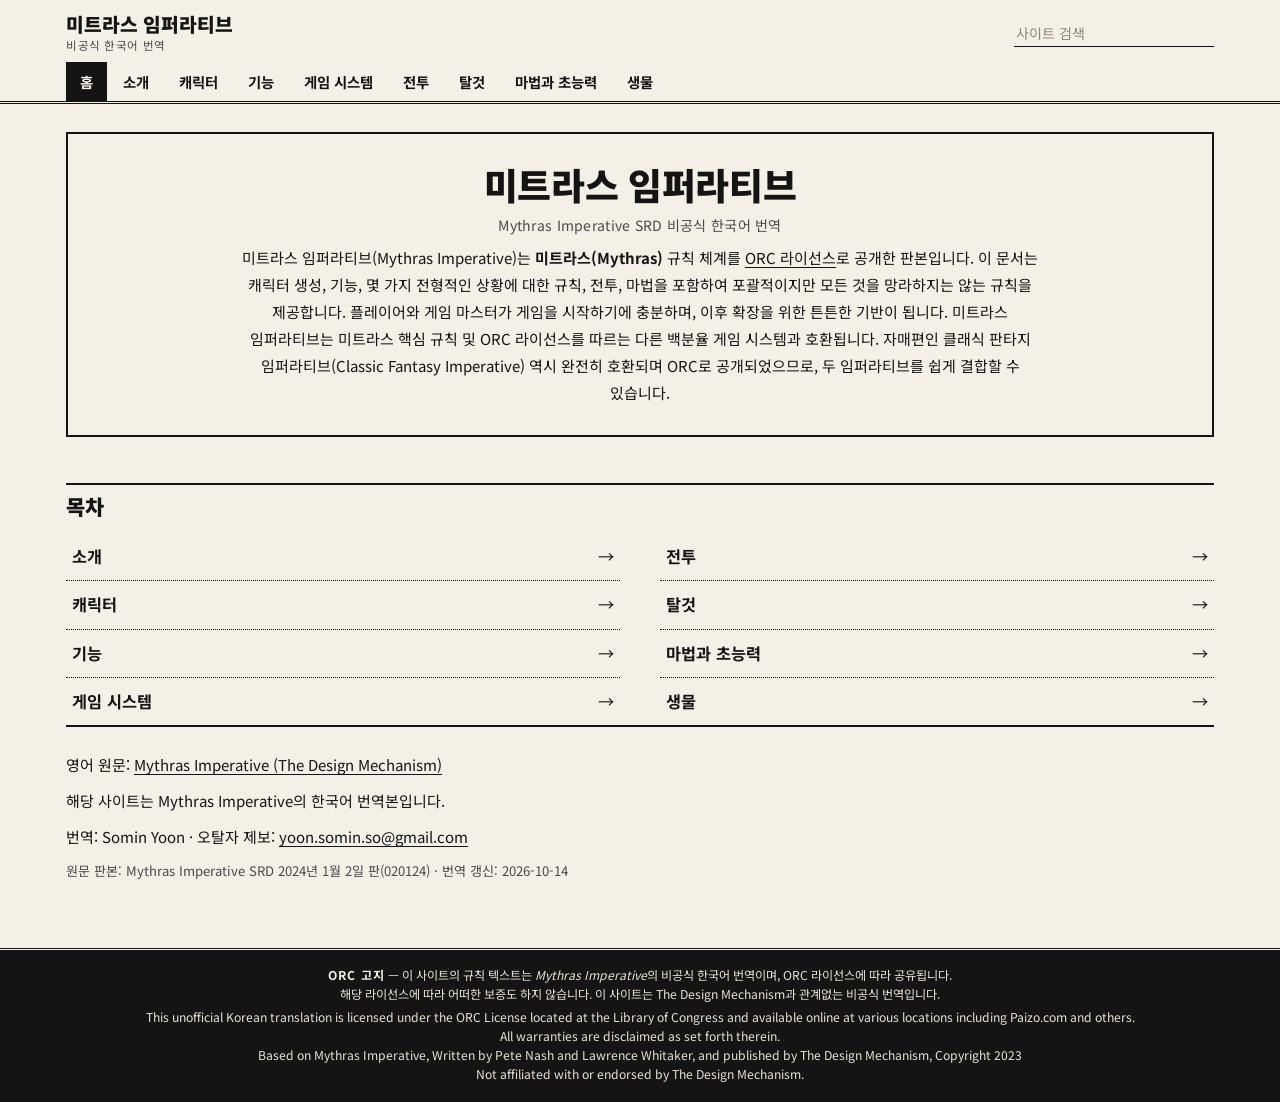
<file: index.html>
<!doctype html>
<html lang="ko"><head><meta charset="utf-8">
<meta name="viewport" content="width=device-width, initial-scale=1">
<meta name="description" content="ORC 라이선스로 공개된 d100 롤플레잉 게임 규칙 Mythras Imperative SRD의 비공식 한국어 번역.">
<meta property="og:type" content="website"><meta property="og:site_name" content="미트라스 임퍼라티브 비공식 한국어 번역">
<meta property="og:title" content="미트라스 임퍼라티브 비공식 한국어 번역"><meta property="og:description" content="ORC 라이선스로 공개된 d100 롤플레잉 게임 규칙 Mythras Imperative SRD의 비공식 한국어 번역."><meta property="og:url" content="https://yoonsominso.github.io/mythras-imperative-ko/">
<title>미트라스 임퍼라티브 비공식 한국어 번역</title>
<link rel="preconnect" href="https://fonts.googleapis.com"><link rel="preconnect" href="https://fonts.gstatic.com" crossorigin>
<link href="https://fonts.googleapis.com/css2?family=Noto+Sans+KR:wght@400;700;900&display=swap" rel="stylesheet">
<link rel="stylesheet" href="style.css?v=7547a2e1"></head>
<body>
<header class="banner"><div class="wrap bar">
<a class="brand" href="index.html">미트라스 임퍼라티브<small>비공식 한국어 번역</small></a>
<form class="search" action="search.html"><input name="q" type="search" placeholder="사이트 검색" aria-label="사이트 검색"></form>
<button class="menu-btn" aria-label="메뉴" aria-expanded="false">메뉴</button>
</div>
<nav class="topnav"><div class="wrap"><ul><li class="on"><a href="index.html">홈</a></li><li><a href="intro.html">소개</a><ul><li><a href="intro.html#ORC-라이선스">ORC 라이선스</a></li><li><a href="intro.html#ORC-고지">ORC 고지</a></li><li><a href="intro.html#간소화">간소화</a></li><li><a href="intro.html#수치와-결과의-올림">수치와 결과의 올림</a></li><li><a href="intro.html#사용하는-주사위">사용하는 주사위</a></li></ul></li><li><a href="character.html">캐릭터</a><ul><li><a href="character.html#1단계-캐릭터-콘셉트">1단계: 캐릭터 콘셉트</a></li><li><a href="character.html#2단계-특성치">2단계: 특성치</a></li><li><a href="character.html#3단계-파생치">3단계: 파생치</a></li><li><a href="character.html#4단계-기능">4단계: 기능</a></li><li><a href="character.html#5단계-문화">5단계: 문화</a></li><li><a href="character.html#6단계-직업">6단계: 직업</a></li><li><a href="character.html#7단계-보너스-기능-점수">7단계: 보너스 기능 점수</a></li><li><a href="character.html#8단계-열정">8단계: 열정</a></li><li><a href="character.html#9단계-장비">9단계: 장비</a></li></ul></li><li><a href="skills.html">기능</a><ul><li><a href="skills.html#기능의-작동-방식">기능의 작동 방식</a></li></ul></li><li><a href="system.html">게임 시스템</a><ul><li><a href="system.html#질식">질식</a></li><li><a href="system.html#캐릭터-향상">캐릭터 향상</a></li><li><a href="system.html#질병과-독">질병과 독</a></li><li><a href="system.html#추락">추락</a></li><li><a href="system.html#피로">피로</a></li><li><a href="system.html#화재">화재</a></li><li><a href="system.html#게임-시간">게임 시간</a></li><li><a href="system.html#명중-부위">명중 부위</a></li><li><a href="system.html#부상-치유">부상 치유</a></li><li><a href="system.html#무생물">무생물</a></li><li><a href="system.html#행운점">행운점</a></li></ul></li><li><a href="combat.html">전투</a><ul><li><a href="combat.html#전투-양식-2">전투 양식</a></li><li><a href="combat.html#전투-진행하기">전투 진행하기</a></li><li><a href="combat.html#화기">화기</a></li><li><a href="combat.html#전투-라운드와-우선권">전투 라운드와 우선권</a></li><li><a href="combat.html#전투-행동-2">전투 행동</a></li><li><a href="combat.html#이동-2">이동</a></li><li><a href="combat.html#전투의-진행-방식">전투의 진행 방식</a></li><li><a href="combat.html#특수-효과-2">특수 효과</a></li><li><a href="combat.html#근접전">근접전</a></li><li><a href="combat.html#원거리-전투">원거리 전투</a></li><li><a href="combat.html#무기와-방어구">무기와 방어구</a></li></ul></li><li><a href="vehicles.html">탈것</a><ul><li><a href="vehicles.html#능력치">능력치</a></li><li><a href="vehicles.html#선체와-구조">선체와 구조</a></li><li><a href="vehicles.html#속도">속도</a></li><li><a href="vehicles.html#장치">장치</a></li><li><a href="vehicles.html#특성">특성</a></li><li><a href="vehicles.html#조종성과-기동">조종성과 기동</a></li><li><a href="vehicles.html#보호막">보호막</a></li><li><a href="vehicles.html#무기">무기</a></li><li><a href="vehicles.html#탈것-예시">탈것 예시</a></li></ul></li><li><a href="magic.html">마법과 초능력</a><ul><li><a href="magic.html#초능력의-작동-방식">초능력의 작동 방식</a></li><li><a href="magic.html#시작-초능력과-새-초능력-배우기">시작 초능력과 새 초능력 배우기</a></li><li><a href="magic.html#마법">마법</a></li><li><a href="magic.html#초능력">초능력</a></li></ul></li><li><a href="creatures.html">생물</a><ul><li><a href="creatures.html#생물-예시">생물 예시</a></li><li><a href="creatures.html#생물-능력">생물 능력</a></li></ul></li></ul></div></nav>
</header>
<div class="wrap layout home"><main id="main"><section class="hero"><h1>미트라스 임퍼라티브<span>Mythras Imperative SRD 비공식 한국어 번역</span></h1>
<p>미트라스 임퍼라티브(Mythras Imperative)는 <strong>미트라스(Mythras)</strong> 규칙 체계를 <a href="https://paizo.com/orclicense">ORC 라이선스</a>로 공개한 판본입니다. 이 문서는 캐릭터 생성, 기능, 몇 가지 전형적인 상황에 대한 규칙, 전투, 마법을 포함하여 포괄적이지만 모든 것을 망라하지는 않는 규칙을 제공합니다. 플레이어와 게임 마스터가 게임을 시작하기에 충분하며, 이후 확장을 위한 튼튼한 기반이 됩니다. 미트라스 임퍼라티브는 미트라스 핵심 규칙 및 ORC 라이선스를 따르는 다른 백분율 게임 시스템과 호환됩니다. 자매편인 클래식 판타지 임퍼라티브(Classic Fantasy Imperative) 역시 완전히 호환되며 ORC로 공개되었으므로, 두 임퍼라티브를 쉽게 결합할 수 있습니다.</p></section>
<h2>목차</h2><ol class="chapters"><li><a href="intro.html">소개</a></li><li><a href="character.html">캐릭터</a></li><li><a href="skills.html">기능</a></li><li><a href="system.html">게임 시스템</a></li><li><a href="combat.html">전투</a></li><li><a href="vehicles.html">탈것</a></li><li><a href="magic.html">마법과 초능력</a></li><li><a href="creatures.html">생물</a></li></ol>
<p class="origin">영어 원문: <a href="https://thedesignmechanism.com/mythras-imperative/">Mythras Imperative (The Design Mechanism)</a></p>
<p>해당 사이트는 Mythras Imperative의 한국어 번역본입니다.</p>
<p>번역: Somin Yoon · 오탈자 제보: <a href="mailto:yoon.somin.so@gmail.com">yoon.somin.so@gmail.com</a></p>
<p class="meta">원문 판본: Mythras Imperative SRD 2024년 1월 2일 판(020124) · 번역 갱신: 2026-10-14</p></main></div>
<footer><div class="wrap">
<p><strong>ORC 고지</strong> — 이 사이트의 규칙 텍스트는 <cite>Mythras Imperative</cite>의 비공식 한국어 번역이며, ORC 라이선스에 따라 공유됩니다.<br>
해당 라이선스에 따라 어떠한 보증도 하지 않습니다. 이 사이트는 The Design Mechanism과 관계없는 비공식 번역입니다.</p>
<p lang="en">This unofficial Korean translation is licensed under the ORC License located at the Library of Congress and available online at various locations including Paizo.com and others.<br>
All warranties are disclaimed as set forth therein.<br>
Based on Mythras Imperative, Written by Pete Nash and Lawrence Whitaker, and published by The Design Mechanism, Copyright 2023<br>
Not affiliated with or endorsed by The Design Mechanism.</p>
</div></footer>
<script src="site.js?v=7547a2e1"></script>
</body></html>
</file>
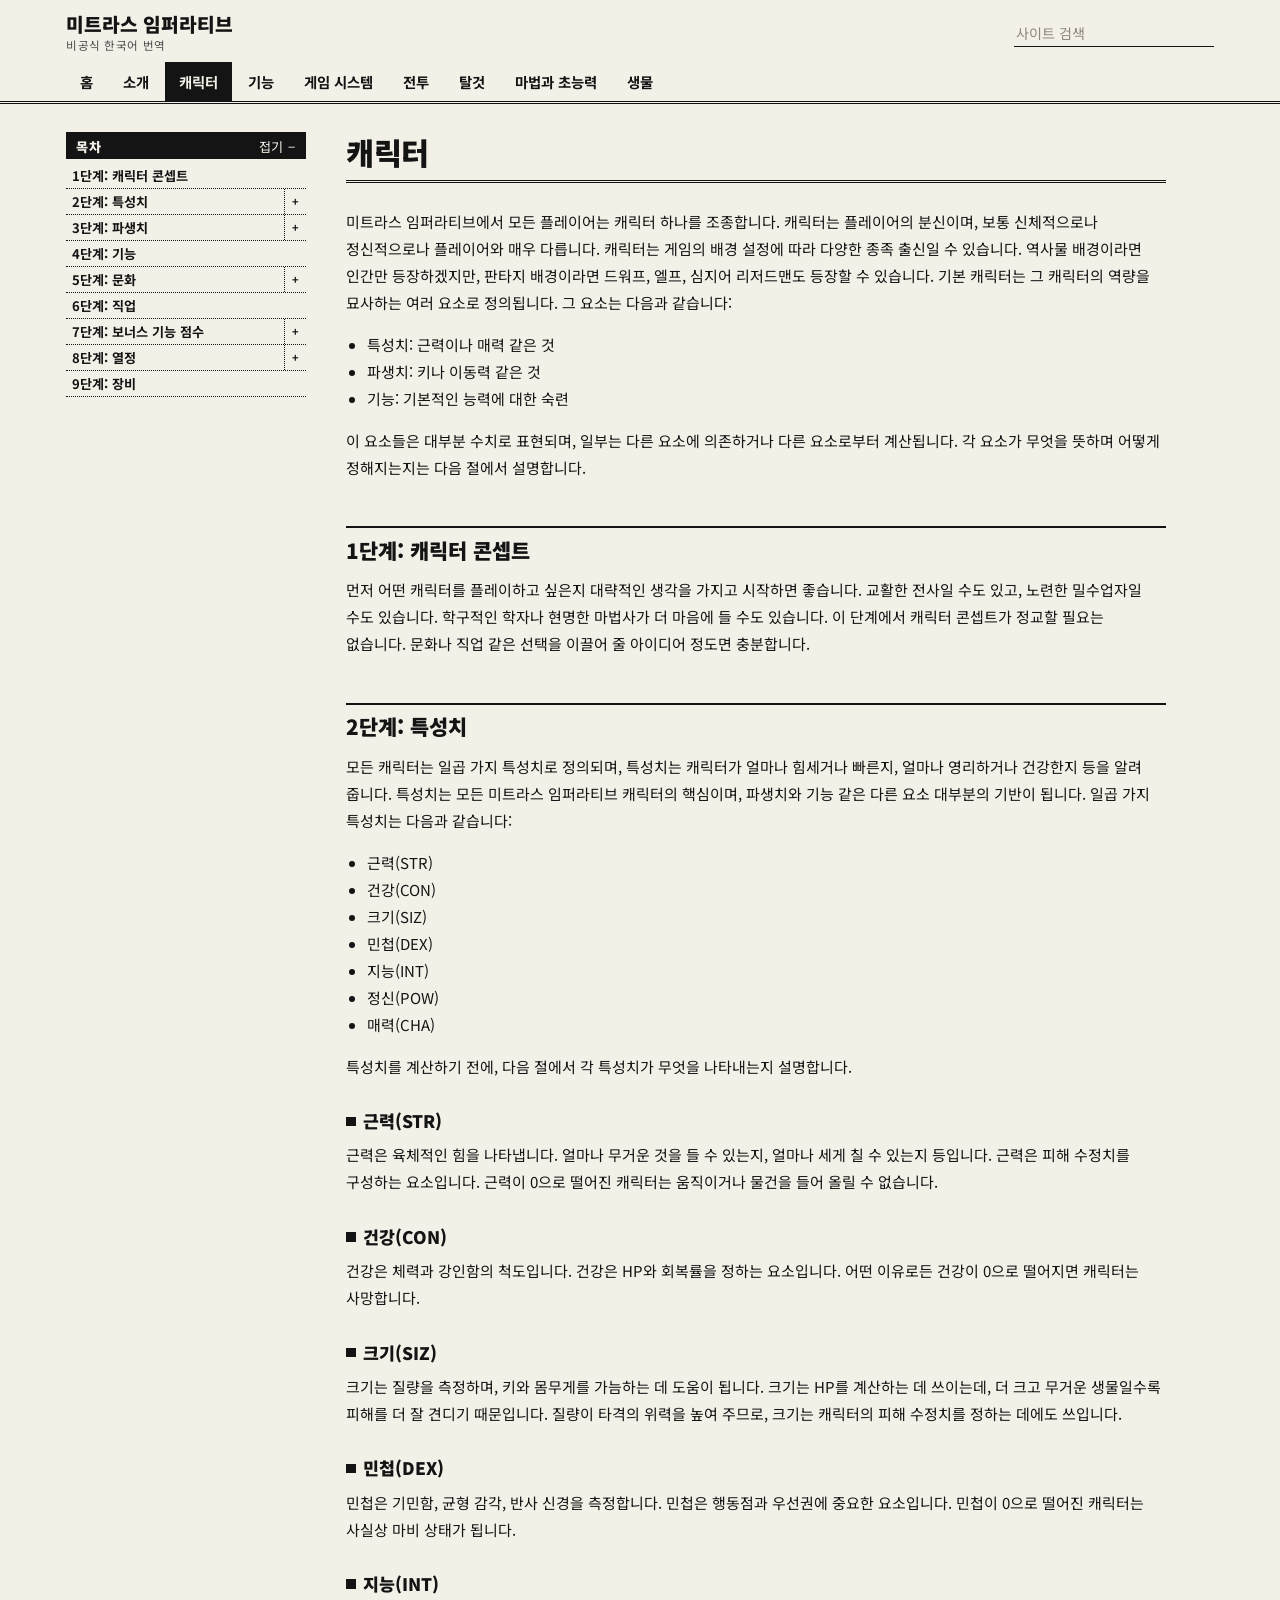
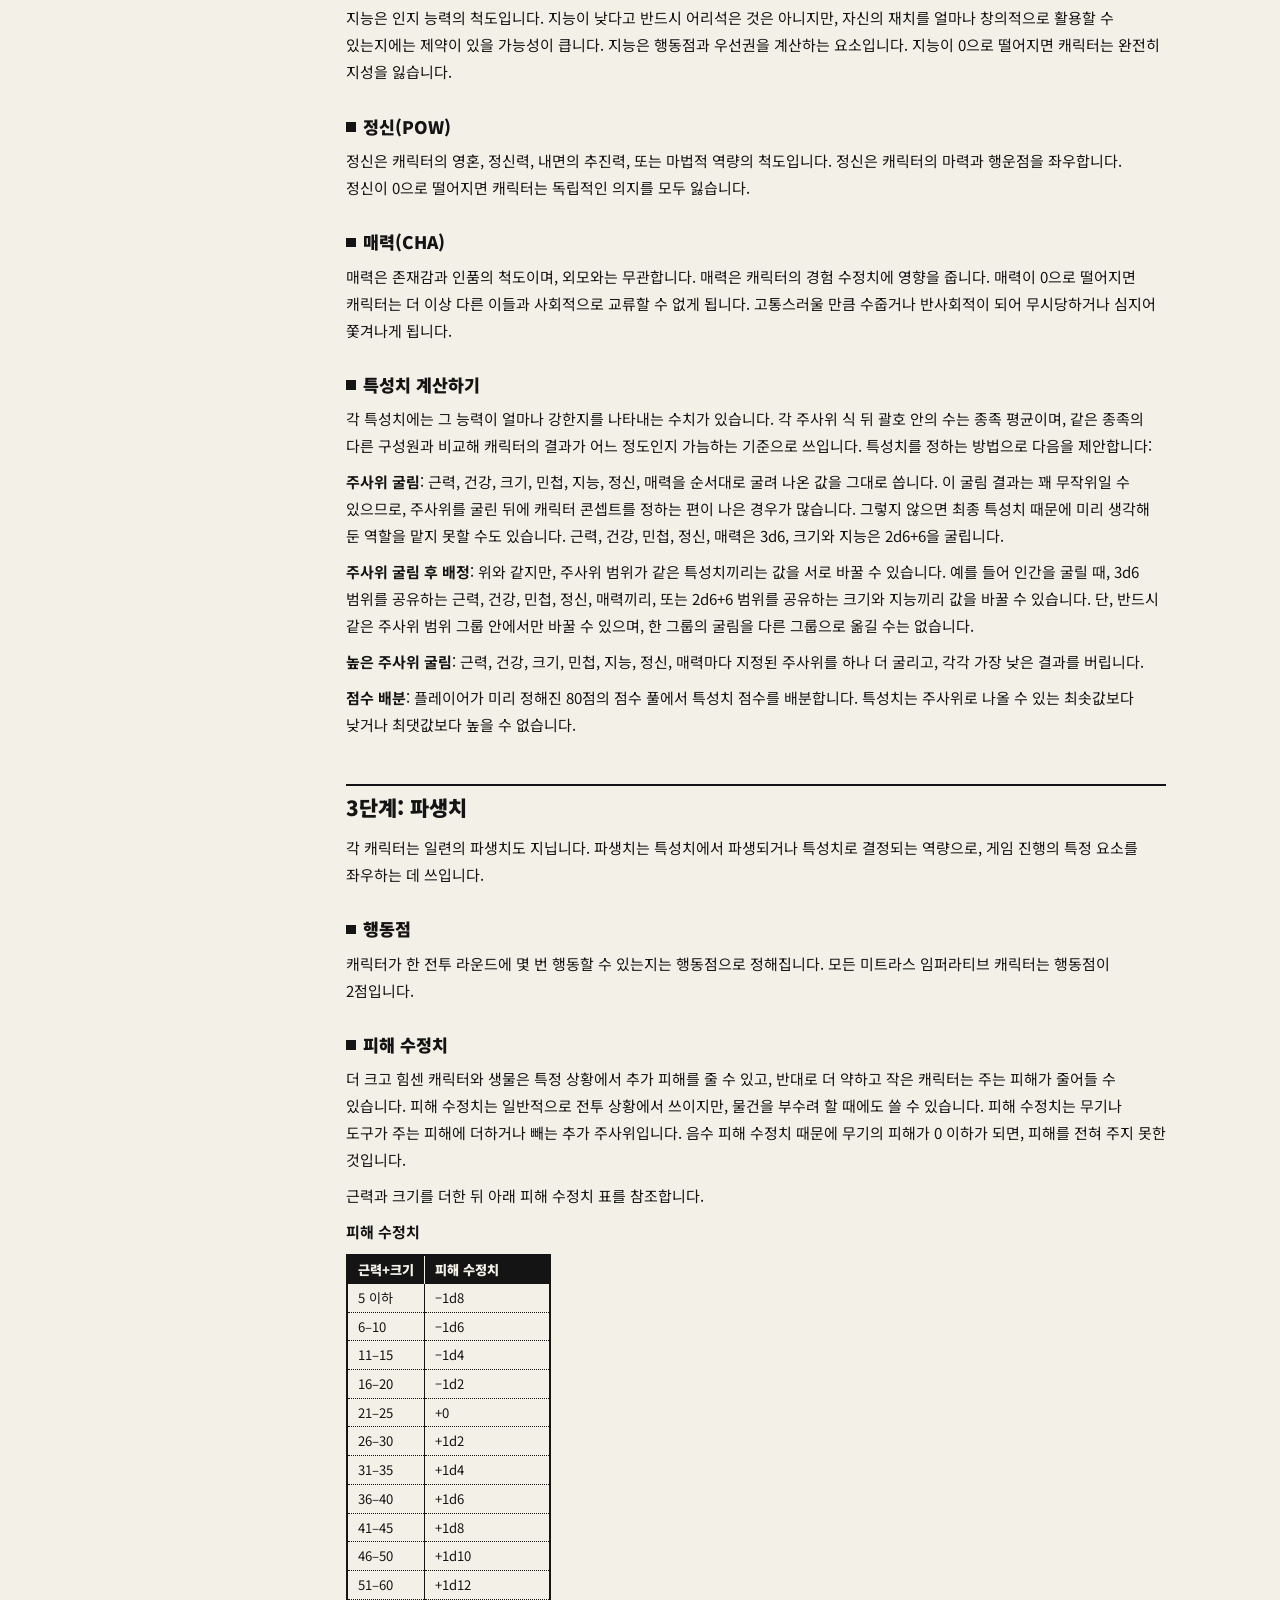
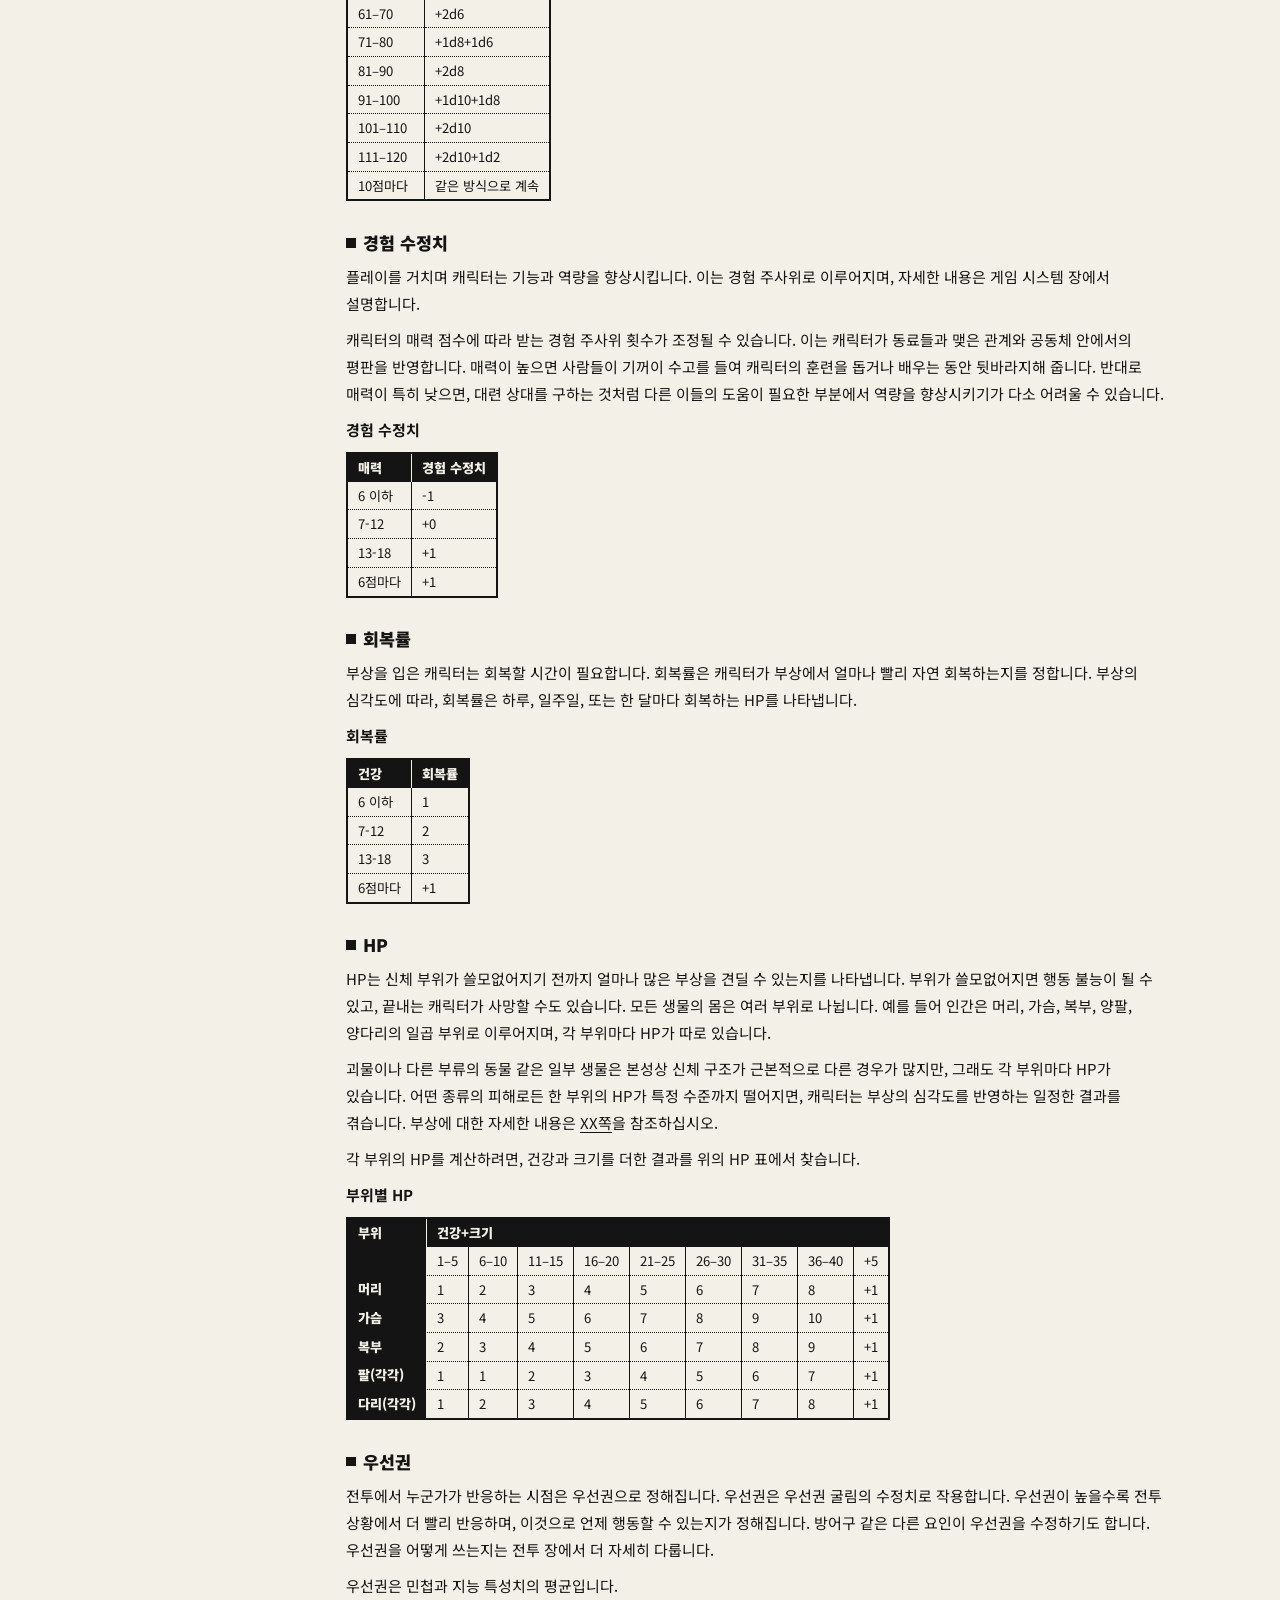
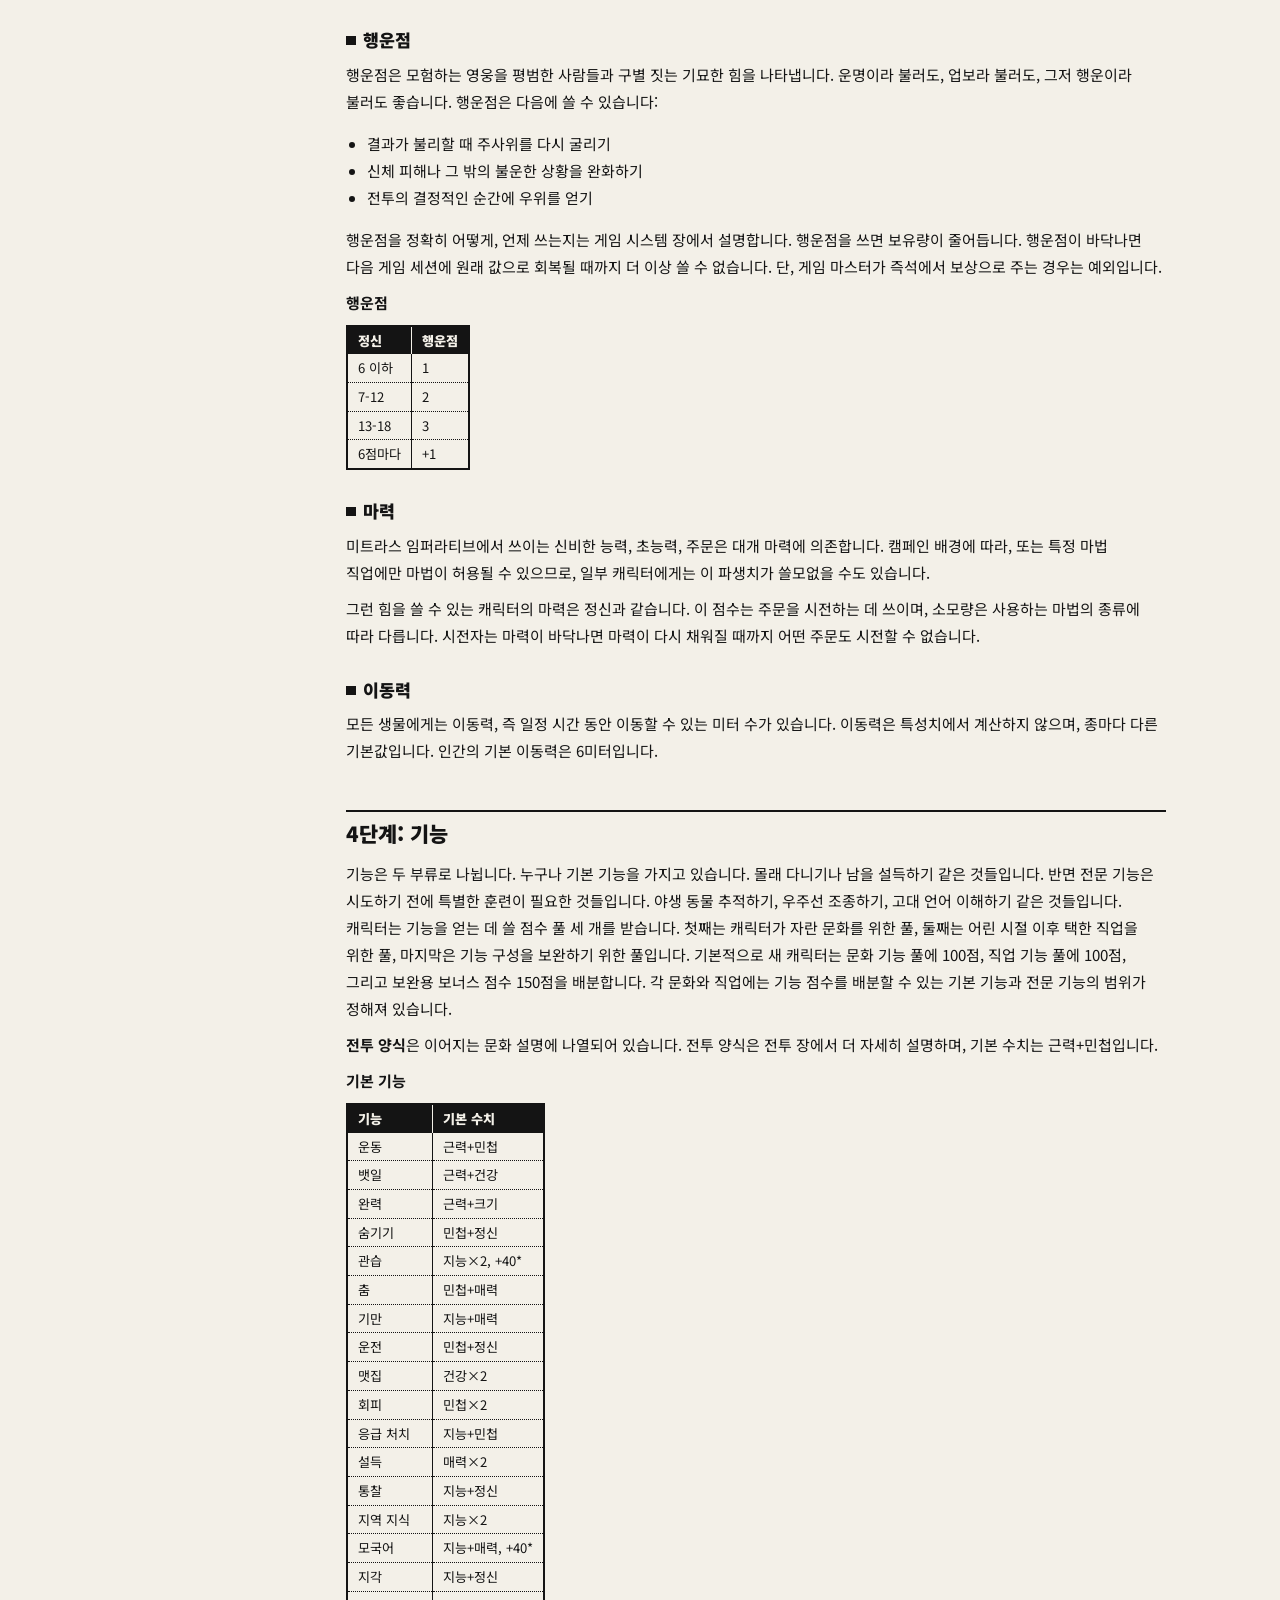
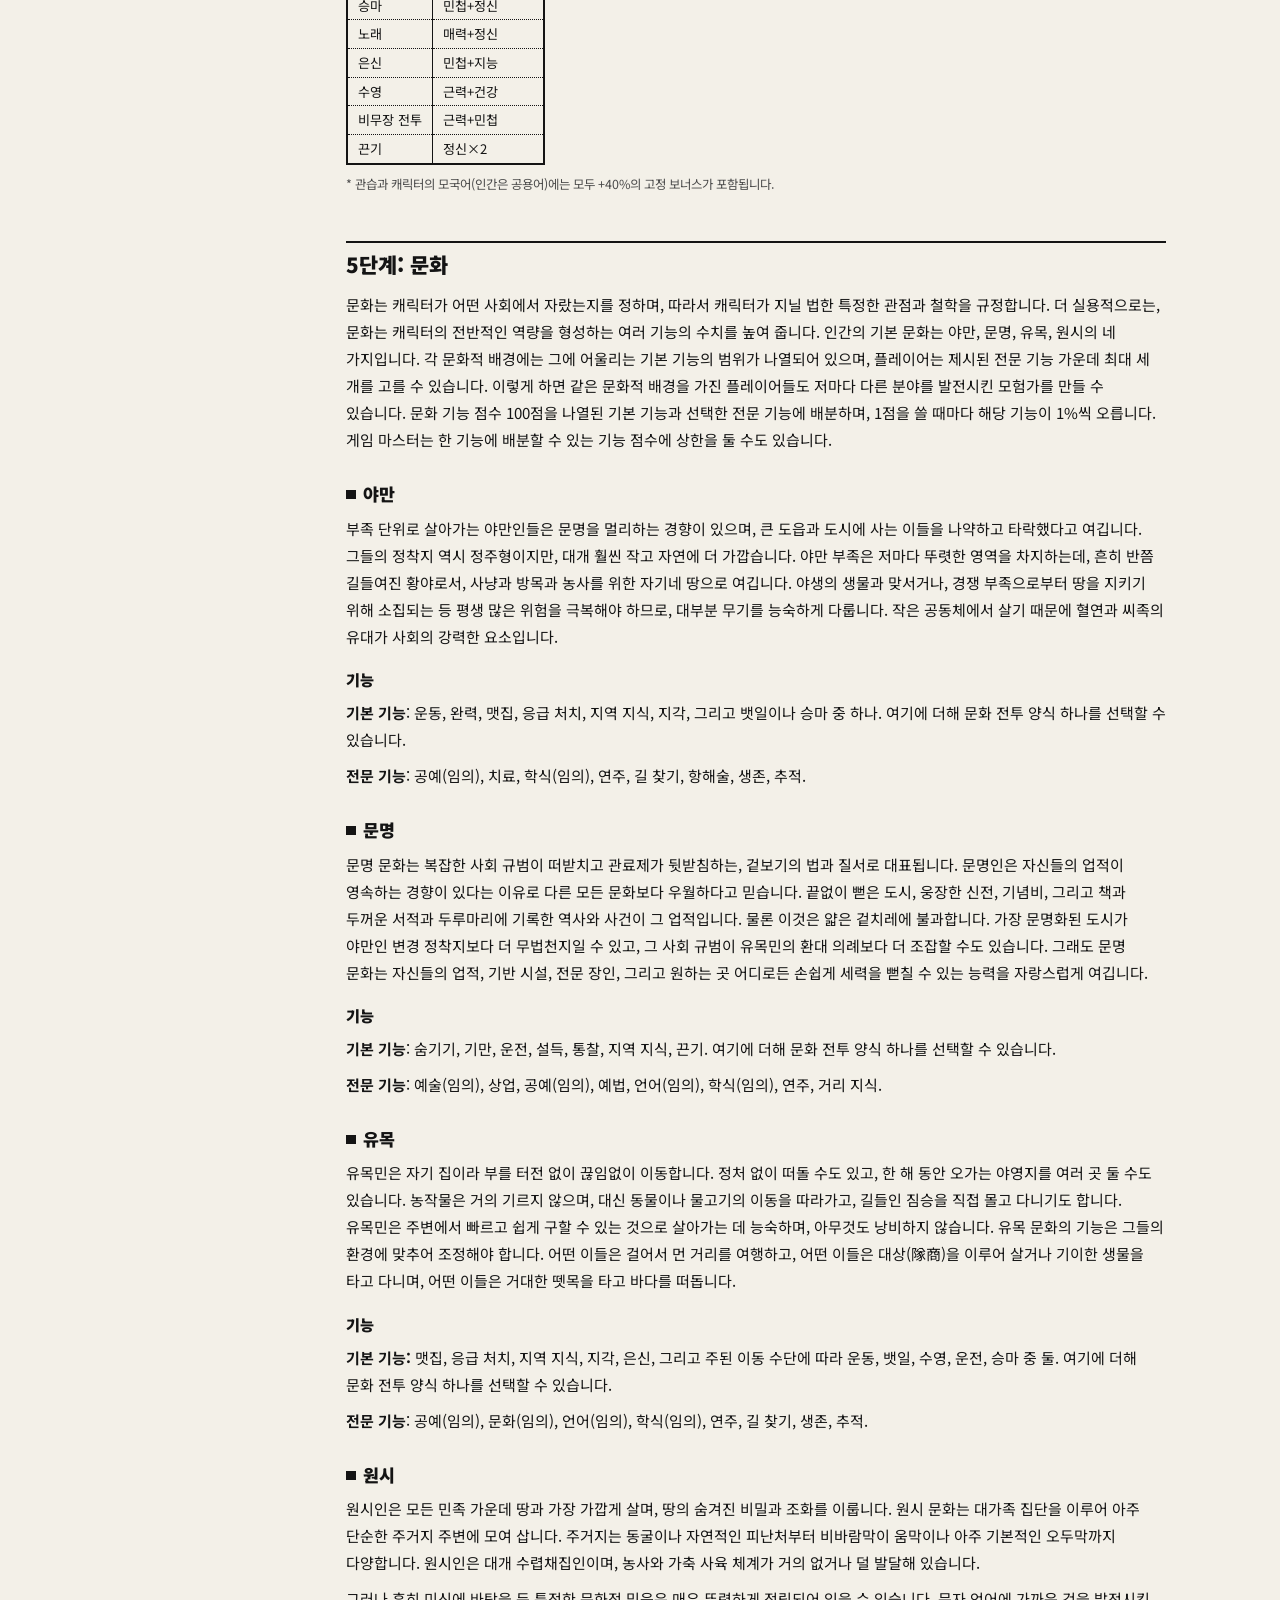
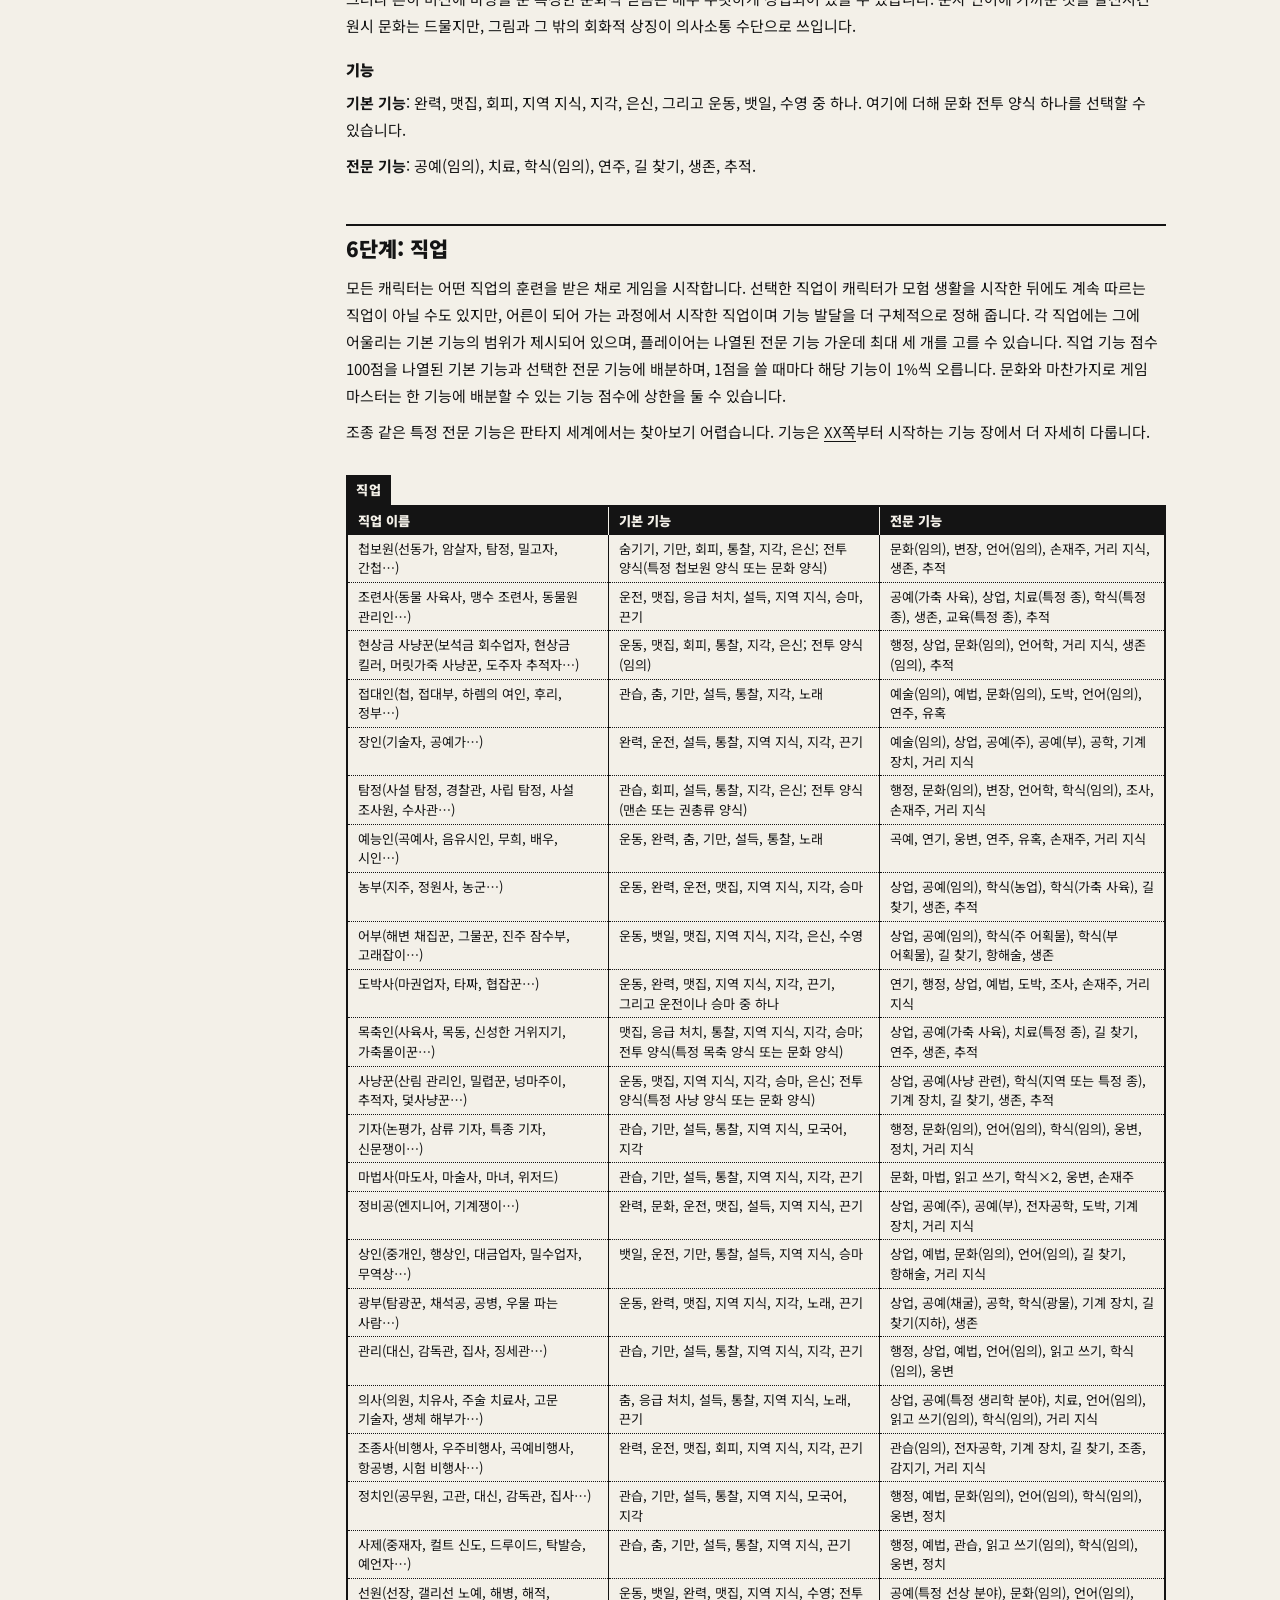
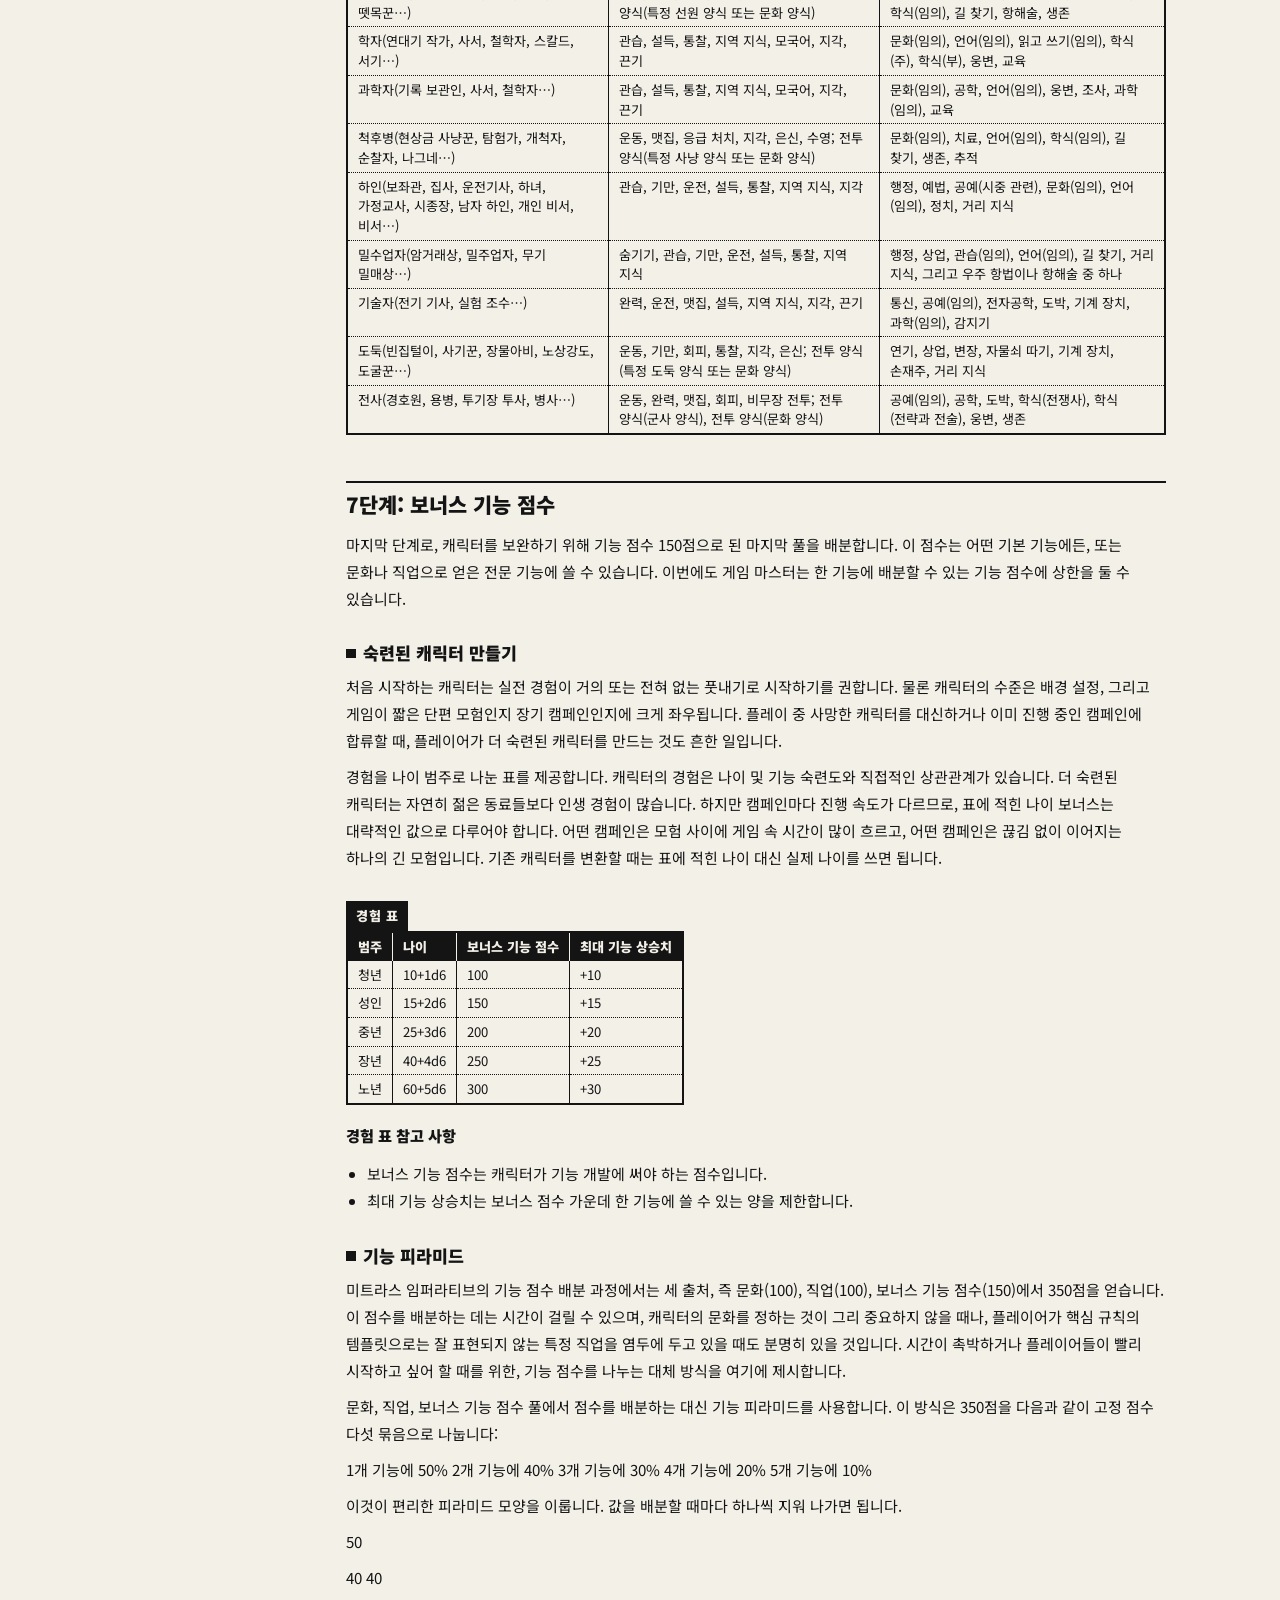
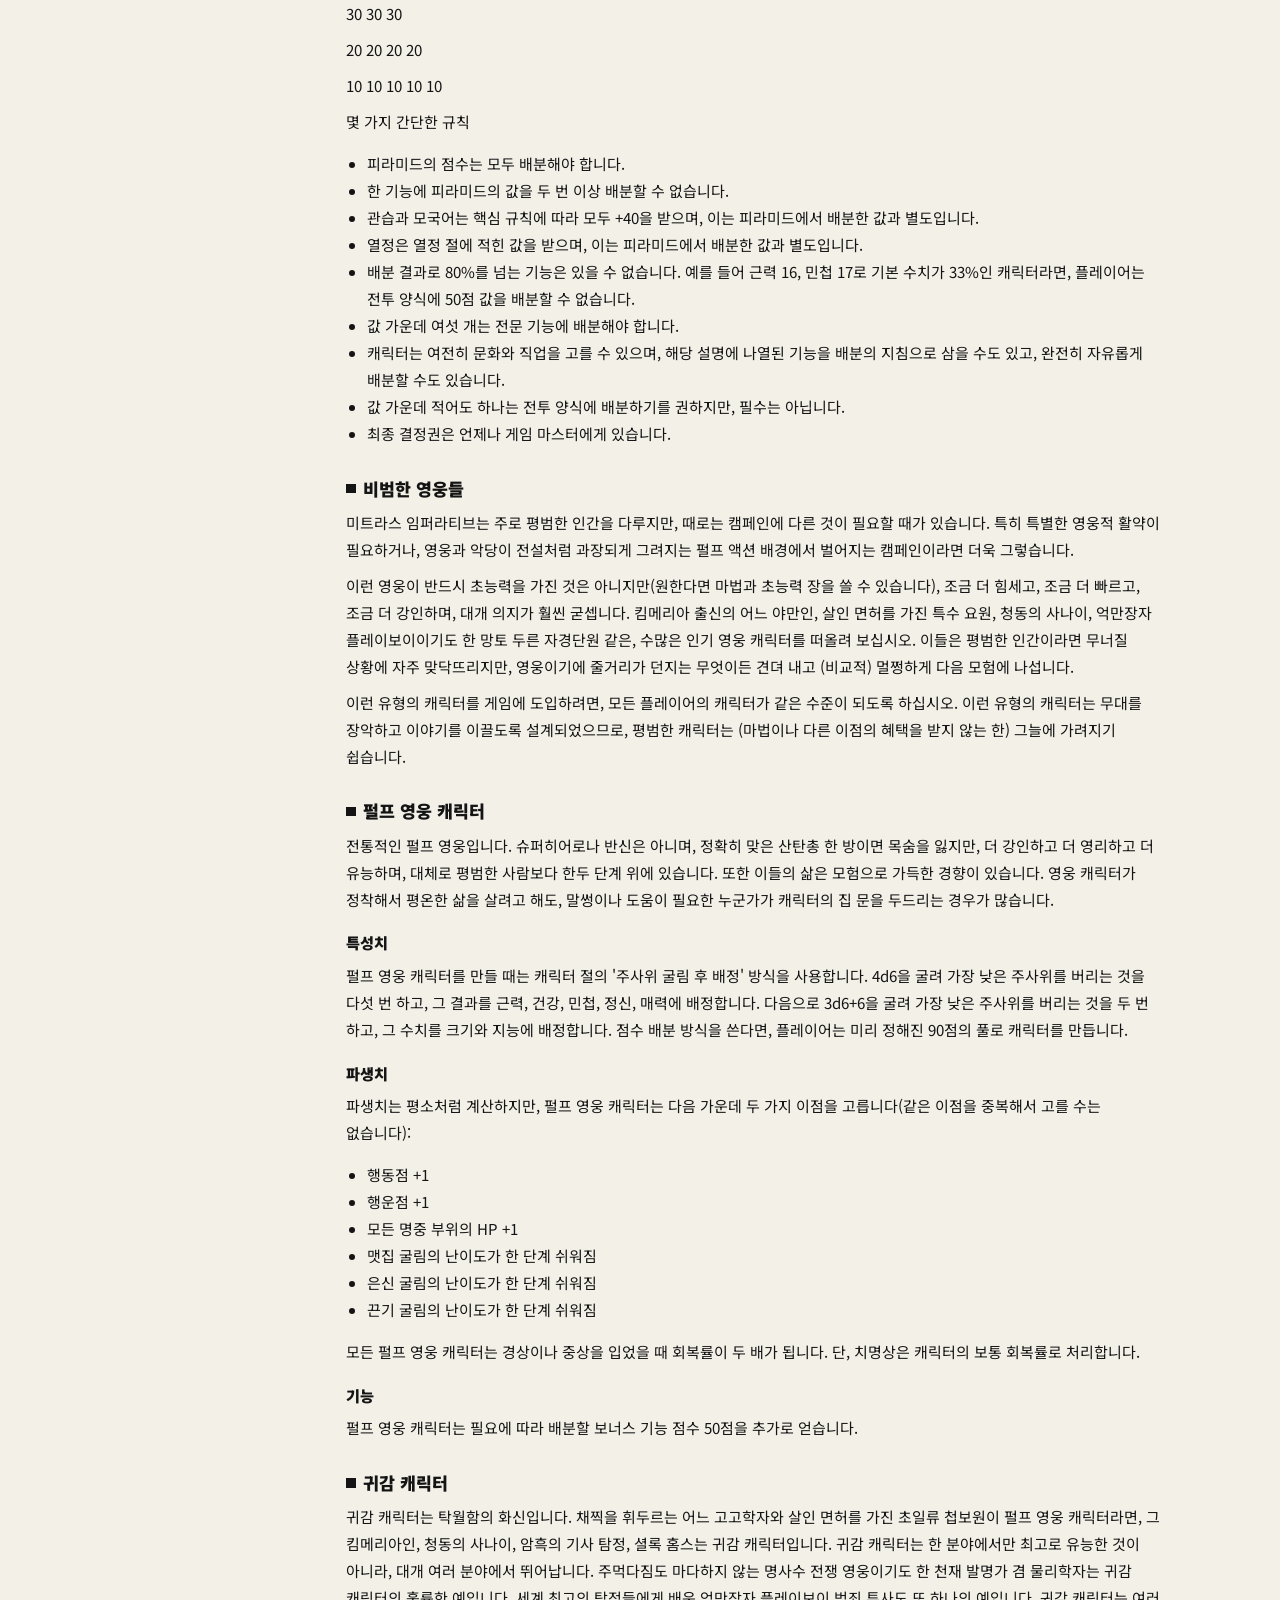
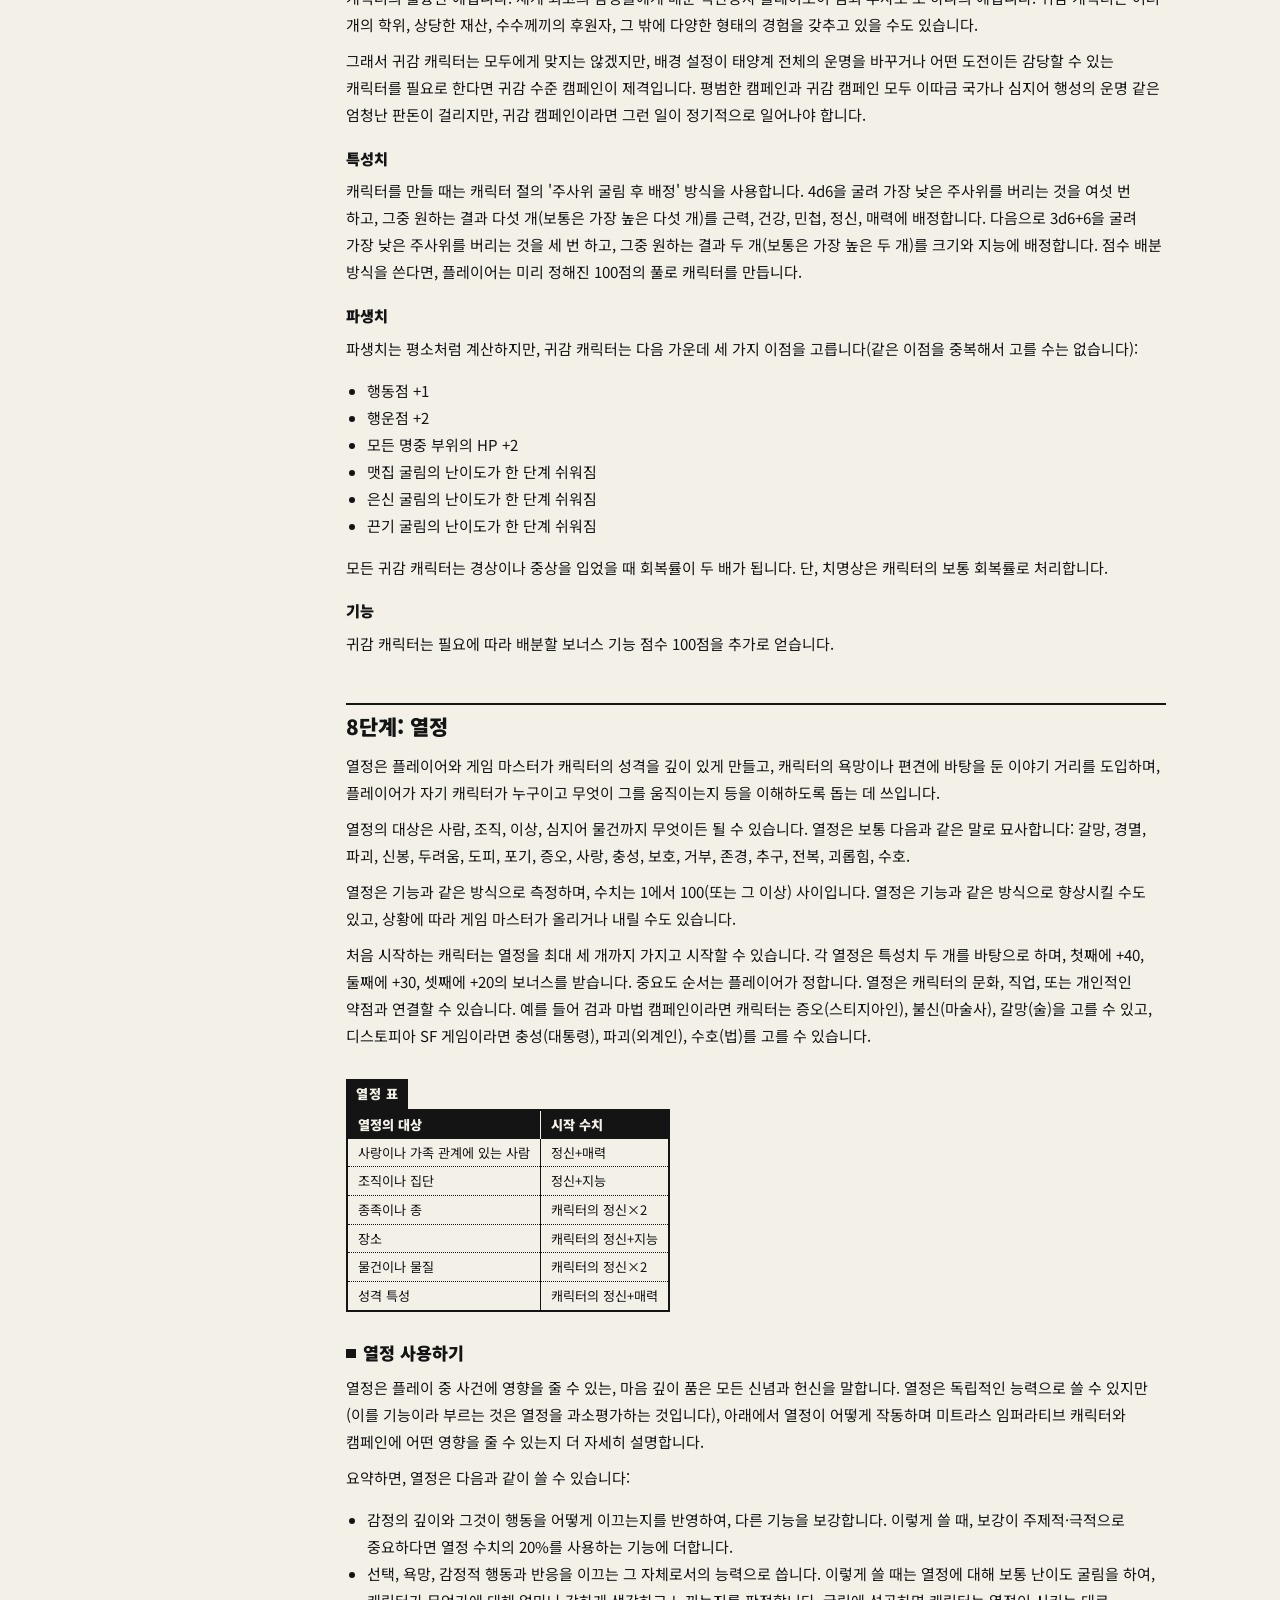
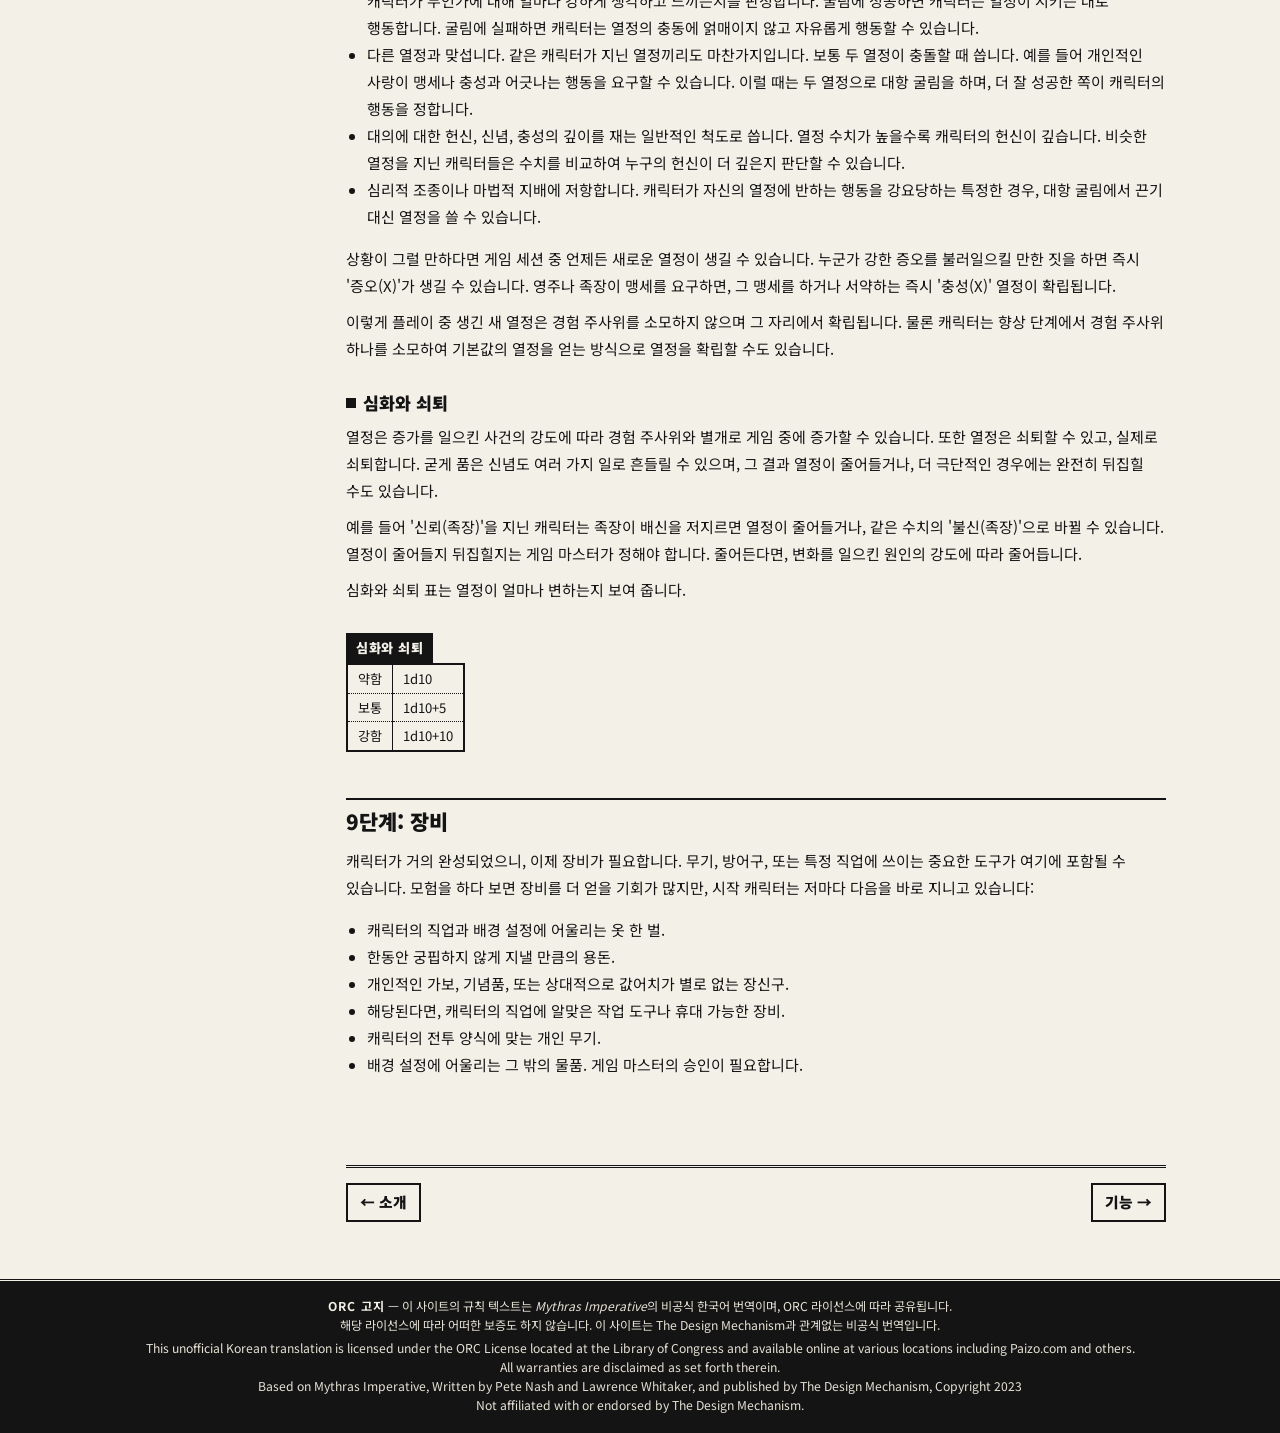
<file: character.html>
<!doctype html>
<html lang="ko"><head><meta charset="utf-8">
<meta name="viewport" content="width=device-width, initial-scale=1">
<meta name="description" content="ORC 라이선스로 공개된 d100 롤플레잉 게임 규칙 Mythras Imperative SRD의 비공식 한국어 번역.">
<meta property="og:type" content="website"><meta property="og:site_name" content="미트라스 임퍼라티브 비공식 한국어 번역">
<meta property="og:title" content="캐릭터 | 미트라스 임퍼라티브 비공식 한국어 번역"><meta property="og:description" content="ORC 라이선스로 공개된 d100 롤플레잉 게임 규칙 Mythras Imperative SRD의 비공식 한국어 번역."><meta property="og:url" content="https://yoonsominso.github.io/mythras-imperative-ko/character.html">
<title>캐릭터 | 미트라스 임퍼라티브 비공식 한국어 번역</title>
<link rel="preconnect" href="https://fonts.googleapis.com"><link rel="preconnect" href="https://fonts.gstatic.com" crossorigin>
<link href="https://fonts.googleapis.com/css2?family=Noto+Sans+KR:wght@400;700;900&display=swap" rel="stylesheet">
<link rel="stylesheet" href="style.css?v=7547a2e1"></head>
<body>
<header class="banner"><div class="wrap bar">
<a class="brand" href="index.html">미트라스 임퍼라티브<small>비공식 한국어 번역</small></a>
<form class="search" action="search.html"><input name="q" type="search" placeholder="사이트 검색" aria-label="사이트 검색"></form>
<button class="menu-btn" aria-label="메뉴" aria-expanded="false">메뉴</button>
</div>
<nav class="topnav"><div class="wrap"><ul><li><a href="index.html">홈</a></li><li><a href="intro.html">소개</a><ul><li><a href="intro.html#ORC-라이선스">ORC 라이선스</a></li><li><a href="intro.html#ORC-고지">ORC 고지</a></li><li><a href="intro.html#간소화">간소화</a></li><li><a href="intro.html#수치와-결과의-올림">수치와 결과의 올림</a></li><li><a href="intro.html#사용하는-주사위">사용하는 주사위</a></li></ul></li><li class="on"><a href="character.html">캐릭터</a><ul><li><a href="character.html#1단계-캐릭터-콘셉트">1단계: 캐릭터 콘셉트</a></li><li><a href="character.html#2단계-특성치">2단계: 특성치</a></li><li><a href="character.html#3단계-파생치">3단계: 파생치</a></li><li><a href="character.html#4단계-기능">4단계: 기능</a></li><li><a href="character.html#5단계-문화">5단계: 문화</a></li><li><a href="character.html#6단계-직업">6단계: 직업</a></li><li><a href="character.html#7단계-보너스-기능-점수">7단계: 보너스 기능 점수</a></li><li><a href="character.html#8단계-열정">8단계: 열정</a></li><li><a href="character.html#9단계-장비">9단계: 장비</a></li></ul></li><li><a href="skills.html">기능</a><ul><li><a href="skills.html#기능의-작동-방식">기능의 작동 방식</a></li></ul></li><li><a href="system.html">게임 시스템</a><ul><li><a href="system.html#질식">질식</a></li><li><a href="system.html#캐릭터-향상">캐릭터 향상</a></li><li><a href="system.html#질병과-독">질병과 독</a></li><li><a href="system.html#추락">추락</a></li><li><a href="system.html#피로">피로</a></li><li><a href="system.html#화재">화재</a></li><li><a href="system.html#게임-시간">게임 시간</a></li><li><a href="system.html#명중-부위">명중 부위</a></li><li><a href="system.html#부상-치유">부상 치유</a></li><li><a href="system.html#무생물">무생물</a></li><li><a href="system.html#행운점">행운점</a></li></ul></li><li><a href="combat.html">전투</a><ul><li><a href="combat.html#전투-양식-2">전투 양식</a></li><li><a href="combat.html#전투-진행하기">전투 진행하기</a></li><li><a href="combat.html#화기">화기</a></li><li><a href="combat.html#전투-라운드와-우선권">전투 라운드와 우선권</a></li><li><a href="combat.html#전투-행동-2">전투 행동</a></li><li><a href="combat.html#이동-2">이동</a></li><li><a href="combat.html#전투의-진행-방식">전투의 진행 방식</a></li><li><a href="combat.html#특수-효과-2">특수 효과</a></li><li><a href="combat.html#근접전">근접전</a></li><li><a href="combat.html#원거리-전투">원거리 전투</a></li><li><a href="combat.html#무기와-방어구">무기와 방어구</a></li></ul></li><li><a href="vehicles.html">탈것</a><ul><li><a href="vehicles.html#능력치">능력치</a></li><li><a href="vehicles.html#선체와-구조">선체와 구조</a></li><li><a href="vehicles.html#속도">속도</a></li><li><a href="vehicles.html#장치">장치</a></li><li><a href="vehicles.html#특성">특성</a></li><li><a href="vehicles.html#조종성과-기동">조종성과 기동</a></li><li><a href="vehicles.html#보호막">보호막</a></li><li><a href="vehicles.html#무기">무기</a></li><li><a href="vehicles.html#탈것-예시">탈것 예시</a></li></ul></li><li><a href="magic.html">마법과 초능력</a><ul><li><a href="magic.html#초능력의-작동-방식">초능력의 작동 방식</a></li><li><a href="magic.html#시작-초능력과-새-초능력-배우기">시작 초능력과 새 초능력 배우기</a></li><li><a href="magic.html#마법">마법</a></li><li><a href="magic.html#초능력">초능력</a></li></ul></li><li><a href="creatures.html">생물</a><ul><li><a href="creatures.html#생물-예시">생물 예시</a></li><li><a href="creatures.html#생물-능력">생물 능력</a></li></ul></li></ul></div></nav>
</header>
<div class="wrap layout has-toc"><aside class="toc"><details open><summary>목차<span class="fold"></span></summary><ul><li class="l2"><div class="row"><a href="#1단계-캐릭터-콘셉트">1단계: 캐릭터 콘셉트</a></div></li><li class="l2 has"><div class="row"><a href="#2단계-특성치">2단계: 특성치</a><button class="tg" aria-label="펼치기" aria-expanded="false"></button></div><ul><li class="l3"><div class="row"><a href="#근력-STR">근력(STR)</a></div></li><li class="l3"><div class="row"><a href="#건강-CON">건강(CON)</a></div></li><li class="l3"><div class="row"><a href="#크기-SIZ">크기(SIZ)</a></div></li><li class="l3"><div class="row"><a href="#민첩-DEX">민첩(DEX)</a></div></li><li class="l3"><div class="row"><a href="#지능-INT">지능(INT)</a></div></li><li class="l3"><div class="row"><a href="#정신-POW">정신(POW)</a></div></li><li class="l3"><div class="row"><a href="#매력-CHA">매력(CHA)</a></div></li><li class="l3"><div class="row"><a href="#특성치-계산하기">특성치 계산하기</a></div></li></ul></li><li class="l2 has"><div class="row"><a href="#3단계-파생치">3단계: 파생치</a><button class="tg" aria-label="펼치기" aria-expanded="false"></button></div><ul><li class="l3"><div class="row"><a href="#행동점">행동점</a></div></li><li class="l3"><div class="row"><a href="#피해-수정치">피해 수정치</a></div></li><li class="l3"><div class="row"><a href="#경험-수정치">경험 수정치</a></div></li><li class="l3"><div class="row"><a href="#회복률">회복률</a></div></li><li class="l3"><div class="row"><a href="#HP">HP</a></div></li><li class="l3"><div class="row"><a href="#우선권">우선권</a></div></li><li class="l3"><div class="row"><a href="#행운점">행운점</a></div></li><li class="l3"><div class="row"><a href="#마력">마력</a></div></li><li class="l3"><div class="row"><a href="#이동력">이동력</a></div></li></ul></li><li class="l2"><div class="row"><a href="#4단계-기능">4단계: 기능</a></div></li><li class="l2 has"><div class="row"><a href="#5단계-문화">5단계: 문화</a><button class="tg" aria-label="펼치기" aria-expanded="false"></button></div><ul><li class="l3 has"><div class="row"><a href="#야만">야만</a><button class="tg" aria-label="펼치기" aria-expanded="false"></button></div><ul><li class="l4"><div class="row"><a href="#기능">기능</a></div></li></ul></li><li class="l3 has"><div class="row"><a href="#문명">문명</a><button class="tg" aria-label="펼치기" aria-expanded="false"></button></div><ul><li class="l4"><div class="row"><a href="#기능-2">기능</a></div></li></ul></li><li class="l3 has"><div class="row"><a href="#유목">유목</a><button class="tg" aria-label="펼치기" aria-expanded="false"></button></div><ul><li class="l4"><div class="row"><a href="#기능-3">기능</a></div></li></ul></li><li class="l3 has"><div class="row"><a href="#원시">원시</a><button class="tg" aria-label="펼치기" aria-expanded="false"></button></div><ul><li class="l4"><div class="row"><a href="#기능-4">기능</a></div></li></ul></li></ul></li><li class="l2"><div class="row"><a href="#6단계-직업">6단계: 직업</a></div></li><li class="l2 has"><div class="row"><a href="#7단계-보너스-기능-점수">7단계: 보너스 기능 점수</a><button class="tg" aria-label="펼치기" aria-expanded="false"></button></div><ul><li class="l3 has"><div class="row"><a href="#숙련된-캐릭터-만들기">숙련된 캐릭터 만들기</a><button class="tg" aria-label="펼치기" aria-expanded="false"></button></div><ul><li class="l4"><div class="row"><a href="#경험-표-참고-사항">경험 표 참고 사항</a></div></li></ul></li><li class="l3"><div class="row"><a href="#기능-피라미드">기능 피라미드</a></div></li><li class="l3"><div class="row"><a href="#비범한-영웅들">비범한 영웅들</a></div></li><li class="l3 has"><div class="row"><a href="#펄프-영웅-캐릭터">펄프 영웅 캐릭터</a><button class="tg" aria-label="펼치기" aria-expanded="false"></button></div><ul><li class="l4"><div class="row"><a href="#특성치">특성치</a></div></li><li class="l4"><div class="row"><a href="#파생치">파생치</a></div></li><li class="l4"><div class="row"><a href="#기능-5">기능</a></div></li></ul></li><li class="l3 has"><div class="row"><a href="#귀감-캐릭터">귀감 캐릭터</a><button class="tg" aria-label="펼치기" aria-expanded="false"></button></div><ul><li class="l4"><div class="row"><a href="#특성치-2">특성치</a></div></li><li class="l4"><div class="row"><a href="#파생치-2">파생치</a></div></li><li class="l4"><div class="row"><a href="#기능-6">기능</a></div></li></ul></li></ul></li><li class="l2 has"><div class="row"><a href="#8단계-열정">8단계: 열정</a><button class="tg" aria-label="펼치기" aria-expanded="false"></button></div><ul><li class="l3"><div class="row"><a href="#열정-사용하기">열정 사용하기</a></div></li><li class="l3"><div class="row"><a href="#심화와-쇠퇴">심화와 쇠퇴</a></div></li></ul></li><li class="l2"><div class="row"><a href="#9단계-장비">9단계: 장비</a></div></li></ul></details></aside><main id="main"><h1>캐릭터</h1>
<p>미트라스 임퍼라티브에서 모든 플레이어는 캐릭터 하나를 조종합니다. 캐릭터는 플레이어의 분신이며, 보통 신체적으로나 정신적으로나 플레이어와 매우 다릅니다. 캐릭터는 게임의 배경 설정에 따라 다양한 종족 출신일 수 있습니다. 역사물 배경이라면 인간만 등장하겠지만, 판타지 배경이라면 드워프, 엘프, 심지어 리저드맨도 등장할 수 있습니다. 기본 캐릭터는 그 캐릭터의 역량을 묘사하는 여러 요소로 정의됩니다. 그 요소는 다음과 같습니다:</p>
<ul>
<li>특성치: 근력이나 매력 같은 것</li>
<li>파생치: 키나 이동력 같은 것</li>
<li>기능: 기본적인 능력에 대한 숙련</li>
</ul>
<p>이 요소들은 대부분 수치로 표현되며, 일부는 다른 요소에 의존하거나 다른 요소로부터 계산됩니다. 각 요소가 무엇을 뜻하며 어떻게 정해지는지는 다음 절에서 설명합니다.</p>
<h2 id="1단계-캐릭터-콘셉트">1단계: 캐릭터 콘셉트</h2>
<p>먼저 어떤 캐릭터를 플레이하고 싶은지 대략적인 생각을 가지고 시작하면 좋습니다. 교활한 전사일 수도 있고, 노련한 밀수업자일 수도 있습니다. 학구적인 학자나 현명한 마법사가 더 마음에 들 수도 있습니다. 이 단계에서 캐릭터 콘셉트가 정교할 필요는 없습니다. 문화나 직업 같은 선택을 이끌어 줄 아이디어 정도면 충분합니다.</p>
<h2 id="2단계-특성치">2단계: 특성치</h2>
<p>모든 캐릭터는 일곱 가지 특성치로 정의되며, 특성치는 캐릭터가 얼마나 힘세거나 빠른지, 얼마나 영리하거나 건강한지 등을 알려 줍니다. 특성치는 모든 미트라스 임퍼라티브 캐릭터의 핵심이며, 파생치와 기능 같은 다른 요소 대부분의 기반이 됩니다. 일곱 가지 특성치는 다음과 같습니다:</p>
<ul>
<li>근력(STR)</li>
<li>건강(CON)</li>
<li>크기(SIZ)</li>
<li>민첩(DEX)</li>
<li>지능(INT)</li>
<li>정신(POW)</li>
<li>매력(CHA)</li>
</ul>
<p>특성치를 계산하기 전에, 다음 절에서 각 특성치가 무엇을 나타내는지 설명합니다.</p>
<h3 id="근력-STR">근력(STR)</h3>
<p>근력은 육체적인 힘을 나타냅니다. 얼마나 무거운 것을 들 수 있는지, 얼마나 세게 칠 수 있는지 등입니다. 근력은 피해 수정치를 구성하는 요소입니다. 근력이 0으로 떨어진 캐릭터는 움직이거나 물건을 들어 올릴 수 없습니다.</p>
<h3 id="건강-CON">건강(CON)</h3>
<p>건강은 체력과 강인함의 척도입니다. 건강은 HP와 회복률을 정하는 요소입니다. 어떤 이유로든 건강이 0으로 떨어지면 캐릭터는 사망합니다.</p>
<h3 id="크기-SIZ">크기(SIZ)</h3>
<p>크기는 질량을 측정하며, 키와 몸무게를 가늠하는 데 도움이 됩니다. 크기는 HP를 계산하는 데 쓰이는데, 더 크고 무거운 생물일수록 피해를 더 잘 견디기 때문입니다. 질량이 타격의 위력을 높여 주므로, 크기는 캐릭터의 피해 수정치를 정하는 데에도 쓰입니다.</p>
<h3 id="민첩-DEX">민첩(DEX)</h3>
<p>민첩은 기민함, 균형 감각, 반사 신경을 측정합니다. 민첩은 행동점과 우선권에 중요한 요소입니다. 민첩이 0으로 떨어진 캐릭터는 사실상 마비 상태가 됩니다.</p>
<h3 id="지능-INT">지능(INT)</h3>
<p>지능은 인지 능력의 척도입니다. 지능이 낮다고 반드시 어리석은 것은 아니지만, 자신의 재치를 얼마나 창의적으로 활용할 수 있는지에는 제약이 있을 가능성이 큽니다. 지능은 행동점과 우선권을 계산하는 요소입니다. 지능이 0으로 떨어지면 캐릭터는 완전히 지성을 잃습니다.</p>
<h3 id="정신-POW">정신(POW)</h3>
<p>정신은 캐릭터의 영혼, 정신력, 내면의 추진력, 또는 마법적 역량의 척도입니다. 정신은 캐릭터의 마력과 행운점을 좌우합니다. 정신이 0으로 떨어지면 캐릭터는 독립적인 의지를 모두 잃습니다.</p>
<h3 id="매력-CHA">매력(CHA)</h3>
<p>매력은 존재감과 인품의 척도이며, 외모와는 무관합니다. 매력은 캐릭터의 경험 수정치에 영향을 줍니다. 매력이 0으로 떨어지면 캐릭터는 더 이상 다른 이들과 사회적으로 교류할 수 없게 됩니다. 고통스러울 만큼 수줍거나 반사회적이 되어 무시당하거나 심지어 쫓겨나게 됩니다.</p>
<h3 id="특성치-계산하기">특성치 계산하기</h3>
<p>각 특성치에는 그 능력이 얼마나 강한지를 나타내는 수치가 있습니다. 각 주사위 식 뒤 괄호 안의 수는 종족 평균이며, 같은 종족의 다른 구성원과 비교해 캐릭터의 결과가 어느 정도인지 가늠하는 기준으로 쓰입니다. 특성치를 정하는 방법으로 다음을 제안합니다:</p>
<p><strong>주사위 굴림</strong>: 근력, 건강, 크기, 민첩, 지능, 정신, 매력을 순서대로 굴려 나온 값을 그대로 씁니다. 이 굴림 결과는 꽤 무작위일 수 있으므로, 주사위를 굴린 뒤에 캐릭터 콘셉트를 정하는 편이 나은 경우가 많습니다. 그렇지 않으면 최종 특성치 때문에 미리 생각해 둔 역할을 맡지 못할 수도 있습니다. 근력, 건강, 민첩, 정신, 매력은 3d6, 크기와 지능은 2d6+6을 굴립니다.</p>
<p><strong>주사위 굴림 후 배정</strong>: 위와 같지만, 주사위 범위가 같은 특성치끼리는 값을 서로 바꿀 수 있습니다. 예를 들어 인간을 굴릴 때, 3d6 범위를 공유하는 근력, 건강, 민첩, 정신, 매력끼리, 또는 2d6+6 범위를 공유하는 크기와 지능끼리 값을 바꿀 수 있습니다. 단, 반드시 같은 주사위 범위 그룹 안에서만 바꿀 수 있으며, 한 그룹의 굴림을 다른 그룹으로 옮길 수는 없습니다.</p>
<p><strong>높은 주사위 굴림</strong>: 근력, 건강, 크기, 민첩, 지능, 정신, 매력마다 지정된 주사위를 하나 더 굴리고, 각각 가장 낮은 결과를 버립니다.</p>
<p><strong>점수 배분</strong>: 플레이어가 미리 정해진 80점의 점수 풀에서 특성치 점수를 배분합니다. 특성치는 주사위로 나올 수 있는 최솟값보다 낮거나 최댓값보다 높을 수 없습니다.</p>
<h2 id="3단계-파생치">3단계: 파생치</h2>
<p>각 캐릭터는 일련의 파생치도 지닙니다. 파생치는 특성치에서 파생되거나 특성치로 결정되는 역량으로, 게임 진행의 특정 요소를 좌우하는 데 쓰입니다.</p>
<h3 id="행동점">행동점</h3>
<p>캐릭터가 한 전투 라운드에 몇 번 행동할 수 있는지는 행동점으로 정해집니다. 모든 미트라스 임퍼라티브 캐릭터는 행동점이 2점입니다.</p>
<h3 id="피해-수정치">피해 수정치</h3>
<p>더 크고 힘센 캐릭터와 생물은 특정 상황에서 추가 피해를 줄 수 있고, 반대로 더 약하고 작은 캐릭터는 주는 피해가 줄어들 수 있습니다. 피해 수정치는 일반적으로 전투 상황에서 쓰이지만, 물건을 부수려 할 때에도 쓸 수 있습니다. 피해 수정치는 무기나 도구가 주는 피해에 더하거나 빼는 추가 주사위입니다. 음수 피해 수정치 때문에 무기의 피해가 0 이하가 되면, 피해를 전혀 주지 못한 것입니다.</p>
<p>근력과 크기를 더한 뒤 아래 피해 수정치 표를 참조합니다.</p>
<p><strong>피해 수정치</strong></p>
<div class="table-wrap"><table class="nw1"><tr><th>근력+크기</th><th>피해 수정치</th></tr><tr><td>5 이하</td><td>–1d8</td></tr><tr><td>6–10</td><td>–1d6</td></tr><tr><td>11–15</td><td>–1d4</td></tr><tr><td>16–20</td><td>–1d2</td></tr><tr><td>21–25</td><td>+0</td></tr><tr><td>26–30</td><td>+1d2</td></tr><tr><td>31–35</td><td>+1d4</td></tr><tr><td>36–40</td><td>+1d6</td></tr><tr><td>41–45</td><td>+1d8</td></tr><tr><td>46–50</td><td>+1d10</td></tr><tr><td>51–60</td><td>+1d12</td></tr><tr><td>61–70</td><td>+2d6</td></tr><tr><td>71–80</td><td>+1d8+1d6</td></tr><tr><td>81–90</td><td>+2d8</td></tr><tr><td>91–100</td><td>+1d10+1d8</td></tr><tr><td>101–110</td><td>+2d10</td></tr><tr><td>111–120</td><td>+2d10+1d2</td></tr><tr><td>10점마다</td><td>같은 방식으로 계속</td></tr></table></div>
<h3 id="경험-수정치">경험 수정치</h3>
<p>플레이를 거치며 캐릭터는 기능과 역량을 향상시킵니다. 이는 경험 주사위로 이루어지며, 자세한 내용은 게임 시스템 장에서 설명합니다.</p>
<p>캐릭터의 매력 점수에 따라 받는 경험 주사위 횟수가 조정될 수 있습니다. 이는 캐릭터가 동료들과 맺은 관계와 공동체 안에서의 평판을 반영합니다. 매력이 높으면 사람들이 기꺼이 수고를 들여 캐릭터의 훈련을 돕거나 배우는 동안 뒷바라지해 줍니다. 반대로 매력이 특히 낮으면, 대련 상대를 구하는 것처럼 다른 이들의 도움이 필요한 부분에서 역량을 향상시키기가 다소 어려울 수 있습니다.</p>
<p><strong>경험 수정치</strong></p>
<div class="table-wrap"><table class="nw1"><tr><th>매력</th><th>경험 수정치</th></tr><tr><td>6 이하</td><td>-1</td></tr><tr><td>7-12</td><td>+0</td></tr><tr><td>13-18</td><td>+1</td></tr><tr><td>6점마다</td><td>+1</td></tr></table></div>
<h3 id="회복률">회복률</h3>
<p>부상을 입은 캐릭터는 회복할 시간이 필요합니다. 회복률은 캐릭터가 부상에서 얼마나 빨리 자연 회복하는지를 정합니다. 부상의 심각도에 따라, 회복률은 하루, 일주일, 또는 한 달마다 회복하는 HP를 나타냅니다.</p>
<p><strong>회복률</strong></p>
<div class="table-wrap"><table class="nw1"><tr><th>건강</th><th>회복률</th></tr><tr><td>6 이하</td><td>1</td></tr><tr><td>7-12</td><td>2</td></tr><tr><td>13-18</td><td>3</td></tr><tr><td>6점마다</td><td>+1</td></tr></table></div>
<h3 id="HP">HP</h3>
<p>HP는 신체 부위가 쓸모없어지기 전까지 얼마나 많은 부상을 견딜 수 있는지를 나타냅니다. 부위가 쓸모없어지면 행동 불능이 될 수 있고, 끝내는 캐릭터가 사망할 수도 있습니다. 모든 생물의 몸은 여러 부위로 나뉩니다. 예를 들어 인간은 머리, 가슴, 복부, 양팔, 양다리의 일곱 부위로 이루어지며, 각 부위마다 HP가 따로 있습니다.</p>
<p>괴물이나 다른 부류의 동물 같은 일부 생물은 본성상 신체 구조가 근본적으로 다른 경우가 많지만, 그래도 각 부위마다 HP가 있습니다. 어떤 종류의 피해로든 한 부위의 HP가 특정 수준까지 떨어지면, 캐릭터는 부상의 심각도를 반영하는 일정한 결과를 겪습니다. 부상에 대한 자세한 내용은 <a class="xref" href="system.html#피해와-부상-단계">XX쪽</a>을 참조하십시오.</p>
<p>각 부위의 HP를 계산하려면, 건강과 크기를 더한 결과를 위의 HP 표에서 찾습니다.</p>
<p><strong>부위별 HP</strong></p>
<div class="table-wrap"><table class="nw1"><tr><th rowspan="2">부위</th><th colspan="9">건강+크기</th></tr><tr><td>1–5</td><td>6–10</td><td>11–15</td><td>16–20</td><td>21–25</td><td>26–30</td><td>31–35</td><td>36–40</td><td>+5</td></tr><tr><th>머리</th><td>1</td><td>2</td><td>3</td><td>4</td><td>5</td><td>6</td><td>7</td><td>8</td><td>+1</td></tr><tr><th>가슴</th><td>3</td><td>4</td><td>5</td><td>6</td><td>7</td><td>8</td><td>9</td><td>10</td><td>+1</td></tr><tr><th>복부</th><td>2</td><td>3</td><td>4</td><td>5</td><td>6</td><td>7</td><td>8</td><td>9</td><td>+1</td></tr><tr><th>팔(각각)</th><td>1</td><td>1</td><td>2</td><td>3</td><td>4</td><td>5</td><td>6</td><td>7</td><td>+1</td></tr><tr><th>다리(각각)</th><td>1</td><td>2</td><td>3</td><td>4</td><td>5</td><td>6</td><td>7</td><td>8</td><td>+1</td></tr></table></div>
<h3 id="우선권">우선권</h3>
<p>전투에서 누군가가 반응하는 시점은 우선권으로 정해집니다. 우선권은 우선권 굴림의 수정치로 작용합니다. 우선권이 높을수록 전투 상황에서 더 빨리 반응하며, 이것으로 언제 행동할 수 있는지가 정해집니다. 방어구 같은 다른 요인이 우선권을 수정하기도 합니다. 우선권을 어떻게 쓰는지는 전투 장에서 더 자세히 다룹니다.</p>
<p>우선권은 민첩과 지능 특성치의 평균입니다.</p>
<h3 id="행운점">행운점</h3>
<p>행운점은 모험하는 영웅을 평범한 사람들과 구별 짓는 기묘한 힘을 나타냅니다. 운명이라 불러도, 업보라 불러도, 그저 행운이라 불러도 좋습니다. 행운점은 다음에 쓸 수 있습니다:</p>
<ul>
<li>결과가 불리할 때 주사위를 다시 굴리기</li>
<li>신체 피해나 그 밖의 불운한 상황을 완화하기</li>
<li>전투의 결정적인 순간에 우위를 얻기</li>
</ul>
<p>행운점을 정확히 어떻게, 언제 쓰는지는 게임 시스템 장에서 설명합니다. 행운점을 쓰면 보유량이 줄어듭니다. 행운점이 바닥나면 다음 게임 세션에 원래 값으로 회복될 때까지 더 이상 쓸 수 없습니다. 단, 게임 마스터가 즉석에서 보상으로 주는 경우는 예외입니다.</p>
<p><strong>행운점</strong></p>
<div class="table-wrap"><table class="nw1"><tr><th>정신</th><th>행운점</th></tr><tr><td>6 이하</td><td>1</td></tr><tr><td>7-12</td><td>2</td></tr><tr><td>13-18</td><td>3</td></tr><tr><td>6점마다</td><td>+1</td></tr></table></div>
<h3 id="마력">마력</h3>
<p>미트라스 임퍼라티브에서 쓰이는 신비한 능력, 초능력, 주문은 대개 마력에 의존합니다. 캠페인 배경에 따라, 또는 특정 마법 직업에만 마법이 허용될 수 있으므로, 일부 캐릭터에게는 이 파생치가 쓸모없을 수도 있습니다.</p>
<p>그런 힘을 쓸 수 있는 캐릭터의 마력은 정신과 같습니다. 이 점수는 주문을 시전하는 데 쓰이며, 소모량은 사용하는 마법의 종류에 따라 다릅니다. 시전자는 마력이 바닥나면 마력이 다시 채워질 때까지 어떤 주문도 시전할 수 없습니다.</p>
<h3 id="이동력">이동력</h3>
<p>모든 생물에게는 이동력, 즉 일정 시간 동안 이동할 수 있는 미터 수가 있습니다. 이동력은 특성치에서 계산하지 않으며, 종마다 다른 기본값입니다. 인간의 기본 이동력은 6미터입니다.</p>
<h2 id="4단계-기능">4단계: 기능</h2>
<p>기능은 두 부류로 나뉩니다. 누구나 기본 기능을 가지고 있습니다. 몰래 다니기나 남을 설득하기 같은 것들입니다. 반면 전문 기능은 시도하기 전에 특별한 훈련이 필요한 것들입니다. 야생 동물 추적하기, 우주선 조종하기, 고대 언어 이해하기 같은 것들입니다. 캐릭터는 기능을 얻는 데 쓸 점수 풀 세 개를 받습니다. 첫째는 캐릭터가 자란 문화를 위한 풀, 둘째는 어린 시절 이후 택한 직업을 위한 풀, 마지막은 기능 구성을 보완하기 위한 풀입니다. 기본적으로 새 캐릭터는 문화 기능 풀에 100점, 직업 기능 풀에 100점, 그리고 보완용 보너스 점수 150점을 배분합니다. 각 문화와 직업에는 기능 점수를 배분할 수 있는 기본 기능과 전문 기능의 범위가 정해져 있습니다.</p>
<p><strong>전투 양식</strong>은 이어지는 문화 설명에 나열되어 있습니다. 전투 양식은 전투 장에서 더 자세히 설명하며, 기본 수치는 근력+민첩입니다.</p>
<p><strong>기본 기능</strong></p>
<div class="table-wrap"><table class="nw1"><tr><th>기능</th><th>기본 수치</th></tr><tr><td>운동</td><td>근력+민첩</td></tr><tr><td>뱃일</td><td>근력+건강</td></tr><tr><td>완력</td><td>근력+크기</td></tr><tr><td>숨기기</td><td>민첩+정신</td></tr><tr><td>관습</td><td>지능×2, +40*</td></tr><tr><td>춤</td><td>민첩+매력</td></tr><tr><td>기만</td><td>지능+매력</td></tr><tr><td>운전</td><td>민첩+정신</td></tr><tr><td>맷집</td><td>건강×2</td></tr><tr><td>회피</td><td>민첩×2</td></tr><tr><td>응급 처치</td><td>지능+민첩</td></tr><tr><td>설득</td><td>매력×2</td></tr><tr><td>통찰</td><td>지능+정신</td></tr><tr><td>지역 지식</td><td>지능×2</td></tr><tr><td>모국어</td><td>지능+매력, +40*</td></tr><tr><td>지각</td><td>지능+정신</td></tr><tr><td>승마</td><td>민첩+정신</td></tr><tr><td>노래</td><td>매력+정신</td></tr><tr><td>은신</td><td>민첩+지능</td></tr><tr><td>수영</td><td>근력+건강</td></tr><tr><td>비무장 전투</td><td>근력+민첩</td></tr><tr><td>끈기</td><td>정신×2</td></tr></table></div>
<p class="table-note">* 관습과 캐릭터의 모국어(인간은 공용어)에는 모두 +40%의 고정 보너스가 포함됩니다.</p>
<h2 id="5단계-문화">5단계: 문화</h2>
<p>문화는 캐릭터가 어떤 사회에서 자랐는지를 정하며, 따라서 캐릭터가 지닐 법한 특정한 관점과 철학을 규정합니다. 더 실용적으로는, 문화는 캐릭터의 전반적인 역량을 형성하는 여러 기능의 수치를 높여 줍니다. 인간의 기본 문화는 야만, 문명, 유목, 원시의 네 가지입니다. 각 문화적 배경에는 그에 어울리는 기본 기능의 범위가 나열되어 있으며, 플레이어는 제시된 전문 기능 가운데 최대 세 개를 고를 수 있습니다. 이렇게 하면 같은 문화적 배경을 가진 플레이어들도 저마다 다른 분야를 발전시킨 모험가를 만들 수 있습니다. 문화 기능 점수 100점을 나열된 기본 기능과 선택한 전문 기능에 배분하며, 1점을 쓸 때마다 해당 기능이 1%씩 오릅니다. 게임 마스터는 한 기능에 배분할 수 있는 기능 점수에 상한을 둘 수도 있습니다.</p>
<h3 id="야만">야만</h3>
<p>부족 단위로 살아가는 야만인들은 문명을 멀리하는 경향이 있으며, 큰 도읍과 도시에 사는 이들을 나약하고 타락했다고 여깁니다. 그들의 정착지 역시 정주형이지만, 대개 훨씬 작고 자연에 더 가깝습니다. 야만 부족은 저마다 뚜렷한 영역을 차지하는데, 흔히 반쯤 길들여진 황야로서, 사냥과 방목과 농사를 위한 자기네 땅으로 여깁니다. 야생의 생물과 맞서거나, 경쟁 부족으로부터 땅을 지키기 위해 소집되는 등 평생 많은 위험을 극복해야 하므로, 대부분 무기를 능숙하게 다룹니다. 작은 공동체에서 살기 때문에 혈연과 씨족의 유대가 사회의 강력한 요소입니다.</p>
<h4 id="기능">기능</h4>
<p><strong>기본 기능</strong>: 운동, 완력, 맷집, 응급 처치, 지역 지식, 지각, 그리고 뱃일이나 승마 중 하나. 여기에 더해 문화 전투 양식 하나를 선택할 수 있습니다.</p>
<p><strong>전문 기능</strong>: 공예(임의), 치료, 학식(임의), 연주, 길 찾기, 항해술, 생존, 추적.</p>
<h3 id="문명">문명</h3>
<p>문명 문화는 복잡한 사회 규범이 떠받치고 관료제가 뒷받침하는, 겉보기의 법과 질서로 대표됩니다. 문명인은 자신들의 업적이 영속하는 경향이 있다는 이유로 다른 모든 문화보다 우월하다고 믿습니다. 끝없이 뻗은 도시, 웅장한 신전, 기념비, 그리고 책과 두꺼운 서적과 두루마리에 기록한 역사와 사건이 그 업적입니다. 물론 이것은 얇은 겉치레에 불과합니다. 가장 문명화된 도시가 야만인 변경 정착지보다 더 무법천지일 수 있고, 그 사회 규범이 유목민의 환대 의례보다 더 조잡할 수도 있습니다. 그래도 문명 문화는 자신들의 업적, 기반 시설, 전문 장인, 그리고 원하는 곳 어디로든 손쉽게 세력을 뻗칠 수 있는 능력을 자랑스럽게 여깁니다.</p>
<h4 id="기능-2">기능</h4>
<p><strong>기본 기능</strong>: 숨기기, 기만, 운전, 설득, 통찰, 지역 지식, 끈기. 여기에 더해 문화 전투 양식 하나를 선택할 수 있습니다.</p>
<p><strong>전문 기능</strong>: 예술(임의), 상업, 공예(임의), 예법, 언어(임의), 학식(임의), 연주, 거리 지식.</p>
<h3 id="유목">유목</h3>
<p>유목민은 자기 집이라 부를 터전 없이 끊임없이 이동합니다. 정처 없이 떠돌 수도 있고, 한 해 동안 오가는 야영지를 여러 곳 둘 수도 있습니다. 농작물은 거의 기르지 않으며, 대신 동물이나 물고기의 이동을 따라가고, 길들인 짐승을 직접 몰고 다니기도 합니다. 유목민은 주변에서 빠르고 쉽게 구할 수 있는 것으로 살아가는 데 능숙하며, 아무것도 낭비하지 않습니다. 유목 문화의 기능은 그들의 환경에 맞추어 조정해야 합니다. 어떤 이들은 걸어서 먼 거리를 여행하고, 어떤 이들은 대상(隊商)을 이루어 살거나 기이한 생물을 타고 다니며, 어떤 이들은 거대한 뗏목을 타고 바다를 떠돕니다.</p>
<h4 id="기능-3">기능</h4>
<p><strong>기본 기능:</strong> 맷집, 응급 처치, 지역 지식, 지각, 은신, 그리고 주된 이동 수단에 따라 운동, 뱃일, 수영, 운전, 승마 중 둘. 여기에 더해 문화 전투 양식 하나를 선택할 수 있습니다.</p>
<p><strong>전문 기능</strong>: 공예(임의), 문화(임의), 언어(임의), 학식(임의), 연주, 길 찾기, 생존, 추적.</p>
<h3 id="원시">원시</h3>
<p>원시인은 모든 민족 가운데 땅과 가장 가깝게 살며, 땅의 숨겨진 비밀과 조화를 이룹니다. 원시 문화는 대가족 집단을 이루어 아주 단순한 주거지 주변에 모여 삽니다. 주거지는 동굴이나 자연적인 피난처부터 비바람막이 움막이나 아주 기본적인 오두막까지 다양합니다. 원시인은 대개 수렵채집인이며, 농사와 가축 사육 체계가 거의 없거나 덜 발달해 있습니다.</p>
<p>그러나 흔히 미신에 바탕을 둔 특정한 문화적 믿음은 매우 뚜렷하게 정립되어 있을 수 있습니다. 문자 언어에 가까운 것을 발전시킨 원시 문화는 드물지만, 그림과 그 밖의 회화적 상징이 의사소통 수단으로 쓰입니다.</p>
<h4 id="기능-4">기능</h4>
<p><strong>기본 기능</strong>: 완력, 맷집, 회피, 지역 지식, 지각, 은신, 그리고 운동, 뱃일, 수영 중 하나. 여기에 더해 문화 전투 양식 하나를 선택할 수 있습니다.</p>
<p><strong>전문 기능</strong>: 공예(임의), 치료, 학식(임의), 연주, 길 찾기, 생존, 추적.</p>
<h2 id="6단계-직업">6단계: 직업</h2>
<p>모든 캐릭터는 어떤 직업의 훈련을 받은 채로 게임을 시작합니다. 선택한 직업이 캐릭터가 모험 생활을 시작한 뒤에도 계속 따르는 직업이 아닐 수도 있지만, 어른이 되어 가는 과정에서 시작한 직업이며 기능 발달을 더 구체적으로 정해 줍니다. 각 직업에는 그에 어울리는 기본 기능의 범위가 제시되어 있으며, 플레이어는 나열된 전문 기능 가운데 최대 세 개를 고를 수 있습니다. 직업 기능 점수 100점을 나열된 기본 기능과 선택한 전문 기능에 배분하며, 1점을 쓸 때마다 해당 기능이 1%씩 오릅니다. 문화와 마찬가지로 게임 마스터는 한 기능에 배분할 수 있는 기능 점수에 상한을 둘 수 있습니다.</p>
<p>조종 같은 특정 전문 기능은 판타지 세계에서는 찾아보기 어렵습니다. 기능은 <a class="xref" href="skills.html">XX쪽</a>부터 시작하는 기능 장에서 더 자세히 다룹니다.</p>
<p class="table-title" id="표-직업">직업</p>
<div class="table-wrap"><table><tr><th>직업 이름</th><th>기본 기능</th><th>전문 기능</th></tr><tr><td>첩보원(선동가, 암살자, 탐정, 밀고자, 간첩…)</td><td>숨기기, 기만, 회피, 통찰, 지각, 은신; 전투 양식(특정 첩보원 양식 또는 문화 양식)</td><td>문화(임의), 변장, 언어(임의), 손재주, 거리 지식, 생존, 추적</td></tr><tr><td>조련사(동물 사육사, 맹수 조련사, 동물원 관리인…)</td><td>운전, 맷집, 응급 처치, 설득, 지역 지식, 승마, 끈기</td><td>공예(가축 사육), 상업, 치료(특정 종), 학식(특정 종), 생존, 교육(특정 종), 추적</td></tr><tr><td>현상금 사냥꾼(보석금 회수업자, 현상금 킬러, 머릿가죽 사냥꾼, 도주자 추적자…)</td><td>운동, 맷집, 회피, 통찰, 지각, 은신; 전투 양식(임의)</td><td>행정, 상업, 문화(임의), 언어학, 거리 지식, 생존(임의), 추적</td></tr><tr><td>접대인(첩, 접대부, 하렘의 여인, 후리, 정부…)</td><td>관습, 춤, 기만, 설득, 통찰, 지각, 노래</td><td>예술(임의), 예법, 문화(임의), 도박, 언어(임의), 연주, 유혹</td></tr><tr><td>장인(기술자, 공예가…)</td><td>완력, 운전, 설득, 통찰, 지역 지식, 지각, 끈기</td><td>예술(임의), 상업, 공예(주), 공예(부), 공학, 기계 장치, 거리 지식</td></tr><tr><td>탐정(사설 탐정, 경찰관, 사립 탐정, 사설 조사원, 수사관…)</td><td>관습, 회피, 설득, 통찰, 지각, 은신; 전투 양식(맨손 또는 권총류 양식)</td><td>행정, 문화(임의), 변장, 언어학, 학식(임의), 조사, 손재주, 거리 지식</td></tr><tr><td>예능인(곡예사, 음유시인, 무희, 배우, 시인…)</td><td>운동, 완력, 춤, 기만, 설득, 통찰, 노래</td><td>곡예, 연기, 웅변, 연주, 유혹, 손재주, 거리 지식</td></tr><tr><td>농부(지주, 정원사, 농군…)</td><td>운동, 완력, 운전, 맷집, 지역 지식, 지각, 승마</td><td>상업, 공예(임의), 학식(농업), 학식(가축 사육), 길 찾기, 생존, 추적</td></tr><tr><td>어부(해변 채집꾼, 그물꾼, 진주 잠수부, 고래잡이…)</td><td>운동, 뱃일, 맷집, 지역 지식, 지각, 은신, 수영</td><td>상업, 공예(임의), 학식(주 어획물), 학식(부 어획물), 길 찾기, 항해술, 생존</td></tr><tr><td>도박사(마권업자, 타짜, 협잡꾼…)</td><td>운동, 완력, 맷집, 지역 지식, 지각, 끈기, 그리고 운전이나 승마 중 하나</td><td>연기, 행정, 상업, 예법, 도박, 조사, 손재주, 거리 지식</td></tr><tr><td>목축인(사육사, 목동, 신성한 거위지기, 가축몰이꾼…)</td><td>맷집, 응급 처치, 통찰, 지역 지식, 지각, 승마; 전투 양식(특정 목축 양식 또는 문화 양식)</td><td>상업, 공예(가축 사육), 치료(특정 종), 길 찾기, 연주, 생존, 추적</td></tr><tr><td>사냥꾼(산림 관리인, 밀렵꾼, 넝마주이, 추적자, 덫사냥꾼…)</td><td>운동, 맷집, 지역 지식, 지각, 승마, 은신; 전투 양식(특정 사냥 양식 또는 문화 양식)</td><td>상업, 공예(사냥 관련), 학식(지역 또는 특정 종), 기계 장치, 길 찾기, 생존, 추적</td></tr><tr><td>기자(논평가, 삼류 기자, 특종 기자, 신문쟁이…)</td><td>관습, 기만, 설득, 통찰, 지역 지식, 모국어, 지각</td><td>행정, 문화(임의), 언어(임의), 학식(임의), 웅변, 정치, 거리 지식</td></tr><tr><td>마법사(마도사, 마술사, 마녀, 위저드)</td><td>관습, 기만, 설득, 통찰, 지역 지식, 지각, 끈기</td><td>문화, 마법, 읽고 쓰기, 학식×2, 웅변, 손재주</td></tr><tr><td>정비공(엔지니어, 기계쟁이…)</td><td>완력, 문화, 운전, 맷집, 설득, 지역 지식, 끈기</td><td>상업, 공예(주), 공예(부), 전자공학, 도박, 기계 장치, 거리 지식</td></tr><tr><td>상인(중개인, 행상인, 대금업자, 밀수업자, 무역상…)</td><td>뱃일, 운전, 기만, 통찰, 설득, 지역 지식, 승마</td><td>상업, 예법, 문화(임의), 언어(임의), 길 찾기, 항해술, 거리 지식</td></tr><tr><td>광부(탐광꾼, 채석공, 공병, 우물 파는 사람…)</td><td>운동, 완력, 맷집, 지역 지식, 지각, 노래, 끈기</td><td>상업, 공예(채굴), 공학, 학식(광물), 기계 장치, 길 찾기(지하), 생존</td></tr><tr><td>관리(대신, 감독관, 집사, 징세관…)</td><td>관습, 기만, 설득, 통찰, 지역 지식, 지각, 끈기</td><td>행정, 상업, 예법, 언어(임의), 읽고 쓰기, 학식(임의), 웅변</td></tr><tr><td>의사(의원, 치유사, 주술 치료사, 고문 기술자, 생체 해부가…)</td><td>춤, 응급 처치, 설득, 통찰, 지역 지식, 노래, 끈기</td><td>상업, 공예(특정 생리학 분야), 치료, 언어(임의), 읽고 쓰기(임의), 학식(임의), 거리 지식</td></tr><tr><td>조종사(비행사, 우주비행사, 곡예비행사, 항공병, 시험 비행사…)</td><td>완력, 운전, 맷집, 회피, 지역 지식, 지각, 끈기</td><td>관습(임의), 전자공학, 기계 장치, 길 찾기, 조종, 감지기, 거리 지식</td></tr><tr><td>정치인(공무원, 고관, 대신, 감독관, 집사…)</td><td>관습, 기만, 설득, 통찰, 지역 지식, 모국어, 지각</td><td>행정, 예법, 문화(임의), 언어(임의), 학식(임의), 웅변, 정치</td></tr><tr><td>사제(중재자, 컬트 신도, 드루이드, 탁발승, 예언자…)</td><td>관습, 춤, 기만, 설득, 통찰, 지역 지식, 끈기</td><td>행정, 예법, 관습, 읽고 쓰기(임의), 학식(임의), 웅변, 정치</td></tr><tr><td>선원(선장, 갤리선 노예, 해병, 해적, 뗏목꾼…)</td><td>운동, 뱃일, 완력, 맷집, 지역 지식, 수영; 전투 양식(특정 선원 양식 또는 문화 양식)</td><td>공예(특정 선상 분야), 문화(임의), 언어(임의), 학식(임의), 길 찾기, 항해술, 생존</td></tr><tr><td>학자(연대기 작가, 사서, 철학자, 스칼드, 서기…)</td><td>관습, 설득, 통찰, 지역 지식, 모국어, 지각, 끈기</td><td>문화(임의), 언어(임의), 읽고 쓰기(임의), 학식(주), 학식(부), 웅변, 교육</td></tr><tr><td>과학자(기록 보관인, 사서, 철학자…)</td><td>관습, 설득, 통찰, 지역 지식, 모국어, 지각, 끈기</td><td>문화(임의), 공학, 언어(임의), 웅변, 조사, 과학(임의), 교육</td></tr><tr><td>척후병(현상금 사냥꾼, 탐험가, 개척자, 순찰자, 나그네…)</td><td>운동, 맷집, 응급 처치, 지각, 은신, 수영; 전투 양식(특정 사냥 양식 또는 문화 양식)</td><td>문화(임의), 치료, 언어(임의), 학식(임의), 길 찾기, 생존, 추적</td></tr><tr><td>하인(보좌관, 집사, 운전기사, 하녀, 가정교사, 시종장, 남자 하인, 개인 비서, 비서…)</td><td>관습, 기만, 운전, 설득, 통찰, 지역 지식, 지각</td><td>행정, 예법, 공예(시중 관련), 문화(임의), 언어(임의), 정치, 거리 지식</td></tr><tr><td>밀수업자(암거래상, 밀주업자, 무기 밀매상…)</td><td>숨기기, 관습, 기만, 운전, 설득, 통찰, 지역 지식</td><td>행정, 상업, 관습(임의), 언어(임의), 길 찾기, 거리 지식, 그리고 우주 항법이나 항해술 중 하나</td></tr><tr><td>기술자(전기 기사, 실험 조수…)</td><td>완력, 운전, 맷집, 설득, 지역 지식, 지각, 끈기</td><td>통신, 공예(임의), 전자공학, 도박, 기계 장치, 과학(임의), 감지기</td></tr><tr><td>도둑(빈집털이, 사기꾼, 장물아비, 노상강도, 도굴꾼…)</td><td>운동, 기만, 회피, 통찰, 지각, 은신; 전투 양식(특정 도둑 양식 또는 문화 양식)</td><td>연기, 상업, 변장, 자물쇠 따기, 기계 장치, 손재주, 거리 지식</td></tr><tr><td>전사(경호원, 용병, 투기장 투사, 병사…)</td><td>운동, 완력, 맷집, 회피, 비무장 전투; 전투 양식(군사 양식), 전투 양식(문화 양식)</td><td>공예(임의), 공학, 도박, 학식(전쟁사), 학식(전략과 전술), 웅변, 생존</td></tr></table></div>
<h2 id="7단계-보너스-기능-점수">7단계: 보너스 기능 점수</h2>
<p>마지막 단계로, 캐릭터를 보완하기 위해 기능 점수 150점으로 된 마지막 풀을 배분합니다. 이 점수는 어떤 기본 기능에든, 또는 문화나 직업으로 얻은 전문 기능에 쓸 수 있습니다. 이번에도 게임 마스터는 한 기능에 배분할 수 있는 기능 점수에 상한을 둘 수 있습니다.</p>
<h3 id="숙련된-캐릭터-만들기">숙련된 캐릭터 만들기</h3>
<p>처음 시작하는 캐릭터는 실전 경험이 거의 또는 전혀 없는 풋내기로 시작하기를 권합니다. 물론 캐릭터의 수준은 배경 설정, 그리고 게임이 짧은 단편 모험인지 장기 캠페인인지에 크게 좌우됩니다. 플레이 중 사망한 캐릭터를 대신하거나 이미 진행 중인 캠페인에 합류할 때, 플레이어가 더 숙련된 캐릭터를 만드는 것도 흔한 일입니다.</p>
<p>경험을 나이 범주로 나눈 표를 제공합니다. 캐릭터의 경험은 나이 및 기능 숙련도와 직접적인 상관관계가 있습니다. 더 숙련된 캐릭터는 자연히 젊은 동료들보다 인생 경험이 많습니다. 하지만 캠페인마다 진행 속도가 다르므로, 표에 적힌 나이 보너스는 대략적인 값으로 다루어야 합니다. 어떤 캠페인은 모험 사이에 게임 속 시간이 많이 흐르고, 어떤 캠페인은 끊김 없이 이어지는 하나의 긴 모험입니다. 기존 캐릭터를 변환할 때는 표에 적힌 나이 대신 실제 나이를 쓰면 됩니다.</p>
<p class="table-title" id="표-경험-표">경험 표</p>
<div class="table-wrap"><table class="nw1"><tr><th>범주</th><th>나이</th><th>보너스 기능 점수</th><th>최대 기능 상승치</th></tr><tr><td>청년</td><td>10+1d6</td><td>100</td><td>+10</td></tr><tr><td>성인</td><td>15+2d6</td><td>150</td><td>+15</td></tr><tr><td>중년</td><td>25+3d6</td><td>200</td><td>+20</td></tr><tr><td>장년</td><td>40+4d6</td><td>250</td><td>+25</td></tr><tr><td>노년</td><td>60+5d6</td><td>300</td><td>+30</td></tr></table></div>
<h4 id="경험-표-참고-사항">경험 표 참고 사항</h4>
<ul>
<li>보너스 기능 점수는 캐릭터가 기능 개발에 써야 하는 점수입니다.</li>
<li>최대 기능 상승치는 보너스 점수 가운데 한 기능에 쓸 수 있는 양을 제한합니다.</li>
</ul>
<h3 id="기능-피라미드">기능 피라미드</h3>
<p>미트라스 임퍼라티브의 기능 점수 배분 과정에서는 세 출처, 즉 문화(100), 직업(100), 보너스 기능 점수(150)에서 350점을 얻습니다. 이 점수를 배분하는 데는 시간이 걸릴 수 있으며, 캐릭터의 문화를 정하는 것이 그리 중요하지 않을 때나, 플레이어가 핵심 규칙의 템플릿으로는 잘 표현되지 않는 특정 직업을 염두에 두고 있을 때도 분명히 있을 것입니다. 시간이 촉박하거나 플레이어들이 빨리 시작하고 싶어 할 때를 위한, 기능 점수를 나누는 대체 방식을 여기에 제시합니다.</p>
<p>문화, 직업, 보너스 기능 점수 풀에서 점수를 배분하는 대신 기능 피라미드를 사용합니다. 이 방식은 350점을 다음과 같이 고정 점수 다섯 묶음으로 나눕니다:</p>
<p>1개 기능에 50% 2개 기능에 40% 3개 기능에 30% 4개 기능에 20% 5개 기능에 10%</p>
<p>이것이 편리한 피라미드 모양을 이룹니다. 값을 배분할 때마다 하나씩 지워 나가면 됩니다.</p>
<p>50</p>
<p>40 40</p>
<p>30 30 30</p>
<p>20 20 20 20</p>
<p>10 10 10 10 10</p>
<p>몇 가지 간단한 규칙</p>
<ul>
<li>피라미드의 점수는 모두 배분해야 합니다.</li>
<li>한 기능에 피라미드의 값을 두 번 이상 배분할 수 없습니다.</li>
<li>관습과 모국어는 핵심 규칙에 따라 모두 +40을 받으며, 이는 피라미드에서 배분한 값과 별도입니다.</li>
<li>열정은 열정 절에 적힌 값을 받으며, 이는 피라미드에서 배분한 값과 별도입니다.</li>
<li>배분 결과로 80%를 넘는 기능은 있을 수 없습니다. 예를 들어 근력 16, 민첩 17로 기본 수치가 33%인 캐릭터라면, 플레이어는 전투 양식에 50점 값을 배분할 수 없습니다.</li>
<li>값 가운데 여섯 개는 전문 기능에 배분해야 합니다.</li>
<li>캐릭터는 여전히 문화와 직업을 고를 수 있으며, 해당 설명에 나열된 기능을 배분의 지침으로 삼을 수도 있고, 완전히 자유롭게 배분할 수도 있습니다.</li>
<li>값 가운데 적어도 하나는 전투 양식에 배분하기를 권하지만, 필수는 아닙니다.</li>
<li>최종 결정권은 언제나 게임 마스터에게 있습니다.</li>
</ul>
<h3 id="비범한-영웅들">비범한 영웅들</h3>
<p>미트라스 임퍼라티브는 주로 평범한 인간을 다루지만, 때로는 캠페인에 다른 것이 필요할 때가 있습니다. 특히 특별한 영웅적 활약이 필요하거나, 영웅과 악당이 전설처럼 과장되게 그려지는 펄프 액션 배경에서 벌어지는 캠페인이라면 더욱 그렇습니다.</p>
<p>이런 영웅이 반드시 초능력을 가진 것은 아니지만(원한다면 마법과 초능력 장을 쓸 수 있습니다), 조금 더 힘세고, 조금 더 빠르고, 조금 더 강인하며, 대개 의지가 훨씬 굳셉니다. 킴메리아 출신의 어느 야만인, 살인 면허를 가진 특수 요원, 청동의 사나이, 억만장자 플레이보이이기도 한 망토 두른 자경단원 같은, 수많은 인기 영웅 캐릭터를 떠올려 보십시오. 이들은 평범한 인간이라면 무너질 상황에 자주 맞닥뜨리지만, 영웅이기에 줄거리가 던지는 무엇이든 견뎌 내고 (비교적) 멀쩡하게 다음 모험에 나섭니다.</p>
<p>이런 유형의 캐릭터를 게임에 도입하려면, 모든 플레이어의 캐릭터가 같은 수준이 되도록 하십시오. 이런 유형의 캐릭터는 무대를 장악하고 이야기를 이끌도록 설계되었으므로, 평범한 캐릭터는 (마법이나 다른 이점의 혜택을 받지 않는 한) 그늘에 가려지기 쉽습니다.</p>
<h3 id="펄프-영웅-캐릭터">펄프 영웅 캐릭터</h3>
<p>전통적인 펄프 영웅입니다. 슈퍼히어로나 반신은 아니며, 정확히 맞은 산탄총 한 방이면 목숨을 잃지만, 더 강인하고 더 영리하고 더 유능하며, 대체로 평범한 사람보다 한두 단계 위에 있습니다. 또한 이들의 삶은 모험으로 가득한 경향이 있습니다. 영웅 캐릭터가 정착해서 평온한 삶을 살려고 해도, 말썽이나 도움이 필요한 누군가가 캐릭터의 집 문을 두드리는 경우가 많습니다.</p>
<h4 id="특성치">특성치</h4>
<p>펄프 영웅 캐릭터를 만들 때는 캐릭터 절의 &#x27;주사위 굴림 후 배정&#x27; 방식을 사용합니다. 4d6을 굴려 가장 낮은 주사위를 버리는 것을 다섯 번 하고, 그 결과를 근력, 건강, 민첩, 정신, 매력에 배정합니다. 다음으로 3d6+6을 굴려 가장 낮은 주사위를 버리는 것을 두 번 하고, 그 수치를 크기와 지능에 배정합니다. 점수 배분 방식을 쓴다면, 플레이어는 미리 정해진 90점의 풀로 캐릭터를 만듭니다.</p>
<h4 id="파생치">파생치</h4>
<p>파생치는 평소처럼 계산하지만, 펄프 영웅 캐릭터는 다음 가운데 두 가지 이점을 고릅니다(같은 이점을 중복해서 고를 수는 없습니다):</p>
<ul>
<li>행동점 +1</li>
<li>행운점 +1</li>
<li>모든 명중 부위의 HP +1</li>
<li>맷집 굴림의 난이도가 한 단계 쉬워짐</li>
<li>은신 굴림의 난이도가 한 단계 쉬워짐</li>
<li>끈기 굴림의 난이도가 한 단계 쉬워짐</li>
</ul>
<p>모든 펄프 영웅 캐릭터는 경상이나 중상을 입었을 때 회복률이 두 배가 됩니다. 단, 치명상은 캐릭터의 보통 회복률로 처리합니다.</p>
<h4 id="기능-5">기능</h4>
<p>펄프 영웅 캐릭터는 필요에 따라 배분할 보너스 기능 점수 50점을 추가로 얻습니다.</p>
<h3 id="귀감-캐릭터">귀감 캐릭터</h3>
<p>귀감 캐릭터는 탁월함의 화신입니다. 채찍을 휘두르는 어느 고고학자와 살인 면허를 가진 초일류 첩보원이 펄프 영웅 캐릭터라면, 그 킴메리아인, 청동의 사나이, 암흑의 기사 탐정, 셜록 홈스는 귀감 캐릭터입니다. 귀감 캐릭터는 한 분야에서만 최고로 유능한 것이 아니라, 대개 여러 분야에서 뛰어납니다. 주먹다짐도 마다하지 않는 명사수 전쟁 영웅이기도 한 천재 발명가 겸 물리학자는 귀감 캐릭터의 훌륭한 예입니다. 세계 최고의 탐정들에게 배운 억만장자 플레이보이 범죄 투사도 또 하나의 예입니다. 귀감 캐릭터는 여러 개의 학위, 상당한 재산, 수수께끼의 후원자, 그 밖에 다양한 형태의 경험을 갖추고 있을 수도 있습니다.</p>
<p>그래서 귀감 캐릭터는 모두에게 맞지는 않겠지만, 배경 설정이 태양계 전체의 운명을 바꾸거나 어떤 도전이든 감당할 수 있는 캐릭터를 필요로 한다면 귀감 수준 캠페인이 제격입니다. 평범한 캠페인과 귀감 캠페인 모두 이따금 국가나 심지어 행성의 운명 같은 엄청난 판돈이 걸리지만, 귀감 캠페인이라면 그런 일이 정기적으로 일어나야 합니다.</p>
<h4 id="특성치-2">특성치</h4>
<p>캐릭터를 만들 때는 캐릭터 절의 &#x27;주사위 굴림 후 배정&#x27; 방식을 사용합니다. 4d6을 굴려 가장 낮은 주사위를 버리는 것을 여섯 번 하고, 그중 원하는 결과 다섯 개(보통은 가장 높은 다섯 개)를 근력, 건강, 민첩, 정신, 매력에 배정합니다. 다음으로 3d6+6을 굴려 가장 낮은 주사위를 버리는 것을 세 번 하고, 그중 원하는 결과 두 개(보통은 가장 높은 두 개)를 크기와 지능에 배정합니다. 점수 배분 방식을 쓴다면, 플레이어는 미리 정해진 100점의 풀로 캐릭터를 만듭니다.</p>
<h4 id="파생치-2">파생치</h4>
<p>파생치는 평소처럼 계산하지만, 귀감 캐릭터는 다음 가운데 세 가지 이점을 고릅니다(같은 이점을 중복해서 고를 수는 없습니다):</p>
<ul>
<li>행동점 +1</li>
<li>행운점 +2</li>
<li>모든 명중 부위의 HP +2</li>
<li>맷집 굴림의 난이도가 한 단계 쉬워짐</li>
<li>은신 굴림의 난이도가 한 단계 쉬워짐</li>
<li>끈기 굴림의 난이도가 한 단계 쉬워짐</li>
</ul>
<p>모든 귀감 캐릭터는 경상이나 중상을 입었을 때 회복률이 두 배가 됩니다. 단, 치명상은 캐릭터의 보통 회복률로 처리합니다.</p>
<h4 id="기능-6">기능</h4>
<p>귀감 캐릭터는 필요에 따라 배분할 보너스 기능 점수 100점을 추가로 얻습니다.</p>
<h2 id="8단계-열정">8단계: 열정</h2>
<p>열정은 플레이어와 게임 마스터가 캐릭터의 성격을 깊이 있게 만들고, 캐릭터의 욕망이나 편견에 바탕을 둔 이야기 거리를 도입하며, 플레이어가 자기 캐릭터가 누구이고 무엇이 그를 움직이는지 등을 이해하도록 돕는 데 쓰입니다.</p>
<p>열정의 대상은 사람, 조직, 이상, 심지어 물건까지 무엇이든 될 수 있습니다. 열정은 보통 다음과 같은 말로 묘사합니다: 갈망, 경멸, 파괴, 신봉, 두려움, 도피, 포기, 증오, 사랑, 충성, 보호, 거부, 존경, 추구, 전복, 괴롭힘, 수호.</p>
<p>열정은 기능과 같은 방식으로 측정하며, 수치는 1에서 100(또는 그 이상) 사이입니다. 열정은 기능과 같은 방식으로 향상시킬 수도 있고, 상황에 따라 게임 마스터가 올리거나 내릴 수도 있습니다.</p>
<p>처음 시작하는 캐릭터는 열정을 최대 세 개까지 가지고 시작할 수 있습니다. 각 열정은 특성치 두 개를 바탕으로 하며, 첫째에 +40, 둘째에 +30, 셋째에 +20의 보너스를 받습니다. 중요도 순서는 플레이어가 정합니다. 열정은 캐릭터의 문화, 직업, 또는 개인적인 약점과 연결할 수 있습니다. 예를 들어 검과 마법 캠페인이라면 캐릭터는 증오(스티지아인), 불신(마술사), 갈망(술)을 고를 수 있고, 디스토피아 SF 게임이라면 충성(대통령), 파괴(외계인), 수호(법)를 고를 수 있습니다.</p>
<p class="table-title" id="표-열정-표">열정 표</p>
<div class="table-wrap"><table><tr><th>열정의 대상</th><th>시작 수치</th></tr><tr><td>사랑이나 가족 관계에 있는 사람</td><td>정신+매력</td></tr><tr><td>조직이나 집단</td><td>정신+지능</td></tr><tr><td>종족이나 종</td><td>캐릭터의 정신×2</td></tr><tr><td>장소</td><td>캐릭터의 정신+지능</td></tr><tr><td>물건이나 물질</td><td>캐릭터의 정신×2</td></tr><tr><td>성격 특성</td><td>캐릭터의 정신+매력</td></tr></table></div>
<h3 id="열정-사용하기">열정 사용하기</h3>
<p>열정은 플레이 중 사건에 영향을 줄 수 있는, 마음 깊이 품은 모든 신념과 헌신을 말합니다. 열정은 독립적인 능력으로 쓸 수 있지만(이를 기능이라 부르는 것은 열정을 과소평가하는 것입니다), 아래에서 열정이 어떻게 작동하며 미트라스 임퍼라티브 캐릭터와 캠페인에 어떤 영향을 줄 수 있는지 더 자세히 설명합니다.</p>
<p>요약하면, 열정은 다음과 같이 쓸 수 있습니다:</p>
<ul>
<li>감정의 깊이와 그것이 행동을 어떻게 이끄는지를 반영하여, 다른 기능을 보강합니다. 이렇게 쓸 때, 보강이 주제적·극적으로 중요하다면 열정 수치의 20%를 사용하는 기능에 더합니다.</li>
<li>선택, 욕망, 감정적 행동과 반응을 이끄는 그 자체로서의 능력으로 씁니다. 이렇게 쓸 때는 열정에 대해 보통 난이도 굴림을 하여, 캐릭터가 무언가에 대해 얼마나 강하게 생각하고 느끼는지를 판정합니다. 굴림에 성공하면 캐릭터는 열정이 시키는 대로 행동합니다. 굴림에 실패하면 캐릭터는 열정의 충동에 얽매이지 않고 자유롭게 행동할 수 있습니다.</li>
<li>다른 열정과 맞섭니다. 같은 캐릭터가 지닌 열정끼리도 마찬가지입니다. 보통 두 열정이 충돌할 때 씁니다. 예를 들어 개인적인 사랑이 맹세나 충성과 어긋나는 행동을 요구할 수 있습니다. 이럴 때는 두 열정으로 대항 굴림을 하며, 더 잘 성공한 쪽이 캐릭터의 행동을 정합니다.</li>
<li>대의에 대한 헌신, 신념, 충성의 깊이를 재는 일반적인 척도로 씁니다. 열정 수치가 높을수록 캐릭터의 헌신이 깊습니다. 비슷한 열정을 지닌 캐릭터들은 수치를 비교하여 누구의 헌신이 더 깊은지 판단할 수 있습니다.</li>
<li>심리적 조종이나 마법적 지배에 저항합니다. 캐릭터가 자신의 열정에 반하는 행동을 강요당하는 특정한 경우, 대항 굴림에서 끈기 대신 열정을 쓸 수 있습니다.</li>
</ul>
<p>상황이 그럴 만하다면 게임 세션 중 언제든 새로운 열정이 생길 수 있습니다. 누군가 강한 증오를 불러일으킬 만한 짓을 하면 즉시 &#x27;증오(X)&#x27;가 생길 수 있습니다. 영주나 족장이 맹세를 요구하면, 그 맹세를 하거나 서약하는 즉시 &#x27;충성(X)&#x27; 열정이 확립됩니다.</p>
<p>이렇게 플레이 중 생긴 새 열정은 경험 주사위를 소모하지 않으며 그 자리에서 확립됩니다. 물론 캐릭터는 향상 단계에서 경험 주사위 하나를 소모하여 기본값의 열정을 얻는 방식으로 열정을 확립할 수도 있습니다.</p>
<h3 id="심화와-쇠퇴">심화와 쇠퇴</h3>
<p>열정은 증가를 일으킨 사건의 강도에 따라 경험 주사위와 별개로 게임 중에 증가할 수 있습니다. 또한 열정은 쇠퇴할 수 있고, 실제로 쇠퇴합니다. 굳게 품은 신념도 여러 가지 일로 흔들릴 수 있으며, 그 결과 열정이 줄어들거나, 더 극단적인 경우에는 완전히 뒤집힐 수도 있습니다.</p>
<p>예를 들어 &#x27;신뢰(족장)&#x27;을 지닌 캐릭터는 족장이 배신을 저지르면 열정이 줄어들거나, 같은 수치의 &#x27;불신(족장)&#x27;으로 바뀔 수 있습니다. 열정이 줄어들지 뒤집힐지는 게임 마스터가 정해야 합니다. 줄어든다면, 변화를 일으킨 원인의 강도에 따라 줄어듭니다.</p>
<p>심화와 쇠퇴 표는 열정이 얼마나 변하는지 보여 줍니다.</p>
<p class="table-title" id="표-심화와-쇠퇴">심화와 쇠퇴</p>
<div class="table-wrap"><table class="nw1"><tr><td>약함</td><td>1d10</td></tr><tr><td>보통</td><td>1d10+5</td></tr><tr><td>강함</td><td>1d10+10</td></tr></table></div>
<h2 id="9단계-장비">9단계: 장비</h2>
<p>캐릭터가 거의 완성되었으니, 이제 장비가 필요합니다. 무기, 방어구, 또는 특정 직업에 쓰이는 중요한 도구가 여기에 포함될 수 있습니다. 모험을 하다 보면 장비를 더 얻을 기회가 많지만, 시작 캐릭터는 저마다 다음을 바로 지니고 있습니다:</p>
<ul>
<li>캐릭터의 직업과 배경 설정에 어울리는 옷 한 벌.</li>
<li>한동안 궁핍하지 않게 지낼 만큼의 용돈.</li>
<li>개인적인 가보, 기념품, 또는 상대적으로 값어치가 별로 없는 장신구.</li>
<li>해당된다면, 캐릭터의 직업에 알맞은 작업 도구나 휴대 가능한 장비.</li>
<li>캐릭터의 전투 양식에 맞는 개인 무기.</li>
<li>배경 설정에 어울리는 그 밖의 물품. 게임 마스터의 승인이 필요합니다.</li>
</ul>
<p><br></p>
<nav class="pager"><a href="intro.html">← 소개</a><a class="next" href="skills.html">기능 →</a></nav></main></div>
<footer><div class="wrap">
<p><strong>ORC 고지</strong> — 이 사이트의 규칙 텍스트는 <cite>Mythras Imperative</cite>의 비공식 한국어 번역이며, ORC 라이선스에 따라 공유됩니다.<br>
해당 라이선스에 따라 어떠한 보증도 하지 않습니다. 이 사이트는 The Design Mechanism과 관계없는 비공식 번역입니다.</p>
<p lang="en">This unofficial Korean translation is licensed under the ORC License located at the Library of Congress and available online at various locations including Paizo.com and others.<br>
All warranties are disclaimed as set forth therein.<br>
Based on Mythras Imperative, Written by Pete Nash and Lawrence Whitaker, and published by The Design Mechanism, Copyright 2023<br>
Not affiliated with or endorsed by The Design Mechanism.</p>
</div></footer>
<script src="site.js?v=7547a2e1"></script>
</body></html>
</file>
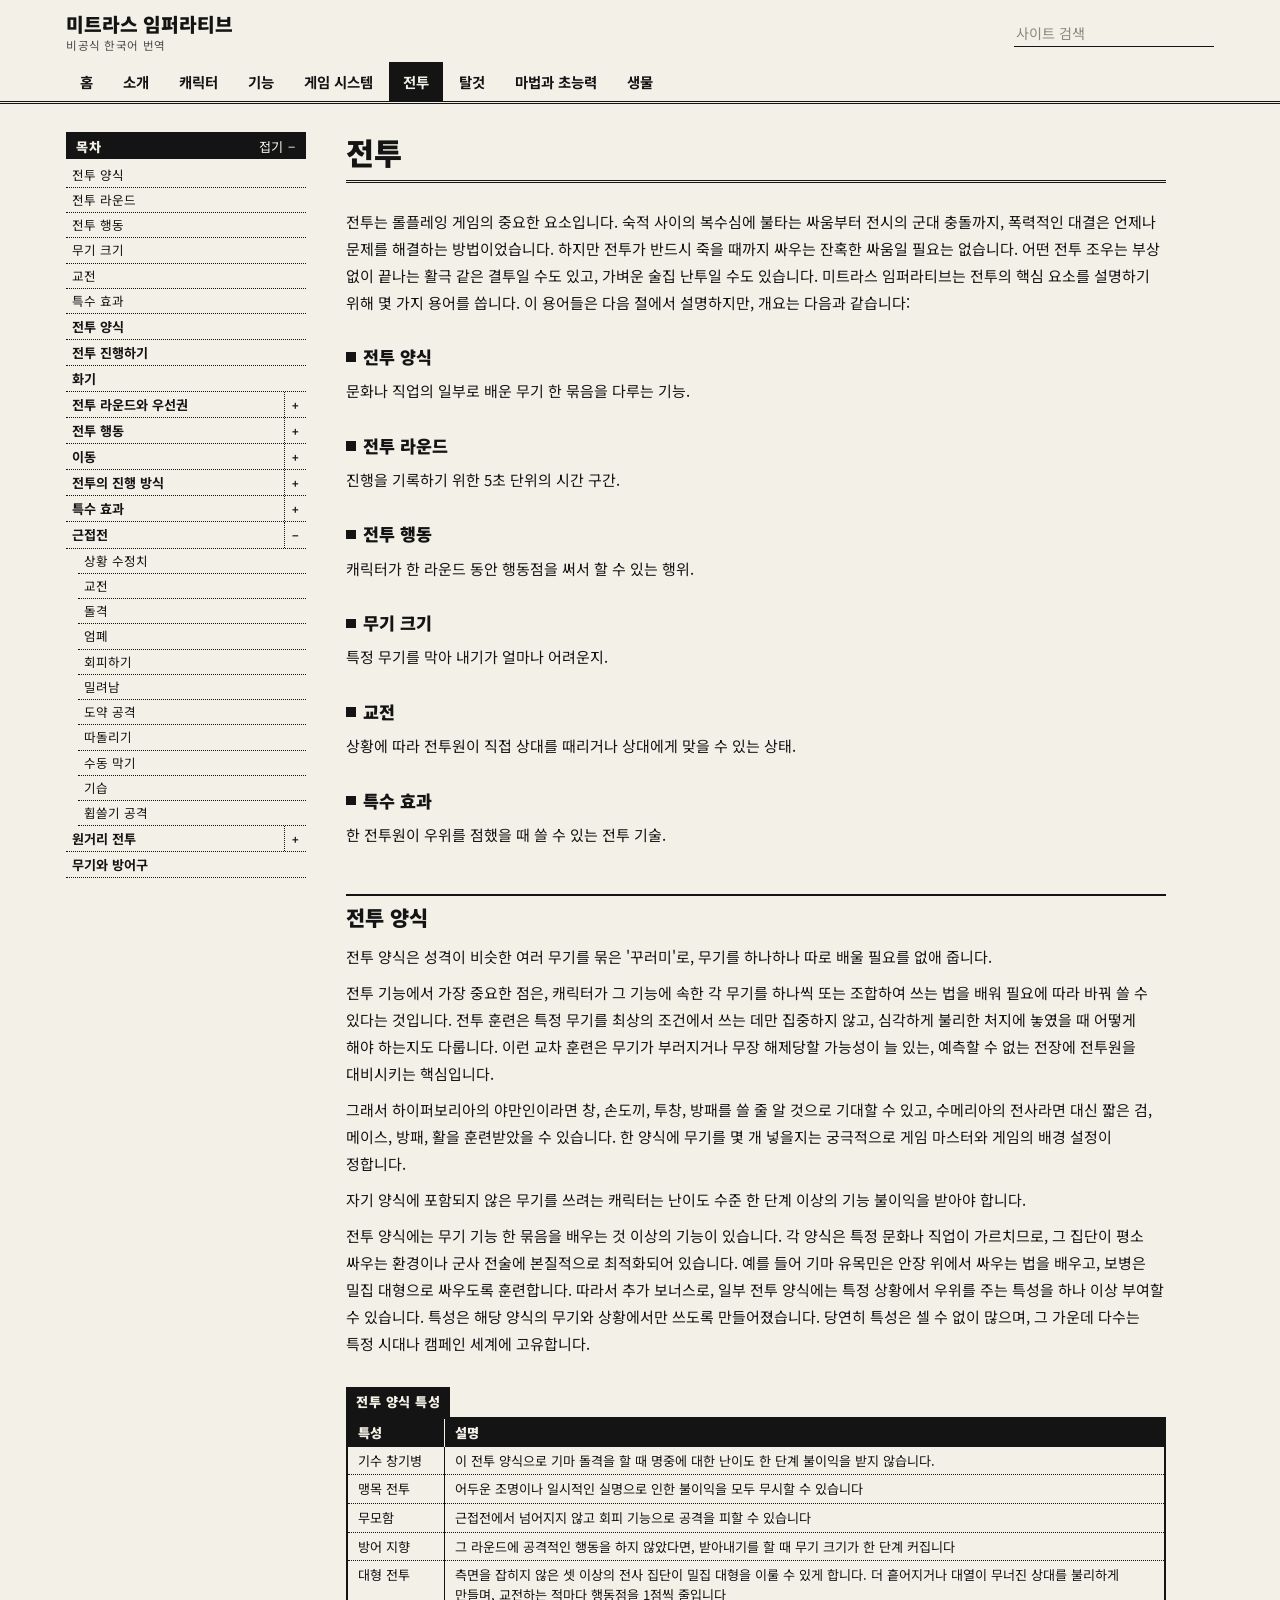
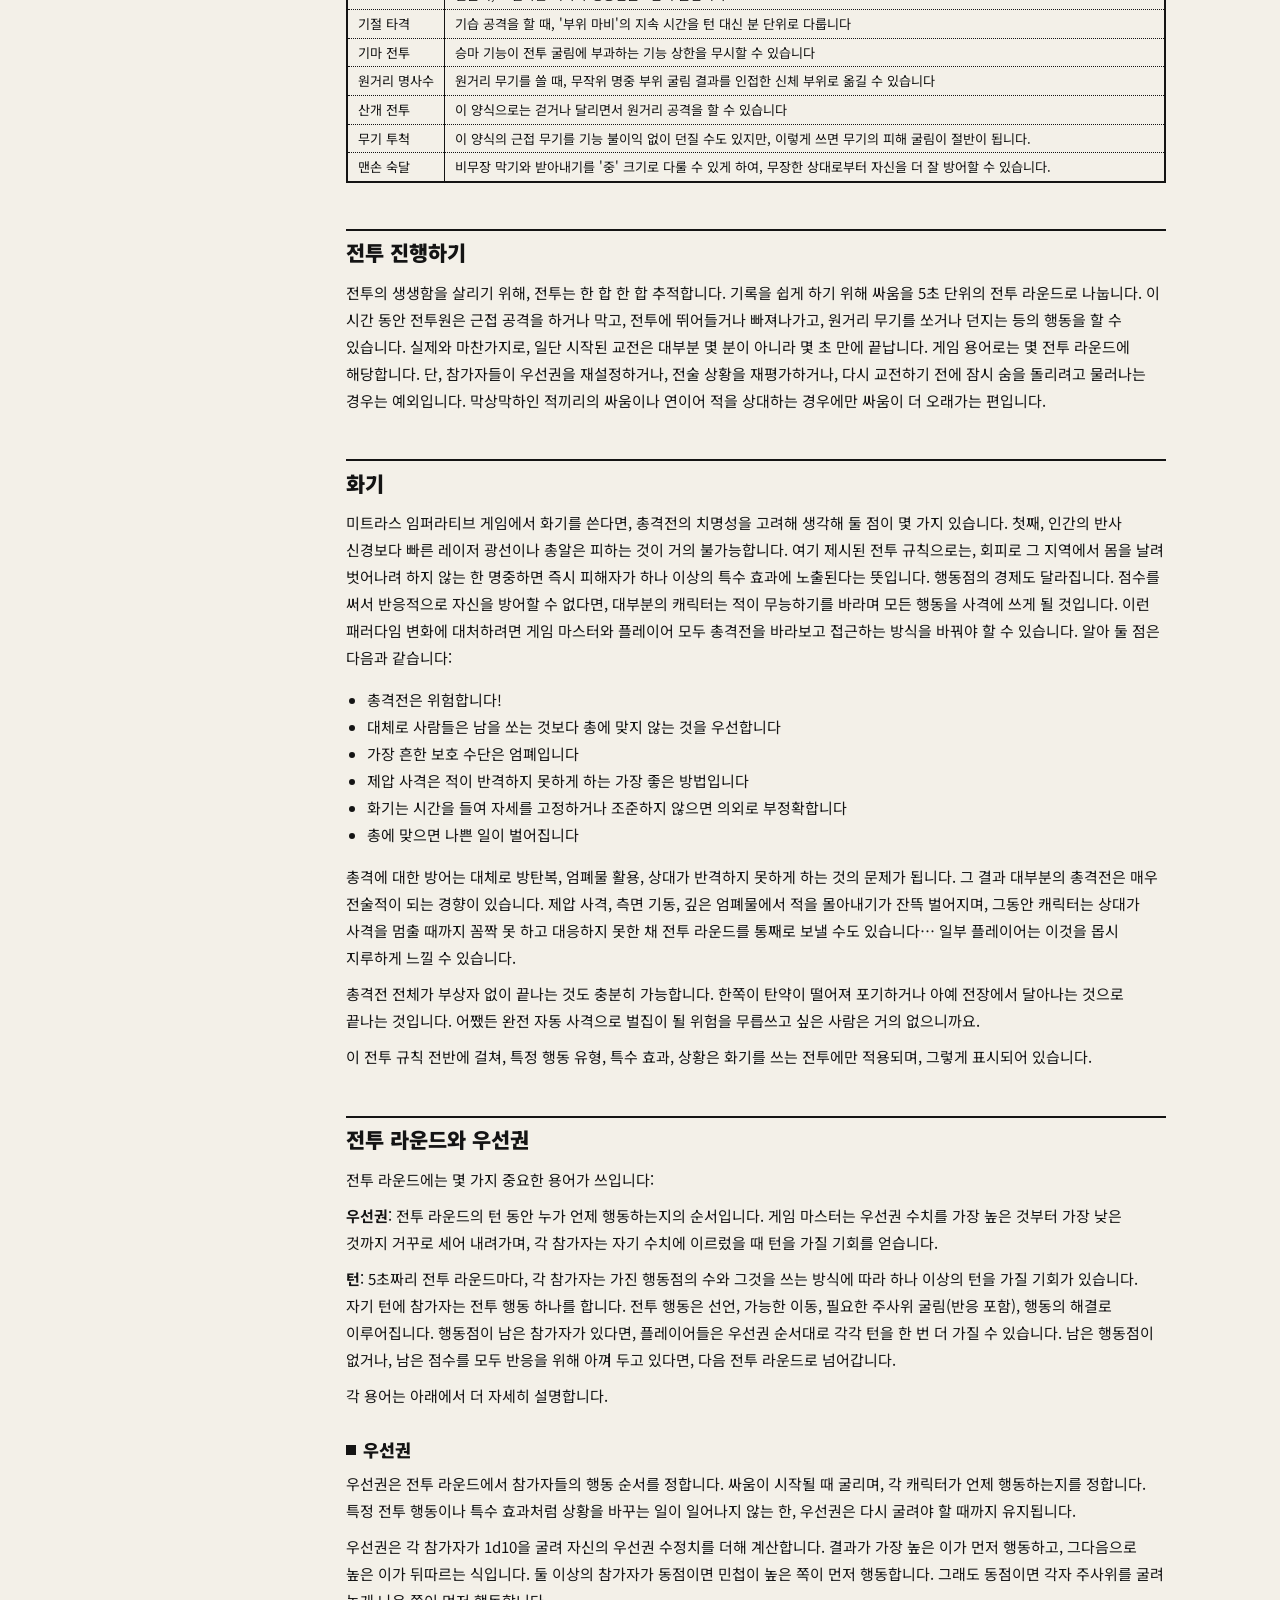
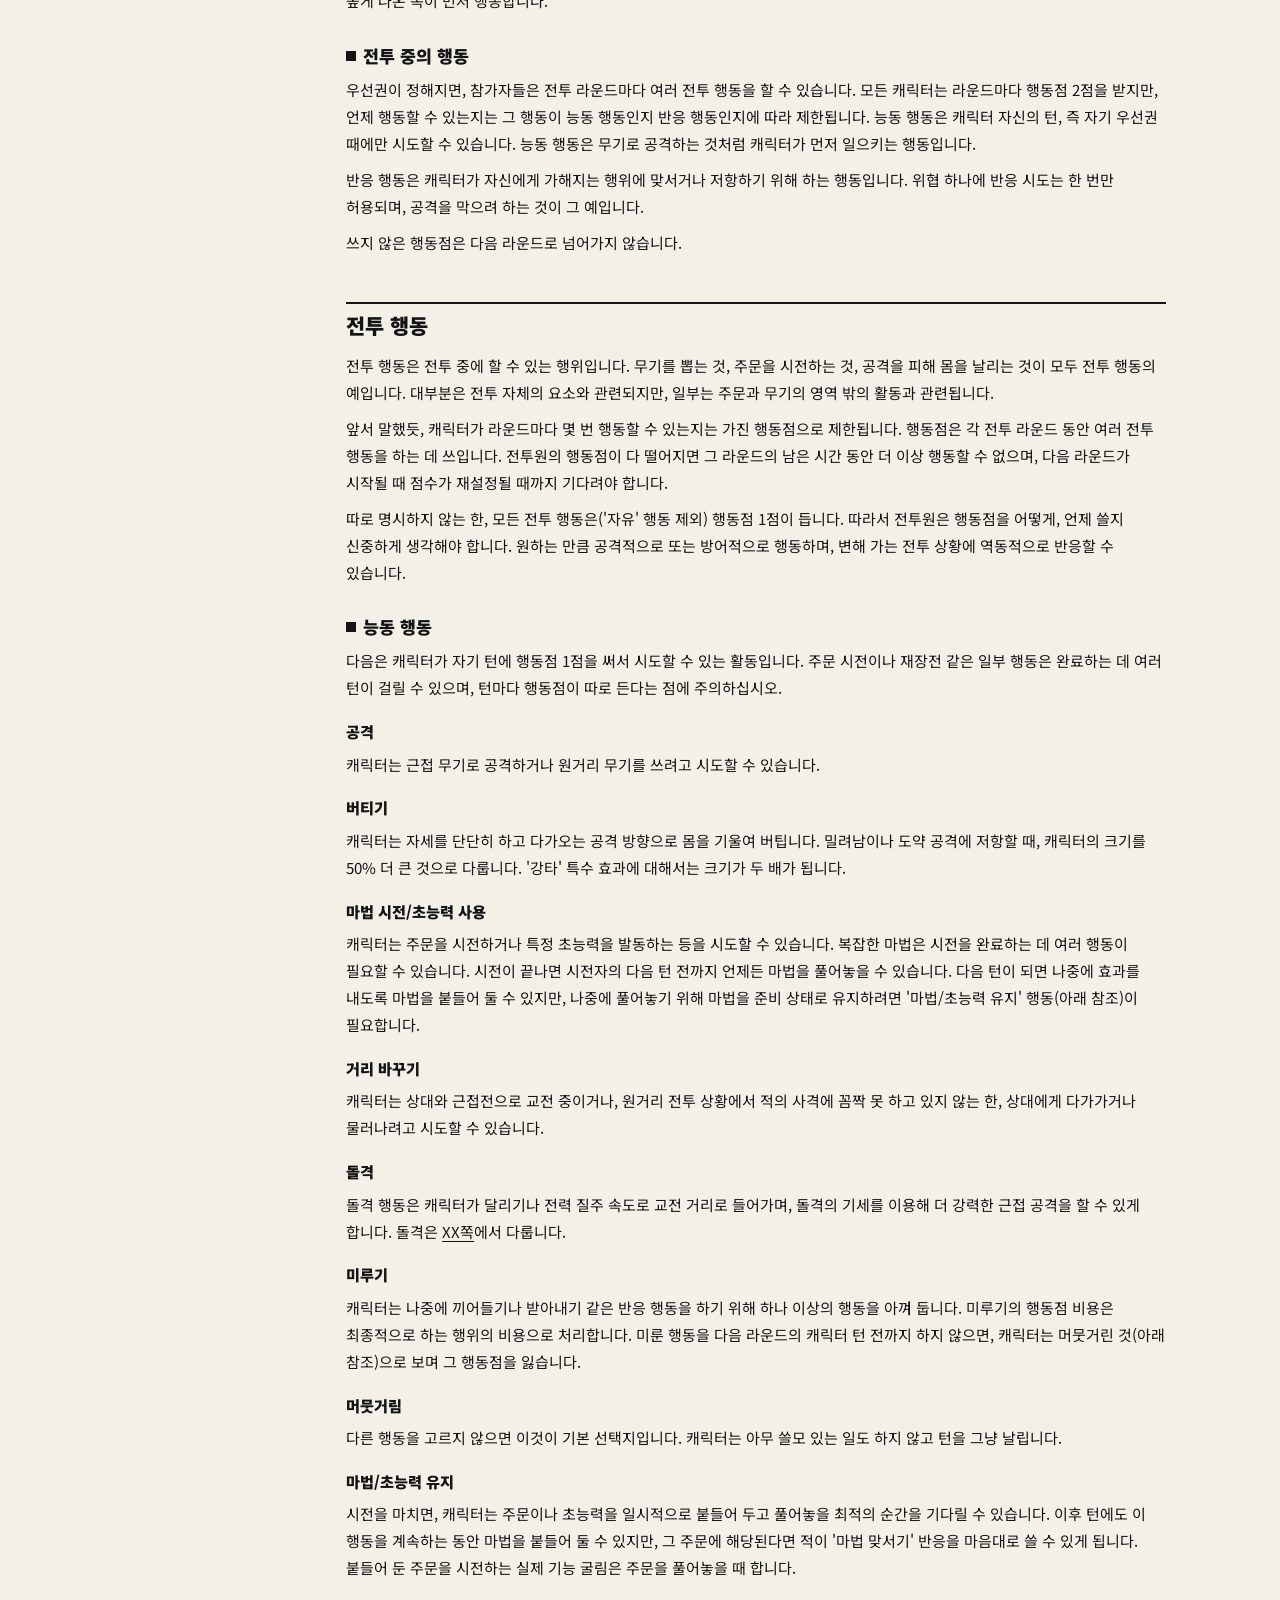
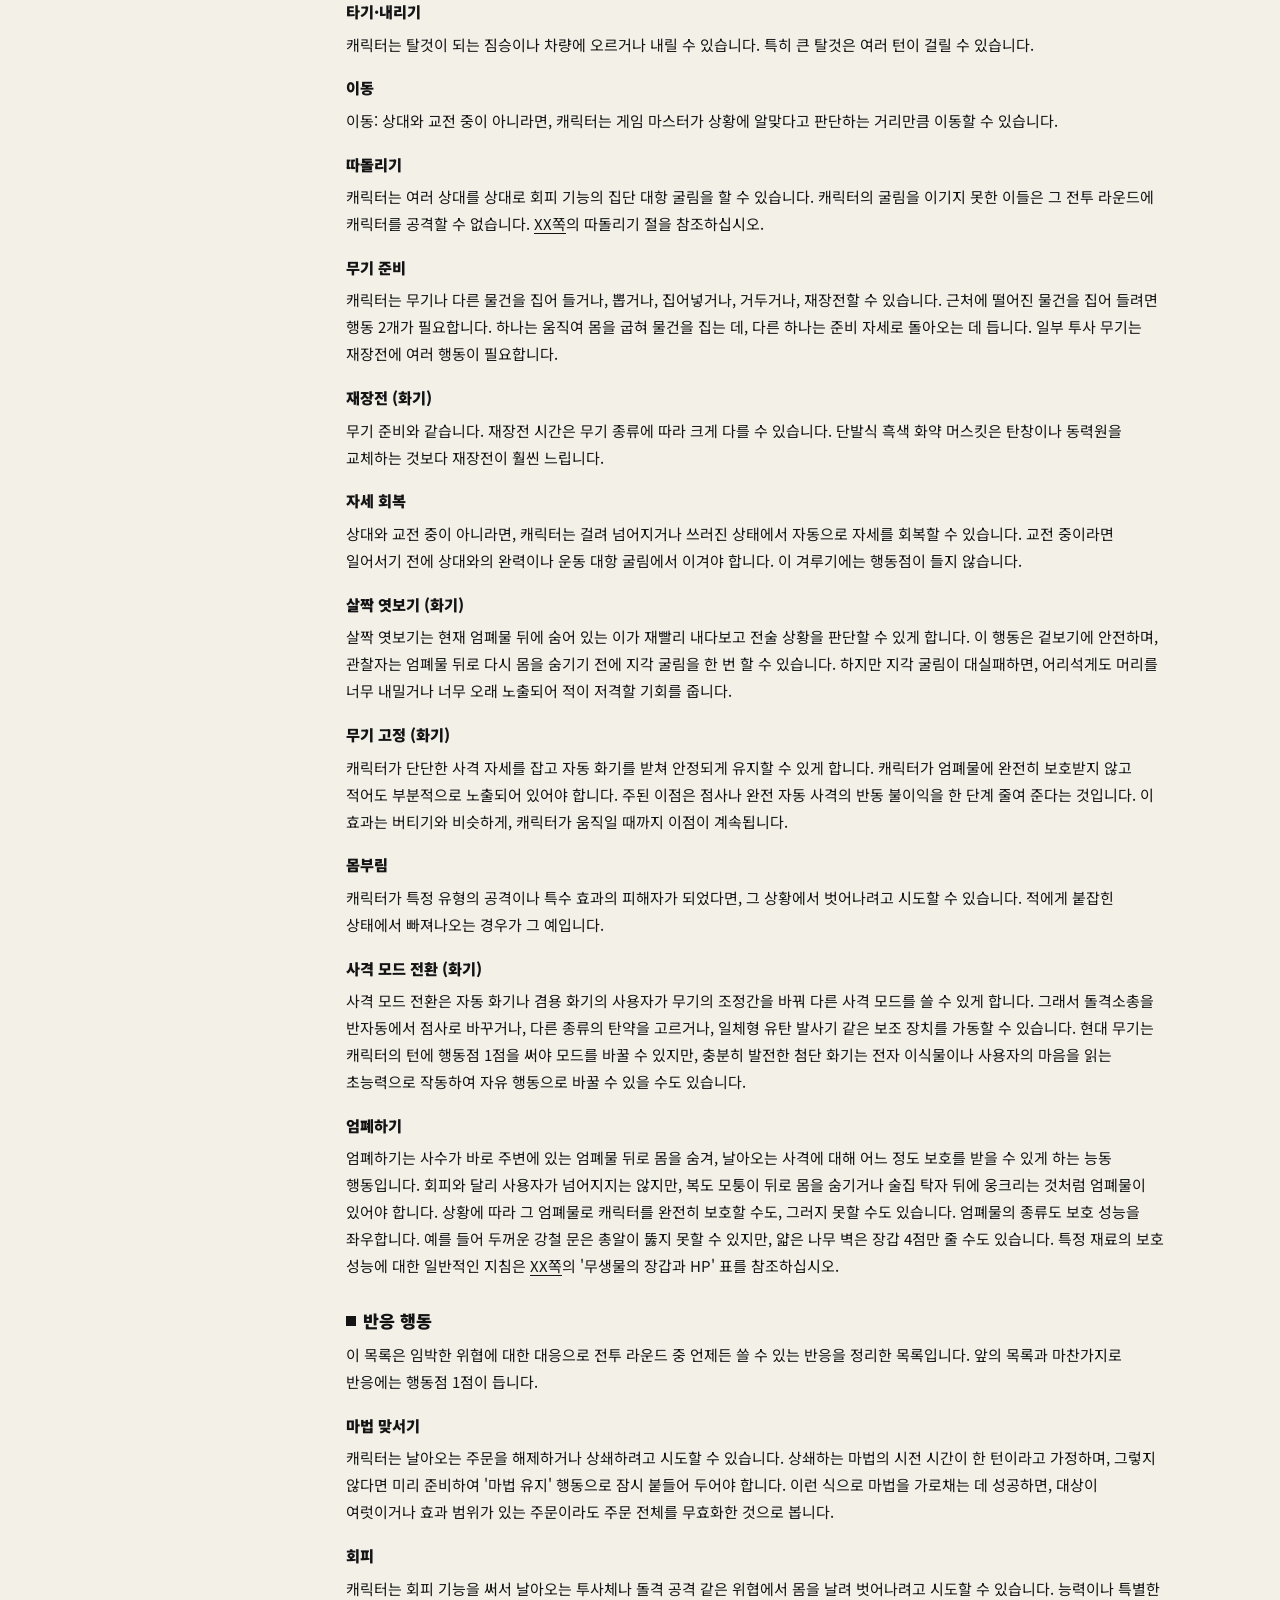
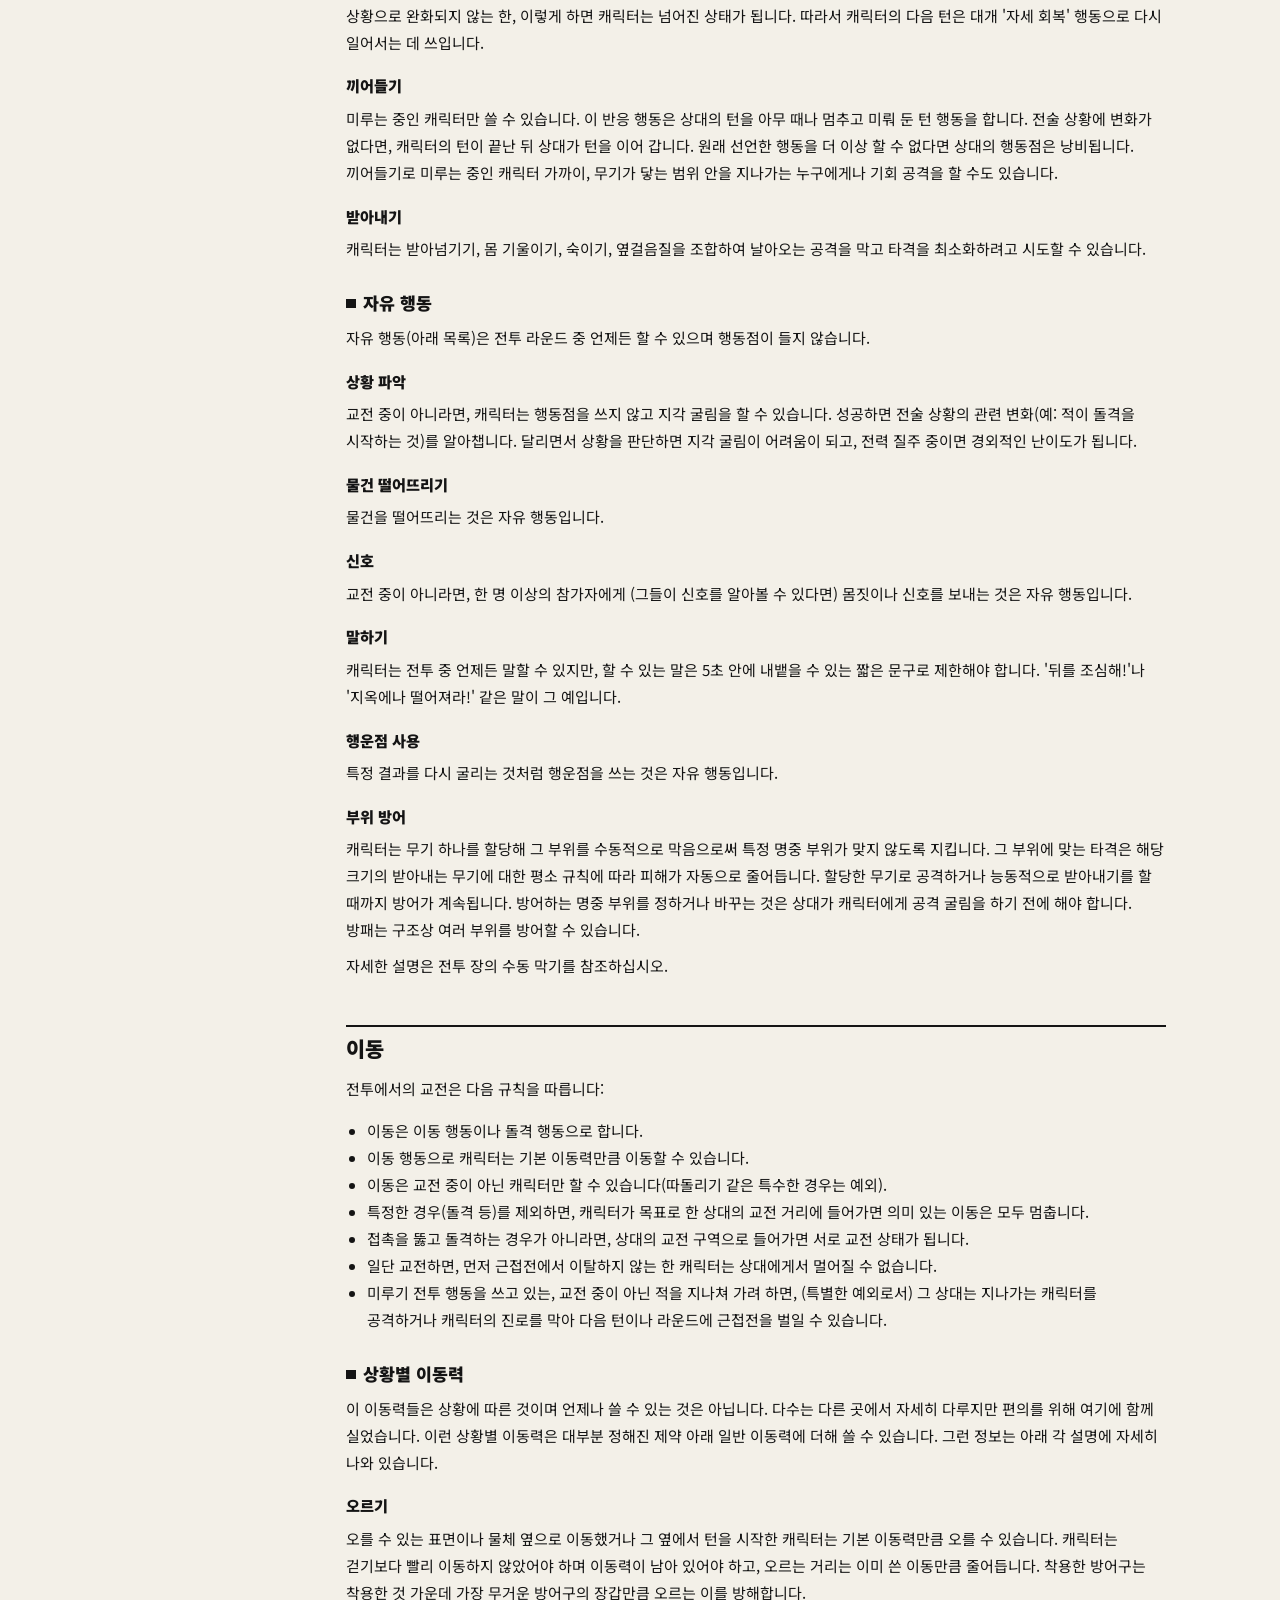
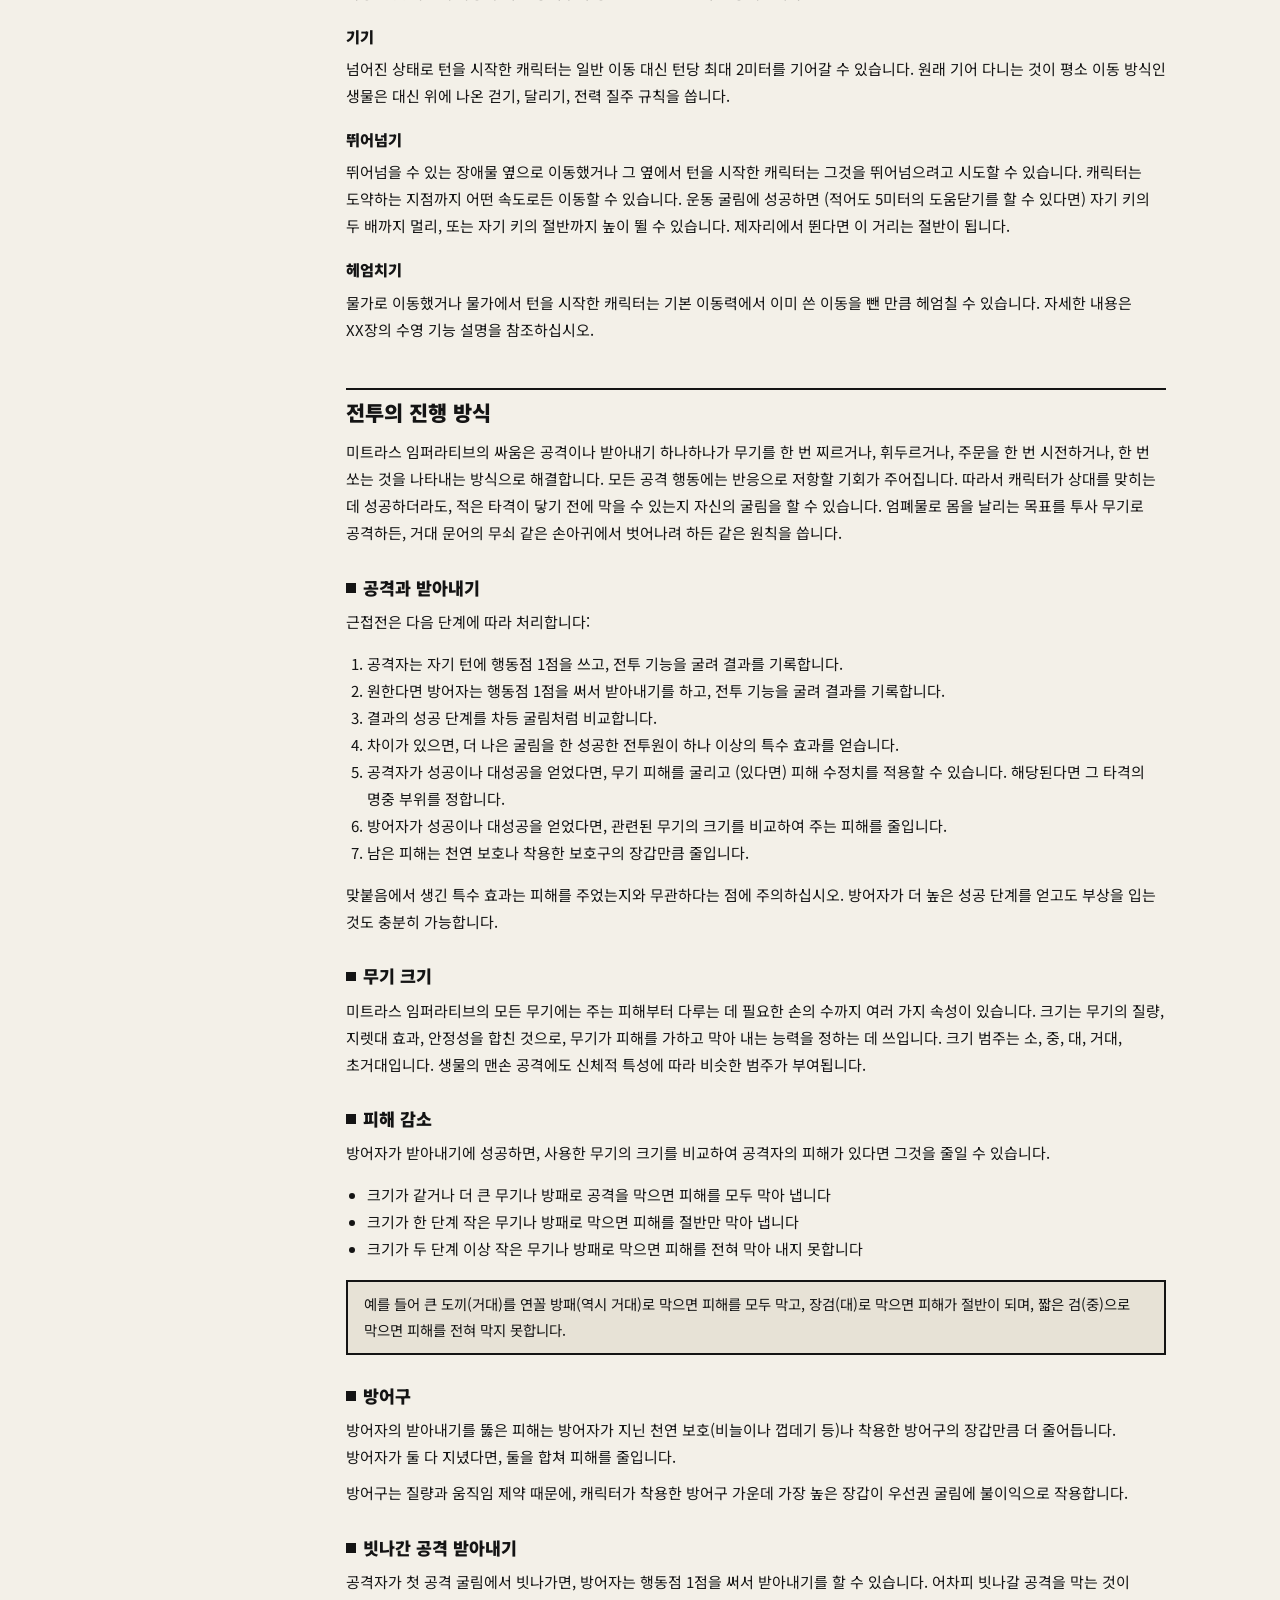
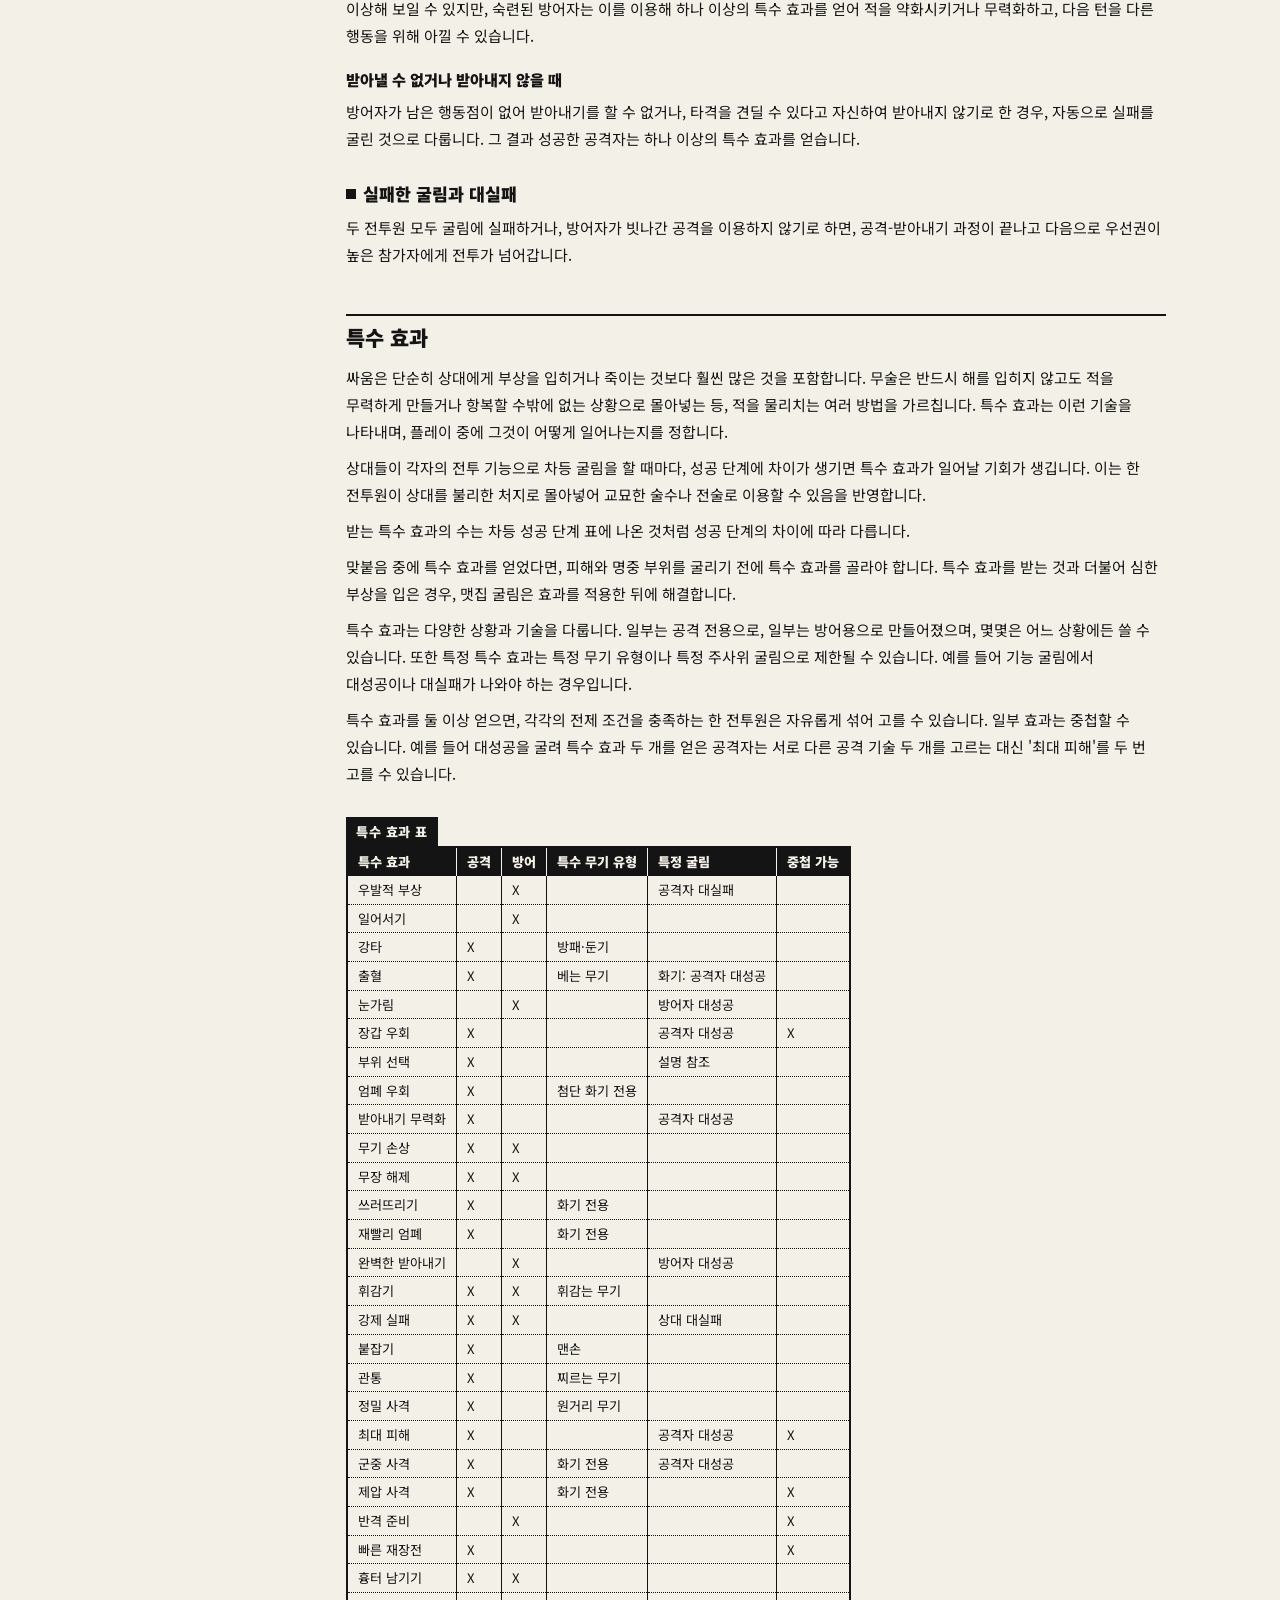
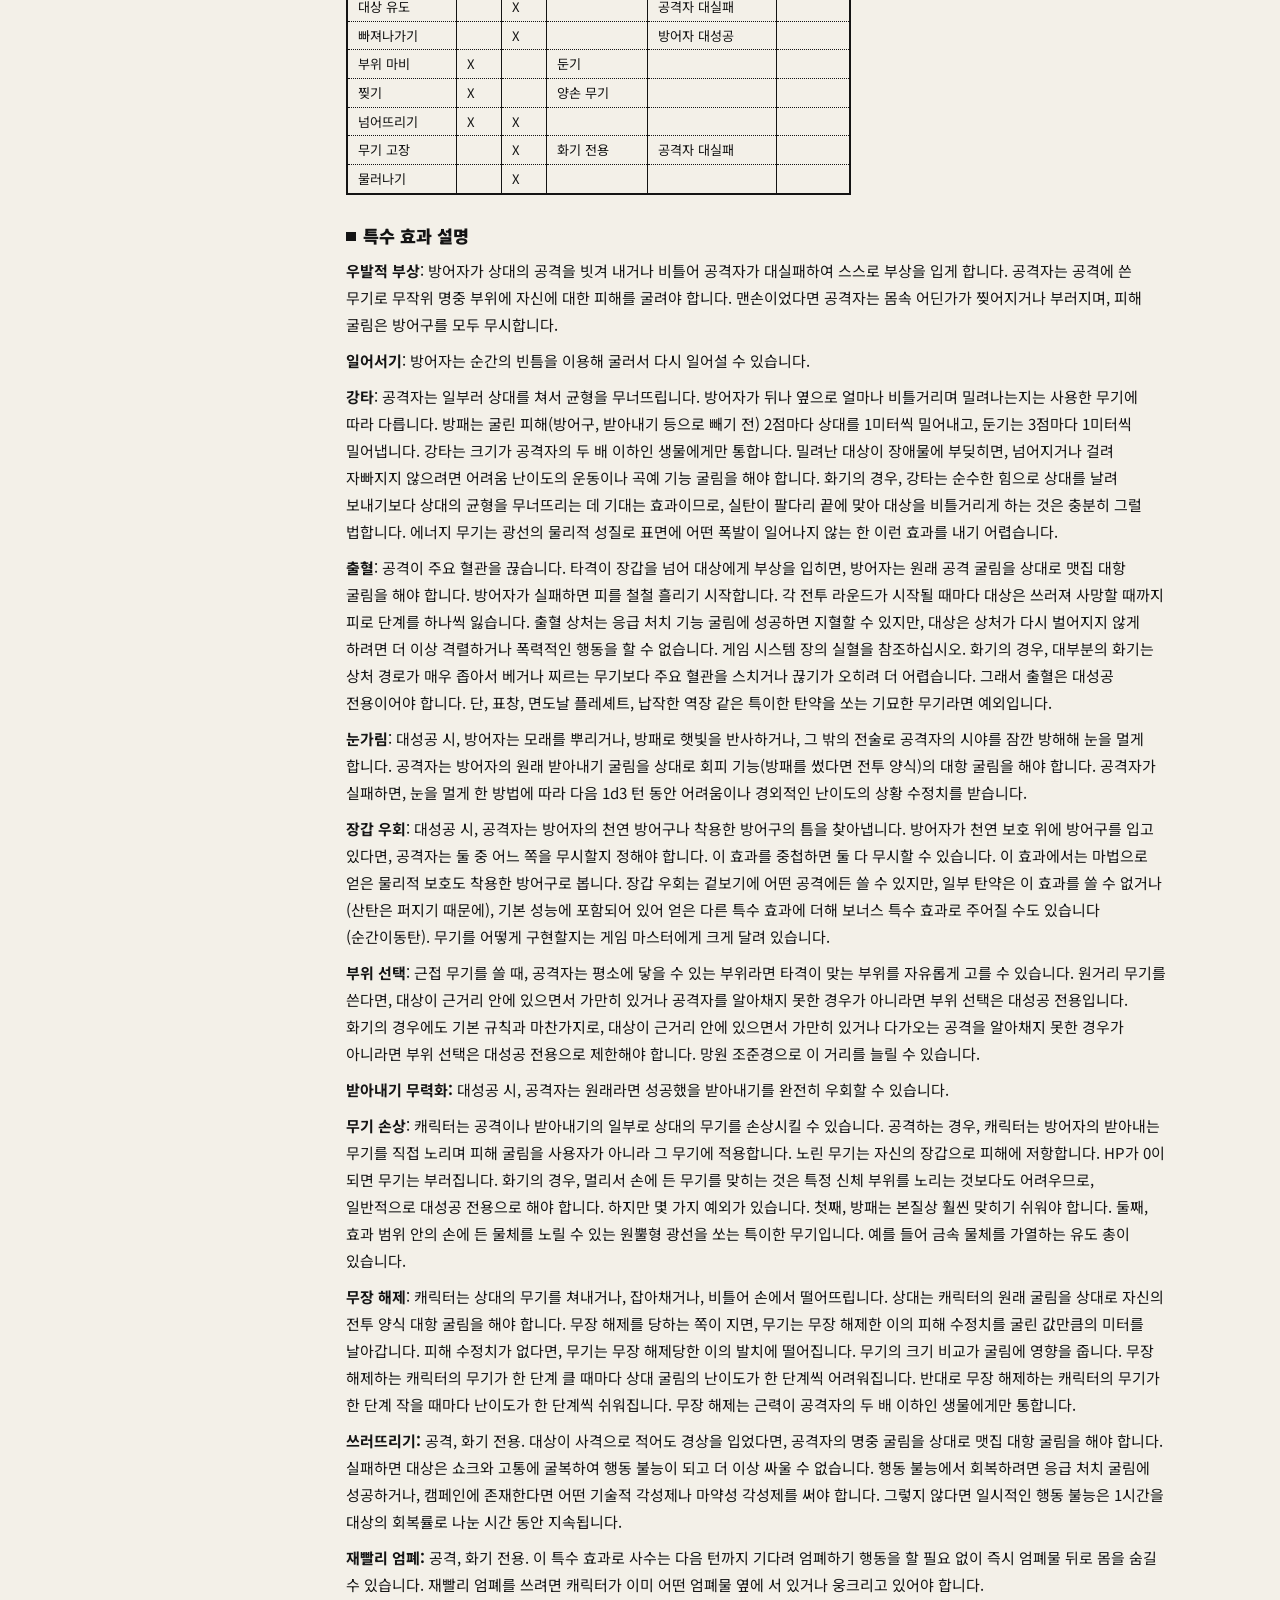
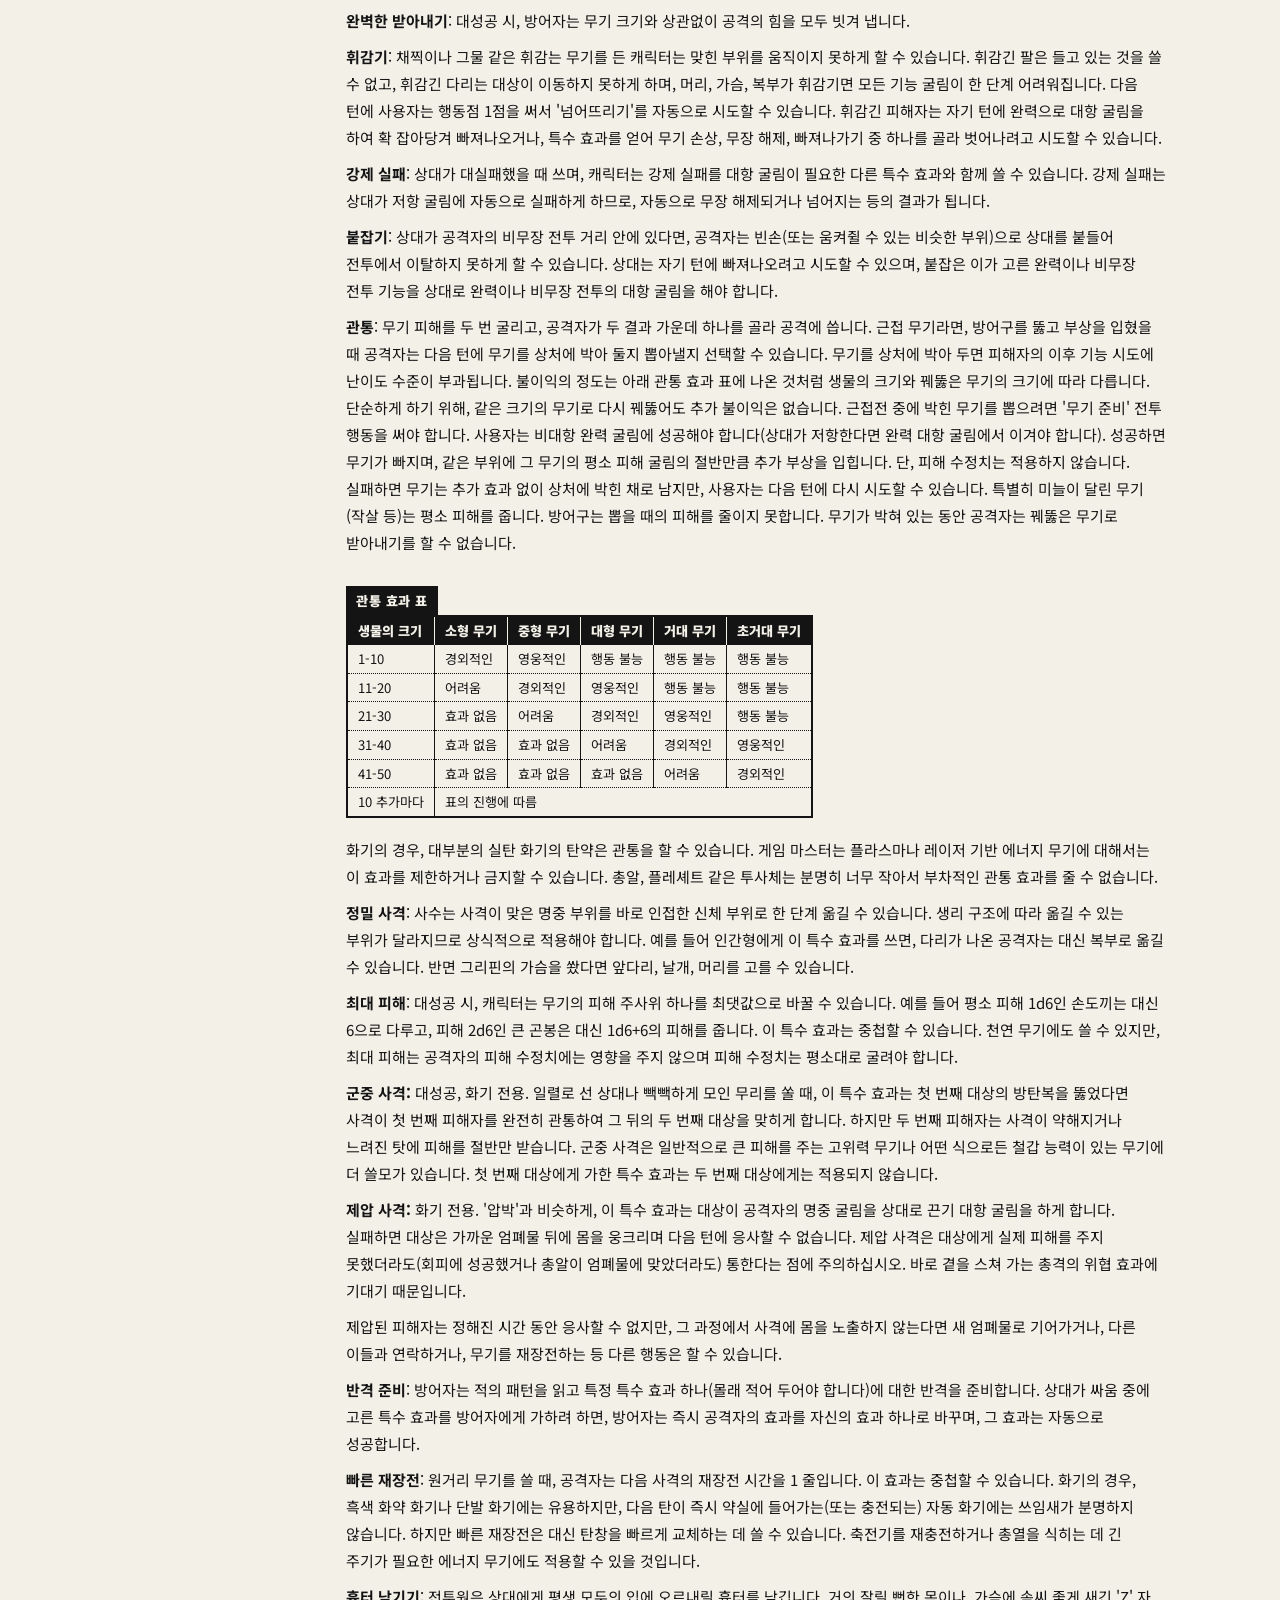
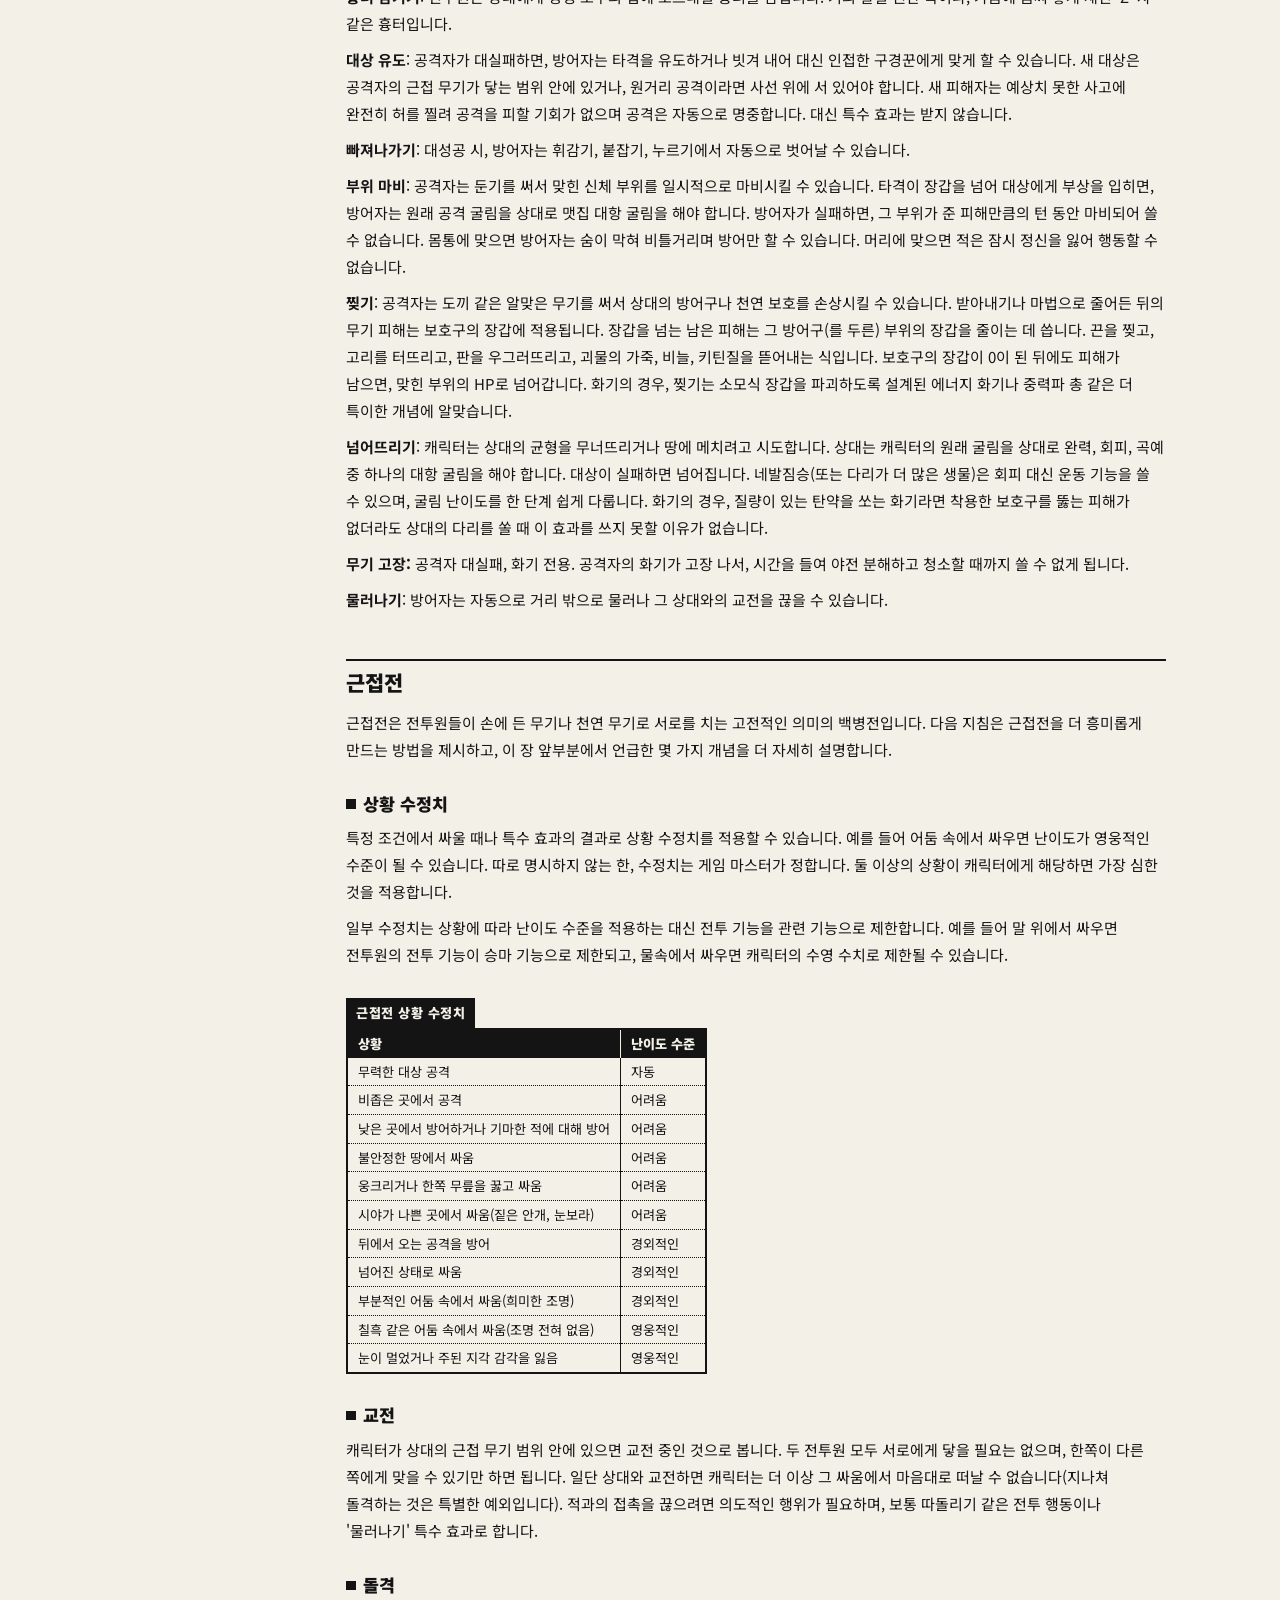
<file: combat.html>
<!doctype html>
<html lang="ko"><head><meta charset="utf-8">
<meta name="viewport" content="width=device-width, initial-scale=1">
<meta name="description" content="ORC 라이선스로 공개된 d100 롤플레잉 게임 규칙 Mythras Imperative SRD의 비공식 한국어 번역.">
<meta property="og:type" content="website"><meta property="og:site_name" content="미트라스 임퍼라티브 비공식 한국어 번역">
<meta property="og:title" content="전투 | 미트라스 임퍼라티브 비공식 한국어 번역"><meta property="og:description" content="ORC 라이선스로 공개된 d100 롤플레잉 게임 규칙 Mythras Imperative SRD의 비공식 한국어 번역."><meta property="og:url" content="https://yoonsominso.github.io/mythras-imperative-ko/combat.html">
<title>전투 | 미트라스 임퍼라티브 비공식 한국어 번역</title>
<link rel="preconnect" href="https://fonts.googleapis.com"><link rel="preconnect" href="https://fonts.gstatic.com" crossorigin>
<link href="https://fonts.googleapis.com/css2?family=Noto+Sans+KR:wght@400;700;900&display=swap" rel="stylesheet">
<link rel="stylesheet" href="style.css?v=7547a2e1"></head>
<body>
<header class="banner"><div class="wrap bar">
<a class="brand" href="index.html">미트라스 임퍼라티브<small>비공식 한국어 번역</small></a>
<form class="search" action="search.html"><input name="q" type="search" placeholder="사이트 검색" aria-label="사이트 검색"></form>
<button class="menu-btn" aria-label="메뉴" aria-expanded="false">메뉴</button>
</div>
<nav class="topnav"><div class="wrap"><ul><li><a href="index.html">홈</a></li><li><a href="intro.html">소개</a><ul><li><a href="intro.html#ORC-라이선스">ORC 라이선스</a></li><li><a href="intro.html#ORC-고지">ORC 고지</a></li><li><a href="intro.html#간소화">간소화</a></li><li><a href="intro.html#수치와-결과의-올림">수치와 결과의 올림</a></li><li><a href="intro.html#사용하는-주사위">사용하는 주사위</a></li></ul></li><li><a href="character.html">캐릭터</a><ul><li><a href="character.html#1단계-캐릭터-콘셉트">1단계: 캐릭터 콘셉트</a></li><li><a href="character.html#2단계-특성치">2단계: 특성치</a></li><li><a href="character.html#3단계-파생치">3단계: 파생치</a></li><li><a href="character.html#4단계-기능">4단계: 기능</a></li><li><a href="character.html#5단계-문화">5단계: 문화</a></li><li><a href="character.html#6단계-직업">6단계: 직업</a></li><li><a href="character.html#7단계-보너스-기능-점수">7단계: 보너스 기능 점수</a></li><li><a href="character.html#8단계-열정">8단계: 열정</a></li><li><a href="character.html#9단계-장비">9단계: 장비</a></li></ul></li><li><a href="skills.html">기능</a><ul><li><a href="skills.html#기능의-작동-방식">기능의 작동 방식</a></li></ul></li><li><a href="system.html">게임 시스템</a><ul><li><a href="system.html#질식">질식</a></li><li><a href="system.html#캐릭터-향상">캐릭터 향상</a></li><li><a href="system.html#질병과-독">질병과 독</a></li><li><a href="system.html#추락">추락</a></li><li><a href="system.html#피로">피로</a></li><li><a href="system.html#화재">화재</a></li><li><a href="system.html#게임-시간">게임 시간</a></li><li><a href="system.html#명중-부위">명중 부위</a></li><li><a href="system.html#부상-치유">부상 치유</a></li><li><a href="system.html#무생물">무생물</a></li><li><a href="system.html#행운점">행운점</a></li></ul></li><li class="on"><a href="combat.html">전투</a><ul><li><a href="combat.html#전투-양식-2">전투 양식</a></li><li><a href="combat.html#전투-진행하기">전투 진행하기</a></li><li><a href="combat.html#화기">화기</a></li><li><a href="combat.html#전투-라운드와-우선권">전투 라운드와 우선권</a></li><li><a href="combat.html#전투-행동-2">전투 행동</a></li><li><a href="combat.html#이동-2">이동</a></li><li><a href="combat.html#전투의-진행-방식">전투의 진행 방식</a></li><li><a href="combat.html#특수-효과-2">특수 효과</a></li><li><a href="combat.html#근접전">근접전</a></li><li><a href="combat.html#원거리-전투">원거리 전투</a></li><li><a href="combat.html#무기와-방어구">무기와 방어구</a></li></ul></li><li><a href="vehicles.html">탈것</a><ul><li><a href="vehicles.html#능력치">능력치</a></li><li><a href="vehicles.html#선체와-구조">선체와 구조</a></li><li><a href="vehicles.html#속도">속도</a></li><li><a href="vehicles.html#장치">장치</a></li><li><a href="vehicles.html#특성">특성</a></li><li><a href="vehicles.html#조종성과-기동">조종성과 기동</a></li><li><a href="vehicles.html#보호막">보호막</a></li><li><a href="vehicles.html#무기">무기</a></li><li><a href="vehicles.html#탈것-예시">탈것 예시</a></li></ul></li><li><a href="magic.html">마법과 초능력</a><ul><li><a href="magic.html#초능력의-작동-방식">초능력의 작동 방식</a></li><li><a href="magic.html#시작-초능력과-새-초능력-배우기">시작 초능력과 새 초능력 배우기</a></li><li><a href="magic.html#마법">마법</a></li><li><a href="magic.html#초능력">초능력</a></li></ul></li><li><a href="creatures.html">생물</a><ul><li><a href="creatures.html#생물-예시">생물 예시</a></li><li><a href="creatures.html#생물-능력">생물 능력</a></li></ul></li></ul></div></nav>
</header>
<div class="wrap layout has-toc"><aside class="toc"><details open><summary>목차<span class="fold"></span></summary><ul><li class="l3"><div class="row"><a href="#전투-양식">전투 양식</a></div></li><li class="l3"><div class="row"><a href="#전투-라운드">전투 라운드</a></div></li><li class="l3"><div class="row"><a href="#전투-행동">전투 행동</a></div></li><li class="l3"><div class="row"><a href="#무기-크기">무기 크기</a></div></li><li class="l3"><div class="row"><a href="#교전">교전</a></div></li><li class="l3"><div class="row"><a href="#특수-효과">특수 효과</a></div></li><li class="l2"><div class="row"><a href="#전투-양식-2">전투 양식</a></div></li><li class="l2"><div class="row"><a href="#전투-진행하기">전투 진행하기</a></div></li><li class="l2"><div class="row"><a href="#화기">화기</a></div></li><li class="l2 has"><div class="row"><a href="#전투-라운드와-우선권">전투 라운드와 우선권</a><button class="tg" aria-label="펼치기" aria-expanded="false"></button></div><ul><li class="l3"><div class="row"><a href="#우선권">우선권</a></div></li><li class="l3"><div class="row"><a href="#전투-중의-행동">전투 중의 행동</a></div></li></ul></li><li class="l2 has"><div class="row"><a href="#전투-행동-2">전투 행동</a><button class="tg" aria-label="펼치기" aria-expanded="false"></button></div><ul><li class="l3 has"><div class="row"><a href="#능동-행동">능동 행동</a><button class="tg" aria-label="펼치기" aria-expanded="false"></button></div><ul><li class="l4"><div class="row"><a href="#공격">공격</a></div></li><li class="l4"><div class="row"><a href="#버티기">버티기</a></div></li><li class="l4"><div class="row"><a href="#마법-시전-초능력-사용">마법 시전/초능력 사용</a></div></li><li class="l4"><div class="row"><a href="#거리-바꾸기">거리 바꾸기</a></div></li><li class="l4"><div class="row"><a href="#돌격">돌격</a></div></li><li class="l4"><div class="row"><a href="#미루기">미루기</a></div></li><li class="l4"><div class="row"><a href="#머뭇거림">머뭇거림</a></div></li><li class="l4"><div class="row"><a href="#마법-초능력-유지">마법/초능력 유지</a></div></li><li class="l4"><div class="row"><a href="#타기-내리기">타기·내리기</a></div></li><li class="l4"><div class="row"><a href="#이동">이동</a></div></li><li class="l4"><div class="row"><a href="#따돌리기">따돌리기</a></div></li><li class="l4"><div class="row"><a href="#무기-준비">무기 준비</a></div></li><li class="l4"><div class="row"><a href="#재장전-화기">재장전 (화기)</a></div></li><li class="l4"><div class="row"><a href="#자세-회복">자세 회복</a></div></li><li class="l4"><div class="row"><a href="#살짝-엿보기-화기">살짝 엿보기 (화기)</a></div></li><li class="l4"><div class="row"><a href="#무기-고정-화기">무기 고정 (화기)</a></div></li><li class="l4"><div class="row"><a href="#몸부림">몸부림</a></div></li><li class="l4"><div class="row"><a href="#사격-모드-전환-화기">사격 모드 전환 (화기)</a></div></li><li class="l4"><div class="row"><a href="#엄폐하기">엄폐하기</a></div></li></ul></li><li class="l3 has"><div class="row"><a href="#반응-행동">반응 행동</a><button class="tg" aria-label="펼치기" aria-expanded="false"></button></div><ul><li class="l4"><div class="row"><a href="#마법-맞서기">마법 맞서기</a></div></li><li class="l4"><div class="row"><a href="#회피">회피</a></div></li><li class="l4"><div class="row"><a href="#끼어들기">끼어들기</a></div></li><li class="l4"><div class="row"><a href="#받아내기">받아내기</a></div></li></ul></li><li class="l3 has"><div class="row"><a href="#자유-행동">자유 행동</a><button class="tg" aria-label="펼치기" aria-expanded="false"></button></div><ul><li class="l4"><div class="row"><a href="#상황-파악">상황 파악</a></div></li><li class="l4"><div class="row"><a href="#물건-떨어뜨리기">물건 떨어뜨리기</a></div></li><li class="l4"><div class="row"><a href="#신호">신호</a></div></li><li class="l4"><div class="row"><a href="#말하기">말하기</a></div></li><li class="l4"><div class="row"><a href="#행운점-사용">행운점 사용</a></div></li><li class="l4"><div class="row"><a href="#부위-방어">부위 방어</a></div></li></ul></li></ul></li><li class="l2 has"><div class="row"><a href="#이동-2">이동</a><button class="tg" aria-label="펼치기" aria-expanded="false"></button></div><ul><li class="l3 has"><div class="row"><a href="#상황별-이동력">상황별 이동력</a><button class="tg" aria-label="펼치기" aria-expanded="false"></button></div><ul><li class="l4"><div class="row"><a href="#오르기">오르기</a></div></li><li class="l4"><div class="row"><a href="#기기">기기</a></div></li><li class="l4"><div class="row"><a href="#뛰어넘기">뛰어넘기</a></div></li><li class="l4"><div class="row"><a href="#헤엄치기">헤엄치기</a></div></li></ul></li></ul></li><li class="l2 has"><div class="row"><a href="#전투의-진행-방식">전투의 진행 방식</a><button class="tg" aria-label="펼치기" aria-expanded="false"></button></div><ul><li class="l3"><div class="row"><a href="#공격과-받아내기">공격과 받아내기</a></div></li><li class="l3"><div class="row"><a href="#무기-크기-2">무기 크기</a></div></li><li class="l3"><div class="row"><a href="#피해-감소">피해 감소</a></div></li><li class="l3"><div class="row"><a href="#방어구">방어구</a></div></li><li class="l3 has"><div class="row"><a href="#빗나간-공격-받아내기">빗나간 공격 받아내기</a><button class="tg" aria-label="펼치기" aria-expanded="false"></button></div><ul><li class="l4"><div class="row"><a href="#받아낼-수-없거나-받아내지-않을-때">받아낼 수 없거나 받아내지 않을 때</a></div></li></ul></li><li class="l3"><div class="row"><a href="#실패한-굴림과-대실패">실패한 굴림과 대실패</a></div></li></ul></li><li class="l2 has"><div class="row"><a href="#특수-효과-2">특수 효과</a><button class="tg" aria-label="펼치기" aria-expanded="false"></button></div><ul><li class="l3"><div class="row"><a href="#특수-효과-설명">특수 효과 설명</a></div></li></ul></li><li class="l2 has"><div class="row"><a href="#근접전">근접전</a><button class="tg" aria-label="펼치기" aria-expanded="false"></button></div><ul><li class="l3"><div class="row"><a href="#상황-수정치">상황 수정치</a></div></li><li class="l3"><div class="row"><a href="#교전-2">교전</a></div></li><li class="l3"><div class="row"><a href="#돌격-2">돌격</a></div></li><li class="l3"><div class="row"><a href="#엄폐">엄폐</a></div></li><li class="l3"><div class="row"><a href="#회피하기">회피하기</a></div></li><li class="l3"><div class="row"><a href="#밀려남">밀려남</a></div></li><li class="l3"><div class="row"><a href="#도약-공격">도약 공격</a></div></li><li class="l3"><div class="row"><a href="#따돌리기-2">따돌리기</a></div></li><li class="l3"><div class="row"><a href="#수동-막기">수동 막기</a></div></li><li class="l3"><div class="row"><a href="#기습">기습</a></div></li><li class="l3"><div class="row"><a href="#휩쓸기-공격">휩쓸기 공격</a></div></li></ul></li><li class="l2 has"><div class="row"><a href="#원거리-전투">원거리 전투</a><button class="tg" aria-label="펼치기" aria-expanded="false"></button></div><ul><li class="l3"><div class="row"><a href="#위력">위력</a></div></li><li class="l3"><div class="row"><a href="#피해-수정치">피해 수정치</a></div></li><li class="l3"><div class="row"><a href="#사거리">사거리</a></div></li><li class="l3"><div class="row"><a href="#장전">장전</a></div></li><li class="l3"><div class="row"><a href="#관통-크기">관통 크기</a></div></li><li class="l3"><div class="row"><a href="#상황-수정치-2">상황 수정치</a></div></li><li class="l3"><div class="row"><a href="#조준">조준</a></div></li><li class="l3 has"><div class="row"><a href="#자동-사격">자동 사격</a><button class="tg" aria-label="펼치기" aria-expanded="false"></button></div><ul><li class="l4"><div class="row"><a href="#반자동">반자동</a></div></li><li class="l4"><div class="row"><a href="#점사">점사</a></div></li><li class="l4"><div class="row"><a href="#완전-자동">완전 자동</a></div></li></ul></li><li class="l3"><div class="row"><a href="#쌍수-화기-사격">쌍수 화기 사격</a></div></li><li class="l3"><div class="row"><a href="#군중-속으로-사격">군중 속으로 사격</a></div></li><li class="l3"><div class="row"><a href="#화기-대실패">화기 대실패</a></div></li><li class="l3"><div class="row"><a href="#방패로-사격-받아내기">방패로 사격 받아내기</a></div></li><li class="l3"><div class="row"><a href="#망원-조준경">망원 조준경</a></div></li></ul></li><li class="l2"><div class="row"><a href="#무기와-방어구">무기와 방어구</a></div></li></ul></details></aside><main id="main"><h1>전투</h1>
<p>전투는 롤플레잉 게임의 중요한 요소입니다. 숙적 사이의 복수심에 불타는 싸움부터 전시의 군대 충돌까지, 폭력적인 대결은 언제나 문제를 해결하는 방법이었습니다. 하지만 전투가 반드시 죽을 때까지 싸우는 잔혹한 싸움일 필요는 없습니다. 어떤 전투 조우는 부상 없이 끝나는 활극 같은 결투일 수도 있고, 가벼운 술집 난투일 수도 있습니다. 미트라스 임퍼라티브는 전투의 핵심 요소를 설명하기 위해 몇 가지 용어를 씁니다. 이 용어들은 다음 절에서 설명하지만, 개요는 다음과 같습니다:</p>
<h3 id="전투-양식">전투 양식</h3>
<p>문화나 직업의 일부로 배운 무기 한 묶음을 다루는 기능.</p>
<h3 id="전투-라운드">전투 라운드</h3>
<p>진행을 기록하기 위한 5초 단위의 시간 구간.</p>
<h3 id="전투-행동">전투 행동</h3>
<p>캐릭터가 한 라운드 동안 행동점을 써서 할 수 있는 행위.</p>
<h3 id="무기-크기">무기 크기</h3>
<p>특정 무기를 막아 내기가 얼마나 어려운지.</p>
<h3 id="교전">교전</h3>
<p>상황에 따라 전투원이 직접 상대를 때리거나 상대에게 맞을 수 있는 상태.</p>
<h3 id="특수-효과">특수 효과</h3>
<p>한 전투원이 우위를 점했을 때 쓸 수 있는 전투 기술.</p>
<h2 id="전투-양식-2">전투 양식</h2>
<p>전투 양식은 성격이 비슷한 여러 무기를 묶은 &#x27;꾸러미&#x27;로, 무기를 하나하나 따로 배울 필요를 없애 줍니다.</p>
<p>전투 기능에서 가장 중요한 점은, 캐릭터가 그 기능에 속한 각 무기를 하나씩 또는 조합하여 쓰는 법을 배워 필요에 따라 바꿔 쓸 수 있다는 것입니다. 전투 훈련은 특정 무기를 최상의 조건에서 쓰는 데만 집중하지 않고, 심각하게 불리한 처지에 놓였을 때 어떻게 해야 하는지도 다룹니다. 이런 교차 훈련은 무기가 부러지거나 무장 해제당할 가능성이 늘 있는, 예측할 수 없는 전장에 전투원을 대비시키는 핵심입니다.</p>
<p>그래서 하이퍼보리아의 야만인이라면 창, 손도끼, 투창, 방패를 쓸 줄 알 것으로 기대할 수 있고, 수메리아의 전사라면 대신 짧은 검, 메이스, 방패, 활을 훈련받았을 수 있습니다. 한 양식에 무기를 몇 개 넣을지는 궁극적으로 게임 마스터와 게임의 배경 설정이 정합니다.</p>
<p>자기 양식에 포함되지 않은 무기를 쓰려는 캐릭터는 난이도 수준 한 단계 이상의 기능 불이익을 받아야 합니다.</p>
<p>전투 양식에는 무기 기능 한 묶음을 배우는 것 이상의 기능이 있습니다. 각 양식은 특정 문화나 직업이 가르치므로, 그 집단이 평소 싸우는 환경이나 군사 전술에 본질적으로 최적화되어 있습니다. 예를 들어 기마 유목민은 안장 위에서 싸우는 법을 배우고, 보병은 밀집 대형으로 싸우도록 훈련합니다. 따라서 추가 보너스로, 일부 전투 양식에는 특정 상황에서 우위를 주는 특성을 하나 이상 부여할 수 있습니다. 특성은 해당 양식의 무기와 상황에서만 쓰도록 만들어졌습니다. 당연히 특성은 셀 수 없이 많으며, 그 가운데 다수는 특정 시대나 캠페인 세계에 고유합니다.</p>
<p class="table-title" id="표-전투-양식-특성">전투 양식 특성</p>
<div class="table-wrap"><table class="nw1"><tr><th>특성</th><th>설명</th></tr><tr><td>기수 창기병</td><td>이 전투 양식으로 기마 돌격을 할 때 명중에 대한 난이도 한 단계 불이익을 받지 않습니다.</td></tr><tr><td>맹목 전투</td><td>어두운 조명이나 일시적인 실명으로 인한 불이익을 모두 무시할 수 있습니다</td></tr><tr><td>무모함</td><td>근접전에서 넘어지지 않고 회피 기능으로 공격을 피할 수 있습니다</td></tr><tr><td>방어 지향</td><td>그 라운드에 공격적인 행동을 하지 않았다면, 받아내기를 할 때 무기 크기가 한 단계 커집니다</td></tr><tr><td>대형 전투</td><td>측면을 잡히지 않은 셋 이상의 전사 집단이 밀집 대형을 이룰 수 있게 합니다. 더 흩어지거나 대열이 무너진 상대를 불리하게 만들며, 교전하는 적마다 행동점을 1점씩 줄입니다</td></tr><tr><td>기절 타격</td><td>기습 공격을 할 때, &#x27;부위 마비&#x27;의 지속 시간을 턴 대신 분 단위로 다룹니다</td></tr><tr><td>기마 전투</td><td>승마 기능이 전투 굴림에 부과하는 기능 상한을 무시할 수 있습니다</td></tr><tr><td>원거리 명사수</td><td>원거리 무기를 쓸 때, 무작위 명중 부위 굴림 결과를 인접한 신체 부위로 옮길 수 있습니다</td></tr><tr><td>산개 전투</td><td>이 양식으로는 걷거나 달리면서 원거리 공격을 할 수 있습니다</td></tr><tr><td>무기 투척</td><td>이 양식의 근접 무기를 기능 불이익 없이 던질 수도 있지만, 이렇게 쓰면 무기의 피해 굴림이 절반이 됩니다.</td></tr><tr><td>맨손 숙달</td><td>비무장 막기와 받아내기를 &#x27;중&#x27; 크기로 다룰 수 있게 하여, 무장한 상대로부터 자신을 더 잘 방어할 수 있습니다.</td></tr></table></div>
<h2 id="전투-진행하기">전투 진행하기</h2>
<p>전투의 생생함을 살리기 위해, 전투는 한 합 한 합 추적합니다. 기록을 쉽게 하기 위해 싸움을 5초 단위의 전투 라운드로 나눕니다. 이 시간 동안 전투원은 근접 공격을 하거나 막고, 전투에 뛰어들거나 빠져나가고, 원거리 무기를 쏘거나 던지는 등의 행동을 할 수 있습니다. 실제와 마찬가지로, 일단 시작된 교전은 대부분 몇 분이 아니라 몇 초 만에 끝납니다. 게임 용어로는 몇 전투 라운드에 해당합니다. 단, 참가자들이 우선권을 재설정하거나, 전술 상황을 재평가하거나, 다시 교전하기 전에 잠시 숨을 돌리려고 물러나는 경우는 예외입니다. 막상막하인 적끼리의 싸움이나 연이어 적을 상대하는 경우에만 싸움이 더 오래가는 편입니다.</p>
<h2 id="화기">화기</h2>
<p>미트라스 임퍼라티브 게임에서 화기를 쓴다면, 총격전의 치명성을 고려해 생각해 둘 점이 몇 가지 있습니다. 첫째, 인간의 반사 신경보다 빠른 레이저 광선이나 총알은 피하는 것이 거의 불가능합니다. 여기 제시된 전투 규칙으로는, 회피로 그 지역에서 몸을 날려 벗어나려 하지 않는 한 명중하면 즉시 피해자가 하나 이상의 특수 효과에 노출된다는 뜻입니다. 행동점의 경제도 달라집니다. 점수를 써서 반응적으로 자신을 방어할 수 없다면, 대부분의 캐릭터는 적이 무능하기를 바라며 모든 행동을 사격에 쓰게 될 것입니다. 이런 패러다임 변화에 대처하려면 게임 마스터와 플레이어 모두 총격전을 바라보고 접근하는 방식을 바꿔야 할 수 있습니다. 알아 둘 점은 다음과 같습니다:</p>
<ul>
<li>총격전은 위험합니다!</li>
<li>대체로 사람들은 남을 쏘는 것보다 총에 맞지 않는 것을 우선합니다</li>
<li>가장 흔한 보호 수단은 엄폐입니다</li>
<li>제압 사격은 적이 반격하지 못하게 하는 가장 좋은 방법입니다</li>
<li>화기는 시간을 들여 자세를 고정하거나 조준하지 않으면 의외로 부정확합니다</li>
<li>총에 맞으면 나쁜 일이 벌어집니다</li>
</ul>
<p>총격에 대한 방어는 대체로 방탄복, 엄폐물 활용, 상대가 반격하지 못하게 하는 것의 문제가 됩니다. 그 결과 대부분의 총격전은 매우 전술적이 되는 경향이 있습니다. 제압 사격, 측면 기동, 깊은 엄폐물에서 적을 몰아내기가 잔뜩 벌어지며, 그동안 캐릭터는 상대가 사격을 멈출 때까지 꼼짝 못 하고 대응하지 못한 채 전투 라운드를 통째로 보낼 수도 있습니다… 일부 플레이어는 이것을 몹시 지루하게 느낄 수 있습니다.</p>
<p>총격전 전체가 부상자 없이 끝나는 것도 충분히 가능합니다. 한쪽이 탄약이 떨어져 포기하거나 아예 전장에서 달아나는 것으로 끝나는 것입니다. 어쨌든 완전 자동 사격으로 벌집이 될 위험을 무릅쓰고 싶은 사람은 거의 없으니까요.</p>
<p>이 전투 규칙 전반에 걸쳐, 특정 행동 유형, 특수 효과, 상황은 화기를 쓰는 전투에만 적용되며, 그렇게 표시되어 있습니다.</p>
<h2 id="전투-라운드와-우선권">전투 라운드와 우선권</h2>
<p>전투 라운드에는 몇 가지 중요한 용어가 쓰입니다:</p>
<p><strong>우선권</strong>: 전투 라운드의 턴 동안 누가 언제 행동하는지의 순서입니다. 게임 마스터는 우선권 수치를 가장 높은 것부터 가장 낮은 것까지 거꾸로 세어 내려가며, 각 참가자는 자기 수치에 이르렀을 때 턴을 가질 기회를 얻습니다.</p>
<p><strong>턴</strong>: 5초짜리 전투 라운드마다, 각 참가자는 가진 행동점의 수와 그것을 쓰는 방식에 따라 하나 이상의 턴을 가질 기회가 있습니다. 자기 턴에 참가자는 전투 행동 하나를 합니다. 전투 행동은 선언, 가능한 이동, 필요한 주사위 굴림(반응 포함), 행동의 해결로 이루어집니다. 행동점이 남은 참가자가 있다면, 플레이어들은 우선권 순서대로 각각 턴을 한 번 더 가질 수 있습니다. 남은 행동점이 없거나, 남은 점수를 모두 반응을 위해 아껴 두고 있다면, 다음 전투 라운드로 넘어갑니다.</p>
<p>각 용어는 아래에서 더 자세히 설명합니다.</p>
<h3 id="우선권">우선권</h3>
<p>우선권은 전투 라운드에서 참가자들의 행동 순서를 정합니다. 싸움이 시작될 때 굴리며, 각 캐릭터가 언제 행동하는지를 정합니다. 특정 전투 행동이나 특수 효과처럼 상황을 바꾸는 일이 일어나지 않는 한, 우선권은 다시 굴려야 할 때까지 유지됩니다.</p>
<p>우선권은 각 참가자가 1d10을 굴려 자신의 우선권 수정치를 더해 계산합니다. 결과가 가장 높은 이가 먼저 행동하고, 그다음으로 높은 이가 뒤따르는 식입니다. 둘 이상의 참가자가 동점이면 민첩이 높은 쪽이 먼저 행동합니다. 그래도 동점이면 각자 주사위를 굴려 높게 나온 쪽이 먼저 행동합니다.</p>
<h3 id="전투-중의-행동">전투 중의 행동</h3>
<p>우선권이 정해지면, 참가자들은 전투 라운드마다 여러 전투 행동을 할 수 있습니다. 모든 캐릭터는 라운드마다 행동점 2점을 받지만, 언제 행동할 수 있는지는 그 행동이 능동 행동인지 반응 행동인지에 따라 제한됩니다. 능동 행동은 캐릭터 자신의 턴, 즉 자기 우선권 때에만 시도할 수 있습니다. 능동 행동은 무기로 공격하는 것처럼 캐릭터가 먼저 일으키는 행동입니다.</p>
<p>반응 행동은 캐릭터가 자신에게 가해지는 행위에 맞서거나 저항하기 위해 하는 행동입니다. 위협 하나에 반응 시도는 한 번만 허용되며, 공격을 막으려 하는 것이 그 예입니다.</p>
<p>쓰지 않은 행동점은 다음 라운드로 넘어가지 않습니다.</p>
<h2 id="전투-행동-2">전투 행동</h2>
<p>전투 행동은 전투 중에 할 수 있는 행위입니다. 무기를 뽑는 것, 주문을 시전하는 것, 공격을 피해 몸을 날리는 것이 모두 전투 행동의 예입니다. 대부분은 전투 자체의 요소와 관련되지만, 일부는 주문과 무기의 영역 밖의 활동과 관련됩니다.</p>
<p>앞서 말했듯, 캐릭터가 라운드마다 몇 번 행동할 수 있는지는 가진 행동점으로 제한됩니다. 행동점은 각 전투 라운드 동안 여러 전투 행동을 하는 데 쓰입니다. 전투원의 행동점이 다 떨어지면 그 라운드의 남은 시간 동안 더 이상 행동할 수 없으며, 다음 라운드가 시작될 때 점수가 재설정될 때까지 기다려야 합니다.</p>
<p>따로 명시하지 않는 한, 모든 전투 행동은(&#x27;자유&#x27; 행동 제외) 행동점 1점이 듭니다. 따라서 전투원은 행동점을 어떻게, 언제 쓸지 신중하게 생각해야 합니다. 원하는 만큼 공격적으로 또는 방어적으로 행동하며, 변해 가는 전투 상황에 역동적으로 반응할 수 있습니다.</p>
<h3 id="능동-행동">능동 행동</h3>
<p>다음은 캐릭터가 자기 턴에 행동점 1점을 써서 시도할 수 있는 활동입니다. 주문 시전이나 재장전 같은 일부 행동은 완료하는 데 여러 턴이 걸릴 수 있으며, 턴마다 행동점이 따로 든다는 점에 주의하십시오.</p>
<h4 id="공격">공격</h4>
<p>캐릭터는 근접 무기로 공격하거나 원거리 무기를 쓰려고 시도할 수 있습니다.</p>
<h4 id="버티기">버티기</h4>
<p>캐릭터는 자세를 단단히 하고 다가오는 공격 방향으로 몸을 기울여 버팁니다. 밀려남이나 도약 공격에 저항할 때, 캐릭터의 크기를 50% 더 큰 것으로 다룹니다. &#x27;강타&#x27; 특수 효과에 대해서는 크기가 두 배가 됩니다.</p>
<h4 id="마법-시전-초능력-사용">마법 시전/초능력 사용</h4>
<p>캐릭터는 주문을 시전하거나 특정 초능력을 발동하는 등을 시도할 수 있습니다. 복잡한 마법은 시전을 완료하는 데 여러 행동이 필요할 수 있습니다. 시전이 끝나면 시전자의 다음 턴 전까지 언제든 마법을 풀어놓을 수 있습니다. 다음 턴이 되면 나중에 효과를 내도록 마법을 붙들어 둘 수 있지만, 나중에 풀어놓기 위해 마법을 준비 상태로 유지하려면 &#x27;마법/초능력 유지&#x27; 행동(아래 참조)이 필요합니다.</p>
<h4 id="거리-바꾸기">거리 바꾸기</h4>
<p>캐릭터는 상대와 근접전으로 교전 중이거나, 원거리 전투 상황에서 적의 사격에 꼼짝 못 하고 있지 않는 한, 상대에게 다가가거나 물러나려고 시도할 수 있습니다.</p>
<h4 id="돌격">돌격</h4>
<p>돌격 행동은 캐릭터가 달리기나 전력 질주 속도로 교전 거리로 들어가며, 돌격의 기세를 이용해 더 강력한 근접 공격을 할 수 있게 합니다. 돌격은 <a class="xref" href="combat.html#돌격-2">XX쪽</a>에서 다룹니다.</p>
<h4 id="미루기">미루기</h4>
<p>캐릭터는 나중에 끼어들기나 받아내기 같은 반응 행동을 하기 위해 하나 이상의 행동을 아껴 둡니다. 미루기의 행동점 비용은 최종적으로 하는 행위의 비용으로 처리합니다. 미룬 행동을 다음 라운드의 캐릭터 턴 전까지 하지 않으면, 캐릭터는 머뭇거린 것(아래 참조)으로 보며 그 행동점을 잃습니다.</p>
<h4 id="머뭇거림">머뭇거림</h4>
<p>다른 행동을 고르지 않으면 이것이 기본 선택지입니다. 캐릭터는 아무 쓸모 있는 일도 하지 않고 턴을 그냥 날립니다.</p>
<h4 id="마법-초능력-유지">마법/초능력 유지</h4>
<p>시전을 마치면, 캐릭터는 주문이나 초능력을 일시적으로 붙들어 두고 풀어놓을 최적의 순간을 기다릴 수 있습니다. 이후 턴에도 이 행동을 계속하는 동안 마법을 붙들어 둘 수 있지만, 그 주문에 해당된다면 적이 &#x27;마법 맞서기&#x27; 반응을 마음대로 쓸 수 있게 됩니다. 붙들어 둔 주문을 시전하는 실제 기능 굴림은 주문을 풀어놓을 때 합니다.</p>
<h4 id="타기-내리기">타기·내리기</h4>
<p>캐릭터는 탈것이 되는 짐승이나 차량에 오르거나 내릴 수 있습니다. 특히 큰 탈것은 여러 턴이 걸릴 수 있습니다.</p>
<h4 id="이동">이동</h4>
<p>이동: 상대와 교전 중이 아니라면, 캐릭터는 게임 마스터가 상황에 알맞다고 판단하는 거리만큼 이동할 수 있습니다.</p>
<h4 id="따돌리기">따돌리기</h4>
<p>캐릭터는 여러 상대를 상대로 회피 기능의 집단 대항 굴림을 할 수 있습니다. 캐릭터의 굴림을 이기지 못한 이들은 그 전투 라운드에 캐릭터를 공격할 수 없습니다. <a class="xref" href="combat.html#따돌리기-2">XX쪽</a>의 따돌리기 절을 참조하십시오.</p>
<h4 id="무기-준비">무기 준비</h4>
<p>캐릭터는 무기나 다른 물건을 집어 들거나, 뽑거나, 집어넣거나, 거두거나, 재장전할 수 있습니다. 근처에 떨어진 물건을 집어 들려면 행동 2개가 필요합니다. 하나는 움직여 몸을 굽혀 물건을 집는 데, 다른 하나는 준비 자세로 돌아오는 데 듭니다. 일부 투사 무기는 재장전에 여러 행동이 필요합니다.</p>
<h4 id="재장전-화기">재장전 (화기)</h4>
<p>무기 준비와 같습니다. 재장전 시간은 무기 종류에 따라 크게 다를 수 있습니다. 단발식 흑색 화약 머스킷은 탄창이나 동력원을 교체하는 것보다 재장전이 훨씬 느립니다.</p>
<h4 id="자세-회복">자세 회복</h4>
<p>상대와 교전 중이 아니라면, 캐릭터는 걸려 넘어지거나 쓰러진 상태에서 자동으로 자세를 회복할 수 있습니다. 교전 중이라면 일어서기 전에 상대와의 완력이나 운동 대항 굴림에서 이겨야 합니다. 이 겨루기에는 행동점이 들지 않습니다.</p>
<h4 id="살짝-엿보기-화기">살짝 엿보기 (화기)</h4>
<p>살짝 엿보기는 현재 엄폐물 뒤에 숨어 있는 이가 재빨리 내다보고 전술 상황을 판단할 수 있게 합니다. 이 행동은 겉보기에 안전하며, 관찰자는 엄폐물 뒤로 다시 몸을 숨기기 전에 지각 굴림을 한 번 할 수 있습니다. 하지만 지각 굴림이 대실패하면, 어리석게도 머리를 너무 내밀거나 너무 오래 노출되어 적이 저격할 기회를 줍니다.</p>
<h4 id="무기-고정-화기">무기 고정 (화기)</h4>
<p>캐릭터가 단단한 사격 자세를 잡고 자동 화기를 받쳐 안정되게 유지할 수 있게 합니다. 캐릭터가 엄폐물에 완전히 보호받지 않고 적어도 부분적으로 노출되어 있어야 합니다. 주된 이점은 점사나 완전 자동 사격의 반동 불이익을 한 단계 줄여 준다는 것입니다. 이 효과는 버티기와 비슷하게, 캐릭터가 움직일 때까지 이점이 계속됩니다.</p>
<h4 id="몸부림">몸부림</h4>
<p>캐릭터가 특정 유형의 공격이나 특수 효과의 피해자가 되었다면, 그 상황에서 벗어나려고 시도할 수 있습니다. 적에게 붙잡힌 상태에서 빠져나오는 경우가 그 예입니다.</p>
<h4 id="사격-모드-전환-화기">사격 모드 전환 (화기)</h4>
<p>사격 모드 전환은 자동 화기나 겸용 화기의 사용자가 무기의 조정간을 바꿔 다른 사격 모드를 쓸 수 있게 합니다. 그래서 돌격소총을 반자동에서 점사로 바꾸거나, 다른 종류의 탄약을 고르거나, 일체형 유탄 발사기 같은 보조 장치를 가동할 수 있습니다. 현대 무기는 캐릭터의 턴에 행동점 1점을 써야 모드를 바꿀 수 있지만, 충분히 발전한 첨단 화기는 전자 이식물이나 사용자의 마음을 읽는 초능력으로 작동하여 자유 행동으로 바꿀 수 있을 수도 있습니다.</p>
<h4 id="엄폐하기">엄폐하기</h4>
<p>엄폐하기는 사수가 바로 주변에 있는 엄폐물 뒤로 몸을 숨겨, 날아오는 사격에 대해 어느 정도 보호를 받을 수 있게 하는 능동 행동입니다. 회피와 달리 사용자가 넘어지지는 않지만, 복도 모퉁이 뒤로 몸을 숨기거나 술집 탁자 뒤에 웅크리는 것처럼 엄폐물이 있어야 합니다. 상황에 따라 그 엄폐물로 캐릭터를 완전히 보호할 수도, 그러지 못할 수도 있습니다. 엄폐물의 종류도 보호 성능을 좌우합니다. 예를 들어 두꺼운 강철 문은 총알이 뚫지 못할 수 있지만, 얇은 나무 벽은 장갑 4점만 줄 수도 있습니다. 특정 재료의 보호 성능에 대한 일반적인 지침은 <a class="xref" href="system.html#표-무생물">XX쪽</a>의 &#x27;무생물의 장갑과 HP&#x27; 표를 참조하십시오.</p>
<h3 id="반응-행동">반응 행동</h3>
<p>이 목록은 임박한 위협에 대한 대응으로 전투 라운드 중 언제든 쓸 수 있는 반응을 정리한 목록입니다. 앞의 목록과 마찬가지로 반응에는 행동점 1점이 듭니다.</p>
<h4 id="마법-맞서기">마법 맞서기</h4>
<p>캐릭터는 날아오는 주문을 해제하거나 상쇄하려고 시도할 수 있습니다. 상쇄하는 마법의 시전 시간이 한 턴이라고 가정하며, 그렇지 않다면 미리 준비하여 &#x27;마법 유지&#x27; 행동으로 잠시 붙들어 두어야 합니다. 이런 식으로 마법을 가로채는 데 성공하면, 대상이 여럿이거나 효과 범위가 있는 주문이라도 주문 전체를 무효화한 것으로 봅니다.</p>
<h4 id="회피">회피</h4>
<p>캐릭터는 회피 기능을 써서 날아오는 투사체나 돌격 공격 같은 위협에서 몸을 날려 벗어나려고 시도할 수 있습니다. 능력이나 특별한 상황으로 완화되지 않는 한, 이렇게 하면 캐릭터는 넘어진 상태가 됩니다. 따라서 캐릭터의 다음 턴은 대개 &#x27;자세 회복&#x27; 행동으로 다시 일어서는 데 쓰입니다.</p>
<h4 id="끼어들기">끼어들기</h4>
<p>미루는 중인 캐릭터만 쓸 수 있습니다. 이 반응 행동은 상대의 턴을 아무 때나 멈추고 미뤄 둔 턴 행동을 합니다. 전술 상황에 변화가 없다면, 캐릭터의 턴이 끝난 뒤 상대가 턴을 이어 갑니다. 원래 선언한 행동을 더 이상 할 수 없다면 상대의 행동점은 낭비됩니다. 끼어들기로 미루는 중인 캐릭터 가까이, 무기가 닿는 범위 안을 지나가는 누구에게나 기회 공격을 할 수도 있습니다.</p>
<h4 id="받아내기">받아내기</h4>
<p>캐릭터는 받아넘기기, 몸 기울이기, 숙이기, 옆걸음질을 조합하여 날아오는 공격을 막고 타격을 최소화하려고 시도할 수 있습니다.</p>
<h3 id="자유-행동">자유 행동</h3>
<p>자유 행동(아래 목록)은 전투 라운드 중 언제든 할 수 있으며 행동점이 들지 않습니다.</p>
<h4 id="상황-파악">상황 파악</h4>
<p>교전 중이 아니라면, 캐릭터는 행동점을 쓰지 않고 지각 굴림을 할 수 있습니다. 성공하면 전술 상황의 관련 변화(예: 적이 돌격을 시작하는 것)를 알아챕니다. 달리면서 상황을 판단하면 지각 굴림이 어려움이 되고, 전력 질주 중이면 경외적인 난이도가 됩니다.</p>
<h4 id="물건-떨어뜨리기">물건 떨어뜨리기</h4>
<p>물건을 떨어뜨리는 것은 자유 행동입니다.</p>
<h4 id="신호">신호</h4>
<p>교전 중이 아니라면, 한 명 이상의 참가자에게 (그들이 신호를 알아볼 수 있다면) 몸짓이나 신호를 보내는 것은 자유 행동입니다.</p>
<h4 id="말하기">말하기</h4>
<p>캐릭터는 전투 중 언제든 말할 수 있지만, 할 수 있는 말은 5초 안에 내뱉을 수 있는 짧은 문구로 제한해야 합니다. &#x27;뒤를 조심해!&#x27;나 &#x27;지옥에나 떨어져라!&#x27; 같은 말이 그 예입니다.</p>
<h4 id="행운점-사용">행운점 사용</h4>
<p>특정 결과를 다시 굴리는 것처럼 행운점을 쓰는 것은 자유 행동입니다.</p>
<h4 id="부위-방어">부위 방어</h4>
<p>캐릭터는 무기 하나를 할당해 그 부위를 수동적으로 막음으로써 특정 명중 부위가 맞지 않도록 지킵니다. 그 부위에 맞는 타격은 해당 크기의 받아내는 무기에 대한 평소 규칙에 따라 피해가 자동으로 줄어듭니다. 할당한 무기로 공격하거나 능동적으로 받아내기를 할 때까지 방어가 계속됩니다. 방어하는 명중 부위를 정하거나 바꾸는 것은 상대가 캐릭터에게 공격 굴림을 하기 전에 해야 합니다. 방패는 구조상 여러 부위를 방어할 수 있습니다.</p>
<p>자세한 설명은 전투 장의 수동 막기를 참조하십시오.</p>
<h2 id="이동-2">이동</h2>
<p>전투에서의 교전은 다음 규칙을 따릅니다:</p>
<ul>
<li>이동은 이동 행동이나 돌격 행동으로 합니다.</li>
<li>이동 행동으로 캐릭터는 기본 이동력만큼 이동할 수 있습니다.</li>
<li>이동은 교전 중이 아닌 캐릭터만 할 수 있습니다(따돌리기 같은 특수한 경우는 예외).</li>
<li>특정한 경우(돌격 등)를 제외하면, 캐릭터가 목표로 한 상대의 교전 거리에 들어가면 의미 있는 이동은 모두 멈춥니다.</li>
<li>접촉을 뚫고 돌격하는 경우가 아니라면, 상대의 교전 구역으로 들어가면 서로 교전 상태가 됩니다.</li>
<li>일단 교전하면, 먼저 근접전에서 이탈하지 않는 한 캐릭터는 상대에게서 멀어질 수 없습니다.</li>
<li>미루기 전투 행동을 쓰고 있는, 교전 중이 아닌 적을 지나쳐 가려 하면, (특별한 예외로서) 그 상대는 지나가는 캐릭터를 공격하거나 캐릭터의 진로를 막아 다음 턴이나 라운드에 근접전을 벌일 수 있습니다.</li>
</ul>
<h3 id="상황별-이동력">상황별 이동력</h3>
<p>이 이동력들은 상황에 따른 것이며 언제나 쓸 수 있는 것은 아닙니다. 다수는 다른 곳에서 자세히 다루지만 편의를 위해 여기에 함께 실었습니다. 이런 상황별 이동력은 대부분 정해진 제약 아래 일반 이동력에 더해 쓸 수 있습니다. 그런 정보는 아래 각 설명에 자세히 나와 있습니다.</p>
<h4 id="오르기">오르기</h4>
<p>오를 수 있는 표면이나 물체 옆으로 이동했거나 그 옆에서 턴을 시작한 캐릭터는 기본 이동력만큼 오를 수 있습니다. 캐릭터는 걷기보다 빨리 이동하지 않았어야 하며 이동력이 남아 있어야 하고, 오르는 거리는 이미 쓴 이동만큼 줄어듭니다. 착용한 방어구는 착용한 것 가운데 가장 무거운 방어구의 장갑만큼 오르는 이를 방해합니다.</p>
<h4 id="기기">기기</h4>
<p>넘어진 상태로 턴을 시작한 캐릭터는 일반 이동 대신 턴당 최대 2미터를 기어갈 수 있습니다. 원래 기어 다니는 것이 평소 이동 방식인 생물은 대신 위에 나온 걷기, 달리기, 전력 질주 규칙을 씁니다.</p>
<h4 id="뛰어넘기">뛰어넘기</h4>
<p>뛰어넘을 수 있는 장애물 옆으로 이동했거나 그 옆에서 턴을 시작한 캐릭터는 그것을 뛰어넘으려고 시도할 수 있습니다. 캐릭터는 도약하는 지점까지 어떤 속도로든 이동할 수 있습니다. 운동 굴림에 성공하면 (적어도 5미터의 도움닫기를 할 수 있다면) 자기 키의 두 배까지 멀리, 또는 자기 키의 절반까지 높이 뛸 수 있습니다. 제자리에서 뛴다면 이 거리는 절반이 됩니다.</p>
<h4 id="헤엄치기">헤엄치기</h4>
<p>물가로 이동했거나 물가에서 턴을 시작한 캐릭터는 기본 이동력에서 이미 쓴 이동을 뺀 만큼 헤엄칠 수 있습니다. 자세한 내용은 XX장의 수영 기능 설명을 참조하십시오.</p>
<h2 id="전투의-진행-방식">전투의 진행 방식</h2>
<p>미트라스 임퍼라티브의 싸움은 공격이나 받아내기 하나하나가 무기를 한 번 찌르거나, 휘두르거나, 주문을 한 번 시전하거나, 한 번 쏘는 것을 나타내는 방식으로 해결합니다. 모든 공격 행동에는 반응으로 저항할 기회가 주어집니다. 따라서 캐릭터가 상대를 맞히는 데 성공하더라도, 적은 타격이 닿기 전에 막을 수 있는지 자신의 굴림을 할 수 있습니다. 엄폐물로 몸을 날리는 목표를 투사 무기로 공격하든, 거대 문어의 무쇠 같은 손아귀에서 벗어나려 하든 같은 원칙을 씁니다.</p>
<h3 id="공격과-받아내기">공격과 받아내기</h3>
<p>근접전은 다음 단계에 따라 처리합니다:</p>
<ol>
<li>공격자는 자기 턴에 행동점 1점을 쓰고, 전투 기능을 굴려 결과를 기록합니다.</li>
<li>원한다면 방어자는 행동점 1점을 써서 받아내기를 하고, 전투 기능을 굴려 결과를 기록합니다.</li>
<li>결과의 성공 단계를 차등 굴림처럼 비교합니다.</li>
<li>차이가 있으면, 더 나은 굴림을 한 성공한 전투원이 하나 이상의 특수 효과를 얻습니다.</li>
<li>공격자가 성공이나 대성공을 얻었다면, 무기 피해를 굴리고 (있다면) 피해 수정치를 적용할 수 있습니다. 해당된다면 그 타격의 명중 부위를 정합니다.</li>
<li>방어자가 성공이나 대성공을 얻었다면, 관련된 무기의 크기를 비교하여 주는 피해를 줄입니다.</li>
<li>남은 피해는 천연 보호나 착용한 보호구의 장갑만큼 줄입니다.</li>
</ol>
<p>맞붙음에서 생긴 특수 효과는 피해를 주었는지와 무관하다는 점에 주의하십시오. 방어자가 더 높은 성공 단계를 얻고도 부상을 입는 것도 충분히 가능합니다.</p>
<h3 id="무기-크기-2">무기 크기</h3>
<p>미트라스 임퍼라티브의 모든 무기에는 주는 피해부터 다루는 데 필요한 손의 수까지 여러 가지 속성이 있습니다. 크기는 무기의 질량, 지렛대 효과, 안정성을 합친 것으로, 무기가 피해를 가하고 막아 내는 능력을 정하는 데 쓰입니다. 크기 범주는 소, 중, 대, 거대, 초거대입니다. 생물의 맨손 공격에도 신체적 특성에 따라 비슷한 범주가 부여됩니다.</p>
<h3 id="피해-감소">피해 감소</h3>
<p>방어자가 받아내기에 성공하면, 사용한 무기의 크기를 비교하여 공격자의 피해가 있다면 그것을 줄일 수 있습니다.</p>
<ul>
<li>크기가 같거나 더 큰 무기나 방패로 공격을 막으면 피해를 모두 막아 냅니다</li>
<li>크기가 한 단계 작은 무기나 방패로 막으면 피해를 절반만 막아 냅니다</li>
<li>크기가 두 단계 이상 작은 무기나 방패로 막으면 피해를 전혀 막아 내지 못합니다</li>
</ul>
<div class="box example"><p>예를 들어 큰 도끼(거대)를 연꼴 방패(역시 거대)로 막으면 피해를 모두 막고, 장검(대)로 막으면 피해가 절반이 되며, 짧은 검(중)으로 막으면 피해를 전혀 막지 못합니다.</p></div>
<h3 id="방어구">방어구</h3>
<p>방어자의 받아내기를 뚫은 피해는 방어자가 지닌 천연 보호(비늘이나 껍데기 등)나 착용한 방어구의 장갑만큼 더 줄어듭니다. 방어자가 둘 다 지녔다면, 둘을 합쳐 피해를 줄입니다.</p>
<p>방어구는 질량과 움직임 제약 때문에, 캐릭터가 착용한 방어구 가운데 가장 높은 장갑이 우선권 굴림에 불이익으로 작용합니다.</p>
<h3 id="빗나간-공격-받아내기">빗나간 공격 받아내기</h3>
<p>공격자가 첫 공격 굴림에서 빗나가면, 방어자는 행동점 1점을 써서 받아내기를 할 수 있습니다. 어차피 빗나갈 공격을 막는 것이 이상해 보일 수 있지만, 숙련된 방어자는 이를 이용해 하나 이상의 특수 효과를 얻어 적을 약화시키거나 무력화하고, 다음 턴을 다른 행동을 위해 아낄 수 있습니다.</p>
<h4 id="받아낼-수-없거나-받아내지-않을-때">받아낼 수 없거나 받아내지 않을 때</h4>
<p>방어자가 남은 행동점이 없어 받아내기를 할 수 없거나, 타격을 견딜 수 있다고 자신하여 받아내지 않기로 한 경우, 자동으로 실패를 굴린 것으로 다룹니다. 그 결과 성공한 공격자는 하나 이상의 특수 효과를 얻습니다.</p>
<h3 id="실패한-굴림과-대실패">실패한 굴림과 대실패</h3>
<p>두 전투원 모두 굴림에 실패하거나, 방어자가 빗나간 공격을 이용하지 않기로 하면, 공격-받아내기 과정이 끝나고 다음으로 우선권이 높은 참가자에게 전투가 넘어갑니다.</p>
<h2 id="특수-효과-2">특수 효과</h2>
<p>싸움은 단순히 상대에게 부상을 입히거나 죽이는 것보다 훨씬 많은 것을 포함합니다. 무술은 반드시 해를 입히지 않고도 적을 무력하게 만들거나 항복할 수밖에 없는 상황으로 몰아넣는 등, 적을 물리치는 여러 방법을 가르칩니다. 특수 효과는 이런 기술을 나타내며, 플레이 중에 그것이 어떻게 일어나는지를 정합니다.</p>
<p>상대들이 각자의 전투 기능으로 차등 굴림을 할 때마다, 성공 단계에 차이가 생기면 특수 효과가 일어날 기회가 생깁니다. 이는 한 전투원이 상대를 불리한 처지로 몰아넣어 교묘한 술수나 전술로 이용할 수 있음을 반영합니다.</p>
<p>받는 특수 효과의 수는 차등 성공 단계 표에 나온 것처럼 성공 단계의 차이에 따라 다릅니다.</p>
<p>맞붙음 중에 특수 효과를 얻었다면, 피해와 명중 부위를 굴리기 전에 특수 효과를 골라야 합니다. 특수 효과를 받는 것과 더불어 심한 부상을 입은 경우, 맷집 굴림은 효과를 적용한 뒤에 해결합니다.</p>
<p>특수 효과는 다양한 상황과 기술을 다룹니다. 일부는 공격 전용으로, 일부는 방어용으로 만들어졌으며, 몇몇은 어느 상황에든 쓸 수 있습니다. 또한 특정 특수 효과는 특정 무기 유형이나 특정 주사위 굴림으로 제한될 수 있습니다. 예를 들어 기능 굴림에서 대성공이나 대실패가 나와야 하는 경우입니다.</p>
<p>특수 효과를 둘 이상 얻으면, 각각의 전제 조건을 충족하는 한 전투원은 자유롭게 섞어 고를 수 있습니다. 일부 효과는 중첩할 수 있습니다. 예를 들어 대성공을 굴려 특수 효과 두 개를 얻은 공격자는 서로 다른 공격 기술 두 개를 고르는 대신 &#x27;최대 피해&#x27;를 두 번 고를 수 있습니다.</p>
<p class="table-title" id="표-특수-효과-표">특수 효과 표</p>
<div class="table-wrap"><table class="nw1"><tr><th>특수 효과</th><th>공격</th><th>방어</th><th>특수 무기 유형</th><th>특정 굴림</th><th>중첩 가능</th></tr><tr><td>우발적 부상</td><td></td><td>X</td><td></td><td>공격자 대실패</td><td></td></tr><tr><td>일어서기</td><td></td><td>X</td><td></td><td></td><td></td></tr><tr><td>강타</td><td>X</td><td></td><td>방패·둔기</td><td></td><td></td></tr><tr><td>출혈</td><td>X</td><td></td><td>베는 무기</td><td>화기: 공격자 대성공</td><td></td></tr><tr><td>눈가림</td><td></td><td>X</td><td></td><td>방어자 대성공</td><td></td></tr><tr><td>장갑 우회</td><td>X</td><td></td><td></td><td>공격자 대성공</td><td>X</td></tr><tr><td>부위 선택</td><td>X</td><td></td><td></td><td>설명 참조</td><td></td></tr><tr><td>엄폐 우회</td><td>X</td><td></td><td>첨단 화기 전용</td><td></td><td></td></tr><tr><td>받아내기 무력화</td><td>X</td><td></td><td></td><td>공격자 대성공</td><td></td></tr><tr><td>무기 손상</td><td>X</td><td>X</td><td></td><td></td><td></td></tr><tr><td>무장 해제</td><td>X</td><td>X</td><td></td><td></td><td></td></tr><tr><td>쓰러뜨리기</td><td>X</td><td></td><td>화기 전용</td><td></td><td></td></tr><tr><td>재빨리 엄폐</td><td>X</td><td></td><td>화기 전용</td><td></td><td></td></tr><tr><td>완벽한 받아내기</td><td></td><td>X</td><td></td><td>방어자 대성공</td><td></td></tr><tr><td>휘감기</td><td>X</td><td>X</td><td>휘감는 무기</td><td></td><td></td></tr><tr><td>강제 실패</td><td>X</td><td>X</td><td></td><td>상대 대실패</td><td></td></tr><tr><td>붙잡기</td><td>X</td><td></td><td>맨손</td><td></td><td></td></tr><tr><td>관통</td><td>X</td><td></td><td>찌르는 무기</td><td></td><td></td></tr><tr><td>정밀 사격</td><td>X</td><td></td><td>원거리 무기</td><td></td><td></td></tr><tr><td>최대 피해</td><td>X</td><td></td><td></td><td>공격자 대성공</td><td>X</td></tr><tr><td>군중 사격</td><td>X</td><td></td><td>화기 전용</td><td>공격자 대성공</td><td></td></tr><tr><td>제압 사격</td><td>X</td><td></td><td>화기 전용</td><td></td><td>X</td></tr><tr><td>반격 준비</td><td></td><td>X</td><td></td><td></td><td>X</td></tr><tr><td>빠른 재장전</td><td>X</td><td></td><td></td><td></td><td>X</td></tr><tr><td>흉터 남기기</td><td>X</td><td>X</td><td></td><td></td><td></td></tr><tr><td>대상 유도</td><td></td><td>X</td><td></td><td>공격자 대실패</td><td></td></tr><tr><td>빠져나가기</td><td></td><td>X</td><td></td><td>방어자 대성공</td><td></td></tr><tr><td>부위 마비</td><td>X</td><td></td><td>둔기</td><td></td><td></td></tr><tr><td>찢기</td><td>X</td><td></td><td>양손 무기</td><td></td><td></td></tr><tr><td>넘어뜨리기</td><td>X</td><td>X</td><td></td><td></td><td></td></tr><tr><td>무기 고장</td><td></td><td>X</td><td>화기 전용</td><td>공격자 대실패</td><td></td></tr><tr><td>물러나기</td><td></td><td>X</td><td></td><td></td><td></td></tr></table></div>
<h3 id="특수-효과-설명">특수 효과 설명</h3>
<p><strong>우발적 부상</strong>: 방어자가 상대의 공격을 빗겨 내거나 비틀어 공격자가 대실패하여 스스로 부상을 입게 합니다. 공격자는 공격에 쓴 무기로 무작위 명중 부위에 자신에 대한 피해를 굴려야 합니다. 맨손이었다면 공격자는 몸속 어딘가가 찢어지거나 부러지며, 피해 굴림은 방어구를 모두 무시합니다.</p>
<p><strong>일어서기</strong>: 방어자는 순간의 빈틈을 이용해 굴러서 다시 일어설 수 있습니다.</p>
<p><strong>강타</strong>: 공격자는 일부러 상대를 쳐서 균형을 무너뜨립니다. 방어자가 뒤나 옆으로 얼마나 비틀거리며 밀려나는지는 사용한 무기에 따라 다릅니다. 방패는 굴린 피해(방어구, 받아내기 등으로 빼기 전) 2점마다 상대를 1미터씩 밀어내고, 둔기는 3점마다 1미터씩 밀어냅니다. 강타는 크기가 공격자의 두 배 이하인 생물에게만 통합니다. 밀려난 대상이 장애물에 부딪히면, 넘어지거나 걸려 자빠지지 않으려면 어려움 난이도의 운동이나 곡예 기능 굴림을 해야 합니다. 화기의 경우, 강타는 순수한 힘으로 상대를 날려 보내기보다 상대의 균형을 무너뜨리는 데 기대는 효과이므로, 실탄이 팔다리 끝에 맞아 대상을 비틀거리게 하는 것은 충분히 그럴 법합니다. 에너지 무기는 광선의 물리적 성질로 표면에 어떤 폭발이 일어나지 않는 한 이런 효과를 내기 어렵습니다.</p>
<p><strong>출혈</strong>: 공격이 주요 혈관을 끊습니다. 타격이 장갑을 넘어 대상에게 부상을 입히면, 방어자는 원래 공격 굴림을 상대로 맷집 대항 굴림을 해야 합니다. 방어자가 실패하면 피를 철철 흘리기 시작합니다. 각 전투 라운드가 시작될 때마다 대상은 쓰러져 사망할 때까지 피로 단계를 하나씩 잃습니다. 출혈 상처는 응급 처치 기능 굴림에 성공하면 지혈할 수 있지만, 대상은 상처가 다시 벌어지지 않게 하려면 더 이상 격렬하거나 폭력적인 행동을 할 수 없습니다. 게임 시스템 장의 실혈을 참조하십시오. 화기의 경우, 대부분의 화기는 상처 경로가 매우 좁아서 베거나 찌르는 무기보다 주요 혈관을 스치거나 끊기가 오히려 더 어렵습니다. 그래서 출혈은 대성공 전용이어야 합니다. 단, 표창, 면도날 플레셰트, 납작한 역장 같은 특이한 탄약을 쏘는 기묘한 무기라면 예외입니다.</p>
<p><strong>눈가림</strong>: 대성공 시, 방어자는 모래를 뿌리거나, 방패로 햇빛을 반사하거나, 그 밖의 전술로 공격자의 시야를 잠깐 방해해 눈을 멀게 합니다. 공격자는 방어자의 원래 받아내기 굴림을 상대로 회피 기능(방패를 썼다면 전투 양식)의 대항 굴림을 해야 합니다. 공격자가 실패하면, 눈을 멀게 한 방법에 따라 다음 1d3 턴 동안 어려움이나 경외적인 난이도의 상황 수정치를 받습니다.</p>
<p><strong>장갑 우회</strong>: 대성공 시, 공격자는 방어자의 천연 방어구나 착용한 방어구의 틈을 찾아냅니다. 방어자가 천연 보호 위에 방어구를 입고 있다면, 공격자는 둘 중 어느 쪽을 무시할지 정해야 합니다. 이 효과를 중첩하면 둘 다 무시할 수 있습니다. 이 효과에서는 마법으로 얻은 물리적 보호도 착용한 방어구로 봅니다. 장갑 우회는 겉보기에 어떤 공격에든 쓸 수 있지만, 일부 탄약은 이 효과를 쓸 수 없거나(산탄은 퍼지기 때문에), 기본 성능에 포함되어 있어 얻은 다른 특수 효과에 더해 보너스 특수 효과로 주어질 수도 있습니다(순간이동탄). 무기를 어떻게 구현할지는 게임 마스터에게 크게 달려 있습니다.</p>
<p><strong>부위 선택</strong>: 근접 무기를 쓸 때, 공격자는 평소에 닿을 수 있는 부위라면 타격이 맞는 부위를 자유롭게 고를 수 있습니다. 원거리 무기를 쓴다면, 대상이 근거리 안에 있으면서 가만히 있거나 공격자를 알아채지 못한 경우가 아니라면 부위 선택은 대성공 전용입니다. 화기의 경우에도 기본 규칙과 마찬가지로, 대상이 근거리 안에 있으면서 가만히 있거나 다가오는 공격을 알아채지 못한 경우가 아니라면 부위 선택은 대성공 전용으로 제한해야 합니다. 망원 조준경으로 이 거리를 늘릴 수 있습니다.</p>
<p><strong>받아내기 무력화:</strong> 대성공 시, 공격자는 원래라면 성공했을 받아내기를 완전히 우회할 수 있습니다.</p>
<p><strong>무기 손상</strong>: 캐릭터는 공격이나 받아내기의 일부로 상대의 무기를 손상시킬 수 있습니다. 공격하는 경우, 캐릭터는 방어자의 받아내는 무기를 직접 노리며 피해 굴림을 사용자가 아니라 그 무기에 적용합니다. 노린 무기는 자신의 장갑으로 피해에 저항합니다. HP가 0이 되면 무기는 부러집니다. 화기의 경우, 멀리서 손에 든 무기를 맞히는 것은 특정 신체 부위를 노리는 것보다도 어려우므로, 일반적으로 대성공 전용으로 해야 합니다. 하지만 몇 가지 예외가 있습니다. 첫째, 방패는 본질상 훨씬 맞히기 쉬워야 합니다. 둘째, 효과 범위 안의 손에 든 물체를 노릴 수 있는 원뿔형 광선을 쏘는 특이한 무기입니다. 예를 들어 금속 물체를 가열하는 유도 총이 있습니다.</p>
<p><strong>무장 해제</strong>: 캐릭터는 상대의 무기를 쳐내거나, 잡아채거나, 비틀어 손에서 떨어뜨립니다. 상대는 캐릭터의 원래 굴림을 상대로 자신의 전투 양식 대항 굴림을 해야 합니다. 무장 해제를 당하는 쪽이 지면, 무기는 무장 해제한 이의 피해 수정치를 굴린 값만큼의 미터를 날아갑니다. 피해 수정치가 없다면, 무기는 무장 해제당한 이의 발치에 떨어집니다. 무기의 크기 비교가 굴림에 영향을 줍니다. 무장 해제하는 캐릭터의 무기가 한 단계 클 때마다 상대 굴림의 난이도가 한 단계씩 어려워집니다. 반대로 무장 해제하는 캐릭터의 무기가 한 단계 작을 때마다 난이도가 한 단계씩 쉬워집니다. 무장 해제는 근력이 공격자의 두 배 이하인 생물에게만 통합니다.</p>
<p><strong>쓰러뜨리기: </strong>공격, 화기 전용. 대상이 사격으로 적어도 경상을 입었다면, 공격자의 명중 굴림을 상대로 맷집 대항 굴림을 해야 합니다. 실패하면 대상은 쇼크와 고통에 굴복하여 행동 불능이 되고 더 이상 싸울 수 없습니다. 행동 불능에서 회복하려면 응급 처치 굴림에 성공하거나, 캠페인에 존재한다면 어떤 기술적 각성제나 마약성 각성제를 써야 합니다. 그렇지 않다면 일시적인 행동 불능은 1시간을 대상의 회복률로 나눈 시간 동안 지속됩니다.</p>
<p><strong>재빨리 엄폐: </strong>공격, 화기 전용. 이 특수 효과로 사수는 다음 턴까지 기다려 엄폐하기 행동을 할 필요 없이 즉시 엄폐물 뒤로 몸을 숨길 수 있습니다. 재빨리 엄폐를 쓰려면 캐릭터가 이미 어떤 엄폐물 옆에 서 있거나 웅크리고 있어야 합니다.</p>
<p><strong>완벽한 받아내기</strong>: 대성공 시, 방어자는 무기 크기와 상관없이 공격의 힘을 모두 빗겨 냅니다.</p>
<p><strong>휘감기</strong>: 채찍이나 그물 같은 휘감는 무기를 든 캐릭터는 맞힌 부위를 움직이지 못하게 할 수 있습니다. 휘감긴 팔은 들고 있는 것을 쓸 수 없고, 휘감긴 다리는 대상이 이동하지 못하게 하며, 머리, 가슴, 복부가 휘감기면 모든 기능 굴림이 한 단계 어려워집니다. 다음 턴에 사용자는 행동점 1점을 써서 &#x27;넘어뜨리기&#x27;를 자동으로 시도할 수 있습니다. 휘감긴 피해자는 자기 턴에 완력으로 대항 굴림을 하여 확 잡아당겨 빠져나오거나, 특수 효과를 얻어 무기 손상, 무장 해제, 빠져나가기 중 하나를 골라 벗어나려고 시도할 수 있습니다.</p>
<p><strong>강제 실패</strong>: 상대가 대실패했을 때 쓰며, 캐릭터는 강제 실패를 대항 굴림이 필요한 다른 특수 효과와 함께 쓸 수 있습니다. 강제 실패는 상대가 저항 굴림에 자동으로 실패하게 하므로, 자동으로 무장 해제되거나 넘어지는 등의 결과가 됩니다.</p>
<p><strong>붙잡기</strong>: 상대가 공격자의 비무장 전투 거리 안에 있다면, 공격자는 빈손(또는 움켜쥘 수 있는 비슷한 부위)으로 상대를 붙들어 전투에서 이탈하지 못하게 할 수 있습니다. 상대는 자기 턴에 빠져나오려고 시도할 수 있으며, 붙잡은 이가 고른 완력이나 비무장 전투 기능을 상대로 완력이나 비무장 전투의 대항 굴림을 해야 합니다.</p>
<p><strong>관통</strong>: 무기 피해를 두 번 굴리고, 공격자가 두 결과 가운데 하나를 골라 공격에 씁니다. 근접 무기라면, 방어구를 뚫고 부상을 입혔을 때 공격자는 다음 턴에 무기를 상처에 박아 둘지 뽑아낼지 선택할 수 있습니다. 무기를 상처에 박아 두면 피해자의 이후 기능 시도에 난이도 수준이 부과됩니다. 불이익의 정도는 아래 관통 효과 표에 나온 것처럼 생물의 크기와 꿰뚫은 무기의 크기에 따라 다릅니다. 단순하게 하기 위해, 같은 크기의 무기로 다시 꿰뚫어도 추가 불이익은 없습니다. 근접전 중에 박힌 무기를 뽑으려면 &#x27;무기 준비&#x27; 전투 행동을 써야 합니다. 사용자는 비대항 완력 굴림에 성공해야 합니다(상대가 저항한다면 완력 대항 굴림에서 이겨야 합니다). 성공하면 무기가 빠지며, 같은 부위에 그 무기의 평소 피해 굴림의 절반만큼 추가 부상을 입힙니다. 단, 피해 수정치는 적용하지 않습니다. 실패하면 무기는 추가 효과 없이 상처에 박힌 채로 남지만, 사용자는 다음 턴에 다시 시도할 수 있습니다. 특별히 미늘이 달린 무기(작살 등)는 평소 피해를 줍니다. 방어구는 뽑을 때의 피해를 줄이지 못합니다. 무기가 박혀 있는 동안 공격자는 꿰뚫은 무기로 받아내기를 할 수 없습니다.</p>
<p class="table-title" id="표-관통-효과-표">관통 효과 표</p>
<div class="table-wrap"><table class="nw1"><tr><th>생물의 크기</th><th>소형 무기</th><th>중형 무기</th><th colspan="2">대형 무기</th><th>거대 무기</th><th>초거대 무기</th></tr><tr><td>1-10</td><td>경외적인</td><td>영웅적인</td><td>행동 불능</td><td colspan="2">행동 불능</td><td>행동 불능</td></tr><tr><td>11-20</td><td>어려움</td><td>경외적인</td><td>영웅적인</td><td colspan="2">행동 불능</td><td>행동 불능</td></tr><tr><td>21-30</td><td>효과 없음</td><td>어려움</td><td>경외적인</td><td colspan="2">영웅적인</td><td>행동 불능</td></tr><tr><td>31-40</td><td>효과 없음</td><td>효과 없음</td><td>어려움</td><td colspan="2">경외적인</td><td>영웅적인</td></tr><tr><td>41-50</td><td>효과 없음</td><td>효과 없음</td><td>효과 없음</td><td colspan="2">어려움</td><td>경외적인</td></tr><tr><td>10 추가마다</td><td colspan="6">표의 진행에 따름</td></tr></table></div>
<p>화기의 경우, 대부분의 실탄 화기의 탄약은 관통을 할 수 있습니다. 게임 마스터는 플라스마나 레이저 기반 에너지 무기에 대해서는 이 효과를 제한하거나 금지할 수 있습니다. 총알, 플레셰트 같은 투사체는 분명히 너무 작아서 부차적인 관통 효과를 줄 수 없습니다.</p>
<p><strong>정밀 사격</strong>: 사수는 사격이 맞은 명중 부위를 바로 인접한 신체 부위로 한 단계 옮길 수 있습니다. 생리 구조에 따라 옮길 수 있는 부위가 달라지므로 상식적으로 적용해야 합니다. 예를 들어 인간형에게 이 특수 효과를 쓰면, 다리가 나온 공격자는 대신 복부로 옮길 수 있습니다. 반면 그리핀의 가슴을 쐈다면 앞다리, 날개, 머리를 고를 수 있습니다.</p>
<p><strong>최대</strong> <strong>피해</strong>: 대성공 시, 캐릭터는 무기의 피해 주사위 하나를 최댓값으로 바꿀 수 있습니다. 예를 들어 평소 피해 1d6인 손도끼는 대신 6으로 다루고, 피해 2d6인 큰 곤봉은 대신 1d6+6의 피해를 줍니다. 이 특수 효과는 중첩할 수 있습니다. 천연 무기에도 쓸 수 있지만, 최대 피해는 공격자의 피해 수정치에는 영향을 주지 않으며 피해 수정치는 평소대로 굴려야 합니다.</p>
<p><strong>군중 사격: </strong>대성공, 화기 전용. 일렬로 선 상대나 빽빽하게 모인 무리를 쏠 때, 이 특수 효과는 첫 번째 대상의 방탄복을 뚫었다면 사격이 첫 번째 피해자를 완전히 관통하여 그 뒤의 두 번째 대상을 맞히게 합니다. 하지만 두 번째 피해자는 사격이 약해지거나 느려진 탓에 피해를 절반만 받습니다. 군중 사격은 일반적으로 큰 피해를 주는 고위력 무기나 어떤 식으로든 철갑 능력이 있는 무기에 더 쓸모가 있습니다. 첫 번째 대상에게 가한 특수 효과는 두 번째 대상에게는 적용되지 않습니다.</p>
<p><strong>제압 사격: </strong>화기 전용. &#x27;압박&#x27;과 비슷하게, 이 특수 효과는 대상이 공격자의 명중 굴림을 상대로 끈기 대항 굴림을 하게 합니다. 실패하면 대상은 가까운 엄폐물 뒤에 몸을 웅크리며 다음 턴에 응사할 수 없습니다. 제압 사격은 대상에게 실제 피해를 주지 못했더라도(회피에 성공했거나 총알이 엄폐물에 맞았더라도) 통한다는 점에 주의하십시오. 바로 곁을 스쳐 가는 총격의 위협 효과에 기대기 때문입니다.</p>
<p>제압된 피해자는 정해진 시간 동안 응사할 수 없지만, 그 과정에서 사격에 몸을 노출하지 않는다면 새 엄폐물로 기어가거나, 다른 이들과 연락하거나, 무기를 재장전하는 등 다른 행동은 할 수 있습니다.</p>
<p><strong>반격</strong> <strong>준비</strong>: 방어자는 적의 패턴을 읽고 특정 특수 효과 하나(몰래 적어 두어야 합니다)에 대한 반격을 준비합니다. 상대가 싸움 중에 고른 특수 효과를 방어자에게 가하려 하면, 방어자는 즉시 공격자의 효과를 자신의 효과 하나로 바꾸며, 그 효과는 자동으로 성공합니다.</p>
<p><strong>빠른</strong> <strong>재장전</strong>: 원거리 무기를 쓸 때, 공격자는 다음 사격의 재장전 시간을 1 줄입니다. 이 효과는 중첩할 수 있습니다. 화기의 경우, 흑색 화약 화기나 단발 화기에는 유용하지만, 다음 탄이 즉시 약실에 들어가는(또는 충전되는) 자동 화기에는 쓰임새가 분명하지 않습니다. 하지만 빠른 재장전은 대신 탄창을 빠르게 교체하는 데 쓸 수 있습니다. 축전기를 재충전하거나 총열을 식히는 데 긴 주기가 필요한 에너지 무기에도 적용할 수 있을 것입니다.</p>
<p><strong>흉터</strong> <strong>남기기</strong>: 전투원은 상대에게 평생 모두의 입에 오르내릴 흉터를 남깁니다. 거의 잘릴 뻔한 목이나, 가슴에 솜씨 좋게 새긴 &#x27;Z&#x27; 자 같은 흉터입니다.</p>
<p><strong>대상</strong> <strong>유도</strong>: 공격자가 대실패하면, 방어자는 타격을 유도하거나 빗겨 내어 대신 인접한 구경꾼에게 맞게 할 수 있습니다. 새 대상은 공격자의 근접 무기가 닿는 범위 안에 있거나, 원거리 공격이라면 사선 위에 서 있어야 합니다. 새 피해자는 예상치 못한 사고에 완전히 허를 찔려 공격을 피할 기회가 없으며 공격은 자동으로 명중합니다. 대신 특수 효과는 받지 않습니다.</p>
<p><strong>빠져나가기</strong>: 대성공 시, 방어자는 휘감기, 붙잡기, 누르기에서 자동으로 벗어날 수 있습니다.</p>
<p><strong>부위</strong> <strong>마비</strong>: 공격자는 둔기를 써서 맞힌 신체 부위를 일시적으로 마비시킬 수 있습니다. 타격이 장갑을 넘어 대상에게 부상을 입히면, 방어자는 원래 공격 굴림을 상대로 맷집 대항 굴림을 해야 합니다. 방어자가 실패하면, 그 부위가 준 피해만큼의 턴 동안 마비되어 쓸 수 없습니다. 몸통에 맞으면 방어자는 숨이 막혀 비틀거리며 방어만 할 수 있습니다. 머리에 맞으면 적은 잠시 정신을 잃어 행동할 수 없습니다.</p>
<p><strong>찢기</strong>: 공격자는 도끼 같은 알맞은 무기를 써서 상대의 방어구나 천연 보호를 손상시킬 수 있습니다. 받아내기나 마법으로 줄어든 뒤의 무기 피해는 보호구의 장갑에 적용됩니다. 장갑을 넘는 남은 피해는 그 방어구(를 두른) 부위의 장갑을 줄이는 데 씁니다. 끈을 찢고, 고리를 터뜨리고, 판을 우그러뜨리고, 괴물의 가죽, 비늘, 키틴질을 뜯어내는 식입니다. 보호구의 장갑이 0이 된 뒤에도 피해가 남으면, 맞힌 부위의 HP로 넘어갑니다. 화기의 경우, 찢기는 소모식 장갑을 파괴하도록 설계된 에너지 화기나 중력파 총 같은 더 특이한 개념에 알맞습니다.</p>
<p><strong>넘어뜨리기</strong>: 캐릭터는 상대의 균형을 무너뜨리거나 땅에 메치려고 시도합니다. 상대는 캐릭터의 원래 굴림을 상대로 완력, 회피, 곡예 중 하나의 대항 굴림을 해야 합니다. 대상이 실패하면 넘어집니다. 네발짐승(또는 다리가 더 많은 생물)은 회피 대신 운동 기능을 쓸 수 있으며, 굴림 난이도를 한 단계 쉽게 다룹니다. 화기의 경우, 질량이 있는 탄약을 쏘는 화기라면 착용한 보호구를 뚫는 피해가 없더라도 상대의 다리를 쏠 때 이 효과를 쓰지 못할 이유가 없습니다.</p>
<p><strong>무기 고장: </strong>공격자 대실패, 화기 전용. 공격자의 화기가 고장 나서, 시간을 들여 야전 분해하고 청소할 때까지 쓸 수 없게 됩니다.</p>
<p><strong>물러나기</strong>: 방어자는 자동으로 거리 밖으로 물러나 그 상대와의 교전을 끊을 수 있습니다.</p>
<h2 id="근접전">근접전</h2>
<p>근접전은 전투원들이 손에 든 무기나 천연 무기로 서로를 치는 고전적인 의미의 백병전입니다. 다음 지침은 근접전을 더 흥미롭게 만드는 방법을 제시하고, 이 장 앞부분에서 언급한 몇 가지 개념을 더 자세히 설명합니다.</p>
<h3 id="상황-수정치">상황 수정치</h3>
<p>특정 조건에서 싸울 때나 특수 효과의 결과로 상황 수정치를 적용할 수 있습니다. 예를 들어 어둠 속에서 싸우면 난이도가 영웅적인 수준이 될 수 있습니다. 따로 명시하지 않는 한, 수정치는 게임 마스터가 정합니다. 둘 이상의 상황이 캐릭터에게 해당하면 가장 심한 것을 적용합니다.</p>
<p>일부 수정치는 상황에 따라 난이도 수준을 적용하는 대신 전투 기능을 관련 기능으로 제한합니다. 예를 들어 말 위에서 싸우면 전투원의 전투 기능이 승마 기능으로 제한되고, 물속에서 싸우면 캐릭터의 수영 수치로 제한될 수 있습니다.</p>
<p class="table-title" id="표-근접전-상황-수정치">근접전 상황 수정치</p>
<div class="table-wrap"><table><tr><th>상황</th><th>난이도 수준</th></tr><tr><td>무력한 대상 공격</td><td>자동</td></tr><tr><td>비좁은 곳에서 공격</td><td>어려움</td></tr><tr><td>낮은 곳에서 방어하거나 기마한 적에 대해 방어</td><td>어려움</td></tr><tr><td>불안정한 땅에서 싸움</td><td>어려움</td></tr><tr><td>웅크리거나 한쪽 무릎을 꿇고 싸움</td><td>어려움</td></tr><tr><td>시야가 나쁜 곳에서 싸움(짙은 안개, 눈보라)</td><td>어려움</td></tr><tr><td>뒤에서 오는 공격을 방어</td><td>경외적인</td></tr><tr><td>넘어진 상태로 싸움</td><td>경외적인</td></tr><tr><td>부분적인 어둠 속에서 싸움(희미한 조명)</td><td>경외적인</td></tr><tr><td>칠흑 같은 어둠 속에서 싸움(조명 전혀 없음)</td><td>영웅적인</td></tr><tr><td>눈이 멀었거나 주된 지각 감각을 잃음</td><td>영웅적인</td></tr></table></div>
<h3 id="교전-2">교전</h3>
<p>캐릭터가 상대의 근접 무기 범위 안에 있으면 교전 중인 것으로 봅니다. 두 전투원 모두 서로에게 닿을 필요는 없으며, 한쪽이 다른 쪽에게 맞을 수 있기만 하면 됩니다. 일단 상대와 교전하면 캐릭터는 더 이상 그 싸움에서 마음대로 떠날 수 없습니다(지나쳐 돌격하는 것은 특별한 예외입니다). 적과의 접촉을 끊으려면 의도적인 행위가 필요하며, 보통 따돌리기 같은 전투 행동이나 &#x27;물러나기&#x27; 특수 효과로 합니다.</p>
<h3 id="돌격-2">돌격</h3>
<p>돌격 행동은 빠르게 움직여 공격의 힘과 충격을 키우는 행위입니다. 돌격하려면 공격자가 돌격 행동을 골라 달리기나 전력 질주 속도로 이동해야 합니다. 이로써 상대와 접촉하게 되면, 거기서 멈추고 돌격에 맞게 수정된 공격 행동을 합니다. 돌격하기 전에 이동해야 하는 최소 거리는 없습니다. 이동한 거리보다는 얻은 기세가 중요하기 때문입니다. 그래서 달리기나 전력 질주 속도로 움직여야 합니다.</p>
<p>돌격하는 동안 공격 굴림의 난이도 수준은 어려움이 됩니다. 그 대가로 돌격은 공격하는 무기의 크기를 한 단계, 두 발로 걷는 공격자의 피해 수정치를 한 단계 올립니다. 네발(또는 그 이상의 다리)짐승이라면 두 단계 올립니다. 탈것에 탄 캐릭터는 대신 자기 피해 수정치를 탈것의 피해 수정치로 바꿀 수 있습니다. 돌격한 캐릭터의 최종 위치는 맞붙음의 결과와, 공격자가 멈추기를 원하는지 아니면 계속 휩쓸고 지나가 즉시 교전을 끊기를 원하는지에 따라 다릅니다.</p>
<p>돌격을 받는 쪽은 받아내기나 회피 대신 돌격하는 공격자에게 동시에 반격할 수 있습니다. 이 경우 더 긴 무기를 든 쪽이 먼저 칩니다. 무기를 돌격을 받아치도록 세울 수 있다면(창 등), 받는 쪽은 자기 피해 수정치 대신 돌격자의 피해 수정치를 쓸 수 있습니다.</p>
<h3 id="엄폐">엄폐</h3>
<p>상대는 엄폐물을 이용해 자신에 대한 공격을 가로막습니다. 사이에 있는 재료의 단단함으로 타격을 물리적으로 막거나, 적이 정확히 어디 있는지 가리는 방식입니다. 엄폐물의 정확한 가치는 보호의 두께와 가리는 범위에 따라 다릅니다.</p>
<p>가려진 명중 부위에 맞은 공격은 엄폐물 고유의 보호만큼 막힙니다. 엄폐는 &#x27;부위 선택&#x27; 특수 효과로 대상의 보이는 부분을 노리거나, 무기가 엄폐물을 뚫을 수 있다면 엄폐물 너머로 쳐서 부분적으로 무력화할 수 있습니다.</p>
<p>완전히 가려져 있지만 공격자가 자기 공격이 뚫을 수 있다고 믿는 상황이라면, 숨은 대상을 향해 무작정 공격할 수 있습니다. 이 경우 공격 굴림이 한 단계 어려워지며, 특수 효과를 얻더라도 &#x27;부위 선택&#x27;은 고를 수 없습니다. 이는 공격자가 엄폐물 뒤 대상의 위치를 꽤 정확히 알고 있다고 가정합니다.</p>
<h3 id="회피하기">회피하기</h3>
<p>전투에서 회피는 압도적인 공격에서 몸을 날려 벗어나는 행동입니다. 방어자의 회피 기능과 공격자의 관련 굴림으로 대항 굴림을 합니다. 공격자의 굴림은 들이받는 전차의 운전 기능부터 마법사의 주문 시전 기능까지 무엇이든 될 수 있습니다. 공격자가 이기면 평소대로 피해를 줍니다. 방어자가 이기면 피해를 완전히 피합니다.</p>
<p>대항 굴림의 승자가 상대보다 성공 단계가 하나 이상 높으면, 일반 전투처럼 알맞은 특수 효과를 고를 수 있습니다. 결과가 어떻든, 회피 시도로 방어자는 넘어진 상태가 됩니다. &#x27;일어서기&#x27; 특수 효과를 쓸 수 없다면 보통 다음 턴에 자세를 회복해야 합니다.</p>
<h3 id="밀려남">밀려남</h3>
<p>대상의 크기보다 큰 피해를 주는 공격은 기본적으로 캐릭터를 밀어냅니다. 이때의 피해는 받아내기나 방어구로 줄이기 전의 값입니다. 이런 타격을 받으면 대상은 넘어지지 않으려면 쉬움 난이도의 곡예 굴림이나 보통 난이도의 운동 굴림에 성공해야 합니다. 또한 크기를 넘는 피해 5점마다(남는 값 포함) 1미터씩 밀려납니다. 미리 &#x27;버티기&#x27; 전투 행동을 쓰면 밀려남의 효과를 줄이거나 아예 없앨 수 있습니다.</p>
<h3 id="도약-공격">도약 공격</h3>
<p>도약 공격은 여러 상황에서 할 수 있습니다. 대부분은 매복의 일부나 돌격의 마무리로 하지만, 어떤 생물은 도움닫기나 높은 곳 없이도 상대 위로 덮칠 수 있습니다.</p>
<p>도약 공격은 도약하는 쪽의 운동 기능과 방어자의 완력이나 회피 기능으로 대항 굴림을 하여 해결합니다. 대상이 네발짐승이면 공격 굴림이 한 단계 어려워집니다. 도약하는 쪽이 이기면 방어자는 자동으로 넘어지고, 공격자가 그 위에 올라탑니다. 실패하면 방어자가 충격을 견뎌 냈거나 옆으로 피한 것입니다. 대항 굴림의 승자가 상대보다 성공 단계가 하나 이상 높으면, 일반 전투처럼 알맞은 특수 효과를 고를 수 있습니다.</p>
<p>도약 자체로는 피해를 주지 않습니다. 하지만 그 결과 넘어진 피해자는 공격자가 떠나거나, 결국 &#x27;일어서기&#x27;를 할 수 있는 특수 효과를 얻을 때까지 자세를 회복할 수 없습니다. 또한 도약 공격은 크기가 공격자의 두 배 이하인 상대에게만 통합니다. 대상이 다가오는 도약 공격을 알고 있다면, 미리 &#x27;버티기&#x27; 전투 행동을 써서 쓰러뜨리기 더 어렵게 만들 수 있습니다.</p>
<h3 id="따돌리기-2">따돌리기</h3>
<p>여러 상대와 맞선 캐릭터는 끊임없이 위치를 바꾸어 적들이 서로 방해하게 만들어, 한 번에 자신을 공격할 수 있는 적의 수를 줄일 수 있습니다. 따돌리기를 하려면 캐릭터가 움직일 공간이 있어야 하며 비좁은 곳에 갇혀 있지 않아야 합니다.</p>
<p>따돌리기를 하려면 캐릭터가 상대들과 회피 기능의 집단 대항 굴림을 해야 합니다. 따돌리는 캐릭터와 그를 몰아붙이려는 적들 모두 행동점 1점을 써야 합니다. 그런 다음 각자 한 번씩 굴리고, 따돌리는 캐릭터의 굴림을 이기지 못한 이들은 아군이나 지형에 가로막혀 그 전투 라운드의 남은 시간 동안 캐릭터를 공격할 수 없습니다.</p>
<p>따돌리는 캐릭터가 모든 상대를 이기면, 그 라운드의 남은 시간 동안 적 하나와만 안전하게 교전하거나 싸움에서 완전히 이탈할 수 있습니다.</p>
<h3 id="수동-막기">수동 막기</h3>
<p>수동 막기는 무기를 든 캐릭터가 무기를 특정 부위(방패라면 여러 부위)를 가리도록 들고 있게 하지만, 그 대가로 그 무기로 능동적으로 받아내기를 할 수 없습니다(&#x27;부위 방어&#x27; 참조). 그 부위에 맞는 공격은 자동으로 무기나 방패의 혜택을 받아 평소처럼 피해가 줄어듭니다. 이 기술은 전사가 약점이나 부상 부위를 지키고 싶을 때 흔히 씁니다. 쌍수 무기나 무기와 방패를 든 전투원이 다른 무기로 능동적으로 막는 것을 막는 규칙은 없습니다.</p>
<p>수동 막기는 엄폐와 같은 방식으로 작동하므로, 근접전에서 &#x27;부위 선택&#x27; 특수 효과로 수동 막기를 우회할 수는 없습니다. 단, 상대는 이 효과로 막지 않은 다른 부위를 칠 수는 있습니다. 방패 뒤에 웅크리면 수동 막기로 가리는 부위의 수가 두 배가 됩니다.</p>
<h3 id="기습">기습</h3>
<p>기습은 공격자의 존재나 의도를 모르는 상대에게 예상치 못한 공격을 가할 때 일어납니다. 매복은 전자의 예이고, 다정하게 대화하던 중에 아무것도 모르는 동료를 배신하는 것은 후자의 예입니다.</p>
<p>기습이 대상에게 주는 효과는 강력합니다:</p>
<ul>
<li>대상은 우선권에 –10 불이익을 받습니다</li>
<li>자기 우선권이 될 때까지 대상은 무방비 상태로 보며 자신을 방어할 수 없습니다</li>
<li>대상에 대한 첫 공격이 성공하면 보너스 특수 효과를 하나 얻습니다</li>
<li>그 라운드의 남은 시간 동안 대상은 어떤 공격 행동도 할 수 없습니다</li>
</ul>
<h3 id="휩쓸기-공격">휩쓸기 공격</h3>
<p>휩쓸기 공격은 게임 마스터의 결정에 따라, 유난히 큰 무기나 생물이 빽빽하게 모인 상대 무리를 공격하여 여러 적을 동시에 칠 때 일어납니다. 거대한 용의 낫 같은 꼬리나, 거대 트리케라톱스의 멈출 수 없는 돌진이 그 예입니다.</p>
<p>휩쓸기 공격은 무기나 생물의 공격 굴림 한 번을 그 경로에 있는 모든 대상에게 적용합니다. 각 방어자는 공격의 효과를 따로 해결해야 하며, 공격자에게 가해진 특수 효과는 모두 동시에 일어난 것으로 다룹니다.</p>
<h2 id="원거리-전투">원거리 전투</h2>
<p>원거리 전투는 쏘거나, 던지거나, 투석끈으로 날려서 대상을 맞혀야 하는 모든 무기를 포함합니다. 원거리 공격은 근접전과 똑같은 방식으로 해결합니다. 하지만 원거리 무기는 보통 방패로만 막을 수 있으며, 방패가 없는 이는 자연 엄폐물에 의존하거나 회피로 사선에서 몸을 날려 피해야 합니다. 따라서 방어구를 가볍게 입은 적에게 원거리 무기는 무시무시한 억지력이 될 수 있습니다.</p>
<p>각 원거리 무기에는 그 효과를 정하는 몇 가지 특정 속성이 있습니다. 전투에 핵심적인 영향을 주는 속성은 다음과 같습니다:</p>
<h3 id="위력">위력</h3>
<p>원거리 무기에서 크기에 해당합니다. 무기나 탄약의 관통력을 추상적으로 측정한 것으로, 타격이 (방패) 받아내기를 이겨 내는지 정하는 데 씁니다.</p>
<h3 id="피해-수정치">피해 수정치</h3>
<p>이 속성은 공격자의 피해 수정치로 원거리 무기의 피해 굴림을 높일 수 있는지를 보여 줍니다. 일반적으로 사용자가 직접 당기는 활과 투척 무기만 피해 수정치를 적용할 수 있습니다.</p>
<h3 id="사거리">사거리</h3>
<p>빗금으로 구분한 세 숫자로, 무기나 탄약의 최대 근거리, 유효 사거리, 장거리를 나타냅니다. 근거리는 대상이 가만히 있거나 다가오는 공격을 알아채지 못했다면 &#x27;부위 선택&#x27; 특수 효과를 쓸 수 있는 거리입니다. 유효 사거리에는 큰 수정치가 없습니다. 장거리에서도 무기는 여전히 해를 입힐 수 있지만, 피해량이 절반이 되고 위력이 한 단계 줄어듭니다.</p>
<h3 id="장전">장전</h3>
<p>탄약을 쏘는 무기를 장전하거나 재장전하는 데 걸리는 턴 수입니다. 캐릭터는 &#x27;빠른 재장전&#x27; 특수 효과로 장전이나 준비에 드는 시간을 줄일 수 있습니다.</p>
<h3 id="관통-크기">관통 크기</h3>
<p>박힌 무기의 크기는 그 무기가 가하는 위력과 다릅니다. 원거리 관통 무기에는 &#x27;관통&#x27; 특수 효과로 인한 방해를 따질 때의 실제 크기를 나타내는 별도의 열이 있습니다.</p>
<h3 id="상황-수정치-2">상황 수정치</h3>
<p>근접전과 마찬가지로, 특정 조건에서 원거리 무기를 쓸 때 상황 수정치를 적용할 수 있습니다. 말을 타고 창을 던지는 것처럼 어려운 상황에서 무기를 쓰면 캐릭터의 전투 기능이 제한될 수 있습니다.</p>
<p class="table-title" id="표-원거리-전투-상황-수정치">원거리 전투 상황 수정치</p>
<div class="table-wrap"><table><tr><th>상황</th><th>난이도 수준</th></tr><tr><td>약한 바람*</td><td>어려움</td></tr><tr><td>보통 바람*</td><td>경외적인</td></tr><tr><td>강한 바람*</td><td>영웅적인</td></tr><tr><td>강풍, 폭풍, 또는 그 이상*</td><td>불가능</td></tr><tr><td>대상이 달리는 중</td><td>어려움</td></tr><tr><td>대상이 전력 질주 중</td><td>경외적인</td></tr><tr><td>대상이 안개에 가려졌거나 부분적인 어둠 속에 있음</td><td>어려움</td></tr><tr><td>대상이 짙은 연기에 가려졌거나 어둠 속에 있음</td><td>경외적인</td></tr><tr><td>대상이 완전히 가려짐</td><td>영웅적인</td></tr><tr><td>대상이 완전히 보이지 않음</td><td>불가능**</td></tr><tr><td>대상이 넘어진 상태</td><td>경외적인</td></tr><tr><td>공격자가 넘어진 상태***</td><td>영웅적인</td></tr><tr><td>공격자가 불안정한 땅 위에 있음</td><td>어려움</td></tr></table></div>
<p class="table-note">* 던진 무기나 탄약이 옆바람의 영향을 받는다고 가정하며, 바람이 일반 기능에 부과하는 평소 불이익을 대체합니다.</p>
<p class="table-note">** 대상의 대략적인 위치가 드러났거나 알려져 있다면 영웅적인 난이도로 다룹니다</p>
<p class="table-note">*** 준비된 자세에서 석궁이나 화기를 쓴다면 불이익을 없앨 수 있습니다.</p>
<h3 id="조준">조준</h3>
<p>원거리 무기를 조준하는 데 시간을 더 들이면, 캐릭터는 명중 확률을 높일 수 있습니다. 조준하려면 전투 라운드 하나를 통째로 써서 무기를 안정시키고 쏠 최적의 기회를 기다려야 합니다. 예를 들어 바람이 잠깐 잦아들 때까지, 또는 대상이 두 장애물 사이로 움직일 때까지 활 쏘기를 미루는 식입니다. 조준하면 캐릭터는 사거리나 상황 수정치의 난이도를 한 단계 낮출 수 있습니다. 조준에 라운드를 더 써도 추가 이점은 없습니다.</p>
<h3 id="자동-사격">자동 사격</h3>
<p>일부 화기는 앞선 사격의 폐가스, 반동, 에너지를 이용해 다음 탄을 자동으로 약실에 넣습니다. 다시 장전할 필요가 없으므로, 이런 무기는 사용자가 탄약을 얼마나 쏟아붓고 싶은지에 따라 다양한 사격 속도를 낼 수 있습니다.</p>
<p>이 사격 모드를 반자동, 점사, 완전 자동이라고 합니다. 이 능력으로 일부 총은 무시무시한 피해를 줄 수 있지만, 반동하는 무기로 정확도를 유지하기는 어렵습니다. 다음 규칙은 주로 실탄을 쏘는 자동 화기에 적용된다고 가정합니다.</p>
<h4 id="반자동">반자동</h4>
<p>사실 대부분의 총의 기본 사격 속도로, 방아쇠를 당길 때마다 한 발을 쏘고 다음 탄을 장전합니다.</p>
<h4 id="점사">점사</h4>
<p>점사에서는 방아쇠를 당길 때마다 무기에 따라 보통 세 발에서 다섯 발 이하의 짧은 연발을 쏩니다. 원래 목적은 탄약을 지나치게 쓰지 않으면서 제한적인 제압 사격을 하는 것이었습니다. 빠르게 연속되는 반동이 계속 무기를 조준선에서 벗어나게 하므로, 사수의 명중 확률을 높이기 위한 것은 아닙니다. 점사 모드로 쏘면 공격 굴림에 어려움 수준의 불이익이 붙습니다. 하지만 공격이 성공하면, 사수는 주사위를 굴려 그 점사 가운데 몇 발이 대상에 맞았는지 정합니다. 따라서 3점사라면 1d3을 씁니다. 맞은 탄마다 부위와 피해를 따로 굴립니다.</p>
<h4 id="완전-자동">완전 자동</h4>
<p>보통 여러 대상을 꼼짝 못 하게 하는 본격적인 제압 사격에 쓰이며, 빽빽하게 모인 적 무리에 쏘면 완전 자동은 파괴적일 수 있습니다. 사수는 (무기의 연사 속도 한도 안에서) 몇 발을 쏠지 정하고, 그 탄은 사격 호 안에 있는 모든 대상에게 고르게 나뉩니다. 남는 탄은 조준을 옮기는 동안 허비된 것으로 봅니다(따라서 대상 6명에게 15발을 쏘면 각각 두 발씩입니다). 대상마다 공격 굴림을 따로 하지만, 지속 사격의 반동 효과가 커지므로 난이도는 경외적인 수준입니다. 맞은 대상은 점사와 마찬가지로 무작위 수의 탄을 맞습니다.</p>
<p>점사나 완전 자동 사격 중 처음 맞은 탄만 특수 효과의 혜택을 받을 수 있다는 점에 주의하십시오. 따라서 자동 모드로 쏘면서 대성공을 굴렸다면, 나머지 탄이 모두 명중하더라도 &#x27;최대 피해&#x27;는 첫 탄에만 고를 수 있습니다.</p>
<div class="box sidebar"><p class="box-title">자동 사격에 왜 이렇게 불이익이 큰가?</p><p>현대 화기의 겉보기 정확도에 비해 자동 사격 규칙이 지나치게 가혹해 보일 수 있습니다. 여기에는 몇 가지 이유가 있으며, 주된 이유는 간소화와 게임 균형입니다. 자기 캐릭터가 부정확하다고 불평하는 플레이어에게는, 규칙을 조정하면 그것이 자신에게도 똑같이 적용된다는 점을 일깨워 주어야 합니다. 연사의 치명성을 생각하면 정신이 번쩍 들 것입니다.</p><p>물론 &#x27;무기 고정&#x27;으로 자동 화기를 받치는 것처럼 반동 불이익 일부를 줄일 수는 있습니다. 하지만 사실 총격전은 사격장에서 표적을 쏘는 것과 매우 다릅니다. 총알이 날아다닐 때 엄폐하려는 본능, 계속 움직여야 할 필요, 그리고 쏠 때마다 총구 섬광이나 소리로 사수의 위치가 드러나는 것 때문에 조준하거나 무기를 받칠 기회가 없는 경우가 많습니다. &#x27;갈기고 기도하라&#x27;는 말이 괜히 생긴 것이 아닙니다!</p></div>
<h3 id="쌍수-화기-사격">쌍수 화기 사격</h3>
<p>캐릭터는 화기 두 자루를 써서 자기 턴에 두 무기를 동시에 쏘아 더 빠른 사격 속도를 얻을 수 있습니다. 하지만 그 대가로 정확도가 떨어집니다. 양손에 권총을 한 자루씩 들고 쏘면 대상을 맞히는 데 어려움 불이익을 받습니다. 양손에 카빈이나 기관단총을 한 자루씩 들고 동시에 쏘려 하면 경외적인 불이익을 받습니다.</p>
<h3 id="군중-속으로-사격">군중 속으로 사격</h3>
<p>소용돌이치는 난전 속으로 쏘는 것은 위험한 일이므로, 원래 겨냥한 대상이 아닌 다른 사람을 실수로 맞힐 위험이 언제나 있습니다. 군중이나 난전 가장자리에 있는 특정 대상을 쏠 때는 공격의 난이도 수준이 어려움이 됩니다. 군중을 꿰뚫고 쏘려 하면 경외적인 난이도로 올려야 합니다. 위험을 줄이기 위해 조준하는 것은 여전히 허용됩니다.</p>
<p>난이도 불이익에도 불구하고 공격 굴림에 성공한 사수는 정확히 겨냥하여 의도한 대상을 맞힙니다. 하지만 사수가 굴림에 실패했는데, &#x27;군중 속으로 사격&#x27; 불이익이 없었다면 성공했을 경우, 대신 인접한 피해자가 맞습니다(피해자는 평소처럼 회피나 받아내기를 할 수 있습니다).</p>
<p>사선 위에 대상이 둘 이상 있다면, 게임 마스터가 피해자를 무작위로 정해야 합니다. 공격으로 얻은 특수 효과는 원래 대상에게만 적용되며, 실수로 맞은 구경꾼에게는 적용되지 않습니다.</p>
<h3 id="화기-대실패">화기 대실패</h3>
<p>총격은 보통 대항 기능으로 저항하지 않으므로, 사수가 공격 굴림에서 대실패했을 때를 위한 특별 규정이 필요합니다. 이 경우 의도한 대상이었던 이가 대실패 전용 특수 효과를 하나 고르고, 사수가 그것을 받습니다. 대실패 전용 특수 효과인 &#x27;무기 고장&#x27;도 참조하십시오.</p>
<h3 id="방패로-사격-받아내기">방패로 사격 받아내기</h3>
<p>앞서 말했듯, 초음속 투사체나 에너지 광선을 의도적으로 막는 것은 거의 불가능합니다. 하지만 방패는 사실상 휴대용 &#x27;엄폐물&#x27;이므로 여전히 어느 정도 보호해 줍니다. 총격전에서 방패를 쓰려면 <a class="xref" href="combat.html#수동-막기">XX쪽</a>의 수동 막기 규칙을 쓰면 됩니다.</p>
<p>더 현대적인 화기나 SF 성격의 화기와 관련해서는, 게임 마스터가 방패에 크기를 부여하는 대신 그 재료에 따라 장갑을 줄 수도 있습니다. 예를 들어 나무 방패는 장갑 4점, 케블라 전술 방패는 8점, 율리시스 31의 팔찌형 역장 방패는 15점으로 다룰 수 있습니다.</p>
<h3 id="망원-조준경">망원 조준경</h3>
<p>망원 조준경은 사용자가 시간을 들여 제대로 조준하면(조준 참조) 먼 거리에서 화기의 정확도를 높여 줍니다. 가장 기본적인 망원 조준경은 단순한 광학 확대경이지만, 기술이 발전하면서 일체형 거리 측정기, 탄도 계산기, 기류 감지기, 대기 굴절 보정기, 적외선이나 저조도 증폭기를 비롯해 유효 &#x27;명중&#x27; 거리를 늘려 주는 온갖 장치를 갖추기 시작합니다.</p>
<p>망원 조준경은 조준경의 정교함에 따라 기능 굴림을 한 단계 이상 쉽게 만듭니다(<a class="xref" href="skills.html#기능-수정하기">18쪽</a> 참조). 어떤 조준경도 기능 굴림을 자동 성공으로 만들 수는 없으므로, 얻을 수 있는 가장 좋은 수준은 아주 쉬움입니다.</p>
<h2 id="무기와-방어구">무기와 방어구</h2>
<p>다양한 배경과 시대의 방어구와 무기를 골라 여기에 싣습니다.</p>
<p class="table-title" id="표-방어구-예시-표">방어구 예시 표</p>
<div class="table-wrap"><table><tr><th>고대/중세</th><th>현대</th><th>미래</th><th>장갑</th></tr><tr><td>모피·짐승 가죽</td><td>오토바이 가죽옷</td><td></td><td>1</td></tr><tr><td>누비 갑옷(아케톤·갬비슨)</td><td>운동 보호구</td><td></td><td>2</td></tr><tr><td>겹판 갑옷(리노토락스)</td><td>방탄 섬유</td><td></td><td>3</td></tr><tr><td>비늘 갑옷(브리간딘)</td><td>방탄조끼(플랙 재킷)</td><td>액체 방탄복</td><td>4</td></tr><tr><td>반판금 갑옷(호플리테스 판금)</td><td>진압 장비</td><td></td><td>5</td></tr><tr><td>사슬 갑옷</td><td>I형 방탄조끼</td><td>적응형 그물망</td><td>6</td></tr><tr><td>판 덧댄 사슬 갑옷</td><td>II형 방탄조끼</td><td></td><td>7</td></tr><tr><td></td><td>III형 방탄조끼</td><td>경량 강습 장갑</td><td>8</td></tr><tr><td></td><td>IV형 방탄조끼</td><td></td><td>10</td></tr><tr><td></td><td></td><td>완전 강습 장갑</td><td>12</td></tr></table></div>
<p class="table-title" id="표-방패-예시-표">방패 예시 표</p>
<div class="table-wrap"><table class="nw1"><tr><th>방패 종류</th><th>피해</th><th>크기</th><th>장갑/HP</th><th>수동 막기로 가리는 부위 수</th></tr><tr><td>버클러</td><td>1d3</td><td>M</td><td>6/9</td><td>2</td></tr><tr><td>히터 방패</td><td>1d4</td><td>L</td><td>6/12</td><td>3</td></tr><tr><td>연꼴 방패</td><td>1d4</td><td>H</td><td>4/15</td><td>4</td></tr><tr><td>스쿠툼</td><td>1d4</td><td>H</td><td>4/18</td><td>5</td></tr><tr><td>바이킹 방패/진압 방패</td><td>1d4</td><td>L</td><td>4/12</td><td>4</td></tr></table></div>
<p class="table-title" id="표-근접-무기-예시">근접 무기 예시</p>
<div class="table-wrap"><table class="nw1"><tr><th>무기</th><th>피해</th><th>크기</th><th>장갑/HP</th><th>비고</th></tr><tr><td>전투 도끼</td><td>1d6+1</td><td>M</td><td>4/8</td><td>찢기 가능</td></tr><tr><td>브로드소드</td><td>1d8</td><td>M</td><td>6/10</td><td>—</td></tr><tr><td>쇠사슬</td><td>1d4</td><td>M</td><td>8/6</td><td>휘감기 가능</td></tr><tr><td>곤봉</td><td>1d6</td><td>M</td><td>4/4</td><td>—</td></tr><tr><td>단검</td><td>1d4+1</td><td>S</td><td>6/8</td><td>투척 가능</td></tr><tr><td>주먹/발차기</td><td>1d3</td><td>S</td><td>—</td><td>인간의 맨손 전투 피해</td></tr><tr><td>장검</td><td>1d8</td><td>M</td><td>6/12</td><td>양손</td></tr><tr><td>메이스</td><td>1d8</td><td>M</td><td>6/6</td><td>—</td></tr><tr><td>그물</td><td>1d4</td><td>S</td><td>2/20</td><td>포박, 투척</td></tr><tr><td>짧은 검</td><td>1d6</td><td>M</td><td>6/8</td><td>—</td></tr><tr><td>짧은 창</td><td>1d8+1</td><td>M</td><td>4/5</td><td></td></tr><tr><td>긴 창</td><td>1d10+1</td><td>L</td><td>4/10</td><td>돌격을 받아치도록 세울 수 있음</td></tr><tr><td>큰 망치</td><td>1d8+1</td><td>M</td><td>3/8</td><td>양손</td></tr><tr><td>채찍</td><td>1d3</td><td>M</td><td>2/8</td><td>휘감기</td></tr></table></div>
<p class="table-title" id="표-원거리-무기-예시">원거리 무기 예시</p>
<div class="table-wrap"><table class="nw1"><tr><th>무기</th><th>피해</th><th>피해 수정치</th><th>위력</th><th>사거리(미터)</th><th>장전</th><th>관통 크기</th><th>장갑/HP</th></tr><tr><td>볼라</td><td>1d4</td><td>N</td><td>—</td><td>10/25/50</td><td>—</td><td>—</td><td>2/2</td></tr><tr><td>활</td><td>1d8</td><td>Y</td><td>L</td><td>15/100/200</td><td>1</td><td>S</td><td>4/4</td></tr><tr><td>단검</td><td>1d4</td><td>Y</td><td>S</td><td>5/10/20</td><td>—</td><td>S</td><td>4/8</td></tr><tr><td>투창</td><td>1d8+1</td><td>Y</td><td>H</td><td>10/20/50</td><td>—</td><td>M</td><td>3/8</td></tr><tr><td>투석끈</td><td>1d8</td><td>N</td><td>L</td><td>10/150/300</td><td>2</td><td>—</td><td>1/2</td></tr><tr><td>돌멩이</td><td>1d3</td><td>Y</td><td>S</td><td>5/10/20</td><td>—</td><td>—</td><td>—</td></tr><tr><td>권총</td><td>1d6</td><td>N</td><td>L</td><td>50/100/200</td><td>2</td><td>—</td><td>—</td></tr><tr><td>소총</td><td>2d6</td><td>N</td><td>H</td><td>100/300/2000</td><td>2</td><td>—</td><td>—</td></tr><tr><td>산탄총</td><td>3d6</td><td>N</td><td>M</td><td>20/50/200</td><td>3</td><td>—</td><td>—</td></tr><tr><td>레이저 소총</td><td>1d10+2</td><td>N</td><td>—</td><td>40/120/480</td><td>3</td><td>—</td><td>—</td></tr><tr><td>플라스마 소총</td><td>2d6+4</td><td>N</td><td>E</td><td>30/100/300</td><td>3</td><td>—</td><td>—</td></tr><tr><td>가우스 소총</td><td>2d8+2</td><td>N</td><td>E</td><td>150/500/5000</td><td>3</td><td>—</td><td>—</td></tr></table></div>
<p><br></p>
<nav class="pager"><a href="system.html">← 게임 시스템</a><a class="next" href="vehicles.html">탈것 →</a></nav></main></div>
<footer><div class="wrap">
<p><strong>ORC 고지</strong> — 이 사이트의 규칙 텍스트는 <cite>Mythras Imperative</cite>의 비공식 한국어 번역이며, ORC 라이선스에 따라 공유됩니다.<br>
해당 라이선스에 따라 어떠한 보증도 하지 않습니다. 이 사이트는 The Design Mechanism과 관계없는 비공식 번역입니다.</p>
<p lang="en">This unofficial Korean translation is licensed under the ORC License located at the Library of Congress and available online at various locations including Paizo.com and others.<br>
All warranties are disclaimed as set forth therein.<br>
Based on Mythras Imperative, Written by Pete Nash and Lawrence Whitaker, and published by The Design Mechanism, Copyright 2023<br>
Not affiliated with or endorsed by The Design Mechanism.</p>
</div></footer>
<script src="site.js?v=7547a2e1"></script>
</body></html>
</file>
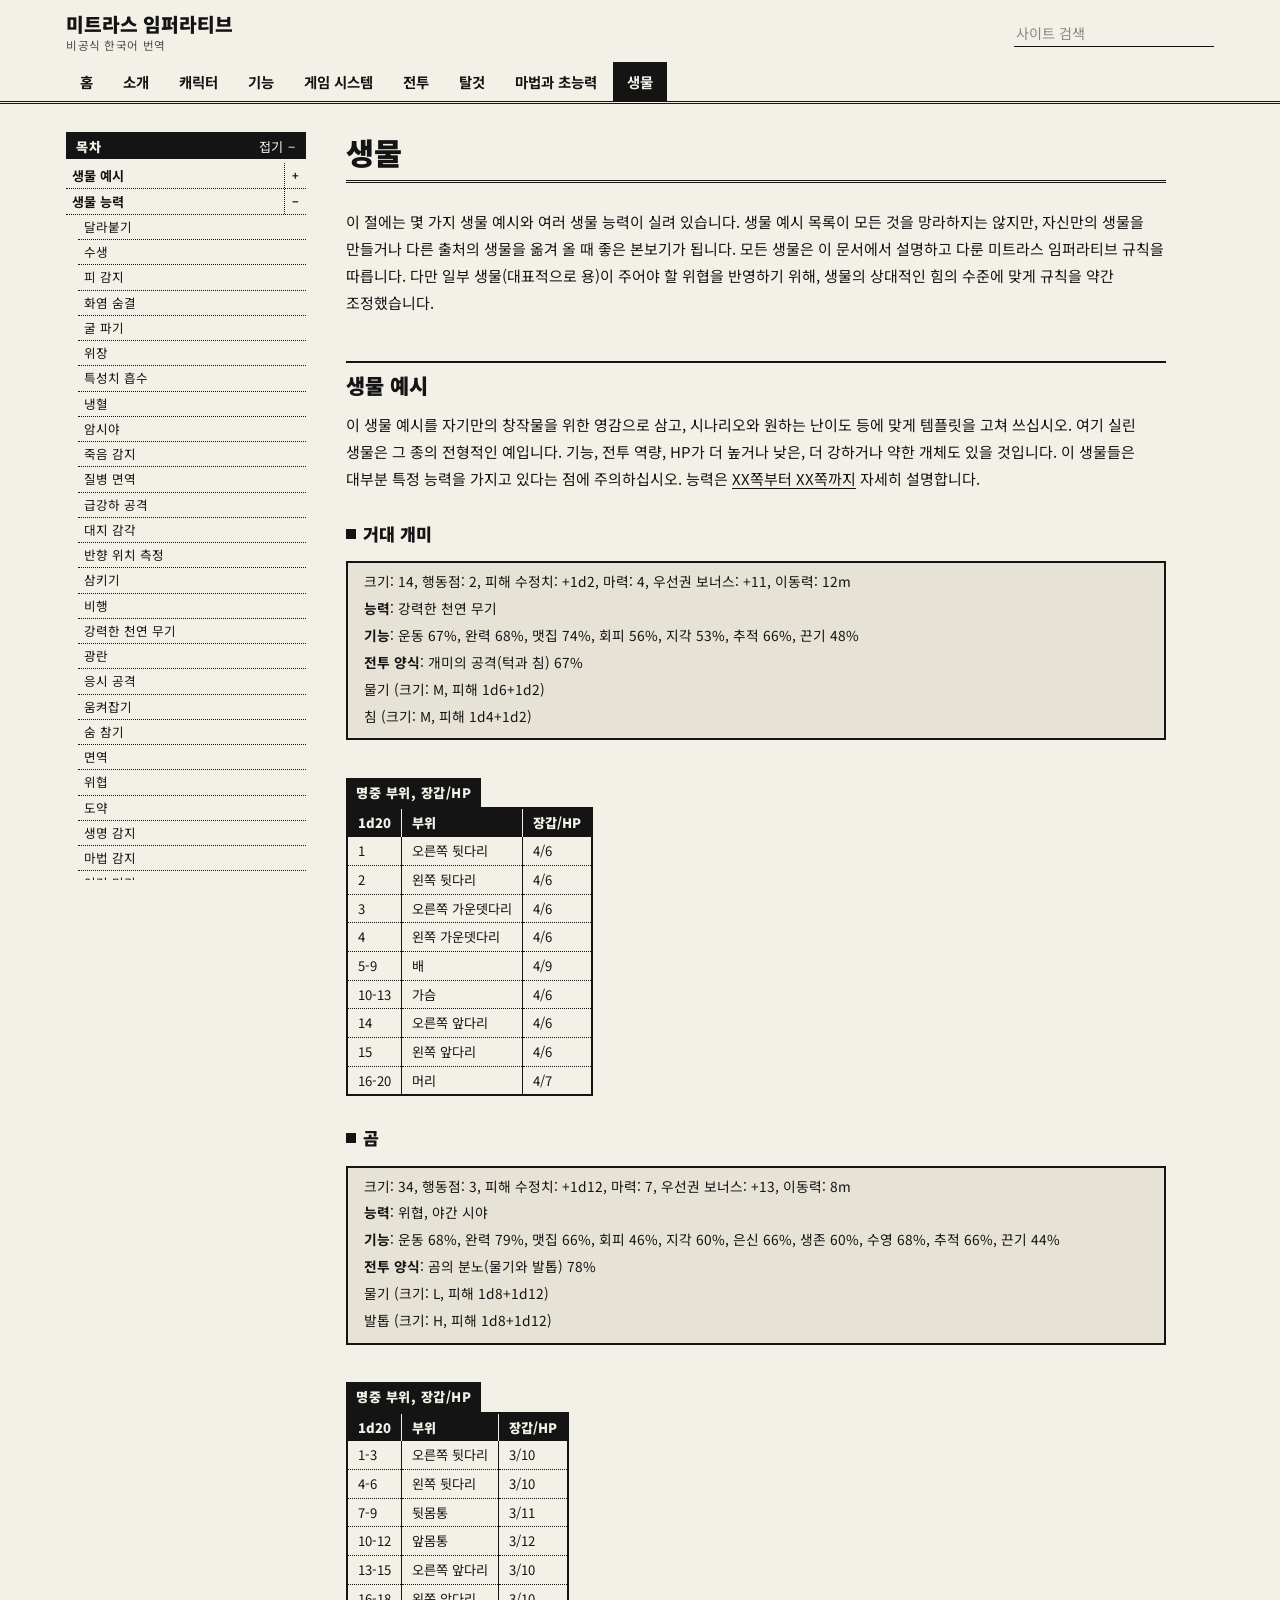
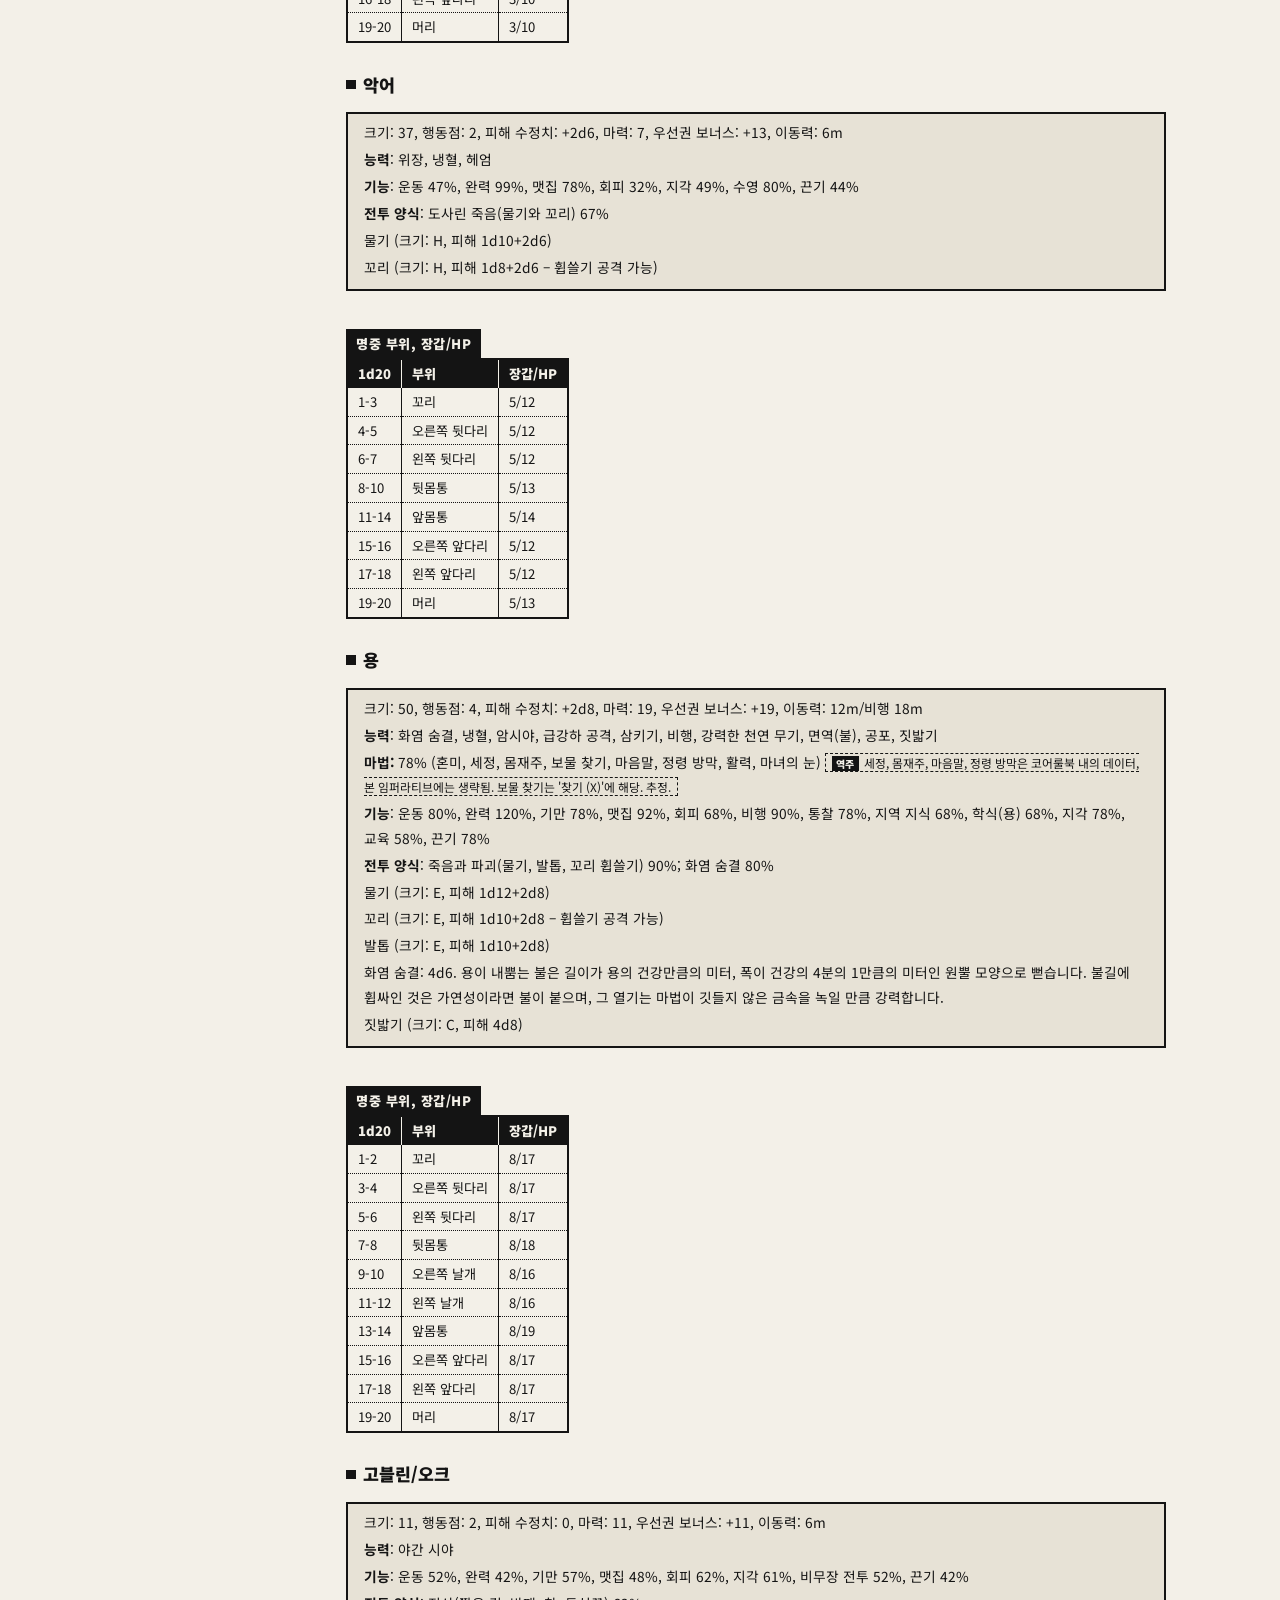
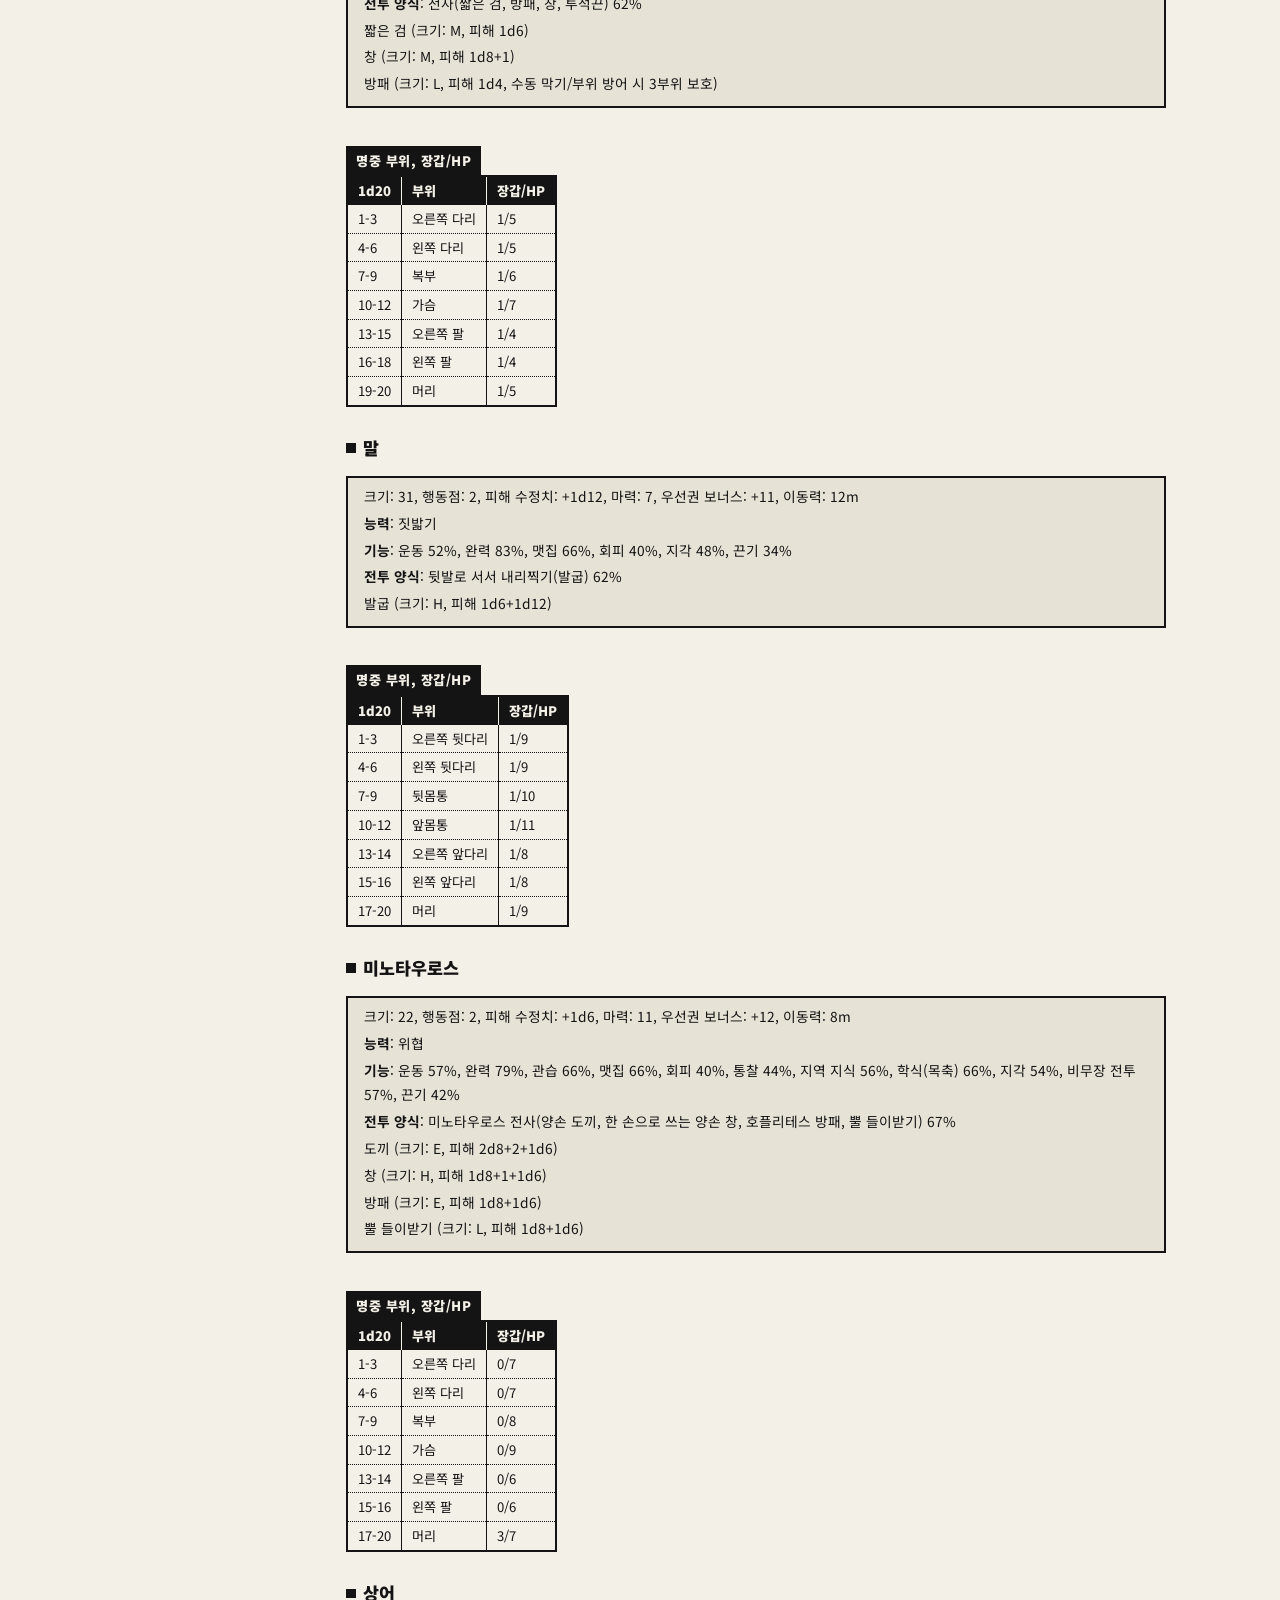
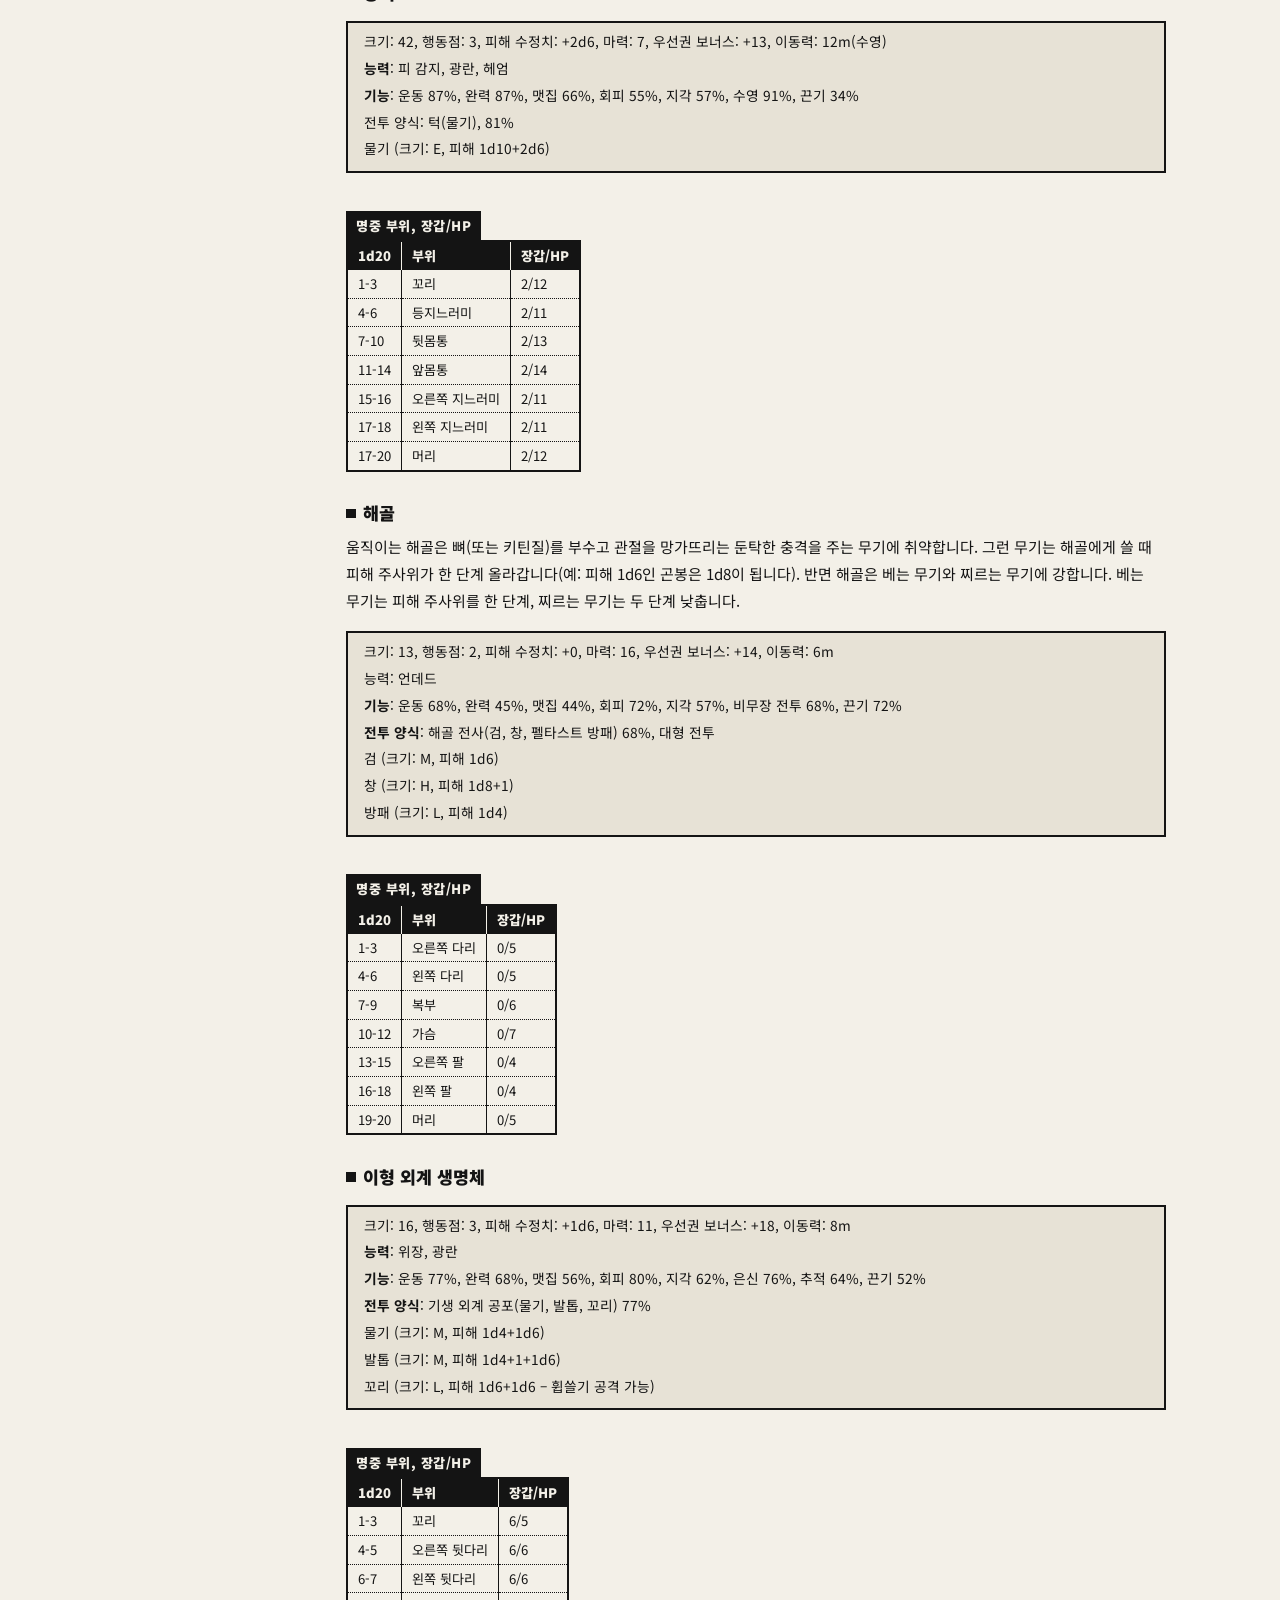
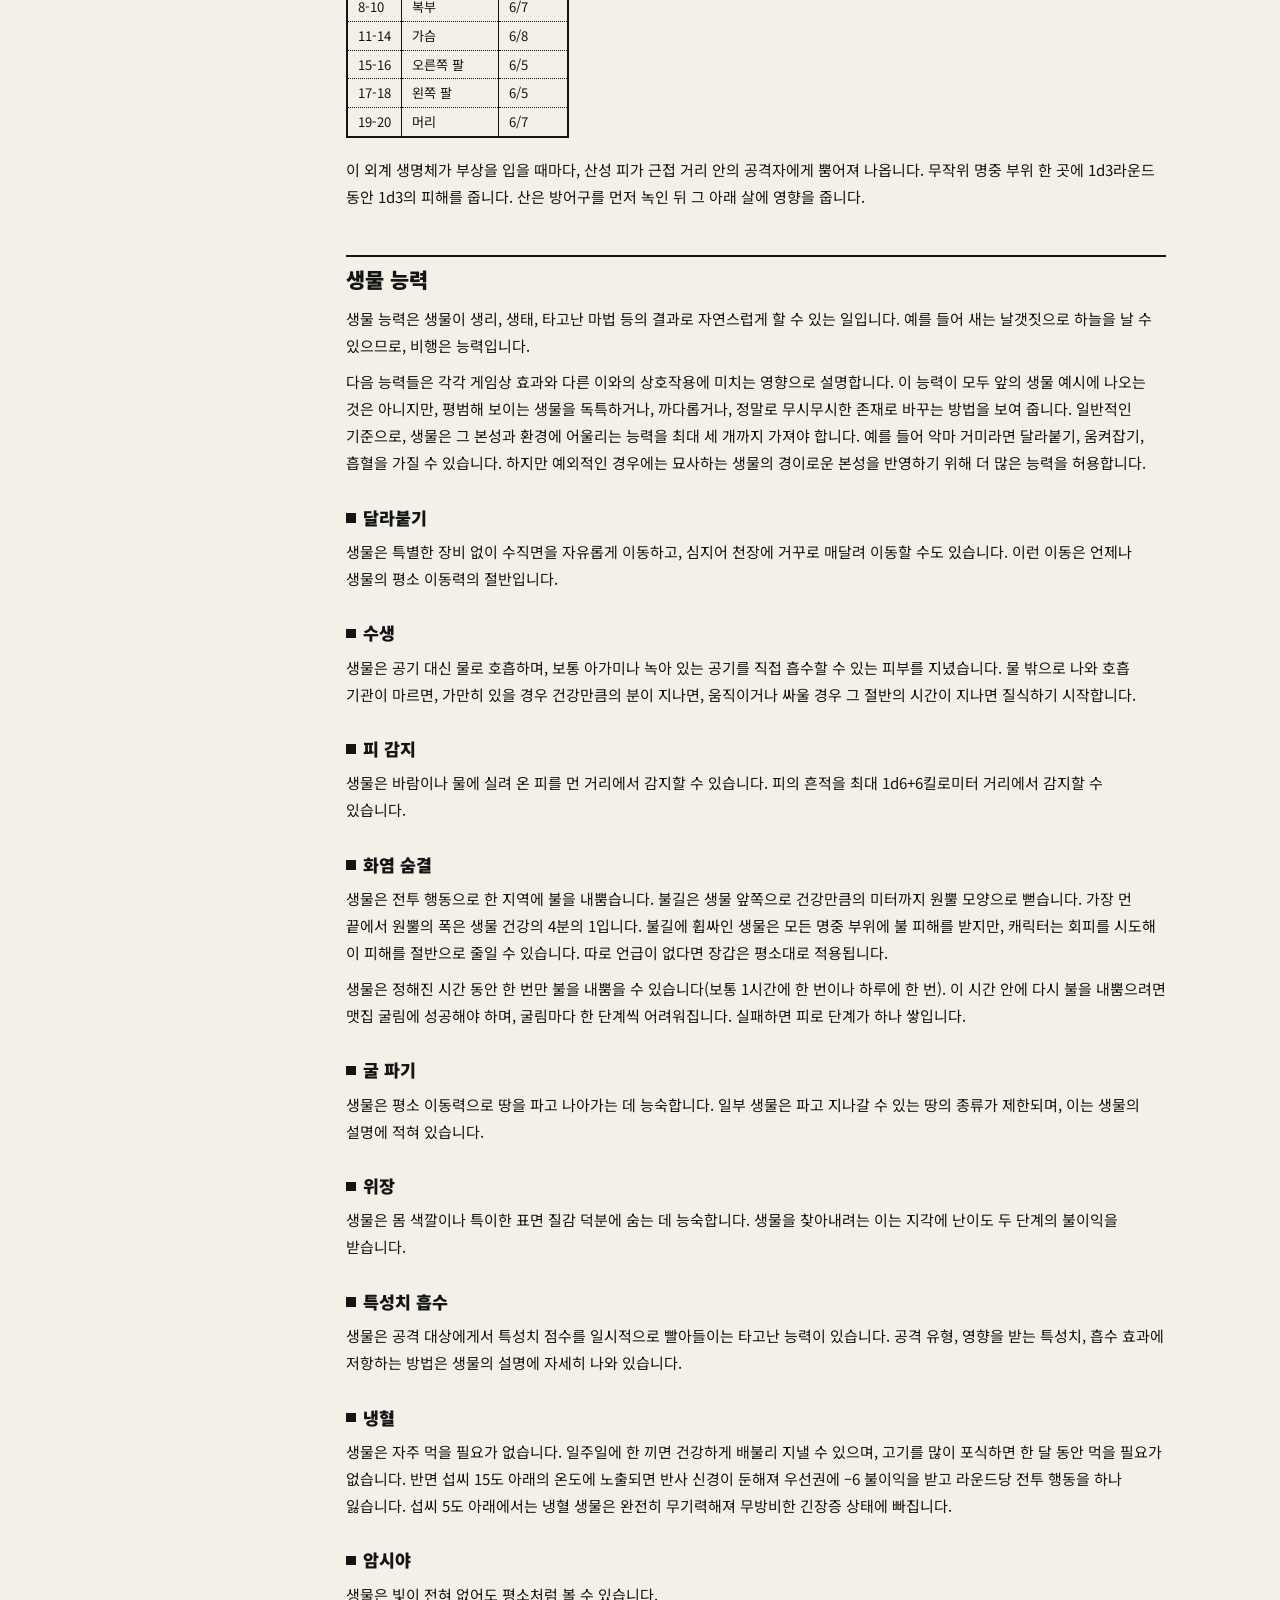
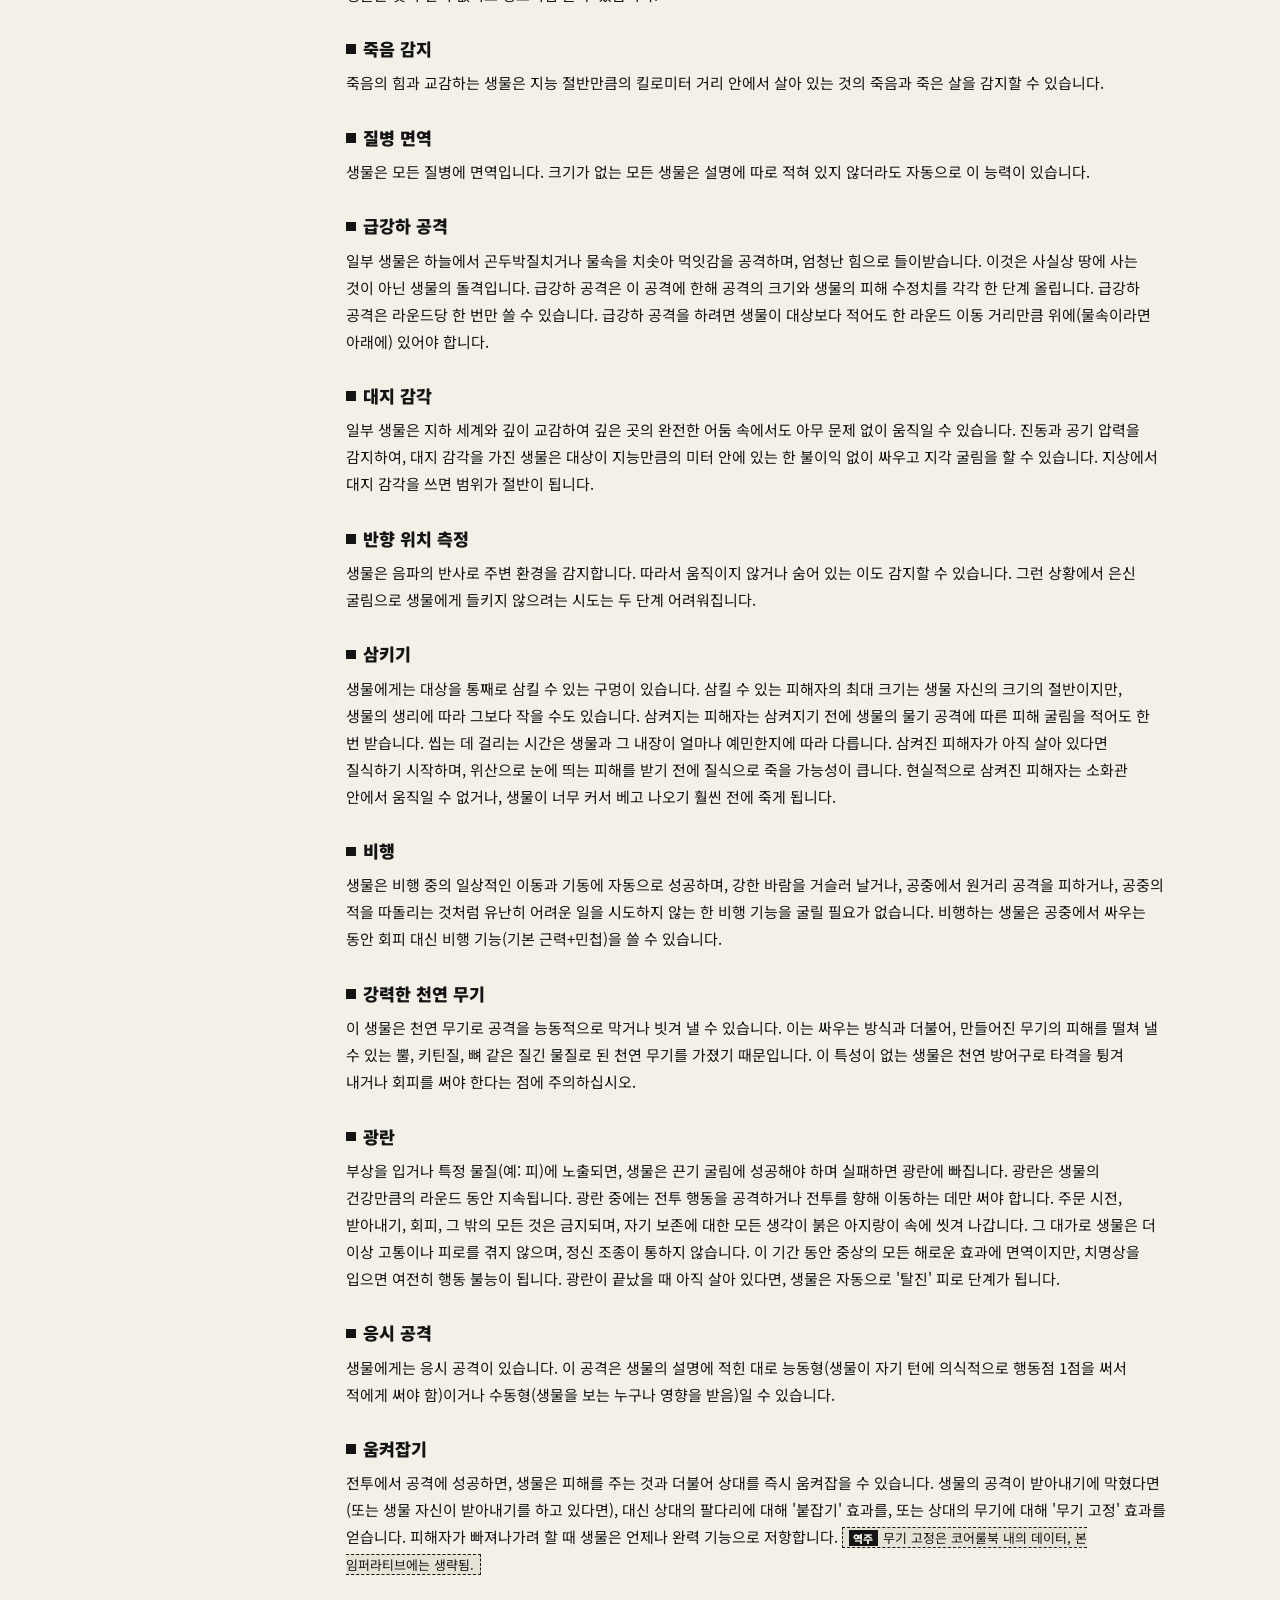
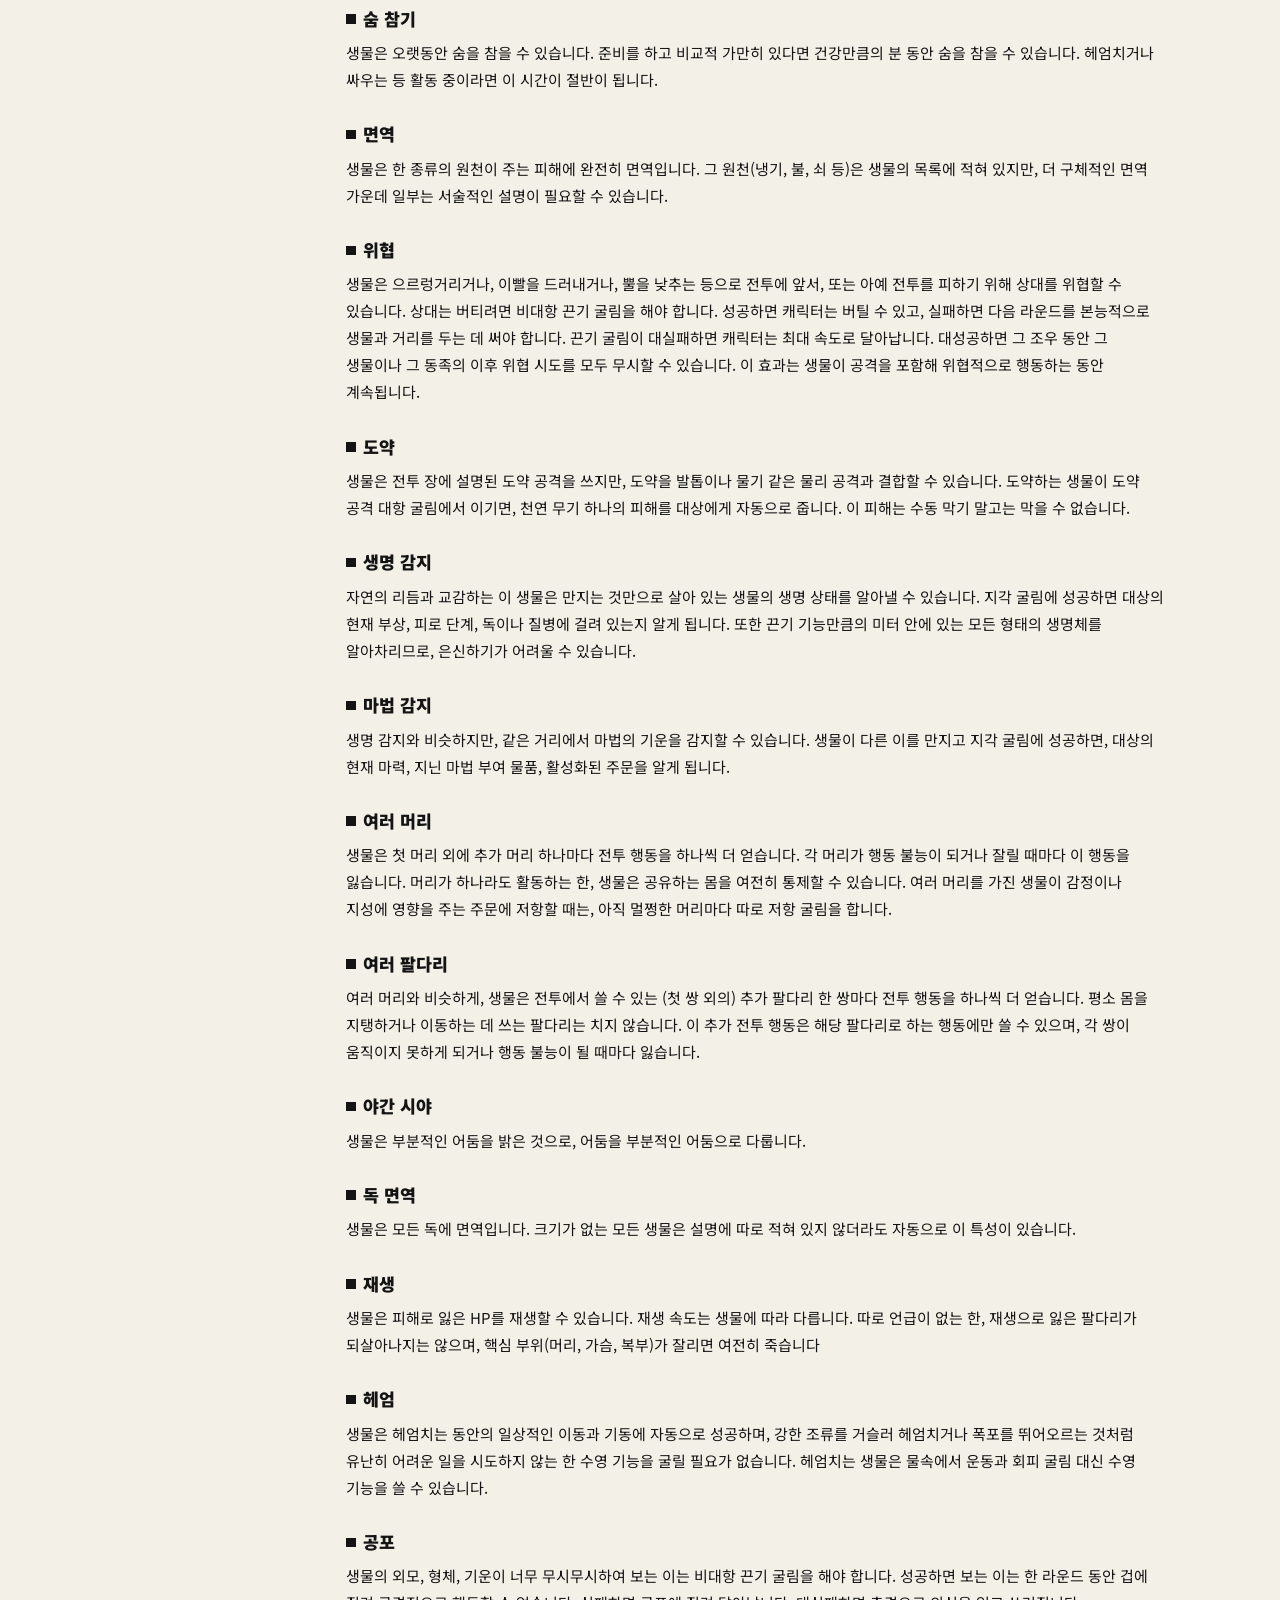
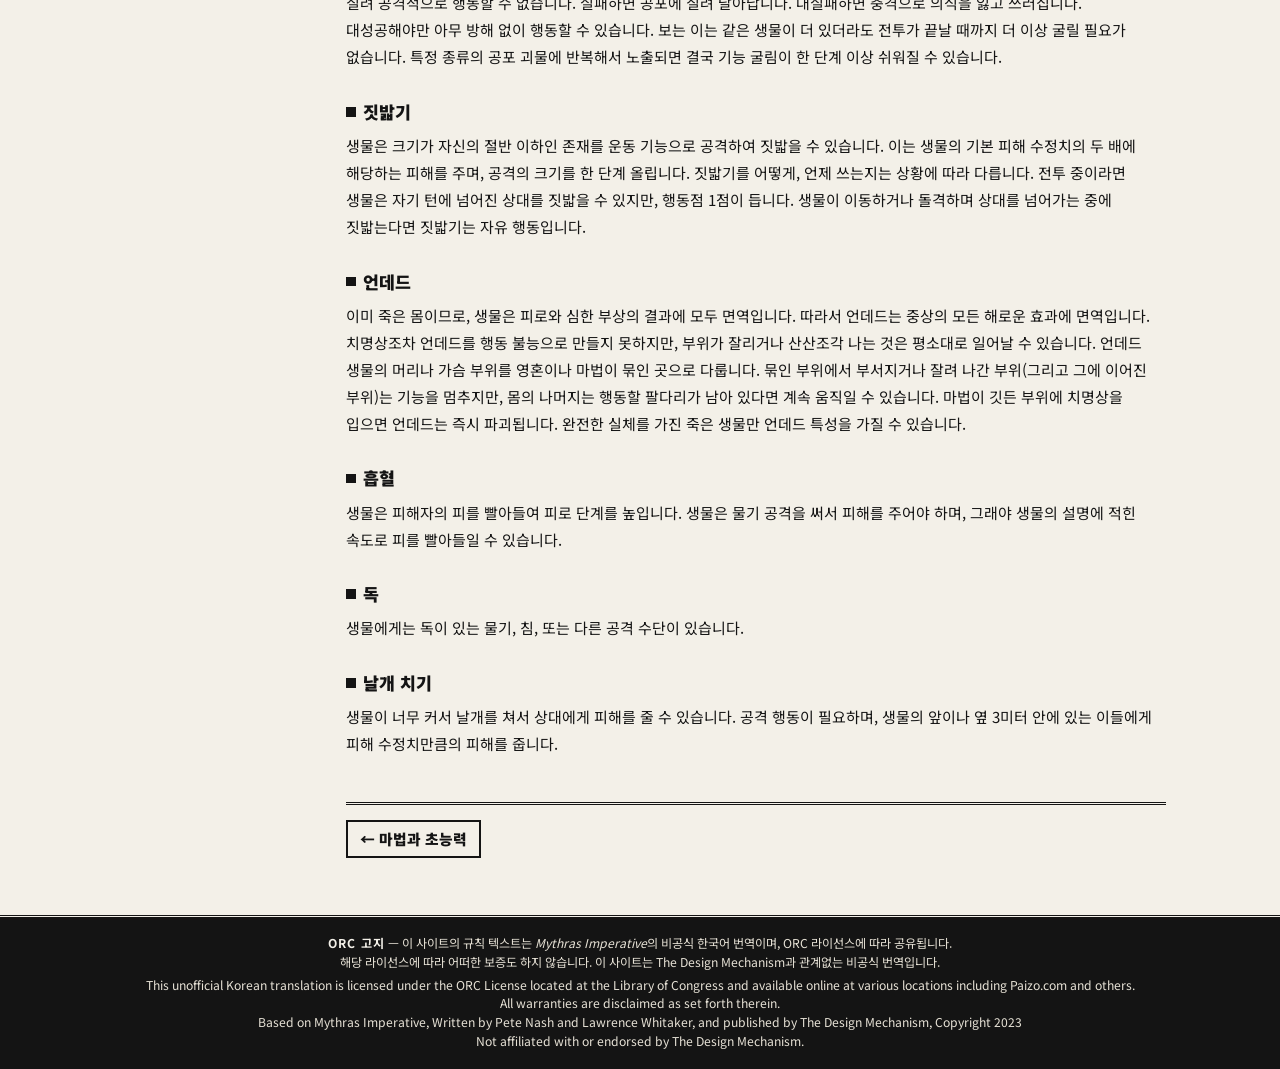
<file: creatures.html>
<!doctype html>
<html lang="ko"><head><meta charset="utf-8">
<meta name="viewport" content="width=device-width, initial-scale=1">
<meta name="description" content="ORC 라이선스로 공개된 d100 롤플레잉 게임 규칙 Mythras Imperative SRD의 비공식 한국어 번역.">
<meta property="og:type" content="website"><meta property="og:site_name" content="미트라스 임퍼라티브 비공식 한국어 번역">
<meta property="og:title" content="생물 | 미트라스 임퍼라티브 비공식 한국어 번역"><meta property="og:description" content="ORC 라이선스로 공개된 d100 롤플레잉 게임 규칙 Mythras Imperative SRD의 비공식 한국어 번역."><meta property="og:url" content="https://yoonsominso.github.io/mythras-imperative-ko/creatures.html">
<title>생물 | 미트라스 임퍼라티브 비공식 한국어 번역</title>
<link rel="preconnect" href="https://fonts.googleapis.com"><link rel="preconnect" href="https://fonts.gstatic.com" crossorigin>
<link href="https://fonts.googleapis.com/css2?family=Noto+Sans+KR:wght@400;700;900&display=swap" rel="stylesheet">
<link rel="stylesheet" href="style.css?v=7547a2e1"></head>
<body>
<header class="banner"><div class="wrap bar">
<a class="brand" href="index.html">미트라스 임퍼라티브<small>비공식 한국어 번역</small></a>
<form class="search" action="search.html"><input name="q" type="search" placeholder="사이트 검색" aria-label="사이트 검색"></form>
<button class="menu-btn" aria-label="메뉴" aria-expanded="false">메뉴</button>
</div>
<nav class="topnav"><div class="wrap"><ul><li><a href="index.html">홈</a></li><li><a href="intro.html">소개</a><ul><li><a href="intro.html#ORC-라이선스">ORC 라이선스</a></li><li><a href="intro.html#ORC-고지">ORC 고지</a></li><li><a href="intro.html#간소화">간소화</a></li><li><a href="intro.html#수치와-결과의-올림">수치와 결과의 올림</a></li><li><a href="intro.html#사용하는-주사위">사용하는 주사위</a></li></ul></li><li><a href="character.html">캐릭터</a><ul><li><a href="character.html#1단계-캐릭터-콘셉트">1단계: 캐릭터 콘셉트</a></li><li><a href="character.html#2단계-특성치">2단계: 특성치</a></li><li><a href="character.html#3단계-파생치">3단계: 파생치</a></li><li><a href="character.html#4단계-기능">4단계: 기능</a></li><li><a href="character.html#5단계-문화">5단계: 문화</a></li><li><a href="character.html#6단계-직업">6단계: 직업</a></li><li><a href="character.html#7단계-보너스-기능-점수">7단계: 보너스 기능 점수</a></li><li><a href="character.html#8단계-열정">8단계: 열정</a></li><li><a href="character.html#9단계-장비">9단계: 장비</a></li></ul></li><li><a href="skills.html">기능</a><ul><li><a href="skills.html#기능의-작동-방식">기능의 작동 방식</a></li></ul></li><li><a href="system.html">게임 시스템</a><ul><li><a href="system.html#질식">질식</a></li><li><a href="system.html#캐릭터-향상">캐릭터 향상</a></li><li><a href="system.html#질병과-독">질병과 독</a></li><li><a href="system.html#추락">추락</a></li><li><a href="system.html#피로">피로</a></li><li><a href="system.html#화재">화재</a></li><li><a href="system.html#게임-시간">게임 시간</a></li><li><a href="system.html#명중-부위">명중 부위</a></li><li><a href="system.html#부상-치유">부상 치유</a></li><li><a href="system.html#무생물">무생물</a></li><li><a href="system.html#행운점">행운점</a></li></ul></li><li><a href="combat.html">전투</a><ul><li><a href="combat.html#전투-양식-2">전투 양식</a></li><li><a href="combat.html#전투-진행하기">전투 진행하기</a></li><li><a href="combat.html#화기">화기</a></li><li><a href="combat.html#전투-라운드와-우선권">전투 라운드와 우선권</a></li><li><a href="combat.html#전투-행동-2">전투 행동</a></li><li><a href="combat.html#이동-2">이동</a></li><li><a href="combat.html#전투의-진행-방식">전투의 진행 방식</a></li><li><a href="combat.html#특수-효과-2">특수 효과</a></li><li><a href="combat.html#근접전">근접전</a></li><li><a href="combat.html#원거리-전투">원거리 전투</a></li><li><a href="combat.html#무기와-방어구">무기와 방어구</a></li></ul></li><li><a href="vehicles.html">탈것</a><ul><li><a href="vehicles.html#능력치">능력치</a></li><li><a href="vehicles.html#선체와-구조">선체와 구조</a></li><li><a href="vehicles.html#속도">속도</a></li><li><a href="vehicles.html#장치">장치</a></li><li><a href="vehicles.html#특성">특성</a></li><li><a href="vehicles.html#조종성과-기동">조종성과 기동</a></li><li><a href="vehicles.html#보호막">보호막</a></li><li><a href="vehicles.html#무기">무기</a></li><li><a href="vehicles.html#탈것-예시">탈것 예시</a></li></ul></li><li><a href="magic.html">마법과 초능력</a><ul><li><a href="magic.html#초능력의-작동-방식">초능력의 작동 방식</a></li><li><a href="magic.html#시작-초능력과-새-초능력-배우기">시작 초능력과 새 초능력 배우기</a></li><li><a href="magic.html#마법">마법</a></li><li><a href="magic.html#초능력">초능력</a></li></ul></li><li class="on"><a href="creatures.html">생물</a><ul><li><a href="creatures.html#생물-예시">생물 예시</a></li><li><a href="creatures.html#생물-능력">생물 능력</a></li></ul></li></ul></div></nav>
</header>
<div class="wrap layout has-toc"><aside class="toc"><details open><summary>목차<span class="fold"></span></summary><ul><li class="l2 has"><div class="row"><a href="#생물-예시">생물 예시</a><button class="tg" aria-label="펼치기" aria-expanded="false"></button></div><ul><li class="l3"><div class="row"><a href="#거대-개미">거대 개미</a></div></li><li class="l3"><div class="row"><a href="#곰">곰</a></div></li><li class="l3"><div class="row"><a href="#악어">악어</a></div></li><li class="l3"><div class="row"><a href="#용">용</a></div></li><li class="l3"><div class="row"><a href="#고블린-오크">고블린/오크</a></div></li><li class="l3"><div class="row"><a href="#말">말</a></div></li><li class="l3"><div class="row"><a href="#미노타우로스">미노타우로스</a></div></li><li class="l3"><div class="row"><a href="#상어">상어</a></div></li><li class="l3"><div class="row"><a href="#해골">해골</a></div></li><li class="l3"><div class="row"><a href="#이형-외계-생명체">이형 외계 생명체</a></div></li></ul></li><li class="l2 has"><div class="row"><a href="#생물-능력">생물 능력</a><button class="tg" aria-label="펼치기" aria-expanded="false"></button></div><ul><li class="l3"><div class="row"><a href="#달라붙기">달라붙기</a></div></li><li class="l3"><div class="row"><a href="#수생">수생</a></div></li><li class="l3"><div class="row"><a href="#피-감지">피 감지</a></div></li><li class="l3"><div class="row"><a href="#화염-숨결">화염 숨결</a></div></li><li class="l3"><div class="row"><a href="#굴-파기">굴 파기</a></div></li><li class="l3"><div class="row"><a href="#위장">위장</a></div></li><li class="l3"><div class="row"><a href="#특성치-흡수">특성치 흡수</a></div></li><li class="l3"><div class="row"><a href="#냉혈">냉혈</a></div></li><li class="l3"><div class="row"><a href="#암시야">암시야</a></div></li><li class="l3"><div class="row"><a href="#죽음-감지">죽음 감지</a></div></li><li class="l3"><div class="row"><a href="#질병-면역">질병 면역</a></div></li><li class="l3"><div class="row"><a href="#급강하-공격">급강하 공격</a></div></li><li class="l3"><div class="row"><a href="#대지-감각">대지 감각</a></div></li><li class="l3"><div class="row"><a href="#반향-위치-측정">반향 위치 측정</a></div></li><li class="l3"><div class="row"><a href="#삼키기">삼키기</a></div></li><li class="l3"><div class="row"><a href="#비행">비행</a></div></li><li class="l3"><div class="row"><a href="#강력한-천연-무기">강력한 천연 무기</a></div></li><li class="l3"><div class="row"><a href="#광란">광란</a></div></li><li class="l3"><div class="row"><a href="#응시-공격">응시 공격</a></div></li><li class="l3"><div class="row"><a href="#움켜잡기">움켜잡기</a></div></li><li class="l3"><div class="row"><a href="#숨-참기">숨 참기</a></div></li><li class="l3"><div class="row"><a href="#면역">면역</a></div></li><li class="l3"><div class="row"><a href="#위협">위협</a></div></li><li class="l3"><div class="row"><a href="#도약">도약</a></div></li><li class="l3"><div class="row"><a href="#생명-감지">생명 감지</a></div></li><li class="l3"><div class="row"><a href="#마법-감지">마법 감지</a></div></li><li class="l3"><div class="row"><a href="#여러-머리">여러 머리</a></div></li><li class="l3"><div class="row"><a href="#여러-팔다리">여러 팔다리</a></div></li><li class="l3"><div class="row"><a href="#야간-시야">야간 시야</a></div></li><li class="l3"><div class="row"><a href="#독-면역">독 면역</a></div></li><li class="l3"><div class="row"><a href="#재생">재생</a></div></li><li class="l3"><div class="row"><a href="#헤엄">헤엄</a></div></li><li class="l3"><div class="row"><a href="#공포">공포</a></div></li><li class="l3"><div class="row"><a href="#짓밟기">짓밟기</a></div></li><li class="l3"><div class="row"><a href="#언데드">언데드</a></div></li><li class="l3"><div class="row"><a href="#흡혈">흡혈</a></div></li><li class="l3"><div class="row"><a href="#독">독</a></div></li><li class="l3"><div class="row"><a href="#날개-치기">날개 치기</a></div></li></ul></li></ul></details></aside><main id="main"><h1>생물</h1>
<p>이 절에는 몇 가지 생물 예시와 여러 생물 능력이 실려 있습니다. 생물 예시 목록이 모든 것을 망라하지는 않지만, 자신만의 생물을 만들거나 다른 출처의 생물을 옮겨 올 때 좋은 본보기가 됩니다. 모든 생물은 이 문서에서 설명하고 다룬 미트라스 임퍼라티브 규칙을 따릅니다. 다만 일부 생물(대표적으로 용)이 주어야 할 위협을 반영하기 위해, 생물의 상대적인 힘의 수준에 맞게 규칙을 약간 조정했습니다.</p>
<h2 id="생물-예시">생물 예시</h2>
<p>이 생물 예시를 자기만의 창작물을 위한 영감으로 삼고, 시나리오와 원하는 난이도 등에 맞게 템플릿을 고쳐 쓰십시오. 여기 실린 생물은 그 종의 전형적인 예입니다. 기능, 전투 역량, HP가 더 높거나 낮은, 더 강하거나 약한 개체도 있을 것입니다. 이 생물들은 대부분 특정 능력을 가지고 있다는 점에 주의하십시오. 능력은 <a class="xref" href="creatures.html#생물-능력">XX쪽부터 XX쪽까지</a> 자세히 설명합니다.</p>
<h3 id="거대-개미">거대 개미</h3>
<div class="box stat"><p>크기: 14, 행동점: 2, 피해 수정치: +1d2, 마력: 4, 우선권 보너스: +11, 이동력: 12m</p><p><strong>능력</strong>: 강력한 천연 무기</p><p><strong>기능</strong>: 운동 67%, 완력 68%, 맷집 74%, 회피 56%, 지각 53%, 추적 66%, 끈기 48%</p><p><strong>전투 양식</strong>: 개미의 공격(턱과 침) 67%</p><p>물기 (크기: M, 피해 1d6+1d2)</p><p>침 (크기: M, 피해 1d4+1d2)</p></div>
<p class="table-title" id="표-명중-부위-장갑-HP">명중 부위, 장갑/HP</p>
<div class="table-wrap"><table class="nw1"><tr><th>1d20</th><th>부위</th><th>장갑/HP</th></tr><tr><td>1</td><td>오른쪽 뒷다리</td><td>4/6</td></tr><tr><td>2</td><td>왼쪽 뒷다리</td><td>4/6</td></tr><tr><td>3</td><td>오른쪽 가운뎃다리</td><td>4/6</td></tr><tr><td>4</td><td>왼쪽 가운뎃다리</td><td>4/6</td></tr><tr><td>5-9</td><td>배</td><td>4/9</td></tr><tr><td>10-13</td><td>가슴</td><td>4/6</td></tr><tr><td>14</td><td>오른쪽 앞다리</td><td>4/6</td></tr><tr><td>15</td><td>왼쪽 앞다리</td><td>4/6</td></tr><tr><td>16-20</td><td>머리</td><td>4/7</td></tr></table></div>
<h3 id="곰">곰</h3>
<div class="box stat"><p>크기: 34, 행동점: 3, 피해 수정치: +1d12, 마력: 7, 우선권 보너스: +13, 이동력: 8m</p><p><strong>능력</strong>: 위협, 야간 시야</p><p><strong>기능</strong>: 운동 68%, 완력 79%, 맷집 66%, 회피 46%, 지각 60%, 은신 66%, 생존 60%, 수영 68%, 추적 66%, 끈기 44%</p><p><strong>전투 양식</strong>: 곰의 분노(물기와 발톱) 78%</p><p>물기 (크기: L, 피해 1d8+1d12)</p><p>발톱 (크기: H, 피해 1d8+1d12)</p></div>
<p class="table-title" id="표-명중-부위-장갑-HP-2">명중 부위, 장갑/HP</p>
<div class="table-wrap"><table class="nw1"><tr><th>1d20</th><th>부위</th><th>장갑/HP</th></tr><tr><td>1-3</td><td>오른쪽 뒷다리</td><td>3/10</td></tr><tr><td>4-6</td><td>왼쪽 뒷다리</td><td>3/10</td></tr><tr><td>7-9</td><td>뒷몸통</td><td>3/11</td></tr><tr><td>10-12</td><td>앞몸통</td><td>3/12</td></tr><tr><td>13-15</td><td>오른쪽 앞다리</td><td>3/10</td></tr><tr><td>16-18</td><td>왼쪽 앞다리</td><td>3/10</td></tr><tr><td>19-20</td><td>머리</td><td>3/10</td></tr></table></div>
<h3 id="악어">악어</h3>
<div class="box stat"><p>크기: 37, 행동점: 2, 피해 수정치: +2d6, 마력: 7, 우선권 보너스: +13, 이동력: 6m</p><p><strong>능력</strong>: 위장, 냉혈, 헤엄</p><p><strong>기능</strong>: 운동 47%, 완력 99%, 맷집 78%, 회피 32%, 지각 49%, 수영 80%, 끈기 44%</p><p><strong>전투 양식</strong>: 도사린 죽음(물기와 꼬리) 67%</p><p>물기 (크기: H, 피해 1d10+2d6)</p><p>꼬리 (크기: H, 피해 1d8+2d6 – 휩쓸기 공격 가능)</p></div>
<p class="table-title" id="표-명중-부위-장갑-HP-3">명중 부위, 장갑/HP</p>
<div class="table-wrap"><table class="nw1"><tr><th>1d20</th><th>부위</th><th>장갑/HP</th></tr><tr><td>1-3</td><td>꼬리</td><td>5/12</td></tr><tr><td>4-5</td><td>오른쪽 뒷다리</td><td>5/12</td></tr><tr><td>6-7</td><td>왼쪽 뒷다리</td><td>5/12</td></tr><tr><td>8-10</td><td>뒷몸통</td><td>5/13</td></tr><tr><td>11-14</td><td>앞몸통</td><td>5/14</td></tr><tr><td>15-16</td><td>오른쪽 앞다리</td><td>5/12</td></tr><tr><td>17-18</td><td>왼쪽 앞다리</td><td>5/12</td></tr><tr><td>19-20</td><td>머리</td><td>5/13</td></tr></table></div>
<h3 id="용">용</h3>
<div class="box stat"><p>크기: 50, 행동점: 4, 피해 수정치: +2d8, 마력: 19, 우선권 보너스: +19, 이동력: 12m/비행 18m</p><p><strong>능력</strong>: 화염 숨결, 냉혈, 암시야, 급강하 공격, 삼키기, 비행, 강력한 천연 무기, 면역(불), 공포, 짓밟기</p><p><strong>마법:</strong> 78% (혼미, 세정, 몸재주, 보물 찾기, 마음말, 정령 방막, 활력, 마녀의 눈) <span class="tn">세정, 몸재주, 마음말, 정령 방막은 코어룰북 내의 데이터, 본 임퍼라티브에는 생략됨. 보물 찾기는 &#x27;찾기 (X)&#x27;에 해당. 추정.</span></p><p><strong>기능</strong>: 운동 80%, 완력 120%, 기만 78%, 맷집 92%, 회피 68%, 비행 90%, 통찰 78%, 지역 지식 68%, 학식(용) 68%, 지각 78%, 교육 58%, 끈기 78%</p><p><strong>전투 양식</strong>: 죽음과 파괴(물기, 발톱, 꼬리 휩쓸기) 90%; 화염 숨결 80%</p><p>물기 (크기: E, 피해 1d12+2d8)</p><p>꼬리 (크기: E, 피해 1d10+2d8 – 휩쓸기 공격 가능)</p><p>발톱 (크기: E, 피해 1d10+2d8)</p><p>화염 숨결: 4d6. 용이 내뿜는 불은 길이가 용의 건강만큼의 미터, 폭이 건강의 4분의 1만큼의 미터인 원뿔 모양으로 뻗습니다. 불길에 휩싸인 것은 가연성이라면 불이 붙으며, 그 열기는 마법이 깃들지 않은 금속을 녹일 만큼 강력합니다.</p><p>짓밟기 (크기: C, 피해 4d8)</p></div>
<p class="table-title" id="표-명중-부위-장갑-HP-4">명중 부위, 장갑/HP</p>
<div class="table-wrap"><table class="nw1"><tr><th>1d20</th><th>부위</th><th>장갑/HP</th></tr><tr><td>1-2</td><td>꼬리</td><td>8/17</td></tr><tr><td>3-4</td><td>오른쪽 뒷다리</td><td>8/17</td></tr><tr><td>5-6</td><td>왼쪽 뒷다리</td><td>8/17</td></tr><tr><td>7-8</td><td>뒷몸통</td><td>8/18</td></tr><tr><td>9-10</td><td>오른쪽 날개</td><td>8/16</td></tr><tr><td>11-12</td><td>왼쪽 날개</td><td>8/16</td></tr><tr><td>13-14</td><td>앞몸통</td><td>8/19</td></tr><tr><td>15-16</td><td>오른쪽 앞다리</td><td>8/17</td></tr><tr><td>17-18</td><td>왼쪽 앞다리</td><td>8/17</td></tr><tr><td>19-20</td><td>머리</td><td>8/17</td></tr></table></div>
<h3 id="고블린-오크">고블린/오크</h3>
<div class="box stat"><p>크기: 11, 행동점: 2, 피해 수정치: 0, 마력: 11, 우선권 보너스: +11, 이동력: 6m</p><p><strong>능력</strong>: 야간 시야</p><p><strong>기능</strong>: 운동 52%, 완력 42%, 기만 57%, 맷집 48%, 회피 62%, 지각 61%, 비무장 전투 52%, 끈기 42%</p><p><strong>전투 양식</strong>: 전사(짧은 검, 방패, 창, 투석끈) 62%</p><p>짧은 검 (크기: M, 피해 1d6)</p><p>창 (크기: M, 피해 1d8+1)</p><p>방패 (크기: L, 피해 1d4, 수동 막기/부위 방어 시 3부위 보호)</p></div>
<p class="table-title" id="표-명중-부위-장갑-HP-5">명중 부위, 장갑/HP</p>
<div class="table-wrap"><table class="nw1"><tr><th>1d20</th><th>부위</th><th>장갑/HP</th></tr><tr><td>1-3</td><td>오른쪽 다리</td><td>1/5</td></tr><tr><td>4-6</td><td>왼쪽 다리</td><td>1/5</td></tr><tr><td>7-9</td><td>복부</td><td>1/6</td></tr><tr><td>10-12</td><td>가슴</td><td>1/7</td></tr><tr><td>13-15</td><td>오른쪽 팔</td><td>1/4</td></tr><tr><td>16-18</td><td>왼쪽 팔</td><td>1/4</td></tr><tr><td>19-20</td><td>머리</td><td>1/5</td></tr></table></div>
<h3 id="말">말</h3>
<div class="box stat"><p>크기: 31, 행동점: 2, 피해 수정치: +1d12, 마력: 7, 우선권 보너스: +11, 이동력: 12m</p><p><strong>능력</strong>: 짓밟기</p><p><strong>기능</strong>: 운동 52%, 완력 83%, 맷집 66%, 회피 40%, 지각 48%, 끈기 34%</p><p><strong>전투 양식</strong>: 뒷발로 서서 내리찍기(발굽) 62%</p><p>발굽 (크기: H, 피해 1d6+1d12)</p></div>
<p class="table-title" id="표-명중-부위-장갑-HP-6">명중 부위, 장갑/HP</p>
<div class="table-wrap"><table class="nw1"><tr><th>1d20</th><th>부위</th><th>장갑/HP</th></tr><tr><td>1-3</td><td>오른쪽 뒷다리</td><td>1/9</td></tr><tr><td>4-6</td><td>왼쪽 뒷다리</td><td>1/9</td></tr><tr><td>7-9</td><td>뒷몸통</td><td>1/10</td></tr><tr><td>10-12</td><td>앞몸통</td><td>1/11</td></tr><tr><td>13-14</td><td>오른쪽 앞다리</td><td>1/8</td></tr><tr><td>15-16</td><td>왼쪽 앞다리</td><td>1/8</td></tr><tr><td>17-20</td><td>머리</td><td>1/9</td></tr></table></div>
<h3 id="미노타우로스">미노타우로스</h3>
<div class="box stat"><p>크기: 22, 행동점: 2, 피해 수정치: +1d6, 마력: 11, 우선권 보너스: +12, 이동력: 8m</p><p><strong>능력</strong>: 위협</p><p><strong>기능</strong>: 운동 57%, 완력 79%, 관습 66%, 맷집 66%, 회피 40%, 통찰 44%, 지역 지식 56%, 학식(목축) 66%, 지각 54%, 비무장 전투 57%, 끈기 42%</p><p><strong>전투 양식</strong>: 미노타우로스 전사(양손 도끼, 한 손으로 쓰는 양손 창, 호플리테스 방패, 뿔 들이받기) 67%</p><p>도끼 (크기: E, 피해 2d8+2+1d6)</p><p>창 (크기: H, 피해 1d8+1+1d6)</p><p>방패 (크기: E, 피해 1d8+1d6)</p><p>뿔 들이받기 (크기: L, 피해 1d8+1d6)</p></div>
<p class="table-title" id="표-명중-부위-장갑-HP-7">명중 부위, 장갑/HP</p>
<div class="table-wrap"><table class="nw1"><tr><th>1d20</th><th>부위</th><th>장갑/HP</th></tr><tr><td>1-3</td><td>오른쪽 다리</td><td>0/7</td></tr><tr><td>4-6</td><td>왼쪽 다리</td><td>0/7</td></tr><tr><td>7-9</td><td>복부</td><td>0/8</td></tr><tr><td>10-12</td><td>가슴</td><td>0/9</td></tr><tr><td>13-14</td><td>오른쪽 팔</td><td>0/6</td></tr><tr><td>15-16</td><td>왼쪽 팔</td><td>0/6</td></tr><tr><td>17-20</td><td>머리</td><td>3/7</td></tr></table></div>
<h3 id="상어">상어</h3>
<div class="box stat"><p>크기: 42, 행동점: 3, 피해 수정치: +2d6, 마력: 7, 우선권 보너스: +13, 이동력: 12m(수영)</p><p><strong>능력</strong>: 피 감지, 광란, 헤엄</p><p><strong>기능</strong>: 운동 87%, 완력 87%, 맷집 66%, 회피 55%, 지각 57%, 수영 91%, 끈기 34%</p><p>전투 양식: 턱(물기), 81%</p><p>물기 (크기: E, 피해 1d10+2d6)</p></div>
<p class="table-title" id="표-명중-부위-장갑-HP-8">명중 부위, 장갑/HP</p>
<div class="table-wrap"><table class="nw1"><tr><th>1d20</th><th>부위</th><th>장갑/HP</th></tr><tr><td>1-3</td><td>꼬리</td><td>2/12</td></tr><tr><td>4-6</td><td>등지느러미</td><td>2/11</td></tr><tr><td>7-10</td><td>뒷몸통</td><td>2/13</td></tr><tr><td>11-14</td><td>앞몸통</td><td>2/14</td></tr><tr><td>15-16</td><td>오른쪽 지느러미</td><td>2/11</td></tr><tr><td>17-18</td><td>왼쪽 지느러미</td><td>2/11</td></tr><tr><td>17-20</td><td>머리</td><td>2/12</td></tr></table></div>
<h3 id="해골">해골</h3>
<p>움직이는 해골은 뼈(또는 키틴질)를 부수고 관절을 망가뜨리는 둔탁한 충격을 주는 무기에 취약합니다. 그런 무기는 해골에게 쓸 때 피해 주사위가 한 단계 올라갑니다(예: 피해 1d6인 곤봉은 1d8이 됩니다). 반면 해골은 베는 무기와 찌르는 무기에 강합니다. 베는 무기는 피해 주사위를 한 단계, 찌르는 무기는 두 단계 낮춥니다.</p>
<div class="box stat"><p>크기: 13, 행동점: 2, 피해 수정치: +0, 마력: 16, 우선권 보너스: +14, 이동력: 6m</p><p>능력: 언데드</p><p><strong>기능</strong>: 운동 68%, 완력 45%, 맷집 44%, 회피 72%, 지각 57%, 비무장 전투 68%, 끈기 72%</p><p><strong>전투 양식</strong>: 해골 전사(검, 창, 펠타스트 방패) 68%, 대형 전투</p><p>검 (크기: M, 피해 1d6)</p><p>창 (크기: H, 피해 1d8+1)</p><p>방패 (크기: L, 피해 1d4)</p></div>
<p class="table-title" id="표-명중-부위-장갑-HP-9">명중 부위, 장갑/HP</p>
<div class="table-wrap"><table class="nw1"><tr><th>1d20</th><th>부위</th><th>장갑/HP</th></tr><tr><td>1-3</td><td>오른쪽 다리</td><td>0/5</td></tr><tr><td>4-6</td><td>왼쪽 다리</td><td>0/5</td></tr><tr><td>7-9</td><td>복부</td><td>0/6</td></tr><tr><td>10-12</td><td>가슴</td><td>0/7</td></tr><tr><td>13-15</td><td>오른쪽 팔</td><td>0/4</td></tr><tr><td>16-18</td><td>왼쪽 팔</td><td>0/4</td></tr><tr><td>19-20</td><td>머리</td><td>0/5</td></tr></table></div>
<h3 id="이형-외계-생명체">이형 외계 생명체</h3>
<div class="box stat"><p>크기: 16, 행동점: 3, 피해 수정치: +1d6, 마력: 11, 우선권 보너스: +18, 이동력: 8m</p><p><strong>능력</strong>: 위장, 광란</p><p><strong>기능</strong>: 운동 77%, 완력 68%, 맷집 56%, 회피 80%, 지각 62%, 은신 76%, 추적 64%, 끈기 52%</p><p><strong>전투 양식</strong>: 기생 외계 공포(물기, 발톱, 꼬리) 77%</p><p>물기 (크기: M, 피해 1d4+1d6)</p><p>발톱 (크기: M, 피해 1d4+1+1d6)</p><p>꼬리 (크기: L, 피해 1d6+1d6 – 휩쓸기 공격 가능)</p></div>
<p class="table-title" id="표-명중-부위-장갑-HP-10">명중 부위, 장갑/HP</p>
<div class="table-wrap"><table class="nw1"><tr><th>1d20</th><th>부위</th><th>장갑/HP</th></tr><tr><td>1-3</td><td>꼬리</td><td>6/5</td></tr><tr><td>4-5</td><td>오른쪽 뒷다리</td><td>6/6</td></tr><tr><td>6-7</td><td>왼쪽 뒷다리</td><td>6/6</td></tr><tr><td>8-10</td><td>복부</td><td>6/7</td></tr><tr><td>11-14</td><td>가슴</td><td>6/8</td></tr><tr><td>15-16</td><td>오른쪽 팔</td><td>6/5</td></tr><tr><td>17-18</td><td>왼쪽 팔</td><td>6/5</td></tr><tr><td>19-20</td><td>머리</td><td>6/7</td></tr></table></div>
<p>이 외계 생명체가 부상을 입을 때마다, 산성 피가 근접 거리 안의 공격자에게 뿜어져 나옵니다. 무작위 명중 부위 한 곳에 1d3라운드 동안 1d3의 피해를 줍니다. 산은 방어구를 먼저 녹인 뒤 그 아래 살에 영향을 줍니다.</p>
<h2 id="생물-능력">생물 능력</h2>
<p>생물 능력은 생물이 생리, 생태, 타고난 마법 등의 결과로 자연스럽게 할 수 있는 일입니다. 예를 들어 새는 날갯짓으로 하늘을 날 수 있으므로, 비행은 능력입니다.</p>
<p>다음 능력들은 각각 게임상 효과와 다른 이와의 상호작용에 미치는 영향으로 설명합니다. 이 능력이 모두 앞의 생물 예시에 나오는 것은 아니지만, 평범해 보이는 생물을 독특하거나, 까다롭거나, 정말로 무시무시한 존재로 바꾸는 방법을 보여 줍니다. 일반적인 기준으로, 생물은 그 본성과 환경에 어울리는 능력을 최대 세 개까지 가져야 합니다. 예를 들어 악마 거미라면 달라붙기, 움켜잡기, 흡혈을 가질 수 있습니다. 하지만 예외적인 경우에는 묘사하는 생물의 경이로운 본성을 반영하기 위해 더 많은 능력을 허용합니다.</p>
<h3 id="달라붙기">달라붙기</h3>
<p>생물은 특별한 장비 없이 수직면을 자유롭게 이동하고, 심지어 천장에 거꾸로 매달려 이동할 수도 있습니다. 이런 이동은 언제나 생물의 평소 이동력의 절반입니다.</p>
<h3 id="수생">수생</h3>
<p>생물은 공기 대신 물로 호흡하며, 보통 아가미나 녹아 있는 공기를 직접 흡수할 수 있는 피부를 지녔습니다. 물 밖으로 나와 호흡 기관이 마르면, 가만히 있을 경우 건강만큼의 분이 지나면, 움직이거나 싸울 경우 그 절반의 시간이 지나면 질식하기 시작합니다.</p>
<h3 id="피-감지">피 감지</h3>
<p>생물은 바람이나 물에 실려 온 피를 먼 거리에서 감지할 수 있습니다. 피의 흔적을 최대 1d6+6킬로미터 거리에서 감지할 수 있습니다.</p>
<h3 id="화염-숨결">화염 숨결</h3>
<p>생물은 전투 행동으로 한 지역에 불을 내뿜습니다. 불길은 생물 앞쪽으로 건강만큼의 미터까지 원뿔 모양으로 뻗습니다. 가장 먼 끝에서 원뿔의 폭은 생물 건강의 4분의 1입니다. 불길에 휩싸인 생물은 모든 명중 부위에 불 피해를 받지만, 캐릭터는 회피를 시도해 이 피해를 절반으로 줄일 수 있습니다. 따로 언급이 없다면 장갑은 평소대로 적용됩니다.</p>
<p>생물은 정해진 시간 동안 한 번만 불을 내뿜을 수 있습니다(보통 1시간에 한 번이나 하루에 한 번). 이 시간 안에 다시 불을 내뿜으려면 맷집 굴림에 성공해야 하며, 굴림마다 한 단계씩 어려워집니다. 실패하면 피로 단계가 하나 쌓입니다.</p>
<h3 id="굴-파기">굴 파기</h3>
<p>생물은 평소 이동력으로 땅을 파고 나아가는 데 능숙합니다. 일부 생물은 파고 지나갈 수 있는 땅의 종류가 제한되며, 이는 생물의 설명에 적혀 있습니다.</p>
<h3 id="위장">위장</h3>
<p>생물은 몸 색깔이나 특이한 표면 질감 덕분에 숨는 데 능숙합니다. 생물을 찾아내려는 이는 지각에 난이도 두 단계의 불이익을 받습니다.</p>
<h3 id="특성치-흡수">특성치 흡수</h3>
<p>생물은 공격 대상에게서 특성치 점수를 일시적으로 빨아들이는 타고난 능력이 있습니다. 공격 유형, 영향을 받는 특성치, 흡수 효과에 저항하는 방법은 생물의 설명에 자세히 나와 있습니다.</p>
<h3 id="냉혈">냉혈</h3>
<p>생물은 자주 먹을 필요가 없습니다. 일주일에 한 끼면 건강하게 배불리 지낼 수 있으며, 고기를 많이 포식하면 한 달 동안 먹을 필요가 없습니다. 반면 섭씨 15도 아래의 온도에 노출되면 반사 신경이 둔해져 우선권에 –6 불이익을 받고 라운드당 전투 행동을 하나 잃습니다. 섭씨 5도 아래에서는 냉혈 생물은 완전히 무기력해져 무방비한 긴장증 상태에 빠집니다.</p>
<h3 id="암시야">암시야</h3>
<p>생물은 빛이 전혀 없어도 평소처럼 볼 수 있습니다.</p>
<h3 id="죽음-감지">죽음 감지</h3>
<p>죽음의 힘과 교감하는 생물은 지능 절반만큼의 킬로미터 거리 안에서 살아 있는 것의 죽음과 죽은 살을 감지할 수 있습니다.</p>
<h3 id="질병-면역">질병 면역</h3>
<p>생물은 모든 질병에 면역입니다. 크기가 없는 모든 생물은 설명에 따로 적혀 있지 않더라도 자동으로 이 능력이 있습니다.</p>
<h3 id="급강하-공격">급강하 공격</h3>
<p>일부 생물은 하늘에서 곤두박질치거나 물속을 치솟아 먹잇감을 공격하며, 엄청난 힘으로 들이받습니다. 이것은 사실상 땅에 사는 것이 아닌 생물의 돌격입니다. 급강하 공격은 이 공격에 한해 공격의 크기와 생물의 피해 수정치를 각각 한 단계 올립니다. 급강하 공격은 라운드당 한 번만 쓸 수 있습니다. 급강하 공격을 하려면 생물이 대상보다 적어도 한 라운드 이동 거리만큼 위에(물속이라면 아래에) 있어야 합니다.</p>
<h3 id="대지-감각">대지 감각</h3>
<p>일부 생물은 지하 세계와 깊이 교감하여 깊은 곳의 완전한 어둠 속에서도 아무 문제 없이 움직일 수 있습니다. 진동과 공기 압력을 감지하여, 대지 감각을 가진 생물은 대상이 지능만큼의 미터 안에 있는 한 불이익 없이 싸우고 지각 굴림을 할 수 있습니다. 지상에서 대지 감각을 쓰면 범위가 절반이 됩니다.</p>
<h3 id="반향-위치-측정">반향 위치 측정</h3>
<p>생물은 음파의 반사로 주변 환경을 감지합니다. 따라서 움직이지 않거나 숨어 있는 이도 감지할 수 있습니다. 그런 상황에서 은신 굴림으로 생물에게 들키지 않으려는 시도는 두 단계 어려워집니다.</p>
<h3 id="삼키기">삼키기</h3>
<p>생물에게는 대상을 통째로 삼킬 수 있는 구멍이 있습니다. 삼킬 수 있는 피해자의 최대 크기는 생물 자신의 크기의 절반이지만, 생물의 생리에 따라 그보다 작을 수도 있습니다. 삼켜지는 피해자는 삼켜지기 전에 생물의 물기 공격에 따른 피해 굴림을 적어도 한 번 받습니다. 씹는 데 걸리는 시간은 생물과 그 내장이 얼마나 예민한지에 따라 다릅니다. 삼켜진 피해자가 아직 살아 있다면 질식하기 시작하며, 위산으로 눈에 띄는 피해를 받기 전에 질식으로 죽을 가능성이 큽니다. 현실적으로 삼켜진 피해자는 소화관 안에서 움직일 수 없거나, 생물이 너무 커서 베고 나오기 훨씬 전에 죽게 됩니다.</p>
<h3 id="비행">비행</h3>
<p>생물은 비행 중의 일상적인 이동과 기동에 자동으로 성공하며, 강한 바람을 거슬러 날거나, 공중에서 원거리 공격을 피하거나, 공중의 적을 따돌리는 것처럼 유난히 어려운 일을 시도하지 않는 한 비행 기능을 굴릴 필요가 없습니다. 비행하는 생물은 공중에서 싸우는 동안 회피 대신 비행 기능(기본 근력+민첩)을 쓸 수 있습니다.</p>
<h3 id="강력한-천연-무기">강력한 천연 무기</h3>
<p>이 생물은 천연 무기로 공격을 능동적으로 막거나 빗겨 낼 수 있습니다. 이는 싸우는 방식과 더불어, 만들어진 무기의 피해를 떨쳐 낼 수 있는 뿔, 키틴질, 뼈 같은 질긴 물질로 된 천연 무기를 가졌기 때문입니다. 이 특성이 없는 생물은 천연 방어구로 타격을 튕겨 내거나 회피를 써야 한다는 점에 주의하십시오.</p>
<h3 id="광란">광란</h3>
<p>부상을 입거나 특정 물질(예: 피)에 노출되면, 생물은 끈기 굴림에 성공해야 하며 실패하면 광란에 빠집니다. 광란은 생물의 건강만큼의 라운드 동안 지속됩니다. 광란 중에는 전투 행동을 공격하거나 전투를 향해 이동하는 데만 써야 합니다. 주문 시전, 받아내기, 회피, 그 밖의 모든 것은 금지되며, 자기 보존에 대한 모든 생각이 붉은 아지랑이 속에 씻겨 나갑니다. 그 대가로 생물은 더 이상 고통이나 피로를 겪지 않으며, 정신 조종이 통하지 않습니다. 이 기간 동안 중상의 모든 해로운 효과에 면역이지만, 치명상을 입으면 여전히 행동 불능이 됩니다. 광란이 끝났을 때 아직 살아 있다면, 생물은 자동으로 &#x27;탈진&#x27; 피로 단계가 됩니다.</p>
<h3 id="응시-공격">응시 공격</h3>
<p>생물에게는 응시 공격이 있습니다. 이 공격은 생물의 설명에 적힌 대로 능동형(생물이 자기 턴에 의식적으로 행동점 1점을 써서 적에게 써야 함)이거나 수동형(생물을 보는 누구나 영향을 받음)일 수 있습니다.</p>
<h3 id="움켜잡기">움켜잡기</h3>
<p>전투에서 공격에 성공하면, 생물은 피해를 주는 것과 더불어 상대를 즉시 움켜잡을 수 있습니다. 생물의 공격이 받아내기에 막혔다면(또는 생물 자신이 받아내기를 하고 있다면), 대신 상대의 팔다리에 대해 &#x27;붙잡기&#x27; 효과를, 또는 상대의 무기에 대해 &#x27;무기 고정&#x27; 효과를 얻습니다. 피해자가 빠져나가려 할 때 생물은 언제나 완력 기능으로 저항합니다. <span class="tn">무기 고정은 코어룰북 내의 데이터, 본 임퍼라티브에는 생략됨.</span></p>
<h3 id="숨-참기">숨 참기</h3>
<p>생물은 오랫동안 숨을 참을 수 있습니다. 준비를 하고 비교적 가만히 있다면 건강만큼의 분 동안 숨을 참을 수 있습니다. 헤엄치거나 싸우는 등 활동 중이라면 이 시간이 절반이 됩니다.</p>
<h3 id="면역">면역</h3>
<p>생물은 한 종류의 원천이 주는 피해에 완전히 면역입니다. 그 원천(냉기, 불, 쇠 등)은 생물의 목록에 적혀 있지만, 더 구체적인 면역 가운데 일부는 서술적인 설명이 필요할 수 있습니다.</p>
<h3 id="위협">위협</h3>
<p>생물은 으르렁거리거나, 이빨을 드러내거나, 뿔을 낮추는 등으로 전투에 앞서, 또는 아예 전투를 피하기 위해 상대를 위협할 수 있습니다. 상대는 버티려면 비대항 끈기 굴림을 해야 합니다. 성공하면 캐릭터는 버틸 수 있고, 실패하면 다음 라운드를 본능적으로 생물과 거리를 두는 데 써야 합니다. 끈기 굴림이 대실패하면 캐릭터는 최대 속도로 달아납니다. 대성공하면 그 조우 동안 그 생물이나 그 동족의 이후 위협 시도를 모두 무시할 수 있습니다. 이 효과는 생물이 공격을 포함해 위협적으로 행동하는 동안 계속됩니다.</p>
<h3 id="도약">도약</h3>
<p>생물은 전투 장에 설명된 도약 공격을 쓰지만, 도약을 발톱이나 물기 같은 물리 공격과 결합할 수 있습니다. 도약하는 생물이 도약 공격 대항 굴림에서 이기면, 천연 무기 하나의 피해를 대상에게 자동으로 줍니다. 이 피해는 수동 막기 말고는 막을 수 없습니다.</p>
<h3 id="생명-감지">생명 감지</h3>
<p>자연의 리듬과 교감하는 이 생물은 만지는 것만으로 살아 있는 생물의 생명 상태를 알아낼 수 있습니다. 지각 굴림에 성공하면 대상의 현재 부상, 피로 단계, 독이나 질병에 걸려 있는지 알게 됩니다. 또한 끈기 기능만큼의 미터 안에 있는 모든 형태의 생명체를 알아차리므로, 은신하기가 어려울 수 있습니다.</p>
<h3 id="마법-감지">마법 감지</h3>
<p>생명 감지와 비슷하지만, 같은 거리에서 마법의 기운을 감지할 수 있습니다. 생물이 다른 이를 만지고 지각 굴림에 성공하면, 대상의 현재 마력, 지닌 마법 부여 물품, 활성화된 주문을 알게 됩니다.</p>
<h3 id="여러-머리">여러 머리</h3>
<p>생물은 첫 머리 외에 추가 머리 하나마다 전투 행동을 하나씩 더 얻습니다. 각 머리가 행동 불능이 되거나 잘릴 때마다 이 행동을 잃습니다. 머리가 하나라도 활동하는 한, 생물은 공유하는 몸을 여전히 통제할 수 있습니다. 여러 머리를 가진 생물이 감정이나 지성에 영향을 주는 주문에 저항할 때는, 아직 멀쩡한 머리마다 따로 저항 굴림을 합니다.</p>
<h3 id="여러-팔다리">여러 팔다리</h3>
<p>여러 머리와 비슷하게, 생물은 전투에서 쓸 수 있는 (첫 쌍 외의) 추가 팔다리 한 쌍마다 전투 행동을 하나씩 더 얻습니다. 평소 몸을 지탱하거나 이동하는 데 쓰는 팔다리는 치지 않습니다. 이 추가 전투 행동은 해당 팔다리로 하는 행동에만 쓸 수 있으며, 각 쌍이 움직이지 못하게 되거나 행동 불능이 될 때마다 잃습니다.</p>
<h3 id="야간-시야">야간 시야</h3>
<p>생물은 부분적인 어둠을 밝은 것으로, 어둠을 부분적인 어둠으로 다룹니다.</p>
<h3 id="독-면역">독 면역</h3>
<p>생물은 모든 독에 면역입니다. 크기가 없는 모든 생물은 설명에 따로 적혀 있지 않더라도 자동으로 이 특성이 있습니다.</p>
<h3 id="재생">재생</h3>
<p>생물은 피해로 잃은 HP를 재생할 수 있습니다. 재생 속도는 생물에 따라 다릅니다. 따로 언급이 없는 한, 재생으로 잃은 팔다리가 되살아나지는 않으며, 핵심 부위(머리, 가슴, 복부)가 잘리면 여전히 죽습니다</p>
<h3 id="헤엄">헤엄</h3>
<p>생물은 헤엄치는 동안의 일상적인 이동과 기동에 자동으로 성공하며, 강한 조류를 거슬러 헤엄치거나 폭포를 뛰어오르는 것처럼 유난히 어려운 일을 시도하지 않는 한 수영 기능을 굴릴 필요가 없습니다. 헤엄치는 생물은 물속에서 운동과 회피 굴림 대신 수영 기능을 쓸 수 있습니다.</p>
<h3 id="공포">공포</h3>
<p>생물의 외모, 형체, 기운이 너무 무시무시하여 보는 이는 비대항 끈기 굴림을 해야 합니다. 성공하면 보는 이는 한 라운드 동안 겁에 질려 공격적으로 행동할 수 없습니다. 실패하면 공포에 질려 달아납니다. 대실패하면 충격으로 의식을 잃고 쓰러집니다. 대성공해야만 아무 방해 없이 행동할 수 있습니다. 보는 이는 같은 생물이 더 있더라도 전투가 끝날 때까지 더 이상 굴릴 필요가 없습니다. 특정 종류의 공포 괴물에 반복해서 노출되면 결국 기능 굴림이 한 단계 이상 쉬워질 수 있습니다.</p>
<h3 id="짓밟기">짓밟기</h3>
<p>생물은 크기가 자신의 절반 이하인 존재를 운동 기능으로 공격하여 짓밟을 수 있습니다. 이는 생물의 기본 피해 수정치의 두 배에 해당하는 피해를 주며, 공격의 크기를 한 단계 올립니다. 짓밟기를 어떻게, 언제 쓰는지는 상황에 따라 다릅니다. 전투 중이라면 생물은 자기 턴에 넘어진 상대를 짓밟을 수 있지만, 행동점 1점이 듭니다. 생물이 이동하거나 돌격하며 상대를 넘어가는 중에 짓밟는다면 짓밟기는 자유 행동입니다.</p>
<h3 id="언데드">언데드</h3>
<p>이미 죽은 몸이므로, 생물은 피로와 심한 부상의 결과에 모두 면역입니다. 따라서 언데드는 중상의 모든 해로운 효과에 면역입니다. 치명상조차 언데드를 행동 불능으로 만들지 못하지만, 부위가 잘리거나 산산조각 나는 것은 평소대로 일어날 수 있습니다. 언데드 생물의 머리나 가슴 부위를 영혼이나 마법이 묶인 곳으로 다룹니다. 묶인 부위에서 부서지거나 잘려 나간 부위(그리고 그에 이어진 부위)는 기능을 멈추지만, 몸의 나머지는 행동할 팔다리가 남아 있다면 계속 움직일 수 있습니다. 마법이 깃든 부위에 치명상을 입으면 언데드는 즉시 파괴됩니다. 완전한 실체를 가진 죽은 생물만 언데드 특성을 가질 수 있습니다.</p>
<h3 id="흡혈">흡혈</h3>
<p>생물은 피해자의 피를 빨아들여 피로 단계를 높입니다. 생물은 물기 공격을 써서 피해를 주어야 하며, 그래야 생물의 설명에 적힌 속도로 피를 빨아들일 수 있습니다.</p>
<h3 id="독">독</h3>
<p>생물에게는 독이 있는 물기, 침, 또는 다른 공격 수단이 있습니다.</p>
<h3 id="날개-치기">날개 치기</h3>
<p>생물이 너무 커서 날개를 쳐서 상대에게 피해를 줄 수 있습니다. 공격 행동이 필요하며, 생물의 앞이나 옆 3미터 안에 있는 이들에게 피해 수정치만큼의 피해를 줍니다.</p>
<nav class="pager"><a href="magic.html">← 마법과 초능력</a></nav></main></div>
<footer><div class="wrap">
<p><strong>ORC 고지</strong> — 이 사이트의 규칙 텍스트는 <cite>Mythras Imperative</cite>의 비공식 한국어 번역이며, ORC 라이선스에 따라 공유됩니다.<br>
해당 라이선스에 따라 어떠한 보증도 하지 않습니다. 이 사이트는 The Design Mechanism과 관계없는 비공식 번역입니다.</p>
<p lang="en">This unofficial Korean translation is licensed under the ORC License located at the Library of Congress and available online at various locations including Paizo.com and others.<br>
All warranties are disclaimed as set forth therein.<br>
Based on Mythras Imperative, Written by Pete Nash and Lawrence Whitaker, and published by The Design Mechanism, Copyright 2023<br>
Not affiliated with or endorsed by The Design Mechanism.</p>
</div></footer>
<script src="site.js?v=7547a2e1"></script>
</body></html>
</file>
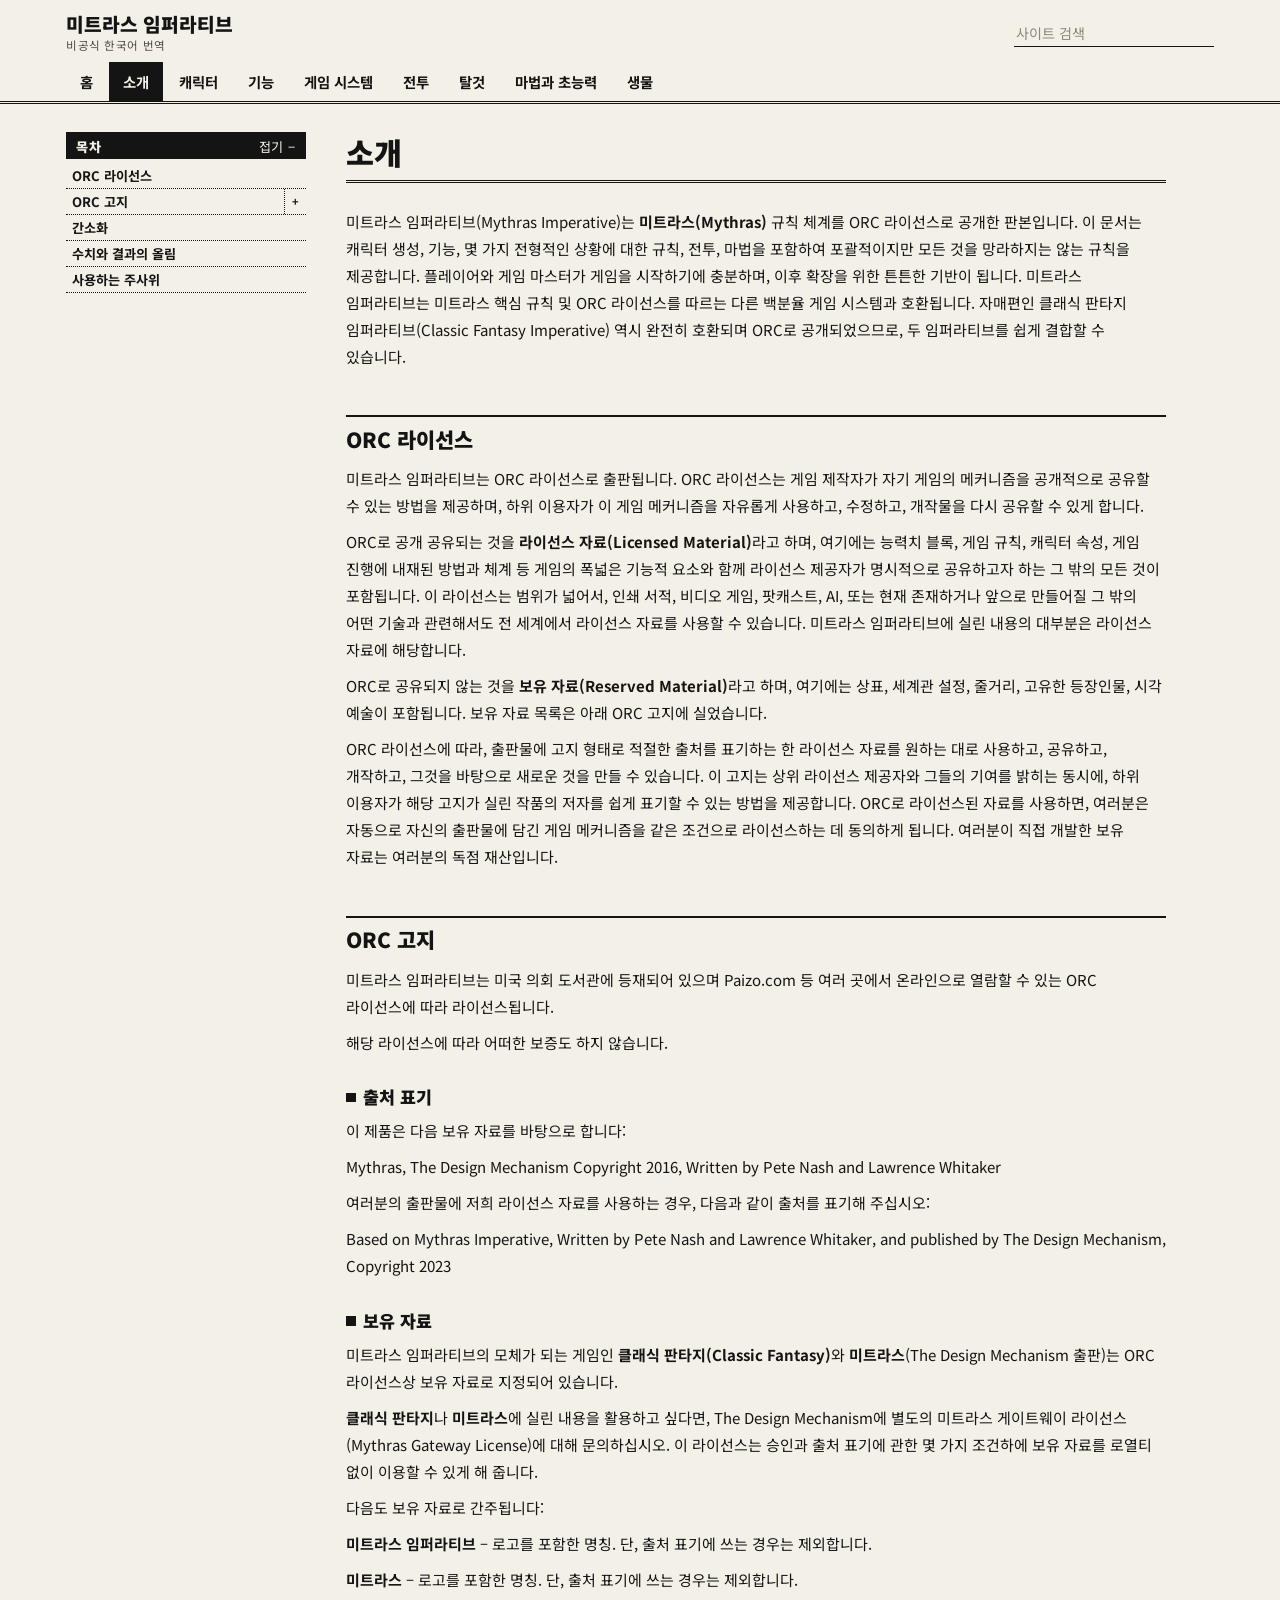
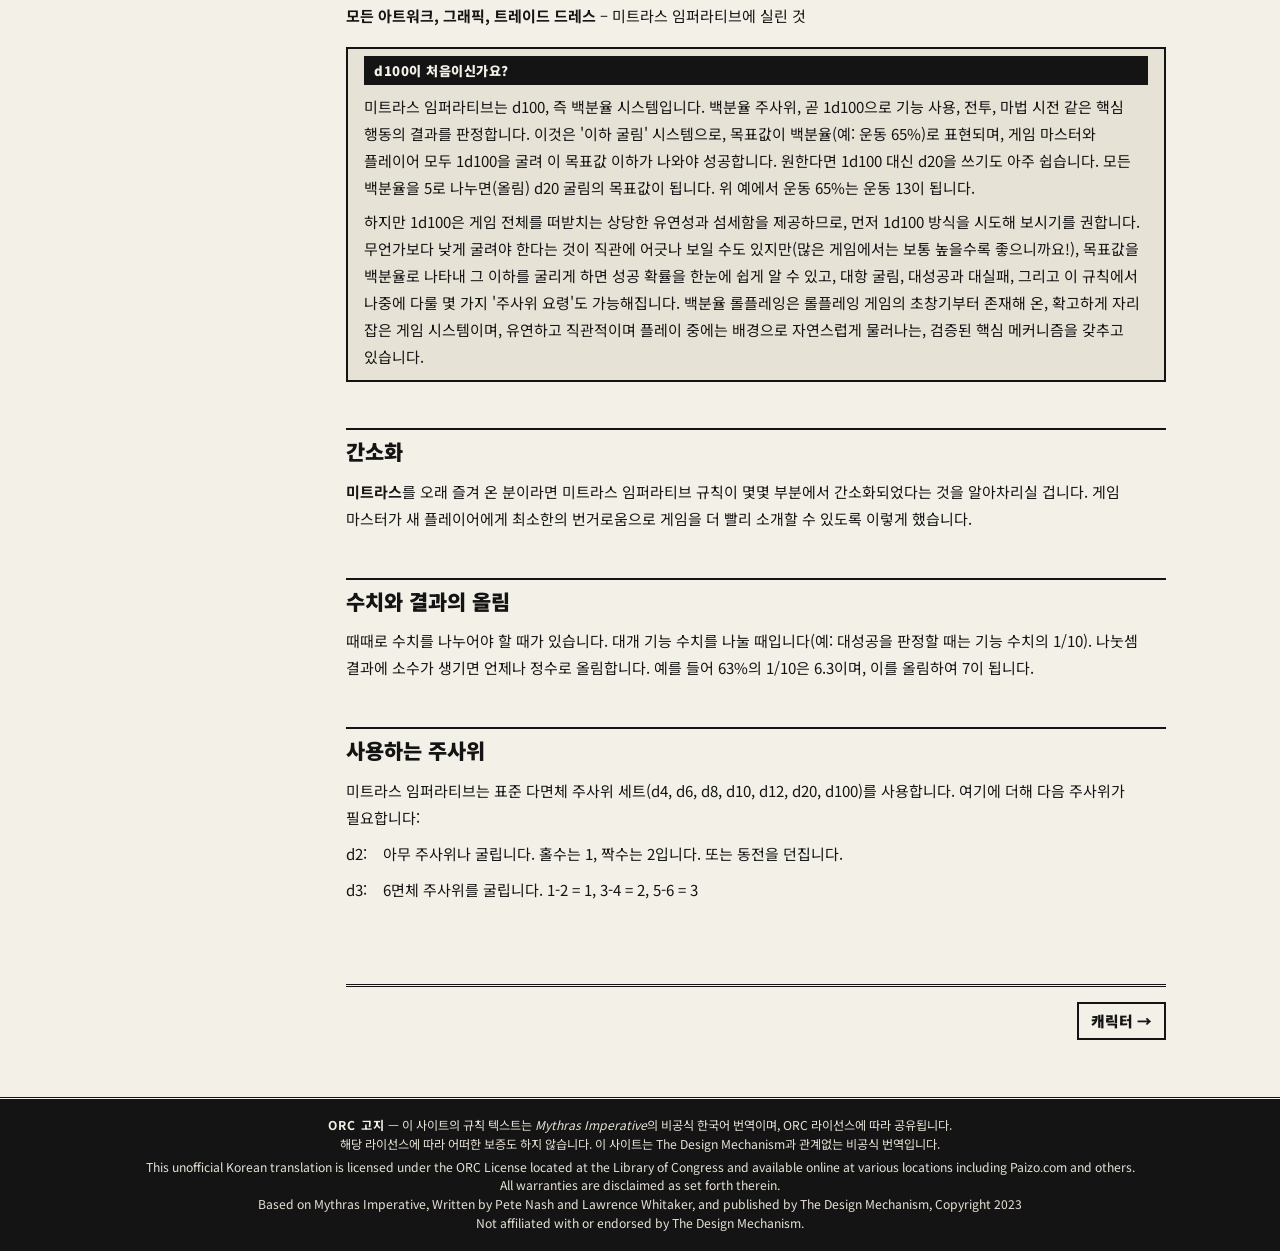
<file: intro.html>
<!doctype html>
<html lang="ko"><head><meta charset="utf-8">
<meta name="viewport" content="width=device-width, initial-scale=1">
<meta name="description" content="ORC 라이선스로 공개된 d100 롤플레잉 게임 규칙 Mythras Imperative SRD의 비공식 한국어 번역.">
<meta property="og:type" content="website"><meta property="og:site_name" content="미트라스 임퍼라티브 비공식 한국어 번역">
<meta property="og:title" content="소개 | 미트라스 임퍼라티브 비공식 한국어 번역"><meta property="og:description" content="ORC 라이선스로 공개된 d100 롤플레잉 게임 규칙 Mythras Imperative SRD의 비공식 한국어 번역."><meta property="og:url" content="https://yoonsominso.github.io/mythras-imperative-ko/intro.html">
<title>소개 | 미트라스 임퍼라티브 비공식 한국어 번역</title>
<link rel="preconnect" href="https://fonts.googleapis.com"><link rel="preconnect" href="https://fonts.gstatic.com" crossorigin>
<link href="https://fonts.googleapis.com/css2?family=Noto+Sans+KR:wght@400;700;900&display=swap" rel="stylesheet">
<link rel="stylesheet" href="style.css?v=7547a2e1"></head>
<body>
<header class="banner"><div class="wrap bar">
<a class="brand" href="index.html">미트라스 임퍼라티브<small>비공식 한국어 번역</small></a>
<form class="search" action="search.html"><input name="q" type="search" placeholder="사이트 검색" aria-label="사이트 검색"></form>
<button class="menu-btn" aria-label="메뉴" aria-expanded="false">메뉴</button>
</div>
<nav class="topnav"><div class="wrap"><ul><li><a href="index.html">홈</a></li><li class="on"><a href="intro.html">소개</a><ul><li><a href="intro.html#ORC-라이선스">ORC 라이선스</a></li><li><a href="intro.html#ORC-고지">ORC 고지</a></li><li><a href="intro.html#간소화">간소화</a></li><li><a href="intro.html#수치와-결과의-올림">수치와 결과의 올림</a></li><li><a href="intro.html#사용하는-주사위">사용하는 주사위</a></li></ul></li><li><a href="character.html">캐릭터</a><ul><li><a href="character.html#1단계-캐릭터-콘셉트">1단계: 캐릭터 콘셉트</a></li><li><a href="character.html#2단계-특성치">2단계: 특성치</a></li><li><a href="character.html#3단계-파생치">3단계: 파생치</a></li><li><a href="character.html#4단계-기능">4단계: 기능</a></li><li><a href="character.html#5단계-문화">5단계: 문화</a></li><li><a href="character.html#6단계-직업">6단계: 직업</a></li><li><a href="character.html#7단계-보너스-기능-점수">7단계: 보너스 기능 점수</a></li><li><a href="character.html#8단계-열정">8단계: 열정</a></li><li><a href="character.html#9단계-장비">9단계: 장비</a></li></ul></li><li><a href="skills.html">기능</a><ul><li><a href="skills.html#기능의-작동-방식">기능의 작동 방식</a></li></ul></li><li><a href="system.html">게임 시스템</a><ul><li><a href="system.html#질식">질식</a></li><li><a href="system.html#캐릭터-향상">캐릭터 향상</a></li><li><a href="system.html#질병과-독">질병과 독</a></li><li><a href="system.html#추락">추락</a></li><li><a href="system.html#피로">피로</a></li><li><a href="system.html#화재">화재</a></li><li><a href="system.html#게임-시간">게임 시간</a></li><li><a href="system.html#명중-부위">명중 부위</a></li><li><a href="system.html#부상-치유">부상 치유</a></li><li><a href="system.html#무생물">무생물</a></li><li><a href="system.html#행운점">행운점</a></li></ul></li><li><a href="combat.html">전투</a><ul><li><a href="combat.html#전투-양식-2">전투 양식</a></li><li><a href="combat.html#전투-진행하기">전투 진행하기</a></li><li><a href="combat.html#화기">화기</a></li><li><a href="combat.html#전투-라운드와-우선권">전투 라운드와 우선권</a></li><li><a href="combat.html#전투-행동-2">전투 행동</a></li><li><a href="combat.html#이동-2">이동</a></li><li><a href="combat.html#전투의-진행-방식">전투의 진행 방식</a></li><li><a href="combat.html#특수-효과-2">특수 효과</a></li><li><a href="combat.html#근접전">근접전</a></li><li><a href="combat.html#원거리-전투">원거리 전투</a></li><li><a href="combat.html#무기와-방어구">무기와 방어구</a></li></ul></li><li><a href="vehicles.html">탈것</a><ul><li><a href="vehicles.html#능력치">능력치</a></li><li><a href="vehicles.html#선체와-구조">선체와 구조</a></li><li><a href="vehicles.html#속도">속도</a></li><li><a href="vehicles.html#장치">장치</a></li><li><a href="vehicles.html#특성">특성</a></li><li><a href="vehicles.html#조종성과-기동">조종성과 기동</a></li><li><a href="vehicles.html#보호막">보호막</a></li><li><a href="vehicles.html#무기">무기</a></li><li><a href="vehicles.html#탈것-예시">탈것 예시</a></li></ul></li><li><a href="magic.html">마법과 초능력</a><ul><li><a href="magic.html#초능력의-작동-방식">초능력의 작동 방식</a></li><li><a href="magic.html#시작-초능력과-새-초능력-배우기">시작 초능력과 새 초능력 배우기</a></li><li><a href="magic.html#마법">마법</a></li><li><a href="magic.html#초능력">초능력</a></li></ul></li><li><a href="creatures.html">생물</a><ul><li><a href="creatures.html#생물-예시">생물 예시</a></li><li><a href="creatures.html#생물-능력">생물 능력</a></li></ul></li></ul></div></nav>
</header>
<div class="wrap layout has-toc"><aside class="toc"><details open><summary>목차<span class="fold"></span></summary><ul><li class="l2"><div class="row"><a href="#ORC-라이선스">ORC 라이선스</a></div></li><li class="l2 has"><div class="row"><a href="#ORC-고지">ORC 고지</a><button class="tg" aria-label="펼치기" aria-expanded="false"></button></div><ul><li class="l3"><div class="row"><a href="#출처-표기">출처 표기</a></div></li><li class="l3"><div class="row"><a href="#보유-자료">보유 자료</a></div></li></ul></li><li class="l2"><div class="row"><a href="#간소화">간소화</a></div></li><li class="l2"><div class="row"><a href="#수치와-결과의-올림">수치와 결과의 올림</a></div></li><li class="l2"><div class="row"><a href="#사용하는-주사위">사용하는 주사위</a></div></li></ul></details></aside><main id="main"><h1>소개</h1>
<p>미트라스 임퍼라티브(Mythras Imperative)는 <strong>미트라스(Mythras)</strong> 규칙 체계를 ORC 라이선스로 공개한 판본입니다. 이 문서는 캐릭터 생성, 기능, 몇 가지 전형적인 상황에 대한 규칙, 전투, 마법을 포함하여 포괄적이지만 모든 것을 망라하지는 않는 규칙을 제공합니다. 플레이어와 게임 마스터가 게임을 시작하기에 충분하며, 이후 확장을 위한 튼튼한 기반이 됩니다. 미트라스 임퍼라티브는 미트라스 핵심 규칙 및 ORC 라이선스를 따르는 다른 백분율 게임 시스템과 호환됩니다. 자매편인 클래식 판타지 임퍼라티브(Classic Fantasy Imperative) 역시 완전히 호환되며 ORC로 공개되었으므로, 두 임퍼라티브를 쉽게 결합할 수 있습니다.</p>
<h2 id="ORC-라이선스">ORC 라이선스</h2>
<p>미트라스 임퍼라티브는 ORC 라이선스로 출판됩니다. ORC 라이선스는 게임 제작자가 자기 게임의 메커니즘을 공개적으로 공유할 수 있는 방법을 제공하며, 하위 이용자가 이 게임 메커니즘을 자유롭게 사용하고, 수정하고, 개작물을 다시 공유할 수 있게 합니다.</p>
<p>ORC로 공개 공유되는 것을 <strong>라이선스 자료(Licensed Material)</strong>라고 하며, 여기에는 능력치 블록, 게임 규칙, 캐릭터 속성, 게임 진행에 내재된 방법과 체계 등 게임의 폭넓은 기능적 요소와 함께 라이선스 제공자가 명시적으로 공유하고자 하는 그 밖의 모든 것이 포함됩니다. 이 라이선스는 범위가 넓어서, 인쇄 서적, 비디오 게임, 팟캐스트, AI, 또는 현재 존재하거나 앞으로 만들어질 그 밖의 어떤 기술과 관련해서도 전 세계에서 라이선스 자료를 사용할 수 있습니다. 미트라스 임퍼라티브에 실린 내용의 대부분은 라이선스 자료에 해당합니다.</p>
<p>ORC로 공유되지 않는 것을 <strong>보유 자료(Reserved Material)</strong>라고 하며, 여기에는 상표, 세계관 설정, 줄거리, 고유한 등장인물, 시각 예술이 포함됩니다. 보유 자료 목록은 아래 ORC 고지에 실었습니다.</p>
<p>ORC 라이선스에 따라, 출판물에 고지 형태로 적절한 출처를 표기하는 한 라이선스 자료를 원하는 대로 사용하고, 공유하고, 개작하고, 그것을 바탕으로 새로운 것을 만들 수 있습니다. 이 고지는 상위 라이선스 제공자와 그들의 기여를 밝히는 동시에, 하위 이용자가 해당 고지가 실린 작품의 저자를 쉽게 표기할 수 있는 방법을 제공합니다. ORC로 라이선스된 자료를 사용하면, 여러분은 자동으로 자신의 출판물에 담긴 게임 메커니즘을 같은 조건으로 라이선스하는 데 동의하게 됩니다. 여러분이 직접 개발한 보유 자료는 여러분의 독점 재산입니다.</p>
<h2 id="ORC-고지">ORC 고지</h2>
<p>미트라스 임퍼라티브는 미국 의회 도서관에 등재되어 있으며 Paizo.com 등 여러 곳에서 온라인으로 열람할 수 있는 ORC 라이선스에 따라 라이선스됩니다.</p>
<p>해당 라이선스에 따라 어떠한 보증도 하지 않습니다.</p>
<h3 id="출처-표기">출처 표기</h3>
<p>이 제품은 다음 보유 자료를 바탕으로 합니다:</p>
<p>Mythras, The Design Mechanism Copyright 2016, Written by Pete Nash and Lawrence Whitaker</p>
<p>여러분의 출판물에 저희 라이선스 자료를 사용하는 경우, 다음과 같이 출처를 표기해 주십시오:</p>
<p>Based on Mythras Imperative, Written by Pete Nash and Lawrence Whitaker, and published by The Design Mechanism, Copyright 2023</p>
<h3 id="보유-자료">보유 자료</h3>
<p>미트라스 임퍼라티브의 모체가 되는 게임인 <strong>클래식 판타지(Classic Fantasy)</strong>와 <strong>미트라스</strong>(The Design Mechanism 출판)는 ORC 라이선스상 보유 자료로 지정되어 있습니다.</p>
<p><strong>클래식 판타지</strong>나 <strong>미트라스</strong>에 실린 내용을 활용하고 싶다면, The Design Mechanism에 별도의 미트라스 게이트웨이 라이선스(Mythras Gateway License)에 대해 문의하십시오. 이 라이선스는 승인과 출처 표기에 관한 몇 가지 조건하에 보유 자료를 로열티 없이 이용할 수 있게 해 줍니다.</p>
<p>다음도 보유 자료로 간주됩니다:</p>
<p><strong>미트라스 임퍼라티브</strong> – 로고를 포함한 명칭. 단, 출처 표기에 쓰는 경우는 제외합니다.</p>
<p><strong>미트라스</strong> – 로고를 포함한 명칭. 단, 출처 표기에 쓰는 경우는 제외합니다.</p>
<p><strong>모든 아트워크, 그래픽, 트레이드 드레스</strong> – 미트라스 임퍼라티브에 실린 것</p>
<div class="box sidebar"><p class="box-title">d100이 처음이신가요?</p><p>미트라스 임퍼라티브는 d100, 즉 백분율 시스템입니다. 백분율 주사위, 곧 1d100으로 기능 사용, 전투, 마법 시전 같은 핵심 행동의 결과를 판정합니다. 이것은 &#x27;이하 굴림&#x27; 시스템으로, 목표값이 백분율(예: 운동 65%)로 표현되며, 게임 마스터와 플레이어 모두 1d100을 굴려 이 목표값 이하가 나와야 성공합니다. 원한다면 1d100 대신 d20을 쓰기도 아주 쉽습니다. 모든 백분율을 5로 나누면(올림) d20 굴림의 목표값이 됩니다. 위 예에서 운동 65%는 운동 13이 됩니다.</p><p>하지만 1d100은 게임 전체를 떠받치는 상당한 유연성과 섬세함을 제공하므로, 먼저 1d100 방식을 시도해 보시기를 권합니다. 무언가보다 낮게 굴려야 한다는 것이 직관에 어긋나 보일 수도 있지만(많은 게임에서는 보통 높을수록 좋으니까요!), 목표값을 백분율로 나타내 그 이하를 굴리게 하면 성공 확률을 한눈에 쉽게 알 수 있고, 대항 굴림, 대성공과 대실패, 그리고 이 규칙에서 나중에 다룰 몇 가지 &#x27;주사위 요령&#x27;도 가능해집니다. 백분율 롤플레잉은 롤플레잉 게임의 초창기부터 존재해 온, 확고하게 자리 잡은 게임 시스템이며, 유연하고 직관적이며 플레이 중에는 배경으로 자연스럽게 물러나는, 검증된 핵심 메커니즘을 갖추고 있습니다.</p></div>
<h2 id="간소화">간소화</h2>
<p><strong>미트라스</strong>를 오래 즐겨 온 분이라면 미트라스 임퍼라티브 규칙이 몇몇 부분에서 간소화되었다는 것을 알아차리실 겁니다. 게임 마스터가 새 플레이어에게 최소한의 번거로움으로 게임을 더 빨리 소개할 수 있도록 이렇게 했습니다.</p>
<h2 id="수치와-결과의-올림">수치와 결과의 올림</h2>
<p>때때로 수치를 나누어야 할 때가 있습니다. 대개 기능 수치를 나눌 때입니다(예: 대성공을 판정할 때는 기능 수치의 1/10). 나눗셈 결과에 소수가 생기면 언제나 정수로 올림합니다. 예를 들어 63%의 1/10은 6.3이며, 이를 올림하여 7이 됩니다.</p>
<h2 id="사용하는-주사위">사용하는 주사위</h2>
<p>미트라스 임퍼라티브는 표준 다면체 주사위 세트(d4, d6, d8, d10, d12, d20, d100)를 사용합니다. 여기에 더해 다음 주사위가 필요합니다:</p>
<p>d2: <span class="tab"></span>아무 주사위나 굴립니다. 홀수는 1, 짝수는 2입니다. 또는 동전을 던집니다.</p>
<p>d3: <span class="tab"></span>6면체 주사위를 굴립니다. 1-2 = 1, 3-4 = 2, 5-6 = 3</p>
<p><br></p>
<nav class="pager"><a class="next" href="character.html">캐릭터 →</a></nav></main></div>
<footer><div class="wrap">
<p><strong>ORC 고지</strong> — 이 사이트의 규칙 텍스트는 <cite>Mythras Imperative</cite>의 비공식 한국어 번역이며, ORC 라이선스에 따라 공유됩니다.<br>
해당 라이선스에 따라 어떠한 보증도 하지 않습니다. 이 사이트는 The Design Mechanism과 관계없는 비공식 번역입니다.</p>
<p lang="en">This unofficial Korean translation is licensed under the ORC License located at the Library of Congress and available online at various locations including Paizo.com and others.<br>
All warranties are disclaimed as set forth therein.<br>
Based on Mythras Imperative, Written by Pete Nash and Lawrence Whitaker, and published by The Design Mechanism, Copyright 2023<br>
Not affiliated with or endorsed by The Design Mechanism.</p>
</div></footer>
<script src="site.js?v=7547a2e1"></script>
</body></html>
</file>
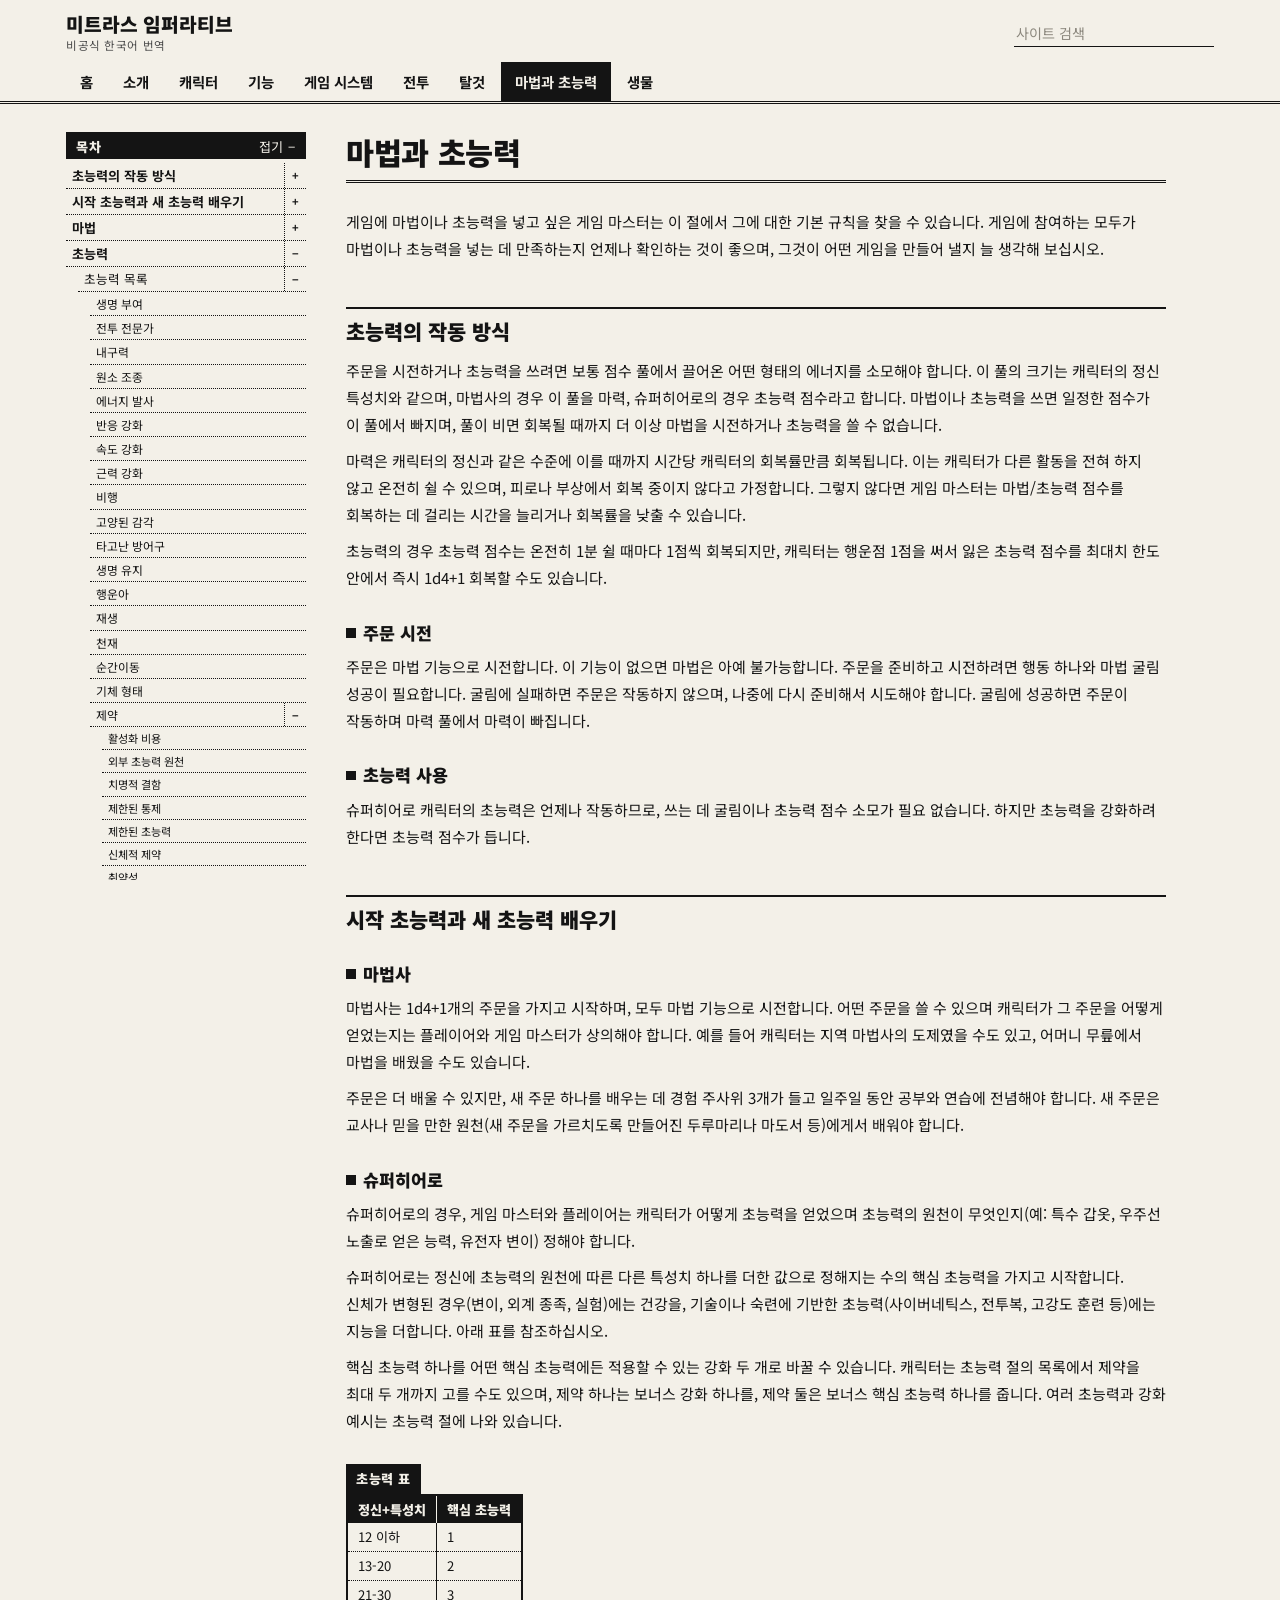
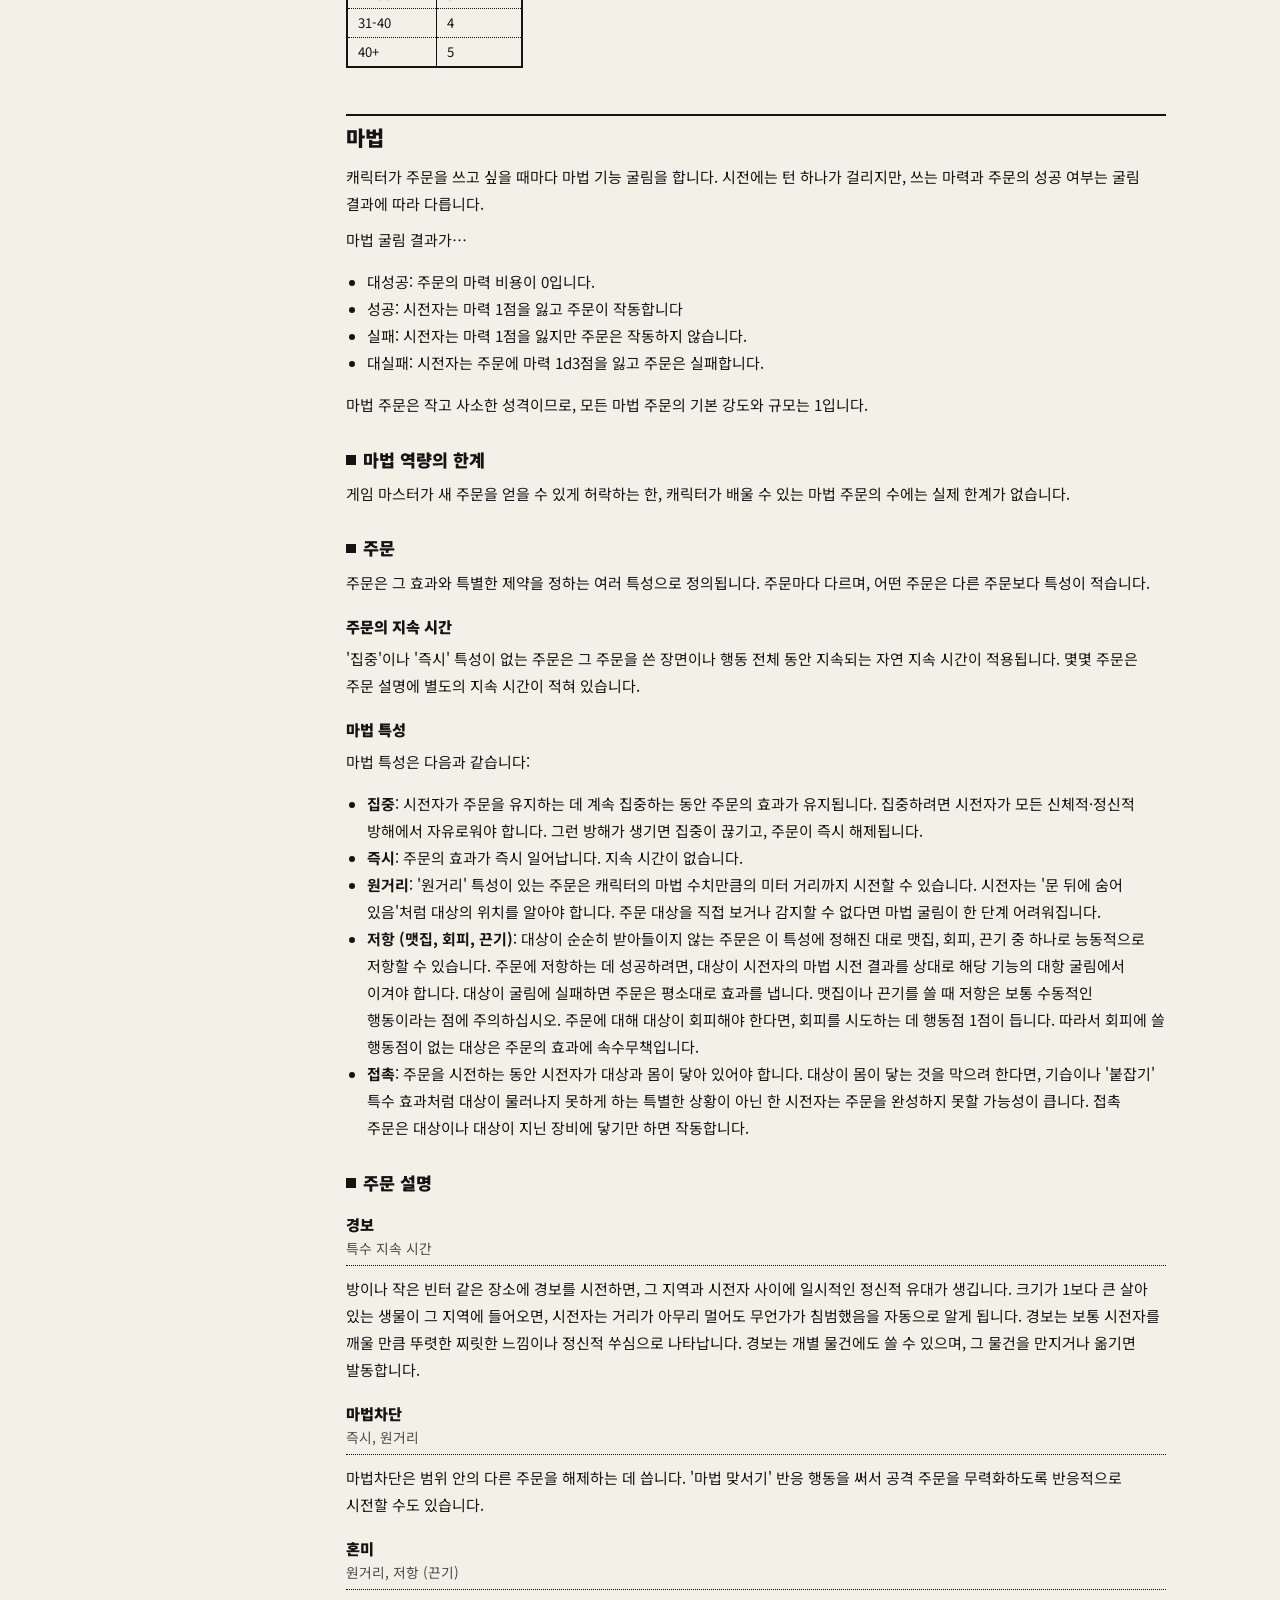
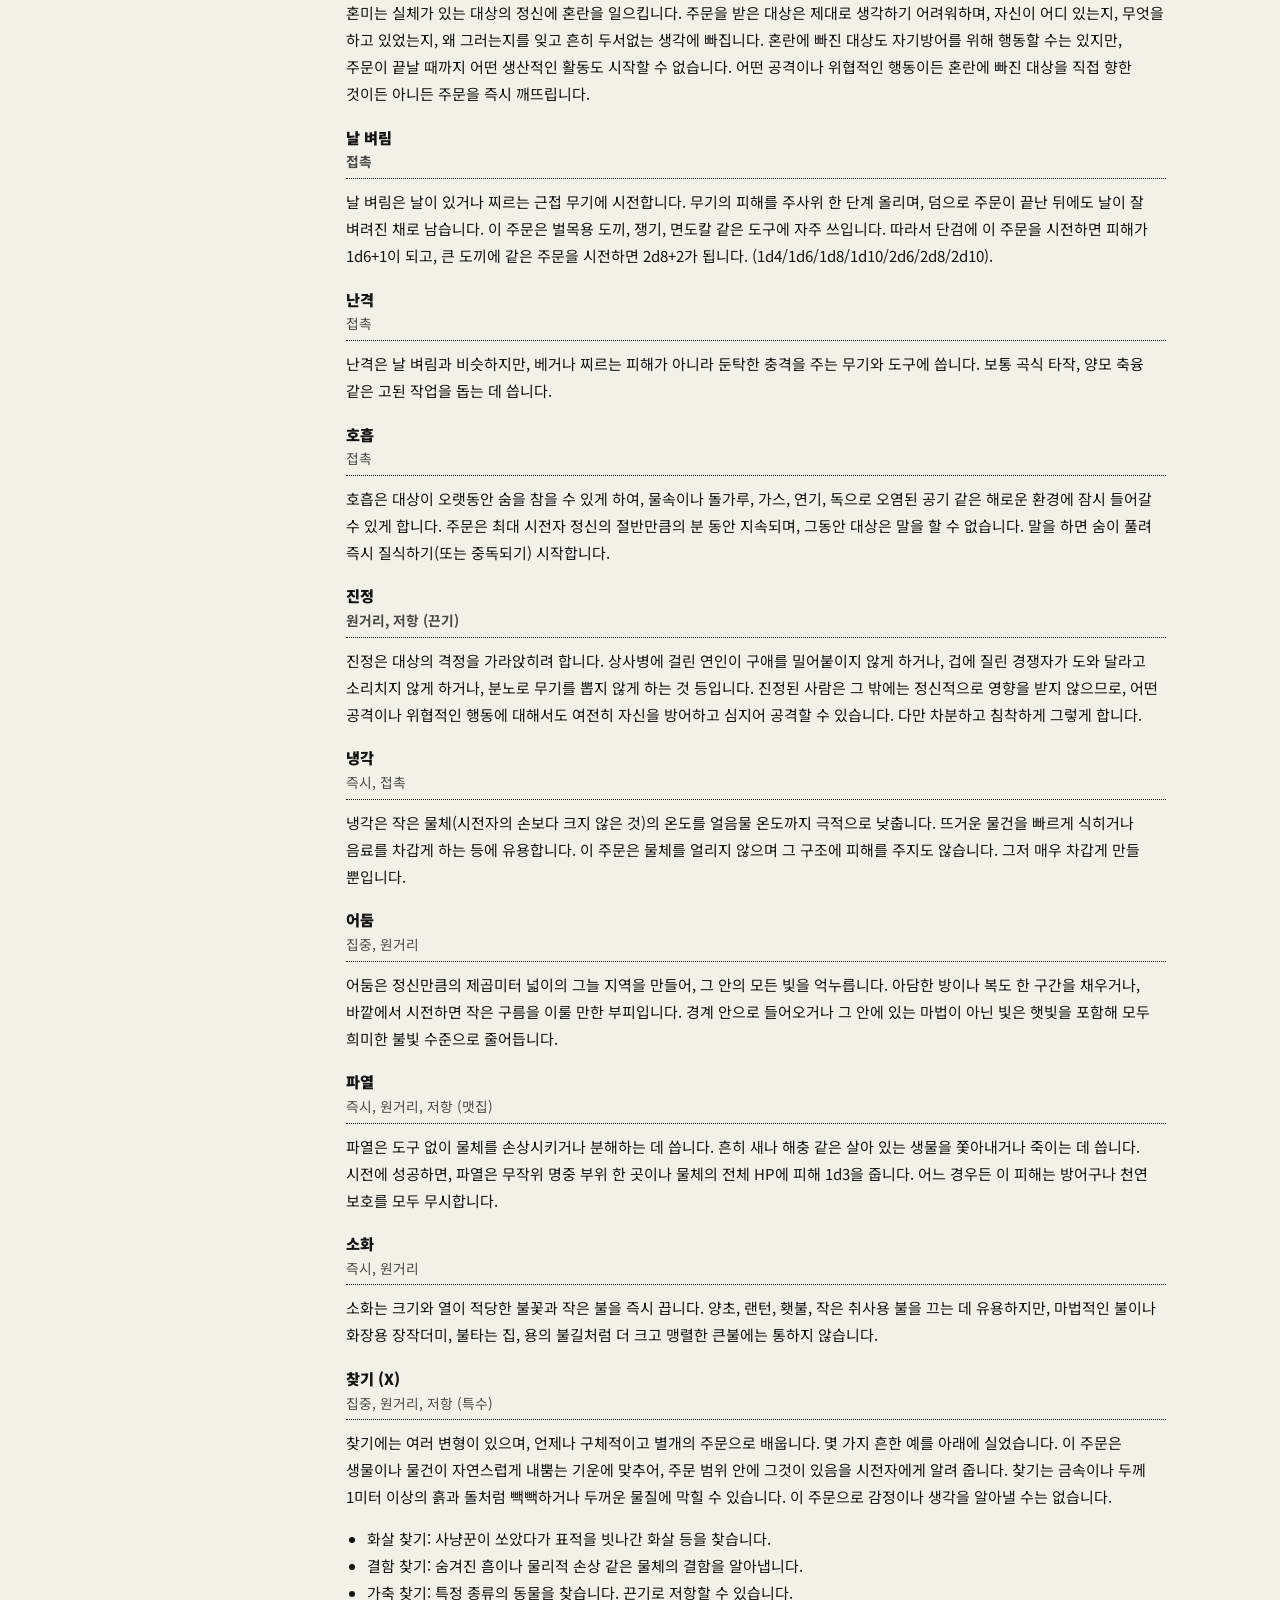
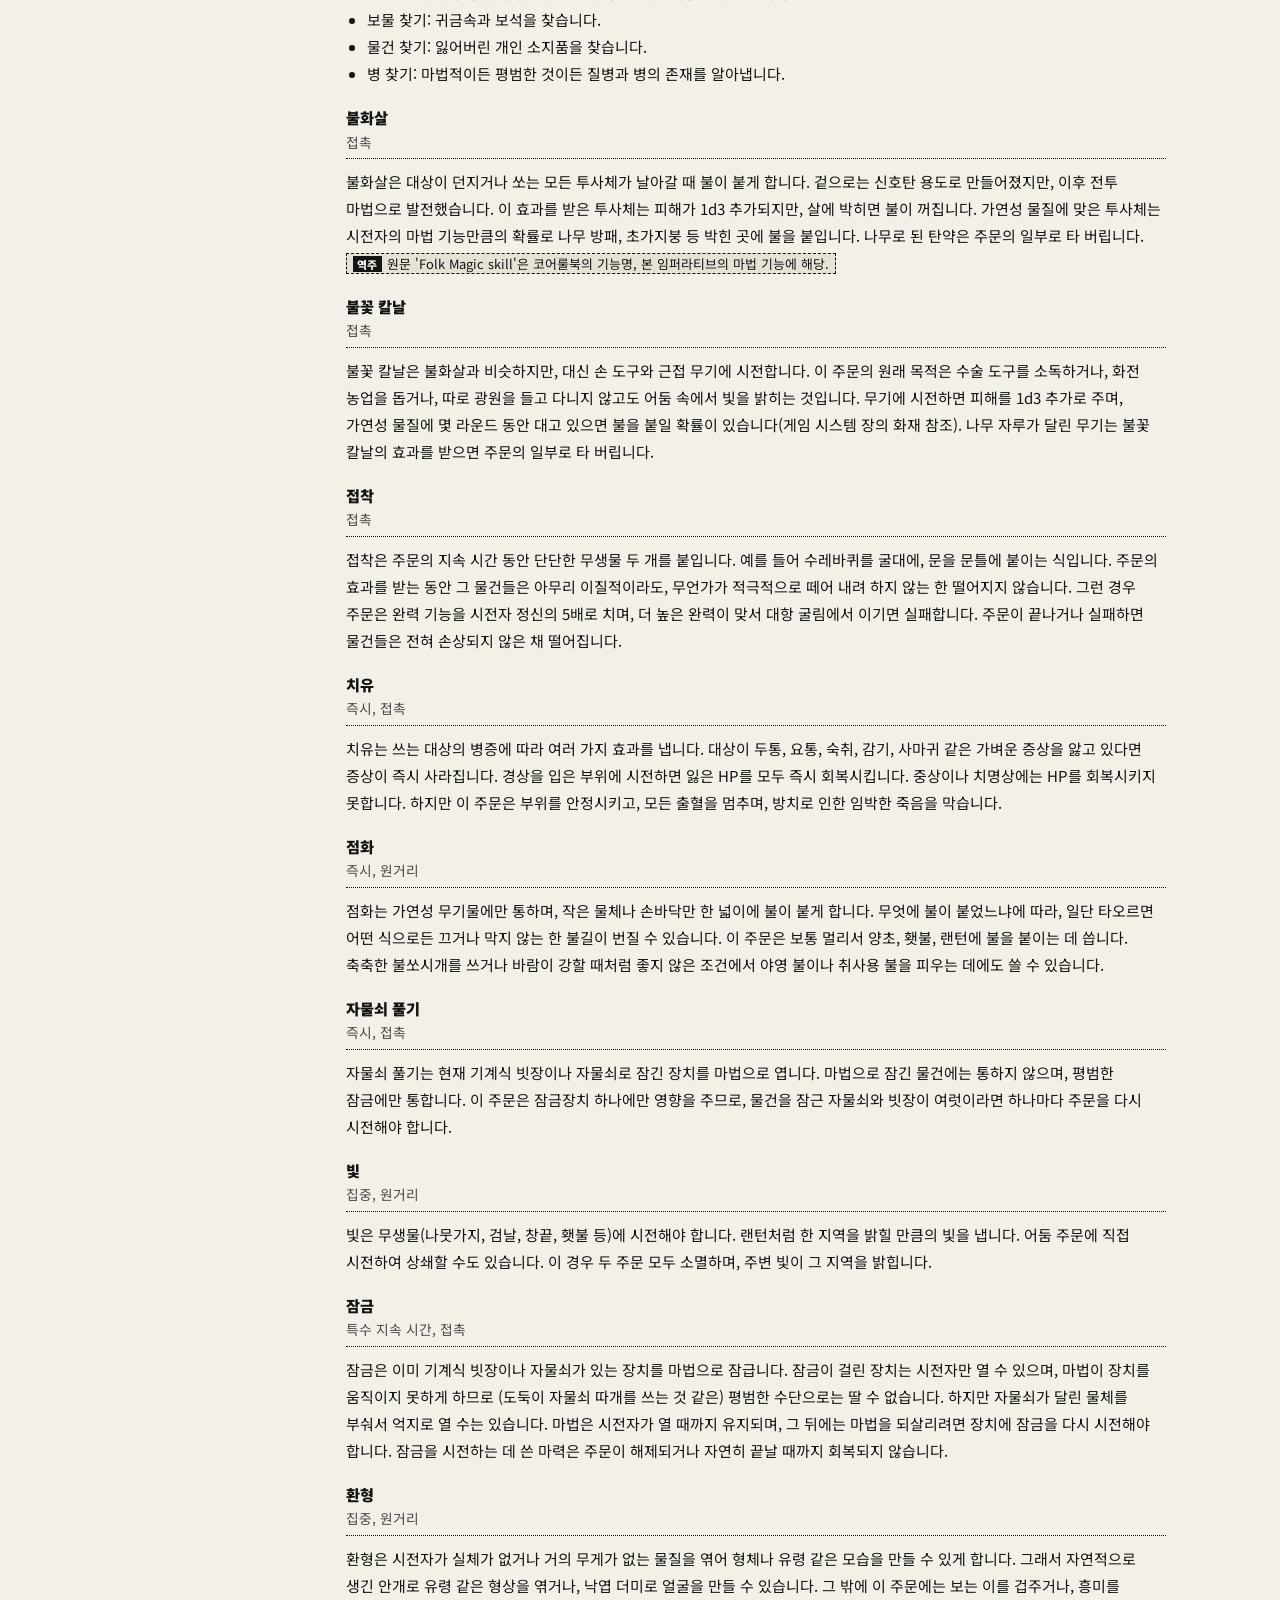
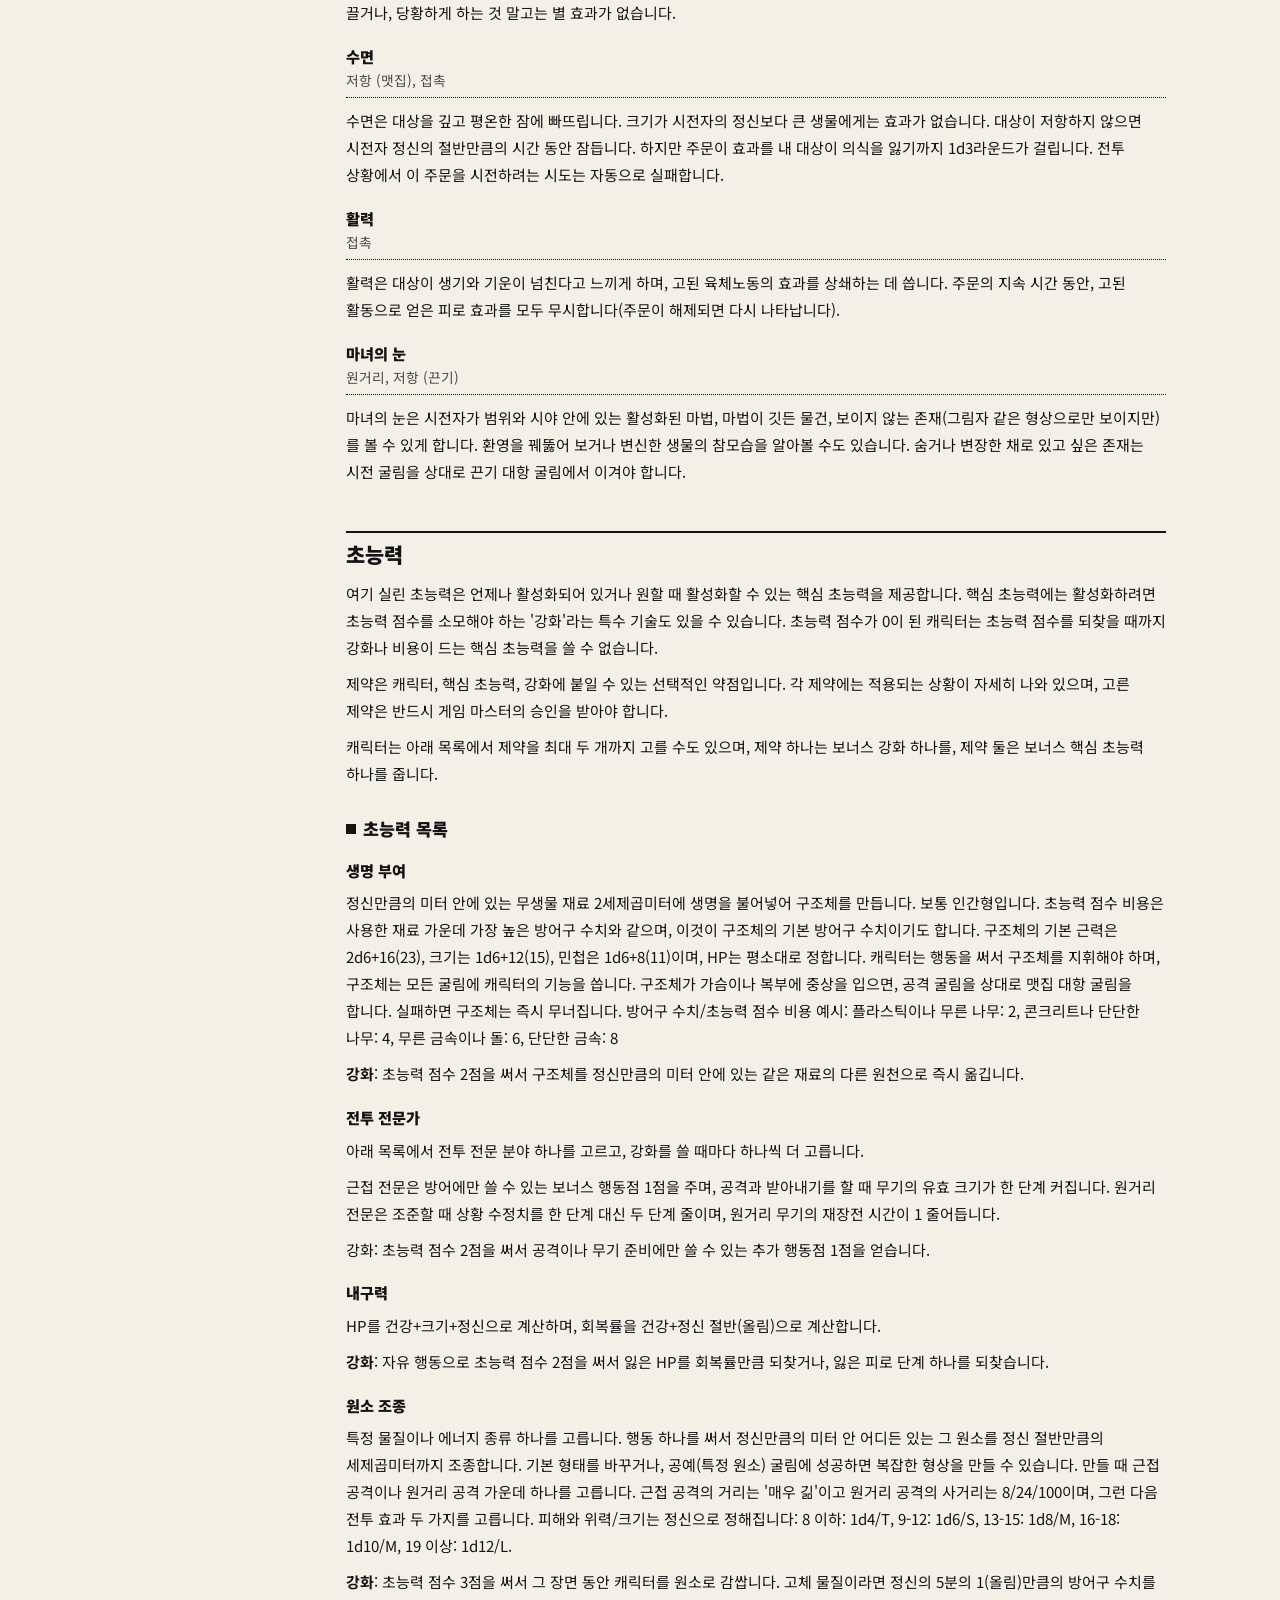
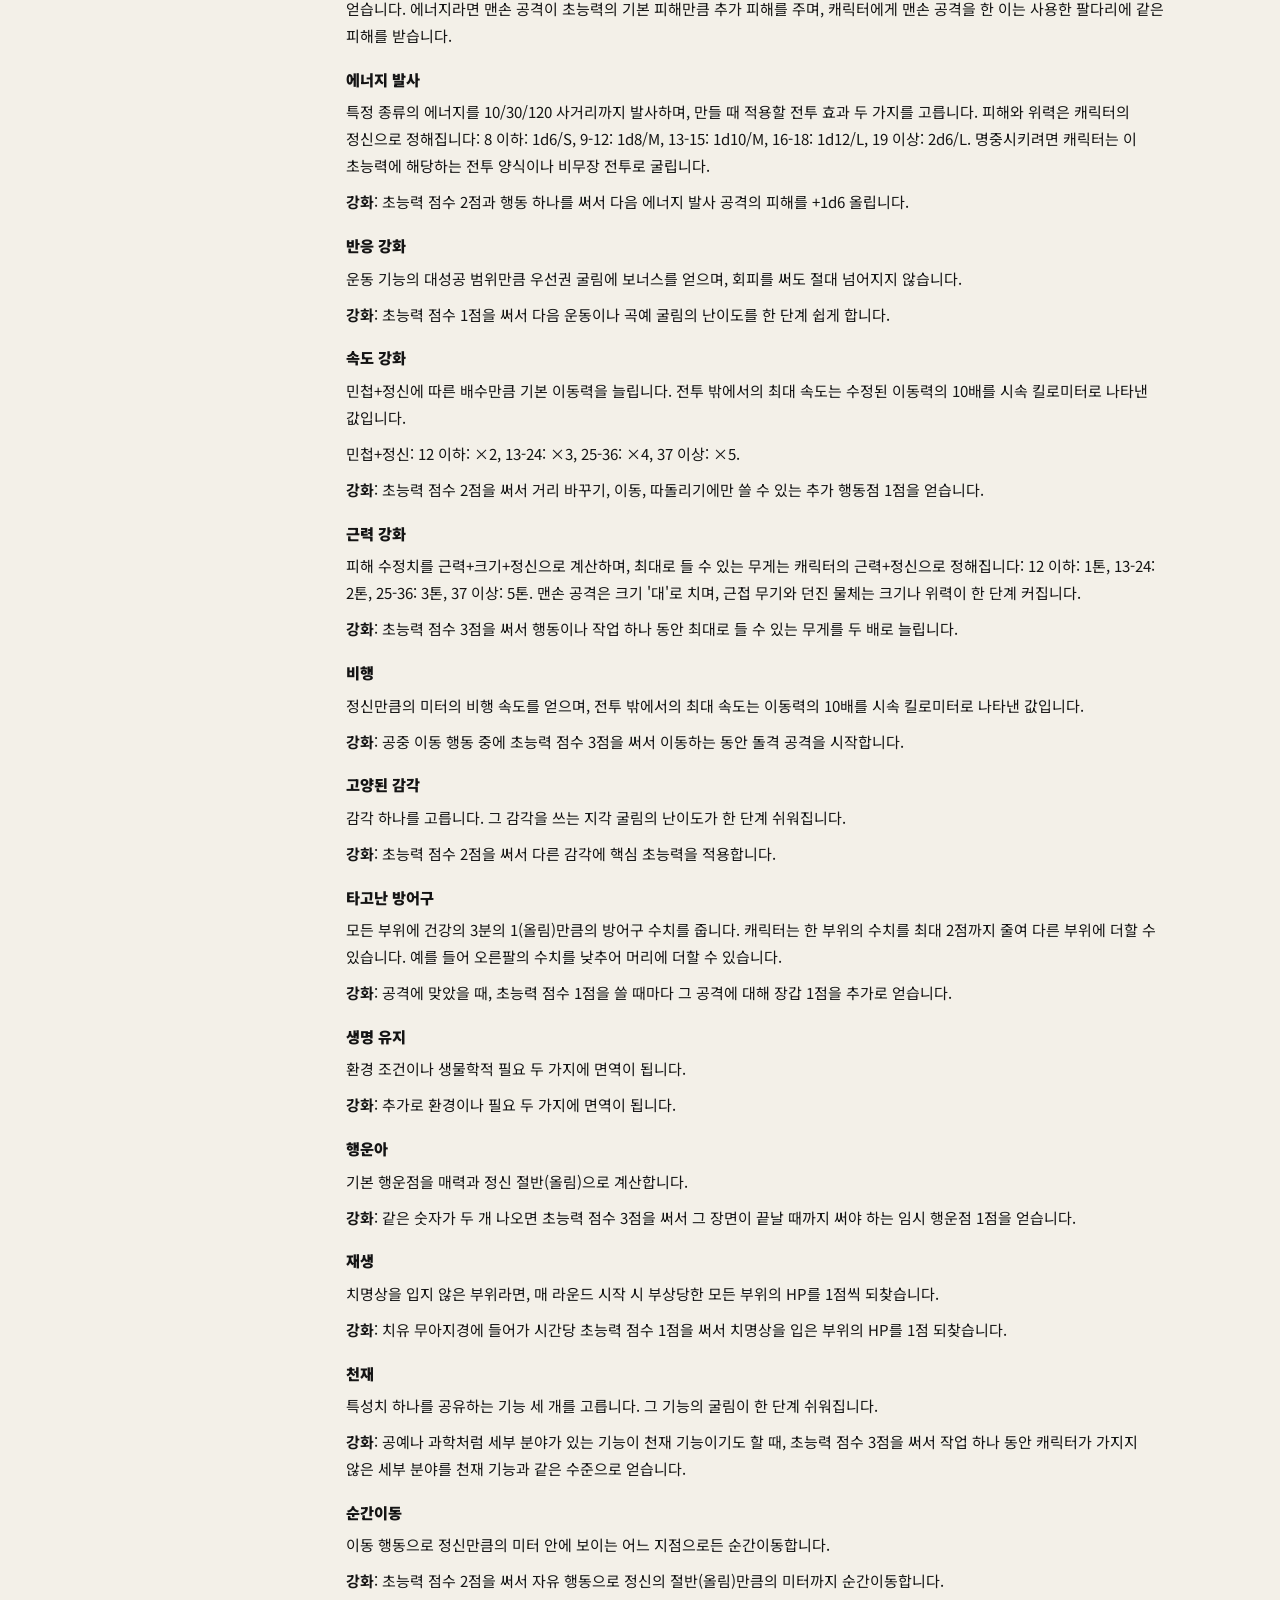
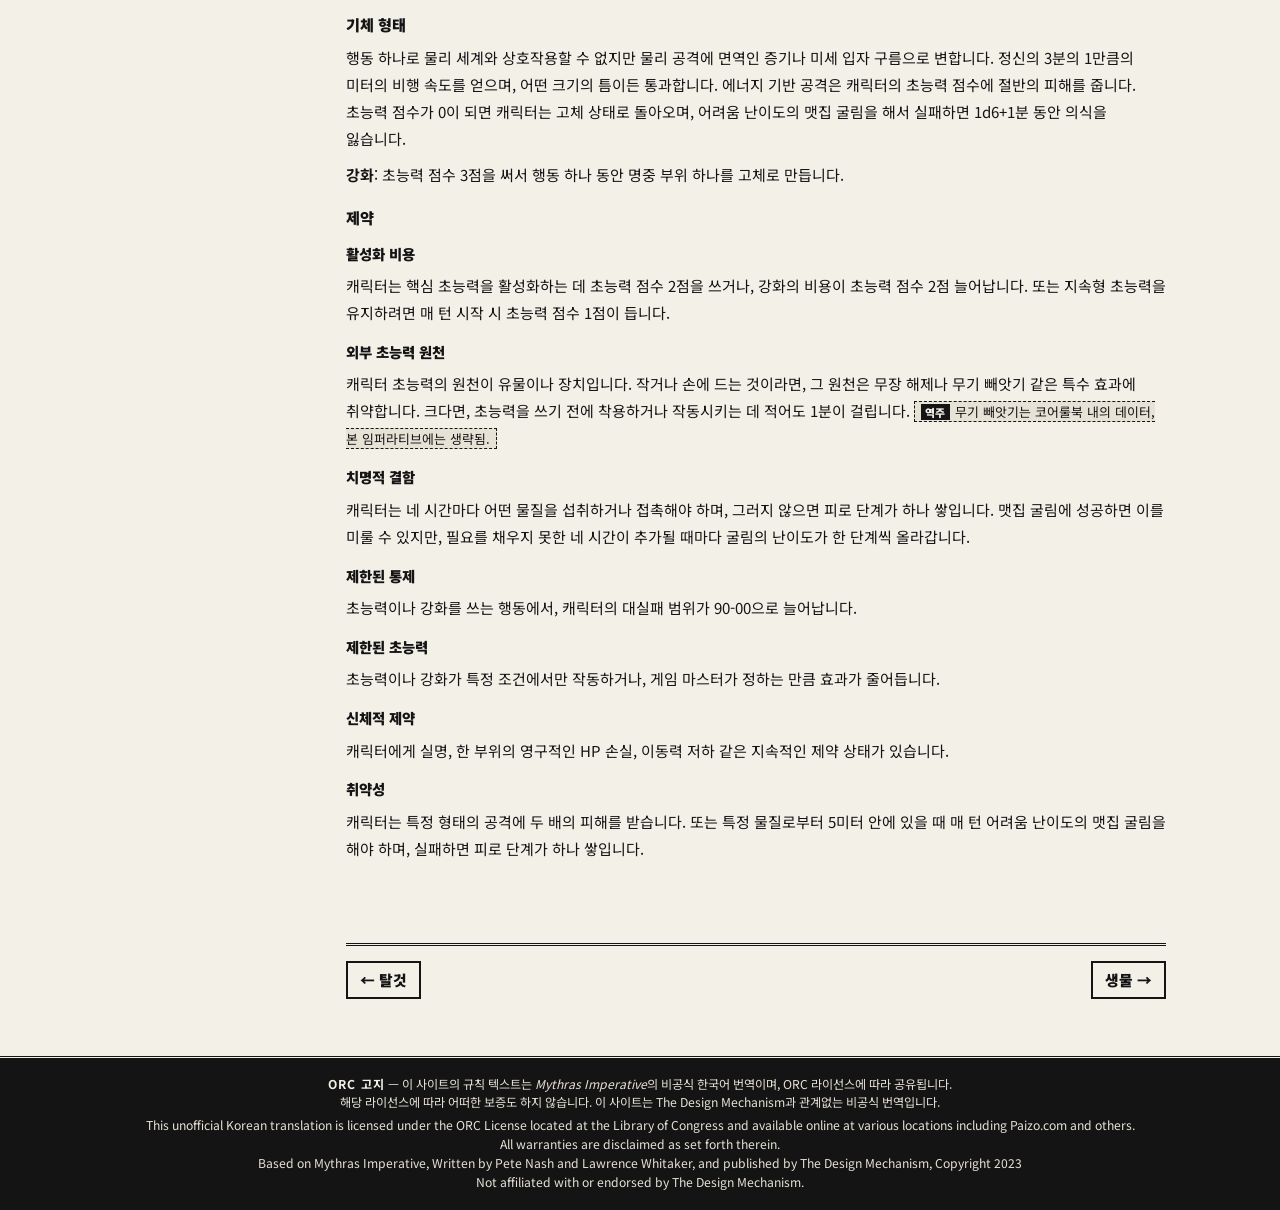
<file: magic.html>
<!doctype html>
<html lang="ko"><head><meta charset="utf-8">
<meta name="viewport" content="width=device-width, initial-scale=1">
<meta name="description" content="ORC 라이선스로 공개된 d100 롤플레잉 게임 규칙 Mythras Imperative SRD의 비공식 한국어 번역.">
<meta property="og:type" content="website"><meta property="og:site_name" content="미트라스 임퍼라티브 비공식 한국어 번역">
<meta property="og:title" content="마법과 초능력 | 미트라스 임퍼라티브 비공식 한국어 번역"><meta property="og:description" content="ORC 라이선스로 공개된 d100 롤플레잉 게임 규칙 Mythras Imperative SRD의 비공식 한국어 번역."><meta property="og:url" content="https://yoonsominso.github.io/mythras-imperative-ko/magic.html">
<title>마법과 초능력 | 미트라스 임퍼라티브 비공식 한국어 번역</title>
<link rel="preconnect" href="https://fonts.googleapis.com"><link rel="preconnect" href="https://fonts.gstatic.com" crossorigin>
<link href="https://fonts.googleapis.com/css2?family=Noto+Sans+KR:wght@400;700;900&display=swap" rel="stylesheet">
<link rel="stylesheet" href="style.css?v=7547a2e1"></head>
<body>
<header class="banner"><div class="wrap bar">
<a class="brand" href="index.html">미트라스 임퍼라티브<small>비공식 한국어 번역</small></a>
<form class="search" action="search.html"><input name="q" type="search" placeholder="사이트 검색" aria-label="사이트 검색"></form>
<button class="menu-btn" aria-label="메뉴" aria-expanded="false">메뉴</button>
</div>
<nav class="topnav"><div class="wrap"><ul><li><a href="index.html">홈</a></li><li><a href="intro.html">소개</a><ul><li><a href="intro.html#ORC-라이선스">ORC 라이선스</a></li><li><a href="intro.html#ORC-고지">ORC 고지</a></li><li><a href="intro.html#간소화">간소화</a></li><li><a href="intro.html#수치와-결과의-올림">수치와 결과의 올림</a></li><li><a href="intro.html#사용하는-주사위">사용하는 주사위</a></li></ul></li><li><a href="character.html">캐릭터</a><ul><li><a href="character.html#1단계-캐릭터-콘셉트">1단계: 캐릭터 콘셉트</a></li><li><a href="character.html#2단계-특성치">2단계: 특성치</a></li><li><a href="character.html#3단계-파생치">3단계: 파생치</a></li><li><a href="character.html#4단계-기능">4단계: 기능</a></li><li><a href="character.html#5단계-문화">5단계: 문화</a></li><li><a href="character.html#6단계-직업">6단계: 직업</a></li><li><a href="character.html#7단계-보너스-기능-점수">7단계: 보너스 기능 점수</a></li><li><a href="character.html#8단계-열정">8단계: 열정</a></li><li><a href="character.html#9단계-장비">9단계: 장비</a></li></ul></li><li><a href="skills.html">기능</a><ul><li><a href="skills.html#기능의-작동-방식">기능의 작동 방식</a></li></ul></li><li><a href="system.html">게임 시스템</a><ul><li><a href="system.html#질식">질식</a></li><li><a href="system.html#캐릭터-향상">캐릭터 향상</a></li><li><a href="system.html#질병과-독">질병과 독</a></li><li><a href="system.html#추락">추락</a></li><li><a href="system.html#피로">피로</a></li><li><a href="system.html#화재">화재</a></li><li><a href="system.html#게임-시간">게임 시간</a></li><li><a href="system.html#명중-부위">명중 부위</a></li><li><a href="system.html#부상-치유">부상 치유</a></li><li><a href="system.html#무생물">무생물</a></li><li><a href="system.html#행운점">행운점</a></li></ul></li><li><a href="combat.html">전투</a><ul><li><a href="combat.html#전투-양식-2">전투 양식</a></li><li><a href="combat.html#전투-진행하기">전투 진행하기</a></li><li><a href="combat.html#화기">화기</a></li><li><a href="combat.html#전투-라운드와-우선권">전투 라운드와 우선권</a></li><li><a href="combat.html#전투-행동-2">전투 행동</a></li><li><a href="combat.html#이동-2">이동</a></li><li><a href="combat.html#전투의-진행-방식">전투의 진행 방식</a></li><li><a href="combat.html#특수-효과-2">특수 효과</a></li><li><a href="combat.html#근접전">근접전</a></li><li><a href="combat.html#원거리-전투">원거리 전투</a></li><li><a href="combat.html#무기와-방어구">무기와 방어구</a></li></ul></li><li><a href="vehicles.html">탈것</a><ul><li><a href="vehicles.html#능력치">능력치</a></li><li><a href="vehicles.html#선체와-구조">선체와 구조</a></li><li><a href="vehicles.html#속도">속도</a></li><li><a href="vehicles.html#장치">장치</a></li><li><a href="vehicles.html#특성">특성</a></li><li><a href="vehicles.html#조종성과-기동">조종성과 기동</a></li><li><a href="vehicles.html#보호막">보호막</a></li><li><a href="vehicles.html#무기">무기</a></li><li><a href="vehicles.html#탈것-예시">탈것 예시</a></li></ul></li><li class="on"><a href="magic.html">마법과 초능력</a><ul><li><a href="magic.html#초능력의-작동-방식">초능력의 작동 방식</a></li><li><a href="magic.html#시작-초능력과-새-초능력-배우기">시작 초능력과 새 초능력 배우기</a></li><li><a href="magic.html#마법">마법</a></li><li><a href="magic.html#초능력">초능력</a></li></ul></li><li><a href="creatures.html">생물</a><ul><li><a href="creatures.html#생물-예시">생물 예시</a></li><li><a href="creatures.html#생물-능력">생물 능력</a></li></ul></li></ul></div></nav>
</header>
<div class="wrap layout has-toc"><aside class="toc"><details open><summary>목차<span class="fold"></span></summary><ul><li class="l2 has"><div class="row"><a href="#초능력의-작동-방식">초능력의 작동 방식</a><button class="tg" aria-label="펼치기" aria-expanded="false"></button></div><ul><li class="l3"><div class="row"><a href="#주문-시전">주문 시전</a></div></li><li class="l3"><div class="row"><a href="#초능력-사용">초능력 사용</a></div></li></ul></li><li class="l2 has"><div class="row"><a href="#시작-초능력과-새-초능력-배우기">시작 초능력과 새 초능력 배우기</a><button class="tg" aria-label="펼치기" aria-expanded="false"></button></div><ul><li class="l3"><div class="row"><a href="#마법사">마법사</a></div></li><li class="l3"><div class="row"><a href="#슈퍼히어로">슈퍼히어로</a></div></li></ul></li><li class="l2 has"><div class="row"><a href="#마법">마법</a><button class="tg" aria-label="펼치기" aria-expanded="false"></button></div><ul><li class="l3"><div class="row"><a href="#마법-역량의-한계">마법 역량의 한계</a></div></li><li class="l3 has"><div class="row"><a href="#주문">주문</a><button class="tg" aria-label="펼치기" aria-expanded="false"></button></div><ul><li class="l4"><div class="row"><a href="#주문의-지속-시간">주문의 지속 시간</a></div></li><li class="l4"><div class="row"><a href="#마법-특성">마법 특성</a></div></li></ul></li><li class="l3 has"><div class="row"><a href="#주문-설명">주문 설명</a><button class="tg" aria-label="펼치기" aria-expanded="false"></button></div><ul><li class="l4"><div class="row"><a href="#경보">경보</a></div></li><li class="l4"><div class="row"><a href="#마법차단">마법차단</a></div></li><li class="l4"><div class="row"><a href="#혼미">혼미</a></div></li><li class="l4"><div class="row"><a href="#날-벼림">날 벼림</a></div></li><li class="l4"><div class="row"><a href="#난격">난격</a></div></li><li class="l4"><div class="row"><a href="#호흡">호흡</a></div></li><li class="l4"><div class="row"><a href="#진정">진정</a></div></li><li class="l4"><div class="row"><a href="#냉각">냉각</a></div></li><li class="l4"><div class="row"><a href="#어둠">어둠</a></div></li><li class="l4"><div class="row"><a href="#파열">파열</a></div></li><li class="l4"><div class="row"><a href="#소화">소화</a></div></li><li class="l4"><div class="row"><a href="#찾기-X">찾기 (X)</a></div></li><li class="l4"><div class="row"><a href="#불화살">불화살</a></div></li><li class="l4"><div class="row"><a href="#불꽃-칼날">불꽃 칼날</a></div></li><li class="l4"><div class="row"><a href="#접착">접착</a></div></li><li class="l4"><div class="row"><a href="#치유">치유</a></div></li><li class="l4"><div class="row"><a href="#점화">점화</a></div></li><li class="l4"><div class="row"><a href="#자물쇠-풀기">자물쇠 풀기</a></div></li><li class="l4"><div class="row"><a href="#빛">빛</a></div></li><li class="l4"><div class="row"><a href="#잠금">잠금</a></div></li><li class="l4"><div class="row"><a href="#환형">환형</a></div></li><li class="l4"><div class="row"><a href="#수면">수면</a></div></li><li class="l4"><div class="row"><a href="#활력">활력</a></div></li><li class="l4"><div class="row"><a href="#마녀의-눈">마녀의 눈</a></div></li></ul></li></ul></li><li class="l2 has"><div class="row"><a href="#초능력">초능력</a><button class="tg" aria-label="펼치기" aria-expanded="false"></button></div><ul><li class="l3 has"><div class="row"><a href="#초능력-목록">초능력 목록</a><button class="tg" aria-label="펼치기" aria-expanded="false"></button></div><ul><li class="l4"><div class="row"><a href="#생명-부여">생명 부여</a></div></li><li class="l4"><div class="row"><a href="#전투-전문가">전투 전문가</a></div></li><li class="l4"><div class="row"><a href="#내구력">내구력</a></div></li><li class="l4"><div class="row"><a href="#원소-조종">원소 조종</a></div></li><li class="l4"><div class="row"><a href="#에너지-발사">에너지 발사</a></div></li><li class="l4"><div class="row"><a href="#반응-강화">반응 강화</a></div></li><li class="l4"><div class="row"><a href="#속도-강화">속도 강화</a></div></li><li class="l4"><div class="row"><a href="#근력-강화">근력 강화</a></div></li><li class="l4"><div class="row"><a href="#비행">비행</a></div></li><li class="l4"><div class="row"><a href="#고양된-감각">고양된 감각</a></div></li><li class="l4"><div class="row"><a href="#타고난-방어구">타고난 방어구</a></div></li><li class="l4"><div class="row"><a href="#생명-유지">생명 유지</a></div></li><li class="l4"><div class="row"><a href="#행운아">행운아</a></div></li><li class="l4"><div class="row"><a href="#재생">재생</a></div></li><li class="l4"><div class="row"><a href="#천재">천재</a></div></li><li class="l4"><div class="row"><a href="#순간이동">순간이동</a></div></li><li class="l4"><div class="row"><a href="#기체-형태">기체 형태</a></div></li><li class="l4 has"><div class="row"><a href="#제약">제약</a><button class="tg" aria-label="펼치기" aria-expanded="false"></button></div><ul><li class="l5"><div class="row"><a href="#활성화-비용">활성화 비용</a></div></li><li class="l5"><div class="row"><a href="#외부-초능력-원천">외부 초능력 원천</a></div></li><li class="l5"><div class="row"><a href="#치명적-결함">치명적 결함</a></div></li><li class="l5"><div class="row"><a href="#제한된-통제">제한된 통제</a></div></li><li class="l5"><div class="row"><a href="#제한된-초능력">제한된 초능력</a></div></li><li class="l5"><div class="row"><a href="#신체적-제약">신체적 제약</a></div></li><li class="l5"><div class="row"><a href="#취약성">취약성</a></div></li></ul></li></ul></li></ul></li></ul></details></aside><main id="main"><h1>마법과 초능력</h1>
<p>게임에 마법이나 초능력을 넣고 싶은 게임 마스터는 이 절에서 그에 대한 기본 규칙을 찾을 수 있습니다. 게임에 참여하는 모두가 마법이나 초능력을 넣는 데 만족하는지 언제나 확인하는 것이 좋으며, 그것이 어떤 게임을 만들어 낼지 늘 생각해 보십시오.</p>
<h2 id="초능력의-작동-방식">초능력의 작동 방식</h2>
<p>주문을 시전하거나 초능력을 쓰려면 보통 점수 풀에서 끌어온 어떤 형태의 에너지를 소모해야 합니다. 이 풀의 크기는 캐릭터의 정신 특성치와 같으며, 마법사의 경우 이 풀을 마력, 슈퍼히어로의 경우 초능력 점수라고 합니다. 마법이나 초능력을 쓰면 일정한 점수가 이 풀에서 빠지며, 풀이 비면 회복될 때까지 더 이상 마법을 시전하거나 초능력을 쓸 수 없습니다.</p>
<p>마력은 캐릭터의 정신과 같은 수준에 이를 때까지 시간당 캐릭터의 회복률만큼 회복됩니다. 이는 캐릭터가 다른 활동을 전혀 하지 않고 온전히 쉴 수 있으며, 피로나 부상에서 회복 중이지 않다고 가정합니다. 그렇지 않다면 게임 마스터는 마법/초능력 점수를 회복하는 데 걸리는 시간을 늘리거나 회복률을 낮출 수 있습니다.</p>
<p>초능력의 경우 초능력 점수는 온전히 1분 쉴 때마다 1점씩 회복되지만, 캐릭터는 행운점 1점을 써서 잃은 초능력 점수를 최대치 한도 안에서 즉시 1d4+1 회복할 수도 있습니다.</p>
<h3 id="주문-시전">주문 시전</h3>
<p>주문은 마법 기능으로 시전합니다. 이 기능이 없으면 마법은 아예 불가능합니다. 주문을 준비하고 시전하려면 행동 하나와 마법 굴림 성공이 필요합니다. 굴림에 실패하면 주문은 작동하지 않으며, 나중에 다시 준비해서 시도해야 합니다. 굴림에 성공하면 주문이 작동하며 마력 풀에서 마력이 빠집니다.</p>
<h3 id="초능력-사용">초능력 사용</h3>
<p>슈퍼히어로 캐릭터의 초능력은 언제나 작동하므로, 쓰는 데 굴림이나 초능력 점수 소모가 필요 없습니다. 하지만 초능력을 강화하려 한다면 초능력 점수가 듭니다.</p>
<h2 id="시작-초능력과-새-초능력-배우기">시작 초능력과 새 초능력 배우기</h2>
<h3 id="마법사">마법사</h3>
<p>마법사는 1d4+1개의 주문을 가지고 시작하며, 모두 마법 기능으로 시전합니다. 어떤 주문을 쓸 수 있으며 캐릭터가 그 주문을 어떻게 얻었는지는 플레이어와 게임 마스터가 상의해야 합니다. 예를 들어 캐릭터는 지역 마법사의 도제였을 수도 있고, 어머니 무릎에서 마법을 배웠을 수도 있습니다.</p>
<p>주문은 더 배울 수 있지만, 새 주문 하나를 배우는 데 경험 주사위 3개가 들고 일주일 동안 공부와 연습에 전념해야 합니다. 새 주문은 교사나 믿을 만한 원천(새 주문을 가르치도록 만들어진 두루마리나 마도서 등)에게서 배워야 합니다.</p>
<h3 id="슈퍼히어로">슈퍼히어로</h3>
<p>슈퍼히어로의 경우, 게임 마스터와 플레이어는 캐릭터가 어떻게 초능력을 얻었으며 초능력의 원천이 무엇인지(예: 특수 갑옷, 우주선 노출로 얻은 능력, 유전자 변이) 정해야 합니다.</p>
<p>슈퍼히어로는 정신에 초능력의 원천에 따른 다른 특성치 하나를 더한 값으로 정해지는 수의 핵심 초능력을 가지고 시작합니다. 신체가 변형된 경우(변이, 외계 종족, 실험)에는 건강을, 기술이나 숙련에 기반한 초능력(사이버네틱스, 전투복, 고강도 훈련 등)에는 지능을 더합니다. 아래 표를 참조하십시오.</p>
<p>핵심 초능력 하나를 어떤 핵심 초능력에든 적용할 수 있는 강화 두 개로 바꿀 수 있습니다. 캐릭터는 초능력 절의 목록에서 제약을 최대 두 개까지 고를 수도 있으며, 제약 하나는 보너스 강화 하나를, 제약 둘은 보너스 핵심 초능력 하나를 줍니다. 여러 초능력과 강화 예시는 초능력 절에 나와 있습니다.</p>
<p class="table-title" id="표-초능력-표">초능력 표</p>
<div class="table-wrap"><table class="nw1"><tr><th>정신+특성치</th><th>핵심 초능력</th></tr><tr><td>12 이하</td><td>1</td></tr><tr><td>13-20</td><td>2</td></tr><tr><td>21-30</td><td>3</td></tr><tr><td>31-40</td><td>4</td></tr><tr><td>40+</td><td>5</td></tr></table></div>
<h2 id="마법">마법</h2>
<p>캐릭터가 주문을 쓰고 싶을 때마다 마법 기능 굴림을 합니다. 시전에는 턴 하나가 걸리지만, 쓰는 마력과 주문의 성공 여부는 굴림 결과에 따라 다릅니다.</p>
<p>마법 굴림 결과가…</p>
<ul>
<li>대성공: 주문의 마력 비용이 0입니다.</li>
<li>성공: 시전자는 마력 1점을 잃고 주문이 작동합니다</li>
<li>실패: 시전자는 마력 1점을 잃지만 주문은 작동하지 않습니다.</li>
<li>대실패: 시전자는 주문에 마력 1d3점을 잃고 주문은 실패합니다.</li>
</ul>
<p>마법 주문은 작고 사소한 성격이므로, 모든 마법 주문의 기본 강도와 규모는 1입니다.</p>
<h3 id="마법-역량의-한계">마법 역량의 한계</h3>
<p>게임 마스터가 새 주문을 얻을 수 있게 허락하는 한, 캐릭터가 배울 수 있는 마법 주문의 수에는 실제 한계가 없습니다.</p>
<h3 id="주문">주문</h3>
<p>주문은 그 효과와 특별한 제약을 정하는 여러 특성으로 정의됩니다. 주문마다 다르며, 어떤 주문은 다른 주문보다 특성이 적습니다.</p>
<h4 id="주문의-지속-시간">주문의 지속 시간</h4>
<p>&#x27;집중&#x27;이나 &#x27;즉시&#x27; 특성이 없는 주문은 그 주문을 쓴 장면이나 행동 전체 동안 지속되는 자연 지속 시간이 적용됩니다. 몇몇 주문은 주문 설명에 별도의 지속 시간이 적혀 있습니다.</p>
<h4 id="마법-특성">마법 특성</h4>
<p>마법 특성은 다음과 같습니다:</p>
<ul>
<li><strong>집중</strong>: 시전자가 주문을 유지하는 데 계속 집중하는 동안 주문의 효과가 유지됩니다. 집중하려면 시전자가 모든 신체적·정신적 방해에서 자유로워야 합니다. 그런 방해가 생기면 집중이 끊기고, 주문이 즉시 해제됩니다.</li>
<li><strong>즉시</strong>: 주문의 효과가 즉시 일어납니다. 지속 시간이 없습니다.</li>
<li><strong>원거리</strong>: &#x27;원거리&#x27; 특성이 있는 주문은 캐릭터의 마법 수치만큼의 미터 거리까지 시전할 수 있습니다. 시전자는 &#x27;문 뒤에 숨어 있음&#x27;처럼 대상의 위치를 알아야 합니다. 주문 대상을 직접 보거나 감지할 수 없다면 마법 굴림이 한 단계 어려워집니다.</li>
<li><strong>저항 (맷집, 회피, 끈기)</strong>: 대상이 순순히 받아들이지 않는 주문은 이 특성에 정해진 대로 맷집, 회피, 끈기 중 하나로 능동적으로 저항할 수 있습니다. 주문에 저항하는 데 성공하려면, 대상이 시전자의 마법 시전 결과를 상대로 해당 기능의 대항 굴림에서 이겨야 합니다. 대상이 굴림에 실패하면 주문은 평소대로 효과를 냅니다. 맷집이나 끈기를 쓸 때 저항은 보통 수동적인 행동이라는 점에 주의하십시오. 주문에 대해 대상이 회피해야 한다면, 회피를 시도하는 데 행동점 1점이 듭니다. 따라서 회피에 쓸 행동점이 없는 대상은 주문의 효과에 속수무책입니다.</li>
<li><strong>접촉</strong>: 주문을 시전하는 동안 시전자가 대상과 몸이 닿아 있어야 합니다. 대상이 몸이 닿는 것을 막으려 한다면, 기습이나 &#x27;붙잡기&#x27; 특수 효과처럼 대상이 물러나지 못하게 하는 특별한 상황이 아닌 한 시전자는 주문을 완성하지 못할 가능성이 큽니다. 접촉 주문은 대상이나 대상이 지닌 장비에 닿기만 하면 작동합니다.</li>
</ul>
<h3 id="주문-설명">주문 설명</h3>
<h4 id="경보">경보</h4>
<p class="traits">특수 지속 시간</p>
<p>방이나 작은 빈터 같은 장소에 경보를 시전하면, 그 지역과 시전자 사이에 일시적인 정신적 유대가 생깁니다. 크기가 1보다 큰 살아 있는 생물이 그 지역에 들어오면, 시전자는 거리가 아무리 멀어도 무언가가 침범했음을 자동으로 알게 됩니다. 경보는 보통 시전자를 깨울 만큼 뚜렷한 찌릿한 느낌이나 정신적 쑤심으로 나타납니다. 경보는 개별 물건에도 쓸 수 있으며, 그 물건을 만지거나 옮기면 발동합니다.</p>
<h4 id="마법차단">마법차단</h4>
<p class="traits">즉시, 원거리</p>
<p>마법차단은 범위 안의 다른 주문을 해제하는 데 씁니다. &#x27;마법 맞서기&#x27; 반응 행동을 써서 공격 주문을 무력화하도록 반응적으로 시전할 수도 있습니다.</p>
<h4 id="혼미">혼미</h4>
<p class="traits">원거리, 저항 (끈기)</p>
<p>혼미는 실체가 있는 대상의 정신에 혼란을 일으킵니다. 주문을 받은 대상은 제대로 생각하기 어려워하며, 자신이 어디 있는지, 무엇을 하고 있었는지, 왜 그러는지를 잊고 흔히 두서없는 생각에 빠집니다. 혼란에 빠진 대상도 자기방어를 위해 행동할 수는 있지만, 주문이 끝날 때까지 어떤 생산적인 활동도 시작할 수 없습니다. 어떤 공격이나 위협적인 행동이든 혼란에 빠진 대상을 직접 향한 것이든 아니든 주문을 즉시 깨뜨립니다.</p>
<h4 id="날-벼림">날 벼림</h4>
<p class="traits"><strong>접촉</strong></p>
<p>날 벼림은 날이 있거나 찌르는 근접 무기에 시전합니다. 무기의 피해를 주사위 한 단계 올리며, 덤으로 주문이 끝난 뒤에도 날이 잘 벼려진 채로 남습니다. 이 주문은 벌목용 도끼, 쟁기, 면도칼 같은 도구에 자주 쓰입니다. 따라서 단검에 이 주문을 시전하면 피해가 1d6+1이 되고, 큰 도끼에 같은 주문을 시전하면 2d8+2가 됩니다. (1d4/1d6/1d8/1d10/2d6/2d8/2d10).</p>
<h4 id="난격">난격</h4>
<p class="traits">접촉</p>
<p>난격은 날 벼림과 비슷하지만, 베거나 찌르는 피해가 아니라 둔탁한 충격을 주는 무기와 도구에 씁니다. 보통 곡식 타작, 양모 축융 같은 고된 작업을 돕는 데 씁니다.</p>
<h4 id="호흡">호흡</h4>
<p class="traits">접촉</p>
<p>호흡은 대상이 오랫동안 숨을 참을 수 있게 하여, 물속이나 돌가루, 가스, 연기, 독으로 오염된 공기 같은 해로운 환경에 잠시 들어갈 수 있게 합니다. 주문은 최대 시전자 정신의 절반만큼의 분 동안 지속되며, 그동안 대상은 말을 할 수 없습니다. 말을 하면 숨이 풀려 즉시 질식하기(또는 중독되기) 시작합니다.</p>
<h4 id="진정">진정</h4>
<p class="traits"><strong>원거리, 저항 (끈기)</strong></p>
<p>진정은 대상의 격정을 가라앉히려 합니다. 상사병에 걸린 연인이 구애를 밀어붙이지 않게 하거나, 겁에 질린 경쟁자가 도와 달라고 소리치지 않게 하거나, 분노로 무기를 뽑지 않게 하는 것 등입니다. 진정된 사람은 그 밖에는 정신적으로 영향을 받지 않으므로, 어떤 공격이나 위협적인 행동에 대해서도 여전히 자신을 방어하고 심지어 공격할 수 있습니다. 다만 차분하고 침착하게 그렇게 합니다.</p>
<h4 id="냉각">냉각</h4>
<p class="traits">즉시, 접촉</p>
<p>냉각은 작은 물체(시전자의 손보다 크지 않은 것)의 온도를 얼음물 온도까지 극적으로 낮춥니다. 뜨거운 물건을 빠르게 식히거나 음료를 차갑게 하는 등에 유용합니다. 이 주문은 물체를 얼리지 않으며 그 구조에 피해를 주지도 않습니다. 그저 매우 차갑게 만들 뿐입니다.</p>
<h4 id="어둠">어둠</h4>
<p class="traits">집중, 원거리</p>
<p>어둠은 정신만큼의 제곱미터 넓이의 그늘 지역을 만들어, 그 안의 모든 빛을 억누릅니다. 아담한 방이나 복도 한 구간을 채우거나, 바깥에서 시전하면 작은 구름을 이룰 만한 부피입니다. 경계 안으로 들어오거나 그 안에 있는 마법이 아닌 빛은 햇빛을 포함해 모두 희미한 불빛 수준으로 줄어듭니다.</p>
<h4 id="파열">파열</h4>
<p class="traits">즉시, 원거리, 저항 (맷집)</p>
<p>파열은 도구 없이 물체를 손상시키거나 분해하는 데 씁니다. 흔히 새나 해충 같은 살아 있는 생물을 쫓아내거나 죽이는 데 씁니다. 시전에 성공하면, 파열은 무작위 명중 부위 한 곳이나 물체의 전체 HP에 피해 1d3을 줍니다. 어느 경우든 이 피해는 방어구나 천연 보호를 모두 무시합니다.</p>
<h4 id="소화">소화</h4>
<p class="traits">즉시, 원거리</p>
<p>소화는 크기와 열이 적당한 불꽃과 작은 불을 즉시 끕니다. 양초, 랜턴, 횃불, 작은 취사용 불을 끄는 데 유용하지만, 마법적인 불이나 화장용 장작더미, 불타는 집, 용의 불길처럼 더 크고 맹렬한 큰불에는 통하지 않습니다.</p>
<h4 id="찾기-X">찾기 (X)</h4>
<p class="traits">집중, 원거리, 저항 (특수)</p>
<p>찾기에는 여러 변형이 있으며, 언제나 구체적이고 별개의 주문으로 배웁니다. 몇 가지 흔한 예를 아래에 실었습니다. 이 주문은 생물이나 물건이 자연스럽게 내뿜는 기운에 맞추어, 주문 범위 안에 그것이 있음을 시전자에게 알려 줍니다. 찾기는 금속이나 두께 1미터 이상의 흙과 돌처럼 빽빽하거나 두꺼운 물질에 막힐 수 있습니다. 이 주문으로 감정이나 생각을 알아낼 수는 없습니다.</p>
<ul>
<li>화살 찾기: 사냥꾼이 쏘았다가 표적을 빗나간 화살 등을 찾습니다.</li>
<li>결함 찾기: 숨겨진 흠이나 물리적 손상 같은 물체의 결함을 알아냅니다.</li>
<li>가축 찾기: 특정 종류의 동물을 찾습니다. 끈기로 저항할 수 있습니다.</li>
<li>보물 찾기: 귀금속과 보석을 찾습니다.</li>
<li>물건 찾기: 잃어버린 개인 소지품을 찾습니다.</li>
<li>병 찾기: 마법적이든 평범한 것이든 질병과 병의 존재를 알아냅니다.</li>
</ul>
<h4 id="불화살">불화살</h4>
<p class="traits">접촉</p>
<p>불화살은 대상이 던지거나 쏘는 모든 투사체가 날아갈 때 불이 붙게 합니다. 겉으로는 신호탄 용도로 만들어졌지만, 이후 전투 마법으로 발전했습니다. 이 효과를 받은 투사체는 피해가 1d3 추가되지만, 살에 박히면 불이 꺼집니다. 가연성 물질에 맞은 투사체는 시전자의 마법 기능만큼의 확률로 나무 방패, 초가지붕 등 박힌 곳에 불을 붙입니다. 나무로 된 탄약은 주문의 일부로 타 버립니다. <span class="tn">원문 &#x27;Folk Magic skill&#x27;은 코어룰북의 기능명, 본 임퍼라티브의 마법 기능에 해당.</span></p>
<h4 id="불꽃-칼날">불꽃 칼날</h4>
<p class="traits">접촉</p>
<p>불꽃 칼날은 불화살과 비슷하지만, 대신 손 도구와 근접 무기에 시전합니다. 이 주문의 원래 목적은 수술 도구를 소독하거나, 화전 농업을 돕거나, 따로 광원을 들고 다니지 않고도 어둠 속에서 빛을 밝히는 것입니다. 무기에 시전하면 피해를 1d3 추가로 주며, 가연성 물질에 몇 라운드 동안 대고 있으면 불을 붙일 확률이 있습니다(게임 시스템 장의 화재 참조). 나무 자루가 달린 무기는 불꽃 칼날의 효과를 받으면 주문의 일부로 타 버립니다.</p>
<h4 id="접착">접착</h4>
<p class="traits">접촉</p>
<p>접착은 주문의 지속 시간 동안 단단한 무생물 두 개를 붙입니다. 예를 들어 수레바퀴를 굴대에, 문을 문틀에 붙이는 식입니다. 주문의 효과를 받는 동안 그 물건들은 아무리 이질적이라도, 무언가가 적극적으로 떼어 내려 하지 않는 한 떨어지지 않습니다. 그런 경우 주문은 완력 기능을 시전자 정신의 5배로 치며, 더 높은 완력이 맞서 대항 굴림에서 이기면 실패합니다. 주문이 끝나거나 실패하면 물건들은 전혀 손상되지 않은 채 떨어집니다.</p>
<h4 id="치유">치유</h4>
<p class="traits">즉시, 접촉</p>
<p>치유는 쓰는 대상의 병증에 따라 여러 가지 효과를 냅니다. 대상이 두통, 요통, 숙취, 감기, 사마귀 같은 가벼운 증상을 앓고 있다면 증상이 즉시 사라집니다. 경상을 입은 부위에 시전하면 잃은 HP를 모두 즉시 회복시킵니다. 중상이나 치명상에는 HP를 회복시키지 못합니다. 하지만 이 주문은 부위를 안정시키고, 모든 출혈을 멈추며, 방치로 인한 임박한 죽음을 막습니다.</p>
<h4 id="점화">점화</h4>
<p class="traits">즉시, 원거리</p>
<p>점화는 가연성 무기물에만 통하며, 작은 물체나 손바닥만 한 넓이에 불이 붙게 합니다. 무엇에 불이 붙었느냐에 따라, 일단 타오르면 어떤 식으로든 끄거나 막지 않는 한 불길이 번질 수 있습니다. 이 주문은 보통 멀리서 양초, 횃불, 랜턴에 불을 붙이는 데 씁니다. 축축한 불쏘시개를 쓰거나 바람이 강할 때처럼 좋지 않은 조건에서 야영 불이나 취사용 불을 피우는 데에도 쓸 수 있습니다.</p>
<h4 id="자물쇠-풀기">자물쇠 풀기</h4>
<p class="traits">즉시, 접촉</p>
<p>자물쇠 풀기는 현재 기계식 빗장이나 자물쇠로 잠긴 장치를 마법으로 엽니다. 마법으로 잠긴 물건에는 통하지 않으며, 평범한 잠금에만 통합니다. 이 주문은 잠금장치 하나에만 영향을 주므로, 물건을 잠근 자물쇠와 빗장이 여럿이라면 하나마다 주문을 다시 시전해야 합니다.</p>
<h4 id="빛">빛</h4>
<p class="traits">집중, 원거리</p>
<p>빛은 무생물(나뭇가지, 검날, 창끝, 횃불 등)에 시전해야 합니다. 랜턴처럼 한 지역을 밝힐 만큼의 빛을 냅니다. 어둠 주문에 직접 시전하여 상쇄할 수도 있습니다. 이 경우 두 주문 모두 소멸하며, 주변 빛이 그 지역을 밝힙니다.</p>
<h4 id="잠금">잠금</h4>
<p class="traits">특수 지속 시간, 접촉</p>
<p>잠금은 이미 기계식 빗장이나 자물쇠가 있는 장치를 마법으로 잠급니다. 잠금이 걸린 장치는 시전자만 열 수 있으며, 마법이 장치를 움직이지 못하게 하므로 (도둑이 자물쇠 따개를 쓰는 것 같은) 평범한 수단으로는 딸 수 없습니다. 하지만 자물쇠가 달린 물체를 부숴서 억지로 열 수는 있습니다. 마법은 시전자가 열 때까지 유지되며, 그 뒤에는 마법을 되살리려면 장치에 잠금을 다시 시전해야 합니다. 잠금을 시전하는 데 쓴 마력은 주문이 해제되거나 자연히 끝날 때까지 회복되지 않습니다.</p>
<h4 id="환형">환형</h4>
<p class="traits">집중, 원거리</p>
<p>환형은 시전자가 실체가 없거나 거의 무게가 없는 물질을 엮어 형체나 유령 같은 모습을 만들 수 있게 합니다. 그래서 자연적으로 생긴 안개로 유령 같은 형상을 엮거나, 낙엽 더미로 얼굴을 만들 수 있습니다. 그 밖에 이 주문에는 보는 이를 겁주거나, 흥미를 끌거나, 당황하게 하는 것 말고는 별 효과가 없습니다.</p>
<h4 id="수면">수면</h4>
<p class="traits">저항 (맷집), 접촉</p>
<p>수면은 대상을 깊고 평온한 잠에 빠뜨립니다. 크기가 시전자의 정신보다 큰 생물에게는 효과가 없습니다. 대상이 저항하지 않으면 시전자 정신의 절반만큼의 시간 동안 잠듭니다. 하지만 주문이 효과를 내 대상이 의식을 잃기까지 1d3라운드가 걸립니다. 전투 상황에서 이 주문을 시전하려는 시도는 자동으로 실패합니다.</p>
<h4 id="활력">활력</h4>
<p class="traits">접촉</p>
<p>활력은 대상이 생기와 기운이 넘친다고 느끼게 하며, 고된 육체노동의 효과를 상쇄하는 데 씁니다. 주문의 지속 시간 동안, 고된 활동으로 얻은 피로 효과를 모두 무시합니다(주문이 해제되면 다시 나타납니다).</p>
<h4 id="마녀의-눈">마녀의 눈</h4>
<p class="traits">원거리, 저항 (끈기)</p>
<p>마녀의 눈은 시전자가 범위와 시야 안에 있는 활성화된 마법, 마법이 깃든 물건, 보이지 않는 존재(그림자 같은 형상으로만 보이지만)를 볼 수 있게 합니다. 환영을 꿰뚫어 보거나 변신한 생물의 참모습을 알아볼 수도 있습니다. 숨거나 변장한 채로 있고 싶은 존재는 시전 굴림을 상대로 끈기 대항 굴림에서 이겨야 합니다.</p>
<h2 id="초능력">초능력</h2>
<p>여기 실린 초능력은 언제나 활성화되어 있거나 원할 때 활성화할 수 있는 핵심 초능력을 제공합니다. 핵심 초능력에는 활성화하려면 초능력 점수를 소모해야 하는 &#x27;강화&#x27;라는 특수 기술도 있을 수 있습니다. 초능력 점수가 0이 된 캐릭터는 초능력 점수를 되찾을 때까지 강화나 비용이 드는 핵심 초능력을 쓸 수 없습니다.</p>
<p>제약은 캐릭터, 핵심 초능력, 강화에 붙일 수 있는 선택적인 약점입니다. 각 제약에는 적용되는 상황이 자세히 나와 있으며, 고른 제약은 반드시 게임 마스터의 승인을 받아야 합니다.</p>
<p>캐릭터는 아래 목록에서 제약을 최대 두 개까지 고를 수도 있으며, 제약 하나는 보너스 강화 하나를, 제약 둘은 보너스 핵심 초능력 하나를 줍니다.</p>
<h3 id="초능력-목록">초능력 목록</h3>
<h4 id="생명-부여">생명 부여</h4>
<p>정신만큼의 미터 안에 있는 무생물 재료 2세제곱미터에 생명을 불어넣어 구조체를 만듭니다. 보통 인간형입니다. 초능력 점수 비용은 사용한 재료 가운데 가장 높은 방어구 수치와 같으며, 이것이 구조체의 기본 방어구 수치이기도 합니다. 구조체의 기본 근력은 2d6+16(23), 크기는 1d6+12(15), 민첩은 1d6+8(11)이며, HP는 평소대로 정합니다. 캐릭터는 행동을 써서 구조체를 지휘해야 하며, 구조체는 모든 굴림에 캐릭터의 기능을 씁니다. 구조체가 가슴이나 복부에 중상을 입으면, 공격 굴림을 상대로 맷집 대항 굴림을 합니다. 실패하면 구조체는 즉시 무너집니다. 방어구 수치/초능력 점수 비용 예시: 플라스틱이나 무른 나무: 2, 콘크리트나 단단한 나무: 4, 무른 금속이나 돌: 6, 단단한 금속: 8</p>
<p><strong>강화</strong>: 초능력 점수 2점을 써서 구조체를 정신만큼의 미터 안에 있는 같은 재료의 다른 원천으로 즉시 옮깁니다.</p>
<h4 id="전투-전문가">전투 전문가</h4>
<p>아래 목록에서 전투 전문 분야 하나를 고르고, 강화를 쓸 때마다 하나씩 더 고릅니다.</p>
<p>근접 전문은 방어에만 쓸 수 있는 보너스 행동점 1점을 주며, 공격과 받아내기를 할 때 무기의 유효 크기가 한 단계 커집니다. 원거리 전문은 조준할 때 상황 수정치를 한 단계 대신 두 단계 줄이며, 원거리 무기의 재장전 시간이 1 줄어듭니다.</p>
<p>강화: 초능력 점수 2점을 써서 공격이나 무기 준비에만 쓸 수 있는 추가 행동점 1점을 얻습니다.</p>
<h4 id="내구력">내구력</h4>
<p>HP를 건강+크기+정신으로 계산하며, 회복률을 건강+정신 절반(올림)으로 계산합니다.</p>
<p><strong>강화</strong>: 자유 행동으로 초능력 점수 2점을 써서 잃은 HP를 회복률만큼 되찾거나, 잃은 피로 단계 하나를 되찾습니다.</p>
<h4 id="원소-조종">원소 조종</h4>
<p>특정 물질이나 에너지 종류 하나를 고릅니다. 행동 하나를 써서 정신만큼의 미터 안 어디든 있는 그 원소를 정신 절반만큼의 세제곱미터까지 조종합니다. 기본 형태를 바꾸거나, 공예(특정 원소) 굴림에 성공하면 복잡한 형상을 만들 수 있습니다. 만들 때 근접 공격이나 원거리 공격 가운데 하나를 고릅니다. 근접 공격의 거리는 &#x27;매우 긺&#x27;이고 원거리 공격의 사거리는 8/24/100이며, 그런 다음 전투 효과 두 가지를 고릅니다. 피해와 위력/크기는 정신으로 정해집니다: 8 이하: 1d4/T, 9-12: 1d6/S, 13-15: 1d8/M, 16-18: 1d10/M, 19 이상: 1d12/L.</p>
<p><strong>강화</strong>: 초능력 점수 3점을 써서 그 장면 동안 캐릭터를 원소로 감쌉니다. 고체 물질이라면 정신의 5분의 1(올림)만큼의 방어구 수치를 얻습니다. 에너지라면 맨손 공격이 초능력의 기본 피해만큼 추가 피해를 주며, 캐릭터에게 맨손 공격을 한 이는 사용한 팔다리에 같은 피해를 받습니다.</p>
<h4 id="에너지-발사">에너지 발사</h4>
<p>특정 종류의 에너지를 10/30/120 사거리까지 발사하며, 만들 때 적용할 전투 효과 두 가지를 고릅니다. 피해와 위력은 캐릭터의 정신으로 정해집니다: 8 이하: 1d6/S, 9-12: 1d8/M, 13-15: 1d10/M, 16-18: 1d12/L, 19 이상: 2d6/L. 명중시키려면 캐릭터는 이 초능력에 해당하는 전투 양식이나 비무장 전투로 굴립니다.</p>
<p><strong>강화</strong>: 초능력 점수 2점과 행동 하나를 써서 다음 에너지 발사 공격의 피해를 +1d6 올립니다.</p>
<h4 id="반응-강화">반응 강화</h4>
<p>운동 기능의 대성공 범위만큼 우선권 굴림에 보너스를 얻으며, 회피를 써도 절대 넘어지지 않습니다.</p>
<p><strong>강화</strong>: 초능력 점수 1점을 써서 다음 운동이나 곡예 굴림의 난이도를 한 단계 쉽게 합니다.</p>
<h4 id="속도-강화">속도 강화</h4>
<p>민첩+정신에 따른 배수만큼 기본 이동력을 늘립니다. 전투 밖에서의 최대 속도는 수정된 이동력의 10배를 시속 킬로미터로 나타낸 값입니다.</p>
<p>민첩+정신: 12 이하: ×2, 13-24: ×3, 25-36: ×4, 37 이상: ×5.</p>
<p><strong>강화</strong>: 초능력 점수 2점을 써서 거리 바꾸기, 이동, 따돌리기에만 쓸 수 있는 추가 행동점 1점을 얻습니다.</p>
<h4 id="근력-강화">근력 강화</h4>
<p>피해 수정치를 근력+크기+정신으로 계산하며, 최대로 들 수 있는 무게는 캐릭터의 근력+정신으로 정해집니다: 12 이하: 1톤, 13-24: 2톤, 25-36: 3톤, 37 이상: 5톤. 맨손 공격은 크기 &#x27;대&#x27;로 치며, 근접 무기와 던진 물체는 크기나 위력이 한 단계 커집니다.</p>
<p><strong>강화</strong>: 초능력 점수 3점을 써서 행동이나 작업 하나 동안 최대로 들 수 있는 무게를 두 배로 늘립니다.</p>
<h4 id="비행">비행</h4>
<p>정신만큼의 미터의 비행 속도를 얻으며, 전투 밖에서의 최대 속도는 이동력의 10배를 시속 킬로미터로 나타낸 값입니다.</p>
<p><strong>강화</strong>: 공중 이동 행동 중에 초능력 점수 3점을 써서 이동하는 동안 돌격 공격을 시작합니다.</p>
<h4 id="고양된-감각">고양된 감각</h4>
<p>감각 하나를 고릅니다. 그 감각을 쓰는 지각 굴림의 난이도가 한 단계 쉬워집니다.</p>
<p><strong>강화</strong>: 초능력 점수 2점을 써서 다른 감각에 핵심 초능력을 적용합니다.</p>
<h4 id="타고난-방어구">타고난 방어구</h4>
<p>모든 부위에 건강의 3분의 1(올림)만큼의 방어구 수치를 줍니다. 캐릭터는 한 부위의 수치를 최대 2점까지 줄여 다른 부위에 더할 수 있습니다. 예를 들어 오른팔의 수치를 낮추어 머리에 더할 수 있습니다.</p>
<p><strong>강화</strong>: 공격에 맞았을 때, 초능력 점수 1점을 쓸 때마다 그 공격에 대해 장갑 1점을 추가로 얻습니다.</p>
<h4 id="생명-유지">생명 유지</h4>
<p>환경 조건이나 생물학적 필요 두 가지에 면역이 됩니다.</p>
<p><strong>강화</strong>: 추가로 환경이나 필요 두 가지에 면역이 됩니다.</p>
<h4 id="행운아">행운아</h4>
<p>기본 행운점을 매력과 정신 절반(올림)으로 계산합니다.</p>
<p><strong>강화</strong>: 같은 숫자가 두 개 나오면 초능력 점수 3점을 써서 그 장면이 끝날 때까지 써야 하는 임시 행운점 1점을 얻습니다.</p>
<h4 id="재생">재생</h4>
<p>치명상을 입지 않은 부위라면, 매 라운드 시작 시 부상당한 모든 부위의 HP를 1점씩 되찾습니다.</p>
<p><strong>강화</strong>: 치유 무아지경에 들어가 시간당 초능력 점수 1점을 써서 치명상을 입은 부위의 HP를 1점 되찾습니다.</p>
<h4 id="천재">천재</h4>
<p>특성치 하나를 공유하는 기능 세 개를 고릅니다. 그 기능의 굴림이 한 단계 쉬워집니다.</p>
<p><strong>강화</strong>: 공예나 과학처럼 세부 분야가 있는 기능이 천재 기능이기도 할 때, 초능력 점수 3점을 써서 작업 하나 동안 캐릭터가 가지지 않은 세부 분야를 천재 기능과 같은 수준으로 얻습니다.</p>
<h4 id="순간이동">순간이동</h4>
<p>이동 행동으로 정신만큼의 미터 안에 보이는 어느 지점으로든 순간이동합니다.</p>
<p><strong>강화</strong>: 초능력 점수 2점을 써서 자유 행동으로 정신의 절반(올림)만큼의 미터까지 순간이동합니다.</p>
<h4 id="기체-형태">기체 형태</h4>
<p>행동 하나로 물리 세계와 상호작용할 수 없지만 물리 공격에 면역인 증기나 미세 입자 구름으로 변합니다. 정신의 3분의 1만큼의 미터의 비행 속도를 얻으며, 어떤 크기의 틈이든 통과합니다. 에너지 기반 공격은 캐릭터의 초능력 점수에 절반의 피해를 줍니다. 초능력 점수가 0이 되면 캐릭터는 고체 상태로 돌아오며, 어려움 난이도의 맷집 굴림을 해서 실패하면 1d6+1분 동안 의식을 잃습니다.</p>
<p><strong>강화</strong>: 초능력 점수 3점을 써서 행동 하나 동안 명중 부위 하나를 고체로 만듭니다.</p>
<h4 id="제약">제약</h4>
<h5 id="활성화-비용">활성화 비용</h5>
<p>캐릭터는 핵심 초능력을 활성화하는 데 초능력 점수 2점을 쓰거나, 강화의 비용이 초능력 점수 2점 늘어납니다. 또는 지속형 초능력을 유지하려면 매 턴 시작 시 초능력 점수 1점이 듭니다.</p>
<h5 id="외부-초능력-원천">외부 초능력 원천</h5>
<p>캐릭터 초능력의 원천이 유물이나 장치입니다. 작거나 손에 드는 것이라면, 그 원천은 무장 해제나 무기 빼앗기 같은 특수 효과에 취약합니다. 크다면, 초능력을 쓰기 전에 착용하거나 작동시키는 데 적어도 1분이 걸립니다. <span class="tn">무기 빼앗기는 코어룰북 내의 데이터, 본 임퍼라티브에는 생략됨.</span></p>
<h5 id="치명적-결함">치명적 결함</h5>
<p>캐릭터는 네 시간마다 어떤 물질을 섭취하거나 접촉해야 하며, 그러지 않으면 피로 단계가 하나 쌓입니다. 맷집 굴림에 성공하면 이를 미룰 수 있지만, 필요를 채우지 못한 네 시간이 추가될 때마다 굴림의 난이도가 한 단계씩 올라갑니다.</p>
<h5 id="제한된-통제">제한된 통제</h5>
<p>초능력이나 강화를 쓰는 행동에서, 캐릭터의 대실패 범위가 90-00으로 늘어납니다.</p>
<h5 id="제한된-초능력">제한된 초능력</h5>
<p>초능력이나 강화가 특정 조건에서만 작동하거나, 게임 마스터가 정하는 만큼 효과가 줄어듭니다.</p>
<h5 id="신체적-제약">신체적 제약</h5>
<p>캐릭터에게 실명, 한 부위의 영구적인 HP 손실, 이동력 저하 같은 지속적인 제약 상태가 있습니다.</p>
<h5 id="취약성">취약성</h5>
<p>캐릭터는 특정 형태의 공격에 두 배의 피해를 받습니다. 또는 특정 물질로부터 5미터 안에 있을 때 매 턴 어려움 난이도의 맷집 굴림을 해야 하며, 실패하면 피로 단계가 하나 쌓입니다.</p>
<p><br></p>
<nav class="pager"><a href="vehicles.html">← 탈것</a><a class="next" href="creatures.html">생물 →</a></nav></main></div>
<footer><div class="wrap">
<p><strong>ORC 고지</strong> — 이 사이트의 규칙 텍스트는 <cite>Mythras Imperative</cite>의 비공식 한국어 번역이며, ORC 라이선스에 따라 공유됩니다.<br>
해당 라이선스에 따라 어떠한 보증도 하지 않습니다. 이 사이트는 The Design Mechanism과 관계없는 비공식 번역입니다.</p>
<p lang="en">This unofficial Korean translation is licensed under the ORC License located at the Library of Congress and available online at various locations including Paizo.com and others.<br>
All warranties are disclaimed as set forth therein.<br>
Based on Mythras Imperative, Written by Pete Nash and Lawrence Whitaker, and published by The Design Mechanism, Copyright 2023<br>
Not affiliated with or endorsed by The Design Mechanism.</p>
</div></footer>
<script src="site.js?v=7547a2e1"></script>
</body></html>
</file>
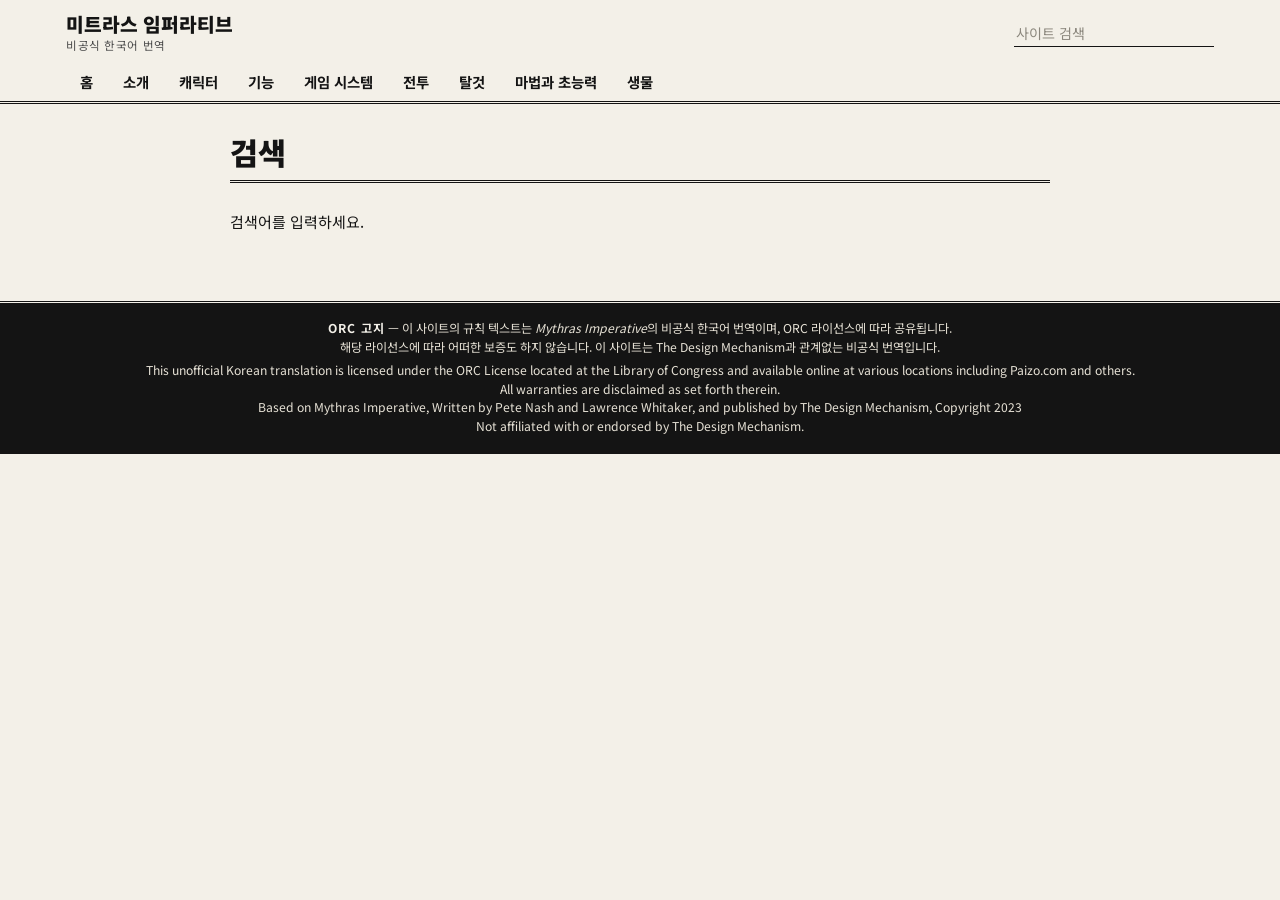
<file: search.html>
<!doctype html>
<html lang="ko"><head><meta charset="utf-8">
<meta name="viewport" content="width=device-width, initial-scale=1">
<meta name="description" content="ORC 라이선스로 공개된 d100 롤플레잉 게임 규칙 Mythras Imperative SRD의 비공식 한국어 번역.">
<meta property="og:type" content="website"><meta property="og:site_name" content="미트라스 임퍼라티브 비공식 한국어 번역">
<meta property="og:title" content="검색 | 미트라스 임퍼라티브 비공식 한국어 번역"><meta property="og:description" content="ORC 라이선스로 공개된 d100 롤플레잉 게임 규칙 Mythras Imperative SRD의 비공식 한국어 번역."><meta property="og:url" content="https://yoonsominso.github.io/mythras-imperative-ko/search.html">
<title>검색 | 미트라스 임퍼라티브 비공식 한국어 번역</title>
<link rel="preconnect" href="https://fonts.googleapis.com"><link rel="preconnect" href="https://fonts.gstatic.com" crossorigin>
<link href="https://fonts.googleapis.com/css2?family=Noto+Sans+KR:wght@400;700;900&display=swap" rel="stylesheet">
<link rel="stylesheet" href="style.css?v=7547a2e1"></head>
<body>
<header class="banner"><div class="wrap bar">
<a class="brand" href="index.html">미트라스 임퍼라티브<small>비공식 한국어 번역</small></a>
<form class="search" action="search.html"><input name="q" type="search" placeholder="사이트 검색" aria-label="사이트 검색"></form>
<button class="menu-btn" aria-label="메뉴" aria-expanded="false">메뉴</button>
</div>
<nav class="topnav"><div class="wrap"><ul><li><a href="index.html">홈</a></li><li><a href="intro.html">소개</a><ul><li><a href="intro.html#ORC-라이선스">ORC 라이선스</a></li><li><a href="intro.html#ORC-고지">ORC 고지</a></li><li><a href="intro.html#간소화">간소화</a></li><li><a href="intro.html#수치와-결과의-올림">수치와 결과의 올림</a></li><li><a href="intro.html#사용하는-주사위">사용하는 주사위</a></li></ul></li><li><a href="character.html">캐릭터</a><ul><li><a href="character.html#1단계-캐릭터-콘셉트">1단계: 캐릭터 콘셉트</a></li><li><a href="character.html#2단계-특성치">2단계: 특성치</a></li><li><a href="character.html#3단계-파생치">3단계: 파생치</a></li><li><a href="character.html#4단계-기능">4단계: 기능</a></li><li><a href="character.html#5단계-문화">5단계: 문화</a></li><li><a href="character.html#6단계-직업">6단계: 직업</a></li><li><a href="character.html#7단계-보너스-기능-점수">7단계: 보너스 기능 점수</a></li><li><a href="character.html#8단계-열정">8단계: 열정</a></li><li><a href="character.html#9단계-장비">9단계: 장비</a></li></ul></li><li><a href="skills.html">기능</a><ul><li><a href="skills.html#기능의-작동-방식">기능의 작동 방식</a></li></ul></li><li><a href="system.html">게임 시스템</a><ul><li><a href="system.html#질식">질식</a></li><li><a href="system.html#캐릭터-향상">캐릭터 향상</a></li><li><a href="system.html#질병과-독">질병과 독</a></li><li><a href="system.html#추락">추락</a></li><li><a href="system.html#피로">피로</a></li><li><a href="system.html#화재">화재</a></li><li><a href="system.html#게임-시간">게임 시간</a></li><li><a href="system.html#명중-부위">명중 부위</a></li><li><a href="system.html#부상-치유">부상 치유</a></li><li><a href="system.html#무생물">무생물</a></li><li><a href="system.html#행운점">행운점</a></li></ul></li><li><a href="combat.html">전투</a><ul><li><a href="combat.html#전투-양식-2">전투 양식</a></li><li><a href="combat.html#전투-진행하기">전투 진행하기</a></li><li><a href="combat.html#화기">화기</a></li><li><a href="combat.html#전투-라운드와-우선권">전투 라운드와 우선권</a></li><li><a href="combat.html#전투-행동-2">전투 행동</a></li><li><a href="combat.html#이동-2">이동</a></li><li><a href="combat.html#전투의-진행-방식">전투의 진행 방식</a></li><li><a href="combat.html#특수-효과-2">특수 효과</a></li><li><a href="combat.html#근접전">근접전</a></li><li><a href="combat.html#원거리-전투">원거리 전투</a></li><li><a href="combat.html#무기와-방어구">무기와 방어구</a></li></ul></li><li><a href="vehicles.html">탈것</a><ul><li><a href="vehicles.html#능력치">능력치</a></li><li><a href="vehicles.html#선체와-구조">선체와 구조</a></li><li><a href="vehicles.html#속도">속도</a></li><li><a href="vehicles.html#장치">장치</a></li><li><a href="vehicles.html#특성">특성</a></li><li><a href="vehicles.html#조종성과-기동">조종성과 기동</a></li><li><a href="vehicles.html#보호막">보호막</a></li><li><a href="vehicles.html#무기">무기</a></li><li><a href="vehicles.html#탈것-예시">탈것 예시</a></li></ul></li><li><a href="magic.html">마법과 초능력</a><ul><li><a href="magic.html#초능력의-작동-방식">초능력의 작동 방식</a></li><li><a href="magic.html#시작-초능력과-새-초능력-배우기">시작 초능력과 새 초능력 배우기</a></li><li><a href="magic.html#마법">마법</a></li><li><a href="magic.html#초능력">초능력</a></li></ul></li><li><a href="creatures.html">생물</a><ul><li><a href="creatures.html#생물-예시">생물 예시</a></li><li><a href="creatures.html#생물-능력">생물 능력</a></li></ul></li></ul></div></nav>
</header>
<div class="wrap layout"><main id="main"><h1>검색</h1><div id="results"><p>검색어를 입력하세요.</p></div></main></div>
<footer><div class="wrap">
<p><strong>ORC 고지</strong> — 이 사이트의 규칙 텍스트는 <cite>Mythras Imperative</cite>의 비공식 한국어 번역이며, ORC 라이선스에 따라 공유됩니다.<br>
해당 라이선스에 따라 어떠한 보증도 하지 않습니다. 이 사이트는 The Design Mechanism과 관계없는 비공식 번역입니다.</p>
<p lang="en">This unofficial Korean translation is licensed under the ORC License located at the Library of Congress and available online at various locations including Paizo.com and others.<br>
All warranties are disclaimed as set forth therein.<br>
Based on Mythras Imperative, Written by Pete Nash and Lawrence Whitaker, and published by The Design Mechanism, Copyright 2023<br>
Not affiliated with or endorsed by The Design Mechanism.</p>
</div></footer>
<script src="site.js?v=7547a2e1"></script>
</body></html>
</file>
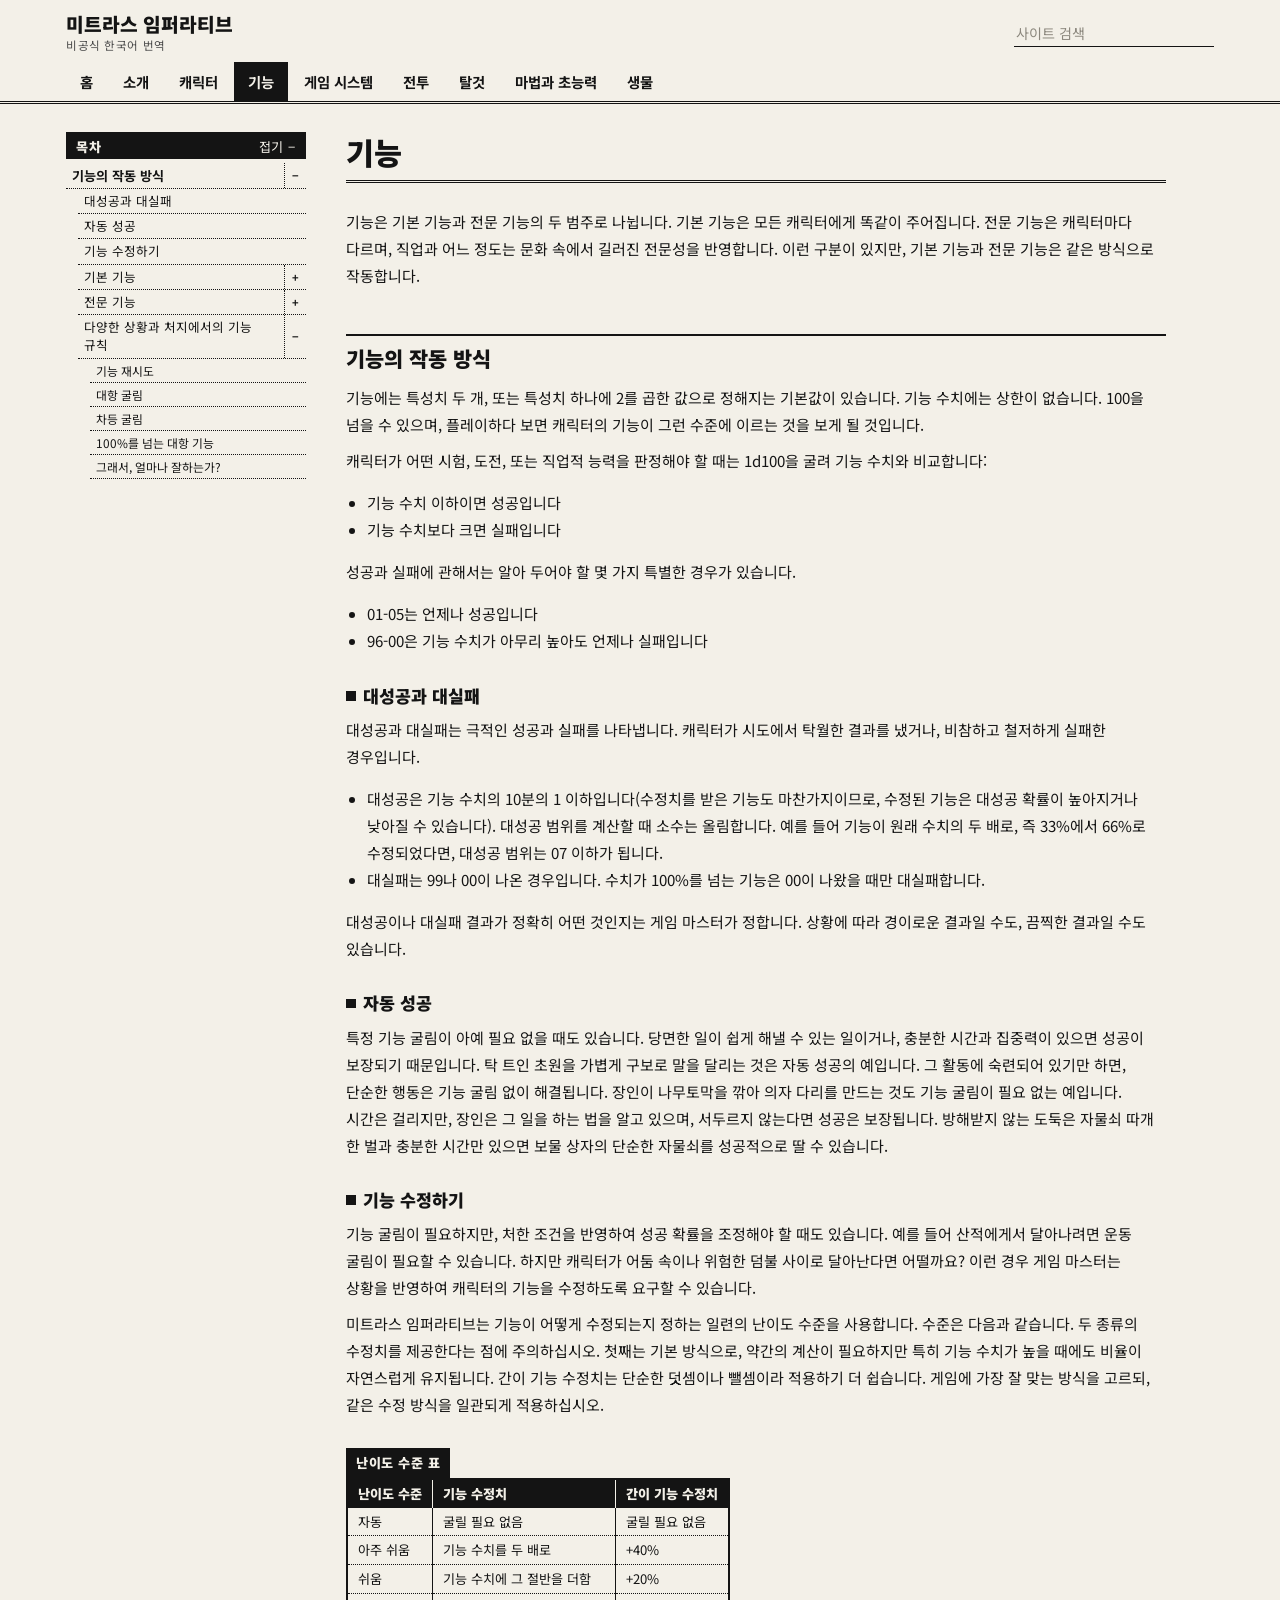
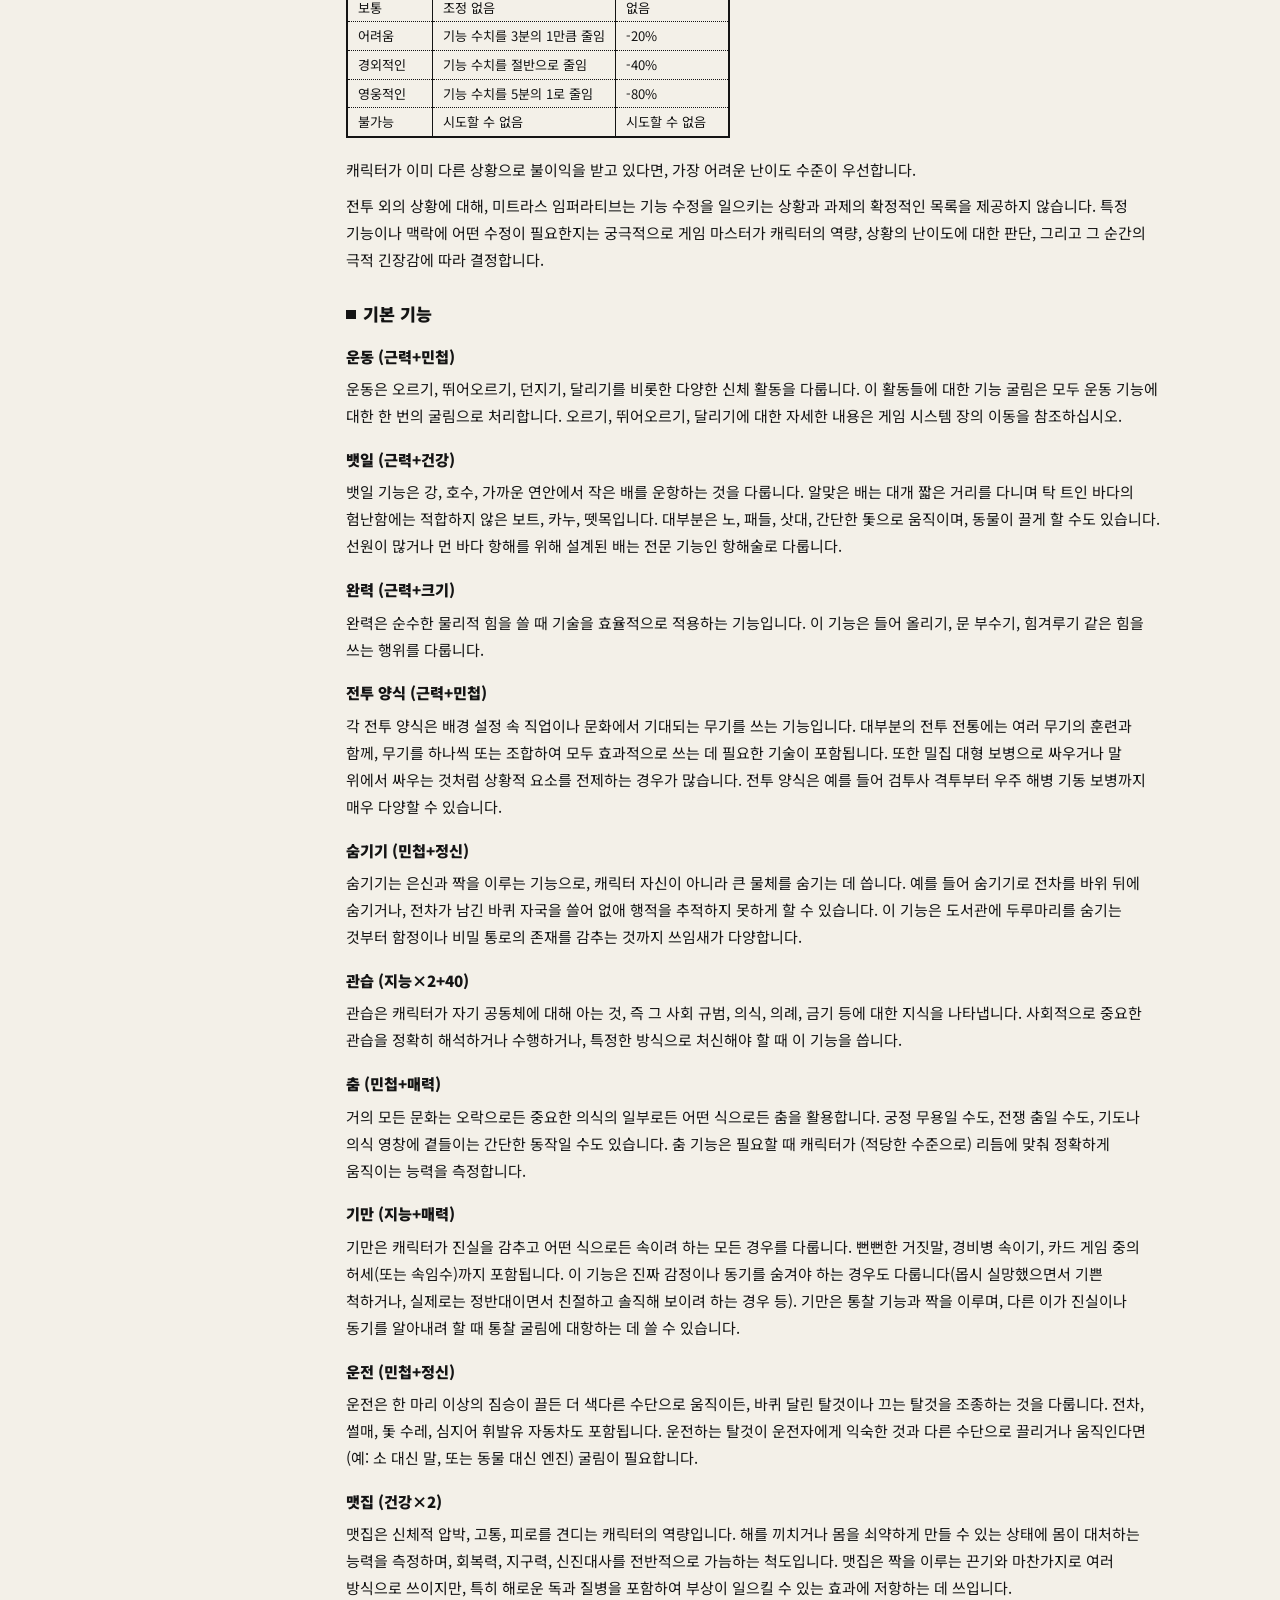
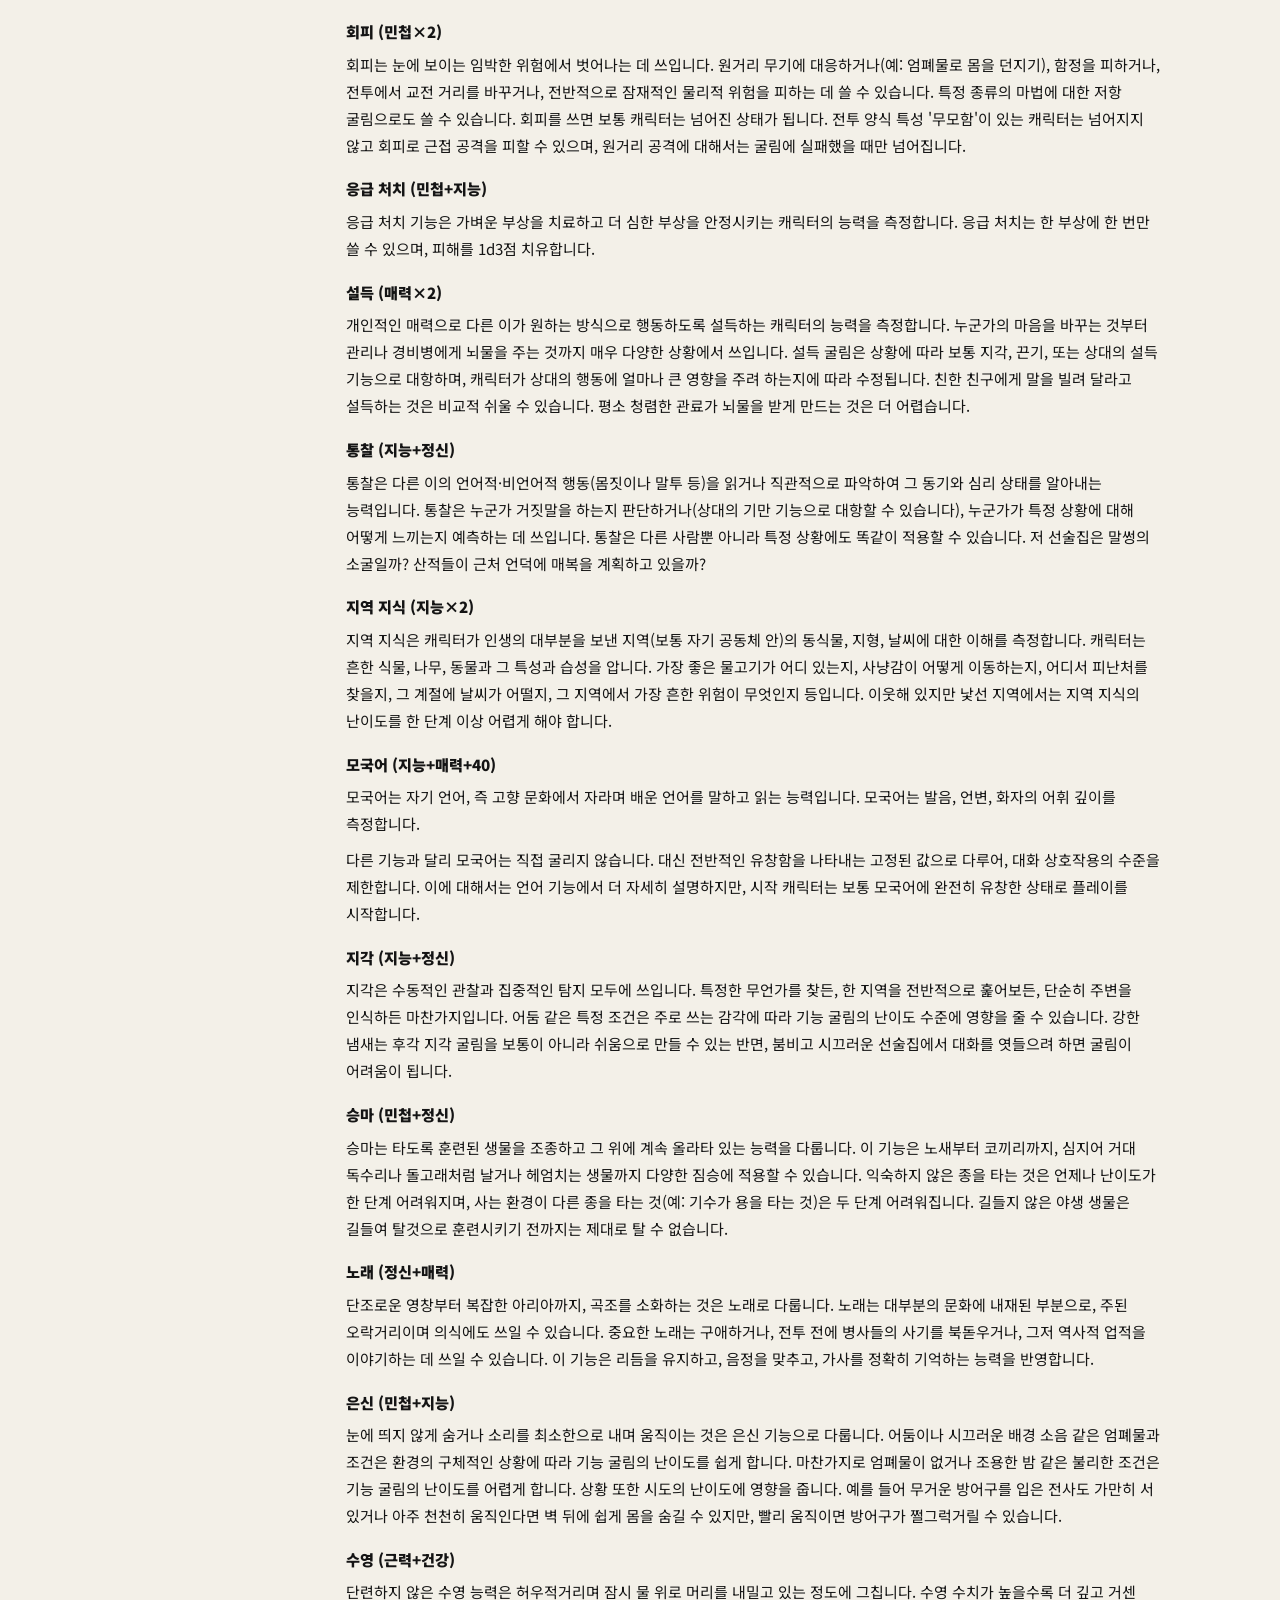
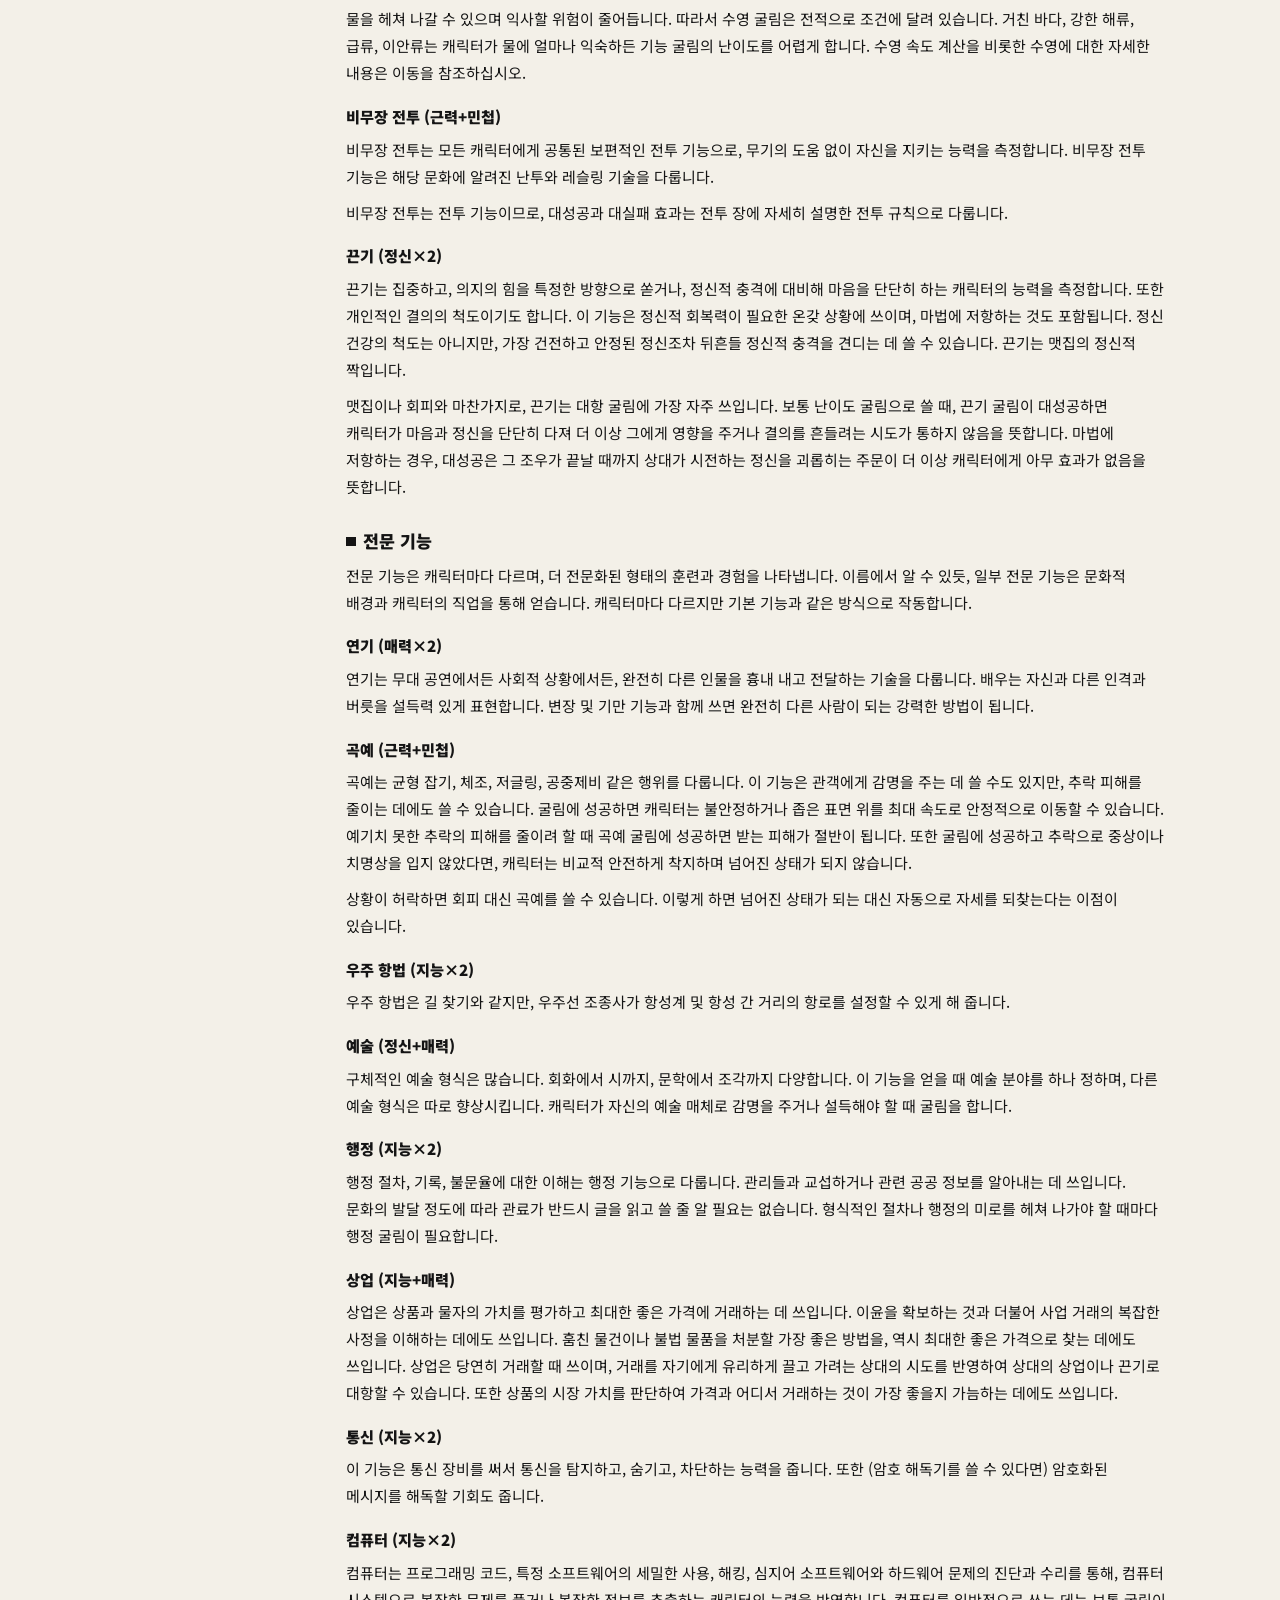
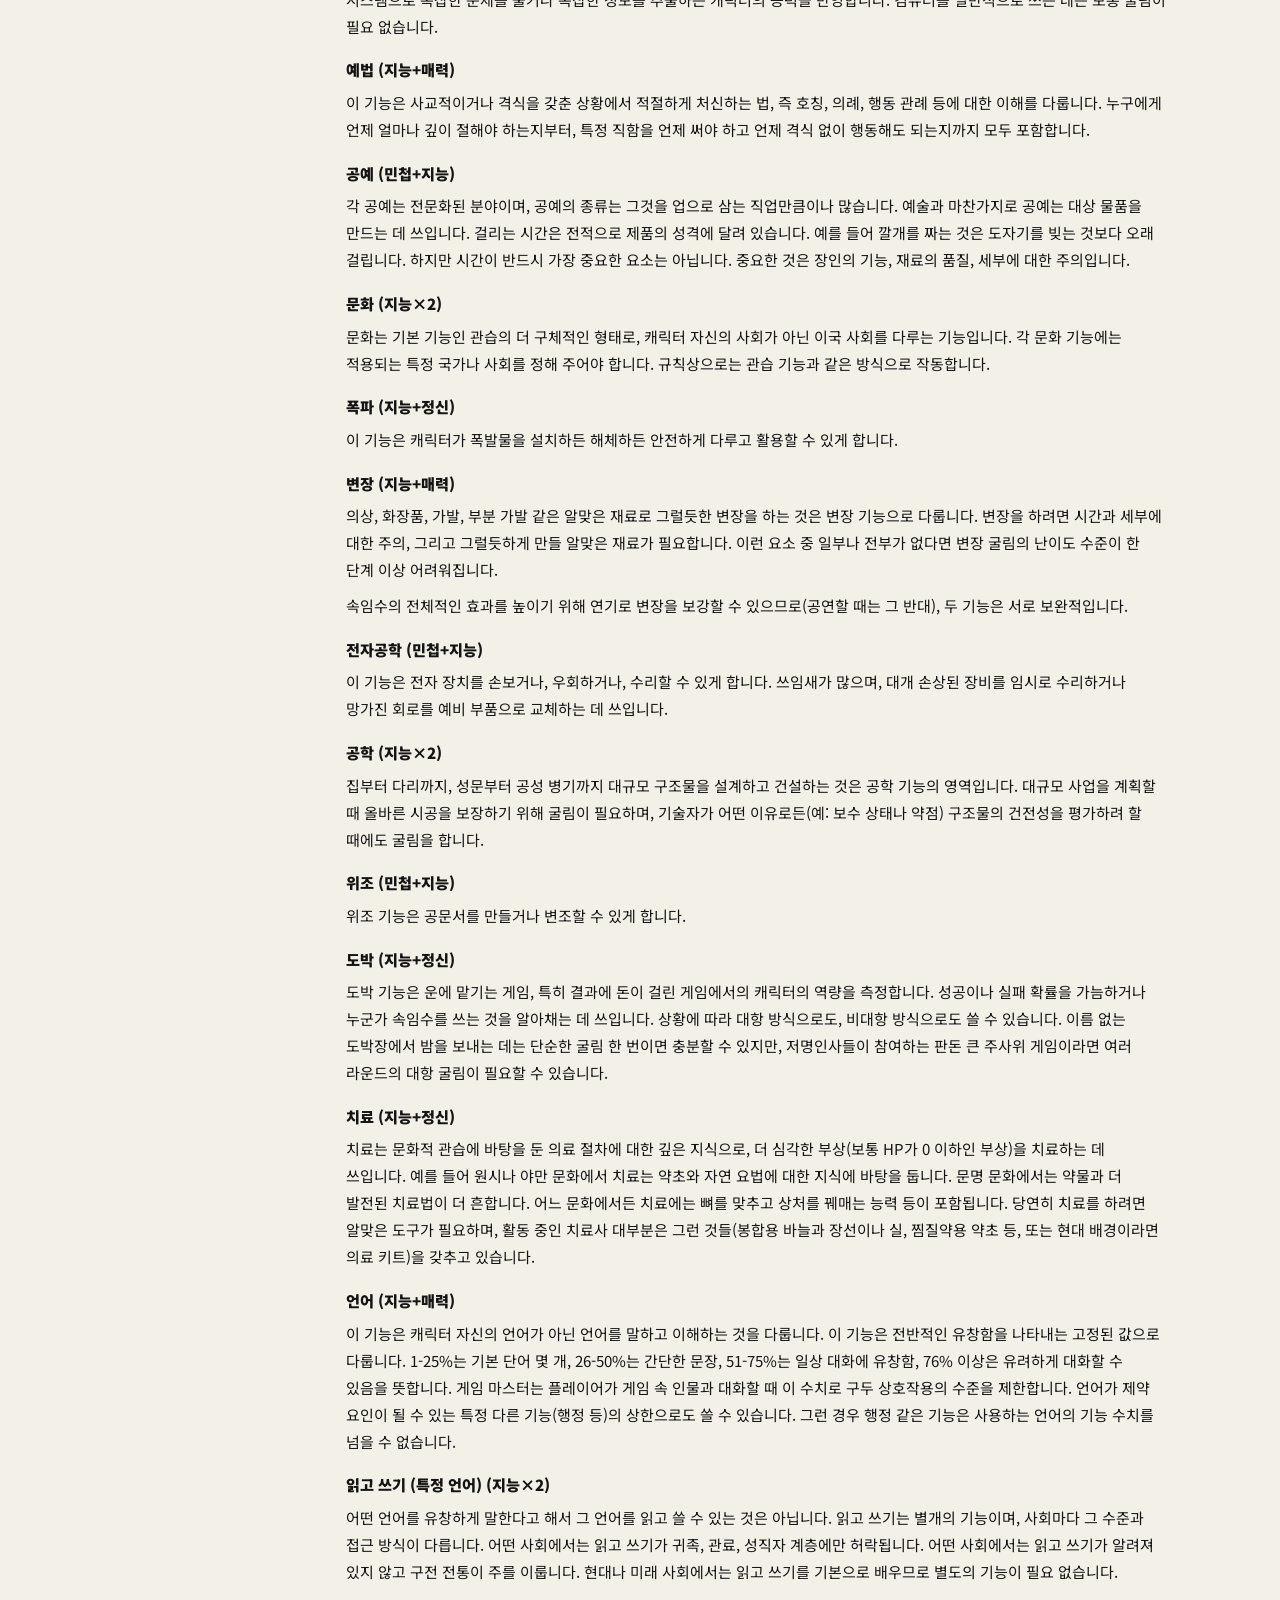
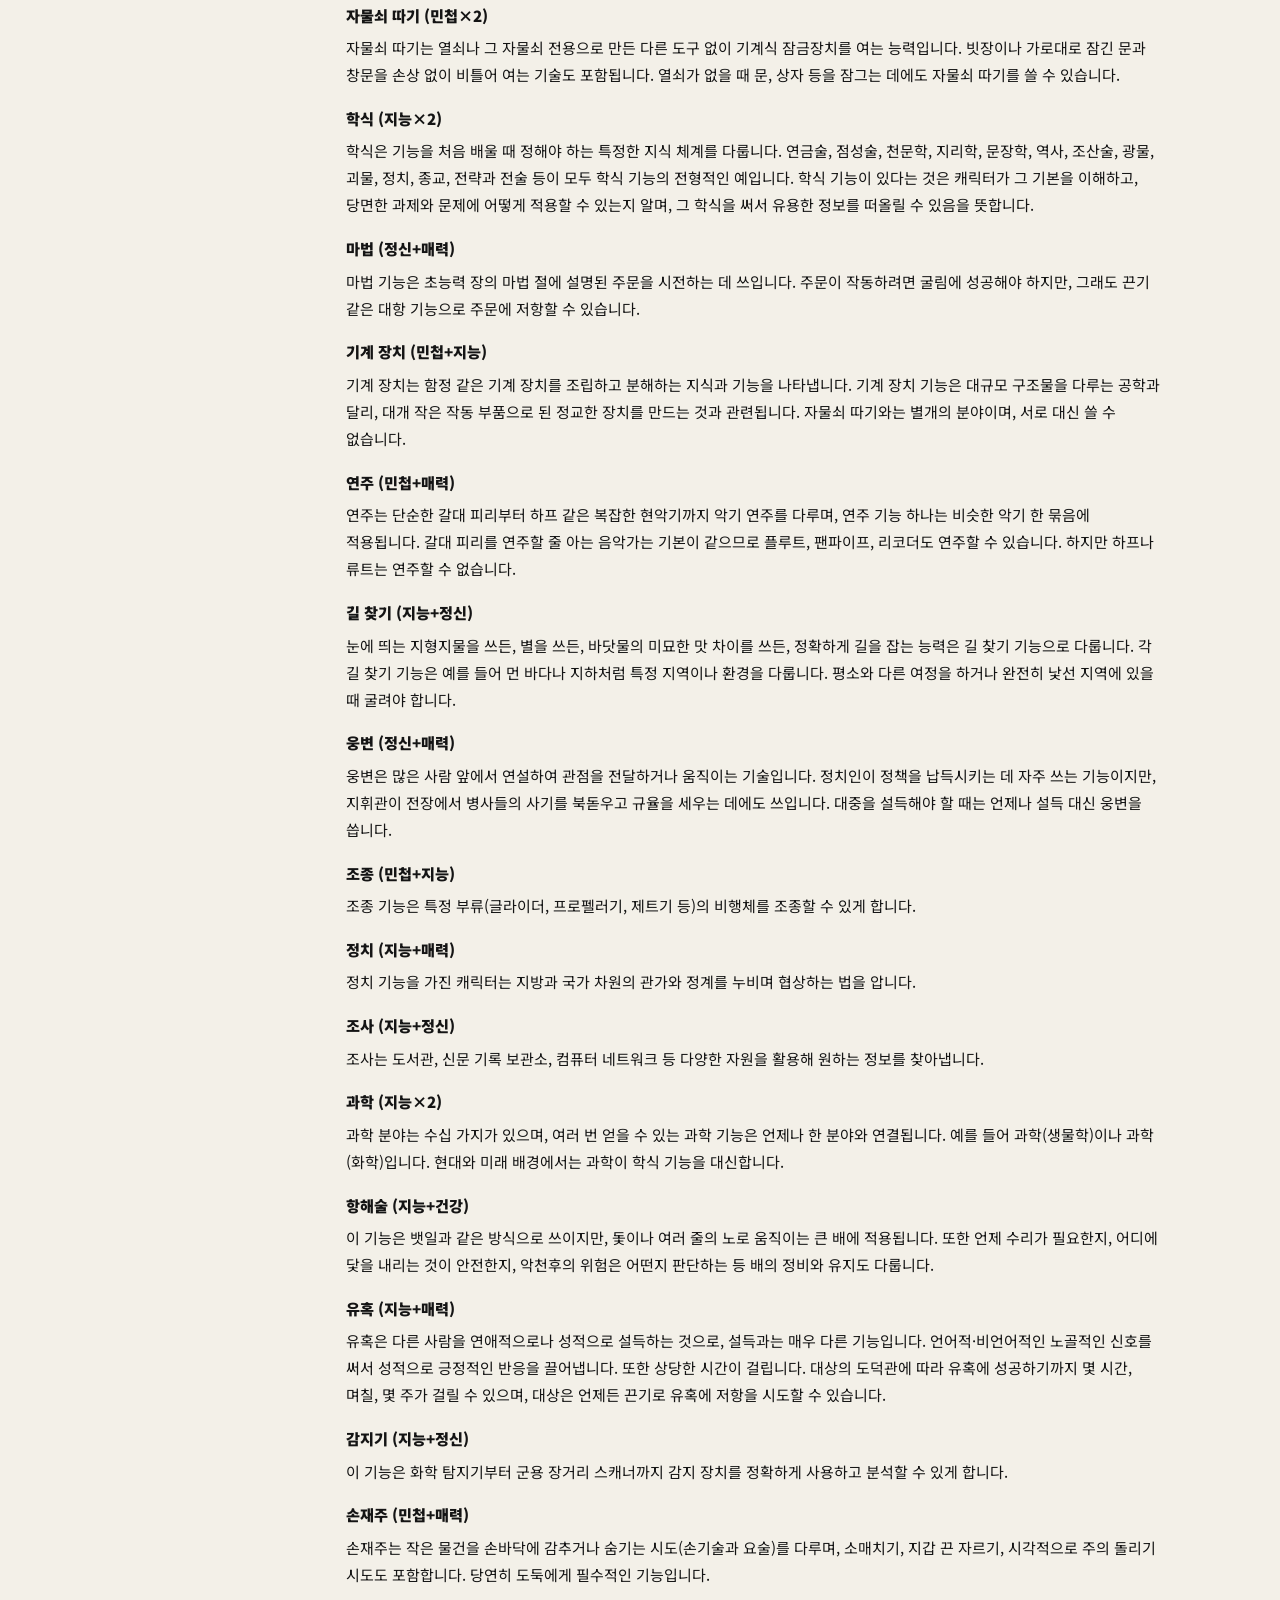
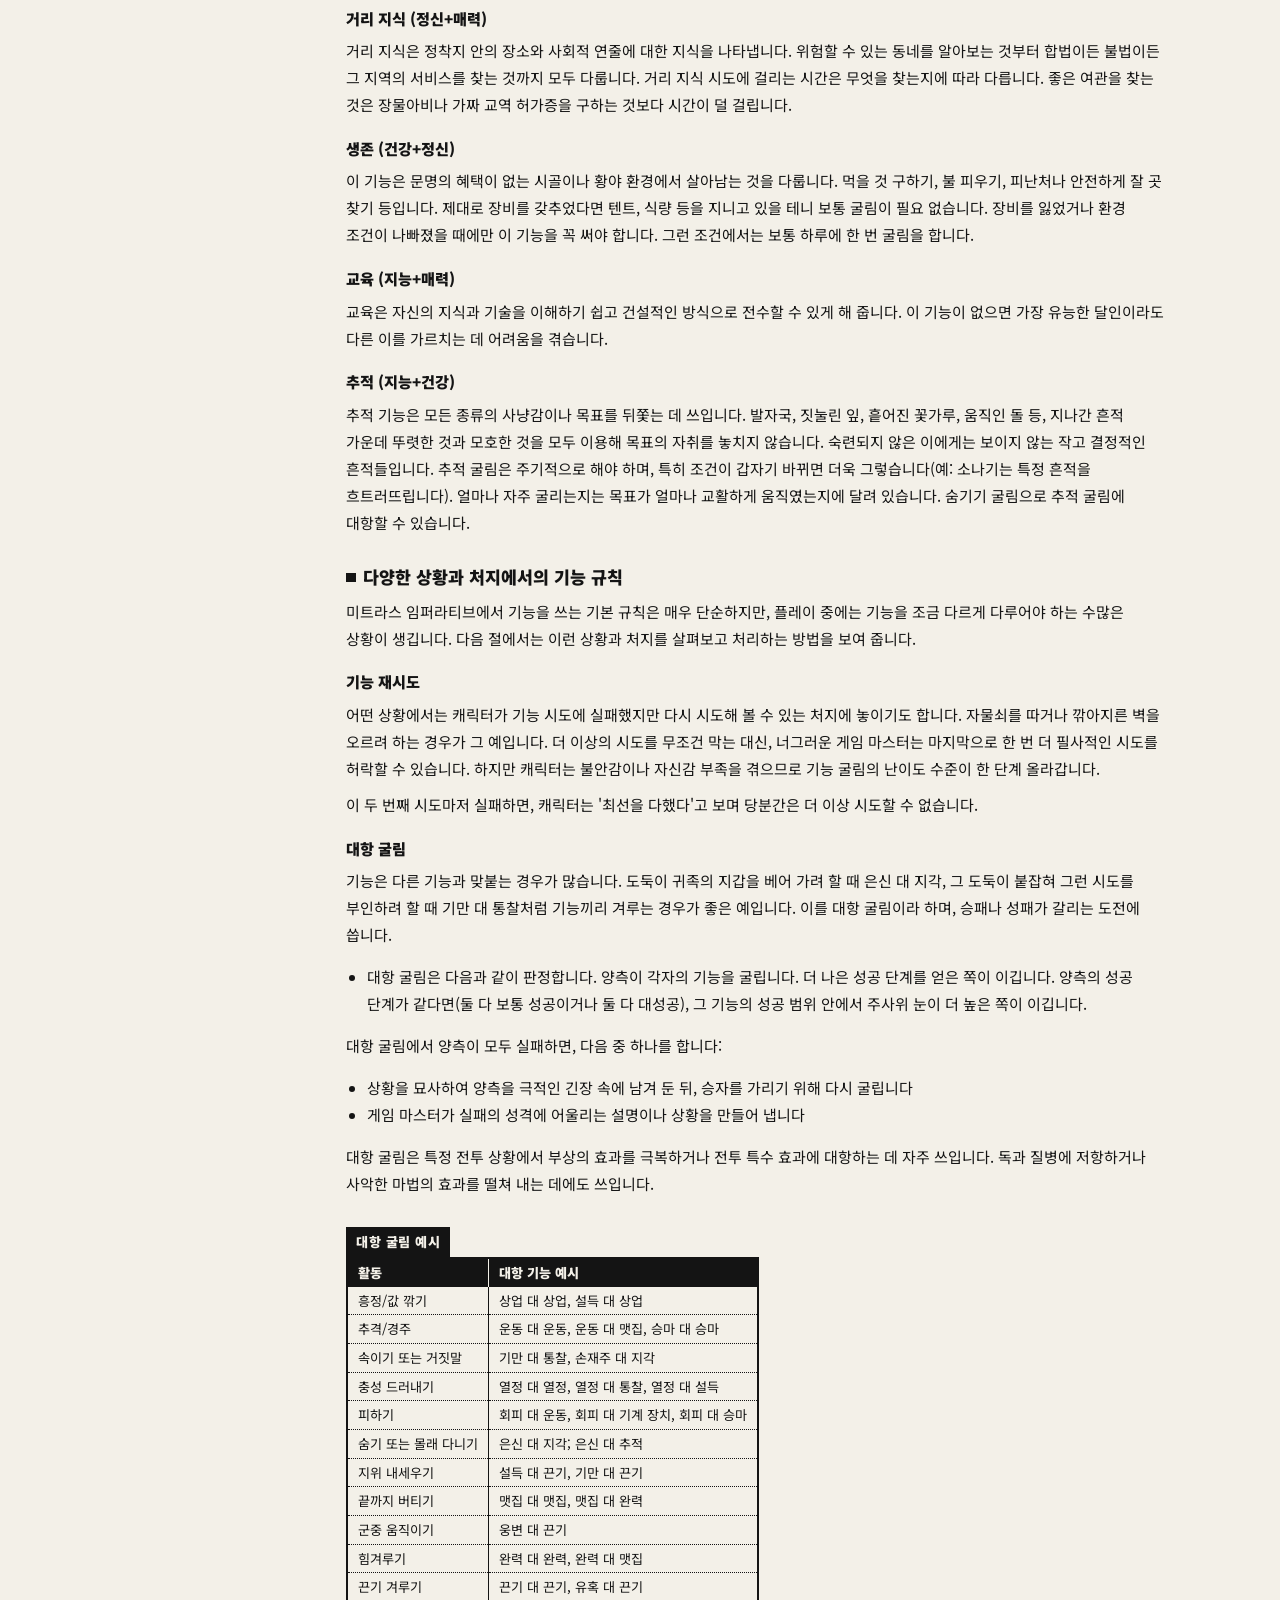
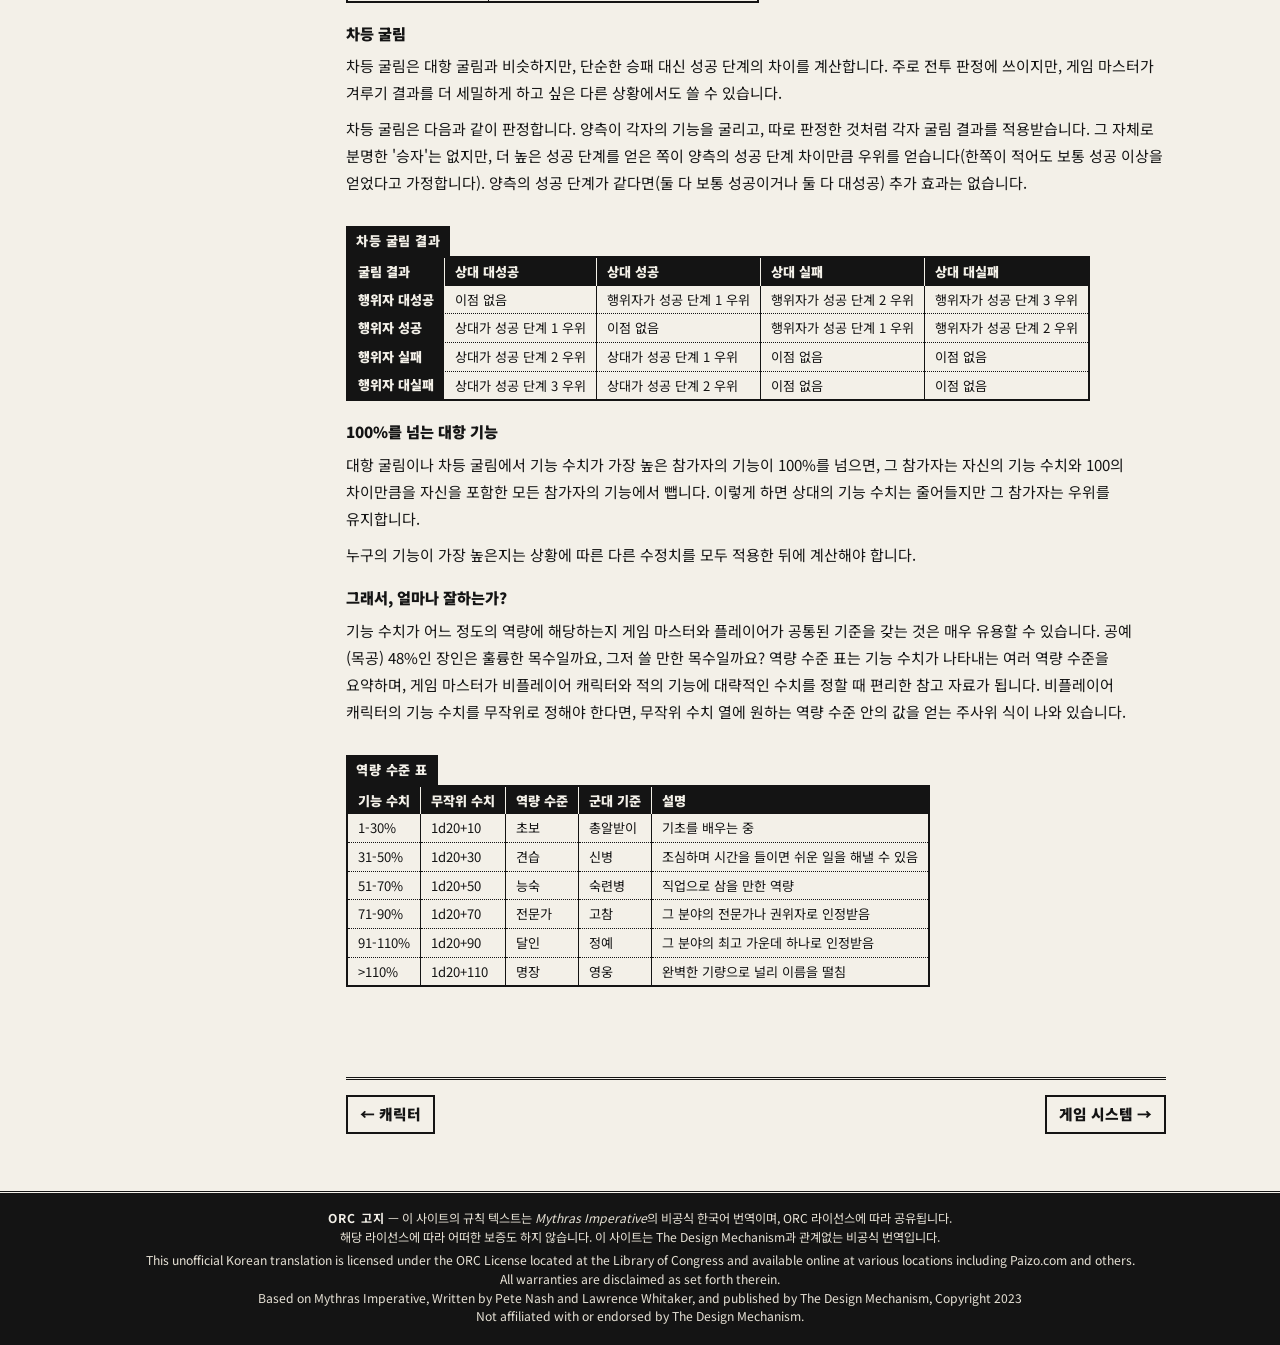
<file: skills.html>
<!doctype html>
<html lang="ko"><head><meta charset="utf-8">
<meta name="viewport" content="width=device-width, initial-scale=1">
<meta name="description" content="ORC 라이선스로 공개된 d100 롤플레잉 게임 규칙 Mythras Imperative SRD의 비공식 한국어 번역.">
<meta property="og:type" content="website"><meta property="og:site_name" content="미트라스 임퍼라티브 비공식 한국어 번역">
<meta property="og:title" content="기능 | 미트라스 임퍼라티브 비공식 한국어 번역"><meta property="og:description" content="ORC 라이선스로 공개된 d100 롤플레잉 게임 규칙 Mythras Imperative SRD의 비공식 한국어 번역."><meta property="og:url" content="https://yoonsominso.github.io/mythras-imperative-ko/skills.html">
<title>기능 | 미트라스 임퍼라티브 비공식 한국어 번역</title>
<link rel="preconnect" href="https://fonts.googleapis.com"><link rel="preconnect" href="https://fonts.gstatic.com" crossorigin>
<link href="https://fonts.googleapis.com/css2?family=Noto+Sans+KR:wght@400;700;900&display=swap" rel="stylesheet">
<link rel="stylesheet" href="style.css?v=7547a2e1"></head>
<body>
<header class="banner"><div class="wrap bar">
<a class="brand" href="index.html">미트라스 임퍼라티브<small>비공식 한국어 번역</small></a>
<form class="search" action="search.html"><input name="q" type="search" placeholder="사이트 검색" aria-label="사이트 검색"></form>
<button class="menu-btn" aria-label="메뉴" aria-expanded="false">메뉴</button>
</div>
<nav class="topnav"><div class="wrap"><ul><li><a href="index.html">홈</a></li><li><a href="intro.html">소개</a><ul><li><a href="intro.html#ORC-라이선스">ORC 라이선스</a></li><li><a href="intro.html#ORC-고지">ORC 고지</a></li><li><a href="intro.html#간소화">간소화</a></li><li><a href="intro.html#수치와-결과의-올림">수치와 결과의 올림</a></li><li><a href="intro.html#사용하는-주사위">사용하는 주사위</a></li></ul></li><li><a href="character.html">캐릭터</a><ul><li><a href="character.html#1단계-캐릭터-콘셉트">1단계: 캐릭터 콘셉트</a></li><li><a href="character.html#2단계-특성치">2단계: 특성치</a></li><li><a href="character.html#3단계-파생치">3단계: 파생치</a></li><li><a href="character.html#4단계-기능">4단계: 기능</a></li><li><a href="character.html#5단계-문화">5단계: 문화</a></li><li><a href="character.html#6단계-직업">6단계: 직업</a></li><li><a href="character.html#7단계-보너스-기능-점수">7단계: 보너스 기능 점수</a></li><li><a href="character.html#8단계-열정">8단계: 열정</a></li><li><a href="character.html#9단계-장비">9단계: 장비</a></li></ul></li><li class="on"><a href="skills.html">기능</a><ul><li><a href="skills.html#기능의-작동-방식">기능의 작동 방식</a></li></ul></li><li><a href="system.html">게임 시스템</a><ul><li><a href="system.html#질식">질식</a></li><li><a href="system.html#캐릭터-향상">캐릭터 향상</a></li><li><a href="system.html#질병과-독">질병과 독</a></li><li><a href="system.html#추락">추락</a></li><li><a href="system.html#피로">피로</a></li><li><a href="system.html#화재">화재</a></li><li><a href="system.html#게임-시간">게임 시간</a></li><li><a href="system.html#명중-부위">명중 부위</a></li><li><a href="system.html#부상-치유">부상 치유</a></li><li><a href="system.html#무생물">무생물</a></li><li><a href="system.html#행운점">행운점</a></li></ul></li><li><a href="combat.html">전투</a><ul><li><a href="combat.html#전투-양식-2">전투 양식</a></li><li><a href="combat.html#전투-진행하기">전투 진행하기</a></li><li><a href="combat.html#화기">화기</a></li><li><a href="combat.html#전투-라운드와-우선권">전투 라운드와 우선권</a></li><li><a href="combat.html#전투-행동-2">전투 행동</a></li><li><a href="combat.html#이동-2">이동</a></li><li><a href="combat.html#전투의-진행-방식">전투의 진행 방식</a></li><li><a href="combat.html#특수-효과-2">특수 효과</a></li><li><a href="combat.html#근접전">근접전</a></li><li><a href="combat.html#원거리-전투">원거리 전투</a></li><li><a href="combat.html#무기와-방어구">무기와 방어구</a></li></ul></li><li><a href="vehicles.html">탈것</a><ul><li><a href="vehicles.html#능력치">능력치</a></li><li><a href="vehicles.html#선체와-구조">선체와 구조</a></li><li><a href="vehicles.html#속도">속도</a></li><li><a href="vehicles.html#장치">장치</a></li><li><a href="vehicles.html#특성">특성</a></li><li><a href="vehicles.html#조종성과-기동">조종성과 기동</a></li><li><a href="vehicles.html#보호막">보호막</a></li><li><a href="vehicles.html#무기">무기</a></li><li><a href="vehicles.html#탈것-예시">탈것 예시</a></li></ul></li><li><a href="magic.html">마법과 초능력</a><ul><li><a href="magic.html#초능력의-작동-방식">초능력의 작동 방식</a></li><li><a href="magic.html#시작-초능력과-새-초능력-배우기">시작 초능력과 새 초능력 배우기</a></li><li><a href="magic.html#마법">마법</a></li><li><a href="magic.html#초능력">초능력</a></li></ul></li><li><a href="creatures.html">생물</a><ul><li><a href="creatures.html#생물-예시">생물 예시</a></li><li><a href="creatures.html#생물-능력">생물 능력</a></li></ul></li></ul></div></nav>
</header>
<div class="wrap layout has-toc"><aside class="toc"><details open><summary>목차<span class="fold"></span></summary><ul><li class="l2 has"><div class="row"><a href="#기능의-작동-방식">기능의 작동 방식</a><button class="tg" aria-label="펼치기" aria-expanded="false"></button></div><ul><li class="l3"><div class="row"><a href="#대성공과-대실패">대성공과 대실패</a></div></li><li class="l3"><div class="row"><a href="#자동-성공">자동 성공</a></div></li><li class="l3"><div class="row"><a href="#기능-수정하기">기능 수정하기</a></div></li><li class="l3 has"><div class="row"><a href="#기본-기능">기본 기능</a><button class="tg" aria-label="펼치기" aria-expanded="false"></button></div><ul><li class="l4"><div class="row"><a href="#운동-근력-민첩">운동 (근력+민첩)</a></div></li><li class="l4"><div class="row"><a href="#뱃일-근력-건강">뱃일 (근력+건강)</a></div></li><li class="l4"><div class="row"><a href="#완력-근력-크기">완력 (근력+크기)</a></div></li><li class="l4"><div class="row"><a href="#전투-양식-근력-민첩">전투 양식 (근력+민첩)</a></div></li><li class="l4"><div class="row"><a href="#숨기기-민첩-정신">숨기기 (민첩+정신)</a></div></li><li class="l4"><div class="row"><a href="#관습-지능-2-40">관습 (지능×2+40)</a></div></li><li class="l4"><div class="row"><a href="#춤-민첩-매력">춤 (민첩+매력)</a></div></li><li class="l4"><div class="row"><a href="#기만-지능-매력">기만 (지능+매력)</a></div></li><li class="l4"><div class="row"><a href="#운전-민첩-정신">운전 (민첩+정신)</a></div></li><li class="l4"><div class="row"><a href="#맷집-건강-2">맷집 (건강×2)</a></div></li><li class="l4"><div class="row"><a href="#회피-민첩-2">회피 (민첩×2)</a></div></li><li class="l4"><div class="row"><a href="#응급-처치-민첩-지능">응급 처치 (민첩+지능)</a></div></li><li class="l4"><div class="row"><a href="#설득-매력-2">설득 (매력×2)</a></div></li><li class="l4"><div class="row"><a href="#통찰-지능-정신">통찰 (지능+정신)</a></div></li><li class="l4"><div class="row"><a href="#지역-지식-지능-2">지역 지식 (지능×2)</a></div></li><li class="l4"><div class="row"><a href="#모국어-지능-매력-40">모국어 (지능+매력+40)</a></div></li><li class="l4"><div class="row"><a href="#지각-지능-정신">지각 (지능+정신)</a></div></li><li class="l4"><div class="row"><a href="#승마-민첩-정신">승마 (민첩+정신)</a></div></li><li class="l4"><div class="row"><a href="#노래-정신-매력">노래 (정신+매력)</a></div></li><li class="l4"><div class="row"><a href="#은신-민첩-지능">은신 (민첩+지능)</a></div></li><li class="l4"><div class="row"><a href="#수영-근력-건강">수영 (근력+건강)</a></div></li><li class="l4"><div class="row"><a href="#비무장-전투-근력-민첩">비무장 전투 (근력+민첩)</a></div></li><li class="l4"><div class="row"><a href="#끈기-정신-2">끈기 (정신×2)</a></div></li></ul></li><li class="l3 has"><div class="row"><a href="#전문-기능">전문 기능</a><button class="tg" aria-label="펼치기" aria-expanded="false"></button></div><ul><li class="l4"><div class="row"><a href="#연기-매력-2">연기 (매력×2)</a></div></li><li class="l4"><div class="row"><a href="#곡예-근력-민첩">곡예 (근력+민첩)</a></div></li><li class="l4"><div class="row"><a href="#우주-항법-지능-2">우주 항법 (지능×2)</a></div></li><li class="l4"><div class="row"><a href="#예술-정신-매력">예술 (정신+매력)</a></div></li><li class="l4"><div class="row"><a href="#행정-지능-2">행정 (지능×2)</a></div></li><li class="l4"><div class="row"><a href="#상업-지능-매력">상업 (지능+매력)</a></div></li><li class="l4"><div class="row"><a href="#통신-지능-2">통신 (지능×2)</a></div></li><li class="l4"><div class="row"><a href="#컴퓨터-지능-2">컴퓨터 (지능×2)</a></div></li><li class="l4"><div class="row"><a href="#예법-지능-매력">예법 (지능+매력)</a></div></li><li class="l4"><div class="row"><a href="#공예-민첩-지능">공예 (민첩+지능)</a></div></li><li class="l4"><div class="row"><a href="#문화-지능-2">문화 (지능×2)</a></div></li><li class="l4"><div class="row"><a href="#폭파-지능-정신">폭파 (지능+정신)</a></div></li><li class="l4"><div class="row"><a href="#변장-지능-매력">변장 (지능+매력)</a></div></li><li class="l4"><div class="row"><a href="#전자공학-민첩-지능">전자공학 (민첩+지능)</a></div></li><li class="l4"><div class="row"><a href="#공학-지능-2">공학 (지능×2)</a></div></li><li class="l4"><div class="row"><a href="#위조-민첩-지능">위조 (민첩+지능)</a></div></li><li class="l4"><div class="row"><a href="#도박-지능-정신">도박 (지능+정신)</a></div></li><li class="l4"><div class="row"><a href="#치료-지능-정신">치료 (지능+정신)</a></div></li><li class="l4"><div class="row"><a href="#언어-지능-매력">언어 (지능+매력)</a></div></li><li class="l4"><div class="row"><a href="#읽고-쓰기-특정-언어-지능-2">읽고 쓰기 (특정 언어) (지능×2)</a></div></li><li class="l4"><div class="row"><a href="#자물쇠-따기-민첩-2">자물쇠 따기 (민첩×2)</a></div></li><li class="l4"><div class="row"><a href="#학식-지능-2">학식 (지능×2)</a></div></li><li class="l4"><div class="row"><a href="#마법-정신-매력">마법 (정신+매력)</a></div></li><li class="l4"><div class="row"><a href="#기계-장치-민첩-지능">기계 장치 (민첩+지능)</a></div></li><li class="l4"><div class="row"><a href="#연주-민첩-매력">연주 (민첩+매력)</a></div></li><li class="l4"><div class="row"><a href="#길-찾기-지능-정신">길 찾기 (지능+정신)</a></div></li><li class="l4"><div class="row"><a href="#웅변-정신-매력">웅변 (정신+매력)</a></div></li><li class="l4"><div class="row"><a href="#조종-민첩-지능">조종 (민첩+지능)</a></div></li><li class="l4"><div class="row"><a href="#정치-지능-매력">정치 (지능+매력)</a></div></li><li class="l4"><div class="row"><a href="#조사-지능-정신">조사 (지능+정신)</a></div></li><li class="l4"><div class="row"><a href="#과학-지능-2">과학 (지능×2)</a></div></li><li class="l4"><div class="row"><a href="#항해술-지능-건강">항해술 (지능+건강)</a></div></li><li class="l4"><div class="row"><a href="#유혹-지능-매력">유혹 (지능+매력)</a></div></li><li class="l4"><div class="row"><a href="#감지기-지능-정신">감지기 (지능+정신)</a></div></li><li class="l4"><div class="row"><a href="#손재주-민첩-매력">손재주 (민첩+매력)</a></div></li><li class="l4"><div class="row"><a href="#거리-지식-정신-매력">거리 지식 (정신+매력)</a></div></li><li class="l4"><div class="row"><a href="#생존-건강-정신">생존 (건강+정신)</a></div></li><li class="l4"><div class="row"><a href="#교육-지능-매력">교육 (지능+매력)</a></div></li><li class="l4"><div class="row"><a href="#추적-지능-건강">추적 (지능+건강)</a></div></li></ul></li><li class="l3 has"><div class="row"><a href="#다양한-상황과-처지에서의-기능-규칙">다양한 상황과 처지에서의 기능 규칙</a><button class="tg" aria-label="펼치기" aria-expanded="false"></button></div><ul><li class="l4"><div class="row"><a href="#기능-재시도">기능 재시도</a></div></li><li class="l4"><div class="row"><a href="#대항-굴림">대항 굴림</a></div></li><li class="l4"><div class="row"><a href="#차등-굴림">차등 굴림</a></div></li><li class="l4"><div class="row"><a href="#100-를-넘는-대항-기능">100%를 넘는 대항 기능</a></div></li><li class="l4"><div class="row"><a href="#그래서-얼마나-잘하는가">그래서, 얼마나 잘하는가?</a></div></li></ul></li></ul></li></ul></details></aside><main id="main"><h1>기능</h1>
<p>기능은 기본 기능과 전문 기능의 두 범주로 나뉩니다. 기본 기능은 모든 캐릭터에게 똑같이 주어집니다. 전문 기능은 캐릭터마다 다르며, 직업과 어느 정도는 문화 속에서 길러진 전문성을 반영합니다. 이런 구분이 있지만, 기본 기능과 전문 기능은 같은 방식으로 작동합니다.</p>
<h2 id="기능의-작동-방식">기능의 작동 방식</h2>
<p>기능에는 특성치 두 개, 또는 특성치 하나에 2를 곱한 값으로 정해지는 기본값이 있습니다. 기능 수치에는 상한이 없습니다. 100을 넘을 수 있으며, 플레이하다 보면 캐릭터의 기능이 그런 수준에 이르는 것을 보게 될 것입니다.</p>
<p>캐릭터가 어떤 시험, 도전, 또는 직업적 능력을 판정해야 할 때는 1d100을 굴려 기능 수치와 비교합니다:</p>
<ul>
<li>기능 수치 이하이면 성공입니다</li>
<li>기능 수치보다 크면 실패입니다</li>
</ul>
<p>성공과 실패에 관해서는 알아 두어야 할 몇 가지 특별한 경우가 있습니다.</p>
<ul>
<li>01-05는 언제나 성공입니다</li>
<li>96-00은 기능 수치가 아무리 높아도 언제나 실패입니다</li>
</ul>
<h3 id="대성공과-대실패">대성공과 대실패</h3>
<p>대성공과 대실패는 극적인 성공과 실패를 나타냅니다. 캐릭터가 시도에서 탁월한 결과를 냈거나, 비참하고 철저하게 실패한 경우입니다.</p>
<ul>
<li>대성공은 기능 수치의 10분의 1 이하입니다(수정치를 받은 기능도 마찬가지이므로, 수정된 기능은 대성공 확률이 높아지거나 낮아질 수 있습니다). 대성공 범위를 계산할 때 소수는 올림합니다. 예를 들어 기능이 원래 수치의 두 배로, 즉 33%에서 66%로 수정되었다면, 대성공 범위는 07 이하가 됩니다.</li>
<li>대실패는 99나 00이 나온 경우입니다. 수치가 100%를 넘는 기능은 00이 나왔을 때만 대실패합니다.</li>
</ul>
<p>대성공이나 대실패 결과가 정확히 어떤 것인지는 게임 마스터가 정합니다. 상황에 따라 경이로운 결과일 수도, 끔찍한 결과일 수도 있습니다.</p>
<h3 id="자동-성공">자동 성공</h3>
<p>특정 기능 굴림이 아예 필요 없을 때도 있습니다. 당면한 일이 쉽게 해낼 수 있는 일이거나, 충분한 시간과 집중력이 있으면 성공이 보장되기 때문입니다. 탁 트인 초원을 가볍게 구보로 말을 달리는 것은 자동 성공의 예입니다. 그 활동에 숙련되어 있기만 하면, 단순한 행동은 기능 굴림 없이 해결됩니다. 장인이 나무토막을 깎아 의자 다리를 만드는 것도 기능 굴림이 필요 없는 예입니다. 시간은 걸리지만, 장인은 그 일을 하는 법을 알고 있으며, 서두르지 않는다면 성공은 보장됩니다. 방해받지 않는 도둑은 자물쇠 따개 한 벌과 충분한 시간만 있으면 보물 상자의 단순한 자물쇠를 성공적으로 딸 수 있습니다.</p>
<h3 id="기능-수정하기">기능 수정하기</h3>
<p>기능 굴림이 필요하지만, 처한 조건을 반영하여 성공 확률을 조정해야 할 때도 있습니다. 예를 들어 산적에게서 달아나려면 운동 굴림이 필요할 수 있습니다. 하지만 캐릭터가 어둠 속이나 위험한 덤불 사이로 달아난다면 어떨까요? 이런 경우 게임 마스터는 상황을 반영하여 캐릭터의 기능을 수정하도록 요구할 수 있습니다.</p>
<p>미트라스 임퍼라티브는 기능이 어떻게 수정되는지 정하는 일련의 난이도 수준을 사용합니다. 수준은 다음과 같습니다. 두 종류의 수정치를 제공한다는 점에 주의하십시오. 첫째는 기본 방식으로, 약간의 계산이 필요하지만 특히 기능 수치가 높을 때에도 비율이 자연스럽게 유지됩니다. 간이 기능 수정치는 단순한 덧셈이나 뺄셈이라 적용하기 더 쉽습니다. 게임에 가장 잘 맞는 방식을 고르되, 같은 수정 방식을 일관되게 적용하십시오.</p>
<p class="table-title" id="표-난이도-수준-표">난이도 수준 표</p>
<div class="table-wrap"><table class="nw1"><tr><th>난이도 수준</th><th>기능 수정치</th><th>간이 기능 수정치</th></tr><tr><td>자동</td><td>굴릴 필요 없음</td><td>굴릴 필요 없음</td></tr><tr><td>아주 쉬움</td><td>기능 수치를 두 배로</td><td>+40%</td></tr><tr><td>쉬움</td><td>기능 수치에 그 절반을 더함</td><td>+20%</td></tr><tr><td>보통</td><td>조정 없음</td><td>없음</td></tr><tr><td>어려움</td><td>기능 수치를 3분의 1만큼 줄임</td><td>-20%</td></tr><tr><td>경외적인</td><td>기능 수치를 절반으로 줄임</td><td>-40%</td></tr><tr><td>영웅적인</td><td>기능 수치를 5분의 1로 줄임</td><td>-80%</td></tr><tr><td>불가능</td><td>시도할 수 없음</td><td>시도할 수 없음</td></tr></table></div>
<p>캐릭터가 이미 다른 상황으로 불이익을 받고 있다면, 가장 어려운 난이도 수준이 우선합니다.</p>
<p>전투 외의 상황에 대해, 미트라스 임퍼라티브는 기능 수정을 일으키는 상황과 과제의 확정적인 목록을 제공하지 않습니다. 특정 기능이나 맥락에 어떤 수정이 필요한지는 궁극적으로 게임 마스터가 캐릭터의 역량, 상황의 난이도에 대한 판단, 그리고 그 순간의 극적 긴장감에 따라 결정합니다.</p>
<h3 id="기본-기능">기본 기능</h3>
<h4 id="운동-근력-민첩">운동 (근력+민첩)</h4>
<p>운동은 오르기, 뛰어오르기, 던지기, 달리기를 비롯한 다양한 신체 활동을 다룹니다. 이 활동들에 대한 기능 굴림은 모두 운동 기능에 대한 한 번의 굴림으로 처리합니다. 오르기, 뛰어오르기, 달리기에 대한 자세한 내용은 게임 시스템 장의 이동을 참조하십시오.</p>
<h4 id="뱃일-근력-건강">뱃일 (근력+건강)</h4>
<p>뱃일 기능은 강, 호수, 가까운 연안에서 작은 배를 운항하는 것을 다룹니다. 알맞은 배는 대개 짧은 거리를 다니며 탁 트인 바다의 험난함에는 적합하지 않은 보트, 카누, 뗏목입니다. 대부분은 노, 패들, 삿대, 간단한 돛으로 움직이며, 동물이 끌게 할 수도 있습니다. 선원이 많거나 먼 바다 항해를 위해 설계된 배는 전문 기능인 항해술로 다룹니다.</p>
<h4 id="완력-근력-크기">완력 (근력+크기)</h4>
<p>완력은 순수한 물리적 힘을 쓸 때 기술을 효율적으로 적용하는 기능입니다. 이 기능은 들어 올리기, 문 부수기, 힘겨루기 같은 힘을 쓰는 행위를 다룹니다.</p>
<h4 id="전투-양식-근력-민첩">전투 양식 (근력+민첩)</h4>
<p>각 전투 양식은 배경 설정 속 직업이나 문화에서 기대되는 무기를 쓰는 기능입니다. 대부분의 전투 전통에는 여러 무기의 훈련과 함께, 무기를 하나씩 또는 조합하여 모두 효과적으로 쓰는 데 필요한 기술이 포함됩니다. 또한 밀집 대형 보병으로 싸우거나 말 위에서 싸우는 것처럼 상황적 요소를 전제하는 경우가 많습니다. 전투 양식은 예를 들어 검투사 격투부터 우주 해병 기동 보병까지 매우 다양할 수 있습니다.</p>
<h4 id="숨기기-민첩-정신">숨기기 (민첩+정신)</h4>
<p>숨기기는 은신과 짝을 이루는 기능으로, 캐릭터 자신이 아니라 큰 물체를 숨기는 데 씁니다. 예를 들어 숨기기로 전차를 바위 뒤에 숨기거나, 전차가 남긴 바퀴 자국을 쓸어 없애 행적을 추적하지 못하게 할 수 있습니다. 이 기능은 도서관에 두루마리를 숨기는 것부터 함정이나 비밀 통로의 존재를 감추는 것까지 쓰임새가 다양합니다.</p>
<h4 id="관습-지능-2-40">관습 (지능×2+40)</h4>
<p>관습은 캐릭터가 자기 공동체에 대해 아는 것, 즉 그 사회 규범, 의식, 의례, 금기 등에 대한 지식을 나타냅니다. 사회적으로 중요한 관습을 정확히 해석하거나 수행하거나, 특정한 방식으로 처신해야 할 때 이 기능을 씁니다.</p>
<h4 id="춤-민첩-매력">춤 (민첩+매력)</h4>
<p>거의 모든 문화는 오락으로든 중요한 의식의 일부로든 어떤 식으로든 춤을 활용합니다. 궁정 무용일 수도, 전쟁 춤일 수도, 기도나 의식 영창에 곁들이는 간단한 동작일 수도 있습니다. 춤 기능은 필요할 때 캐릭터가 (적당한 수준으로) 리듬에 맞춰 정확하게 움직이는 능력을 측정합니다.</p>
<h4 id="기만-지능-매력">기만 (지능+매력)</h4>
<p>기만은 캐릭터가 진실을 감추고 어떤 식으로든 속이려 하는 모든 경우를 다룹니다. 뻔뻔한 거짓말, 경비병 속이기, 카드 게임 중의 허세(또는 속임수)까지 포함됩니다. 이 기능은 진짜 감정이나 동기를 숨겨야 하는 경우도 다룹니다(몹시 실망했으면서 기쁜 척하거나, 실제로는 정반대이면서 친절하고 솔직해 보이려 하는 경우 등). 기만은 통찰 기능과 짝을 이루며, 다른 이가 진실이나 동기를 알아내려 할 때 통찰 굴림에 대항하는 데 쓸 수 있습니다.</p>
<h4 id="운전-민첩-정신">운전 (민첩+정신)</h4>
<p>운전은 한 마리 이상의 짐승이 끌든 더 색다른 수단으로 움직이든, 바퀴 달린 탈것이나 끄는 탈것을 조종하는 것을 다룹니다. 전차, 썰매, 돛 수레, 심지어 휘발유 자동차도 포함됩니다. 운전하는 탈것이 운전자에게 익숙한 것과 다른 수단으로 끌리거나 움직인다면(예: 소 대신 말, 또는 동물 대신 엔진) 굴림이 필요합니다.</p>
<h4 id="맷집-건강-2">맷집 (건강×2)</h4>
<p>맷집은 신체적 압박, 고통, 피로를 견디는 캐릭터의 역량입니다. 해를 끼치거나 몸을 쇠약하게 만들 수 있는 상태에 몸이 대처하는 능력을 측정하며, 회복력, 지구력, 신진대사를 전반적으로 가늠하는 척도입니다. 맷집은 짝을 이루는 끈기와 마찬가지로 여러 방식으로 쓰이지만, 특히 해로운 독과 질병을 포함하여 부상이 일으킬 수 있는 효과에 저항하는 데 쓰입니다.</p>
<h4 id="회피-민첩-2">회피 (민첩×2)</h4>
<p>회피는 눈에 보이는 임박한 위험에서 벗어나는 데 쓰입니다. 원거리 무기에 대응하거나(예: 엄폐물로 몸을 던지기), 함정을 피하거나, 전투에서 교전 거리를 바꾸거나, 전반적으로 잠재적인 물리적 위험을 피하는 데 쓸 수 있습니다. 특정 종류의 마법에 대한 저항 굴림으로도 쓸 수 있습니다. 회피를 쓰면 보통 캐릭터는 넘어진 상태가 됩니다. 전투 양식 특성 &#x27;무모함&#x27;이 있는 캐릭터는 넘어지지 않고 회피로 근접 공격을 피할 수 있으며, 원거리 공격에 대해서는 굴림에 실패했을 때만 넘어집니다.</p>
<h4 id="응급-처치-민첩-지능">응급 처치 (민첩+지능)</h4>
<p>응급 처치 기능은 가벼운 부상을 치료하고 더 심한 부상을 안정시키는 캐릭터의 능력을 측정합니다. 응급 처치는 한 부상에 한 번만 쓸 수 있으며, 피해를 1d3점 치유합니다.</p>
<h4 id="설득-매력-2">설득 (매력×2)</h4>
<p>개인적인 매력으로 다른 이가 원하는 방식으로 행동하도록 설득하는 캐릭터의 능력을 측정합니다. 누군가의 마음을 바꾸는 것부터 관리나 경비병에게 뇌물을 주는 것까지 매우 다양한 상황에서 쓰입니다. 설득 굴림은 상황에 따라 보통 지각, 끈기, 또는 상대의 설득 기능으로 대항하며, 캐릭터가 상대의 행동에 얼마나 큰 영향을 주려 하는지에 따라 수정됩니다. 친한 친구에게 말을 빌려 달라고 설득하는 것은 비교적 쉬울 수 있습니다. 평소 청렴한 관료가 뇌물을 받게 만드는 것은 더 어렵습니다.</p>
<h4 id="통찰-지능-정신">통찰 (지능+정신)</h4>
<p>통찰은 다른 이의 언어적·비언어적 행동(몸짓이나 말투 등)을 읽거나 직관적으로 파악하여 그 동기와 심리 상태를 알아내는 능력입니다. 통찰은 누군가 거짓말을 하는지 판단하거나(상대의 기만 기능으로 대항할 수 있습니다), 누군가가 특정 상황에 대해 어떻게 느끼는지 예측하는 데 쓰입니다. 통찰은 다른 사람뿐 아니라 특정 상황에도 똑같이 적용할 수 있습니다. 저 선술집은 말썽의 소굴일까? 산적들이 근처 언덕에 매복을 계획하고 있을까?</p>
<h4 id="지역-지식-지능-2">지역 지식 (지능×2)</h4>
<p>지역 지식은 캐릭터가 인생의 대부분을 보낸 지역(보통 자기 공동체 안)의 동식물, 지형, 날씨에 대한 이해를 측정합니다. 캐릭터는 흔한 식물, 나무, 동물과 그 특성과 습성을 압니다. 가장 좋은 물고기가 어디 있는지, 사냥감이 어떻게 이동하는지, 어디서 피난처를 찾을지, 그 계절에 날씨가 어떨지, 그 지역에서 가장 흔한 위험이 무엇인지 등입니다. 이웃해 있지만 낯선 지역에서는 지역 지식의 난이도를 한 단계 이상 어렵게 해야 합니다.</p>
<h4 id="모국어-지능-매력-40">모국어 (지능+매력+40)</h4>
<p>모국어는 자기 언어, 즉 고향 문화에서 자라며 배운 언어를 말하고 읽는 능력입니다. 모국어는 발음, 언변, 화자의 어휘 깊이를 측정합니다.</p>
<p>다른 기능과 달리 모국어는 직접 굴리지 않습니다. 대신 전반적인 유창함을 나타내는 고정된 값으로 다루어, 대화 상호작용의 수준을 제한합니다. 이에 대해서는 언어 기능에서 더 자세히 설명하지만, 시작 캐릭터는 보통 모국어에 완전히 유창한 상태로 플레이를 시작합니다.</p>
<h4 id="지각-지능-정신">지각 (지능+정신)</h4>
<p>지각은 수동적인 관찰과 집중적인 탐지 모두에 쓰입니다. 특정한 무언가를 찾든, 한 지역을 전반적으로 훑어보든, 단순히 주변을 인식하든 마찬가지입니다. 어둠 같은 특정 조건은 주로 쓰는 감각에 따라 기능 굴림의 난이도 수준에 영향을 줄 수 있습니다. 강한 냄새는 후각 지각 굴림을 보통이 아니라 쉬움으로 만들 수 있는 반면, 붐비고 시끄러운 선술집에서 대화를 엿들으려 하면 굴림이 어려움이 됩니다.</p>
<h4 id="승마-민첩-정신">승마 (민첩+정신)</h4>
<p>승마는 타도록 훈련된 생물을 조종하고 그 위에 계속 올라타 있는 능력을 다룹니다. 이 기능은 노새부터 코끼리까지, 심지어 거대 독수리나 돌고래처럼 날거나 헤엄치는 생물까지 다양한 짐승에 적용할 수 있습니다. 익숙하지 않은 종을 타는 것은 언제나 난이도가 한 단계 어려워지며, 사는 환경이 다른 종을 타는 것(예: 기수가 용을 타는 것)은 두 단계 어려워집니다. 길들지 않은 야생 생물은 길들여 탈것으로 훈련시키기 전까지는 제대로 탈 수 없습니다.</p>
<h4 id="노래-정신-매력">노래 (정신+매력)</h4>
<p>단조로운 영창부터 복잡한 아리아까지, 곡조를 소화하는 것은 노래로 다룹니다. 노래는 대부분의 문화에 내재된 부분으로, 주된 오락거리이며 의식에도 쓰일 수 있습니다. 중요한 노래는 구애하거나, 전투 전에 병사들의 사기를 북돋우거나, 그저 역사적 업적을 이야기하는 데 쓰일 수 있습니다. 이 기능은 리듬을 유지하고, 음정을 맞추고, 가사를 정확히 기억하는 능력을 반영합니다.</p>
<h4 id="은신-민첩-지능">은신 (민첩+지능)</h4>
<p>눈에 띄지 않게 숨거나 소리를 최소한으로 내며 움직이는 것은 은신 기능으로 다룹니다. 어둠이나 시끄러운 배경 소음 같은 엄폐물과 조건은 환경의 구체적인 상황에 따라 기능 굴림의 난이도를 쉽게 합니다. 마찬가지로 엄폐물이 없거나 조용한 밤 같은 불리한 조건은 기능 굴림의 난이도를 어렵게 합니다. 상황 또한 시도의 난이도에 영향을 줍니다. 예를 들어 무거운 방어구를 입은 전사도 가만히 서 있거나 아주 천천히 움직인다면 벽 뒤에 쉽게 몸을 숨길 수 있지만, 빨리 움직이면 방어구가 쩔그럭거릴 수 있습니다.</p>
<h4 id="수영-근력-건강">수영 (근력+건강)</h4>
<p>단련하지 않은 수영 능력은 허우적거리며 잠시 물 위로 머리를 내밀고 있는 정도에 그칩니다. 수영 수치가 높을수록 더 깊고 거센 물을 헤쳐 나갈 수 있으며 익사할 위험이 줄어듭니다. 따라서 수영 굴림은 전적으로 조건에 달려 있습니다. 거친 바다, 강한 해류, 급류, 이안류는 캐릭터가 물에 얼마나 익숙하든 기능 굴림의 난이도를 어렵게 합니다. 수영 속도 계산을 비롯한 수영에 대한 자세한 내용은 이동을 참조하십시오.</p>
<h4 id="비무장-전투-근력-민첩">비무장 전투 (근력+민첩)</h4>
<p>비무장 전투는 모든 캐릭터에게 공통된 보편적인 전투 기능으로, 무기의 도움 없이 자신을 지키는 능력을 측정합니다. 비무장 전투 기능은 해당 문화에 알려진 난투와 레슬링 기술을 다룹니다.</p>
<p>비무장 전투는 전투 기능이므로, 대성공과 대실패 효과는 전투 장에 자세히 설명한 전투 규칙으로 다룹니다.</p>
<h4 id="끈기-정신-2">끈기 (정신×2)</h4>
<p>끈기는 집중하고, 의지의 힘을 특정한 방향으로 쏟거나, 정신적 충격에 대비해 마음을 단단히 하는 캐릭터의 능력을 측정합니다. 또한 개인적인 결의의 척도이기도 합니다. 이 기능은 정신적 회복력이 필요한 온갖 상황에 쓰이며, 마법에 저항하는 것도 포함됩니다. 정신 건강의 척도는 아니지만, 가장 건전하고 안정된 정신조차 뒤흔들 정신적 충격을 견디는 데 쓸 수 있습니다. 끈기는 맷집의 정신적 짝입니다.</p>
<p>맷집이나 회피와 마찬가지로, 끈기는 대항 굴림에 가장 자주 쓰입니다. 보통 난이도 굴림으로 쓸 때, 끈기 굴림이 대성공하면 캐릭터가 마음과 정신을 단단히 다져 더 이상 그에게 영향을 주거나 결의를 흔들려는 시도가 통하지 않음을 뜻합니다. 마법에 저항하는 경우, 대성공은 그 조우가 끝날 때까지 상대가 시전하는 정신을 괴롭히는 주문이 더 이상 캐릭터에게 아무 효과가 없음을 뜻합니다.</p>
<h3 id="전문-기능">전문 기능</h3>
<p>전문 기능은 캐릭터마다 다르며, 더 전문화된 형태의 훈련과 경험을 나타냅니다. 이름에서 알 수 있듯, 일부 전문 기능은 문화적 배경과 캐릭터의 직업을 통해 얻습니다. 캐릭터마다 다르지만 기본 기능과 같은 방식으로 작동합니다.</p>
<h4 id="연기-매력-2">연기 (매력×2)</h4>
<p>연기는 무대 공연에서든 사회적 상황에서든, 완전히 다른 인물을 흉내 내고 전달하는 기술을 다룹니다. 배우는 자신과 다른 인격과 버릇을 설득력 있게 표현합니다. 변장 및 기만 기능과 함께 쓰면 완전히 다른 사람이 되는 강력한 방법이 됩니다.</p>
<h4 id="곡예-근력-민첩">곡예 (근력+민첩)</h4>
<p>곡예는 균형 잡기, 체조, 저글링, 공중제비 같은 행위를 다룹니다. 이 기능은 관객에게 감명을 주는 데 쓸 수도 있지만, 추락 피해를 줄이는 데에도 쓸 수 있습니다. 굴림에 성공하면 캐릭터는 불안정하거나 좁은 표면 위를 최대 속도로 안정적으로 이동할 수 있습니다. 예기치 못한 추락의 피해를 줄이려 할 때 곡예 굴림에 성공하면 받는 피해가 절반이 됩니다. 또한 굴림에 성공하고 추락으로 중상이나 치명상을 입지 않았다면, 캐릭터는 비교적 안전하게 착지하며 넘어진 상태가 되지 않습니다.</p>
<p>상황이 허락하면 회피 대신 곡예를 쓸 수 있습니다. 이렇게 하면 넘어진 상태가 되는 대신 자동으로 자세를 되찾는다는 이점이 있습니다.</p>
<h4 id="우주-항법-지능-2">우주 항법 (지능×2)</h4>
<p>우주 항법은 길 찾기와 같지만, 우주선 조종사가 항성계 및 항성 간 거리의 항로를 설정할 수 있게 해 줍니다.</p>
<h4 id="예술-정신-매력">예술 (정신+매력)</h4>
<p>구체적인 예술 형식은 많습니다. 회화에서 시까지, 문학에서 조각까지 다양합니다. 이 기능을 얻을 때 예술 분야를 하나 정하며, 다른 예술 형식은 따로 향상시킵니다. 캐릭터가 자신의 예술 매체로 감명을 주거나 설득해야 할 때 굴림을 합니다.</p>
<h4 id="행정-지능-2">행정 (지능×2)</h4>
<p>행정 절차, 기록, 불문율에 대한 이해는 행정 기능으로 다룹니다. 관리들과 교섭하거나 관련 공공 정보를 알아내는 데 쓰입니다. 문화의 발달 정도에 따라 관료가 반드시 글을 읽고 쓸 줄 알 필요는 없습니다. 형식적인 절차나 행정의 미로를 헤쳐 나가야 할 때마다 행정 굴림이 필요합니다.</p>
<h4 id="상업-지능-매력">상업 (지능+매력)</h4>
<p>상업은 상품과 물자의 가치를 평가하고 최대한 좋은 가격에 거래하는 데 쓰입니다. 이윤을 확보하는 것과 더불어 사업 거래의 복잡한 사정을 이해하는 데에도 쓰입니다. 훔친 물건이나 불법 물품을 처분할 가장 좋은 방법을, 역시 최대한 좋은 가격으로 찾는 데에도 쓰입니다. 상업은 당연히 거래할 때 쓰이며, 거래를 자기에게 유리하게 끌고 가려는 상대의 시도를 반영하여 상대의 상업이나 끈기로 대항할 수 있습니다. 또한 상품의 시장 가치를 판단하여 가격과 어디서 거래하는 것이 가장 좋을지 가늠하는 데에도 쓰입니다.</p>
<h4 id="통신-지능-2">통신 (지능×2)</h4>
<p>이 기능은 통신 장비를 써서 통신을 탐지하고, 숨기고, 차단하는 능력을 줍니다. 또한 (암호 해독기를 쓸 수 있다면) 암호화된 메시지를 해독할 기회도 줍니다.</p>
<h4 id="컴퓨터-지능-2">컴퓨터 (지능×2)</h4>
<p>컴퓨터는 프로그래밍 코드, 특정 소프트웨어의 세밀한 사용, 해킹, 심지어 소프트웨어와 하드웨어 문제의 진단과 수리를 통해, 컴퓨터 시스템으로 복잡한 문제를 풀거나 복잡한 정보를 추출하는 캐릭터의 능력을 반영합니다. 컴퓨터를 일반적으로 쓰는 데는 보통 굴림이 필요 없습니다.</p>
<h4 id="예법-지능-매력">예법 (지능+매력)</h4>
<p>이 기능은 사교적이거나 격식을 갖춘 상황에서 적절하게 처신하는 법, 즉 호칭, 의례, 행동 관례 등에 대한 이해를 다룹니다. 누구에게 언제 얼마나 깊이 절해야 하는지부터, 특정 직함을 언제 써야 하고 언제 격식 없이 행동해도 되는지까지 모두 포함합니다.</p>
<h4 id="공예-민첩-지능">공예 (민첩+지능)</h4>
<p>각 공예는 전문화된 분야이며, 공예의 종류는 그것을 업으로 삼는 직업만큼이나 많습니다. 예술과 마찬가지로 공예는 대상 물품을 만드는 데 쓰입니다. 걸리는 시간은 전적으로 제품의 성격에 달려 있습니다. 예를 들어 깔개를 짜는 것은 도자기를 빚는 것보다 오래 걸립니다. 하지만 시간이 반드시 가장 중요한 요소는 아닙니다. 중요한 것은 장인의 기능, 재료의 품질, 세부에 대한 주의입니다.</p>
<h4 id="문화-지능-2">문화 (지능×2)</h4>
<p>문화는 기본 기능인 관습의 더 구체적인 형태로, 캐릭터 자신의 사회가 아닌 이국 사회를 다루는 기능입니다. 각 문화 기능에는 적용되는 특정 국가나 사회를 정해 주어야 합니다. 규칙상으로는 관습 기능과 같은 방식으로 작동합니다.</p>
<h4 id="폭파-지능-정신">폭파 (지능+정신)</h4>
<p>이 기능은 캐릭터가 폭발물을 설치하든 해체하든 안전하게 다루고 활용할 수 있게 합니다.</p>
<h4 id="변장-지능-매력">변장 (지능+매력)</h4>
<p>의상, 화장품, 가발, 부분 가발 같은 알맞은 재료로 그럴듯한 변장을 하는 것은 변장 기능으로 다룹니다. 변장을 하려면 시간과 세부에 대한 주의, 그리고 그럴듯하게 만들 알맞은 재료가 필요합니다. 이런 요소 중 일부나 전부가 없다면 변장 굴림의 난이도 수준이 한 단계 이상 어려워집니다.</p>
<p>속임수의 전체적인 효과를 높이기 위해 연기로 변장을 보강할 수 있으므로(공연할 때는 그 반대), 두 기능은 서로 보완적입니다.</p>
<h4 id="전자공학-민첩-지능">전자공학 (민첩+지능)</h4>
<p>이 기능은 전자 장치를 손보거나, 우회하거나, 수리할 수 있게 합니다. 쓰임새가 많으며, 대개 손상된 장비를 임시로 수리하거나 망가진 회로를 예비 부품으로 교체하는 데 쓰입니다.</p>
<h4 id="공학-지능-2">공학 (지능×2)</h4>
<p>집부터 다리까지, 성문부터 공성 병기까지 대규모 구조물을 설계하고 건설하는 것은 공학 기능의 영역입니다. 대규모 사업을 계획할 때 올바른 시공을 보장하기 위해 굴림이 필요하며, 기술자가 어떤 이유로든(예: 보수 상태나 약점) 구조물의 건전성을 평가하려 할 때에도 굴림을 합니다.</p>
<h4 id="위조-민첩-지능">위조 (민첩+지능)</h4>
<p>위조 기능은 공문서를 만들거나 변조할 수 있게 합니다.</p>
<h4 id="도박-지능-정신">도박 (지능+정신)</h4>
<p>도박 기능은 운에 맡기는 게임, 특히 결과에 돈이 걸린 게임에서의 캐릭터의 역량을 측정합니다. 성공이나 실패 확률을 가늠하거나 누군가 속임수를 쓰는 것을 알아채는 데 쓰입니다. 상황에 따라 대항 방식으로도, 비대항 방식으로도 쓸 수 있습니다. 이름 없는 도박장에서 밤을 보내는 데는 단순한 굴림 한 번이면 충분할 수 있지만, 저명인사들이 참여하는 판돈 큰 주사위 게임이라면 여러 라운드의 대항 굴림이 필요할 수 있습니다.</p>
<h4 id="치료-지능-정신">치료 (지능+정신)</h4>
<p>치료는 문화적 관습에 바탕을 둔 의료 절차에 대한 깊은 지식으로, 더 심각한 부상(보통 HP가 0 이하인 부상)을 치료하는 데 쓰입니다. 예를 들어 원시나 야만 문화에서 치료는 약초와 자연 요법에 대한 지식에 바탕을 둡니다. 문명 문화에서는 약물과 더 발전된 치료법이 더 흔합니다. 어느 문화에서든 치료에는 뼈를 맞추고 상처를 꿰매는 능력 등이 포함됩니다. 당연히 치료를 하려면 알맞은 도구가 필요하며, 활동 중인 치료사 대부분은 그런 것들(봉합용 바늘과 장선이나 실, 찜질약용 약초 등, 또는 현대 배경이라면 의료 키트)을 갖추고 있습니다.</p>
<h4 id="언어-지능-매력">언어 (지능+매력)</h4>
<p>이 기능은 캐릭터 자신의 언어가 아닌 언어를 말하고 이해하는 것을 다룹니다. 이 기능은 전반적인 유창함을 나타내는 고정된 값으로 다룹니다. 1-25%는 기본 단어 몇 개, 26-50%는 간단한 문장, 51-75%는 일상 대화에 유창함, 76% 이상은 유려하게 대화할 수 있음을 뜻합니다. 게임 마스터는 플레이어가 게임 속 인물과 대화할 때 이 수치로 구두 상호작용의 수준을 제한합니다. 언어가 제약 요인이 될 수 있는 특정 다른 기능(행정 등)의 상한으로도 쓸 수 있습니다. 그런 경우 행정 같은 기능은 사용하는 언어의 기능 수치를 넘을 수 없습니다.</p>
<h4 id="읽고-쓰기-특정-언어-지능-2">읽고 쓰기 (특정 언어) (지능×2)</h4>
<p>어떤 언어를 유창하게 말한다고 해서 그 언어를 읽고 쓸 수 있는 것은 아닙니다. 읽고 쓰기는 별개의 기능이며, 사회마다 그 수준과 접근 방식이 다릅니다. 어떤 사회에서는 읽고 쓰기가 귀족, 관료, 성직자 계층에만 허락됩니다. 어떤 사회에서는 읽고 쓰기가 알려져 있지 않고 구전 전통이 주를 이룹니다. 현대나 미래 사회에서는 읽고 쓰기를 기본으로 배우므로 별도의 기능이 필요 없습니다.</p>
<h4 id="자물쇠-따기-민첩-2">자물쇠 따기 (민첩×2)</h4>
<p>자물쇠 따기는 열쇠나 그 자물쇠 전용으로 만든 다른 도구 없이 기계식 잠금장치를 여는 능력입니다. 빗장이나 가로대로 잠긴 문과 창문을 손상 없이 비틀어 여는 기술도 포함됩니다. 열쇠가 없을 때 문, 상자 등을 잠그는 데에도 자물쇠 따기를 쓸 수 있습니다.</p>
<h4 id="학식-지능-2">학식 (지능×2)</h4>
<p>학식은 기능을 처음 배울 때 정해야 하는 특정한 지식 체계를 다룹니다. 연금술, 점성술, 천문학, 지리학, 문장학, 역사, 조산술, 광물, 괴물, 정치, 종교, 전략과 전술 등이 모두 학식 기능의 전형적인 예입니다. 학식 기능이 있다는 것은 캐릭터가 그 기본을 이해하고, 당면한 과제와 문제에 어떻게 적용할 수 있는지 알며, 그 학식을 써서 유용한 정보를 떠올릴 수 있음을 뜻합니다.</p>
<h4 id="마법-정신-매력">마법 (정신+매력)</h4>
<p>마법 기능은 초능력 장의 마법 절에 설명된 주문을 시전하는 데 쓰입니다. 주문이 작동하려면 굴림에 성공해야 하지만, 그래도 끈기 같은 대항 기능으로 주문에 저항할 수 있습니다.</p>
<h4 id="기계-장치-민첩-지능">기계 장치 (민첩+지능)</h4>
<p>기계 장치는 함정 같은 기계 장치를 조립하고 분해하는 지식과 기능을 나타냅니다. 기계 장치 기능은 대규모 구조물을 다루는 공학과 달리, 대개 작은 작동 부품으로 된 정교한 장치를 만드는 것과 관련됩니다. 자물쇠 따기와는 별개의 분야이며, 서로 대신 쓸 수 없습니다.</p>
<h4 id="연주-민첩-매력">연주 (민첩+매력)</h4>
<p>연주는 단순한 갈대 피리부터 하프 같은 복잡한 현악기까지 악기 연주를 다루며, 연주 기능 하나는 비슷한 악기 한 묶음에 적용됩니다. 갈대 피리를 연주할 줄 아는 음악가는 기본이 같으므로 플루트, 팬파이프, 리코더도 연주할 수 있습니다. 하지만 하프나 류트는 연주할 수 없습니다.</p>
<h4 id="길-찾기-지능-정신">길 찾기 (지능+정신)</h4>
<p>눈에 띄는 지형지물을 쓰든, 별을 쓰든, 바닷물의 미묘한 맛 차이를 쓰든, 정확하게 길을 잡는 능력은 길 찾기 기능으로 다룹니다. 각 길 찾기 기능은 예를 들어 먼 바다나 지하처럼 특정 지역이나 환경을 다룹니다. 평소와 다른 여정을 하거나 완전히 낯선 지역에 있을 때 굴려야 합니다.</p>
<h4 id="웅변-정신-매력">웅변 (정신+매력)</h4>
<p>웅변은 많은 사람 앞에서 연설하여 관점을 전달하거나 움직이는 기술입니다. 정치인이 정책을 납득시키는 데 자주 쓰는 기능이지만, 지휘관이 전장에서 병사들의 사기를 북돋우고 규율을 세우는 데에도 쓰입니다. 대중을 설득해야 할 때는 언제나 설득 대신 웅변을 씁니다.</p>
<h4 id="조종-민첩-지능">조종 (민첩+지능)</h4>
<p>조종 기능은 특정 부류(글라이더, 프로펠러기, 제트기 등)의 비행체를 조종할 수 있게 합니다.</p>
<h4 id="정치-지능-매력">정치 (지능+매력)</h4>
<p>정치 기능을 가진 캐릭터는 지방과 국가 차원의 관가와 정계를 누비며 협상하는 법을 압니다.</p>
<h4 id="조사-지능-정신">조사 (지능+정신)</h4>
<p>조사는 도서관, 신문 기록 보관소, 컴퓨터 네트워크 등 다양한 자원을 활용해 원하는 정보를 찾아냅니다.</p>
<h4 id="과학-지능-2">과학 (지능×2)</h4>
<p>과학 분야는 수십 가지가 있으며, 여러 번 얻을 수 있는 과학 기능은 언제나 한 분야와 연결됩니다. 예를 들어 과학(생물학)이나 과학(화학)입니다. 현대와 미래 배경에서는 과학이 학식 기능을 대신합니다.</p>
<h4 id="항해술-지능-건강">항해술 (지능+건강)</h4>
<p>이 기능은 뱃일과 같은 방식으로 쓰이지만, 돛이나 여러 줄의 노로 움직이는 큰 배에 적용됩니다. 또한 언제 수리가 필요한지, 어디에 닻을 내리는 것이 안전한지, 악천후의 위험은 어떤지 판단하는 등 배의 정비와 유지도 다룹니다.</p>
<h4 id="유혹-지능-매력">유혹 (지능+매력)</h4>
<p>유혹은 다른 사람을 연애적으로나 성적으로 설득하는 것으로, 설득과는 매우 다른 기능입니다. 언어적·비언어적인 노골적인 신호를 써서 성적으로 긍정적인 반응을 끌어냅니다. 또한 상당한 시간이 걸립니다. 대상의 도덕관에 따라 유혹에 성공하기까지 몇 시간, 며칠, 몇 주가 걸릴 수 있으며, 대상은 언제든 끈기로 유혹에 저항을 시도할 수 있습니다.</p>
<h4 id="감지기-지능-정신">감지기 (지능+정신)</h4>
<p>이 기능은 화학 탐지기부터 군용 장거리 스캐너까지 감지 장치를 정확하게 사용하고 분석할 수 있게 합니다.</p>
<h4 id="손재주-민첩-매력">손재주 (민첩+매력)</h4>
<p>손재주는 작은 물건을 손바닥에 감추거나 숨기는 시도(손기술과 요술)를 다루며, 소매치기, 지갑 끈 자르기, 시각적으로 주의 돌리기 시도도 포함합니다. 당연히 도둑에게 필수적인 기능입니다.</p>
<h4 id="거리-지식-정신-매력">거리 지식 (정신+매력)</h4>
<p>거리 지식은 정착지 안의 장소와 사회적 연줄에 대한 지식을 나타냅니다. 위험할 수 있는 동네를 알아보는 것부터 합법이든 불법이든 그 지역의 서비스를 찾는 것까지 모두 다룹니다. 거리 지식 시도에 걸리는 시간은 무엇을 찾는지에 따라 다릅니다. 좋은 여관을 찾는 것은 장물아비나 가짜 교역 허가증을 구하는 것보다 시간이 덜 걸립니다.</p>
<h4 id="생존-건강-정신">생존 (건강+정신)</h4>
<p>이 기능은 문명의 혜택이 없는 시골이나 황야 환경에서 살아남는 것을 다룹니다. 먹을 것 구하기, 불 피우기, 피난처나 안전하게 잘 곳 찾기 등입니다. 제대로 장비를 갖추었다면 텐트, 식량 등을 지니고 있을 테니 보통 굴림이 필요 없습니다. 장비를 잃었거나 환경 조건이 나빠졌을 때에만 이 기능을 꼭 써야 합니다. 그런 조건에서는 보통 하루에 한 번 굴림을 합니다.</p>
<h4 id="교육-지능-매력">교육 (지능+매력)</h4>
<p>교육은 자신의 지식과 기술을 이해하기 쉽고 건설적인 방식으로 전수할 수 있게 해 줍니다. 이 기능이 없으면 가장 유능한 달인이라도 다른 이를 가르치는 데 어려움을 겪습니다.</p>
<h4 id="추적-지능-건강">추적 (지능+건강)</h4>
<p>추적 기능은 모든 종류의 사냥감이나 목표를 뒤쫓는 데 쓰입니다. 발자국, 짓눌린 잎, 흩어진 꽃가루, 움직인 돌 등, 지나간 흔적 가운데 뚜렷한 것과 모호한 것을 모두 이용해 목표의 자취를 놓치지 않습니다. 숙련되지 않은 이에게는 보이지 않는 작고 결정적인 흔적들입니다. 추적 굴림은 주기적으로 해야 하며, 특히 조건이 갑자기 바뀌면 더욱 그렇습니다(예: 소나기는 특정 흔적을 흐트러뜨립니다). 얼마나 자주 굴리는지는 목표가 얼마나 교활하게 움직였는지에 달려 있습니다. 숨기기 굴림으로 추적 굴림에 대항할 수 있습니다.</p>
<h3 id="다양한-상황과-처지에서의-기능-규칙">다양한 상황과 처지에서의 기능 규칙</h3>
<p>미트라스 임퍼라티브에서 기능을 쓰는 기본 규칙은 매우 단순하지만, 플레이 중에는 기능을 조금 다르게 다루어야 하는 수많은 상황이 생깁니다. 다음 절에서는 이런 상황과 처지를 살펴보고 처리하는 방법을 보여 줍니다.</p>
<h4 id="기능-재시도">기능 재시도</h4>
<p>어떤 상황에서는 캐릭터가 기능 시도에 실패했지만 다시 시도해 볼 수 있는 처지에 놓이기도 합니다. 자물쇠를 따거나 깎아지른 벽을 오르려 하는 경우가 그 예입니다. 더 이상의 시도를 무조건 막는 대신, 너그러운 게임 마스터는 마지막으로 한 번 더 필사적인 시도를 허락할 수 있습니다. 하지만 캐릭터는 불안감이나 자신감 부족을 겪으므로 기능 굴림의 난이도 수준이 한 단계 올라갑니다.</p>
<p>이 두 번째 시도마저 실패하면, 캐릭터는 &#x27;최선을 다했다&#x27;고 보며 당분간은 더 이상 시도할 수 없습니다.</p>
<h4 id="대항-굴림">대항 굴림</h4>
<p>기능은 다른 기능과 맞붙는 경우가 많습니다. 도둑이 귀족의 지갑을 베어 가려 할 때 은신 대 지각, 그 도둑이 붙잡혀 그런 시도를 부인하려 할 때 기만 대 통찰처럼 기능끼리 겨루는 경우가 좋은 예입니다. 이를 대항 굴림이라 하며, 승패나 성패가 갈리는 도전에 씁니다.</p>
<ul>
<li>대항 굴림은 다음과 같이 판정합니다. 양측이 각자의 기능을 굴립니다. 더 나은 성공 단계를 얻은 쪽이 이깁니다. 양측의 성공 단계가 같다면(둘 다 보통 성공이거나 둘 다 대성공), 그 기능의 성공 범위 안에서 주사위 눈이 더 높은 쪽이 이깁니다.</li>
</ul>
<p>대항 굴림에서 양측이 모두 실패하면, 다음 중 하나를 합니다:</p>
<ul>
<li>상황을 묘사하여 양측을 극적인 긴장 속에 남겨 둔 뒤, 승자를 가리기 위해 다시 굴립니다</li>
<li>게임 마스터가 실패의 성격에 어울리는 설명이나 상황을 만들어 냅니다</li>
</ul>
<p>대항 굴림은 특정 전투 상황에서 부상의 효과를 극복하거나 전투 특수 효과에 대항하는 데 자주 쓰입니다. 독과 질병에 저항하거나 사악한 마법의 효과를 떨쳐 내는 데에도 쓰입니다.</p>
<p class="table-title" id="표-대항-굴림-예시">대항 굴림 예시</p>
<div class="table-wrap"><table class="nw1"><tr><th>활동</th><th>대항 기능 예시</th></tr><tr><td>흥정/값 깎기</td><td>상업 대 상업, 설득 대 상업</td></tr><tr><td>추격/경주</td><td>운동 대 운동, 운동 대 맷집, 승마 대 승마</td></tr><tr><td>속이기 또는 거짓말</td><td>기만 대 통찰, 손재주 대 지각</td></tr><tr><td>충성 드러내기</td><td>열정 대 열정, 열정 대 통찰, 열정 대 설득</td></tr><tr><td>피하기</td><td>회피 대 운동, 회피 대 기계 장치, 회피 대 승마</td></tr><tr><td>숨기 또는 몰래 다니기</td><td>은신 대 지각; 은신 대 추적</td></tr><tr><td>지위 내세우기</td><td>설득 대 끈기, 기만 대 끈기</td></tr><tr><td>끝까지 버티기</td><td>맷집 대 맷집, 맷집 대 완력</td></tr><tr><td>군중 움직이기</td><td>웅변 대 끈기</td></tr><tr><td>힘겨루기</td><td>완력 대 완력, 완력 대 맷집</td></tr><tr><td>끈기 겨루기</td><td>끈기 대 끈기, 유혹 대 끈기</td></tr></table></div>
<h4 id="차등-굴림">차등 굴림</h4>
<p>차등 굴림은 대항 굴림과 비슷하지만, 단순한 승패 대신 성공 단계의 차이를 계산합니다. 주로 전투 판정에 쓰이지만, 게임 마스터가 겨루기 결과를 더 세밀하게 하고 싶은 다른 상황에서도 쓸 수 있습니다.</p>
<p>차등 굴림은 다음과 같이 판정합니다. 양측이 각자의 기능을 굴리고, 따로 판정한 것처럼 각자 굴림 결과를 적용받습니다. 그 자체로 분명한 &#x27;승자&#x27;는 없지만, 더 높은 성공 단계를 얻은 쪽이 양측의 성공 단계 차이만큼 우위를 얻습니다(한쪽이 적어도 보통 성공 이상을 얻었다고 가정합니다). 양측의 성공 단계가 같다면(둘 다 보통 성공이거나 둘 다 대성공) 추가 효과는 없습니다.</p>
<p class="table-title" id="표-차등-굴림-결과">차등 굴림 결과</p>
<div class="table-wrap"><table class="nw1"><tr><th>굴림 결과</th><th>상대 대성공</th><th>상대 성공</th><th>상대 실패</th><th>상대 대실패</th></tr><tr><th>행위자 대성공</th><td>이점 없음</td><td>행위자가 성공 단계 1 우위</td><td>행위자가 성공 단계 2 우위</td><td>행위자가 성공 단계 3 우위</td></tr><tr><th>행위자 성공</th><td>상대가 성공 단계 1 우위</td><td>이점 없음</td><td>행위자가 성공 단계 1 우위</td><td>행위자가 성공 단계 2 우위</td></tr><tr><th>행위자 실패</th><td>상대가 성공 단계 2 우위</td><td>상대가 성공 단계 1 우위</td><td>이점 없음</td><td>이점 없음</td></tr><tr><th>행위자 대실패</th><td>상대가 성공 단계 3 우위</td><td>상대가 성공 단계 2 우위</td><td>이점 없음</td><td>이점 없음</td></tr></table></div>
<h4 id="100-를-넘는-대항-기능">100%를 넘는 대항 기능</h4>
<p>대항 굴림이나 차등 굴림에서 기능 수치가 가장 높은 참가자의 기능이 100%를 넘으면, 그 참가자는 자신의 기능 수치와 100의 차이만큼을 자신을 포함한 모든 참가자의 기능에서 뺍니다. 이렇게 하면 상대의 기능 수치는 줄어들지만 그 참가자는 우위를 유지합니다.</p>
<p>누구의 기능이 가장 높은지는 상황에 따른 다른 수정치를 모두 적용한 뒤에 계산해야 합니다.</p>
<h4 id="그래서-얼마나-잘하는가">그래서, 얼마나 잘하는가?</h4>
<p>기능 수치가 어느 정도의 역량에 해당하는지 게임 마스터와 플레이어가 공통된 기준을 갖는 것은 매우 유용할 수 있습니다. 공예(목공) 48%인 장인은 훌륭한 목수일까요, 그저 쓸 만한 목수일까요? 역량 수준 표는 기능 수치가 나타내는 여러 역량 수준을 요약하며, 게임 마스터가 비플레이어 캐릭터와 적의 기능에 대략적인 수치를 정할 때 편리한 참고 자료가 됩니다. 비플레이어 캐릭터의 기능 수치를 무작위로 정해야 한다면, 무작위 수치 열에 원하는 역량 수준 안의 값을 얻는 주사위 식이 나와 있습니다.</p>
<p class="table-title" id="표-역량-수준-표">역량 수준 표</p>
<div class="table-wrap"><table class="nw1"><tr><th>기능 수치</th><th>무작위 수치</th><th>역량 수준</th><th>군대 기준</th><th>설명</th></tr><tr><td>1-30%</td><td>1d20+10</td><td>초보</td><td>총알받이</td><td>기초를 배우는 중</td></tr><tr><td>31-50%</td><td>1d20+30</td><td>견습</td><td>신병</td><td>조심하며 시간을 들이면 쉬운 일을 해낼 수 있음</td></tr><tr><td>51-70%</td><td>1d20+50</td><td>능숙</td><td>숙련병</td><td>직업으로 삼을 만한 역량</td></tr><tr><td>71-90%</td><td>1d20+70</td><td>전문가</td><td>고참</td><td>그 분야의 전문가나 권위자로 인정받음</td></tr><tr><td>91-110%</td><td>1d20+90</td><td>달인</td><td>정예</td><td>그 분야의 최고 가운데 하나로 인정받음</td></tr><tr><td>&gt;110%</td><td>1d20+110</td><td>명장</td><td>영웅</td><td>완벽한 기량으로 널리 이름을 떨침</td></tr></table></div>
<p><br></p>
<nav class="pager"><a href="character.html">← 캐릭터</a><a class="next" href="system.html">게임 시스템 →</a></nav></main></div>
<footer><div class="wrap">
<p><strong>ORC 고지</strong> — 이 사이트의 규칙 텍스트는 <cite>Mythras Imperative</cite>의 비공식 한국어 번역이며, ORC 라이선스에 따라 공유됩니다.<br>
해당 라이선스에 따라 어떠한 보증도 하지 않습니다. 이 사이트는 The Design Mechanism과 관계없는 비공식 번역입니다.</p>
<p lang="en">This unofficial Korean translation is licensed under the ORC License located at the Library of Congress and available online at various locations including Paizo.com and others.<br>
All warranties are disclaimed as set forth therein.<br>
Based on Mythras Imperative, Written by Pete Nash and Lawrence Whitaker, and published by The Design Mechanism, Copyright 2023<br>
Not affiliated with or endorsed by The Design Mechanism.</p>
</div></footer>
<script src="site.js?v=7547a2e1"></script>
</body></html>
</file>
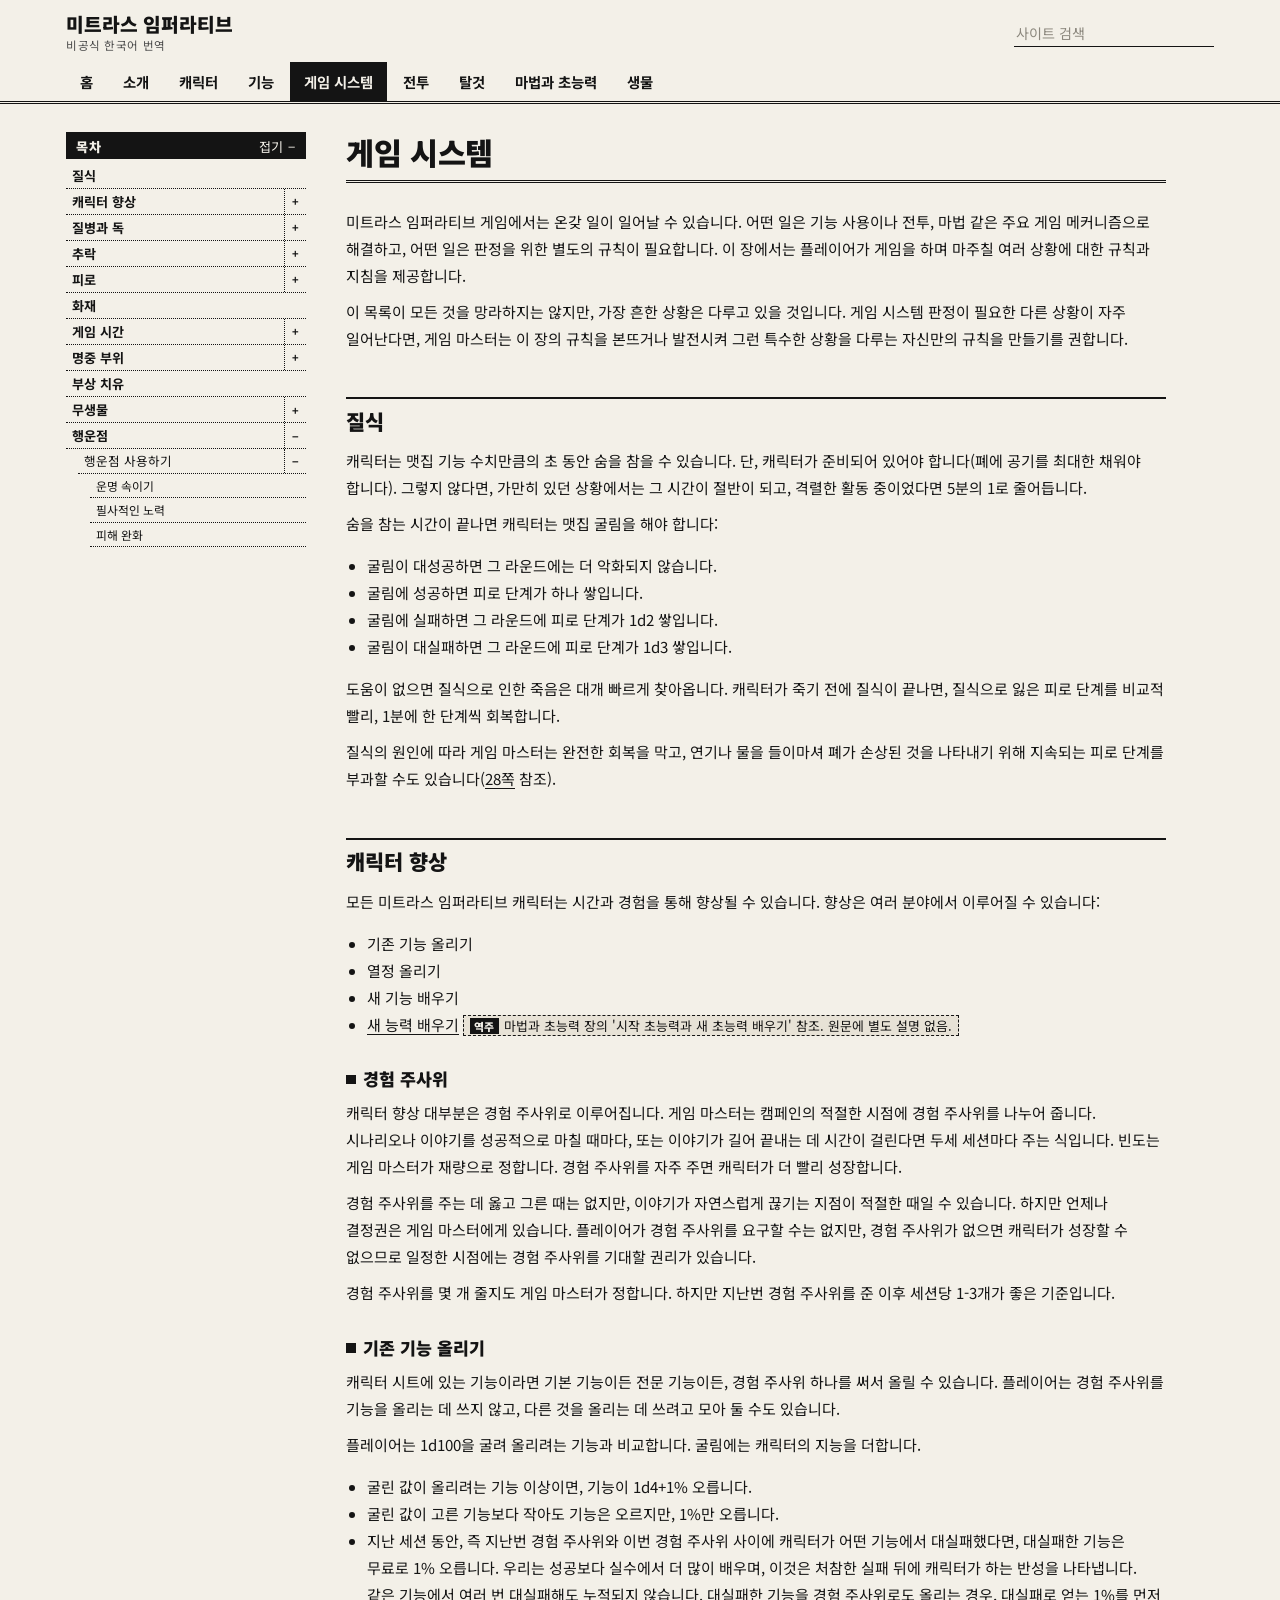
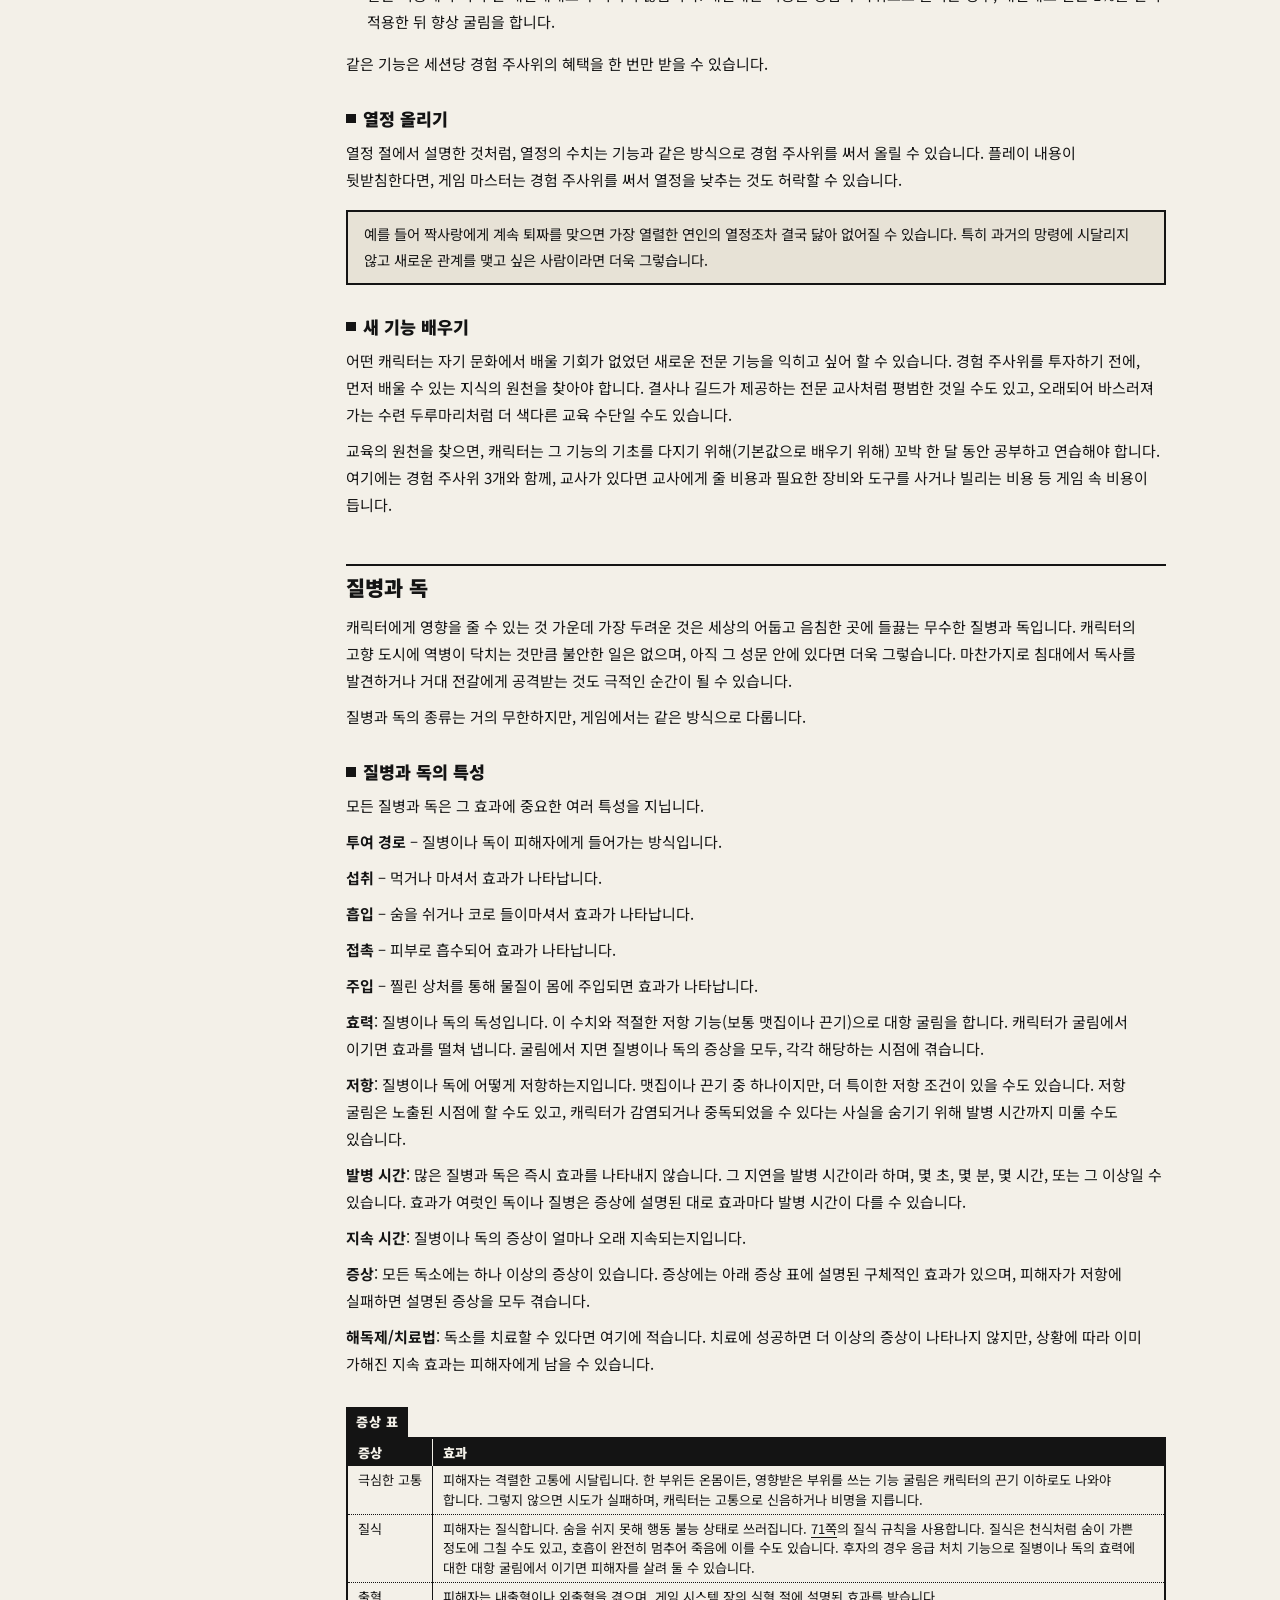
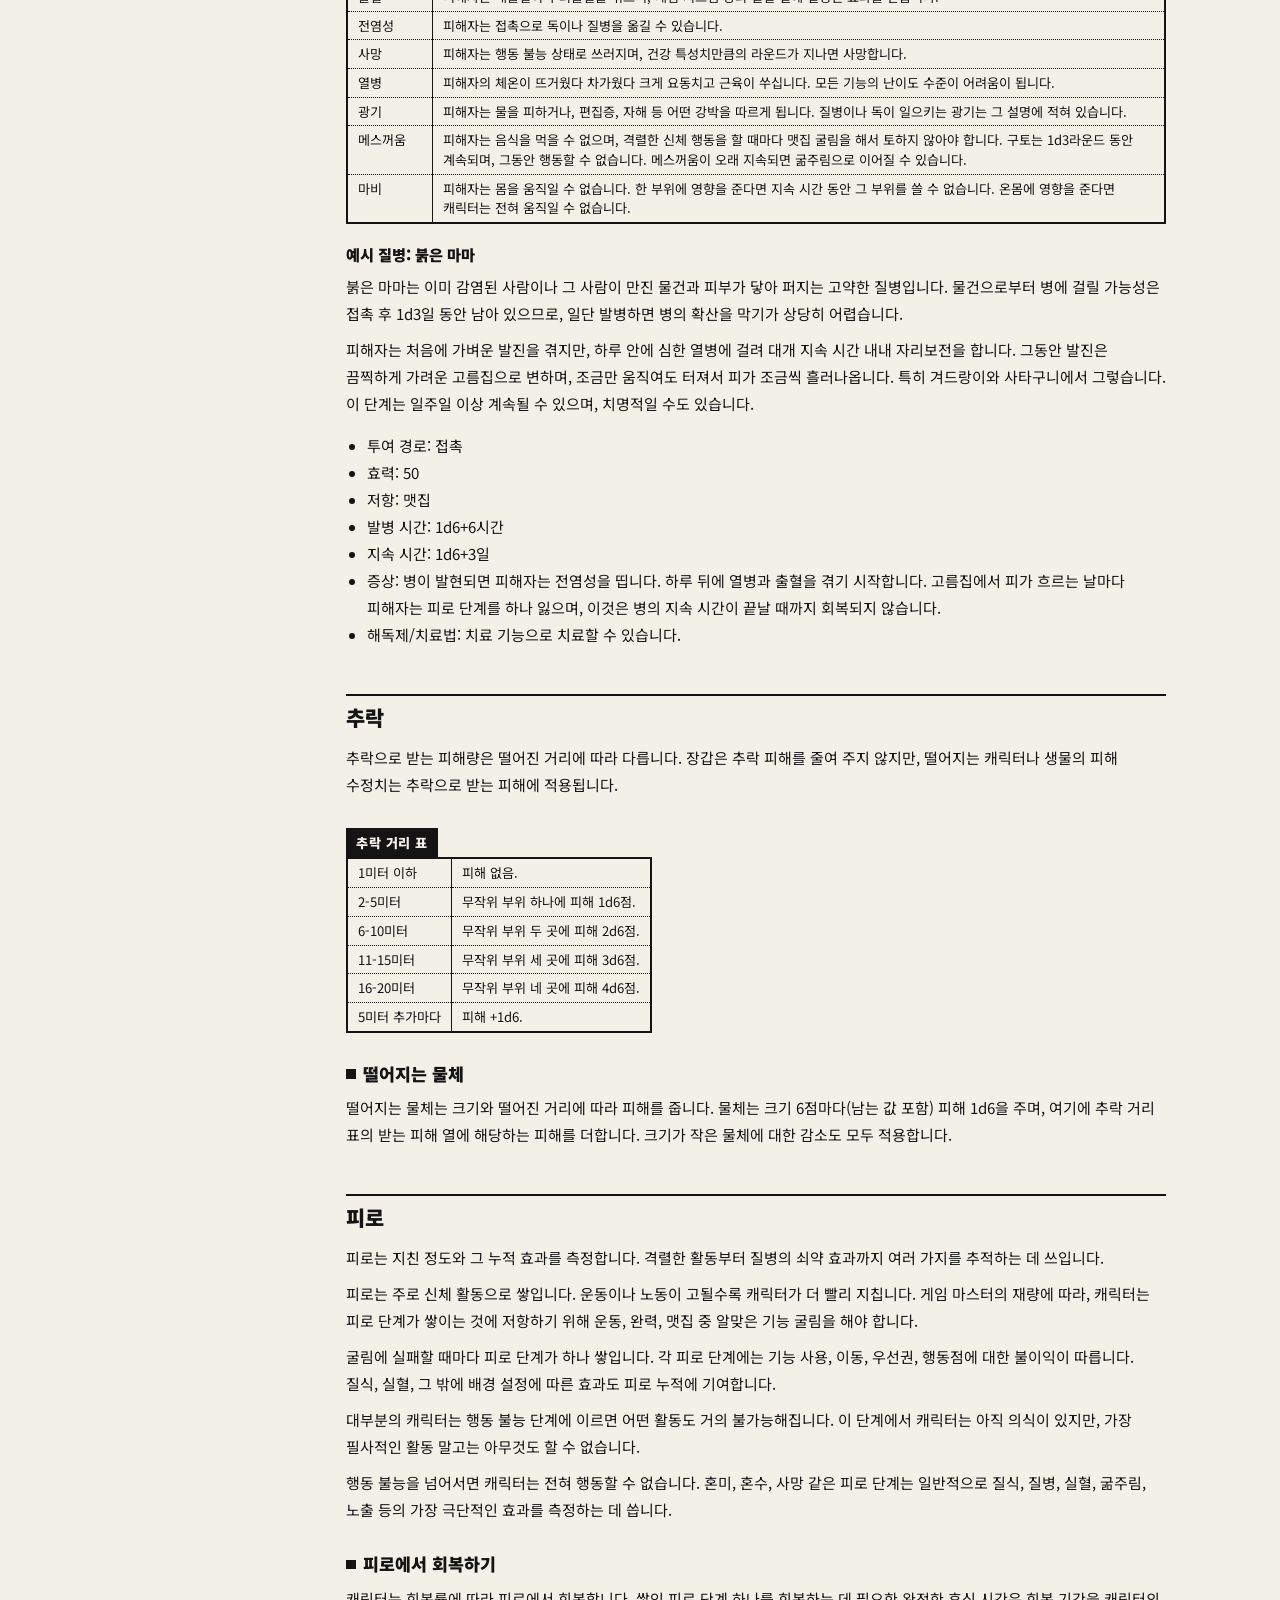
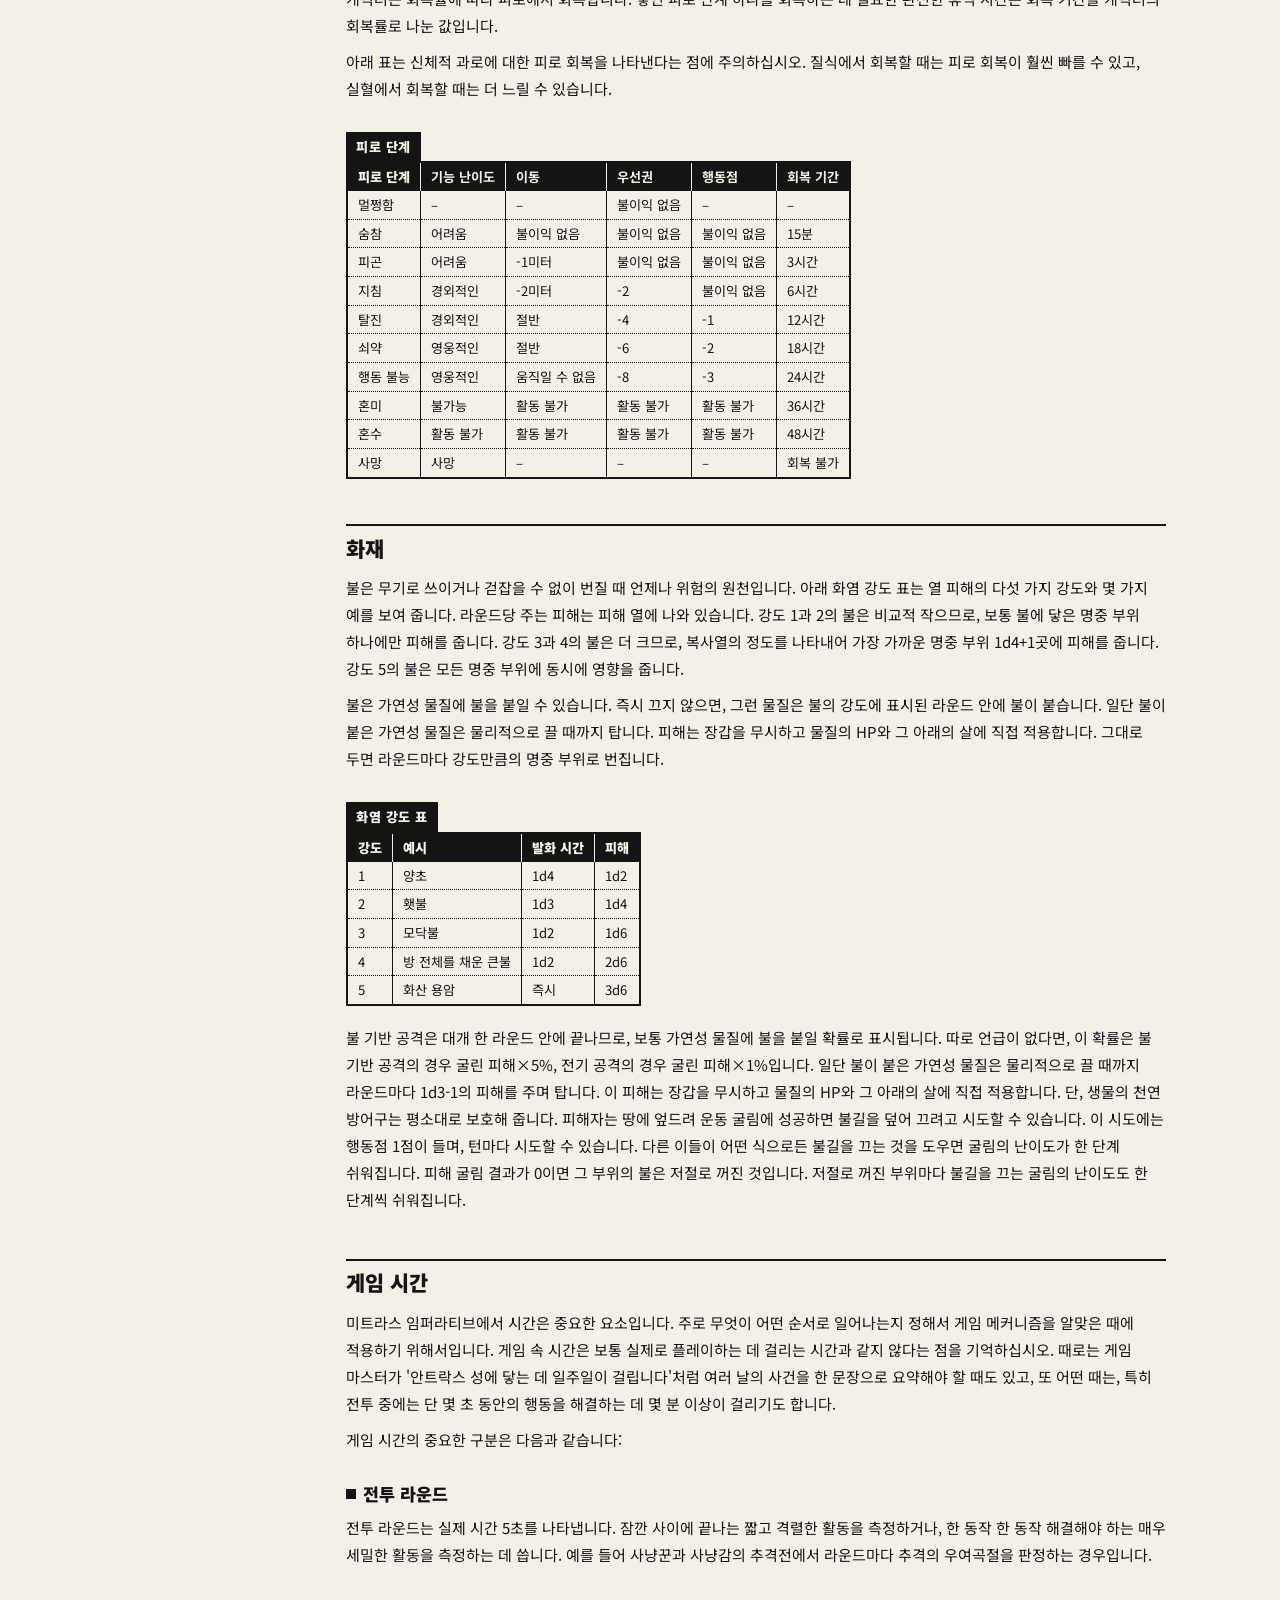
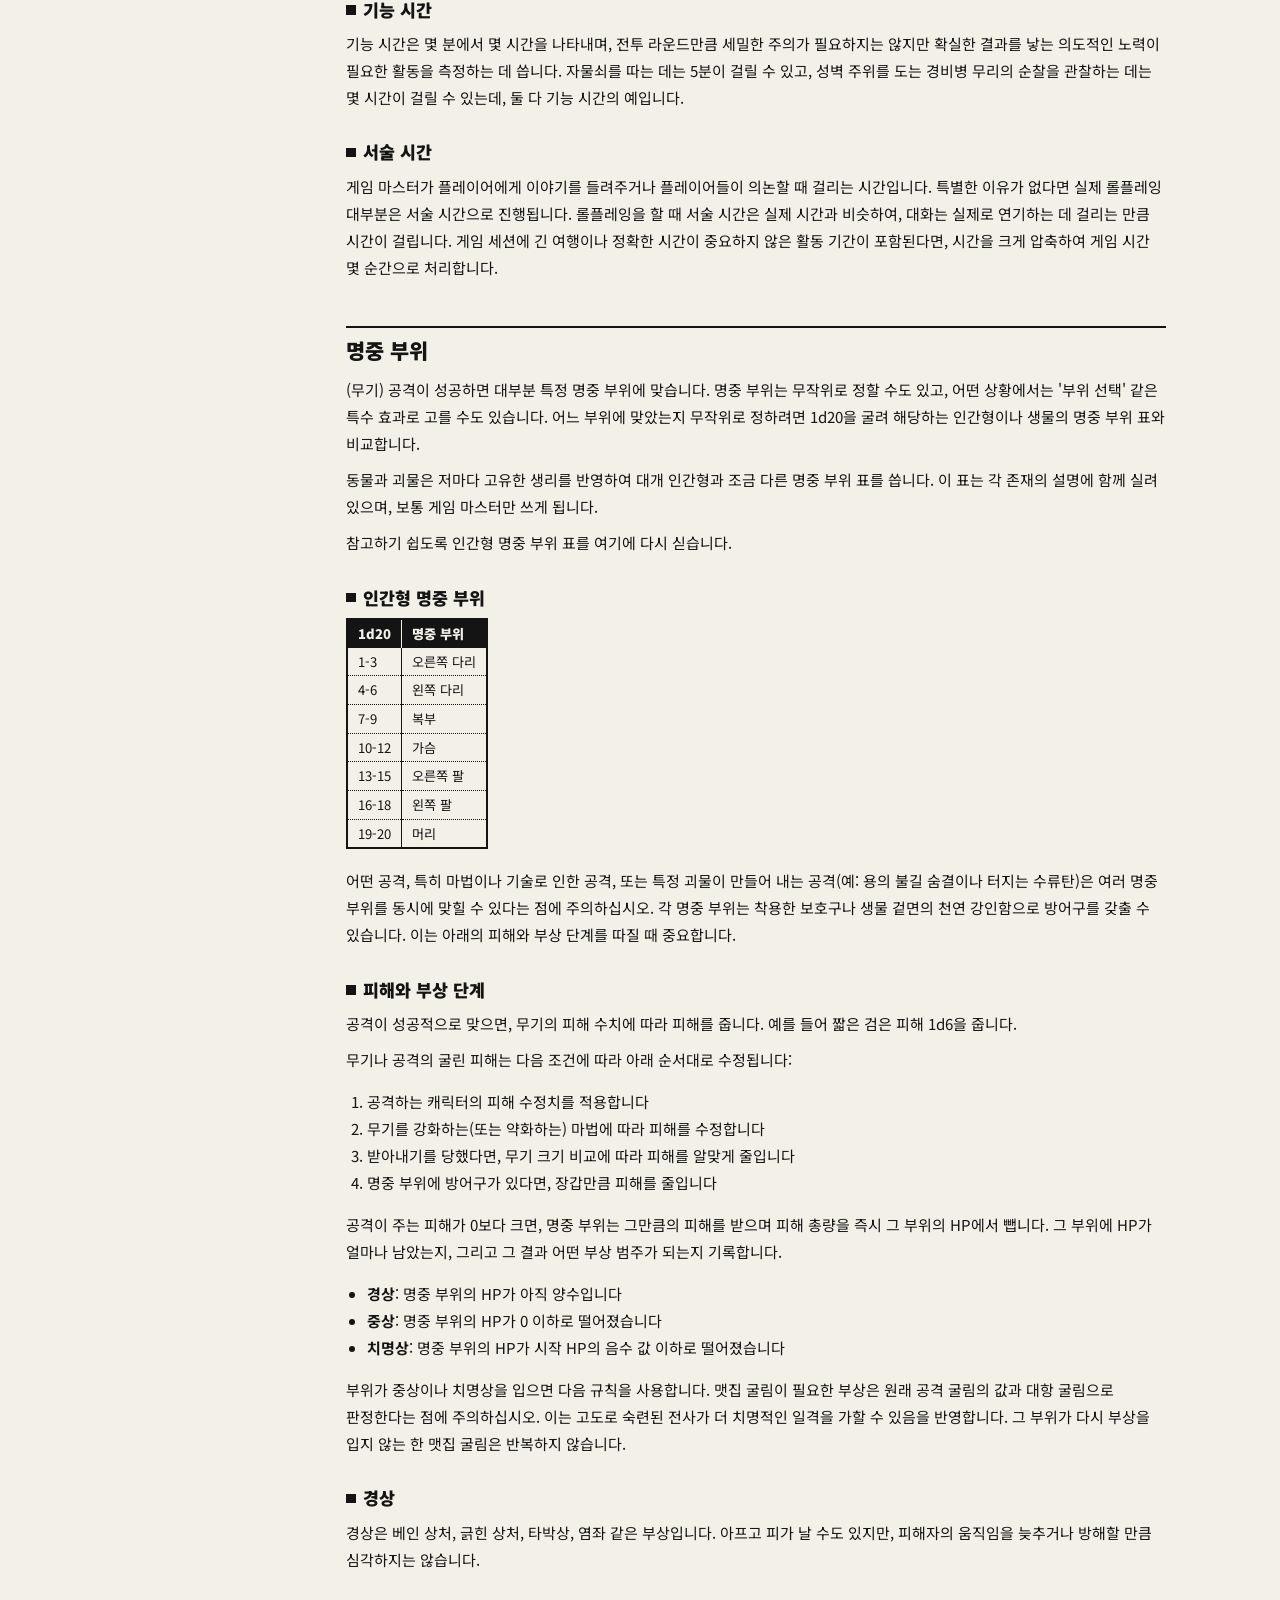
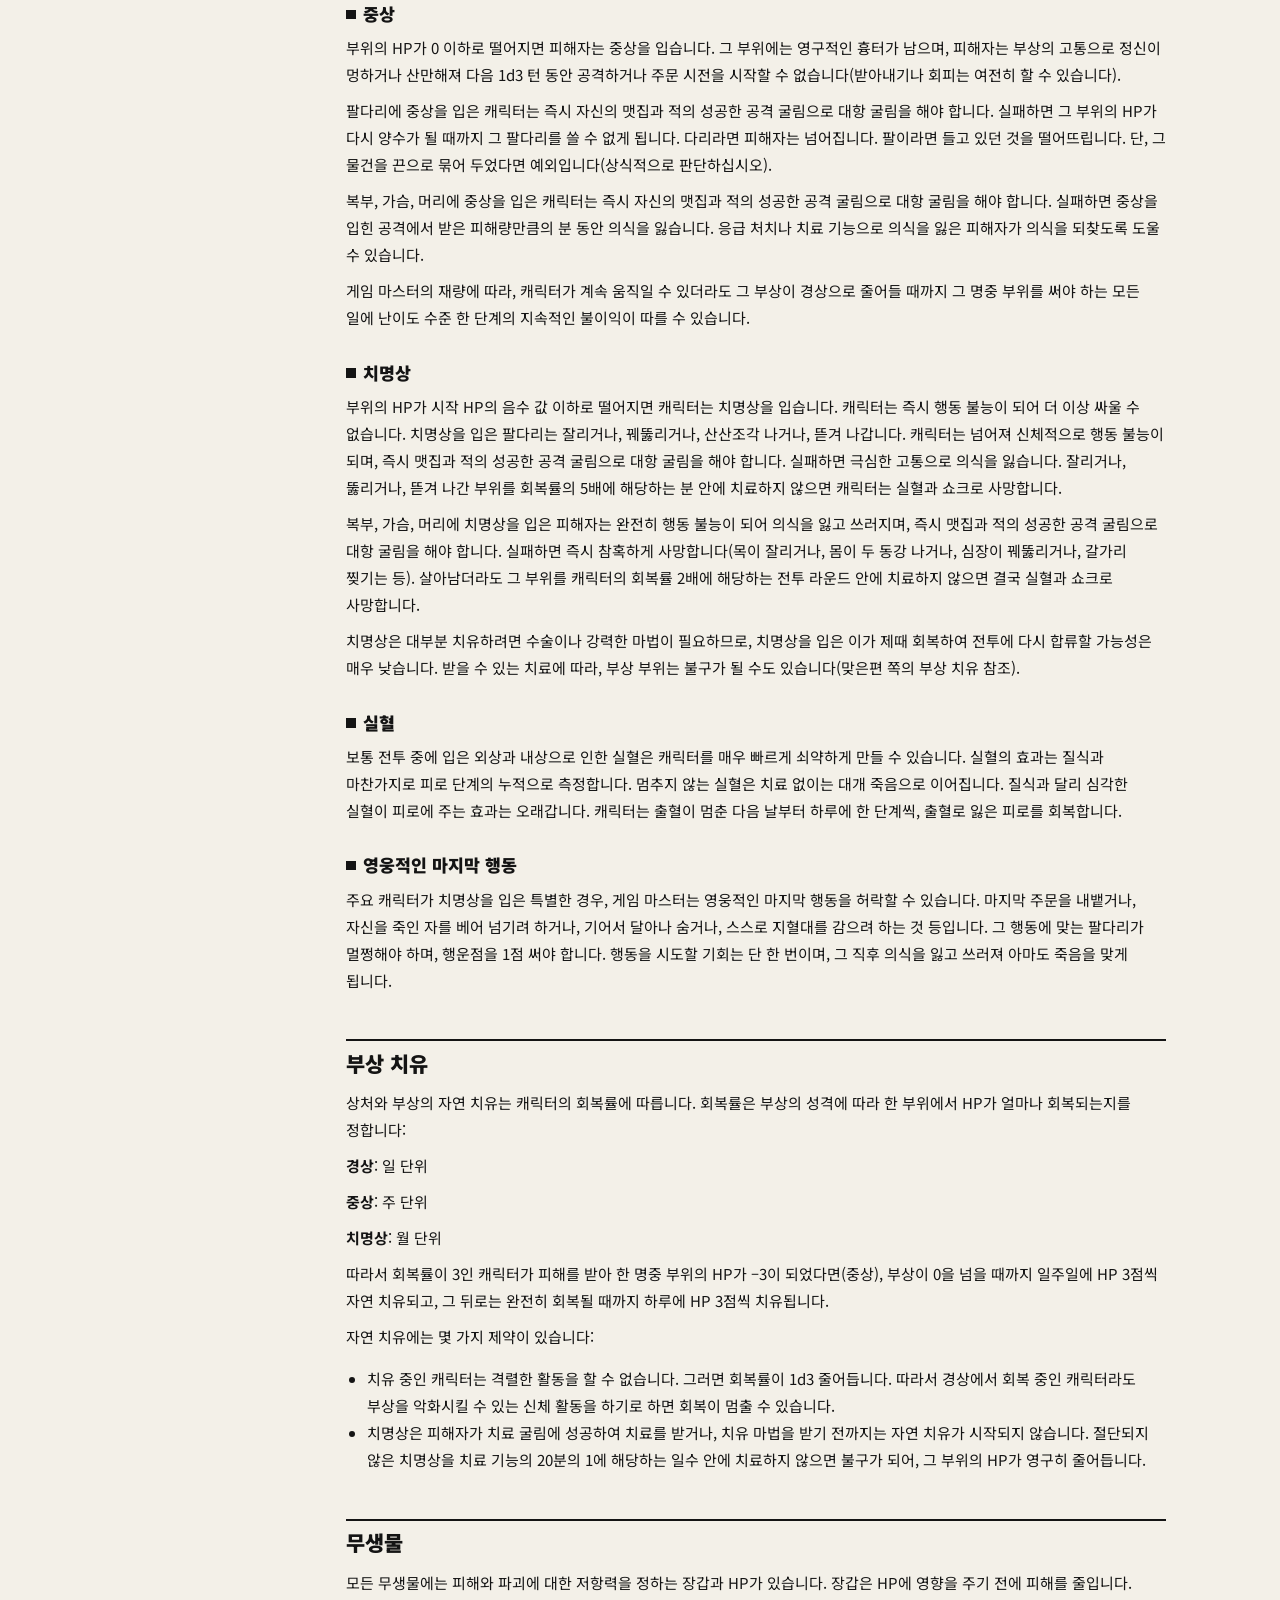
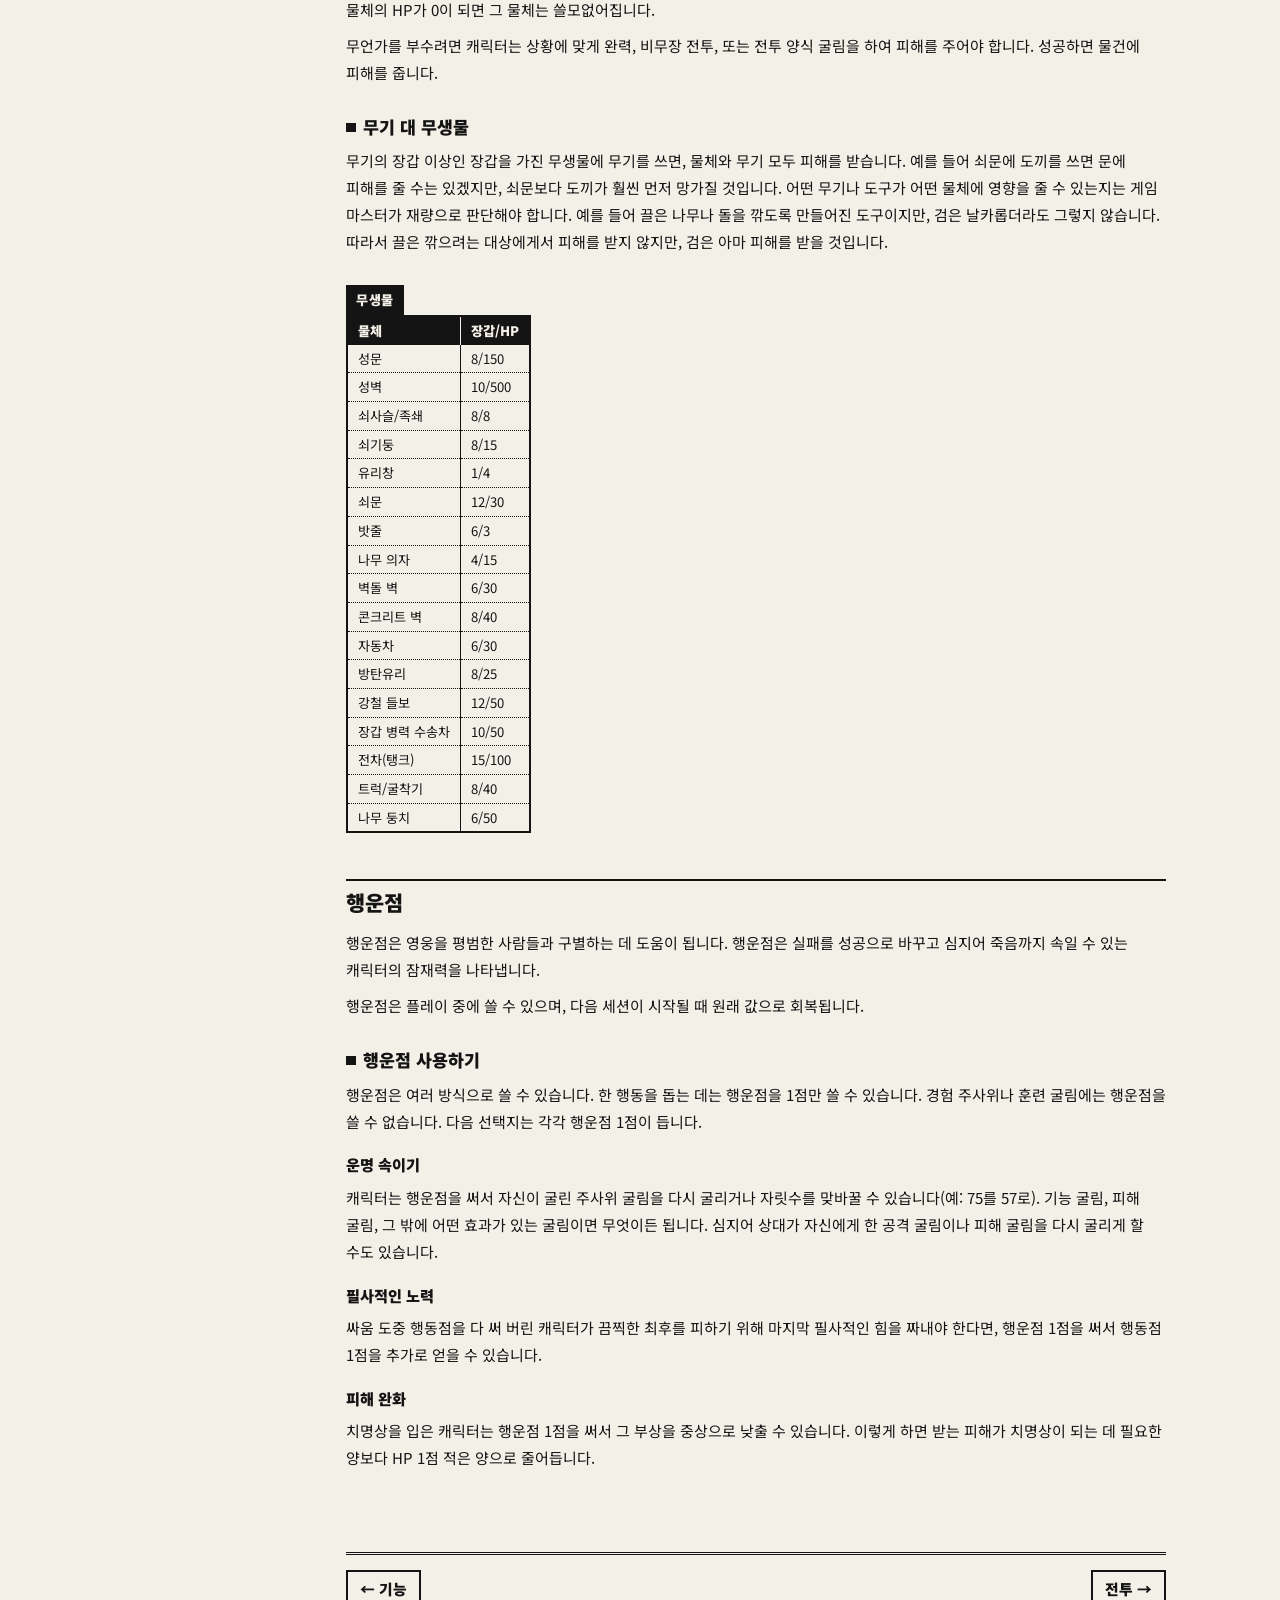
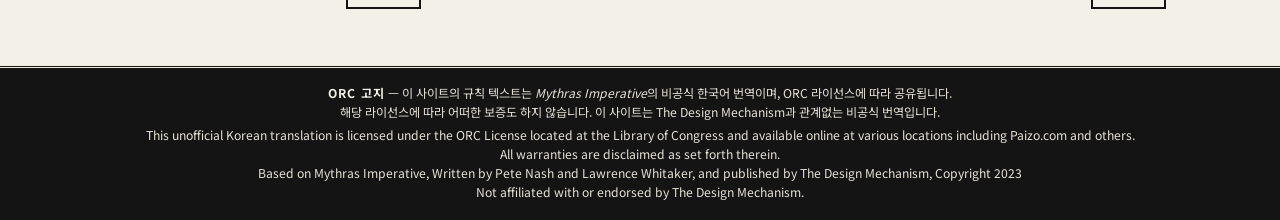
<file: system.html>
<!doctype html>
<html lang="ko"><head><meta charset="utf-8">
<meta name="viewport" content="width=device-width, initial-scale=1">
<meta name="description" content="ORC 라이선스로 공개된 d100 롤플레잉 게임 규칙 Mythras Imperative SRD의 비공식 한국어 번역.">
<meta property="og:type" content="website"><meta property="og:site_name" content="미트라스 임퍼라티브 비공식 한국어 번역">
<meta property="og:title" content="게임 시스템 | 미트라스 임퍼라티브 비공식 한국어 번역"><meta property="og:description" content="ORC 라이선스로 공개된 d100 롤플레잉 게임 규칙 Mythras Imperative SRD의 비공식 한국어 번역."><meta property="og:url" content="https://yoonsominso.github.io/mythras-imperative-ko/system.html">
<title>게임 시스템 | 미트라스 임퍼라티브 비공식 한국어 번역</title>
<link rel="preconnect" href="https://fonts.googleapis.com"><link rel="preconnect" href="https://fonts.gstatic.com" crossorigin>
<link href="https://fonts.googleapis.com/css2?family=Noto+Sans+KR:wght@400;700;900&display=swap" rel="stylesheet">
<link rel="stylesheet" href="style.css?v=7547a2e1"></head>
<body>
<header class="banner"><div class="wrap bar">
<a class="brand" href="index.html">미트라스 임퍼라티브<small>비공식 한국어 번역</small></a>
<form class="search" action="search.html"><input name="q" type="search" placeholder="사이트 검색" aria-label="사이트 검색"></form>
<button class="menu-btn" aria-label="메뉴" aria-expanded="false">메뉴</button>
</div>
<nav class="topnav"><div class="wrap"><ul><li><a href="index.html">홈</a></li><li><a href="intro.html">소개</a><ul><li><a href="intro.html#ORC-라이선스">ORC 라이선스</a></li><li><a href="intro.html#ORC-고지">ORC 고지</a></li><li><a href="intro.html#간소화">간소화</a></li><li><a href="intro.html#수치와-결과의-올림">수치와 결과의 올림</a></li><li><a href="intro.html#사용하는-주사위">사용하는 주사위</a></li></ul></li><li><a href="character.html">캐릭터</a><ul><li><a href="character.html#1단계-캐릭터-콘셉트">1단계: 캐릭터 콘셉트</a></li><li><a href="character.html#2단계-특성치">2단계: 특성치</a></li><li><a href="character.html#3단계-파생치">3단계: 파생치</a></li><li><a href="character.html#4단계-기능">4단계: 기능</a></li><li><a href="character.html#5단계-문화">5단계: 문화</a></li><li><a href="character.html#6단계-직업">6단계: 직업</a></li><li><a href="character.html#7단계-보너스-기능-점수">7단계: 보너스 기능 점수</a></li><li><a href="character.html#8단계-열정">8단계: 열정</a></li><li><a href="character.html#9단계-장비">9단계: 장비</a></li></ul></li><li><a href="skills.html">기능</a><ul><li><a href="skills.html#기능의-작동-방식">기능의 작동 방식</a></li></ul></li><li class="on"><a href="system.html">게임 시스템</a><ul><li><a href="system.html#질식">질식</a></li><li><a href="system.html#캐릭터-향상">캐릭터 향상</a></li><li><a href="system.html#질병과-독">질병과 독</a></li><li><a href="system.html#추락">추락</a></li><li><a href="system.html#피로">피로</a></li><li><a href="system.html#화재">화재</a></li><li><a href="system.html#게임-시간">게임 시간</a></li><li><a href="system.html#명중-부위">명중 부위</a></li><li><a href="system.html#부상-치유">부상 치유</a></li><li><a href="system.html#무생물">무생물</a></li><li><a href="system.html#행운점">행운점</a></li></ul></li><li><a href="combat.html">전투</a><ul><li><a href="combat.html#전투-양식-2">전투 양식</a></li><li><a href="combat.html#전투-진행하기">전투 진행하기</a></li><li><a href="combat.html#화기">화기</a></li><li><a href="combat.html#전투-라운드와-우선권">전투 라운드와 우선권</a></li><li><a href="combat.html#전투-행동-2">전투 행동</a></li><li><a href="combat.html#이동-2">이동</a></li><li><a href="combat.html#전투의-진행-방식">전투의 진행 방식</a></li><li><a href="combat.html#특수-효과-2">특수 효과</a></li><li><a href="combat.html#근접전">근접전</a></li><li><a href="combat.html#원거리-전투">원거리 전투</a></li><li><a href="combat.html#무기와-방어구">무기와 방어구</a></li></ul></li><li><a href="vehicles.html">탈것</a><ul><li><a href="vehicles.html#능력치">능력치</a></li><li><a href="vehicles.html#선체와-구조">선체와 구조</a></li><li><a href="vehicles.html#속도">속도</a></li><li><a href="vehicles.html#장치">장치</a></li><li><a href="vehicles.html#특성">특성</a></li><li><a href="vehicles.html#조종성과-기동">조종성과 기동</a></li><li><a href="vehicles.html#보호막">보호막</a></li><li><a href="vehicles.html#무기">무기</a></li><li><a href="vehicles.html#탈것-예시">탈것 예시</a></li></ul></li><li><a href="magic.html">마법과 초능력</a><ul><li><a href="magic.html#초능력의-작동-방식">초능력의 작동 방식</a></li><li><a href="magic.html#시작-초능력과-새-초능력-배우기">시작 초능력과 새 초능력 배우기</a></li><li><a href="magic.html#마법">마법</a></li><li><a href="magic.html#초능력">초능력</a></li></ul></li><li><a href="creatures.html">생물</a><ul><li><a href="creatures.html#생물-예시">생물 예시</a></li><li><a href="creatures.html#생물-능력">생물 능력</a></li></ul></li></ul></div></nav>
</header>
<div class="wrap layout has-toc"><aside class="toc"><details open><summary>목차<span class="fold"></span></summary><ul><li class="l2"><div class="row"><a href="#질식">질식</a></div></li><li class="l2 has"><div class="row"><a href="#캐릭터-향상">캐릭터 향상</a><button class="tg" aria-label="펼치기" aria-expanded="false"></button></div><ul><li class="l3"><div class="row"><a href="#경험-주사위">경험 주사위</a></div></li><li class="l3"><div class="row"><a href="#기존-기능-올리기">기존 기능 올리기</a></div></li><li class="l3"><div class="row"><a href="#열정-올리기">열정 올리기</a></div></li><li class="l3"><div class="row"><a href="#새-기능-배우기">새 기능 배우기</a></div></li></ul></li><li class="l2 has"><div class="row"><a href="#질병과-독">질병과 독</a><button class="tg" aria-label="펼치기" aria-expanded="false"></button></div><ul><li class="l3 has"><div class="row"><a href="#질병과-독의-특성">질병과 독의 특성</a><button class="tg" aria-label="펼치기" aria-expanded="false"></button></div><ul><li class="l4"><div class="row"><a href="#예시-질병-붉은-마마">예시 질병: 붉은 마마</a></div></li></ul></li></ul></li><li class="l2 has"><div class="row"><a href="#추락">추락</a><button class="tg" aria-label="펼치기" aria-expanded="false"></button></div><ul><li class="l3"><div class="row"><a href="#떨어지는-물체">떨어지는 물체</a></div></li></ul></li><li class="l2 has"><div class="row"><a href="#피로">피로</a><button class="tg" aria-label="펼치기" aria-expanded="false"></button></div><ul><li class="l3"><div class="row"><a href="#피로에서-회복하기">피로에서 회복하기</a></div></li></ul></li><li class="l2"><div class="row"><a href="#화재">화재</a></div></li><li class="l2 has"><div class="row"><a href="#게임-시간">게임 시간</a><button class="tg" aria-label="펼치기" aria-expanded="false"></button></div><ul><li class="l3"><div class="row"><a href="#전투-라운드">전투 라운드</a></div></li><li class="l3"><div class="row"><a href="#기능-시간">기능 시간</a></div></li><li class="l3"><div class="row"><a href="#서술-시간">서술 시간</a></div></li></ul></li><li class="l2 has"><div class="row"><a href="#명중-부위">명중 부위</a><button class="tg" aria-label="펼치기" aria-expanded="false"></button></div><ul><li class="l3"><div class="row"><a href="#인간형-명중-부위">인간형 명중 부위</a></div></li><li class="l3"><div class="row"><a href="#피해와-부상-단계">피해와 부상 단계</a></div></li><li class="l3"><div class="row"><a href="#경상">경상</a></div></li><li class="l3"><div class="row"><a href="#중상">중상</a></div></li><li class="l3"><div class="row"><a href="#치명상">치명상</a></div></li><li class="l3"><div class="row"><a href="#실혈">실혈</a></div></li><li class="l3"><div class="row"><a href="#영웅적인-마지막-행동">영웅적인 마지막 행동</a></div></li></ul></li><li class="l2"><div class="row"><a href="#부상-치유">부상 치유</a></div></li><li class="l2 has"><div class="row"><a href="#무생물">무생물</a><button class="tg" aria-label="펼치기" aria-expanded="false"></button></div><ul><li class="l3"><div class="row"><a href="#무기-대-무생물">무기 대 무생물</a></div></li></ul></li><li class="l2 has"><div class="row"><a href="#행운점">행운점</a><button class="tg" aria-label="펼치기" aria-expanded="false"></button></div><ul><li class="l3 has"><div class="row"><a href="#행운점-사용하기">행운점 사용하기</a><button class="tg" aria-label="펼치기" aria-expanded="false"></button></div><ul><li class="l4"><div class="row"><a href="#운명-속이기">운명 속이기</a></div></li><li class="l4"><div class="row"><a href="#필사적인-노력">필사적인 노력</a></div></li><li class="l4"><div class="row"><a href="#피해-완화">피해 완화</a></div></li></ul></li></ul></li></ul></details></aside><main id="main"><h1>게임 시스템</h1>
<p>미트라스 임퍼라티브 게임에서는 온갖 일이 일어날 수 있습니다. 어떤 일은 기능 사용이나 전투, 마법 같은 주요 게임 메커니즘으로 해결하고, 어떤 일은 판정을 위한 별도의 규칙이 필요합니다. 이 장에서는 플레이어가 게임을 하며 마주칠 여러 상황에 대한 규칙과 지침을 제공합니다.</p>
<p>이 목록이 모든 것을 망라하지는 않지만, 가장 흔한 상황은 다루고 있을 것입니다. 게임 시스템 판정이 필요한 다른 상황이 자주 일어난다면, 게임 마스터는 이 장의 규칙을 본뜨거나 발전시켜 그런 특수한 상황을 다루는 자신만의 규칙을 만들기를 권합니다.</p>
<h2 id="질식">질식</h2>
<p>캐릭터는 맷집 기능 수치만큼의 초 동안 숨을 참을 수 있습니다. 단, 캐릭터가 준비되어 있어야 합니다(폐에 공기를 최대한 채워야 합니다). 그렇지 않다면, 가만히 있던 상황에서는 그 시간이 절반이 되고, 격렬한 활동 중이었다면 5분의 1로 줄어듭니다.</p>
<p>숨을 참는 시간이 끝나면 캐릭터는 맷집 굴림을 해야 합니다:</p>
<ul>
<li>굴림이 대성공하면 그 라운드에는 더 악화되지 않습니다.</li>
<li>굴림에 성공하면 피로 단계가 하나 쌓입니다.</li>
<li>굴림에 실패하면 그 라운드에 피로 단계가 1d2 쌓입니다.</li>
<li>굴림이 대실패하면 그 라운드에 피로 단계가 1d3 쌓입니다.</li>
</ul>
<p>도움이 없으면 질식으로 인한 죽음은 대개 빠르게 찾아옵니다. 캐릭터가 죽기 전에 질식이 끝나면, 질식으로 잃은 피로 단계를 비교적 빨리, 1분에 한 단계씩 회복합니다.</p>
<p>질식의 원인에 따라 게임 마스터는 완전한 회복을 막고, 연기나 물을 들이마셔 폐가 손상된 것을 나타내기 위해 지속되는 피로 단계를 부과할 수도 있습니다(<a class="xref" href="system.html#피로">28쪽</a> 참조).</p>
<h2 id="캐릭터-향상">캐릭터 향상</h2>
<p>모든 미트라스 임퍼라티브 캐릭터는 시간과 경험을 통해 향상될 수 있습니다. 향상은 여러 분야에서 이루어질 수 있습니다:</p>
<ul>
<li>기존 기능 올리기</li>
<li>열정 올리기</li>
<li>새 기능 배우기</li>
<li><a class="xref" href="magic.html#시작-초능력과-새-초능력-배우기">새 능력 배우기</a> <span class="tn">마법과 초능력 장의 &#x27;시작 초능력과 새 초능력 배우기&#x27; 참조. 원문에 별도 설명 없음.</span></li>
</ul>
<h3 id="경험-주사위">경험 주사위</h3>
<p>캐릭터 향상 대부분은 경험 주사위로 이루어집니다. 게임 마스터는 캠페인의 적절한 시점에 경험 주사위를 나누어 줍니다. 시나리오나 이야기를 성공적으로 마칠 때마다, 또는 이야기가 길어 끝내는 데 시간이 걸린다면 두세 세션마다 주는 식입니다. 빈도는 게임 마스터가 재량으로 정합니다. 경험 주사위를 자주 주면 캐릭터가 더 빨리 성장합니다.</p>
<p>경험 주사위를 주는 데 옳고 그른 때는 없지만, 이야기가 자연스럽게 끊기는 지점이 적절한 때일 수 있습니다. 하지만 언제나 결정권은 게임 마스터에게 있습니다. 플레이어가 경험 주사위를 요구할 수는 없지만, 경험 주사위가 없으면 캐릭터가 성장할 수 없으므로 일정한 시점에는 경험 주사위를 기대할 권리가 있습니다.</p>
<p>경험 주사위를 몇 개 줄지도 게임 마스터가 정합니다. 하지만 지난번 경험 주사위를 준 이후 세션당 1-3개가 좋은 기준입니다.</p>
<h3 id="기존-기능-올리기">기존 기능 올리기</h3>
<p>캐릭터 시트에 있는 기능이라면 기본 기능이든 전문 기능이든, 경험 주사위 하나를 써서 올릴 수 있습니다. 플레이어는 경험 주사위를 기능을 올리는 데 쓰지 않고, 다른 것을 올리는 데 쓰려고 모아 둘 수도 있습니다.</p>
<p>플레이어는 1d100을 굴려 올리려는 기능과 비교합니다. 굴림에는 캐릭터의 지능을 더합니다.</p>
<ul>
<li>굴린 값이 올리려는 기능 이상이면, 기능이 1d4+1% 오릅니다.</li>
<li>굴린 값이 고른 기능보다 작아도 기능은 오르지만, 1%만 오릅니다.</li>
<li>지난 세션 동안, 즉 지난번 경험 주사위와 이번 경험 주사위 사이에 캐릭터가 어떤 기능에서 대실패했다면, 대실패한 기능은 무료로 1% 오릅니다. 우리는 성공보다 실수에서 더 많이 배우며, 이것은 처참한 실패 뒤에 캐릭터가 하는 반성을 나타냅니다. 같은 기능에서 여러 번 대실패해도 누적되지 않습니다. 대실패한 기능을 경험 주사위로도 올리는 경우, 대실패로 얻는 1%를 먼저 적용한 뒤 향상 굴림을 합니다.</li>
</ul>
<p>같은 기능은 세션당 경험 주사위의 혜택을 한 번만 받을 수 있습니다.</p>
<h3 id="열정-올리기">열정 올리기</h3>
<p>열정 절에서 설명한 것처럼, 열정의 수치는 기능과 같은 방식으로 경험 주사위를 써서 올릴 수 있습니다. 플레이 내용이 뒷받침한다면, 게임 마스터는 경험 주사위를 써서 열정을 낮추는 것도 허락할 수 있습니다.</p>
<div class="box example"><p>예를 들어 짝사랑에게 계속 퇴짜를 맞으면 가장 열렬한 연인의 열정조차 결국 닳아 없어질 수 있습니다. 특히 과거의 망령에 시달리지 않고 새로운 관계를 맺고 싶은 사람이라면 더욱 그렇습니다.</p></div>
<h3 id="새-기능-배우기">새 기능 배우기</h3>
<p>어떤 캐릭터는 자기 문화에서 배울 기회가 없었던 새로운 전문 기능을 익히고 싶어 할 수 있습니다. 경험 주사위를 투자하기 전에, 먼저 배울 수 있는 지식의 원천을 찾아야 합니다. 결사나 길드가 제공하는 전문 교사처럼 평범한 것일 수도 있고, 오래되어 바스러져 가는 수련 두루마리처럼 더 색다른 교육 수단일 수도 있습니다.</p>
<p>교육의 원천을 찾으면, 캐릭터는 그 기능의 기초를 다지기 위해(기본값으로 배우기 위해) 꼬박 한 달 동안 공부하고 연습해야 합니다. 여기에는 경험 주사위 3개와 함께, 교사가 있다면 교사에게 줄 비용과 필요한 장비와 도구를 사거나 빌리는 비용 등 게임 속 비용이 듭니다.</p>
<h2 id="질병과-독">질병과 독</h2>
<p>캐릭터에게 영향을 줄 수 있는 것 가운데 가장 두려운 것은 세상의 어둡고 음침한 곳에 들끓는 무수한 질병과 독입니다. 캐릭터의 고향 도시에 역병이 닥치는 것만큼 불안한 일은 없으며, 아직 그 성문 안에 있다면 더욱 그렇습니다. 마찬가지로 침대에서 독사를 발견하거나 거대 전갈에게 공격받는 것도 극적인 순간이 될 수 있습니다.</p>
<p>질병과 독의 종류는 거의 무한하지만, 게임에서는 같은 방식으로 다룹니다.</p>
<h3 id="질병과-독의-특성">질병과 독의 특성</h3>
<p>모든 질병과 독은 그 효과에 중요한 여러 특성을 지닙니다.</p>
<p><strong>투여 경로</strong> – 질병이나 독이 피해자에게 들어가는 방식입니다.</p>
<p><strong>섭취</strong> – 먹거나 마셔서 효과가 나타납니다.</p>
<p><strong>흡입</strong> – 숨을 쉬거나 코로 들이마셔서 효과가 나타납니다.</p>
<p><strong>접촉</strong> – 피부로 흡수되어 효과가 나타납니다.</p>
<p><strong>주입</strong> – 찔린 상처를 통해 물질이 몸에 주입되면 효과가 나타납니다.</p>
<p><strong>효력</strong>: 질병이나 독의 독성입니다. 이 수치와 적절한 저항 기능(보통 맷집이나 끈기)으로 대항 굴림을 합니다. 캐릭터가 굴림에서 이기면 효과를 떨쳐 냅니다. 굴림에서 지면 질병이나 독의 증상을 모두, 각각 해당하는 시점에 겪습니다.</p>
<p><strong>저항</strong>: 질병이나 독에 어떻게 저항하는지입니다. 맷집이나 끈기 중 하나이지만, 더 특이한 저항 조건이 있을 수도 있습니다. 저항 굴림은 노출된 시점에 할 수도 있고, 캐릭터가 감염되거나 중독되었을 수 있다는 사실을 숨기기 위해 발병 시간까지 미룰 수도 있습니다.</p>
<p><strong>발병 시간</strong>: 많은 질병과 독은 즉시 효과를 나타내지 않습니다. 그 지연을 발병 시간이라 하며, 몇 초, 몇 분, 몇 시간, 또는 그 이상일 수 있습니다. 효과가 여럿인 독이나 질병은 증상에 설명된 대로 효과마다 발병 시간이 다를 수 있습니다.</p>
<p><strong>지속 시간</strong>: 질병이나 독의 증상이 얼마나 오래 지속되는지입니다.</p>
<p><strong>증상</strong>: 모든 독소에는 하나 이상의 증상이 있습니다. 증상에는 아래 증상 표에 설명된 구체적인 효과가 있으며, 피해자가 저항에 실패하면 설명된 증상을 모두 겪습니다.</p>
<p><strong>해독제/치료법</strong>: 독소를 치료할 수 있다면 여기에 적습니다. 치료에 성공하면 더 이상의 증상이 나타나지 않지만, 상황에 따라 이미 가해진 지속 효과는 피해자에게 남을 수 있습니다.</p>
<p class="table-title" id="표-증상-표">증상 표</p>
<div class="table-wrap"><table class="nw1"><tr><th>증상</th><th>효과</th></tr><tr><td>극심한 고통</td><td>피해자는 격렬한 고통에 시달립니다. 한 부위든 온몸이든, 영향받은 부위를 쓰는 기능 굴림은 캐릭터의 끈기 이하로도 나와야 합니다. 그렇지 않으면 시도가 실패하며, 캐릭터는 고통으로 신음하거나 비명을 지릅니다.</td></tr><tr><td>질식</td><td>피해자는 질식합니다. 숨을 쉬지 못해 행동 불능 상태로 쓰러집니다. <a class="xref" href="system.html#질식">71쪽</a>의 질식 규칙을 사용합니다. 질식은 천식처럼 숨이 가쁜 정도에 그칠 수도 있고, 호흡이 완전히 멈추어 죽음에 이를 수도 있습니다. 후자의 경우 응급 처치 기능으로 질병이나 독의 효력에 대한 대항 굴림에서 이기면 피해자를 살려 둘 수 있습니다.</td></tr><tr><td>출혈</td><td>피해자는 내출혈이나 외출혈을 겪으며, 게임 시스템 장의 실혈 절에 설명된 효과를 받습니다.</td></tr><tr><td>전염성</td><td>피해자는 접촉으로 독이나 질병을 옮길 수 있습니다.</td></tr><tr><td>사망</td><td>피해자는 행동 불능 상태로 쓰러지며, 건강 특성치만큼의 라운드가 지나면 사망합니다.</td></tr><tr><td>열병</td><td>피해자의 체온이 뜨거웠다 차가웠다 크게 요동치고 근육이 쑤십니다. 모든 기능의 난이도 수준이 어려움이 됩니다.</td></tr><tr><td>광기</td><td>피해자는 물을 피하거나, 편집증, 자해 등 어떤 강박을 따르게 됩니다. 질병이나 독이 일으키는 광기는 그 설명에 적혀 있습니다.</td></tr><tr><td>메스꺼움</td><td>피해자는 음식을 먹을 수 없으며, 격렬한 신체 행동을 할 때마다 맷집 굴림을 해서 토하지 않아야 합니다. 구토는 1d3라운드 동안 계속되며, 그동안 행동할 수 없습니다. 메스꺼움이 오래 지속되면 굶주림으로 이어질 수 있습니다.</td></tr><tr><td>마비</td><td>피해자는 몸을 움직일 수 없습니다. 한 부위에 영향을 준다면 지속 시간 동안 그 부위를 쓸 수 없습니다. 온몸에 영향을 준다면 캐릭터는 전혀 움직일 수 없습니다.</td></tr></table></div>
<h4 id="예시-질병-붉은-마마">예시 질병: 붉은 마마</h4>
<p>붉은 마마는 이미 감염된 사람이나 그 사람이 만진 물건과 피부가 닿아 퍼지는 고약한 질병입니다. 물건으로부터 병에 걸릴 가능성은 접촉 후 1d3일 동안 남아 있으므로, 일단 발병하면 병의 확산을 막기가 상당히 어렵습니다.</p>
<p>피해자는 처음에 가벼운 발진을 겪지만, 하루 안에 심한 열병에 걸려 대개 지속 시간 내내 자리보전을 합니다. 그동안 발진은 끔찍하게 가려운 고름집으로 변하며, 조금만 움직여도 터져서 피가 조금씩 흘러나옵니다. 특히 겨드랑이와 사타구니에서 그렇습니다. 이 단계는 일주일 이상 계속될 수 있으며, 치명적일 수도 있습니다.</p>
<ul>
<li>투여 경로: 접촉</li>
<li>효력: 50</li>
<li>저항: 맷집</li>
<li>발병 시간: 1d6+6시간</li>
<li>지속 시간: 1d6+3일</li>
<li>증상: 병이 발현되면 피해자는 전염성을 띱니다. 하루 뒤에 열병과 출혈을 겪기 시작합니다. 고름집에서 피가 흐르는 날마다 피해자는 피로 단계를 하나 잃으며, 이것은 병의 지속 시간이 끝날 때까지 회복되지 않습니다.</li>
<li>해독제/치료법: 치료 기능으로 치료할 수 있습니다.</li>
</ul>
<h2 id="추락">추락</h2>
<p>추락으로 받는 피해량은 떨어진 거리에 따라 다릅니다. 장갑은 추락 피해를 줄여 주지 않지만, 떨어지는 캐릭터나 생물의 피해 수정치는 추락으로 받는 피해에 적용됩니다.</p>
<p class="table-title" id="표-추락-거리-표">추락 거리 표</p>
<div class="table-wrap"><table class="nw1"><tr><td>1미터 이하</td><td>피해 없음.</td></tr><tr><td>2-5미터</td><td>무작위 부위 하나에 피해 1d6점.</td></tr><tr><td>6-10미터</td><td>무작위 부위 두 곳에 피해 2d6점.</td></tr><tr><td>11-15미터</td><td>무작위 부위 세 곳에 피해 3d6점.</td></tr><tr><td>16-20미터</td><td>무작위 부위 네 곳에 피해 4d6점.</td></tr><tr><td>5미터 추가마다</td><td>피해 +1d6.</td></tr></table></div>
<h3 id="떨어지는-물체">떨어지는 물체</h3>
<p>떨어지는 물체는 크기와 떨어진 거리에 따라 피해를 줍니다. 물체는 크기 6점마다(남는 값 포함) 피해 1d6을 주며, 여기에 추락 거리 표의 받는 피해 열에 해당하는 피해를 더합니다. 크기가 작은 물체에 대한 감소도 모두 적용합니다.</p>
<h2 id="피로">피로</h2>
<p>피로는 지친 정도와 그 누적 효과를 측정합니다. 격렬한 활동부터 질병의 쇠약 효과까지 여러 가지를 추적하는 데 쓰입니다.</p>
<p>피로는 주로 신체 활동으로 쌓입니다. 운동이나 노동이 고될수록 캐릭터가 더 빨리 지칩니다. 게임 마스터의 재량에 따라, 캐릭터는 피로 단계가 쌓이는 것에 저항하기 위해 운동, 완력, 맷집 중 알맞은 기능 굴림을 해야 합니다.</p>
<p>굴림에 실패할 때마다 피로 단계가 하나 쌓입니다. 각 피로 단계에는 기능 사용, 이동, 우선권, 행동점에 대한 불이익이 따릅니다. 질식, 실혈, 그 밖에 배경 설정에 따른 효과도 피로 누적에 기여합니다.</p>
<p>대부분의 캐릭터는 행동 불능 단계에 이르면 어떤 활동도 거의 불가능해집니다. 이 단계에서 캐릭터는 아직 의식이 있지만, 가장 필사적인 활동 말고는 아무것도 할 수 없습니다.</p>
<p>행동 불능을 넘어서면 캐릭터는 전혀 행동할 수 없습니다. 혼미, 혼수, 사망 같은 피로 단계는 일반적으로 질식, 질병, 실혈, 굶주림, 노출 등의 가장 극단적인 효과를 측정하는 데 씁니다.</p>
<h3 id="피로에서-회복하기">피로에서 회복하기</h3>
<p>캐릭터는 회복률에 따라 피로에서 회복합니다. 쌓인 피로 단계 하나를 회복하는 데 필요한 완전한 휴식 시간은 회복 기간을 캐릭터의 회복률로 나눈 값입니다.</p>
<p>아래 표는 신체적 과로에 대한 피로 회복을 나타낸다는 점에 주의하십시오. 질식에서 회복할 때는 피로 회복이 훨씬 빠를 수 있고, 실혈에서 회복할 때는 더 느릴 수 있습니다.</p>
<p class="table-title" id="표-피로-단계">피로 단계</p>
<div class="table-wrap"><table class="nw1"><tr><th>피로 단계</th><th><strong>기능 난이도</strong></th><th><strong>이동</strong></th><th><strong>우선권</strong></th><th><strong>행동점</strong></th><th><strong>회복 기간</strong></th></tr><tr><td>멀쩡함</td><td>–</td><td>–</td><td>불이익 없음</td><td>–</td><td>–</td></tr><tr><td>숨참</td><td>어려움</td><td>불이익 없음</td><td>불이익 없음</td><td>불이익 없음</td><td>15분</td></tr><tr><td>피곤</td><td>어려움</td><td>-1미터</td><td>불이익 없음</td><td>불이익 없음</td><td>3시간</td></tr><tr><td>지침</td><td>경외적인</td><td>-2미터</td><td>-2</td><td>불이익 없음</td><td>6시간</td></tr><tr><td>탈진</td><td>경외적인</td><td>절반</td><td>-4</td><td>-1</td><td>12시간</td></tr><tr><td>쇠약</td><td>영웅적인</td><td>절반</td><td>-6</td><td>-2</td><td>18시간</td></tr><tr><td>행동 불능</td><td>영웅적인</td><td>움직일 수 없음</td><td>-8</td><td>-3</td><td>24시간</td></tr><tr><td>혼미</td><td>불가능</td><td>활동 불가</td><td>활동 불가</td><td>활동 불가</td><td>36시간</td></tr><tr><td>혼수</td><td>활동 불가</td><td>활동 불가</td><td>활동 불가</td><td>활동 불가</td><td>48시간</td></tr><tr><td>사망</td><td>사망</td><td>–</td><td>–</td><td>–</td><td>회복 불가</td></tr></table></div>
<h2 id="화재">화재</h2>
<p>불은 무기로 쓰이거나 걷잡을 수 없이 번질 때 언제나 위험의 원천입니다. 아래 화염 강도 표는 열 피해의 다섯 가지 강도와 몇 가지 예를 보여 줍니다. 라운드당 주는 피해는 피해 열에 나와 있습니다. 강도 1과 2의 불은 비교적 작으므로, 보통 불에 닿은 명중 부위 하나에만 피해를 줍니다. 강도 3과 4의 불은 더 크므로, 복사열의 정도를 나타내어 가장 가까운 명중 부위 1d4+1곳에 피해를 줍니다. 강도 5의 불은 모든 명중 부위에 동시에 영향을 줍니다.</p>
<p>불은 가연성 물질에 불을 붙일 수 있습니다. 즉시 끄지 않으면, 그런 물질은 불의 강도에 표시된 라운드 안에 불이 붙습니다. 일단 불이 붙은 가연성 물질은 물리적으로 끌 때까지 탑니다. 피해는 장갑을 무시하고 물질의 HP와 그 아래의 살에 직접 적용합니다. 그대로 두면 라운드마다 강도만큼의 명중 부위로 번집니다.</p>
<p class="table-title" id="표-화염-강도-표">화염 강도 표</p>
<div class="table-wrap"><table class="nw1"><tr><th>강도</th><th>예시</th><th>발화 시간</th><th>피해</th></tr><tr><td>1</td><td>양초</td><td>1d4</td><td>1d2</td></tr><tr><td>2</td><td>횃불</td><td>1d3</td><td>1d4</td></tr><tr><td>3</td><td>모닥불</td><td>1d2</td><td>1d6</td></tr><tr><td>4</td><td>방 전체를 채운 큰불</td><td>1d2</td><td>2d6</td></tr><tr><td>5</td><td>화산 용암</td><td>즉시</td><td>3d6</td></tr></table></div>
<p>불 기반 공격은 대개 한 라운드 안에 끝나므로, 보통 가연성 물질에 불을 붙일 확률로 표시됩니다. 따로 언급이 없다면, 이 확률은 불 기반 공격의 경우 굴린 피해×5%, 전기 공격의 경우 굴린 피해×1%입니다. 일단 불이 붙은 가연성 물질은 물리적으로 끌 때까지 라운드마다 1d3-1의 피해를 주며 탑니다. 이 피해는 장갑을 무시하고 물질의 HP와 그 아래의 살에 직접 적용합니다. 단, 생물의 천연 방어구는 평소대로 보호해 줍니다. 피해자는 땅에 엎드려 운동 굴림에 성공하면 불길을 덮어 끄려고 시도할 수 있습니다. 이 시도에는 행동점 1점이 들며, 턴마다 시도할 수 있습니다. 다른 이들이 어떤 식으로든 불길을 끄는 것을 도우면 굴림의 난이도가 한 단계 쉬워집니다. 피해 굴림 결과가 0이면 그 부위의 불은 저절로 꺼진 것입니다. 저절로 꺼진 부위마다 불길을 끄는 굴림의 난이도도 한 단계씩 쉬워집니다.</p>
<h2 id="게임-시간">게임 시간</h2>
<p>미트라스 임퍼라티브에서 시간은 중요한 요소입니다. 주로 무엇이 어떤 순서로 일어나는지 정해서 게임 메커니즘을 알맞은 때에 적용하기 위해서입니다. 게임 속 시간은 보통 실제로 플레이하는 데 걸리는 시간과 같지 않다는 점을 기억하십시오. 때로는 게임 마스터가 &#x27;안트락스 성에 닿는 데 일주일이 걸립니다&#x27;처럼 여러 날의 사건을 한 문장으로 요약해야 할 때도 있고, 또 어떤 때는, 특히 전투 중에는 단 몇 초 동안의 행동을 해결하는 데 몇 분 이상이 걸리기도 합니다.</p>
<p>게임 시간의 중요한 구분은 다음과 같습니다:</p>
<h3 id="전투-라운드">전투 라운드</h3>
<p>전투 라운드는 실제 시간 5초를 나타냅니다. 잠깐 사이에 끝나는 짧고 격렬한 활동을 측정하거나, 한 동작 한 동작 해결해야 하는 매우 세밀한 활동을 측정하는 데 씁니다. 예를 들어 사냥꾼과 사냥감의 추격전에서 라운드마다 추격의 우여곡절을 판정하는 경우입니다.</p>
<h3 id="기능-시간">기능 시간</h3>
<p>기능 시간은 몇 분에서 몇 시간을 나타내며, 전투 라운드만큼 세밀한 주의가 필요하지는 않지만 확실한 결과를 낳는 의도적인 노력이 필요한 활동을 측정하는 데 씁니다. 자물쇠를 따는 데는 5분이 걸릴 수 있고, 성벽 주위를 도는 경비병 무리의 순찰을 관찰하는 데는 몇 시간이 걸릴 수 있는데, 둘 다 기능 시간의 예입니다.</p>
<h3 id="서술-시간">서술 시간</h3>
<p>게임 마스터가 플레이어에게 이야기를 들려주거나 플레이어들이 의논할 때 걸리는 시간입니다. 특별한 이유가 없다면 실제 롤플레잉 대부분은 서술 시간으로 진행됩니다. 롤플레잉을 할 때 서술 시간은 실제 시간과 비슷하여, 대화는 실제로 연기하는 데 걸리는 만큼 시간이 걸립니다. 게임 세션에 긴 여행이나 정확한 시간이 중요하지 않은 활동 기간이 포함된다면, 시간을 크게 압축하여 게임 시간 몇 순간으로 처리합니다.</p>
<h2 id="명중-부위">명중 부위</h2>
<p>(무기) 공격이 성공하면 대부분 특정 명중 부위에 맞습니다. 명중 부위는 무작위로 정할 수도 있고, 어떤 상황에서는 &#x27;부위 선택&#x27; 같은 특수 효과로 고를 수도 있습니다. 어느 부위에 맞았는지 무작위로 정하려면 1d20을 굴려 해당하는 인간형이나 생물의 명중 부위 표와 비교합니다.</p>
<p>동물과 괴물은 저마다 고유한 생리를 반영하여 대개 인간형과 조금 다른 명중 부위 표를 씁니다. 이 표는 각 존재의 설명에 함께 실려 있으며, 보통 게임 마스터만 쓰게 됩니다.</p>
<p>참고하기 쉽도록 인간형 명중 부위 표를 여기에 다시 싣습니다.</p>
<h3 id="인간형-명중-부위">인간형 명중 부위</h3>
<div class="table-wrap"><table class="nw1"><tr><th>1d20</th><th>명중 부위</th></tr><tr><td>1-3</td><td>오른쪽 다리</td></tr><tr><td>4-6</td><td>왼쪽 다리</td></tr><tr><td>7-9</td><td>복부</td></tr><tr><td>10-12</td><td>가슴</td></tr><tr><td>13-15</td><td>오른쪽 팔</td></tr><tr><td>16-18</td><td>왼쪽 팔</td></tr><tr><td>19-20</td><td>머리</td></tr></table></div>
<p>어떤 공격, 특히 마법이나 기술로 인한 공격, 또는 특정 괴물이 만들어 내는 공격(예: 용의 불길 숨결이나 터지는 수류탄)은 여러 명중 부위를 동시에 맞힐 수 있다는 점에 주의하십시오. 각 명중 부위는 착용한 보호구나 생물 겉면의 천연 강인함으로 방어구를 갖출 수 있습니다. 이는 아래의 피해와 부상 단계를 따질 때 중요합니다.</p>
<h3 id="피해와-부상-단계">피해와 부상 단계</h3>
<p>공격이 성공적으로 맞으면, 무기의 피해 수치에 따라 피해를 줍니다. 예를 들어 짧은 검은 피해 1d6을 줍니다.</p>
<p>무기나 공격의 굴린 피해는 다음 조건에 따라 아래 순서대로 수정됩니다:</p>
<ol>
<li>공격하는 캐릭터의 피해 수정치를 적용합니다</li>
<li>무기를 강화하는(또는 약화하는) 마법에 따라 피해를 수정합니다</li>
<li>받아내기를 당했다면, 무기 크기 비교에 따라 피해를 알맞게 줄입니다</li>
<li>명중 부위에 방어구가 있다면, 장갑만큼 피해를 줄입니다</li>
</ol>
<p>공격이 주는 피해가 0보다 크면, 명중 부위는 그만큼의 피해를 받으며 피해 총량을 즉시 그 부위의 HP에서 뺍니다. 그 부위에 HP가 얼마나 남았는지, 그리고 그 결과 어떤 부상 범주가 되는지 기록합니다.</p>
<ul>
<li><strong>경상</strong>: 명중 부위의 HP가 아직 양수입니다</li>
<li><strong>중상</strong>: 명중 부위의 HP가 0 이하로 떨어졌습니다</li>
<li><strong>치명상</strong>: 명중 부위의 HP가 시작 HP의 음수 값 이하로 떨어졌습니다</li>
</ul>
<p>부위가 중상이나 치명상을 입으면 다음 규칙을 사용합니다. 맷집 굴림이 필요한 부상은 원래 공격 굴림의 값과 대항 굴림으로 판정한다는 점에 주의하십시오. 이는 고도로 숙련된 전사가 더 치명적인 일격을 가할 수 있음을 반영합니다. 그 부위가 다시 부상을 입지 않는 한 맷집 굴림은 반복하지 않습니다.</p>
<h3 id="경상">경상</h3>
<p>경상은 베인 상처, 긁힌 상처, 타박상, 염좌 같은 부상입니다. 아프고 피가 날 수도 있지만, 피해자의 움직임을 늦추거나 방해할 만큼 심각하지는 않습니다.</p>
<h3 id="중상">중상</h3>
<p>부위의 HP가 0 이하로 떨어지면 피해자는 중상을 입습니다. 그 부위에는 영구적인 흉터가 남으며, 피해자는 부상의 고통으로 정신이 멍하거나 산만해져 다음 1d3 턴 동안 공격하거나 주문 시전을 시작할 수 없습니다(받아내기나 회피는 여전히 할 수 있습니다).</p>
<p>팔다리에 중상을 입은 캐릭터는 즉시 자신의 맷집과 적의 성공한 공격 굴림으로 대항 굴림을 해야 합니다. 실패하면 그 부위의 HP가 다시 양수가 될 때까지 그 팔다리를 쓸 수 없게 됩니다. 다리라면 피해자는 넘어집니다. 팔이라면 들고 있던 것을 떨어뜨립니다. 단, 그 물건을 끈으로 묶어 두었다면 예외입니다(상식적으로 판단하십시오).</p>
<p>복부, 가슴, 머리에 중상을 입은 캐릭터는 즉시 자신의 맷집과 적의 성공한 공격 굴림으로 대항 굴림을 해야 합니다. 실패하면 중상을 입힌 공격에서 받은 피해량만큼의 분 동안 의식을 잃습니다. 응급 처치나 치료 기능으로 의식을 잃은 피해자가 의식을 되찾도록 도울 수 있습니다.</p>
<p>게임 마스터의 재량에 따라, 캐릭터가 계속 움직일 수 있더라도 그 부상이 경상으로 줄어들 때까지 그 명중 부위를 써야 하는 모든 일에 난이도 수준 한 단계의 지속적인 불이익이 따를 수 있습니다.</p>
<h3 id="치명상">치명상</h3>
<p>부위의 HP가 시작 HP의 음수 값 이하로 떨어지면 캐릭터는 치명상을 입습니다. 캐릭터는 즉시 행동 불능이 되어 더 이상 싸울 수 없습니다. 치명상을 입은 팔다리는 잘리거나, 꿰뚫리거나, 산산조각 나거나, 뜯겨 나갑니다. 캐릭터는 넘어져 신체적으로 행동 불능이 되며, 즉시 맷집과 적의 성공한 공격 굴림으로 대항 굴림을 해야 합니다. 실패하면 극심한 고통으로 의식을 잃습니다. 잘리거나, 뚫리거나, 뜯겨 나간 부위를 회복률의 5배에 해당하는 분 안에 치료하지 않으면 캐릭터는 실혈과 쇼크로 사망합니다.</p>
<p>복부, 가슴, 머리에 치명상을 입은 피해자는 완전히 행동 불능이 되어 의식을 잃고 쓰러지며, 즉시 맷집과 적의 성공한 공격 굴림으로 대항 굴림을 해야 합니다. 실패하면 즉시 참혹하게 사망합니다(목이 잘리거나, 몸이 두 동강 나거나, 심장이 꿰뚫리거나, 갈가리 찢기는 등). 살아남더라도 그 부위를 캐릭터의 회복률 2배에 해당하는 전투 라운드 안에 치료하지 않으면 결국 실혈과 쇼크로 사망합니다.</p>
<p>치명상은 대부분 치유하려면 수술이나 강력한 마법이 필요하므로, 치명상을 입은 이가 제때 회복하여 전투에 다시 합류할 가능성은 매우 낮습니다. 받을 수 있는 치료에 따라, 부상 부위는 불구가 될 수도 있습니다(맞은편 쪽의 부상 치유 참조).</p>
<h3 id="실혈">실혈</h3>
<p>보통 전투 중에 입은 외상과 내상으로 인한 실혈은 캐릭터를 매우 빠르게 쇠약하게 만들 수 있습니다. 실혈의 효과는 질식과 마찬가지로 피로 단계의 누적으로 측정합니다. 멈추지 않는 실혈은 치료 없이는 대개 죽음으로 이어집니다. 질식과 달리 심각한 실혈이 피로에 주는 효과는 오래갑니다. 캐릭터는 출혈이 멈춘 다음 날부터 하루에 한 단계씩, 출혈로 잃은 피로를 회복합니다.</p>
<h3 id="영웅적인-마지막-행동">영웅적인 마지막 행동</h3>
<p>주요 캐릭터가 치명상을 입은 특별한 경우, 게임 마스터는 영웅적인 마지막 행동을 허락할 수 있습니다. 마지막 주문을 내뱉거나, 자신을 죽인 자를 베어 넘기려 하거나, 기어서 달아나 숨거나, 스스로 지혈대를 감으려 하는 것 등입니다. 그 행동에 맞는 팔다리가 멀쩡해야 하며, 행운점을 1점 써야 합니다. 행동을 시도할 기회는 단 한 번이며, 그 직후 의식을 잃고 쓰러져 아마도 죽음을 맞게 됩니다.</p>
<h2 id="부상-치유">부상 치유</h2>
<p>상처와 부상의 자연 치유는 캐릭터의 회복률에 따릅니다. 회복률은 부상의 성격에 따라 한 부위에서 HP가 얼마나 회복되는지를 정합니다:</p>
<p><strong>경상</strong>: 일 단위</p>
<p><strong>중상</strong>: 주 단위</p>
<p><strong>치명상</strong>: 월 단위</p>
<p>따라서 회복률이 3인 캐릭터가 피해를 받아 한 명중 부위의 HP가 –3이 되었다면(중상), 부상이 0을 넘을 때까지 일주일에 HP 3점씩 자연 치유되고, 그 뒤로는 완전히 회복될 때까지 하루에 HP 3점씩 치유됩니다.</p>
<p>자연 치유에는 몇 가지 제약이 있습니다:</p>
<ul>
<li>치유 중인 캐릭터는 격렬한 활동을 할 수 없습니다. 그러면 회복률이 1d3 줄어듭니다. 따라서 경상에서 회복 중인 캐릭터라도 부상을 악화시킬 수 있는 신체 활동을 하기로 하면 회복이 멈출 수 있습니다.</li>
<li>치명상은 피해자가 치료 굴림에 성공하여 치료를 받거나, 치유 마법을 받기 전까지는 자연 치유가 시작되지 않습니다. 절단되지 않은 치명상을 치료 기능의 20분의 1에 해당하는 일수 안에 치료하지 않으면 불구가 되어, 그 부위의 HP가 영구히 줄어듭니다.</li>
</ul>
<h2 id="무생물">무생물</h2>
<p>모든 무생물에는 피해와 파괴에 대한 저항력을 정하는 장갑과 HP가 있습니다. 장갑은 HP에 영향을 주기 전에 피해를 줄입니다. 물체의 HP가 0이 되면 그 물체는 쓸모없어집니다.</p>
<p>무언가를 부수려면 캐릭터는 상황에 맞게 완력, 비무장 전투, 또는 전투 양식 굴림을 하여 피해를 주어야 합니다. 성공하면 물건에 피해를 줍니다.</p>
<h3 id="무기-대-무생물">무기 대 무생물</h3>
<p>무기의 장갑 이상인 장갑을 가진 무생물에 무기를 쓰면, 물체와 무기 모두 피해를 받습니다. 예를 들어 쇠문에 도끼를 쓰면 문에 피해를 줄 수는 있겠지만, 쇠문보다 도끼가 훨씬 먼저 망가질 것입니다. 어떤 무기나 도구가 어떤 물체에 영향을 줄 수 있는지는 게임 마스터가 재량으로 판단해야 합니다. 예를 들어 끌은 나무나 돌을 깎도록 만들어진 도구이지만, 검은 날카롭더라도 그렇지 않습니다. 따라서 끌은 깎으려는 대상에게서 피해를 받지 않지만, 검은 아마 피해를 받을 것입니다.</p>
<p class="table-title" id="표-무생물">무생물</p>
<div class="table-wrap"><table class="nw1"><tr><th>물체</th><th>장갑/HP</th></tr><tr><td>성문</td><td>8/150</td></tr><tr><td>성벽</td><td>10/500</td></tr><tr><td>쇠사슬/족쇄</td><td>8/8</td></tr><tr><td>쇠기둥</td><td>8/15</td></tr><tr><td>유리창</td><td>1/4</td></tr><tr><td>쇠문</td><td>12/30</td></tr><tr><td>밧줄</td><td>6/3</td></tr><tr><td>나무 의자</td><td>4/15</td></tr><tr><td>벽돌 벽</td><td>6/30</td></tr><tr><td>콘크리트 벽</td><td>8/40</td></tr><tr><td>자동차</td><td>6/30</td></tr><tr><td>방탄유리</td><td>8/25</td></tr><tr><td>강철 들보</td><td>12/50</td></tr><tr><td>장갑 병력 수송차</td><td>10/50</td></tr><tr><td>전차(탱크)</td><td>15/100</td></tr><tr><td>트럭/굴착기</td><td>8/40</td></tr><tr><td>나무 둥치</td><td>6/50</td></tr></table></div>
<h2 id="행운점">행운점</h2>
<p>행운점은 영웅을 평범한 사람들과 구별하는 데 도움이 됩니다. 행운점은 실패를 성공으로 바꾸고 심지어 죽음까지 속일 수 있는 캐릭터의 잠재력을 나타냅니다.</p>
<p>행운점은 플레이 중에 쓸 수 있으며, 다음 세션이 시작될 때 원래 값으로 회복됩니다.</p>
<h3 id="행운점-사용하기">행운점 사용하기</h3>
<p>행운점은 여러 방식으로 쓸 수 있습니다. 한 행동을 돕는 데는 행운점을 1점만 쓸 수 있습니다. 경험 주사위나 훈련 굴림에는 행운점을 쓸 수 없습니다. 다음 선택지는 각각 행운점 1점이 듭니다.</p>
<h4 id="운명-속이기">운명 속이기</h4>
<p>캐릭터는 행운점을 써서 자신이 굴린 주사위 굴림을 다시 굴리거나 자릿수를 맞바꿀 수 있습니다(예: 75를 57로). 기능 굴림, 피해 굴림, 그 밖에 어떤 효과가 있는 굴림이면 무엇이든 됩니다. 심지어 상대가 자신에게 한 공격 굴림이나 피해 굴림을 다시 굴리게 할 수도 있습니다.</p>
<h4 id="필사적인-노력">필사적인 노력</h4>
<p>싸움 도중 행동점을 다 써 버린 캐릭터가 끔찍한 최후를 피하기 위해 마지막 필사적인 힘을 짜내야 한다면, 행운점 1점을 써서 행동점 1점을 추가로 얻을 수 있습니다.</p>
<h4 id="피해-완화">피해 완화</h4>
<p>치명상을 입은 캐릭터는 행운점 1점을 써서 그 부상을 중상으로 낮출 수 있습니다. 이렇게 하면 받는 피해가 치명상이 되는 데 필요한 양보다 HP 1점 적은 양으로 줄어듭니다.</p>
<p><br></p>
<nav class="pager"><a href="skills.html">← 기능</a><a class="next" href="combat.html">전투 →</a></nav></main></div>
<footer><div class="wrap">
<p><strong>ORC 고지</strong> — 이 사이트의 규칙 텍스트는 <cite>Mythras Imperative</cite>의 비공식 한국어 번역이며, ORC 라이선스에 따라 공유됩니다.<br>
해당 라이선스에 따라 어떠한 보증도 하지 않습니다. 이 사이트는 The Design Mechanism과 관계없는 비공식 번역입니다.</p>
<p lang="en">This unofficial Korean translation is licensed under the ORC License located at the Library of Congress and available online at various locations including Paizo.com and others.<br>
All warranties are disclaimed as set forth therein.<br>
Based on Mythras Imperative, Written by Pete Nash and Lawrence Whitaker, and published by The Design Mechanism, Copyright 2023<br>
Not affiliated with or endorsed by The Design Mechanism.</p>
</div></footer>
<script src="site.js?v=7547a2e1"></script>
</body></html>
</file>
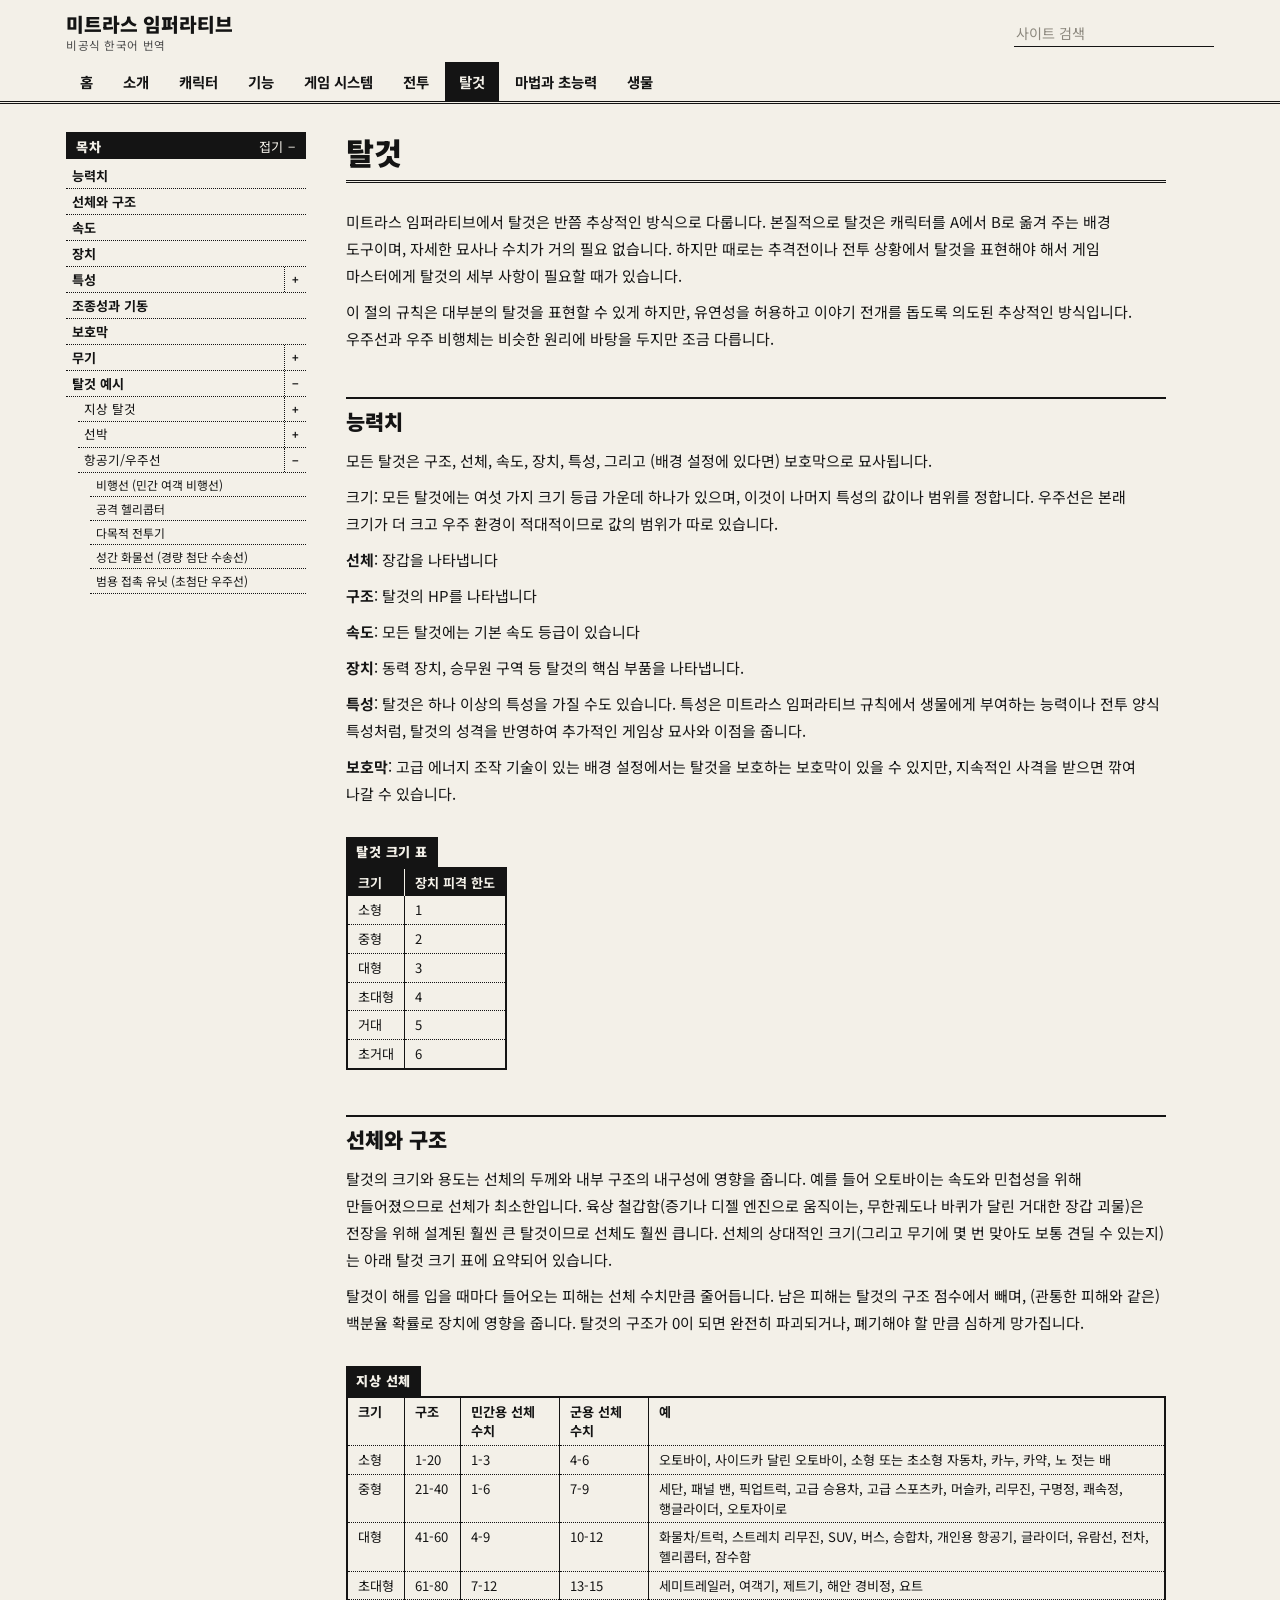
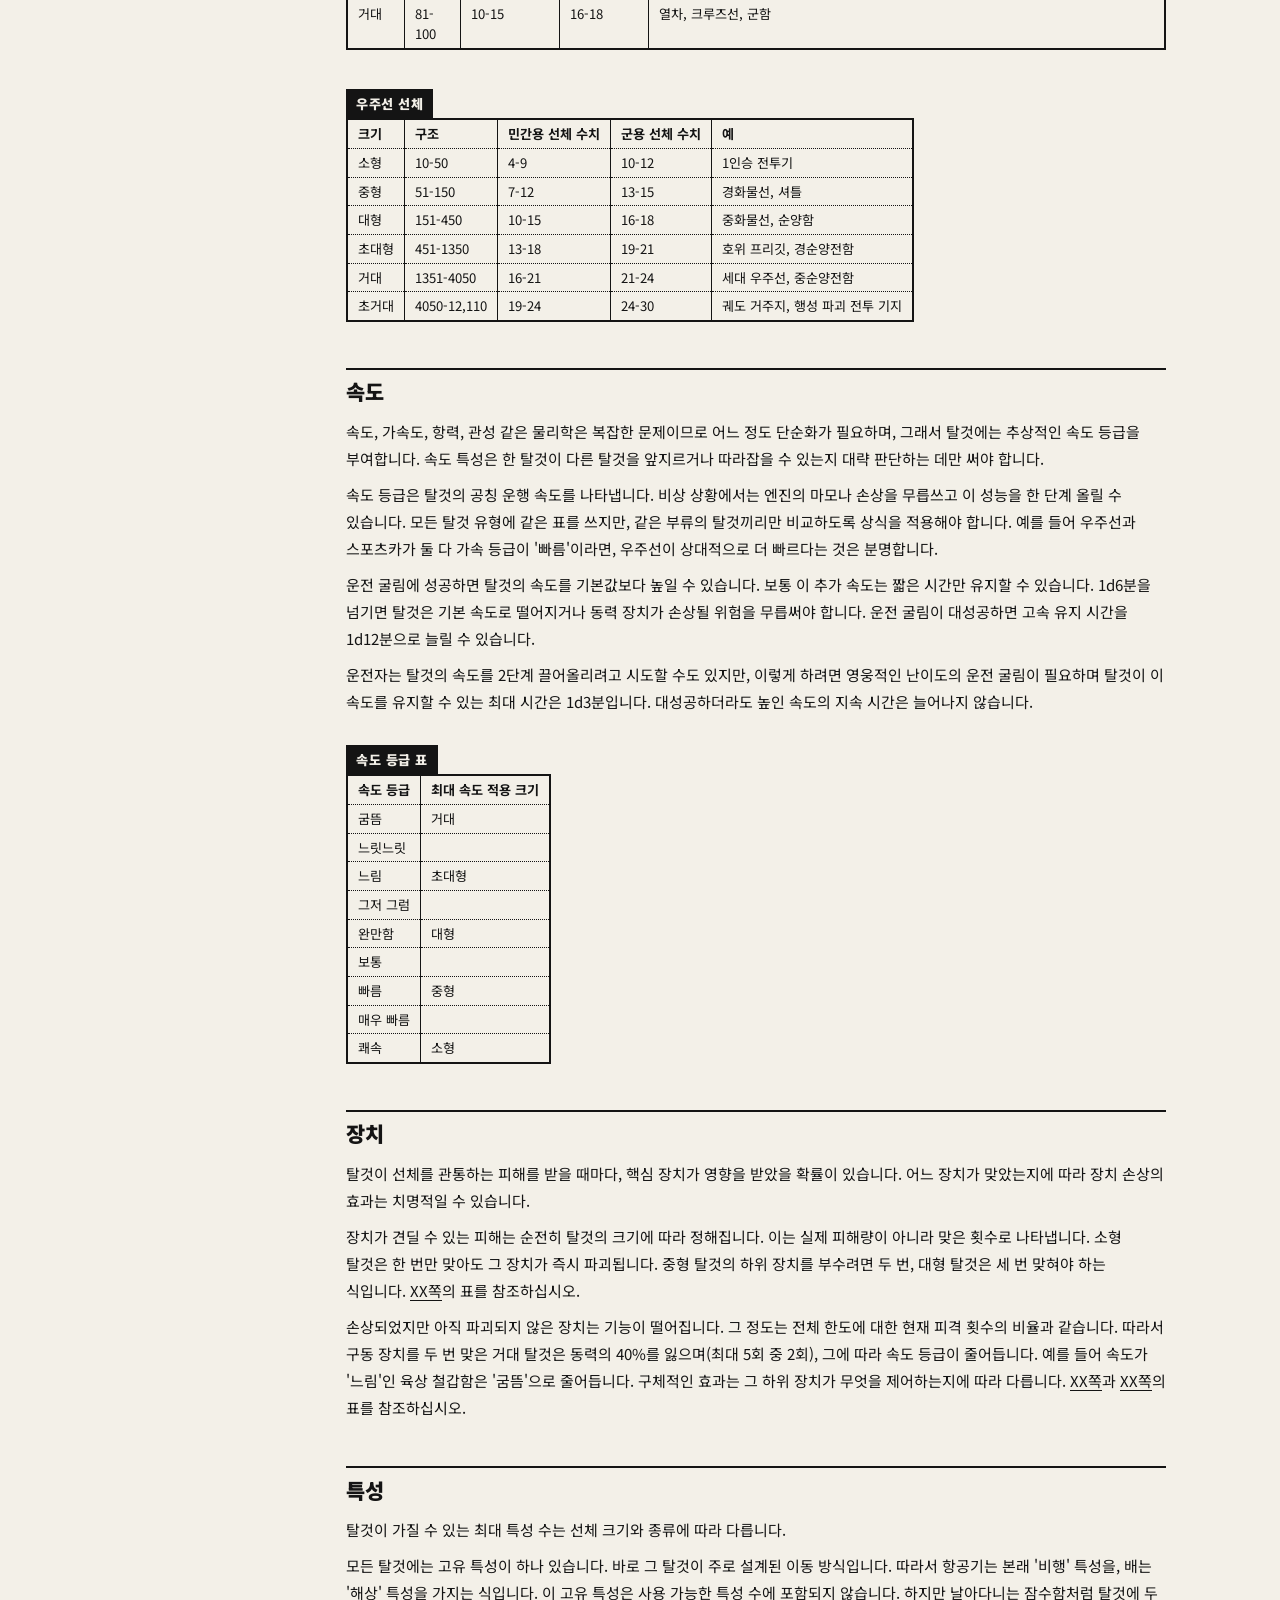
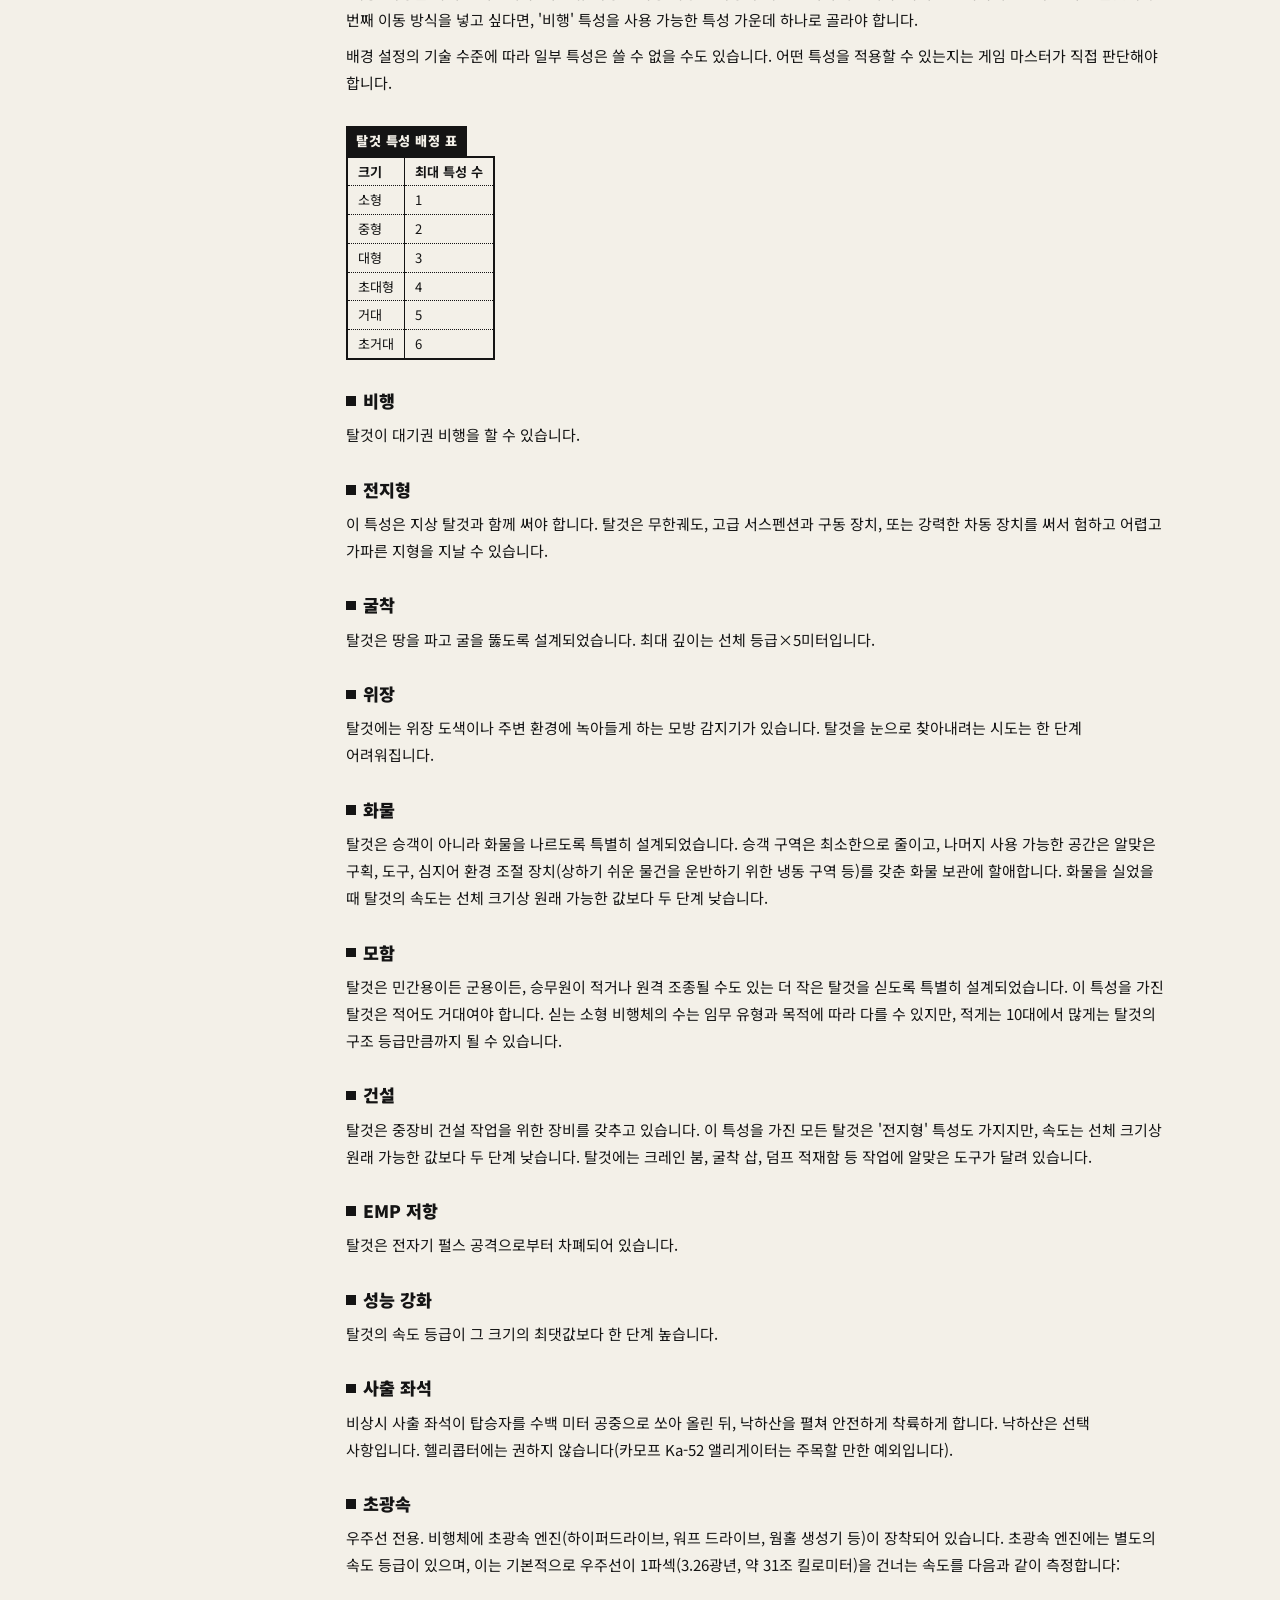
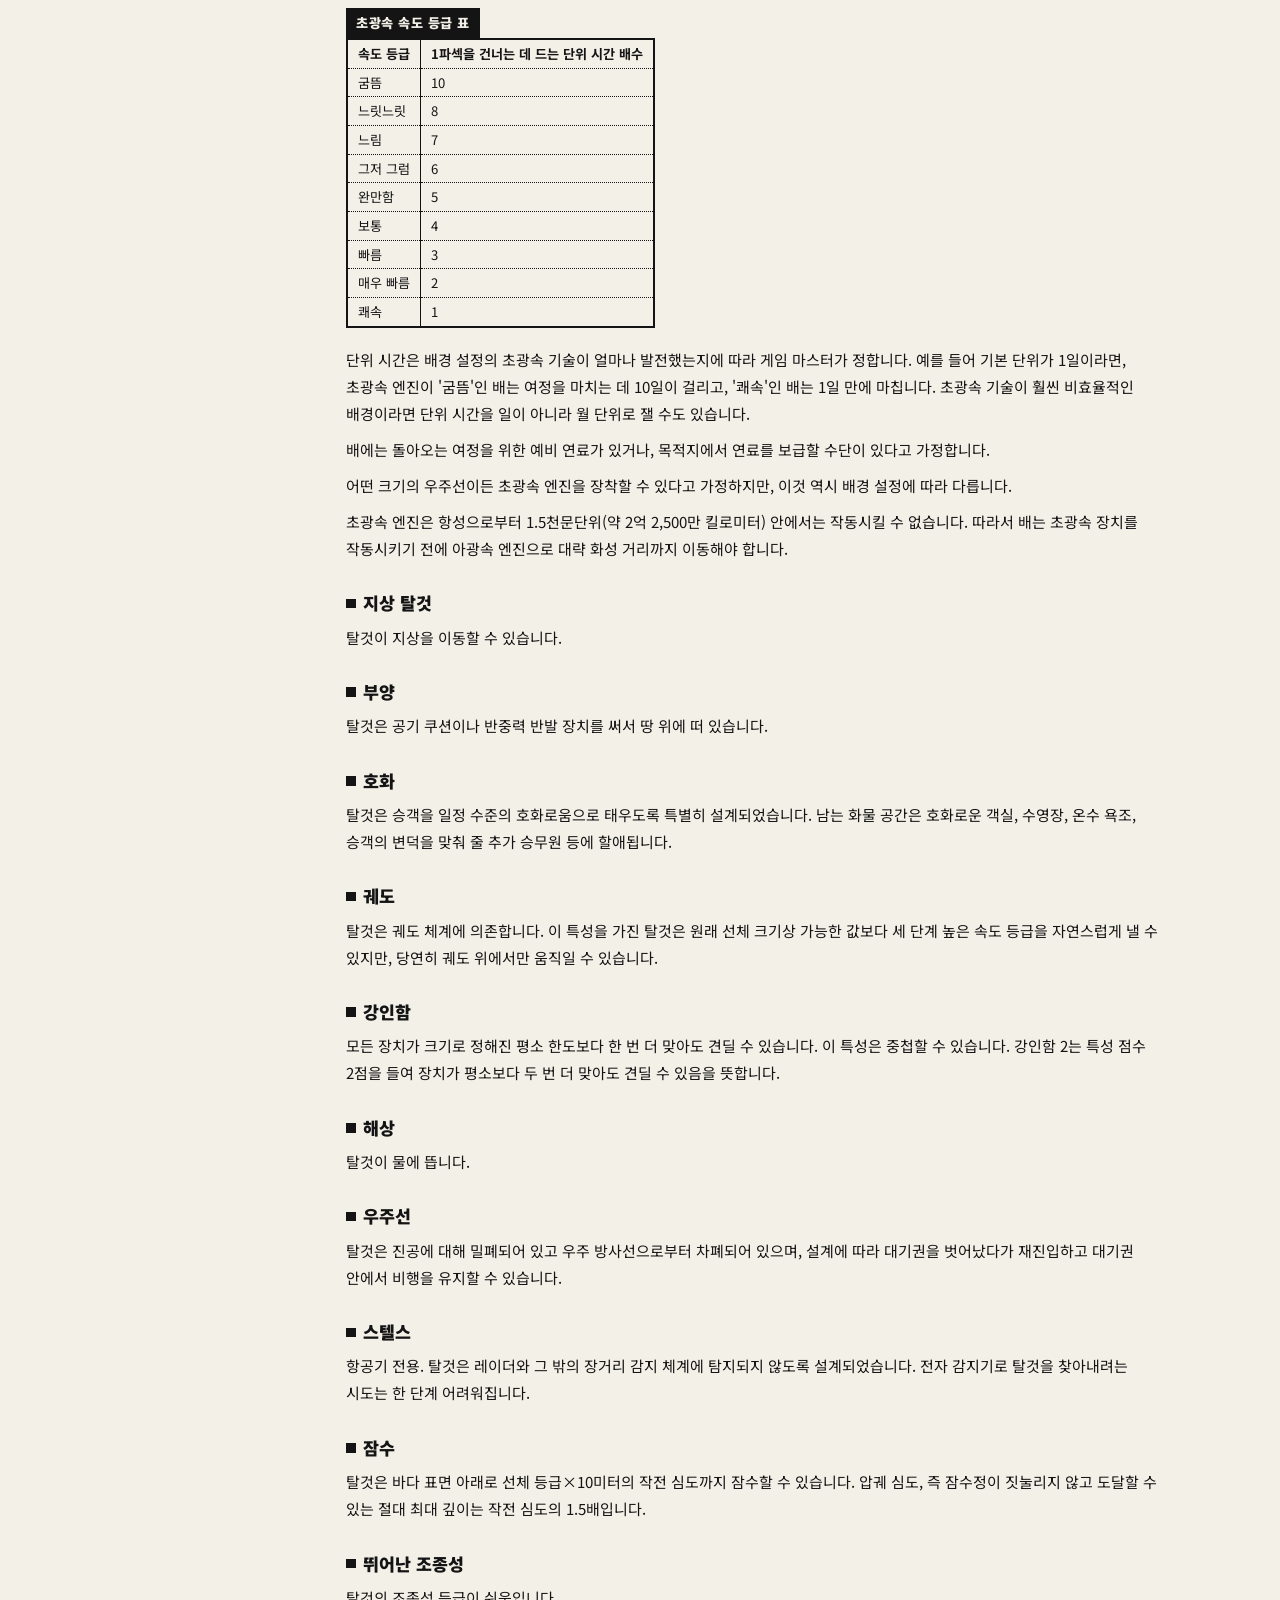
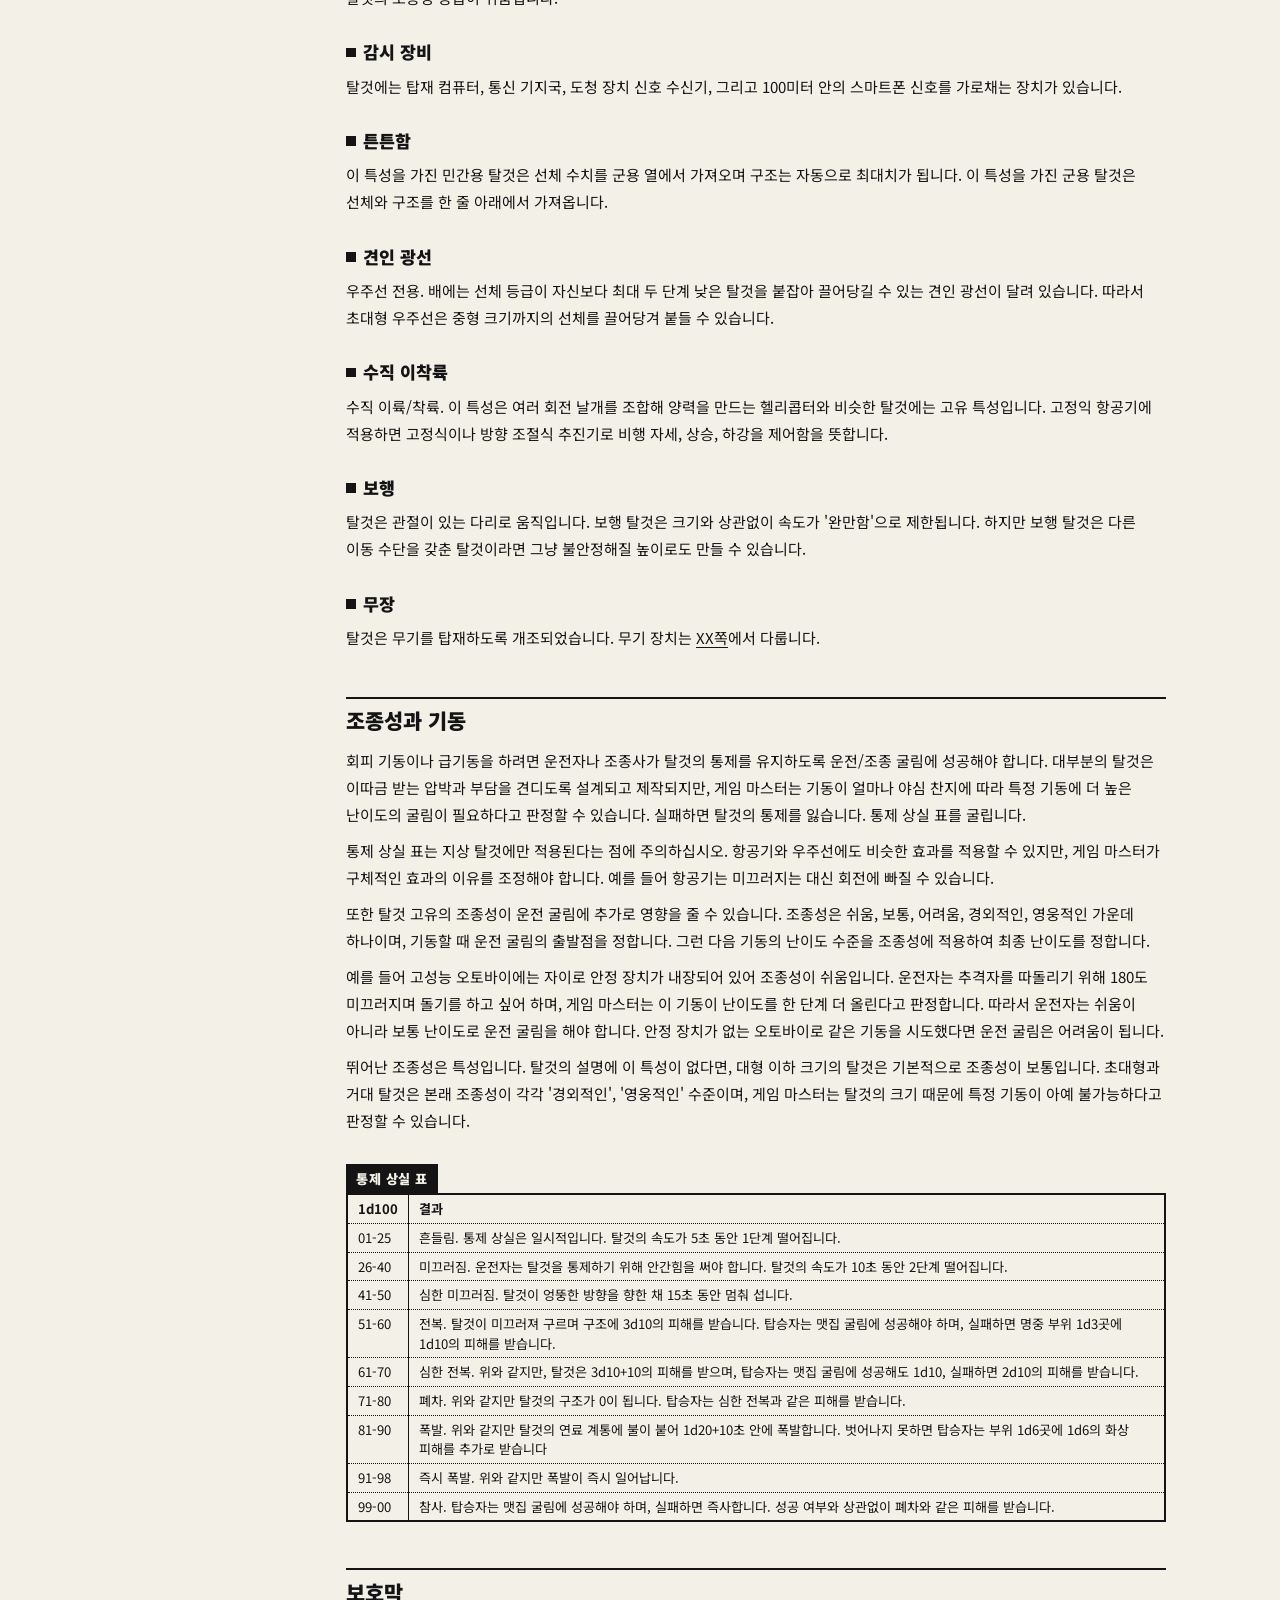
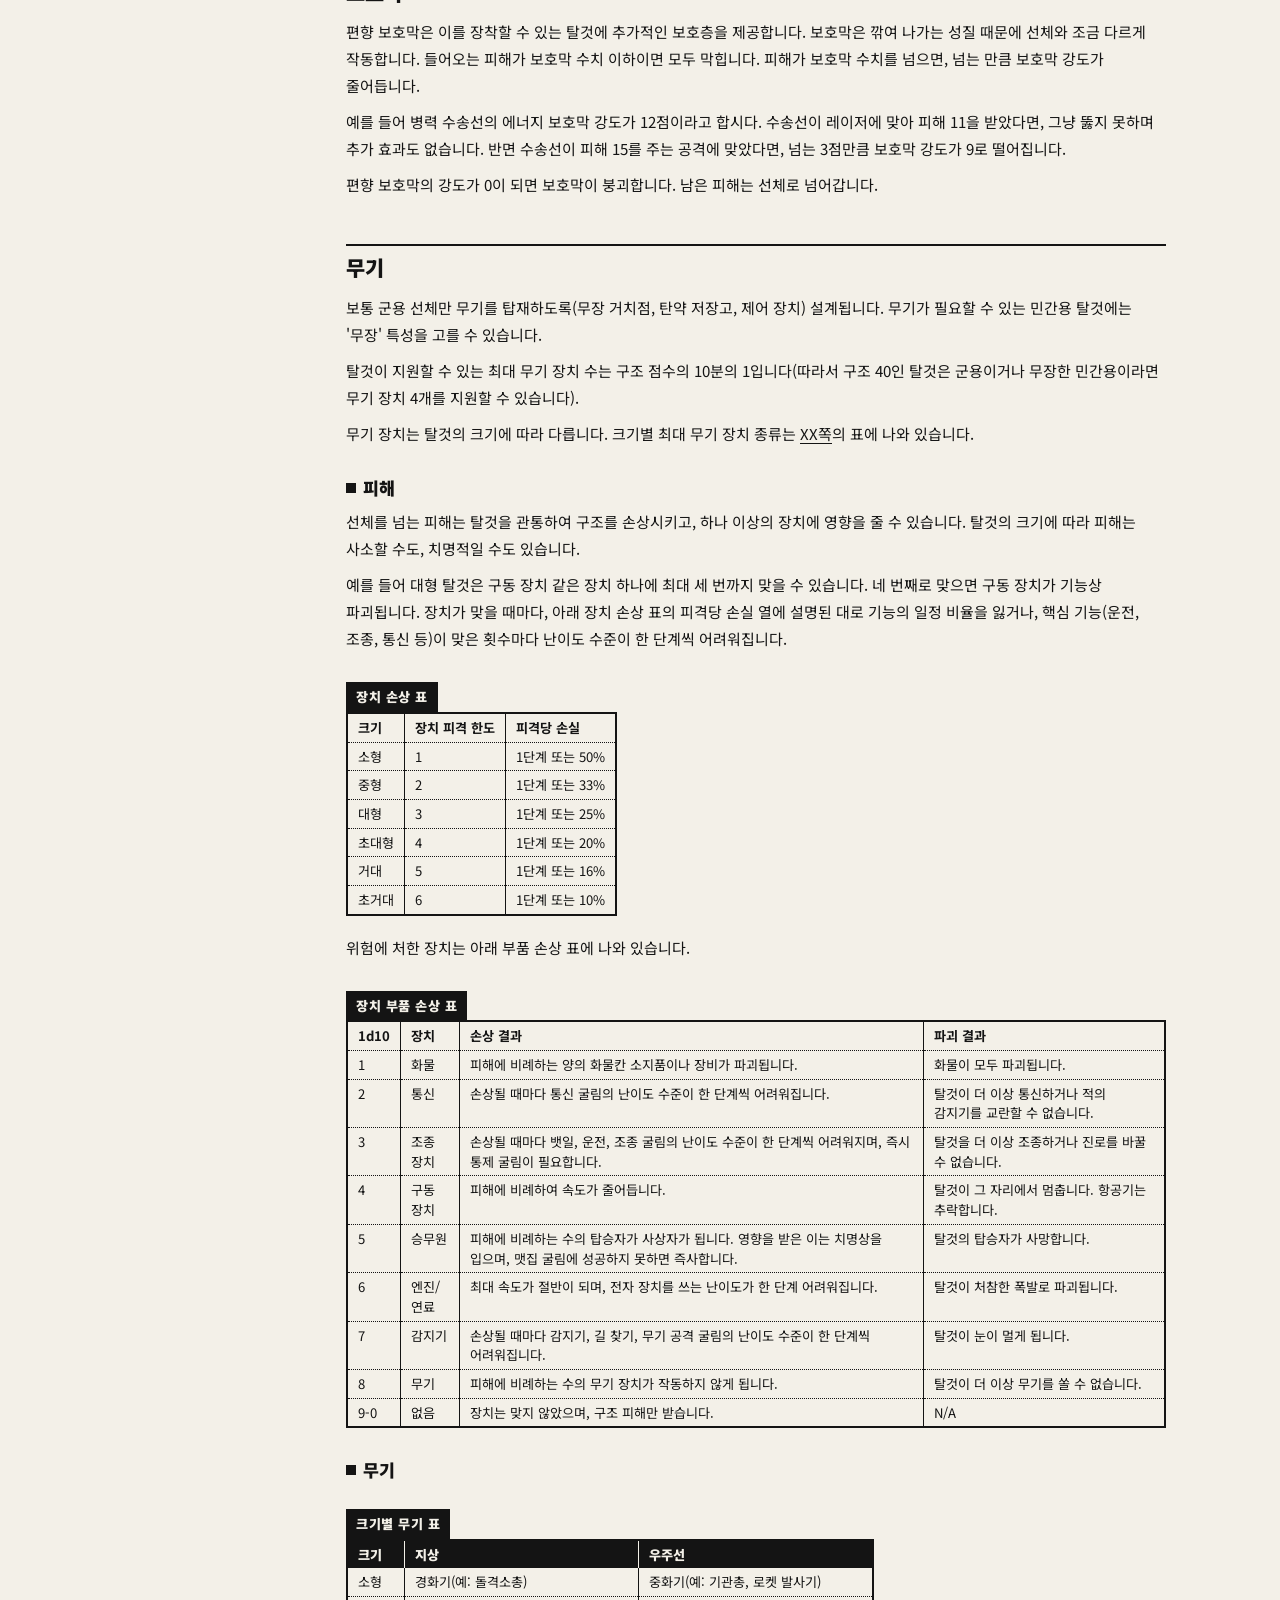
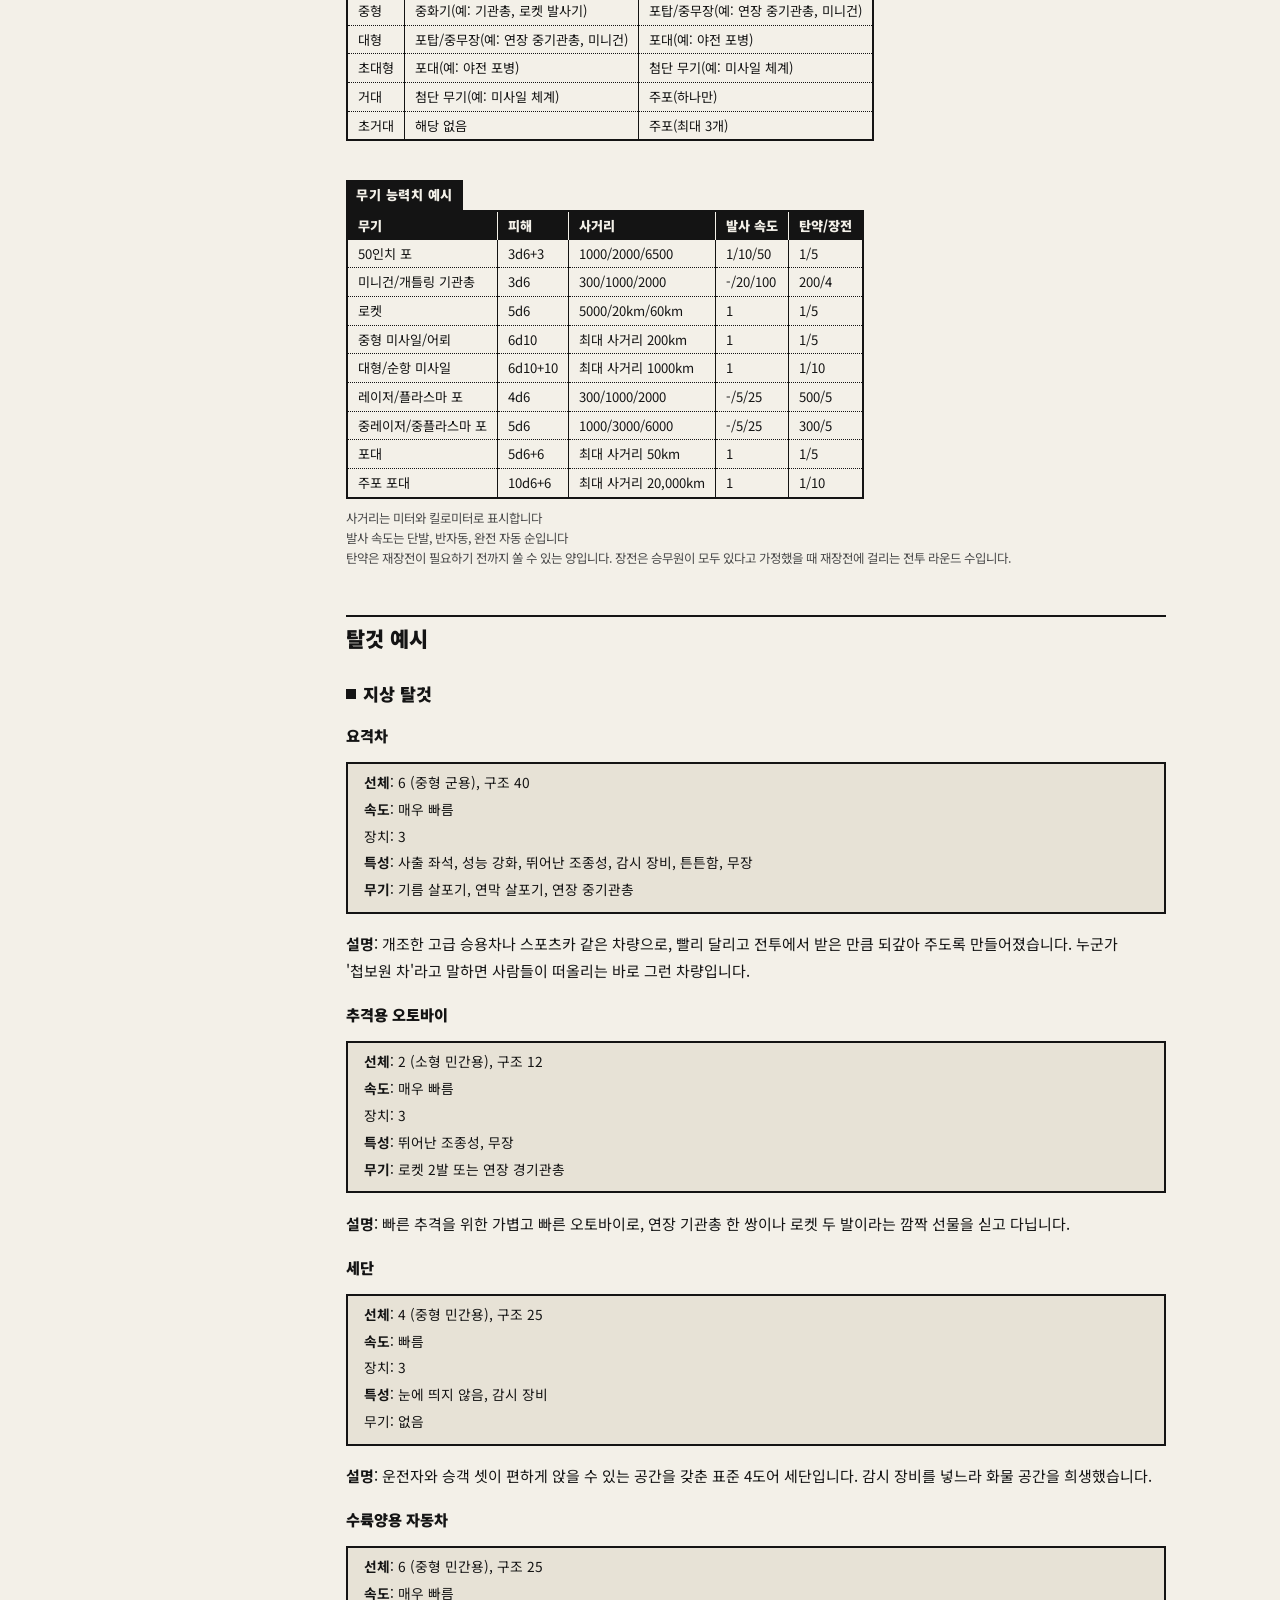
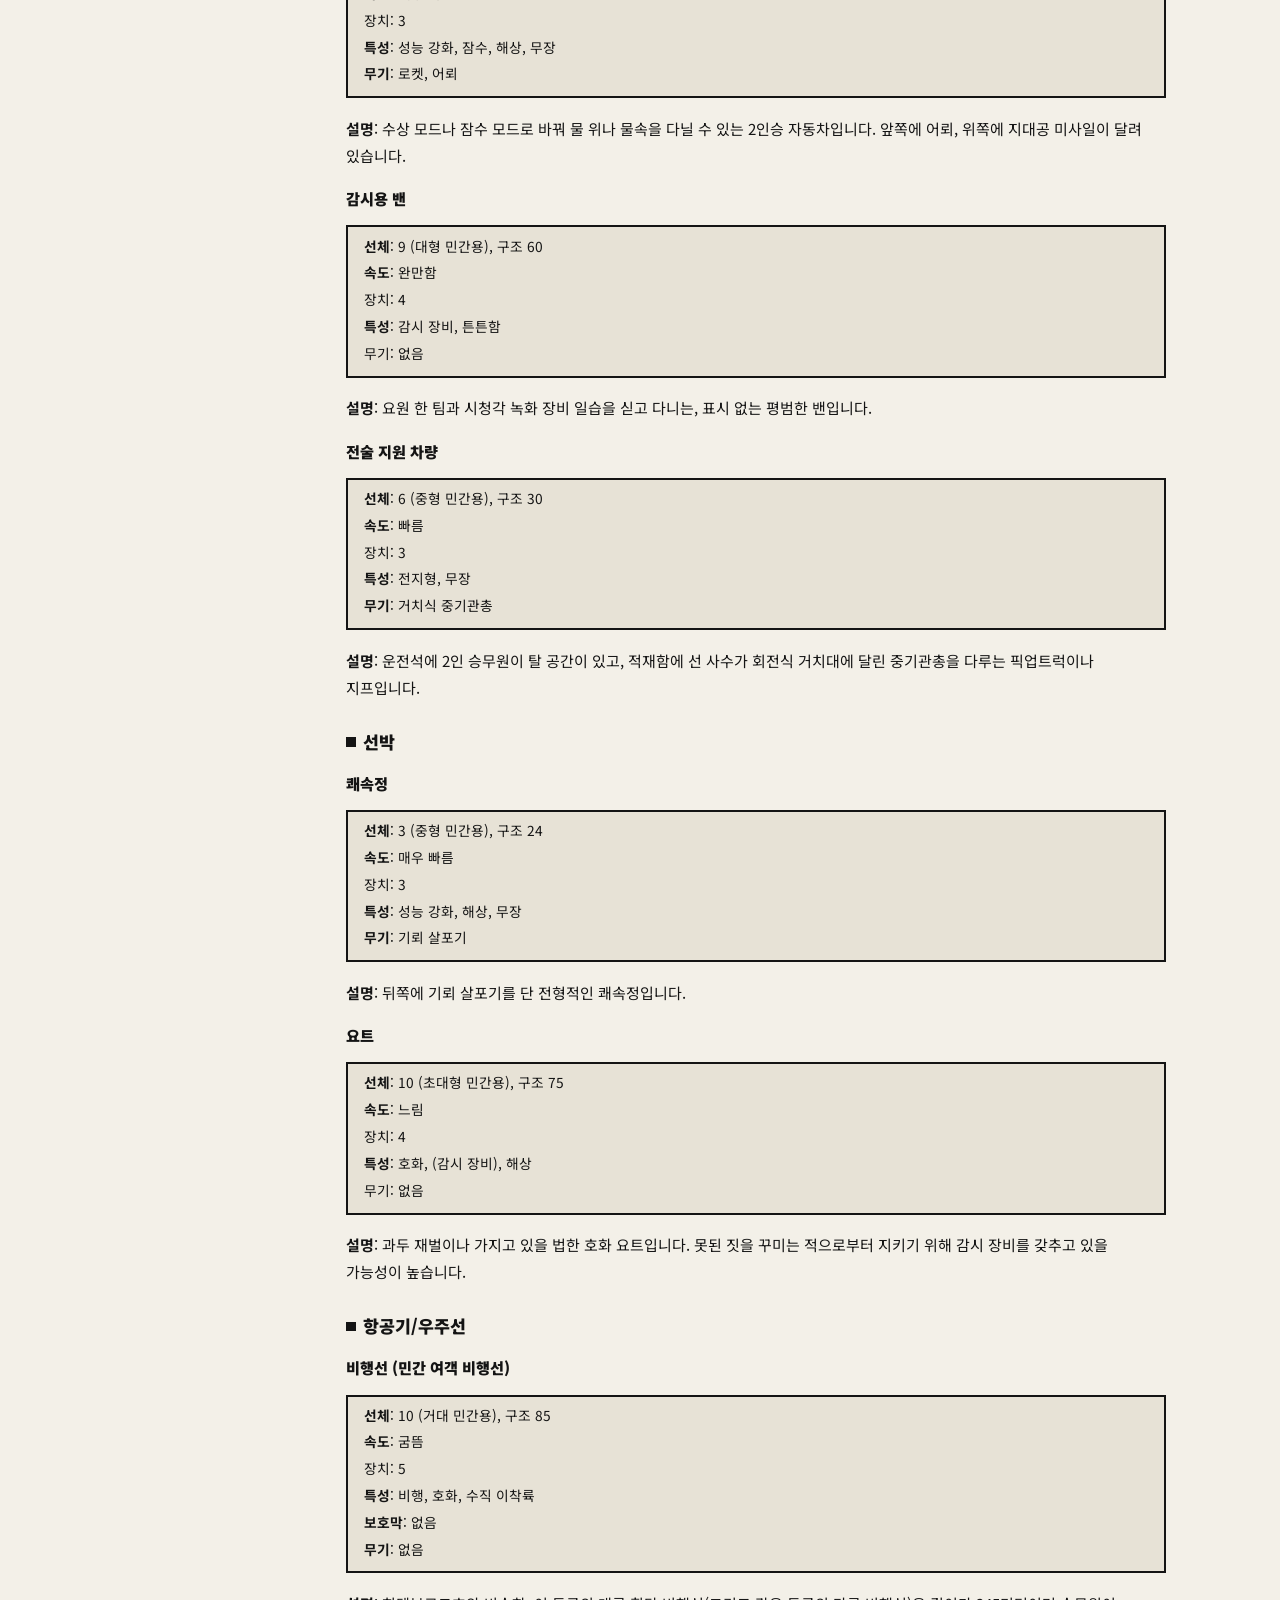
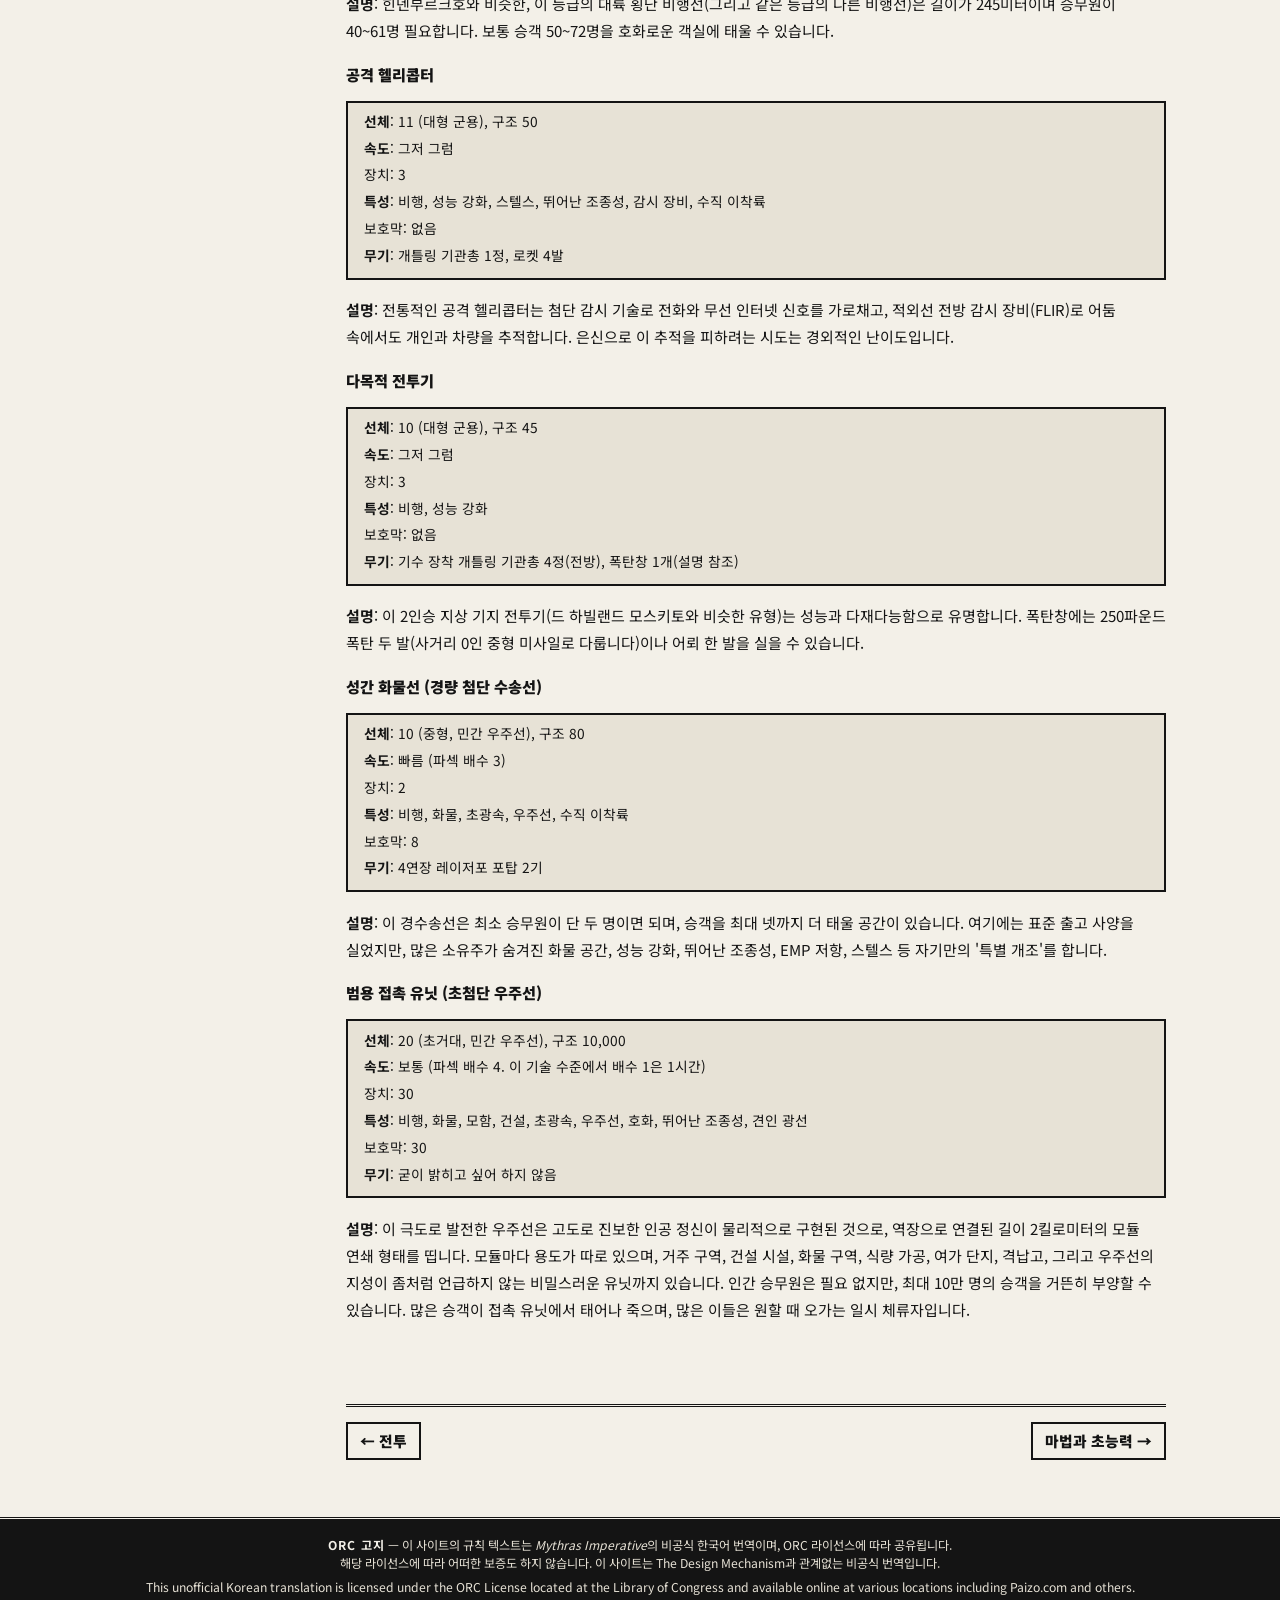
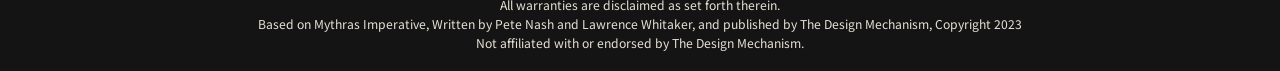
<file: vehicles.html>
<!doctype html>
<html lang="ko"><head><meta charset="utf-8">
<meta name="viewport" content="width=device-width, initial-scale=1">
<meta name="description" content="ORC 라이선스로 공개된 d100 롤플레잉 게임 규칙 Mythras Imperative SRD의 비공식 한국어 번역.">
<meta property="og:type" content="website"><meta property="og:site_name" content="미트라스 임퍼라티브 비공식 한국어 번역">
<meta property="og:title" content="탈것 | 미트라스 임퍼라티브 비공식 한국어 번역"><meta property="og:description" content="ORC 라이선스로 공개된 d100 롤플레잉 게임 규칙 Mythras Imperative SRD의 비공식 한국어 번역."><meta property="og:url" content="https://yoonsominso.github.io/mythras-imperative-ko/vehicles.html">
<title>탈것 | 미트라스 임퍼라티브 비공식 한국어 번역</title>
<link rel="preconnect" href="https://fonts.googleapis.com"><link rel="preconnect" href="https://fonts.gstatic.com" crossorigin>
<link href="https://fonts.googleapis.com/css2?family=Noto+Sans+KR:wght@400;700;900&display=swap" rel="stylesheet">
<link rel="stylesheet" href="style.css?v=7547a2e1"></head>
<body>
<header class="banner"><div class="wrap bar">
<a class="brand" href="index.html">미트라스 임퍼라티브<small>비공식 한국어 번역</small></a>
<form class="search" action="search.html"><input name="q" type="search" placeholder="사이트 검색" aria-label="사이트 검색"></form>
<button class="menu-btn" aria-label="메뉴" aria-expanded="false">메뉴</button>
</div>
<nav class="topnav"><div class="wrap"><ul><li><a href="index.html">홈</a></li><li><a href="intro.html">소개</a><ul><li><a href="intro.html#ORC-라이선스">ORC 라이선스</a></li><li><a href="intro.html#ORC-고지">ORC 고지</a></li><li><a href="intro.html#간소화">간소화</a></li><li><a href="intro.html#수치와-결과의-올림">수치와 결과의 올림</a></li><li><a href="intro.html#사용하는-주사위">사용하는 주사위</a></li></ul></li><li><a href="character.html">캐릭터</a><ul><li><a href="character.html#1단계-캐릭터-콘셉트">1단계: 캐릭터 콘셉트</a></li><li><a href="character.html#2단계-특성치">2단계: 특성치</a></li><li><a href="character.html#3단계-파생치">3단계: 파생치</a></li><li><a href="character.html#4단계-기능">4단계: 기능</a></li><li><a href="character.html#5단계-문화">5단계: 문화</a></li><li><a href="character.html#6단계-직업">6단계: 직업</a></li><li><a href="character.html#7단계-보너스-기능-점수">7단계: 보너스 기능 점수</a></li><li><a href="character.html#8단계-열정">8단계: 열정</a></li><li><a href="character.html#9단계-장비">9단계: 장비</a></li></ul></li><li><a href="skills.html">기능</a><ul><li><a href="skills.html#기능의-작동-방식">기능의 작동 방식</a></li></ul></li><li><a href="system.html">게임 시스템</a><ul><li><a href="system.html#질식">질식</a></li><li><a href="system.html#캐릭터-향상">캐릭터 향상</a></li><li><a href="system.html#질병과-독">질병과 독</a></li><li><a href="system.html#추락">추락</a></li><li><a href="system.html#피로">피로</a></li><li><a href="system.html#화재">화재</a></li><li><a href="system.html#게임-시간">게임 시간</a></li><li><a href="system.html#명중-부위">명중 부위</a></li><li><a href="system.html#부상-치유">부상 치유</a></li><li><a href="system.html#무생물">무생물</a></li><li><a href="system.html#행운점">행운점</a></li></ul></li><li><a href="combat.html">전투</a><ul><li><a href="combat.html#전투-양식-2">전투 양식</a></li><li><a href="combat.html#전투-진행하기">전투 진행하기</a></li><li><a href="combat.html#화기">화기</a></li><li><a href="combat.html#전투-라운드와-우선권">전투 라운드와 우선권</a></li><li><a href="combat.html#전투-행동-2">전투 행동</a></li><li><a href="combat.html#이동-2">이동</a></li><li><a href="combat.html#전투의-진행-방식">전투의 진행 방식</a></li><li><a href="combat.html#특수-효과-2">특수 효과</a></li><li><a href="combat.html#근접전">근접전</a></li><li><a href="combat.html#원거리-전투">원거리 전투</a></li><li><a href="combat.html#무기와-방어구">무기와 방어구</a></li></ul></li><li class="on"><a href="vehicles.html">탈것</a><ul><li><a href="vehicles.html#능력치">능력치</a></li><li><a href="vehicles.html#선체와-구조">선체와 구조</a></li><li><a href="vehicles.html#속도">속도</a></li><li><a href="vehicles.html#장치">장치</a></li><li><a href="vehicles.html#특성">특성</a></li><li><a href="vehicles.html#조종성과-기동">조종성과 기동</a></li><li><a href="vehicles.html#보호막">보호막</a></li><li><a href="vehicles.html#무기">무기</a></li><li><a href="vehicles.html#탈것-예시">탈것 예시</a></li></ul></li><li><a href="magic.html">마법과 초능력</a><ul><li><a href="magic.html#초능력의-작동-방식">초능력의 작동 방식</a></li><li><a href="magic.html#시작-초능력과-새-초능력-배우기">시작 초능력과 새 초능력 배우기</a></li><li><a href="magic.html#마법">마법</a></li><li><a href="magic.html#초능력">초능력</a></li></ul></li><li><a href="creatures.html">생물</a><ul><li><a href="creatures.html#생물-예시">생물 예시</a></li><li><a href="creatures.html#생물-능력">생물 능력</a></li></ul></li></ul></div></nav>
</header>
<div class="wrap layout has-toc"><aside class="toc"><details open><summary>목차<span class="fold"></span></summary><ul><li class="l2"><div class="row"><a href="#능력치">능력치</a></div></li><li class="l2"><div class="row"><a href="#선체와-구조">선체와 구조</a></div></li><li class="l2"><div class="row"><a href="#속도">속도</a></div></li><li class="l2"><div class="row"><a href="#장치">장치</a></div></li><li class="l2 has"><div class="row"><a href="#특성">특성</a><button class="tg" aria-label="펼치기" aria-expanded="false"></button></div><ul><li class="l3"><div class="row"><a href="#비행">비행</a></div></li><li class="l3"><div class="row"><a href="#전지형">전지형</a></div></li><li class="l3"><div class="row"><a href="#굴착">굴착</a></div></li><li class="l3"><div class="row"><a href="#위장">위장</a></div></li><li class="l3"><div class="row"><a href="#화물">화물</a></div></li><li class="l3"><div class="row"><a href="#모함">모함</a></div></li><li class="l3"><div class="row"><a href="#건설">건설</a></div></li><li class="l3"><div class="row"><a href="#EMP-저항">EMP 저항</a></div></li><li class="l3"><div class="row"><a href="#성능-강화">성능 강화</a></div></li><li class="l3"><div class="row"><a href="#사출-좌석">사출 좌석</a></div></li><li class="l3"><div class="row"><a href="#초광속">초광속</a></div></li><li class="l3"><div class="row"><a href="#지상-탈것">지상 탈것</a></div></li><li class="l3"><div class="row"><a href="#부양">부양</a></div></li><li class="l3"><div class="row"><a href="#호화">호화</a></div></li><li class="l3"><div class="row"><a href="#궤도">궤도</a></div></li><li class="l3"><div class="row"><a href="#강인함">강인함</a></div></li><li class="l3"><div class="row"><a href="#해상">해상</a></div></li><li class="l3"><div class="row"><a href="#우주선">우주선</a></div></li><li class="l3"><div class="row"><a href="#스텔스">스텔스</a></div></li><li class="l3"><div class="row"><a href="#잠수">잠수</a></div></li><li class="l3"><div class="row"><a href="#뛰어난-조종성">뛰어난 조종성</a></div></li><li class="l3"><div class="row"><a href="#감시-장비">감시 장비</a></div></li><li class="l3"><div class="row"><a href="#튼튼함">튼튼함</a></div></li><li class="l3"><div class="row"><a href="#견인-광선">견인 광선</a></div></li><li class="l3"><div class="row"><a href="#수직-이착륙">수직 이착륙</a></div></li><li class="l3"><div class="row"><a href="#보행">보행</a></div></li><li class="l3"><div class="row"><a href="#무장">무장</a></div></li></ul></li><li class="l2"><div class="row"><a href="#조종성과-기동">조종성과 기동</a></div></li><li class="l2"><div class="row"><a href="#보호막">보호막</a></div></li><li class="l2 has"><div class="row"><a href="#무기">무기</a><button class="tg" aria-label="펼치기" aria-expanded="false"></button></div><ul><li class="l3"><div class="row"><a href="#피해">피해</a></div></li><li class="l3"><div class="row"><a href="#무기-2">무기</a></div></li></ul></li><li class="l2 has"><div class="row"><a href="#탈것-예시">탈것 예시</a><button class="tg" aria-label="펼치기" aria-expanded="false"></button></div><ul><li class="l3 has"><div class="row"><a href="#지상-탈것-2">지상 탈것</a><button class="tg" aria-label="펼치기" aria-expanded="false"></button></div><ul><li class="l4"><div class="row"><a href="#요격차">요격차</a></div></li><li class="l4"><div class="row"><a href="#추격용-오토바이">추격용 오토바이</a></div></li><li class="l4"><div class="row"><a href="#세단">세단</a></div></li><li class="l4"><div class="row"><a href="#수륙양용-자동차">수륙양용 자동차</a></div></li><li class="l4"><div class="row"><a href="#감시용-밴">감시용 밴</a></div></li><li class="l4"><div class="row"><a href="#전술-지원-차량">전술 지원 차량</a></div></li></ul></li><li class="l3 has"><div class="row"><a href="#선박">선박</a><button class="tg" aria-label="펼치기" aria-expanded="false"></button></div><ul><li class="l4"><div class="row"><a href="#쾌속정">쾌속정</a></div></li><li class="l4"><div class="row"><a href="#요트">요트</a></div></li></ul></li><li class="l3 has"><div class="row"><a href="#항공기-우주선">항공기/우주선</a><button class="tg" aria-label="펼치기" aria-expanded="false"></button></div><ul><li class="l4"><div class="row"><a href="#비행선-민간-여객-비행선">비행선 (민간 여객 비행선)</a></div></li><li class="l4"><div class="row"><a href="#공격-헬리콥터">공격 헬리콥터</a></div></li><li class="l4"><div class="row"><a href="#다목적-전투기">다목적 전투기</a></div></li><li class="l4"><div class="row"><a href="#성간-화물선-경량-첨단-수송선">성간 화물선 (경량 첨단 수송선)</a></div></li><li class="l4"><div class="row"><a href="#범용-접촉-유닛-초첨단-우주선">범용 접촉 유닛 (초첨단 우주선)</a></div></li></ul></li></ul></li></ul></details></aside><main id="main"><h1>탈것</h1>
<p>미트라스 임퍼라티브에서 탈것은 반쯤 추상적인 방식으로 다룹니다. 본질적으로 탈것은 캐릭터를 A에서 B로 옮겨 주는 배경 도구이며, 자세한 묘사나 수치가 거의 필요 없습니다. 하지만 때로는 추격전이나 전투 상황에서 탈것을 표현해야 해서 게임 마스터에게 탈것의 세부 사항이 필요할 때가 있습니다.</p>
<p>이 절의 규칙은 대부분의 탈것을 표현할 수 있게 하지만, 유연성을 허용하고 이야기 전개를 돕도록 의도된 추상적인 방식입니다. 우주선과 우주 비행체는 비슷한 원리에 바탕을 두지만 조금 다릅니다.</p>
<h2 id="능력치">능력치</h2>
<p>모든 탈것은 구조, 선체, 속도, 장치, 특성, 그리고 (배경 설정에 있다면) 보호막으로 묘사됩니다.</p>
<p>크기: 모든 탈것에는 여섯 가지 크기 등급 가운데 하나가 있으며, 이것이 나머지 특성의 값이나 범위를 정합니다. 우주선은 본래 크기가 더 크고 우주 환경이 적대적이므로 값의 범위가 따로 있습니다.</p>
<p><strong>선체</strong>: 장갑을 나타냅니다</p>
<p><strong>구조</strong>: 탈것의 HP를 나타냅니다</p>
<p><strong>속도</strong>: 모든 탈것에는 기본 속도 등급이 있습니다</p>
<p><strong>장치</strong>: 동력 장치, 승무원 구역 등 탈것의 핵심 부품을 나타냅니다.</p>
<p><strong>특성</strong>: 탈것은 하나 이상의 특성을 가질 수도 있습니다. 특성은 미트라스 임퍼라티브 규칙에서 생물에게 부여하는 능력이나 전투 양식 특성처럼, 탈것의 성격을 반영하여 추가적인 게임상 묘사와 이점을 줍니다.</p>
<p><strong>보호막</strong>: 고급 에너지 조작 기술이 있는 배경 설정에서는 탈것을 보호하는 보호막이 있을 수 있지만, 지속적인 사격을 받으면 깎여 나갈 수 있습니다.</p>
<p class="table-title" id="표-탈것-크기-표">탈것 크기 표</p>
<div class="table-wrap"><table class="nw1"><tr><th><strong>크기</strong></th><th><strong>장치 피격 한도</strong></th></tr><tr><td>소형</td><td>1</td></tr><tr><td>중형</td><td>2</td></tr><tr><td>대형</td><td>3</td></tr><tr><td>초대형</td><td>4</td></tr><tr><td>거대</td><td>5</td></tr><tr><td>초거대</td><td>6</td></tr></table></div>
<h2 id="선체와-구조">선체와 구조</h2>
<p>탈것의 크기와 용도는 선체의 두께와 내부 구조의 내구성에 영향을 줍니다. 예를 들어 오토바이는 속도와 민첩성을 위해 만들어졌으므로 선체가 최소한입니다. 육상 철갑함(증기나 디젤 엔진으로 움직이는, 무한궤도나 바퀴가 달린 거대한 장갑 괴물)은 전장을 위해 설계된 훨씬 큰 탈것이므로 선체도 훨씬 큽니다. 선체의 상대적인 크기(그리고 무기에 몇 번 맞아도 보통 견딜 수 있는지)는 아래 탈것 크기 표에 요약되어 있습니다.</p>
<p>탈것이 해를 입을 때마다 들어오는 피해는 선체 수치만큼 줄어듭니다. 남은 피해는 탈것의 구조 점수에서 빼며, (관통한 피해와 같은) 백분율 확률로 장치에 영향을 줍니다. 탈것의 구조가 0이 되면 완전히 파괴되거나, 폐기해야 할 만큼 심하게 망가집니다.</p>
<p class="table-title" id="표-지상-선체">지상 선체</p>
<div class="table-wrap"><table class="nw1"><tr><td><strong>크기</strong></td><td><strong>구조</strong></td><td><strong>민간용 선체 수치</strong></td><td><strong>군용 선체 수치</strong></td><td><strong>예</strong></td></tr><tr><td>소형</td><td>1-20</td><td>1-3</td><td>4-6</td><td>오토바이, 사이드카 달린 오토바이, 소형 또는 초소형 자동차, 카누, 카약, 노 젓는 배</td></tr><tr><td>중형</td><td>21-40</td><td>1-6</td><td>7-9</td><td>세단, 패널 밴, 픽업트럭, 고급 승용차, 고급 스포츠카, 머슬카, 리무진, 구명정, 쾌속정, 행글라이더, 오토자이로</td></tr><tr><td>대형</td><td>41-60</td><td>4-9</td><td>10-12</td><td>화물차/트럭, 스트레치 리무진, SUV, 버스, 승합차, 개인용 항공기, 글라이더, 유람선, 전차, 헬리콥터, 잠수함</td></tr><tr><td>초대형</td><td>61-80</td><td>7-12</td><td>13-15</td><td>세미트레일러, 여객기, 제트기, 해안 경비정, 요트</td></tr><tr><td>거대</td><td>81-100</td><td>10-15</td><td>16-18</td><td>열차, 크루즈선, 군함</td></tr></table></div>
<p class="table-title" id="표-우주선-선체">우주선 선체</p>
<div class="table-wrap"><table class="nw1"><tr><td><strong>크기</strong></td><td><strong>구조</strong></td><td><strong>민간용 선체 수치</strong></td><td><strong>군용 선체 수치</strong></td><td><strong>예</strong></td></tr><tr><td>소형</td><td>10-50</td><td>4-9</td><td>10-12</td><td>1인승 전투기</td></tr><tr><td>중형</td><td>51-150</td><td>7-12</td><td>13-15</td><td>경화물선, 셔틀</td></tr><tr><td>대형</td><td>151-450</td><td>10-15</td><td>16-18</td><td>중화물선, 순양함</td></tr><tr><td>초대형</td><td>451-1350</td><td>13-18</td><td>19-21</td><td>호위 프리깃, 경순양전함</td></tr><tr><td>거대</td><td>1351-4050</td><td>16-21</td><td>21-24</td><td>세대 우주선, 중순양전함</td></tr><tr><td>초거대</td><td>4050-12,110</td><td>19-24</td><td>24-30</td><td>궤도 거주지, 행성 파괴 전투 기지</td></tr></table></div>
<h2 id="속도">속도</h2>
<p>속도, 가속도, 항력, 관성 같은 물리학은 복잡한 문제이므로 어느 정도 단순화가 필요하며, 그래서 탈것에는 추상적인 속도 등급을 부여합니다. 속도 특성은 한 탈것이 다른 탈것을 앞지르거나 따라잡을 수 있는지 대략 판단하는 데만 써야 합니다.</p>
<p>속도 등급은 탈것의 공칭 운행 속도를 나타냅니다. 비상 상황에서는 엔진의 마모나 손상을 무릅쓰고 이 성능을 한 단계 올릴 수 있습니다. 모든 탈것 유형에 같은 표를 쓰지만, 같은 부류의 탈것끼리만 비교하도록 상식을 적용해야 합니다. 예를 들어 우주선과 스포츠카가 둘 다 가속 등급이 &#x27;빠름&#x27;이라면, 우주선이 상대적으로 더 빠르다는 것은 분명합니다.</p>
<p>운전 굴림에 성공하면 탈것의 속도를 기본값보다 높일 수 있습니다. 보통 이 추가 속도는 짧은 시간만 유지할 수 있습니다. 1d6분을 넘기면 탈것은 기본 속도로 떨어지거나 동력 장치가 손상될 위험을 무릅써야 합니다. 운전 굴림이 대성공하면 고속 유지 시간을 1d12분으로 늘릴 수 있습니다.</p>
<p>운전자는 탈것의 속도를 2단계 끌어올리려고 시도할 수도 있지만, 이렇게 하려면 영웅적인 난이도의 운전 굴림이 필요하며 탈것이 이 속도를 유지할 수 있는 최대 시간은 1d3분입니다. 대성공하더라도 높인 속도의 지속 시간은 늘어나지 않습니다.</p>
<p class="table-title" id="표-속도-등급-표">속도 등급 표</p>
<div class="table-wrap"><table class="nw1"><tr><td><strong>속도 등급</strong></td><td><strong>최대 속도 적용 크기</strong></td></tr><tr><td>굼뜸</td><td>거대</td></tr><tr><td>느릿느릿</td><td></td></tr><tr><td>느림</td><td>초대형</td></tr><tr><td>그저 그럼</td><td></td></tr><tr><td>완만함</td><td>대형</td></tr><tr><td>보통</td><td></td></tr><tr><td>빠름</td><td>중형</td></tr><tr><td>매우 빠름</td><td></td></tr><tr><td>쾌속</td><td>소형</td></tr></table></div>
<h2 id="장치">장치</h2>
<p>탈것이 선체를 관통하는 피해를 받을 때마다, 핵심 장치가 영향을 받았을 확률이 있습니다. 어느 장치가 맞았는지에 따라 장치 손상의 효과는 치명적일 수 있습니다.</p>
<p>장치가 견딜 수 있는 피해는 순전히 탈것의 크기에 따라 정해집니다. 이는 실제 피해량이 아니라 맞은 횟수로 나타냅니다. 소형 탈것은 한 번만 맞아도 그 장치가 즉시 파괴됩니다. 중형 탈것의 하위 장치를 부수려면 두 번, 대형 탈것은 세 번 맞혀야 하는 식입니다. <a class="xref" href="vehicles.html#표-탈것-크기-표">XX쪽</a>의 표를 참조하십시오.</p>
<p>손상되었지만 아직 파괴되지 않은 장치는 기능이 떨어집니다. 그 정도는 전체 한도에 대한 현재 피격 횟수의 비율과 같습니다. 따라서 구동 장치를 두 번 맞은 거대 탈것은 동력의 40%를 잃으며(최대 5회 중 2회), 그에 따라 속도 등급이 줄어듭니다. 예를 들어 속도가 &#x27;느림&#x27;인 육상 철갑함은 &#x27;굼뜸&#x27;으로 줄어듭니다. 구체적인 효과는 그 하위 장치가 무엇을 제어하는지에 따라 다릅니다. <a class="xref" href="vehicles.html#표-장치-손상-표">XX쪽</a>과 <a class="xref" href="vehicles.html#표-장치-부품-손상-표">XX쪽</a>의 표를 참조하십시오.</p>
<h2 id="특성">특성</h2>
<p>탈것이 가질 수 있는 최대 특성 수는 선체 크기와 종류에 따라 다릅니다.</p>
<p>모든 탈것에는 고유 특성이 하나 있습니다. 바로 그 탈것이 주로 설계된 이동 방식입니다. 따라서 항공기는 본래 &#x27;비행&#x27; 특성을, 배는 &#x27;해상&#x27; 특성을 가지는 식입니다. 이 고유 특성은 사용 가능한 특성 수에 포함되지 않습니다. 하지만 날아다니는 잠수함처럼 탈것에 두 번째 이동 방식을 넣고 싶다면, &#x27;비행&#x27; 특성을 사용 가능한 특성 가운데 하나로 골라야 합니다.</p>
<p>배경 설정의 기술 수준에 따라 일부 특성은 쓸 수 없을 수도 있습니다. 어떤 특성을 적용할 수 있는지는 게임 마스터가 직접 판단해야 합니다.</p>
<p class="table-title" id="표-탈것-특성-배정-표">탈것 특성 배정 표</p>
<div class="table-wrap"><table class="nw1"><tr><td><strong>크기</strong></td><td><strong>최대 특성 수</strong></td></tr><tr><td>소형</td><td>1</td></tr><tr><td>중형</td><td>2</td></tr><tr><td>대형</td><td>3</td></tr><tr><td>초대형</td><td>4</td></tr><tr><td>거대</td><td>5</td></tr><tr><td>초거대</td><td>6</td></tr></table></div>
<h3 id="비행">비행</h3>
<p>탈것이 대기권 비행을 할 수 있습니다.</p>
<h3 id="전지형">전지형</h3>
<p>이 특성은 지상 탈것과 함께 써야 합니다. 탈것은 무한궤도, 고급 서스펜션과 구동 장치, 또는 강력한 차동 장치를 써서 험하고 어렵고 가파른 지형을 지날 수 있습니다.</p>
<h3 id="굴착">굴착</h3>
<p>탈것은 땅을 파고 굴을 뚫도록 설계되었습니다. 최대 깊이는 선체 등급×5미터입니다.</p>
<h3 id="위장">위장</h3>
<p>탈것에는 위장 도색이나 주변 환경에 녹아들게 하는 모방 감지기가 있습니다. 탈것을 눈으로 찾아내려는 시도는 한 단계 어려워집니다.</p>
<h3 id="화물">화물</h3>
<p>탈것은 승객이 아니라 화물을 나르도록 특별히 설계되었습니다. 승객 구역은 최소한으로 줄이고, 나머지 사용 가능한 공간은 알맞은 구획, 도구, 심지어 환경 조절 장치(상하기 쉬운 물건을 운반하기 위한 냉동 구역 등)를 갖춘 화물 보관에 할애합니다. 화물을 실었을 때 탈것의 속도는 선체 크기상 원래 가능한 값보다 두 단계 낮습니다.</p>
<h3 id="모함">모함</h3>
<p>탈것은 민간용이든 군용이든, 승무원이 적거나 원격 조종될 수도 있는 더 작은 탈것을 싣도록 특별히 설계되었습니다. 이 특성을 가진 탈것은 적어도 거대여야 합니다. 싣는 소형 비행체의 수는 임무 유형과 목적에 따라 다를 수 있지만, 적게는 10대에서 많게는 탈것의 구조 등급만큼까지 될 수 있습니다.</p>
<h3 id="건설">건설</h3>
<p>탈것은 중장비 건설 작업을 위한 장비를 갖추고 있습니다. 이 특성을 가진 모든 탈것은 &#x27;전지형&#x27; 특성도 가지지만, 속도는 선체 크기상 원래 가능한 값보다 두 단계 낮습니다. 탈것에는 크레인 붐, 굴착 삽, 덤프 적재함 등 작업에 알맞은 도구가 달려 있습니다.</p>
<h3 id="EMP-저항">EMP 저항</h3>
<p>탈것은 전자기 펄스 공격으로부터 차폐되어 있습니다.</p>
<h3 id="성능-강화">성능 강화</h3>
<p>탈것의 속도 등급이 그 크기의 최댓값보다 한 단계 높습니다.</p>
<h3 id="사출-좌석">사출 좌석</h3>
<p>비상시 사출 좌석이 탑승자를 수백 미터 공중으로 쏘아 올린 뒤, 낙하산을 펼쳐 안전하게 착륙하게 합니다. 낙하산은 선택 사항입니다. 헬리콥터에는 권하지 않습니다(카모프 Ka-52 앨리게이터는 주목할 만한 예외입니다).</p>
<h3 id="초광속">초광속</h3>
<p>우주선 전용. 비행체에 초광속 엔진(하이퍼드라이브, 워프 드라이브, 웜홀 생성기 등)이 장착되어 있습니다. 초광속 엔진에는 별도의 속도 등급이 있으며, 이는 기본적으로 우주선이 1파섹(3.26광년, 약 31조 킬로미터)을 건너는 속도를 다음과 같이 측정합니다:</p>
<p class="table-title" id="표-초광속-속도-등급-표">초광속 속도 등급 표</p>
<div class="table-wrap"><table class="nw1"><tr><td><strong>속도 등급</strong></td><td><strong>1파섹을 건너는 데 드는 단위 시간 배수</strong></td></tr><tr><td>굼뜸</td><td>10</td></tr><tr><td>느릿느릿</td><td>8</td></tr><tr><td>느림</td><td>7</td></tr><tr><td>그저 그럼</td><td>6</td></tr><tr><td>완만함</td><td>5</td></tr><tr><td>보통</td><td>4</td></tr><tr><td>빠름</td><td>3</td></tr><tr><td>매우 빠름</td><td>2</td></tr><tr><td>쾌속</td><td>1</td></tr></table></div>
<p>단위 시간은 배경 설정의 초광속 기술이 얼마나 발전했는지에 따라 게임 마스터가 정합니다. 예를 들어 기본 단위가 1일이라면, 초광속 엔진이 &#x27;굼뜸&#x27;인 배는 여정을 마치는 데 10일이 걸리고, &#x27;쾌속&#x27;인 배는 1일 만에 마칩니다. 초광속 기술이 훨씬 비효율적인 배경이라면 단위 시간을 일이 아니라 월 단위로 잴 수도 있습니다.</p>
<p>배에는 돌아오는 여정을 위한 예비 연료가 있거나, 목적지에서 연료를 보급할 수단이 있다고 가정합니다.</p>
<p>어떤 크기의 우주선이든 초광속 엔진을 장착할 수 있다고 가정하지만, 이것 역시 배경 설정에 따라 다릅니다.</p>
<p>초광속 엔진은 항성으로부터 1.5천문단위(약 2억 2,500만 킬로미터) 안에서는 작동시킬 수 없습니다. 따라서 배는 초광속 장치를 작동시키기 전에 아광속 엔진으로 대략 화성 거리까지 이동해야 합니다.</p>
<h3 id="지상-탈것">지상 탈것</h3>
<p>탈것이 지상을 이동할 수 있습니다.</p>
<h3 id="부양">부양</h3>
<p>탈것은 공기 쿠션이나 반중력 반발 장치를 써서 땅 위에 떠 있습니다.</p>
<h3 id="호화">호화</h3>
<p>탈것은 승객을 일정 수준의 호화로움으로 태우도록 특별히 설계되었습니다. 남는 화물 공간은 호화로운 객실, 수영장, 온수 욕조, 승객의 변덕을 맞춰 줄 추가 승무원 등에 할애됩니다.</p>
<h3 id="궤도">궤도</h3>
<p>탈것은 궤도 체계에 의존합니다. 이 특성을 가진 탈것은 원래 선체 크기상 가능한 값보다 세 단계 높은 속도 등급을 자연스럽게 낼 수 있지만, 당연히 궤도 위에서만 움직일 수 있습니다.</p>
<h3 id="강인함">강인함</h3>
<p>모든 장치가 크기로 정해진 평소 한도보다 한 번 더 맞아도 견딜 수 있습니다. 이 특성은 중첩할 수 있습니다. 강인함 2는 특성 점수 2점을 들여 장치가 평소보다 두 번 더 맞아도 견딜 수 있음을 뜻합니다.</p>
<h3 id="해상">해상</h3>
<p>탈것이 물에 뜹니다.</p>
<h3 id="우주선">우주선</h3>
<p>탈것은 진공에 대해 밀폐되어 있고 우주 방사선으로부터 차폐되어 있으며, 설계에 따라 대기권을 벗어났다가 재진입하고 대기권 안에서 비행을 유지할 수 있습니다.</p>
<h3 id="스텔스">스텔스</h3>
<p>항공기 전용. 탈것은 레이더와 그 밖의 장거리 감지 체계에 탐지되지 않도록 설계되었습니다. 전자 감지기로 탈것을 찾아내려는 시도는 한 단계 어려워집니다.</p>
<h3 id="잠수">잠수</h3>
<p>탈것은 바다 표면 아래로 선체 등급×10미터의 작전 심도까지 잠수할 수 있습니다. 압궤 심도, 즉 잠수정이 짓눌리지 않고 도달할 수 있는 절대 최대 깊이는 작전 심도의 1.5배입니다.</p>
<h3 id="뛰어난-조종성">뛰어난 조종성</h3>
<p>탈것의 조종성 등급이 쉬움입니다.</p>
<h3 id="감시-장비">감시 장비</h3>
<p>탈것에는 탑재 컴퓨터, 통신 기지국, 도청 장치 신호 수신기, 그리고 100미터 안의 스마트폰 신호를 가로채는 장치가 있습니다.</p>
<h3 id="튼튼함">튼튼함</h3>
<p>이 특성을 가진 민간용 탈것은 선체 수치를 군용 열에서 가져오며 구조는 자동으로 최대치가 됩니다. 이 특성을 가진 군용 탈것은 선체와 구조를 한 줄 아래에서 가져옵니다.</p>
<h3 id="견인-광선">견인 광선</h3>
<p>우주선 전용. 배에는 선체 등급이 자신보다 최대 두 단계 낮은 탈것을 붙잡아 끌어당길 수 있는 견인 광선이 달려 있습니다. 따라서 초대형 우주선은 중형 크기까지의 선체를 끌어당겨 붙들 수 있습니다.</p>
<h3 id="수직-이착륙">수직 이착륙</h3>
<p>수직 이륙/착륙. 이 특성은 여러 회전 날개를 조합해 양력을 만드는 헬리콥터와 비슷한 탈것에는 고유 특성입니다. 고정익 항공기에 적용하면 고정식이나 방향 조절식 추진기로 비행 자세, 상승, 하강을 제어함을 뜻합니다.</p>
<h3 id="보행">보행</h3>
<p>탈것은 관절이 있는 다리로 움직입니다. 보행 탈것은 크기와 상관없이 속도가 &#x27;완만함&#x27;으로 제한됩니다. 하지만 보행 탈것은 다른 이동 수단을 갖춘 탈것이라면 그냥 불안정해질 높이로도 만들 수 있습니다.</p>
<h3 id="무장">무장</h3>
<p>탈것은 무기를 탑재하도록 개조되었습니다. 무기 장치는 <a class="xref" href="vehicles.html#무기">XX쪽</a>에서 다룹니다.</p>
<h2 id="조종성과-기동">조종성과 기동</h2>
<p>회피 기동이나 급기동을 하려면 운전자나 조종사가 탈것의 통제를 유지하도록 운전/조종 굴림에 성공해야 합니다. 대부분의 탈것은 이따금 받는 압박과 부담을 견디도록 설계되고 제작되지만, 게임 마스터는 기동이 얼마나 야심 찬지에 따라 특정 기동에 더 높은 난이도의 굴림이 필요하다고 판정할 수 있습니다. 실패하면 탈것의 통제를 잃습니다. 통제 상실 표를 굴립니다.</p>
<p>통제 상실 표는 지상 탈것에만 적용된다는 점에 주의하십시오. 항공기와 우주선에도 비슷한 효과를 적용할 수 있지만, 게임 마스터가 구체적인 효과의 이유를 조정해야 합니다. 예를 들어 항공기는 미끄러지는 대신 회전에 빠질 수 있습니다.</p>
<p>또한 탈것 고유의 조종성이 운전 굴림에 추가로 영향을 줄 수 있습니다. 조종성은 쉬움, 보통, 어려움, 경외적인, 영웅적인 가운데 하나이며, 기동할 때 운전 굴림의 출발점을 정합니다. 그런 다음 기동의 난이도 수준을 조종성에 적용하여 최종 난이도를 정합니다.</p>
<p>예를 들어 고성능 오토바이에는 자이로 안정 장치가 내장되어 있어 조종성이 쉬움입니다. 운전자는 추격자를 따돌리기 위해 180도 미끄러지며 돌기를 하고 싶어 하며, 게임 마스터는 이 기동이 난이도를 한 단계 더 올린다고 판정합니다. 따라서 운전자는 쉬움이 아니라 보통 난이도로 운전 굴림을 해야 합니다. 안정 장치가 없는 오토바이로 같은 기동을 시도했다면 운전 굴림은 어려움이 됩니다.</p>
<p>뛰어난 조종성은 특성입니다. 탈것의 설명에 이 특성이 없다면, 대형 이하 크기의 탈것은 기본적으로 조종성이 보통입니다. 초대형과 거대 탈것은 본래 조종성이 각각 &#x27;경외적인&#x27;, &#x27;영웅적인&#x27; 수준이며, 게임 마스터는 탈것의 크기 때문에 특정 기동이 아예 불가능하다고 판정할 수 있습니다.</p>
<p class="table-title" id="표-통제-상실-표">통제 상실 표</p>
<div class="table-wrap"><table class="nw1"><tr><td><strong>1d100</strong></td><td><strong>결과</strong></td></tr><tr><td>01-25</td><td>흔들림. 통제 상실은 일시적입니다. 탈것의 속도가 5초 동안 1단계 떨어집니다.</td></tr><tr><td>26-40</td><td>미끄러짐. 운전자는 탈것을 통제하기 위해 안간힘을 써야 합니다. 탈것의 속도가 10초 동안 2단계 떨어집니다.</td></tr><tr><td>41-50</td><td>심한 미끄러짐. 탈것이 엉뚱한 방향을 향한 채 15초 동안 멈춰 섭니다.</td></tr><tr><td>51-60</td><td>전복. 탈것이 미끄러져 구르며 구조에 3d10의 피해를 받습니다. 탑승자는 맷집 굴림에 성공해야 하며, 실패하면 명중 부위 1d3곳에 1d10의 피해를 받습니다.</td></tr><tr><td>61-70</td><td>심한 전복. 위와 같지만, 탈것은 3d10+10의 피해를 받으며, 탑승자는 맷집 굴림에 성공해도 1d10, 실패하면 2d10의 피해를 받습니다.</td></tr><tr><td>71-80</td><td>폐차. 위와 같지만 탈것의 구조가 0이 됩니다. 탑승자는 심한 전복과 같은 피해를 받습니다.</td></tr><tr><td>81-90</td><td>폭발. 위와 같지만 탈것의 연료 계통에 불이 붙어 1d20+10초 안에 폭발합니다. 벗어나지 못하면 탑승자는 부위 1d6곳에 1d6의 화상 피해를 추가로 받습니다</td></tr><tr><td>91-98</td><td>즉시 폭발. 위와 같지만 폭발이 즉시 일어납니다.</td></tr><tr><td>99-00</td><td>참사. 탑승자는 맷집 굴림에 성공해야 하며, 실패하면 즉사합니다. 성공 여부와 상관없이 폐차와 같은 피해를 받습니다.</td></tr></table></div>
<h2 id="보호막">보호막</h2>
<p>편향 보호막은 이를 장착할 수 있는 탈것에 추가적인 보호층을 제공합니다. 보호막은 깎여 나가는 성질 때문에 선체와 조금 다르게 작동합니다. 들어오는 피해가 보호막 수치 이하이면 모두 막힙니다. 피해가 보호막 수치를 넘으면, 넘는 만큼 보호막 강도가 줄어듭니다.</p>
<p>예를 들어 병력 수송선의 에너지 보호막 강도가 12점이라고 합시다. 수송선이 레이저에 맞아 피해 11을 받았다면, 그냥 뚫지 못하며 추가 효과도 없습니다. 반면 수송선이 피해 15를 주는 공격에 맞았다면, 넘는 3점만큼 보호막 강도가 9로 떨어집니다.</p>
<p>편향 보호막의 강도가 0이 되면 보호막이 붕괴합니다. 남은 피해는 선체로 넘어갑니다.</p>
<h2 id="무기">무기</h2>
<p>보통 군용 선체만 무기를 탑재하도록(무장 거치점, 탄약 저장고, 제어 장치) 설계됩니다. 무기가 필요할 수 있는 민간용 탈것에는 &#x27;무장&#x27; 특성을 고를 수 있습니다.</p>
<p>탈것이 지원할 수 있는 최대 무기 장치 수는 구조 점수의 10분의 1입니다(따라서 구조 40인 탈것은 군용이거나 무장한 민간용이라면 무기 장치 4개를 지원할 수 있습니다).</p>
<p>무기 장치는 탈것의 크기에 따라 다릅니다. 크기별 최대 무기 장치 종류는 <a class="xref" href="vehicles.html#표-크기별-무기-표">XX쪽</a>의 표에 나와 있습니다.</p>
<h3 id="피해">피해</h3>
<p>선체를 넘는 피해는 탈것을 관통하여 구조를 손상시키고, 하나 이상의 장치에 영향을 줄 수 있습니다. 탈것의 크기에 따라 피해는 사소할 수도, 치명적일 수도 있습니다.</p>
<p>예를 들어 대형 탈것은 구동 장치 같은 장치 하나에 최대 세 번까지 맞을 수 있습니다. 네 번째로 맞으면 구동 장치가 기능상 파괴됩니다. 장치가 맞을 때마다, 아래 장치 손상 표의 피격당 손실 열에 설명된 대로 기능의 일정 비율을 잃거나, 핵심 기능(운전, 조종, 통신 등)이 맞은 횟수마다 난이도 수준이 한 단계씩 어려워집니다.</p>
<p class="table-title" id="표-장치-손상-표">장치 손상 표</p>
<div class="table-wrap"><table class="nw1"><tr><td><strong>크기</strong></td><td><strong>장치 피격 한도</strong></td><td><strong>피격당 손실</strong></td></tr><tr><td>소형</td><td>1</td><td>1단계 또는 50%</td></tr><tr><td>중형</td><td>2</td><td>1단계 또는 33%</td></tr><tr><td>대형</td><td>3</td><td>1단계 또는 25%</td></tr><tr><td>초대형</td><td>4</td><td>1단계 또는 20%</td></tr><tr><td>거대</td><td>5</td><td>1단계 또는 16%</td></tr><tr><td>초거대</td><td>6</td><td>1단계 또는 10%</td></tr></table></div>
<p>위험에 처한 장치는 아래 부품 손상 표에 나와 있습니다.</p>
<p class="table-title" id="표-장치-부품-손상-표">장치 부품 손상 표</p>
<div class="table-wrap"><table class="nw1"><tr><td><strong>1d10</strong></td><td><strong>장치</strong></td><td><strong>손상 결과</strong></td><td><strong>파괴 결과</strong></td></tr><tr><td>1</td><td>화물</td><td>피해에 비례하는 양의 화물칸 소지품이나 장비가 파괴됩니다.</td><td>화물이 모두 파괴됩니다.</td></tr><tr><td>2</td><td>통신</td><td>손상될 때마다 통신 굴림의 난이도 수준이 한 단계씩 어려워집니다.</td><td>탈것이 더 이상 통신하거나 적의 감지기를 교란할 수 없습니다.</td></tr><tr><td>3</td><td>조종 장치</td><td>손상될 때마다 뱃일, 운전, 조종 굴림의 난이도 수준이 한 단계씩 어려워지며, 즉시 통제 굴림이 필요합니다.</td><td>탈것을 더 이상 조종하거나 진로를 바꿀 수 없습니다.</td></tr><tr><td>4</td><td>구동 장치</td><td>피해에 비례하여 속도가 줄어듭니다.</td><td>탈것이 그 자리에서 멈춥니다. 항공기는 추락합니다.</td></tr><tr><td>5</td><td>승무원</td><td>피해에 비례하는 수의 탑승자가 사상자가 됩니다. 영향을 받은 이는 치명상을 입으며, 맷집 굴림에 성공하지 못하면 즉사합니다.</td><td>탈것의 탑승자가 사망합니다.</td></tr><tr><td>6</td><td>엔진/연료</td><td>최대 속도가 절반이 되며, 전자 장치를 쓰는 난이도가 한 단계 어려워집니다.</td><td>탈것이 처참한 폭발로 파괴됩니다.</td></tr><tr><td>7</td><td>감지기</td><td>손상될 때마다 감지기, 길 찾기, 무기 공격 굴림의 난이도 수준이 한 단계씩 어려워집니다.</td><td>탈것이 눈이 멀게 됩니다.</td></tr><tr><td>8</td><td>무기</td><td>피해에 비례하는 수의 무기 장치가 작동하지 않게 됩니다.</td><td>탈것이 더 이상 무기를 쏠 수 없습니다.</td></tr><tr><td>9-0</td><td>없음</td><td>장치는 맞지 않았으며, 구조 피해만 받습니다.</td><td>N/A</td></tr></table></div>
<h3 id="무기-2">무기</h3>
<p class="table-title" id="표-크기별-무기-표">크기별 무기 표</p>
<div class="table-wrap"><table class="nw1"><tr><th>크기</th><th>지상</th><th>우주선</th></tr><tr><td>소형</td><td>경화기(예: 돌격소총)</td><td>중화기(예: 기관총, 로켓 발사기)</td></tr><tr><td>중형</td><td>중화기(예: 기관총, 로켓 발사기)</td><td>포탑/중무장(예: 연장 중기관총, 미니건)</td></tr><tr><td>대형</td><td>포탑/중무장(예: 연장 중기관총, 미니건)</td><td>포대(예: 야전 포병)</td></tr><tr><td>초대형</td><td>포대(예: 야전 포병)</td><td>첨단 무기(예: 미사일 체계)</td></tr><tr><td>거대</td><td>첨단 무기(예: 미사일 체계)</td><td>주포(하나만)</td></tr><tr><td>초거대</td><td>해당 없음</td><td>주포(최대 3개)</td></tr></table></div>
<p class="table-title" id="표-무기-능력치-예시">무기 능력치 예시</p>
<div class="table-wrap"><table class="nw1"><tr><th>무기</th><th>피해</th><th>사거리</th><th>발사 속도</th><th>탄약/장전</th></tr><tr><td>50인치 포</td><td>3d6+3</td><td>1000/2000/6500</td><td>1/10/50</td><td>1/5</td></tr><tr><td>미니건/개틀링 기관총</td><td>3d6</td><td>300/1000/2000</td><td>-/20/100</td><td>200/4</td></tr><tr><td>로켓</td><td>5d6</td><td>5000/20km/60km</td><td>1</td><td>1/5</td></tr><tr><td>중형 미사일/어뢰</td><td>6d10</td><td>최대 사거리 200km</td><td>1</td><td>1/5</td></tr><tr><td>대형/순항 미사일</td><td>6d10+10</td><td>최대 사거리 1000km</td><td>1</td><td>1/10</td></tr><tr><td>레이저/플라스마 포</td><td>4d6</td><td>300/1000/2000</td><td>-/5/25</td><td>500/5</td></tr><tr><td>중레이저/중플라스마 포</td><td>5d6</td><td>1000/3000/6000</td><td>-/5/25</td><td>300/5</td></tr><tr><td>포대</td><td>5d6+6</td><td>최대 사거리 50km</td><td>1</td><td>1/5</td></tr><tr><td>주포 포대</td><td>10d6+6</td><td>최대 사거리 20,000km</td><td>1</td><td>1/10</td></tr></table></div>
<p class="table-note">사거리는 미터와 킬로미터로 표시합니다</p>
<p class="table-note">발사 속도는 단발, 반자동, 완전 자동 순입니다</p>
<p class="table-note">탄약은 재장전이 필요하기 전까지 쏠 수 있는 양입니다. 장전은 승무원이 모두 있다고 가정했을 때 재장전에 걸리는 전투 라운드 수입니다.</p>
<h2 id="탈것-예시">탈것 예시</h2>
<h3 id="지상-탈것-2">지상 탈것</h3>
<h4 id="요격차">요격차</h4>
<div class="box stat"><p><strong>선체</strong>: 6 (중형 군용), 구조 40</p><p><strong>속도</strong>: 매우 빠름</p><p>장치: 3</p><p><strong>특성</strong>: 사출 좌석, 성능 강화, 뛰어난 조종성, 감시 장비, 튼튼함, 무장</p><p><strong>무기</strong>: 기름 살포기, 연막 살포기, 연장 중기관총</p></div>
<p><strong>설명</strong>: 개조한 고급 승용차나 스포츠카 같은 차량으로, 빨리 달리고 전투에서 받은 만큼 되갚아 주도록 만들어졌습니다. 누군가 &#x27;첩보원 차&#x27;라고 말하면 사람들이 떠올리는 바로 그런 차량입니다.</p>
<h4 id="추격용-오토바이">추격용 오토바이</h4>
<div class="box stat"><p><strong>선체</strong>: 2 (소형 민간용), 구조 12</p><p><strong>속도</strong>: 매우 빠름</p><p>장치: 3</p><p><strong>특성</strong>: 뛰어난 조종성, 무장</p><p><strong>무기</strong>: 로켓 2발 또는 연장 경기관총</p></div>
<p><strong>설명</strong>: 빠른 추격을 위한 가볍고 빠른 오토바이로, 연장 기관총 한 쌍이나 로켓 두 발이라는 깜짝 선물을 싣고 다닙니다.</p>
<h4 id="세단">세단</h4>
<div class="box stat"><p><strong>선체</strong>: 4 (중형 민간용), 구조 25</p><p><strong>속도</strong>: 빠름</p><p>장치: 3</p><p><strong>특성</strong>: 눈에 띄지 않음, 감시 장비</p><p>무기: 없음</p></div>
<p><strong>설명</strong>: 운전자와 승객 셋이 편하게 앉을 수 있는 공간을 갖춘 표준 4도어 세단입니다. 감시 장비를 넣느라 화물 공간을 희생했습니다.</p>
<h4 id="수륙양용-자동차">수륙양용 자동차</h4>
<div class="box stat"><p><strong>선체</strong>: 6 (중형 민간용), 구조 25</p><p><strong>속도</strong>: 매우 빠름</p><p>장치: 3</p><p><strong>특성</strong>: 성능 강화, 잠수, 해상, 무장</p><p><strong>무기</strong>: 로켓, 어뢰</p></div>
<p><strong>설명</strong>: 수상 모드나 잠수 모드로 바꿔 물 위나 물속을 다닐 수 있는 2인승 자동차입니다. 앞쪽에 어뢰, 위쪽에 지대공 미사일이 달려 있습니다.</p>
<h4 id="감시용-밴">감시용 밴</h4>
<div class="box stat"><p><strong>선체</strong>: 9 (대형 민간용), 구조 60</p><p><strong>속도</strong>: 완만함</p><p>장치: 4</p><p><strong>특성</strong>: 감시 장비, 튼튼함</p><p>무기: 없음</p></div>
<p><strong>설명</strong>: 요원 한 팀과 시청각 녹화 장비 일습을 싣고 다니는, 표시 없는 평범한 밴입니다.</p>
<h4 id="전술-지원-차량">전술 지원 차량</h4>
<div class="box stat"><p><strong>선체</strong>: 6 (중형 민간용), 구조 30</p><p><strong>속도</strong>: 빠름</p><p>장치: 3</p><p><strong>특성</strong>: 전지형, 무장</p><p><strong>무기</strong>: 거치식 중기관총</p></div>
<p><strong>설명</strong>: 운전석에 2인 승무원이 탈 공간이 있고, 적재함에 선 사수가 회전식 거치대에 달린 중기관총을 다루는 픽업트럭이나 지프입니다.</p>
<h3 id="선박">선박</h3>
<h4 id="쾌속정">쾌속정</h4>
<div class="box stat"><p><strong>선체</strong>: 3 (중형 민간용), 구조 24</p><p><strong>속도</strong>: 매우 빠름</p><p>장치: 3</p><p><strong>특성</strong>: 성능 강화, 해상, 무장</p><p><strong>무기</strong>: 기뢰 살포기</p></div>
<p><strong>설명</strong>: 뒤쪽에 기뢰 살포기를 단 전형적인 쾌속정입니다.</p>
<h4 id="요트">요트</h4>
<div class="box stat"><p><strong>선체</strong>: 10 (초대형 민간용), 구조 75</p><p><strong>속도</strong>: 느림</p><p>장치: 4</p><p><strong>특성</strong>: 호화, (감시 장비), 해상</p><p>무기: 없음</p></div>
<p><strong>설명</strong>: 과두 재벌이나 가지고 있을 법한 호화 요트입니다. 못된 짓을 꾸미는 적으로부터 지키기 위해 감시 장비를 갖추고 있을 가능성이 높습니다.</p>
<h3 id="항공기-우주선">항공기/우주선</h3>
<h4 id="비행선-민간-여객-비행선">비행선 (민간 여객 비행선)</h4>
<div class="box stat"><p><strong>선체</strong>: 10 (거대 민간용), 구조 85</p><p><strong>속도</strong>: 굼뜸</p><p>장치: 5</p><p><strong>특성</strong>: 비행, 호화, 수직 이착륙</p><p><strong>보호막</strong>: 없음</p><p><strong>무기</strong>: 없음</p></div>
<p><strong>설명</strong>: 힌덴부르크호와 비슷한, 이 등급의 대륙 횡단 비행선(그리고 같은 등급의 다른 비행선)은 길이가 245미터이며 승무원이 40~61명 필요합니다. 보통 승객 50~72명을 호화로운 객실에 태울 수 있습니다.</p>
<h4 id="공격-헬리콥터">공격 헬리콥터</h4>
<div class="box stat"><p><strong>선체</strong>: 11 (대형 군용), 구조 50</p><p><strong>속도</strong>: 그저 그럼</p><p>장치: 3</p><p><strong>특성</strong>: 비행, 성능 강화, 스텔스, 뛰어난 조종성, 감시 장비, 수직 이착륙</p><p>보호막: 없음</p><p><strong>무기</strong>: 개틀링 기관총 1정, 로켓 4발</p></div>
<p><strong>설명</strong>: 전통적인 공격 헬리콥터는 첨단 감시 기술로 전화와 무선 인터넷 신호를 가로채고, 적외선 전방 감시 장비(FLIR)로 어둠 속에서도 개인과 차량을 추적합니다. 은신으로 이 추적을 피하려는 시도는 경외적인 난이도입니다.</p>
<h4 id="다목적-전투기">다목적 전투기</h4>
<div class="box stat"><p><strong>선체</strong>: 10 (대형 군용), 구조 45</p><p><strong>속도</strong>: 그저 그럼</p><p>장치: 3</p><p><strong>특성</strong>: 비행, 성능 강화</p><p>보호막: 없음</p><p><strong>무기</strong>: 기수 장착 개틀링 기관총 4정(전방), 폭탄창 1개(설명 참조)</p></div>
<p><strong>설명</strong>: 이 2인승 지상 기지 전투기(드 하빌랜드 모스키토와 비슷한 유형)는 성능과 다재다능함으로 유명합니다. 폭탄창에는 250파운드 폭탄 두 발(사거리 0인 중형 미사일로 다룹니다)이나 어뢰 한 발을 실을 수 있습니다.</p>
<h4 id="성간-화물선-경량-첨단-수송선">성간 화물선 (경량 첨단 수송선)</h4>
<div class="box stat"><p><strong>선체</strong>: 10 (중형, 민간 우주선), 구조 80</p><p><strong>속도</strong>: 빠름 (파섹 배수 3)</p><p>장치: 2</p><p><strong>특성</strong>: 비행, 화물, 초광속, 우주선, 수직 이착륙</p><p>보호막: 8</p><p><strong>무기</strong>: 4연장 레이저포 포탑 2기</p></div>
<p><strong>설명</strong>: 이 경수송선은 최소 승무원이 단 두 명이면 되며, 승객을 최대 넷까지 더 태울 공간이 있습니다. 여기에는 표준 출고 사양을 실었지만, 많은 소유주가 숨겨진 화물 공간, 성능 강화, 뛰어난 조종성, EMP 저항, 스텔스 등 자기만의 &#x27;특별 개조&#x27;를 합니다.</p>
<h4 id="범용-접촉-유닛-초첨단-우주선">범용 접촉 유닛 (초첨단 우주선)</h4>
<div class="box stat"><p><strong>선체</strong>: 20 (초거대, 민간 우주선), 구조 10,000</p><p><strong>속도</strong>: 보통 (파섹 배수 4. 이 기술 수준에서 배수 1은 1시간)</p><p>장치: 30</p><p><strong>특성</strong>: 비행, 화물, 모함, 건설, 초광속, 우주선, 호화, 뛰어난 조종성, 견인 광선</p><p>보호막: 30</p><p><strong>무기</strong>: 굳이 밝히고 싶어 하지 않음</p></div>
<p><strong>설명</strong>: 이 극도로 발전한 우주선은 고도로 진보한 인공 정신이 물리적으로 구현된 것으로, 역장으로 연결된 길이 2킬로미터의 모듈 연쇄 형태를 띱니다. 모듈마다 용도가 따로 있으며, 거주 구역, 건설 시설, 화물 구역, 식량 가공, 여가 단지, 격납고, 그리고 우주선의 지성이 좀처럼 언급하지 않는 비밀스러운 유닛까지 있습니다. 인간 승무원은 필요 없지만, 최대 10만 명의 승객을 거뜬히 부양할 수 있습니다. 많은 승객이 접촉 유닛에서 태어나 죽으며, 많은 이들은 원할 때 오가는 일시 체류자입니다.</p>
<p><br></p>
<nav class="pager"><a href="combat.html">← 전투</a><a class="next" href="magic.html">마법과 초능력 →</a></nav></main></div>
<footer><div class="wrap">
<p><strong>ORC 고지</strong> — 이 사이트의 규칙 텍스트는 <cite>Mythras Imperative</cite>의 비공식 한국어 번역이며, ORC 라이선스에 따라 공유됩니다.<br>
해당 라이선스에 따라 어떠한 보증도 하지 않습니다. 이 사이트는 The Design Mechanism과 관계없는 비공식 번역입니다.</p>
<p lang="en">This unofficial Korean translation is licensed under the ORC License located at the Library of Congress and available online at various locations including Paizo.com and others.<br>
All warranties are disclaimed as set forth therein.<br>
Based on Mythras Imperative, Written by Pete Nash and Lawrence Whitaker, and published by The Design Mechanism, Copyright 2023<br>
Not affiliated with or endorsed by The Design Mechanism.</p>
</div></footer>
<script src="site.js?v=7547a2e1"></script>
</body></html>
</file>
<file: style.css>
:root {
  --paper: #f3f0e8; --paper-2: #e7e2d6; --ink: #141414; --ink-2: #4a4a4a; --mute: #8b877d;
  --font: "Noto Sans KR", "Malgun Gothic", sans-serif;
  --rule: 3px double var(--ink);   --line: 2px solid var(--ink);    --dot: 1px dotted var(--ink);    }
* { box-sizing: border-box; }
html { scroll-padding-top: calc(var(--hh, 103px) + 16px); }  body { margin: 0; background: var(--paper); color: var(--ink); font: 15px/1.8 var(--font); word-break: keep-all; overflow-wrap: anywhere; }
a { color: inherit; text-underline-offset: 3px; }
a:hover { text-decoration-thickness: 2px; }
.wrap { max-width: 1180px; margin: 0 auto; padding: 0 16px; }
::selection { background: var(--ink); color: var(--paper); }

.toc summary, .table-title, .box-title, .result .where, .tn::before, th {
  background: var(--ink); color: var(--paper); font-weight: 900; letter-spacing: .04em;
}
.toc summary, .table-title, .box-title { font-size: .82rem; padding: 3px 10px; }
.result .where { font-size: .72rem; padding: 1px 6px; }

.banner { background: var(--paper); position: sticky; top: 0; z-index: 10; border-bottom: var(--rule); }
.bar { display: flex; align-items: center; gap: 16px; padding-top: 14px; }
.brand { text-decoration: none; font-weight: 900; font-size: 1.2rem; line-height: 1.1; }
.brand small { display: block; font-weight: 400; font-size: .72rem; letter-spacing: .05em; margin-top: 4px; color: var(--ink-2); }
.search { margin-left: auto; }
.search input { width: 200px; padding: 3px 2px; border: 0; border-bottom: 1px solid var(--ink); border-radius: 0; background: transparent; color: inherit; font: .88rem var(--font); outline: none; }
.search input::placeholder { color: var(--mute); }
.menu-btn { display: none; background: var(--paper); color: var(--ink); border: var(--line); border-radius: 0; font: 700 .85rem var(--font); padding: 3px 10px; cursor: pointer; }
.menu-btn:hover { background: var(--ink); color: var(--paper); }

.topnav { margin-top: 10px; }
.topnav ul { list-style: none; margin: 0; padding: 0; }
.topnav > .wrap > ul { display: flex; flex-wrap: wrap; gap: 2px; }
.topnav li { position: relative; }
.topnav a { display: block; padding: 7px 14px 6px; text-decoration: none; font-weight: 700; font-size: .9rem; }
.topnav a:hover { text-decoration: underline; }
.topnav > .wrap > ul > li.on > a { background: var(--ink); color: var(--paper); text-decoration: none; }
.topnav li ul { display: none; position: absolute; left: 0; top: 100%; min-width: 260px; max-height: 70vh; overflow-y: auto; background: var(--paper); border: var(--line); }
.topnav li:hover > ul, .topnav li:focus-within > ul { display: block; }
.topnav li ul li { border-bottom: var(--dot); }
.topnav li ul li:last-child { border-bottom: 0; }
.topnav li ul a { font-weight: 400; font-size: .84rem; padding: 4px 12px; }

.layout { padding-top: 28px; padding-bottom: 56px; }  .layout.has-toc { display: grid; grid-template-columns: 240px minmax(0, 1fr); gap: 40px; }
main { min-width: 0; max-width: 820px; }
.layout:not(.has-toc) main { margin: 0 auto; }
.layout.home main { max-width: none; }  .toc { position: sticky; top: calc(var(--hh, 103px) + 28px); align-self: start; max-height: calc(100vh - var(--hh, 103px) - 48px); overflow-y: auto; font-size: .82rem; line-height: 1.45; border-top: var(--line); }
.toc summary { list-style: none; display: flex; justify-content: space-between; cursor: pointer; }
.toc summary::-webkit-details-marker { display: none; }
.toc .fold::before { content: "접기 −"; font-weight: 400; }
.toc details:not([open]) .fold::before { content: "펼치기 +"; }
.toc ul { list-style: none; margin: 0; padding: 0; }
.toc > details > ul { padding-top: 4px; }
.toc li > ul { display: none; padding-left: 12px; }
.toc li.open > ul { display: block; }
.toc .row { display: flex; align-items: stretch; border-bottom: var(--dot); }
.toc a { flex: 1; display: block; padding: 3px 6px; text-decoration: none; }
.toc a:hover { text-decoration: underline; }
.toc li.l2 > .row > a { font-weight: 700; }
.toc li.l3 { font-size: .96em; }
.toc li.l4, .toc li.l5 { font-size: .94em; }
.toc a.cur { background: var(--ink); color: var(--paper); text-decoration: none; }
.toc .tg { flex: 0 0 22px; border: 0; border-left: var(--dot); background: transparent; color: var(--ink); cursor: pointer; padding: 0; font: 700 .7rem var(--font); }
.toc .tg::before { content: "+"; }
.toc li.open > .row > .tg::before { content: "−"; }
.toc .tg:hover { background: var(--ink); color: var(--paper); }
.toc::-webkit-scrollbar { width: 8px; }
.toc::-webkit-scrollbar-thumb { background: var(--ink); border: 2px solid var(--paper); }

h1, h2, h3, h4, h5 { font-weight: 900; line-height: 1.35; }
h1 { font-size: 1.9rem; margin: 0 0 .8em; padding-bottom: .25em; border-bottom: var(--rule); letter-spacing: -.01em; }
h2 { font-size: 1.3rem; margin: 2.2em 0 .6em; padding-top: .35em; border-top: var(--line); }
h3 { font-size: 1.08rem; margin: 1.7em 0 .4em; }
h3::before { content: ""; display: inline-block; width: .55em; height: .55em; background: var(--ink); margin-right: .45em; vertical-align: .12em; }
h4 { font-size: .95rem; margin: 1.3em 0 .3em; }
h5 { font-size: .9rem; margin: 1.1em 0 .3em; }
p { margin: .6em 0; }
ul, ol { padding-left: 1.4em; }
.tab { display: inline-block; width: .8em; }

.table-title { display: inline-block; margin: 1.6em 0 0; }
.table-wrap { overflow-x: auto; margin: .6em 0 1.2em; }
.table-title + .table-wrap { margin-top: 0; }
table { border-collapse: collapse; font-size: .82rem; line-height: 1.5; border: var(--line); }
th, td { padding: 4px 10px; vertical-align: top; text-align: left; border-right: 1px solid var(--ink); }
th { border-color: var(--paper); letter-spacing: 0; }
td { border-bottom: var(--dot); }
th:last-child, td:last-child { border-right: 0; }
table.nw1 tr > :first-child { white-space: nowrap; }
.table-note { font-size: .78rem; color: var(--ink-2); margin-top: -.8em; }

.box { border: var(--line); background: var(--paper-2); margin: 1.2em 0; padding: 0 16px 10px; }
.box > p { margin: .5em 0 0; }
.box-title { margin: 0 -16px; }
.box.stat { font-size: .86rem; padding-top: 4px; }
.box.stat > p { margin: .15em 0 0; }
.box.example { font-size: .9rem; padding-top: 2px; }
.traits { color: var(--ink-2); font-size: .86rem; margin-top: -.2em; border-bottom: var(--dot); padding-bottom: .3em; }

.tn { border: 1px dashed var(--ink); padding: 0 6px; font-size: .86em; background: var(--paper-2); }
.tn::before { content: "역주"; font-size: .84em; padding: 0 4px; margin-right: 5px; }

.hero { border: var(--line); padding: 26px 28px 20px; margin-bottom: 2em; text-align: center; }
.hero p { max-width: 820px; margin-left: auto; margin-right: auto; }
.hero h1 { border: 0; font-size: 2.3rem; margin: 0 0 .1em; padding: 0; }
.hero h1 span { display: block; font-weight: 400; font-size: .88rem; letter-spacing: .02em; color: var(--ink-2); margin-top: .5em; }
.chapters { list-style: none; margin: 0; padding: 0; display: grid; grid-template-columns: 1fr 1fr; grid-template-rows: repeat(4, auto); grid-auto-flow: column; column-gap: 40px; border-bottom: var(--line); }
.chapters a { display: flex; justify-content: space-between; padding: 9px 6px; border-bottom: var(--dot); text-decoration: none; font-weight: 700; font-size: 1.02rem; }
.chapters a::after { content: "→"; font-weight: 400; }
.chapters li:nth-child(4n) a { border-bottom: 0; }
.chapters a:hover { background: var(--ink); color: var(--paper); }
.origin { margin-top: 1.6em; }
.meta { font-size: .82rem; color: var(--ink-2); }

.pager { display: flex; justify-content: space-between; gap: 12px; margin-top: 3em; padding-top: 1em; border-top: var(--rule); }
.pager a { font-weight: 900; font-size: .92rem; text-decoration: none; border: var(--line); padding: 4px 12px; }
.pager a:hover { background: var(--ink); color: var(--paper); }
.pager .next { margin-left: auto; }

.result { padding: 10px 0; border-bottom: var(--dot); }
.result > a { font-weight: 900; font-size: .98rem; }
.result .where { display: inline-block; margin-left: 6px; }
.result p { margin: .2em 0 0; font-size: .9rem; }
mark { background: var(--ink); color: var(--paper); padding: 0 2px; }

footer { background: var(--ink); color: var(--paper-2); font-size: .76rem; line-height: 1.55; padding: 12px 0 14px; border-top: 3px double var(--paper); text-align: center; }
footer .wrap { max-width: none; }
footer strong { color: var(--paper); letter-spacing: .1em; }
footer p { margin: .35em 0; }

@media (max-width: 860px) {
  .search input { width: 140px; }
  .menu-btn { display: block; }
  .bar { padding-bottom: 10px; }
  .topnav { display: none; margin-top: 0; }
  .topnav.open { display: block; max-height: calc(100vh - 52px); overflow-y: auto; }
  .topnav > .wrap > ul { display: block; }
  .topnav li ul { display: none !important; }
  .layout.has-toc { display: block; }
  .toc { position: static; max-height: none; margin-bottom: 1.4em; border: var(--line); }
  .toc > details > ul { padding: 4px 8px; }
  h1 { font-size: 1.6rem; }
  .hero { padding: 20px 18px 14px; }
  .hero h1 { font-size: 1.85rem; }
  .chapters { grid-template-columns: 1fr; grid-template-rows: none; grid-auto-flow: row; }
  .chapters li:nth-child(4n) a { border-bottom: var(--dot); }
  .chapters li:last-child a { border-bottom: 0; }
}
@media (max-width: 520px) { .search { display: none; } .menu-btn { margin-left: auto; } }
</file>
